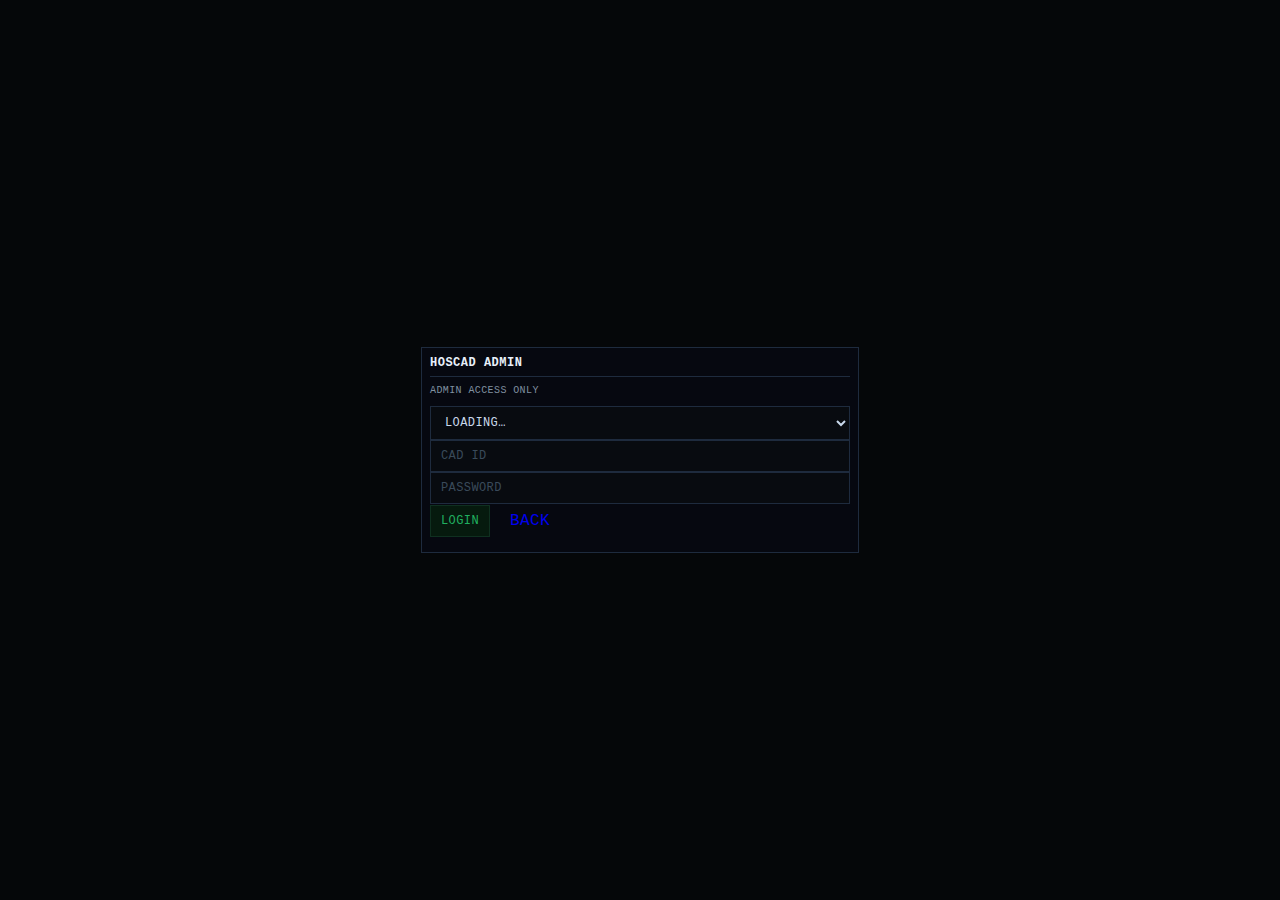
<file: admin/index.html>
<!DOCTYPE html>
<html lang="en">
<head>
  <meta charset="UTF-8" />
  <meta name="viewport" content="width=device-width, initial-scale=1" />
  <meta name="robots" content="noindex, nofollow" />
  <meta name="theme-color" content="#070a0f" />
  <title>HOSCAD ADMIN</title>
  <link rel="icon" type="image/x-icon" href="../icons/favicon.ico?v=3" />
  <link rel="stylesheet" href="../styles.css" />
  <style>
    body { padding: 0; margin: 0; }
    #loginScreen { display:flex; align-items:center; justify-content:center; min-height:100vh; }
    #adminPanel { display:none; max-width:1100px; margin:0 auto; padding:20px; }
    .admin-header { display:flex; align-items:center; gap:12px; margin-bottom:16px; border-bottom:2px solid var(--line); padding-bottom:12px; }
    .admin-title { font-size:18px; font-weight:900; color:var(--green); flex:1; }
    .admin-nav { display:flex; gap:4px; margin-bottom:16px; }
    .tab-btn { padding:6px 16px; font-size:12px; font-weight:900; background:transparent; border:1px solid var(--line); color:var(--muted); cursor:pointer; font-family:inherit; text-transform:uppercase; }
    .tab-btn.active { background:var(--blue); color:#fff; border-color:var(--blue); }
    .tab-section { display:none; }
    .tab-section.active { display:block; }
    .admin-table { width:100%; border-collapse:collapse; font-size:12px; }
    .admin-table th { text-align:left; padding:6px 10px; border-bottom:2px solid var(--line); color:var(--muted); font-weight:900; }
    .admin-table td { padding:6px 10px; border-bottom:1px solid var(--line); vertical-align:middle; }
    .admin-table tr:hover td { background:#0d1520; }
    .admin-actions { display:flex; gap:8px; margin-bottom:12px; flex-wrap:wrap; align-items:center; }
    .admin-status { font-size:11px; color:var(--muted); margin-top:4px; min-height:16px; }
    .inline-form { display:flex; gap:6px; align-items:center; flex-wrap:wrap; }
    .inline-form input { padding:4px 8px; font-size:12px; background:#0b1018; border:1px solid var(--line); color:var(--fg); font-family:inherit; text-transform:uppercase; }
    .section-title { font-size:13px; font-weight:900; color:var(--muted); margin:16px 0 8px; text-transform:uppercase; }
    .tools-grid { display:grid; grid-template-columns:repeat(auto-fill,minmax(220px,1fr)); gap:12px; margin-top:8px; }
    .tool-card { background:#0c111a; border:1px solid var(--line); padding:14px; }
    .tool-card h4 { margin:0 0 6px; font-size:12px; color:var(--muted); }
    .tool-card p { margin:0 0 10px; font-size:11px; color:#6a7a8a; }
    .tools-section-header { color:var(--muted); font-size:10px; letter-spacing:.12em; margin:18px 0 8px; border-bottom:1px solid var(--line); padding-bottom:4px; text-transform:uppercase; font-weight:900; }
    details.danger-zone { margin-top:18px; }
    details.danger-zone > summary { color:#ff6b6b; cursor:pointer; font-size:11px; font-weight:700; padding:8px; border:1px solid rgba(255,107,107,.3); background:rgba(255,107,107,.05); list-style:none; }
    details.danger-zone > summary::-webkit-details-marker { display:none; }
    details.danger-zone > summary::before { content:'▶ '; }
    details.danger-zone[open] > summary::before { content:'▼ '; }
    details.danger-zone > .tools-grid { margin-top:8px; }
    .issue-badge { background:#e09000; color:#000; border-radius:2px; padding:0 5px; font-size:10px; font-weight:900; margin-left:4px; vertical-align:middle; }
    .audit-range { display:flex; gap:4px; align-items:center; flex-wrap:wrap; }
    .audit-range input[type=date] { padding:3px 6px; font-size:11px; background:#0b1018; border:1px solid var(--line); color:var(--fg); font-family:inherit; }
  </style>
</head>
<body>

<!-- Login Screen -->
<div id="loginScreen">
  <div class="card login" style="min-width:320px;">
    <h3 style="margin-top:0;">HOSCAD ADMIN</h3>
    <div class="muted" style="margin-bottom:10px;">ADMIN ACCESS ONLY</div>
    <div class="row">
      <select id="loginRole" style="flex:1">
        <option value="">Loading…</option>
      </select>
    </div>
    <div class="row">
      <input id="loginCadId" placeholder="CAD ID" inputmode="numeric" maxlength="10" style="flex:1" />
    </div>
    <div class="row">
      <input id="loginPassword" type="password" placeholder="PASSWORD" maxlength="50" style="flex:1" />
    </div>
    <div class="row">
      <button class="btn-good" onclick="adminLogin()">LOGIN</button>
      <a href="../" class="btn-secondary" style="text-decoration:none;padding:8px 14px;">BACK</a>
    </div>
    <div id="loginErr" class="muted" style="margin-top:6px;"></div>
    <div id="forceLoginRow" style="display:none;margin-top:6px;">
      <button class="btn-warn" onclick="adminLogin(true)" style="font-size:11px;padding:4px 10px;">FORCE LOGIN (CLEAR STALE SESSION)</button>
    </div>
  </div>
</div>

<!-- Admin Panel -->
<div id="adminPanel">
  <div class="admin-header">
    <div class="admin-title">HOSCAD ADMIN</div>
    <span id="rolePill" class="pill" style="font-size:11px;"></span>
    <button class="btn-secondary" style="font-size:11px;" onclick="adminLogout()">LOGOUT</button>
    <a href="../" class="btn-secondary" style="text-decoration:none;padding:6px 12px;font-size:11px;">BOARD</a>
  </div>

  <nav class="admin-nav">
    <button class="tab-btn active" onclick="switchTab('users')">USERS</button>
    <button class="tab-btn" onclick="switchTab('units')">UNITS</button>
    <button class="tab-btn" onclick="switchTab('sessions')">SESSIONS</button>
    <button class="tab-btn" onclick="switchTab('tools')">TOOLS</button>
    <button class="tab-btn" onclick="switchTab('reports')">REPORTS</button>
    <button class="tab-btn" onclick="switchTab('types')">TYPE CODES</button>
    <button class="tab-btn" onclick="switchTab('destinations')">DESTINATIONS</button>
    <button class="tab-btn" onclick="switchTab('addresses')">ADDRESSES</button>
    <button class="tab-btn" onclick="switchTab('roster')">ROSTER</button>
    <button class="tab-btn" onclick="switchTab('crew')">CREW</button>
    <button class="tab-btn" onclick="switchTab('scope')">SCOPE</button>
    <button class="tab-btn" onclick="switchTab('dc911')">DC911</button>
    <button class="tab-btn" onclick="switchTab('issues')" style="color:#e09000;">ISSUES <span id="issuesBadge" style="display:none;" class="issue-badge"></span></button>
    <button class="tab-btn" onclick="switchTab('flags')">FEATURE FLAGS</button>
    <button class="tab-btn" onclick="switchTab('positions')">POSITIONS</button>
    <button class="tab-btn" onclick="switchTab('hazardFlags')" style="color:#f85149;">HAZARD FLAGS</button>
  </nav>

  <!-- USERS TAB -->
  <section id="tabUsers" class="tab-section active">
    <div class="admin-actions">
      <div class="inline-form">
        <input id="newUserFirst" placeholder="FIRST NAME" style="width:110px;" />
        <input id="newUserLast" placeholder="LAST NAME" style="width:110px;" />
        <button class="btn-good" style="font-size:11px;" onclick="createUser()">+ NEW USER</button>
      </div>
      <input id="usersSearch" placeholder="SEARCH..." oninput="filterUsersTable()" style="padding:4px 8px;background:#0b1018;border:1px solid var(--line);color:var(--fg);font-family:inherit;font-size:12px;width:140px;" />
      <button class="btn-secondary" style="font-size:11px;" onclick="loadUsers()">REFRESH</button>
    </div>
    <div id="usersStatus" class="admin-status">LOADING...</div>
    <table class="admin-table" id="usersTable">
      <thead><tr><th>CAD ID</th><th>USERNAME</th><th>FIRST</th><th>LAST</th><th>ROLE</th><th style="text-align:center;">BOARD</th><th style="text-align:center;">FIELD</th><th style="text-align:center;">ADMIN</th><th>LAST LOGIN</th><th>ACTIONS</th></tr></thead>
      <tbody id="usersBody"><tr><td colspan="10" class="muted">LOADING...</td></tr></tbody>
    </table>
  </section>

  <!-- UNITS TAB -->
  <section id="tabUnits" class="tab-section">
    <div class="admin-actions">
      <button class="btn-secondary" style="font-size:11px;" onclick="loadUnits()">REFRESH</button>
    </div>
    <div id="unitsStatus" class="admin-status">LOADING...</div>
    <table class="admin-table" id="unitsTable">
      <thead><tr><th>UNIT</th><th>DISPLAY</th><th>STATUS</th><th>DESTINATION</th><th>UPDATED</th><th>ACTIONS</th></tr></thead>
      <tbody id="unitsBody"><tr><td colspan="6" class="muted">LOADING...</td></tr></tbody>
    </table>
  </section>

  <!-- SESSIONS TAB -->
  <section id="tabSessions" class="tab-section">
    <div class="admin-actions">
      <button class="btn-secondary" style="font-size:11px;" onclick="loadSessions()">REFRESH</button>
      <button class="btn-danger" style="font-size:11px;" onclick="clearAllSessions()">CLEAR ALL SESSIONS</button>
    </div>
    <div id="sessionsStatus" class="admin-status">LOADING...</div>
    <table class="admin-table" id="sessionsTable">
      <thead><tr><th>USER</th><th>ROLE</th><th>LAST ACTIVE</th></tr></thead>
      <tbody id="sessionsBody"><tr><td colspan="3" class="muted">LOADING...</td></tr></tbody>
    </table>
  </section>

  <!-- REPORTS TAB -->
  <section id="tabReports" class="tab-section">
    <div class="admin-actions" style="flex-wrap:wrap;gap:6px;">
      <select id="reportPreset" style="padding:4px 8px;font-size:12px;background:#0b1018;border:1px solid var(--line);color:var(--fg);font-family:inherit;" onchange="onReportPresetChange()">
        <option value="12">LAST 12 HOURS</option>
        <option value="24" selected>LAST 24 HOURS</option>
        <option value="48">LAST 48 HOURS</option>
        <option value="168">LAST 7 DAYS</option>
        <option value="720">LAST 30 DAYS</option>
        <option value="1440">LAST 60 DAYS</option>
        <option value="2160">LAST 90 DAYS</option>
        <option value="4380">LAST 6 MONTHS</option>
        <option value="8760">LAST 12 MONTHS</option>
        <option value="custom">CUSTOM RANGE...</option>
      </select>
      <span id="customRangeInputs" style="display:none;gap:6px;align-items:center;flex-wrap:wrap;">
        <input type="date" id="reportStart" style="padding:4px 6px;font-size:12px;background:#0b1018;border:1px solid var(--line);color:var(--fg);font-family:inherit;" />
        <span class="muted" style="font-size:11px;">TO</span>
        <input type="date" id="reportEnd" style="padding:4px 6px;font-size:12px;background:#0b1018;border:1px solid var(--line);color:var(--fg);font-family:inherit;" />
      </span>
      <button class="btn-good" style="font-size:11px;" onclick="loadReports()">LOAD REPORT</button>
      <button class="btn-secondary" style="font-size:11px;" onclick="exportReportXlsx()">EXPORT XLSX</button>
    </div>
    <div id="reportsStatus" class="admin-status">SELECT WINDOW AND LOAD REPORT.</div>
    <div id="reportsContent" style="display:none;">
      <!-- OPEN AT HANDOFF — most critical for shift turnover -->
      <div id="rptOpenSection" style="margin-bottom:20px; border:1px solid #3a2010; border-radius:4px; padding:12px; background:rgba(255,128,0,.04);">
        <div class="section-title" style="color:#e09000; margin-bottom:8px;">OPEN AT HANDOFF <span id="rptOpenCount" style="font-weight:400; font-size:11px; color:#8b949e;"></span></div>
        <table class="admin-table" id="rptOpenTable">
          <thead><tr><th>ID</th><th>STATUS</th><th>TYPE</th><th>PRIORITY</th><th>SCENE</th><th>UNITS</th><th>NOTE</th><th>ELAPSED</th></tr></thead>
          <tbody id="rptOpenBody"><tr><td colspan="8" class="muted">LOADING...</td></tr></tbody>
        </table>
      </div>
      <div class="section-title">RESPONSE TIME KPIs</div>
      <table class="admin-table" id="kpiTable">
        <thead><tr><th>METRIC</th><th>AVG (MIN)</th><th>SAMPLE SIZE</th><th>TARGET (MIN)</th><th>STATUS</th></tr></thead>
        <tbody id="kpiBody"></tbody>
      </table>
      <div id="rptPercSection" style="display:none; margin-top:16px;">
        <div class="section-title">RESPONSE TIME PERCENTILES BY PRIORITY</div>
        <div class="admin-status muted" style="font-size:11px; margin-bottom:6px;">Calculated from incident timestamps. P90 = worst 10% of patient experiences.</div>
        <table class="admin-table" id="rptPercTable">
          <thead><tr><th>PRIORITY</th><th>INTERVAL</th><th>P50</th><th>P75</th><th>P90</th><th>N</th></tr></thead>
          <tbody id="rptPercBody"></tbody>
        </table>
      </div>
      <div class="section-title" style="margin-top:16px;">INCIDENTS IN WINDOW</div>
      <div id="rptIncCount" class="admin-status" style="margin-bottom:4px;"></div>
      <table class="admin-table" id="rptIncTable">
        <thead><tr><th>ID</th><th>TYPE</th><th>PRIORITY</th><th>SCENE</th><th>UNITS</th><th>STATUS</th><th>CREATED</th></tr></thead>
        <tbody id="rptIncBody"></tbody>
      </table>
      <div id="rptPriSection" style="display:none; margin-top:12px;">
        <div style="font-size:11px; font-weight:700; color:#888; letter-spacing:.06em; margin-bottom:6px;">BY PRIORITY</div>
        <table class="admin-table" style="width:auto; min-width:260px;">
          <thead><tr><th>PRIORITY</th><th>COUNT</th></tr></thead>
          <tbody id="rptPriBody"></tbody>
        </table>
      </div>
      <div class="section-title" style="margin-top:16px;">UNIT ACTIVITY</div>
      <table class="admin-table" id="rptUnitTable">
        <thead><tr><th>UNIT</th><th>DISPATCHES</th><th>D (MIN)</th><th>OS (MIN)</th><th>T (MIN)</th><th>OOS (MIN)</th><th>AV (MIN)</th></tr></thead>
        <tbody id="rptUnitBody"></tbody>
      </table>
      <div id="rptUserSection" style="display:none; margin-top:16px;">
        <div class="section-title" style="color:#4fa3e0;">USER ACTIVITY</div>
        <table class="admin-table" id="rptUserTable">
          <thead><tr><th>USER</th><th>ROLE</th><th>CAD ID</th><th>SESSIONS</th><th>ON DUTY (MIN)</th><th>INC CREATED</th><th>NOTES</th><th>ACTIONS</th><th>FIRST LOGIN</th><th>LAST ACTIVE</th></tr></thead>
          <tbody id="rptUserBody"></tbody>
        </table>
      </div>
      <div id="rptWallSection" style="display:none; margin-top:16px;">
        <div class="section-title">HOSPITAL WALL TIME BY FACILITY</div>
        <div class="admin-status muted" style="font-size:11px; margin-bottom:6px;">Time from AT HOSPITAL to HANDOFF. Target P90 ≤ 30 min.</div>
        <table class="admin-table" id="rptWallTable">
          <thead><tr><th>FACILITY</th><th>AVG (MIN)</th><th>P90 (MIN)</th><th>N</th></tr></thead>
          <tbody id="rptWallBody"></tbody>
        </table>
      </div>
      <div id="rptDispSection" style="display:none; margin-top:16px;">
        <div class="section-title">DISPOSITION BREAKDOWN</div>
        <table class="admin-table" id="rptDispTable" style="width:auto; min-width:280px;">
          <thead><tr><th>DISPOSITION</th><th>COUNT</th><th>%</th></tr></thead>
          <tbody id="rptDispBody"></tbody>
        </table>
      </div>
      <div id="rptQueueSection" style="display:none; margin-top:16px;">
        <div style="font-size:11px; font-weight:700; color:#888; letter-spacing:.06em; margin-bottom:8px;">DISPATCH MODE</div>
        <table class="admin-table" style="width:auto; min-width:340px;">
          <thead>
            <tr>
              <th>METRIC</th>
              <th>VALUE</th>
            </tr>
          </thead>
          <tbody id="rptQueueBody">
          </tbody>
        </table>
        <div id="rptAgencySection" style="display:none; margin-top:12px;">
          <div style="font-size:11px; font-weight:700; color:#888; letter-spacing:.06em; margin-bottom:6px;">BY AGENCY</div>
          <table class="admin-table" style="width:auto; min-width:260px;">
            <thead><tr><th>AGENCY</th><th>INCIDENTS</th></tr></thead>
            <tbody id="rptAgencyBody"></tbody>
          </table>
        </div>
      </div>
    </div>
  </section>

  <!-- TYPE CODES TAB -->
  <section id="tabTypes" class="tab-section">
    <div style="display:flex;align-items:center;gap:8px;flex-wrap:wrap;margin-bottom:12px;">
      <div class="section-title" style="margin:0;">INCIDENT TYPE CODES</div>
      <button class="btn-good" style="font-size:11px;" onclick="showTypeCodeForm()">+ ADD CODE</button>
      <button class="btn-secondary" style="font-size:11px;" onclick="loadTypeCodeTab()">RELOAD</button>
      <span id="typeCodesStatus" class="muted" style="font-size:11px;"></span>
    </div>
    <div id="typeCodeFormRow" style="display:none;margin-bottom:12px;background:#0c111a;border:1px solid var(--line);padding:12px;">
      <div style="display:flex;gap:8px;flex-wrap:wrap;align-items:flex-end;margin-bottom:6px;">
        <div><div style="font-size:10px;color:var(--muted);margin-bottom:3px;">CODE *</div><input id="tcFormCode" placeholder="e.g. CP1" style="width:90px;text-transform:uppercase;" maxlength="12" /></div>
        <div><div style="font-size:10px;color:var(--muted);margin-bottom:3px;">NAME *</div><input id="tcFormName" placeholder="Chest Pain" style="width:200px;" maxlength="60" /></div>
        <div><div style="font-size:10px;color:var(--muted);margin-bottom:3px;">PRIORITY *</div>
          <select id="tcFormPriority" style="width:80px;">
            <option value="">--</option>
            <option value="1">1 — Critical</option>
            <option value="2">2 — ALS</option>
            <option value="3">3 — BLS</option>
            <option value="4">4 — Routine</option>
          </select>
        </div>
        <div><div style="font-size:10px;color:var(--muted);margin-bottom:3px;">CATEGORY</div>
          <select id="tcFormCategory" style="width:130px;" onchange="toggleTcNewCat()">
            <option value="CARDIAC">CARDIAC</option>
            <option value="NEURO">NEURO</option>
            <option value="RESPIRATORY">RESPIRATORY</option>
            <option value="TRAUMA">TRAUMA</option>
            <option value="MEDICAL">MEDICAL</option>
            <option value="TRANSFER">TRANSFER</option>
            <option value="_new">+ NEW CATEGORY</option>
          </select>
          <input id="tcFormNewCategory" placeholder="NEW CATEGORY NAME" maxlength="40"
            style="display:none;margin-top:4px;width:130px;box-sizing:border-box;padding:3px 6px;background:#0b1018;border:1px solid var(--line);color:var(--fg);font-family:inherit;font-size:12px;text-transform:uppercase;" />
        </div>
        <div><div style="font-size:10px;color:var(--muted);margin-bottom:3px;">SORT ORDER</div><input id="tcFormSort" type="number" placeholder="999" style="width:70px;" /></div>
        <button class="btn-good" style="font-size:11px;" onclick="submitTypeCode()">SAVE</button>
        <button class="btn-secondary" style="font-size:11px;" onclick="hideTypeCodeForm()">CANCEL</button>
      </div>
      <div id="tcFormStatus" class="admin-status"></div>
    </div>
    <div id="typeCodesContent"></div>
  </section>

  <!-- DESTINATIONS TAB -->
  <section id="tabDestinations" class="tab-section">
    <div class="admin-actions">
      <button class="btn-good" style="font-size:11px;" onclick="showDestForm()">+ ADD DESTINATION</button>
      <button class="btn-secondary" style="font-size:11px;" onclick="loadDestinations()">REFRESH</button>
    </div>
    <div id="destFormRow" style="display:none;margin-bottom:12px;background:#0c111a;border:1px solid var(--line);padding:12px;">
      <div class="inline-form" style="gap:8px;flex-wrap:wrap;margin-bottom:6px;">
        <input id="destFormCode" placeholder="CODE (e.g. SCMC)" style="width:130px;" maxlength="20" />
        <input id="destFormName" placeholder="DISPLAY NAME" style="width:220px;" maxlength="60" />
        <button class="btn-good" style="font-size:11px;" onclick="saveDestForm()">SAVE</button>
        <button class="btn-secondary" style="font-size:11px;" onclick="hideDestForm()">CANCEL</button>
      </div>
      <div id="destFormStatus" class="admin-status"></div>
    </div>
    <div id="destsStatus" class="admin-status">LOADING...</div>
    <table class="admin-table" id="destsTable">
      <thead><tr><th>CODE</th><th>DISPLAY NAME</th><th>DIVERSION</th><th>ACTIONS</th></tr></thead>
      <tbody id="destsBody"><tr><td colspan="4" class="muted">LOADING...</td></tr></tbody>
    </table>
  </section>

  <!-- ADDRESSES TAB -->
  <section id="tabAddresses" class="tab-section">
    <div class="admin-actions">
      <button class="btn-good" style="font-size:11px;" onclick="showAddrForm()">+ ADD ADDRESS</button>
      <button class="btn-secondary" style="font-size:11px;" onclick="loadAddresses()">REFRESH</button>
    </div>
    <div id="addrFormCard" style="display:none;background:#0c111a;border:1px solid var(--line);padding:14px;margin-bottom:12px;">
      <div class="section-title" style="margin-top:0;" id="addrFormTitle">ADD ADDRESS</div>
      <div style="display:grid;grid-template-columns:repeat(auto-fill,minmax(180px,1fr));gap:8px;margin-bottom:8px;">
        <div><div class="muted" style="font-size:10px;margin-bottom:3px;">ID *</div><input id="addrFId" placeholder="SCB" style="width:100%;box-sizing:border-box;" maxlength="20" /></div>
        <div><div class="muted" style="font-size:10px;margin-bottom:3px;">NAME *</div><input id="addrFName" placeholder="ST. CHARLES BEND" style="width:100%;box-sizing:border-box;" maxlength="60" /></div>
        <div><div class="muted" style="font-size:10px;margin-bottom:3px;">ADDRESS</div><input id="addrFAddr" placeholder="2500 NE NEFF RD" style="width:100%;box-sizing:border-box;" maxlength="80" /></div>
        <div><div class="muted" style="font-size:10px;margin-bottom:3px;">CITY</div><input id="addrFCity" placeholder="BEND" style="width:100%;box-sizing:border-box;" maxlength="40" /></div>
        <div><div class="muted" style="font-size:10px;margin-bottom:3px;">STATE</div><input id="addrFState" placeholder="OR" style="width:100%;box-sizing:border-box;" maxlength="4" /></div>
        <div><div class="muted" style="font-size:10px;margin-bottom:3px;">ZIP</div><input id="addrFZip" placeholder="97701" style="width:100%;box-sizing:border-box;" maxlength="10" /></div>
        <div><div class="muted" style="font-size:10px;margin-bottom:3px;">CATEGORY</div><input id="addrFCat" placeholder="HOSPITAL" style="width:100%;box-sizing:border-box;" maxlength="30" /></div>
        <div><div class="muted" style="font-size:10px;margin-bottom:3px;">PHONE</div><input id="addrFPhone" placeholder="541-382-4321" style="width:100%;box-sizing:border-box;" maxlength="20" /></div>
      </div>
      <div style="margin-bottom:8px;">
        <div class="muted" style="font-size:10px;margin-bottom:3px;">ALIASES (PIPE-SEPARATED, LOWERCASE)</div>
        <input id="addrFAliases" placeholder="scb|st charles bend|sc bend" style="width:100%;box-sizing:border-box;max-width:500px;" maxlength="200" />
      </div>
      <div style="margin-bottom:10px;">
        <div class="muted" style="font-size:10px;margin-bottom:3px;">NOTES / CAPABILITIES</div>
        <input id="addrFNotes" placeholder="LEVEL 2 TRAUMA CENTER" style="width:100%;box-sizing:border-box;max-width:500px;" maxlength="100" />
      </div>
      <div style="display:flex;gap:8px;">
        <button class="btn-good" style="font-size:11px;" onclick="saveAddrForm()">SAVE</button>
        <button class="btn-secondary" style="font-size:11px;" onclick="hideAddrForm()">CANCEL</button>
      </div>
      <div id="addrFormStatus" class="admin-status"></div>
    </div>
    <div id="addrsStatus" class="admin-status">LOADING...</div>
    <table class="admin-table" id="addrsTable">
      <thead><tr><th>ID</th><th>NAME</th><th>ADDRESS</th><th>CITY</th><th>CATEGORY</th><th>ACTIONS</th></tr></thead>
      <tbody id="addrsBody"><tr><td colspan="6" class="muted">LOADING...</td></tr></tbody>
    </table>
  </section>

  <!-- TOOLS TAB -->
  <section id="tabTools" class="tab-section">

    <h3 class="tools-section-header">COMMUNICATIONS</h3>
    <div class="tools-grid">
      <div class="tool-card" style="grid-column:span 2;">
        <h4>BROADCAST MESSAGE</h4>
        <p>Send a system-wide message to all dispatchers on the board. Urgent messages play an alert tone.</p>
        <div style="display:flex;gap:6px;flex-wrap:wrap;align-items:center;margin-bottom:8px;">
          <input id="broadcastMsg" placeholder="MESSAGE TEXT..." maxlength="200"
            style="flex:1;min-width:200px;padding:4px 8px;font-size:12px;background:#0b1018;border:1px solid var(--line);color:var(--fg);font-family:inherit;text-transform:uppercase;" />
          <label style="display:flex;align-items:center;gap:4px;font-size:11px;white-space:nowrap;"><input type="checkbox" id="broadcastUrgent" /> URGENT</label>
          <button class="btn-good" style="font-size:11px;" onclick="sendAdminBroadcast()">SEND</button>
        </div>
        <div id="broadcastStatus" class="admin-status"></div>
      </div>
      <div class="tool-card" style="grid-column:span 2;">
        <h4>SYSTEM BANNERS</h4>
        <p>Set persistent banners visible to all dispatchers on the board. ALERT = red (high-priority). NOTE = yellow (informational).</p>
        <div style="display:flex;gap:6px;flex-wrap:wrap;align-items:center;margin-bottom:6px;">
          <span style="font-size:11px;font-weight:700;color:#ff6b6b;width:44px;flex-shrink:0;">ALERT:</span>
          <input id="bannerAlertMsg" placeholder="ALERT MESSAGE..." maxlength="200"
            style="flex:1;min-width:160px;padding:4px 8px;font-size:12px;background:#0b1018;border:1px solid var(--line);color:var(--fg);font-family:inherit;text-transform:uppercase;" />
          <button class="btn-secondary" style="font-size:11px;" onclick="setAdminBanner('ALERT')">SET</button>
          <button class="btn-danger" style="font-size:11px;" onclick="clearAdminBanner('ALERT')">CLEAR</button>
        </div>
        <div style="display:flex;gap:6px;flex-wrap:wrap;align-items:center;margin-bottom:6px;">
          <span style="font-size:11px;font-weight:700;color:#ffd66b;width:44px;flex-shrink:0;">NOTE:</span>
          <input id="bannerNoteMsg" placeholder="NOTE MESSAGE..." maxlength="200"
            style="flex:1;min-width:160px;padding:4px 8px;font-size:12px;background:#0b1018;border:1px solid var(--line);color:var(--fg);font-family:inherit;text-transform:uppercase;" />
          <button class="btn-secondary" style="font-size:11px;" onclick="setAdminBanner('NOTE')">SET</button>
          <button class="btn-secondary" style="font-size:11px;" onclick="clearAdminBanner('NOTE')">CLEAR</button>
        </div>
        <div id="bannerStatus" class="admin-status"></div>
      </div>
    </div>

    <h3 class="tools-section-header">INTEGRATION</h3>
    <div class="tools-grid">
      <div class="tool-card">
        <h4>DC911 CADVIEW</h4>
        <p>Deschutes County 911 CadView integration. Configure sync settings and unit filters.</p>
        <button class="btn-secondary" style="font-size:11px;" onclick="switchTab('dc911')">OPEN DC911 TAB →</button>
      </div>
      <div class="tool-card">
        <h4>CLEAR PP UNITS</h4>
        <p>Remove all PulsePoint-sourced units from the board. Use after disabling PP feed or to clear stale data.</p>
        <button class="btn-danger" onclick="clearPpUnits()">CLEAR PP UNITS</button>
        <div id="clearPpStatus" class="admin-status"></div>
      </div>
    </div>

    <h3 class="tools-section-header">MAINTENANCE</h3>
    <div class="tools-grid">
      <div class="tool-card">
        <h4>REBACKFILL CANONICAL ADDRESSES</h4>
        <p>Re-process all incident addresses through TypeScript normalizeAddress(). Run after a normalization logic change. IT role required.</p>
        <button class="btn-secondary" onclick="runRebackfillCanonicalAddresses()">RUN REBACKFILL</button>
        <div id="rebackfillCanonicalResult" class="admin-status"></div>
      </div>
      <div class="tool-card">
        <h4>RUN PURGE</h4>
        <p>Delete old audit records and closed incidents beyond retention window.</p>
        <button class="btn-secondary" onclick="runPurge()">RUN PURGE</button>
        <div id="purgeStatus" class="admin-status"></div>
      </div>
      <div class="tool-card">
        <h4>EXPORT AUDIT CSV</h4>
        <p>Download auth audit log as CSV. Select date range then export.</p>
        <div class="audit-range" style="margin-bottom:6px;">
          <input type="date" id="auditExportStart" />
          <span class="muted" style="font-size:10px;">TO</span>
          <input type="date" id="auditExportEnd" />
          <button class="btn-secondary" style="font-size:11px;" onclick="exportAuditDateRange()">EXPORT CSV</button>
        </div>
        <div id="exportStatus" class="admin-status"></div>
      </div>
    </div>

    <details class="danger-zone">
      <summary>⚠ DANGER ZONE — CLICK TO EXPAND</summary>
      <div class="tools-grid" style="margin-top:12px;">
        <div class="tool-card">
          <h4>CLEAR DATA</h4>
          <p>Permanently clear units, incidents, messages, or sessions data. Cannot be undone.</p>
          <div style="display:flex;gap:6px;flex-wrap:wrap;margin-bottom:8px;">
            <select id="clearWhat" style="padding:4px 8px;font-size:12px;background:#0b1018;border:1px solid var(--line);color:var(--fg);font-family:inherit;">
              <option value="MESSAGES">MESSAGES</option>
              <option value="SESSIONS">SESSIONS</option>
              <option value="UNITS">UNITS</option>
              <option value="INCIDENTS">INCIDENTS</option>
              <option value="ALL">ALL</option>
            </select>
            <button class="btn-danger" onclick="clearData()">CLEAR</button>
          </div>
          <div id="clearStatus" class="admin-status"></div>
        </div>
        <div class="tool-card" style="border-color:#1a3a1a;">
          <h4 style="color:#4ade80;">DEMO MODE</h4>
          <p>Populate the board with realistic demo incidents and unit statuses for demonstrations. All demo data is tagged <code style="font-size:10px;background:#0b1018;padding:1px 4px;">[DEMO]</code> and can be cleared instantly.</p>
          <div style="display:flex;gap:8px;flex-wrap:wrap;align-items:center;margin-bottom:8px;">
            <button class="btn-good" onclick="startDemo()" id="startDemoBtn">▶ START DEMO</button>
            <button class="btn-danger" onclick="endDemo()" id="endDemoBtn">■ END DEMO / CLEAR</button>
          </div>
          <div id="demoStatus" class="admin-status"></div>
        </div>
      </div>
    </details>

  </section>

  <!-- CREW ROSTER TAB -->
  <section id="tabCrew" class="tab-section">
    <div class="admin-actions">
      <div class="inline-form">
        <input id="newCrewName" placeholder="FULL NAME" style="width:160px;" maxlength="80" />
        <select id="newCrewCert" style="padding:4px 8px;font-size:12px;background:#0b1018;border:1px solid var(--line);color:var(--fg);font-family:inherit;">
          <option value="EMT">EMT</option>
          <option value="AEMT">AEMT</option>
          <option value="MEDIC">MEDIC</option>
          <option value="RN">RN</option>
          <option value="OTHER">OTHER</option>
        </select>
        <button class="btn-good" style="font-size:11px;" onclick="createCrewMember()">+ NEW CREW</button>
      </div>
      <button class="btn-secondary" style="font-size:11px;" onclick="loadCrew()">REFRESH</button>
    </div>
    <div id="crewStatus" class="admin-status">LOADING...</div>
    <table class="admin-table" id="crewTable">
      <thead><tr><th>CAD ID</th><th>NAME</th><th>CERT</th><th>STATUS</th><th>ACTIONS</th></tr></thead>
      <tbody id="crewBody"><tr><td colspan="5" class="muted">NO CREW MEMBERS.</td></tr></tbody>
    </table>

    <!-- CREW HISTORY -->
    <div style="margin-top:24px;border-top:1px solid var(--line);padding-top:16px;">
      <div style="font-size:12px;font-weight:700;color:var(--accent);letter-spacing:.06em;margin-bottom:10px;">CREW HISTORY</div>
      <div style="display:flex;gap:8px;flex-wrap:wrap;align-items:center;margin-bottom:10px;">
        <input id="crewHistCadId" placeholder="CAD ID (OPTIONAL)" inputmode="numeric" style="padding:4px 8px;font-size:11px;background:#0b1018;border:1px solid var(--line);color:var(--fg);font-family:inherit;width:120px;" />
        <input id="crewHistUnit" placeholder="UNIT ID (OPTIONAL)" style="padding:4px 8px;font-size:11px;background:#0b1018;border:1px solid var(--line);color:var(--fg);font-family:inherit;width:130px;" />
        <input id="crewHistFrom" type="date" style="padding:4px 8px;font-size:11px;background:#0b1018;border:1px solid var(--line);color:var(--fg);font-family:inherit;" />
        <input id="crewHistTo" type="date" style="padding:4px 8px;font-size:11px;background:#0b1018;border:1px solid var(--line);color:var(--fg);font-family:inherit;" />
        <button class="btn-secondary" style="font-size:11px;" onclick="loadCrewHistory()">LOAD</button>
      </div>
      <div id="crewHistStatus" class="admin-status"></div>
      <div style="overflow-x:auto;">
        <table class="admin-table" id="crewHistTable" style="display:none;">
          <thead><tr>
            <th>CAD ID</th><th>NAME</th><th>CERT</th><th>UNIT</th><th>ROLE</th>
            <th>LOGGED ON</th><th>LOGGED OFF</th><th>DURATION</th><th>REASON</th>
          </tr></thead>
          <tbody id="crewHistBody"></tbody>
        </table>
      </div>
    </div>
  </section>

  <!-- SCOPE TAB -->
  <section id="tabScope" class="tab-section">
    <div id="tab-scope" class="tab-panel" style="display:block;">
      <h3>DISPATCHER AGENCY ACCESS</h3>
      <p style="color:var(--muted);font-size:12px;margin-bottom:16px;">
        Controls which agencies each dispatcher can view and dispatch for.
        When scope enforcement is active, dispatchers only see units and incidents
        for their authorized agencies.
      </p>

      <div style="margin-bottom:16px;">
        <label style="font-size:11px;color:var(--muted);">ADD ACCESS</label>
        <div style="display:flex;gap:8px;margin-top:6px;flex-wrap:wrap;">
          <select id="daUsername" style="flex:1;min-width:120px;padding:6px;background:var(--surface);border:1px solid var(--border);color:var(--text);font-family:inherit;font-size:12px;">
            <option value="">SELECT USER</option>
          </select>
          <select id="daAgency" style="flex:1;min-width:120px;padding:6px;background:var(--surface);border:1px solid var(--border);color:var(--text);font-family:inherit;font-size:12px;">
            <option value="SCMC">SCMC</option>
          </select>
          <label style="display:flex;align-items:center;gap:4px;font-size:11px;"><input type="checkbox" id="daCanDispatch" checked> CAN DISPATCH</label>
          <label style="display:flex;align-items:center;gap:4px;font-size:11px;"><input type="checkbox" id="daCanView" checked> CAN VIEW</label>
          <button class="btn-good" style="font-size:11px;" onclick="addDispatcherAgency()">ADD</button>
        </div>
      </div>

      <div id="daTable" style="overflow-x:auto;">
        <div class="muted" style="padding:8px;">Loading...</div>
      </div>

      <div style="margin-top:16px;padding:12px;background:rgba(255,214,107,.05);border:1px solid rgba(255,214,107,.2);border-radius:3px;">
        <div style="font-size:11px;font-weight:700;color:#ffd66b;margin-bottom:4px;">SCOPE ENFORCEMENT STATUS</div>
        <div style="font-size:11px;color:var(--muted);">
          Scope enforcement is currently <strong id="scopeStatus" style="color:var(--accent);">INACTIVE (FEATURE_SCOPE=false)</strong>.
          All dispatchers see all agencies regardless of this table.
          To activate, enable scope enforcement in the Edge Function configuration.
        </div>
      </div>

      <!-- Agency Aliases -->
      <h3 style="margin-top:24px;">AGENCY ALIASES</h3>
      <p style="color:var(--muted);font-size:12px;margin-bottom:12px;">
        Shortcodes for the MA command. E.g. aliases <strong>BFD, BEND FIRE</strong> let dispatchers type <code>MA INC0001 BFD</code>
        instead of the full agency ID. Comma-separated. Case-insensitive.
      </p>
      <div id="agencyAliasTable" style="overflow-x:auto;"><div class="muted" style="padding:8px;">Loading...</div></div>
    </div>
  </section>

  <!-- DC911 TAB -->
  <section id="tabDc911" class="tab-section">
    <h2>DC911 CADVIEW INTEGRATION</h2>
    <p style="color:var(--muted);font-size:12px;margin-bottom:16px;">
      Deschutes County 911 CadView data sync. Units are read-only and sourced from the Go proxy
      running on a 5-minute GitHub Actions cron. Config changes take effect on the board's next poll cycle.
    </p>

    <div style="display:grid;grid-template-columns:repeat(auto-fit,minmax(280px,1fr));gap:16px;margin-bottom:16px;">

      <!-- Status card -->
      <div style="background:var(--surface);border:1px solid var(--border);border-radius:4px;padding:16px;">
        <div style="font-size:11px;font-weight:700;color:var(--muted);margin-bottom:10px;">INTEGRATION STATUS</div>
        <div id="dc911StatusBadge" style="font-size:14px;font-weight:900;margin-bottom:8px;color:var(--muted);">LOADING...</div>
        <div style="font-size:11px;color:var(--muted);margin-bottom:4px;">LAST SYNC: <span id="dc911LastSync" style="color:var(--fg);">—</span></div>
        <div style="font-size:11px;color:var(--muted);margin-bottom:12px;">ACTIVE DC911 UNITS: <span id="dc911UnitCount" style="color:var(--fg);">—</span></div>
        <button class="btn-secondary" style="font-size:10px;padding:3px 10px;" onclick="refreshDc911Status()">REFRESH STATUS</button>
      </div>

      <!-- Config card -->
      <div style="background:var(--surface);border:1px solid var(--border);border-radius:4px;padding:16px;">
        <div style="font-size:11px;font-weight:700;color:var(--muted);margin-bottom:10px;">CONFIGURATION</div>
        <label style="display:flex;align-items:center;gap:8px;margin-bottom:8px;font-size:12px;cursor:pointer;">
          <input type="checkbox" id="dc911Enabled" onchange="dc911MarkDirty()">
          ENABLE DC911 INTEGRATION
        </label>
        <div style="font-size:11px;font-weight:700;color:var(--muted);margin:10px 0 6px;">AGENCY TYPE FILTERS</div>
        <label style="display:flex;align-items:center;gap:8px;margin-bottom:6px;font-size:12px;cursor:pointer;">
          <input type="checkbox" id="dc911ShowEMS" onchange="dc911MarkDirty()"> SHOW EMS UNITS
        </label>
        <label style="display:flex;align-items:center;gap:8px;margin-bottom:6px;font-size:12px;cursor:pointer;">
          <input type="checkbox" id="dc911ShowFire" onchange="dc911MarkDirty()"> SHOW FIRE UNITS
        </label>
        <label style="display:flex;align-items:center;gap:8px;margin-bottom:12px;font-size:12px;cursor:pointer;">
          <input type="checkbox" id="dc911ShowLaw" onchange="dc911MarkDirty()"> SHOW LAW UNITS
        </label>
        <div style="display:flex;gap:8px;flex-wrap:wrap;">
          <button class="btn-good" id="dc911SaveBtn" style="font-size:11px;padding:4px 12px;" onclick="saveDc911Config()" disabled>SAVE CONFIG</button>
          <button class="btn-secondary" style="font-size:11px;padding:4px 12px;" onclick="loadDc911Config()">RELOAD</button>
        </div>
        <div id="dc911ConfigStatus" style="font-size:11px;color:var(--muted);margin-top:8px;"></div>
      </div>

    </div>

    <!-- Danger zone -->
    <div style="background:rgba(220,53,69,.06);border:1px solid rgba(220,53,69,.25);border-radius:4px;padding:12px;max-width:500px;">
      <div style="font-size:11px;font-weight:700;color:#f85149;margin-bottom:6px;">CLEAR DC911 UNITS</div>
      <div style="font-size:11px;color:var(--muted);margin-bottom:10px;">
        Deactivates all DC911-sourced units and clears the last-sync snapshot.
        Units will not return until the proxy next runs. Use if the proxy is stuck or integration is being disabled.
      </div>
      <button class="btn-danger" style="font-size:11px;padding:4px 12px;" onclick="clearDc911UnitsAdmin()">CLEAR DC911 UNITS</button>
    </div>

    <div id="dc911ActionStatus" style="font-size:12px;margin-top:12px;color:var(--muted);"></div>
  </section>

  <!-- ISSUES TAB -->
  <section id="tabIssues" class="tab-section">
    <div class="admin-actions" style="flex-wrap:wrap;gap:6px;">
      <select id="issuesFilter" onchange="loadIssues()" style="padding:4px 8px;font-size:12px;background:#0b1018;border:1px solid var(--line);color:var(--fg);font-family:inherit;">
        <option value="OPEN">OPEN</option>
        <option value="IN_PROGRESS">IN PROGRESS</option>
        <option value="WONT_FIX">WON'T FIX</option>
        <option value="RESOLVED">RESOLVED</option>
        <option value="ALL">ALL</option>
      </select>
      <button class="btn-secondary" style="font-size:11px;" onclick="loadIssues()">REFRESH</button>
    </div>
    <div id="issuesStatus" class="admin-status">LOADING...</div>
    <table class="admin-table" id="issuesTable" style="display:none;">
      <thead><tr><th>#</th><th>TIME</th><th>REPORTER</th><th>ROLE</th><th>PAGE</th><th>SEV</th><th>DESCRIPTION</th><th>STATUS</th><th>ASSIGNED</th><th>ACTIONS</th></tr></thead>
      <tbody id="issuesBody"></tbody>
    </table>
    <!-- Resolve Panel -->
    <div id="resolvePanel" style="display:none;margin-top:14px;background:#0c111a;border:1px solid var(--line);padding:14px;">
      <div style="font-weight:700;font-size:12px;margin-bottom:8px;">RESOLVE ISSUE #<span id="resolveIssueId">—</span></div>
      <div id="resolveContextBlock" style="display:none;margin-bottom:8px;background:#080d14;border:1px solid var(--line);padding:8px;overflow:auto;max-height:160px;">
        <div style="font-size:10px;color:var(--muted);margin-bottom:4px;">SYSTEM CONTEXT</div>
        <pre id="resolveContextPre" style="margin:0;font-size:10px;color:#8b949e;white-space:pre-wrap;"></pre>
      </div>
      <input id="resolveNote" placeholder="ADMIN NOTE (OPTIONAL)" maxlength="300" style="width:100%;box-sizing:border-box;padding:4px 8px;background:#111;border:1px solid var(--line);color:var(--fg);font-family:inherit;font-size:12px;text-transform:uppercase;margin-bottom:8px;" />
      <div style="display:flex;gap:8px;">
        <button class="btn-good" style="font-size:11px;" onclick="confirmResolveIssue()">RESOLVE</button>
        <button class="btn-secondary" style="font-size:11px;" onclick="cancelResolveIssue()">CANCEL</button>
        <span id="resolveStatus" class="muted" style="font-size:11px;"></span>
      </div>
    </div>
  </section>

  <!-- FEATURE FLAGS TAB -->
  <section id="tabFlags" class="tab-section">
    <h2>FEATURE FLAGS</h2>
    <p style="color:var(--muted);font-size:11px;margin-bottom:16px;">Server-side feature toggles. Changes apply to all active sessions on next poll (up to 1 minute). Some flags require a backend deploy to fully activate.</p>
    <div id="flagsStatus" class="admin-status"></div>
    <div id="flagsList"></div>
  </section>

  <!-- POSITIONS TAB -->
  <section id="tabPositions" class="tab-section">
    <h2>POSITIONS</h2>
    <p style="color:var(--muted);font-size:11px;margin-bottom:16px;">All dispatcher positions/roles. Edit label, display order, or active state. Position IDs are immutable. IT role required to create new positions.</p>
    <div style="display:flex;gap:8px;align-items:center;margin-bottom:12px;">
      <button class="btn-secondary" style="font-size:11px;" onclick="loadPositions()">REFRESH</button>
      <span id="positionsStatus" class="muted" style="font-size:11px;"></span>
    </div>
    <table class="admin-table" id="positionsTable">
      <thead><tr><th>ID</th><th>LABEL</th><th>ORDER</th><th>DISPATCHER</th><th>ADMIN</th><th>CAN RESET</th><th>ACTIVE</th><th>ACTIONS</th></tr></thead>
      <tbody id="positionsBody"></tbody>
    </table>
    <div id="createPositionForm" style="display:none;margin-top:16px;padding:12px;border:1px solid var(--line);background:#0b1018;">
      <h3 style="margin:0 0 10px;font-size:13px;">CREATE POSITION (IT ONLY)</h3>
      <div style="display:flex;gap:8px;flex-wrap:wrap;margin-bottom:8px;">
        <input id="posNewId" placeholder="POSITION ID *" style="padding:4px 8px;background:#111;border:1px solid var(--line);color:var(--fg);font-family:inherit;font-size:12px;text-transform:uppercase;width:120px;" />
        <input id="posNewLabel" placeholder="LABEL *" style="padding:4px 8px;background:#111;border:1px solid var(--line);color:var(--fg);font-family:inherit;font-size:12px;width:180px;" />
        <input id="posNewOrder" placeholder="ORDER" type="number" style="padding:4px 8px;background:#111;border:1px solid var(--line);color:var(--fg);font-family:inherit;font-size:12px;width:70px;" />
        <label style="font-size:12px;display:flex;align-items:center;gap:4px;"><input type="checkbox" id="posNewIsDisp" /> DISPATCHER</label>
        <label style="font-size:12px;display:flex;align-items:center;gap:4px;"><input type="checkbox" id="posNewIsAdmin" /> ADMIN</label>
        <label style="font-size:12px;display:flex;align-items:center;gap:4px;"><input type="checkbox" id="posNewCanReset" /> CAN RESET</label>
      </div>
      <div style="display:flex;gap:8px;">
        <button class="btn-good" style="font-size:11px;" onclick="submitCreatePosition()">CREATE</button>
        <button class="btn-secondary" style="font-size:11px;" onclick="document.getElementById('createPositionForm').style.display='none'">CANCEL</button>
        <span id="posCreateStatus" class="muted" style="font-size:11px;"></span>
      </div>
    </div>
    <div style="margin-top:12px;" id="posNewBtn">
      <button class="btn-good" style="font-size:11px;" onclick="document.getElementById('createPositionForm').style.display='block';document.getElementById('posNewBtn').style.display='none'">+ NEW POSITION</button>
    </div>
  </section>

  <!-- HAZARD FLAGS TAB -->
  <section id="tabHazardFlags" class="tab-section">
    <h2 style="color:#f85149;">HAZARD FLAGS</h2>
    <p style="color:var(--muted);font-size:11px;margin-bottom:16px;">Address-based danger and safety flags. Deactivation requires SUPV/MGR/IT role and a reason. Flags are never deleted — only deactivated.</p>

    <!-- Address Search -->
    <div style="background:#0b1018;border:1px solid var(--line);padding:14px;margin-bottom:12px;">
      <div class="section-title" style="margin-top:0;">SEARCH BY ADDRESS</div>
      <div style="display:flex;gap:8px;align-items:center;flex-wrap:wrap;">
        <input id="hfSearchAddr" placeholder="ENTER ADDRESS TO SEARCH FLAGS..." style="flex:1;min-width:240px;padding:5px 8px;background:#111;border:1px solid var(--line);color:var(--fg);font-family:inherit;font-size:12px;text-transform:uppercase;" maxlength="200" autocomplete="off"
          onkeydown="if(event.key==='Enter')loadHazardFlags()" />
        <select id="hfFilterStatus" style="padding:5px 8px;font-size:12px;background:#111;border:1px solid var(--line);color:var(--fg);font-family:inherit;">
          <option value="active">ACTIVE ONLY</option>
          <option value="all">ALL (INC. DEACTIVATED)</option>
        </select>
        <button class="btn-secondary" style="font-size:11px;" onclick="loadHazardFlags()">SEARCH</button>
        <button class="btn-secondary" style="font-size:11px;" onclick="document.getElementById('hfSearchAddr').value='';loadHazardFlags()">LOAD ALL</button>
      </div>
    </div>

    <div id="hfStatus" class="admin-status">Enter an address above and click SEARCH, or click LOAD ALL to view all flags.</div>
    <table class="admin-table" id="hfTable" style="display:none;">
      <thead><tr><th>ID</th><th>ADDRESS</th><th>CATEGORY</th><th>DESCRIPTION</th><th>SRC INC</th><th>CREATED BY</th><th>CREATED</th><th>STATUS</th><th>ACTIONS</th></tr></thead>
      <tbody id="hfBody"></tbody>
    </table>

    <!-- Deactivate Form (inline) -->
    <div id="hfDeactivatePanel" style="display:none;margin-top:14px;background:#0c111a;border:1px solid rgba(212,48,48,.4);padding:14px;">
      <div style="font-weight:700;font-size:12px;margin-bottom:8px;color:#f85149;">DEACTIVATE FLAG #<span id="hfDeactivateId">—</span></div>
      <div style="margin-bottom:8px;">
        <input id="hfDeactivateReason" placeholder="REASON REQUIRED (min 10 chars)" maxlength="200" style="width:100%;box-sizing:border-box;padding:4px 8px;background:#111;border:1px solid var(--line);color:var(--fg);font-family:inherit;font-size:12px;text-transform:uppercase;" />
      </div>
      <div style="display:flex;gap:8px;">
        <button class="btn-danger" style="font-size:11px;" onclick="confirmDeactivateFlag()">DEACTIVATE</button>
        <button class="btn-secondary" style="font-size:11px;" onclick="cancelDeactivateFlag()">CANCEL</button>
        <span id="hfDeactivateStatus" class="muted" style="font-size:11px;"></span>
      </div>
    </div>

    <!-- Create Form -->
    <div style="background:#0b1018;border:1px solid var(--line);padding:14px;margin-top:16px;">
      <div style="display:flex;align-items:center;gap:10px;margin-bottom:10px;">
        <div class="section-title" style="margin-top:0;margin-bottom:0;">CREATE NEW FLAG</div>
        <button class="btn-secondary" style="font-size:10px;padding:2px 8px;" onclick="prefillFlagAddr()" title="Copy search address into form">USE SEARCH ADDR</button>
      </div>
      <div style="display:flex;gap:8px;flex-wrap:wrap;margin-bottom:8px;">
        <input id="hfNewAddr" placeholder="ADDRESS *" style="flex:2;min-width:200px;padding:4px 8px;background:#111;border:1px solid var(--line);color:var(--fg);font-family:inherit;font-size:12px;text-transform:uppercase;" maxlength="200" autocomplete="off" />
        <select id="hfNewCat" style="flex:1;min-width:180px;padding:4px 8px;font-size:12px;background:#111;border:1px solid var(--line);color:var(--fg);font-family:inherit;text-transform:uppercase;">
          <option value="">SELECT CATEGORY *</option>
          <option value="VIOLENCE-THREATS">VIOLENCE-THREATS</option>
          <option value="WEAPONS-HISTORY">WEAPONS-HISTORY</option>
          <option value="AGGRESSIVE-ANIMAL">AGGRESSIVE-ANIMAL</option>
          <option value="HAZARDOUS-MATERIALS">HAZARDOUS-MATERIALS</option>
          <option value="ACCESS-CODE-SECURE-ENTRY">ACCESS-CODE-SECURE-ENTRY</option>
          <option value="KNOWN-MENTAL-HEALTH-RISK">KNOWN-MENTAL-HEALTH-RISK</option>
          <option value="LAW-ENFORCEMENT-SENSITIVE">LAW-ENFORCEMENT-SENSITIVE</option>
          <option value="CONTACT-PHONE">CONTACT-PHONE</option>
          <option value="OTHER">OTHER</option>
        </select>
      </div>
      <div style="margin-bottom:8px;">
        <textarea id="hfNewDesc" placeholder="DESCRIPTION * (min 20 chars for safety flags; 3 for CONTACT-PHONE/ACCESS-CODE; 40 for OTHER)" maxlength="500" style="width:100%;box-sizing:border-box;height:60px;padding:4px 8px;background:#111;border:1px solid var(--line);color:var(--fg);font-family:inherit;font-size:12px;resize:vertical;text-transform:uppercase;"></textarea>
      </div>
      <div style="margin-bottom:8px;">
        <input id="hfNewSrcInc" placeholder="SOURCE INCIDENT ID (OPTIONAL)" style="width:200px;padding:4px 8px;background:#111;border:1px solid var(--line);color:var(--fg);font-family:inherit;font-size:12px;text-transform:uppercase;" maxlength="20" autocomplete="off" />
      </div>
      <div style="display:flex;gap:8px;align-items:center;">
        <button class="btn-danger" style="font-size:11px;" onclick="submitCreateHazardFlag()">CREATE FLAG</button>
        <span id="hfCreateStatus" class="muted" style="font-size:11px;"></span>
      </div>
    </div>
  </section>

  <!-- ROSTER TAB -->
  <section id="tabRoster" class="tab-section">
    <h2>UNIT ROSTER</h2>
    <p class="muted">Registered units. Only roster units can log on. Disabled units cannot be activated.</p>
    <div style="margin-bottom:10px;display:flex;gap:8px;align-items:center;">
      <input id="rosterSearch" placeholder="SEARCH..." oninput="renderRoster()" style="padding:4px 8px;background:#0b1018;border:1px solid var(--line);color:var(--fg);font-family:inherit;font-size:12px;" />
      <button class="btn-good" onclick="openAddRoster()">+ ADD UNIT</button>
    </div>
    <table class="admin-table" id="rosterTable">
      <thead><tr><th>UNIT ID</th><th>NAME</th><th>AGENCY</th><th>TYPE</th><th>LEVEL</th><th>EXT</th><th>FLAGS</th><th>STATUS</th><th>ACTIONS</th></tr></thead>
      <tbody id="rosterBody"></tbody>
    </table>
    <div id="addRosterForm" style="display:none;margin-top:16px;padding:12px;border:1px solid var(--line);background:#0b1018;">
      <h3 style="margin:0 0 10px;">ADD ROSTER UNIT</h3>
      <div style="display:grid;grid-template-columns:1fr 1fr;gap:8px;margin-bottom:8px;">
        <input id="rNewId" placeholder="UNIT ID *" style="padding:4px 8px;background:#111;border:1px solid var(--line);color:var(--fg);font-family:inherit;font-size:12px;text-transform:uppercase;" oninput="autoFillRosterAgency()" />
        <input id="rNewName" placeholder="DISPLAY NAME" style="padding:4px 8px;background:#111;border:1px solid var(--line);color:var(--fg);font-family:inherit;font-size:12px;" />
        <input id="rNewAgency" placeholder="AGENCY" style="padding:4px 8px;background:#111;border:1px solid var(--line);color:var(--fg);font-family:inherit;font-size:12px;" />
        <select id="rNewType" style="padding:4px 8px;background:#111;border:1px solid var(--line);color:var(--fg);font-family:inherit;font-size:12px;" onchange="autoFillRosterLevel()">
          <option value="EMS">EMS</option><option value="FIRE">FIRE</option><option value="AIR">AIR</option><option value="SUPV">SUPV</option><option value="TEAM">TEAM</option><option value="OTHER">OTHER</option><option value="LAW">LAW</option><option value="DOT">DOT</option><option value="SUPPORT">SUPPORT</option>
        </select>
        <select id="rNewLevel" style="padding:4px 8px;background:#111;border:1px solid var(--line);color:var(--fg);font-family:inherit;font-size:12px;">
          <option value="">LEVEL</option><option value="ALS">ALS</option><option value="AEMT">AEMT</option><option value="BLS">BLS</option><option value="EMT">EMT</option><option value="CCT">CCT</option><option value="ASSIST">ASSIST</option>
        </select>
        <label style="display:flex;align-items:center;gap:6px;font-size:12px;"><input type="checkbox" id="rNewExt" /> EXTERNAL / MUTUAL AID</label>
      </div>
      <input id="rNewNotes" placeholder="NOTES (OPTIONAL)" style="width:100%;padding:4px 8px;background:#111;border:1px solid var(--line);color:var(--fg);font-family:inherit;font-size:12px;box-sizing:border-box;margin-bottom:8px;" />
      <div style="display:flex;gap:8px;">
        <button class="btn-good" onclick="submitAddRoster()">SAVE</button>
        <button class="btn-secondary" onclick="cancelAddRoster()">CANCEL</button>
      </div>
    </div>
  </section>
</div>

<!-- Confirm Dialog -->
<div id="confirmDialog" class="confirmDialog">
  <div class="confirmBox">
    <div class="confirmTitle" id="confirmTitle">CONFIRM</div>
    <div class="confirmMessage" id="confirmMessage"></div>
    <div class="confirmButtons">
      <button class="btn-good" id="confirmOk">OK</button>
      <button class="btn-secondary" id="confirmCancel">CANCEL</button>
    </div>
  </div>
</div>

<div id="toastContainer" class="toast-container"></div>

<script src="https://cdn.sheetjs.com/xlsx-latest/package/dist/xlsx.full.min.js"></script>
<script src="../api.js"></script>
<script>
  let ADMIN_ROLES = ['SUPV1','SUPV2','MGR1','MGR2','IT']; // updated dynamically from positions API
  let _positionsMeta = []; // full positions list loaded on startup
  let _token = '';
  let _role = '';
  let _confirmResolve = null;

  // ── Toast ─────────────────────────────────────────────────
  function showToast(msg, type = 'info', duration = 3000) {
    const container = document.getElementById('toastContainer');
    if (!container) return;
    const el = document.createElement('div');
    el.className = 'toast toast-' + type;
    el.textContent = msg;
    container.appendChild(el);
    requestAnimationFrame(() => el.classList.add('toast-visible'));
    setTimeout(() => {
      el.classList.remove('toast-visible');
      el.addEventListener('transitionend', () => el.remove(), { once: true });
    }, duration);
  }

  // ── Confirm Dialog ────────────────────────────────────────
  function showConfirm(title, msg) {
    return new Promise(resolve => {
      _confirmResolve = resolve;
      document.getElementById('confirmTitle').textContent = title;
      document.getElementById('confirmMessage').textContent = msg;
      document.getElementById('confirmDialog').classList.add('active');
    });
  }
  document.getElementById('confirmOk').onclick = () => {
    document.getElementById('confirmDialog').classList.remove('active');
    if (_confirmResolve) { _confirmResolve(true); _confirmResolve = null; }
  };
  document.getElementById('confirmCancel').onclick = () => {
    document.getElementById('confirmDialog').classList.remove('active');
    if (_confirmResolve) { _confirmResolve(false); _confirmResolve = null; }
  };

  function esc(s) {
    return String(s || '').replace(/&/g,'&amp;').replace(/</g,'&lt;').replace(/>/g,'&gt;').replace(/"/g,'&quot;');
  }

  function fmtTime(ts) {
    if (!ts) return '—';
    try {
      const d = new Date(ts);
      const mo = String(d.getMonth()+1).padStart(2,'0');
      const dd = String(d.getDate()).padStart(2,'0');
      const yy = d.getFullYear();
      const hh = String(d.getHours()).padStart(2,'0');
      const mm = String(d.getMinutes()).padStart(2,'0');
      return mo + '/' + dd + '/' + yy + ' ' + hh + ':' + mm;
    } catch(e) { return ts; }
  }

  // ── Login / Logout ────────────────────────────────────────
  async function adminLogin(force) {
    const r = (document.getElementById('loginRole').value || '').trim().toUpperCase();
    const cadId = (document.getElementById('loginCadId').value || '').trim();
    const p = (document.getElementById('loginPassword').value || '').trim();
    const err = document.getElementById('loginErr');
    const forceRow = document.getElementById('forceLoginRow');
    err.textContent = '';
    if (forceRow) forceRow.style.display = 'none';

    if (!r) { err.textContent = 'SELECT ROLE.'; return; }
    if (!cadId) { err.textContent = 'ENTER CAD ID.'; return; }
    if (!p) { err.textContent = 'ENTER PASSWORD.'; return; }
    if (!ADMIN_ROLES.includes(r)) { err.textContent = 'ADMIN ROLES ONLY.'; return; }

    err.textContent = 'CONNECTING...';
    const res = await API.login(r, cadId, p, 'admin', force || false);
    if (!res || !res.ok) {
      if (res && res.mustChangePassword) {
        const newPw = window.prompt('YOUR PASSWORD MUST BE CHANGED.\n\nENTER NEW PASSWORD (MIN 5 CHARACTERS):');
        if (!newPw || newPw.trim().length < 5) { err.textContent = 'PASSWORD MUST BE AT LEAST 5 CHARACTERS.'; return; }
        const confirm = window.prompt('CONFIRM NEW PASSWORD:');
        if (newPw !== confirm) { err.textContent = 'PASSWORDS DO NOT MATCH.'; return; }
        const chg = await API.changePasswordNoAuth(cadId, p, newPw);
        if (chg && chg.ok) {
          showToast('PASSWORD CHANGED. LOGGING IN...', 'success');
          const res2 = await API.login(r, cadId, newPw, 'admin');
          if (!res2 || !res2.ok) { err.textContent = res2?.error || 'LOGIN FAILED AFTER PASSWORD CHANGE.'; return; }
          _token = res2.token; _role = r;
          document.getElementById('loginScreen').style.display = 'none';
          document.getElementById('adminPanel').style.display = 'block';
          document.getElementById('rolePill').textContent = _role + ': ' + res2.actor;
          loadUsers();
          checkIssueBadge();
        } else { err.textContent = 'ERROR: ' + ((chg && chg.error) || 'COULD NOT CHANGE PASSWORD'); }
        return;
      }
      err.textContent = res?.error || 'LOGIN FAILED.';
      if (res && res.positionOccupied && forceRow) forceRow.style.display = 'block';
      return;
    }

    _token = res.token;
    _role = r;
    document.getElementById('loginScreen').style.display = 'none';
    document.getElementById('adminPanel').style.display = 'block';
    document.getElementById('rolePill').textContent = _role + ': ' + res.actor;
    loadUsers();
    checkIssueBadge();
  }

  async function adminLogout() {
    if (_token) { try { await API.logout(_token); } catch(e) {} }
    _token = '';
    _role = '';
    document.getElementById('adminPanel').style.display = 'none';
    document.getElementById('loginScreen').style.display = 'flex';
    document.getElementById('loginPassword').value = '';
    document.getElementById('loginErr').textContent = '';
  }

  // ── DC911 Tab ──────────────────────────────────────────────
  let _dc911Dirty = false;

  async function loadDc911Config() {
    document.getElementById('dc911ConfigStatus').textContent = 'LOADING...';
    const r = await API.dc911GetConfig(_token);
    if (!r.ok) {
      document.getElementById('dc911ConfigStatus').textContent = 'ERROR: ' + (r.error || 'FAILED');
      return;
    }
    const cfg = r.config || {};
    document.getElementById('dc911Enabled').checked  = !!cfg.enabled;
    document.getElementById('dc911ShowEMS').checked  = cfg.showEMS !== false;
    document.getElementById('dc911ShowFire').checked = cfg.showFire !== false;
    document.getElementById('dc911ShowLaw').checked  = !!cfg.showLaw;
    _dc911Dirty = false;
    document.getElementById('dc911SaveBtn').disabled = true;
    document.getElementById('dc911ConfigStatus').textContent = 'CONFIG LOADED.';
    setTimeout(() => { const el = document.getElementById('dc911ConfigStatus'); if (el) el.textContent = ''; }, 2000);
    await refreshDc911Status();
  }

  function dc911MarkDirty() {
    _dc911Dirty = true;
    document.getElementById('dc911SaveBtn').disabled = false;
  }

  async function saveDc911Config() {
    const cfg = {
      enabled:  document.getElementById('dc911Enabled').checked,
      showEMS:  document.getElementById('dc911ShowEMS').checked,
      showFire: document.getElementById('dc911ShowFire').checked,
      showLaw:  document.getElementById('dc911ShowLaw').checked
    };
    document.getElementById('dc911ConfigStatus').textContent = 'SAVING...';
    const r = await API.dc911SetConfig(_token, cfg);
    if (!r.ok) {
      document.getElementById('dc911ConfigStatus').textContent = 'ERROR: ' + (r.error || 'FAILED');
      return;
    }
    _dc911Dirty = false;
    document.getElementById('dc911SaveBtn').disabled = true;
    document.getElementById('dc911ConfigStatus').textContent = 'SAVED. BOARD WILL USE NEW FILTERS ON NEXT POLL.';
    await refreshDc911Status();
  }

  async function refreshDc911Status() {
    const badgeEl = document.getElementById('dc911StatusBadge');
    const syncEl  = document.getElementById('dc911LastSync');
    const countEl = document.getElementById('dc911UnitCount');
    // enabled state comes from checkbox (already loaded)
    const enabled = document.getElementById('dc911Enabled')?.checked;
    if (badgeEl) {
      badgeEl.textContent = enabled ? 'ENABLED' : 'DISABLED';
      badgeEl.style.color = enabled ? 'var(--green)' : 'var(--muted)';
    }
    // Get last sync time from getState meta passthrough (check STATE if available) or reload config
    try {
      const r2 = await API.dc911GetConfig(_token);
      if (r2.ok && r2.state) {
        const st = r2.state;
        if (syncEl) syncEl.textContent = st.updatedAt ? new Date(st.updatedAt).toLocaleString('en-US',{hour12:false,month:'2-digit',day:'2-digit',hour:'2-digit',minute:'2-digit'}) : 'NEVER';
      } else {
        if (syncEl) syncEl.textContent = '—';
      }
    } catch(e) {
      if (syncEl) syncEl.textContent = '—';
    }
    // Active DC911 unit count is shown on board; approximate from config
    if (countEl) countEl.textContent = '— (VISIBLE ON BOARD)';
  }

  async function clearDc911UnitsAdmin() {
    const ok = await showConfirm('CLEAR DC911 UNITS', 'DEACTIVATE ALL DC911-SOURCED UNITS AND CLEAR LAST-SYNC SNAPSHOT?\n\nUnits will not return until the proxy runs again.');
    if (!ok) return;
    const statEl = document.getElementById('dc911ActionStatus');
    if (statEl) statEl.textContent = 'CLEARING...';
    const r = await API.clearDc911Units(_token);
    if (!r.ok) {
      if (statEl) statEl.textContent = 'ERROR: ' + (r.error || 'FAILED');
      return;
    }
    if (statEl) statEl.textContent = 'CLEARED ' + (r.cleared || 0) + ' DC911 UNIT(S).';
    await refreshDc911Status();
  }

  // ── Feature Flags Tab ──────────────────────────────────────
  const FLAG_LABELS = {
    dc911_enabled:     { label: 'DC911 Integration', desc: 'Show DC911/Deschutes County CAD units on board' },
    map_enabled:       { label: 'Board Map', desc: 'Enable the MAP toolbar button and incident map overlay' },
    field_self_assign: { label: 'Field Self-Assign', desc: 'Allow field crews to self-assign to queued calls without dispatcher approval' },
    incident_export:   { label: 'Incident Export', desc: 'Enable EXPORT button and REPORT INC command on incident modal' },
    crew_pin_login:    { label: 'Crew PIN Login', desc: 'Enable field app PIN-based crew member login' },
    pp_feed_enabled:   { label: 'PulsePoint Feed', desc: 'Show PulsePoint mutual aid units on the dispatch board. Applies to all dispatchers on next poll.' },
  };

  async function loadFeatureFlags() {
    const stat = document.getElementById('flagsStatus');
    const list = document.getElementById('flagsList');
    if (!list) return;
    if (stat) stat.textContent = 'LOADING...';
    const r = await API.getFeatureFlags(_token);
    if (!r.ok) { if (stat) stat.textContent = 'ERROR: ' + (r.error || 'FAILED'); return; }
    if (stat) stat.textContent = '';
    const flags = r.flags || {};
    list.innerHTML = Object.entries(FLAG_LABELS).map(([key, meta]) => {
      const val = flags[key] !== undefined ? flags[key] : false;
      const rowId = 'flag_' + key;
      return `<div style="display:flex;align-items:flex-start;gap:12px;padding:10px 0;border-bottom:1px solid var(--line);">
        <div style="flex:1;">
          <div style="font-size:12px;font-weight:700;color:var(--fg);">${meta.label}</div>
          <div style="font-size:10px;color:var(--muted);margin-top:2px;">${meta.desc}</div>
        </div>
        <button id="${rowId}" onclick="toggleFlag('${key}', this)" style="min-width:64px;padding:4px 10px;font-family:inherit;font-size:11px;font-weight:900;cursor:pointer;border-radius:2px;border:1px solid ${val ? '#2aaa5a44' : 'var(--line)'};background:${val ? '#0a1a0a' : 'var(--bg2)'};color:${val ? '#7fffb2' : 'var(--muted)'};">${val ? 'ON' : 'OFF'}</button>
      </div>`;
    }).join('');
    list._flags = flags;
  }

  async function toggleFlag(key, btn) {
    const list = document.getElementById('flagsList');
    const flags = (list && list._flags) ? { ...list._flags } : {};
    const newVal = !flags[key];
    // Require explicit confirmation before disabling security-critical flags
    if (key === 'crew_pin_login' && newVal === false) {
      const ok = await showConfirm('DISABLE CREW PIN LOGIN?',
        'Turning this OFF removes crew ID, PIN, and capability verification from field unit logins.\n\nField units will be able to log in with a callsign only.\n\nContinue?');
      if (!ok) return;
    }
    flags[key] = newVal;
    btn.textContent = 'SAVING...';
    btn.disabled = true;
    const r = await API.setFeatureFlags(_token, { [key]: newVal });
    btn.disabled = false;
    if (!r.ok) { btn.textContent = 'ERROR'; return; }
    btn.textContent = newVal ? 'ON' : 'OFF';
    btn.style.borderColor = newVal ? '#2aaa5a44' : 'var(--line)';
    btn.style.background   = newVal ? '#0a1a0a' : 'var(--bg2)';
    btn.style.color        = newVal ? '#7fffb2' : 'var(--muted)';
    if (list) list._flags = r.flags || flags;
    showToast(FLAG_LABELS[key]?.label + ': ' + (newVal ? 'ON' : 'OFF'));
  }

  // ── Issues Tab ─────────────────────────────────────────────
  let _resolveTargetId = null;
  let _issueContexts   = {}; // id → context JSON string (avoids embedding raw JSON in onclick attr)

  const ISSUE_STATUS_COLORS = {
    OPEN: '#ffd66b', IN_PROGRESS: '#4fa3e0', WONT_FIX: '#8b949e', RESOLVED: '#7fffb2'
  };

  async function checkIssueBadge() {
    const badge = document.getElementById('issuesBadge');
    if (!badge || !_token) return;
    const r = await API.listIssues(_token, 'OPEN');
    if (!r.ok) return;
    const n = (r.issues || []).length;
    if (n > 0) {
      badge.textContent = n;
      badge.style.display = '';
    } else {
      badge.style.display = 'none';
    }
  }

  async function claimIssue(id) {
    const r = await API.updateIssue(_token, id, { assign: true });
    if (!r.ok) { showToast('ERROR: ' + (r.error || 'FAILED'), 'error'); return; }
    showToast('ISSUE #' + id + ' CLAIMED.');
    loadIssues(); checkIssueBadge();
  }

  async function wontFixIssue(id) {
    const ok = await showConfirm("WON'T FIX", "MARK ISSUE #" + id + " AS WON'T FIX?");
    if (!ok) return;
    const r = await API.updateIssue(_token, id, { status: 'WONT_FIX' });
    if (!r.ok) { showToast('ERROR: ' + (r.error || 'FAILED'), 'error'); return; }
    showToast("ISSUE #" + id + " → WON'T FIX.");
    loadIssues(); checkIssueBadge();
  }

  async function reopenIssue(id) {
    const r = await API.updateIssue(_token, id, { status: 'OPEN', assign: false });
    if (!r.ok) { showToast('ERROR: ' + (r.error || 'FAILED'), 'error'); return; }
    showToast('ISSUE #' + id + ' REOPENED.');
    loadIssues(); checkIssueBadge();
  }

  async function unassignIssue(id) {
    const r = await API.updateIssue(_token, id, { assign: false, status: 'OPEN' });
    if (!r.ok) { showToast('ERROR: ' + (r.error || 'FAILED'), 'error'); return; }
    showToast('ISSUE #' + id + ' UNASSIGNED.');
    loadIssues(); checkIssueBadge();
  }

  async function loadIssues() {
    const filter = (document.getElementById('issuesFilter') || {}).value || 'OPEN';
    const stat   = document.getElementById('issuesStatus');
    const tbl    = document.getElementById('issuesTable');
    const tbody  = document.getElementById('issuesBody');
    if (stat) stat.textContent = 'LOADING...';
    if (tbl) tbl.style.display = 'none';
    cancelResolveIssue();

    const r = await API.listIssues(_token, filter);
    if (!r.ok) { if (stat) stat.textContent = 'ERROR: ' + (r.error || 'FAILED'); return; }
    const issues = r.issues || [];
    if (stat) stat.textContent = issues.length + ' ISSUE(S) — ' + filter;

    const sevColor = { LOW: '#8b949e', MED: '#ffd66b', HIGH: '#ff6b6b' };
    _issueContexts = {};
    if (tbody) tbody.innerHTML = issues.length ? issues.map(function(iss) {
      _issueContexts[iss.id] = iss.context || ''; // store context by id — avoid embedding raw JSON in onclick
      const ts  = iss.submitted_at ? fmtTime(iss.submitted_at) : '—';
      const sc  = sevColor[iss.severity] || '#8b949e';
      const statusColor = ISSUE_STATUS_COLORS[iss.status] || '#8b949e';
      const res = iss.status === 'RESOLVED'
        ? '<span style="color:#7fffb2;font-size:10px;">RESOLVED ' + fmtTime(iss.resolved_at) + ' BY ' + esc(iss.resolved_by) + '</span>' +
          (iss.admin_note ? '<br><span style="color:#8b949e;font-size:10px;">' + esc(iss.admin_note) + '</span>' : '')
        : '';
      let btn = '';
      if (iss.status === 'OPEN') {
        btn = '<button class="btn-secondary" style="font-size:10px;padding:2px 8px;" onclick="claimIssue(' + iss.id + ')">CLAIM</button> ' +
              '<button class="btn-secondary" style="font-size:10px;padding:2px 8px;" onclick="openResolvePanel(' + iss.id + ')">RESOLVE</button> ' +
              "<button class='btn-secondary' style='font-size:10px;padding:2px 8px;' onclick=\"wontFixIssue(" + iss.id + ")\">WON'T FIX</button>";
      } else if (iss.status === 'IN_PROGRESS') {
        btn = '<button class="btn-secondary" style="font-size:10px;padding:2px 8px;" onclick="openResolvePanel(' + iss.id + ')">RESOLVE</button> ' +
              "<button class='btn-secondary' style='font-size:10px;padding:2px 8px;' onclick=\"wontFixIssue(" + iss.id + ")\">WON'T FIX</button> " +
              '<button class="btn-secondary" style="font-size:10px;padding:2px 8px;" onclick="unassignIssue(' + iss.id + ')">UNASSIGN</button>';
      } else {
        btn = '<button class="btn-secondary" style="font-size:10px;padding:2px 8px;" onclick="reopenIssue(' + iss.id + ')">REOPEN</button>';
      }
      const statusLabel = iss.status === 'RESOLVED' ? res
        : '<span style="color:' + statusColor + ';font-weight:900;">' + esc(iss.status.replace('_',' ')) + '</span>';
      const assigned = iss.assigned_to
        ? '<span style="color:#4fa3e0;font-size:11px;">' + esc(iss.assigned_to) + '</span>'
        : '<span class="muted">—</span>';
      return '<tr>' +
        '<td style="font-family:monospace;">' + iss.id + '</td>' +
        '<td>' + ts + '</td>' +
        '<td>' + esc(iss.reporter) + '</td>' +
        '<td>' + esc(iss.reporter_role) + '</td>' +
        '<td>' + esc(iss.page) + '</td>' +
        '<td style="color:' + sc + ';font-weight:900;">' + esc(iss.severity) + '</td>' +
        '<td style="max-width:220px;word-break:break-word;white-space:pre-wrap;">' + esc(iss.description) + '</td>' +
        '<td>' + statusLabel + '</td>' +
        '<td>' + assigned + '</td>' +
        '<td>' + btn + '</td>' +
        '</tr>';
    }).join('') : '<tr><td colspan="10" class="muted">NO ISSUES FOUND.</td></tr>';

    if (tbl) tbl.style.display = '';
  }

  function openResolvePanel(id) {
    _resolveTargetId = id;
    document.getElementById('resolveIssueId').textContent = id;
    document.getElementById('resolveNote').value = '';
    document.getElementById('resolveStatus').textContent = '';
    // Show context if available (read from map to avoid JSON/quote issues in onclick)
    const ctxJson = _issueContexts[id] || '';
    const ctxBlock = document.getElementById('resolveContextBlock');
    const ctxPre   = document.getElementById('resolveContextPre');
    if (ctxJson && ctxBlock && ctxPre) {
      try {
        const parsed = JSON.parse(ctxJson);
        ctxPre.textContent = JSON.stringify(parsed, null, 2);
        ctxBlock.style.display = '';
      } catch(e) {
        ctxPre.textContent = ctxJson;
        ctxBlock.style.display = '';
      }
    } else if (ctxBlock) {
      ctxBlock.style.display = 'none';
    }
    document.getElementById('resolvePanel').style.display = '';
    document.getElementById('resolveNote').focus();
  }

  function cancelResolveIssue() {
    _resolveTargetId = null;
    const p = document.getElementById('resolvePanel');
    if (p) p.style.display = 'none';
  }

  async function confirmResolveIssue() {
    if (!_resolveTargetId) return;
    const note = (document.getElementById('resolveNote').value || '').trim().toUpperCase();
    const stat = document.getElementById('resolveStatus');
    stat.textContent = 'SAVING...';
    const r = await API.updateIssue(_token, _resolveTargetId, { status: 'RESOLVED', admin_note: note });
    if (!r.ok) { stat.textContent = 'ERROR: ' + (r.error || 'UNKNOWN'); return; }
    cancelResolveIssue();
    showToast('ISSUE RESOLVED.');
    loadIssues();
    checkIssueBadge();
  }

  // ── Tab Navigation ────────────────────────────────────────
  function switchTab(name) {
    document.querySelectorAll('.tab-btn').forEach((b,i) => {
      const tabs = ['users','units','sessions','tools','reports','types','destinations','addresses','roster','crew','scope','dc911','issues','flags','positions','hazardFlags'];
      b.classList.toggle('active', tabs[i] === name);
    });
    document.querySelectorAll('.tab-section').forEach(s => s.classList.remove('active'));
    const el = document.getElementById('tab' + name.charAt(0).toUpperCase() + name.slice(1));
    if (el) el.classList.add('active');
    if (name === 'users') loadUsers();
    if (name === 'units') loadUnits();
    if (name === 'sessions') loadSessions();
    if (name === 'reports') loadReports();
    if (name === 'types') loadTypeCodeTab();
    if (name === 'destinations') loadDestinations();
    if (name === 'addresses') loadAddresses();
    if (name === 'roster') loadRoster();
    if (name === 'crew') { loadCrew(); initCrewHistoryDates(); }
    if (name === 'tools') _initAuditExportDates();
    if (name === 'scope') loadScopeTab();
    if (name === 'dc911') loadDc911Config();
    if (name === 'issues') loadIssues();
    if (name === 'flags') loadFeatureFlags();
    if (name === 'positions') loadPositions();
  }

  // ── Users Tab ─────────────────────────────────────────────
  async function loadUsers() {
    document.getElementById('usersStatus').textContent = 'LOADING...';
    const r = await API.listUsersAdmin(_token);
    if (!r.ok) { document.getElementById('usersStatus').textContent = 'ERROR: ' + r.error; return; }
    const users = r.users || [];
    document.getElementById('usersStatus').textContent = users.length + ' USER(S)';
    const body = document.getElementById('usersBody');
    if (!users.length) { body.innerHTML = '<tr><td colspan="10" class="muted">NO USERS.</td></tr>'; return; }
    // Build role options from positions meta
    const roleOpts = _positionsMeta.filter(p => p.is_active !== false)
      .sort((a, b) => (a.display_order || 0) - (b.display_order || 0))
      .map(p => `<option value="${esc(p.position_id)}">${esc(p.label || p.position_id)}</option>`)
      .join('');
    body.innerHTML = users.map(u => {
      const cadId = u.cad_id || u.cadId || '';
      const mustChangeBadge = u.mustChangePassword
        ? ' <span title="Password change required on next login" style="color:#ffd66b;font-size:10px;cursor:help;">&#9888; MUST CHANGE PW</span>'
        : '';
      const lockBadge = (u.loginFailCount || 0) >= 3
        ? ' <span title="Account has failed login attempts" style="color:#ff6b6b;font-size:11px;">&#128274;</span>'
        : '';
      const canBoard = u.canBoard || u.can_board || false;
      const canField = u.canField || u.can_field || false;
      const canAdmin = u.canAdmin || u.can_admin || false;
      const currentRole = u.role || '';
      const roleSelect = roleOpts
        ? `<select style="padding:2px 4px;font-size:11px;background:#0b1018;border:1px solid var(--line);color:var(--fg);font-family:inherit;" onchange="setUserRole('${esc(u.username)}',this.value)">
            ${_positionsMeta.filter(p => p.is_active !== false)
              .sort((a, b) => (a.display_order || 0) - (b.display_order || 0))
              .map(p => `<option value="${esc(p.position_id)}"${p.position_id === currentRole ? ' selected' : ''}>${esc(p.label || p.position_id)}</option>`)
              .join('')}
           </select>`
        : `<span style="font-size:11px;color:#8b949e;">${esc(currentRole)}</span>`;
      return `
      <tr>
        <td>${cadId
          ? `<span style="color:#4fa3e0;font-size:11px;font-weight:700;letter-spacing:0.5px;">${esc(cadId)}</span>`
          : `<button class="btn-secondary" style="font-size:10px;padding:2px 7px;" onclick="generateCadId('${esc(u.username)}')">GEN ID</button>`
        }</td>
        <td><strong>${esc(u.username)}</strong>${mustChangeBadge}${lockBadge}</td>
        <td>${esc(u.firstName || u.first_name || '')}</td>
        <td>${esc(u.lastName || u.last_name || '')}</td>
        <td>${roleSelect}</td>
        <td style="text-align:center;"><input type="checkbox" ${canBoard ? 'checked' : ''} onchange="togglePriv('${esc(u.username)}','canBoard',this.checked)" /></td>
        <td style="text-align:center;"><input type="checkbox" ${canField ? 'checked' : ''} onchange="togglePriv('${esc(u.username)}','canField',this.checked)" /></td>
        <td style="text-align:center;"><input type="checkbox" ${canAdmin ? 'checked' : ''} onchange="togglePriv('${esc(u.username)}','canAdmin',this.checked)" /></td>
        <td class="muted" style="font-size:11px;">${u.lastLogin ? fmtTime(u.lastLogin) : '—'}</td>
        <td>
          <div style="display:flex;gap:6px;align-items:center;flex-wrap:wrap;">
            <input class="pw-input" data-user="${esc(u.username)}" placeholder="NEW PASSWORD" style="padding:3px 6px;font-size:11px;background:#0b1018;border:1px solid var(--line);color:var(--fg);font-family:inherit;width:120px;" />
            <button class="btn-secondary" style="font-size:10px;padding:3px 8px;" onclick="resetPassword('${esc(u.username)}', this)">RESET PW</button>
            <button class="btn-secondary" style="font-size:10px;padding:3px 8px;" onclick="unlockAccount('${esc(u.username)}')">UNLOCK</button>
            <button class="btn-danger" style="font-size:10px;padding:3px 8px;" onclick="deleteUser('${esc(u.username)}')">DELETE</button>
          </div>
        </td>
      </tr>`;
    }).join('');
  }

  let _allUsers = [];

  function filterUsersTable() {
    const q = (document.getElementById('usersSearch')?.value || '').trim().toLowerCase();
    const rows = document.querySelectorAll('#usersBody tr');
    rows.forEach(row => {
      const text = row.textContent.toLowerCase();
      row.style.display = (!q || text.includes(q)) ? '' : 'none';
    });
  }

  async function createUser() {
    const fn = document.getElementById('newUserFirst').value.trim();
    const ln = document.getElementById('newUserLast').value.trim();
    if (!fn || !ln) { showToast('ENTER FIRST AND LAST NAME.', 'warn'); return; }
    const r = await API.newUser(_token, ln, fn);
    if (!r.ok) { showToast('ERROR: ' + r.error, 'error'); return; }
    const cadPart = r.cadId || r.cad_id ? ' / ID: ' + (r.cadId || r.cad_id) : '';
    showToast('USER CREATED: ' + r.username + cadPart + ' / PW: ' + r.password, 'success', 8000);
    document.getElementById('newUserFirst').value = '';
    document.getElementById('newUserLast').value = '';
    loadUsers();
  }

  async function resetPassword(username, btn) {
    const row = btn.closest('tr');
    const input = row.querySelector('.pw-input');
    const pw = (input?.value || '').trim();
    if (!pw) { showToast('ENTER NEW PASSWORD.', 'warn'); return; }
    const ok = await showConfirm('RESET PASSWORD', 'RESET PASSWORD FOR ' + username + '?');
    if (!ok) return;
    const r = await API.adminResetPassword(_token, username, pw);
    if (!r.ok) { showToast('ERROR: ' + r.error, 'error'); return; }
    showToast('PASSWORD RESET FOR ' + username.toUpperCase() + '.', 'success');
    if (input) input.value = '';
  }

  async function deleteUser(username) {
    const ok = await showConfirm('DELETE USER', 'DELETE USER: ' + username + '?\nTHIS CANNOT BE UNDONE.');
    if (!ok) return;
    const r = await API.delUser(_token, username);
    if (!r.ok) { showToast('ERROR: ' + r.error, 'error'); return; }
    showToast('USER DELETED: ' + username, 'success');
    loadUsers();
  }

  // Unlock a locked account (brute-force lockout cleared from ScriptCache).
  // Requires backend action 'unlockAccount' — scaffolded here, backend to be added separately.
  async function unlockAccount(username) {
    const ok = await showConfirm('UNLOCK ACCOUNT', 'UNLOCK ACCOUNT FOR ' + username + '?');
    if (!ok) return;
    const r = await API.unlockAccount(_token, username);
    if (r && r.ok) {
      showToast('ACCOUNT UNLOCKED: ' + username, 'success');
    } else {
      showToast('ERROR: ' + ((r && r.error) || 'UNKNOWN ERROR'), 'error');
    }
  }

  async function generateCadId(username) {
    const r = await API.generateCadId(_token, username);
    if (!r || !r.ok) { showToast('ERROR: ' + (r?.error || 'UNKNOWN'), 'error'); return; }
    if (r.existing) { showToast('ALREADY HAS ID: ' + r.cadId, 'warn'); }
    else { showToast('CAD ID ASSIGNED: ' + r.cadId + ' → ' + username.toUpperCase(), 'success'); }
    loadUsers();
  }

  async function togglePriv(username, priv, value) {
    const r = await API.updateUserPrivileges(_token, username, { [priv]: value });
    if (r && r.ok) {
      showToast(username.toUpperCase() + ' ' + priv.replace('can','').toUpperCase() + ': ' + (value ? 'ON' : 'OFF'), 'success');
    } else {
      showToast('ERROR: ' + ((r && r.error) || 'UNKNOWN'), 'error');
      loadUsers();
    }
  }

  async function setUserRole(username, role) {
    const r = await API.updateUserPrivileges(_token, username, { role });
    if (!r.ok) {
      showToast('ROLE UPDATE FAILED: ' + (r.error || 'UNKNOWN'), 'error');
      loadUsers();
    } else {
      showToast(username.toUpperCase() + ' ROLE → ' + role);
    }
  }

  // ── Crew Roster Tab ───────────────────────────────────────
  function initCrewHistoryDates() {
    const toEl = document.getElementById('crewHistTo');
    const fromEl = document.getElementById('crewHistFrom');
    if (!toEl || !fromEl || toEl.value) return; // don't override if already set
    const now = new Date();
    const past = new Date(now.getTime() - 7 * 24 * 3600000);
    toEl.value = now.toISOString().slice(0, 10);
    fromEl.value = past.toISOString().slice(0, 10);
  }

  async function loadCrew() {
    document.getElementById('crewStatus').textContent = 'LOADING...';
    const r = await API.listCrewRoster(_token);
    if (!r.ok) { document.getElementById('crewStatus').textContent = 'ERROR: ' + r.error; return; }
    const crew = r.crew || [];
    document.getElementById('crewStatus').textContent = crew.length + ' CREW MEMBER(S)';
    const body = document.getElementById('crewBody');
    if (!crew.length) { body.innerHTML = '<tr><td colspan="5" class="muted">NO CREW MEMBERS.</td></tr>'; return; }
    body.innerHTML = crew.map(c => `
      <tr>
        <td><span style="color:#4fa3e0;font-size:11px;font-weight:700;">${esc(c.cad_id)}</span></td>
        <td><strong>${esc(c.full_name)}</strong></td>
        <td>${esc(c.cert_level)}</td>
        <td>${c.is_active
          ? '<span style="color:#7fffb2;font-size:11px;font-weight:700;">ACTIVE</span>'
          : '<span style="color:#6a7a8a;font-size:11px;">INACTIVE</span>'}</td>
        <td>
          <div style="display:flex;gap:6px;align-items:center;flex-wrap:wrap;">
            <input class="crew-pin-input" inputmode="numeric" data-cad="${esc(c.cad_id)}" placeholder="NEW PIN (4+ DIGITS)" style="padding:3px 6px;font-size:11px;background:#0b1018;border:1px solid var(--line);color:var(--fg);font-family:inherit;width:130px;" />
            <button class="btn-secondary" style="font-size:10px;padding:3px 8px;" onclick="resetCrewPin('${esc(c.cad_id)}', this)">RESET PIN</button>
            <button class="btn-secondary" style="font-size:10px;padding:3px 8px;" onclick="toggleCrewActive('${esc(c.cad_id)}', ${!c.is_active}, '${esc(c.full_name)}', '${esc(c.cert_level)}')">${c.is_active ? 'DISABLE' : 'ENABLE'}</button>
            <button class="btn-danger" style="font-size:10px;padding:3px 8px;" onclick="deleteCrewMember('${esc(c.cad_id)}', '${esc(c.full_name)}')">DELETE</button>
          </div>
        </td>
      </tr>`).join('');
  }

  async function createCrewMember() {
    const fn = document.getElementById('newCrewName').value.trim();
    const cert = document.getElementById('newCrewCert').value;
    if (!fn) { showToast('ENTER CREW MEMBER NAME.', 'warn'); return; }
    const r = await API.addCrewMember(_token, fn, cert);
    if (!r.ok) { showToast('ERROR: ' + r.error, 'error'); return; }
    showToast('CREW ADDED: ' + r.cadId + ' / ' + r.fullName + ' / DEFAULT PIN: ' + r.defaultPin, 'success', 8000);
    document.getElementById('newCrewName').value = '';
    loadCrew();
  }

  async function resetCrewPin(cadId, btn) {
    const row = btn.closest('tr');
    const input = row.querySelector('.crew-pin-input');
    const pin = (input?.value || '').trim();
    if (!pin || pin.length < 4) { showToast('PIN MUST BE AT LEAST 4 DIGITS.', 'warn'); return; }
    const ok = await showConfirm('RESET PIN', 'RESET PIN FOR CAD ID ' + cadId + '?');
    if (!ok) return;
    const r = await API.adminSetCrewPin(_token, cadId, pin);
    if (!r.ok) { showToast('ERROR: ' + r.error, 'error'); return; }
    showToast('PIN RESET FOR ' + cadId + '.', 'success');
    if (input) input.value = '';
  }

  async function toggleCrewActive(cadId, newActive, fullName, certLevel) {
    const label = newActive ? 'ENABLE' : 'DISABLE';
    const ok = await showConfirm(label + ' CREW MEMBER', label + ' ' + fullName + ' (' + cadId + ')?');
    if (!ok) return;
    const r = await API.updateCrewMember(_token, cadId, fullName, certLevel, newActive);
    if (!r.ok) { showToast('ERROR: ' + r.error, 'error'); return; }
    showToast(label + 'D: ' + fullName, 'success');
    loadCrew();
  }

  async function deleteCrewMember(cadId, fullName) {
    const ok = await showConfirm('DELETE CREW MEMBER', 'DELETE ' + fullName + ' (CAD ' + cadId + ')?\nTHIS CANNOT BE UNDONE.');
    if (!ok) return;
    const r = await API.deleteCrewMember(_token, cadId);
    if (!r.ok) { showToast('ERROR: ' + r.error, 'error'); return; }
    showToast('DELETED: ' + fullName + ' / ' + cadId, 'success');
    loadCrew();
  }

  // ── Crew History ─────────────────────────────────────────────
  async function loadCrewHistory() {
    const cadIdFilter = (document.getElementById('crewHistCadId').value || '').trim() || null;
    const unitFilter  = (document.getElementById('crewHistUnit').value || '').trim().toUpperCase() || null;
    const fromVal     = document.getElementById('crewHistFrom').value || '';
    const toVal       = document.getElementById('crewHistTo').value || '';
    const startIso    = fromVal ? new Date(fromVal + 'T00:00:00').toISOString() : null;
    const endIso      = toVal   ? new Date(toVal   + 'T23:59:59').toISOString() : null;

    const statusEl = document.getElementById('crewHistStatus');
    const tableEl  = document.getElementById('crewHistTable');
    const bodyEl   = document.getElementById('crewHistBody');
    statusEl.textContent = 'LOADING...';
    tableEl.style.display = 'none';

    const r = await API.getCrewReport(_token, cadIdFilter, unitFilter, startIso, endIso);
    if (!r.ok) { statusEl.textContent = 'ERROR: ' + (r.error || 'UNKNOWN'); return; }

    const rows = r.assignments || r.rows || [];
    statusEl.textContent = rows.length + ' RECORD(S)';

    if (!rows.length) {
      bodyEl.innerHTML = '<tr><td colspan="9" class="muted">NO RECORDS FOUND.</td></tr>';
      tableEl.style.display = '';
      return;
    }

    function fmtLocal(ts) {
      if (!ts) return '—';
      try {
        const d = new Date(ts);
        const hh = String(d.getHours()).padStart(2,'0');
        const mm = String(d.getMinutes()).padStart(2,'0');
        const mo = String(d.getMonth()+1).padStart(2,'0');
        const dd = String(d.getDate()).padStart(2,'0');
        return hh + ':' + mm + ' ' + mo + '/' + dd;
      } catch(e) { return ts; }
    }

    function fmtDuration(onIso, offIso) {
      if (!onIso) return '—';
      if (!offIso) return '<span style="color:#7fffb2;font-weight:700;">ACTIVE</span>';
      const ms = new Date(offIso) - new Date(onIso);
      if (isNaN(ms) || ms < 0) return '—';
      const totalMins = Math.floor(ms / 60000);
      const h = Math.floor(totalMins / 60);
      const m = totalMins % 60;
      return (h > 0 ? h + 'H ' : '') + m + 'M';
    }

    bodyEl.innerHTML = rows.map(row => `
      <tr>
        <td><span style="color:#4fa3e0;font-size:11px;font-weight:700;">${esc(row.cad_id || '')}</span></td>
        <td>${esc(row.full_name || '')}</td>
        <td>${esc(row.cert_level || '')}</td>
        <td><strong>${esc(row.unit_id || '')}</strong></td>
        <td class="muted">${esc(row.crew_role || '')}</td>
        <td class="muted">${fmtLocal(row.logged_on_at)}</td>
        <td class="muted">${fmtLocal(row.logged_off_at)}</td>
        <td>${fmtDuration(row.logged_on_at, row.logged_off_at)}</td>
        <td class="muted">${esc(row.logoff_reason || (row.logoff_by ? 'LOGGED OFF BY ' + row.logoff_by : ''))}</td>
      </tr>`).join('');

    tableEl.style.display = '';
  }

  // ── Units Tab ─────────────────────────────────────────────
  async function loadUnits() {
    document.getElementById('unitsStatus').textContent = 'LOADING...';
    const r = await API.getState(_token);
    if (!r.ok) { document.getElementById('unitsStatus').textContent = 'ERROR: ' + r.error; return; }
    const units = (r.units || []).filter(u => u.active);
    document.getElementById('unitsStatus').textContent = units.length + ' ACTIVE UNIT(S)';
    const body = document.getElementById('unitsBody');
    if (!units.length) { body.innerHTML = '<tr><td colspan="6" class="muted">NO ACTIVE UNITS.</td></tr>'; return; }
    body.innerHTML = units.map(u => `
      <tr>
        <td><strong>${esc(u.unit_id)}</strong></td>
        <td>${esc(u.display_name || '')}</td>
        <td><span class="status-badge status-badge-${esc(u.status)}">${esc(u.status)}</span></td>
        <td>${esc(u.destination || '—')}</td>
        <td class="muted">${esc(u.updated_at ? fmtTime(u.updated_at) : '—')}</td>
        <td>
          <div style="display:flex;gap:6px;">
            <button class="btn-secondary" style="font-size:10px;padding:3px 8px;" onclick="ridoffUnit('${esc(u.unit_id)}', '${esc(u.updated_at || '')}')">RIDOFF</button>
            <button class="btn-danger" style="font-size:10px;padding:3px 8px;" onclick="logoffUnit('${esc(u.unit_id)}', '${esc(u.updated_at || '')}')">LOGOFF</button>
          </div>
        </td>
      </tr>`).join('');
  }

  async function logoffUnit(unitId, expectedUpdatedAt) {
    const ok = await showConfirm('LOGOFF UNIT', 'LOGOFF ' + unitId + '?');
    if (!ok) return;
    const r = await API.logoffUnit(_token, unitId, expectedUpdatedAt);
    if (!r.ok) { showToast('ERROR: ' + r.error, 'error'); return; }
    showToast('UNIT LOGGED OFF: ' + unitId, 'success');
    loadUnits();
  }

  async function ridoffUnit(unitId, expectedUpdatedAt) {
    const ok = await showConfirm('RIDOFF UNIT', 'RIDOFF ' + unitId + '? (SETS AV + CLEARS INC/DEST/NOTE)');
    if (!ok) return;
    const r = await API.ridoffUnit(_token, unitId, expectedUpdatedAt);
    if (!r.ok) { showToast('ERROR: ' + r.error, 'error'); return; }
    showToast('UNIT RIDOFF: ' + unitId, 'success');
    loadUnits();
  }

  // ── Sessions Tab ──────────────────────────────────────────
  async function loadSessions() {
    document.getElementById('sessionsStatus').textContent = 'LOADING...';
    const r = await API.who(_token);
    if (!r.ok) { document.getElementById('sessionsStatus').textContent = 'ERROR: ' + r.error; return; }
    const sessions = r.users || r.sessions || [];
    document.getElementById('sessionsStatus').textContent = sessions.length + ' ACTIVE SESSION(S)';
    const body = document.getElementById('sessionsBody');
    if (!sessions.length) { body.innerHTML = '<tr><td colspan="3" class="muted">NO ACTIVE SESSIONS.</td></tr>'; return; }
    body.innerHTML = sessions.map(s => {
      const actor = esc(s.actor || s.username || '');
      const roleColor = (s.role || '').startsWith('IT') ? '#ff7b72' : (s.role || '').startsWith('MGR') ? '#ffd66b' : (s.role || '').startsWith('SUPV') ? '#4fa3e0' : '';
      const roleStyle = roleColor ? ` style="color:${roleColor};font-weight:700;"` : '';
      const cadLabel = s.cadId ? `<span style="color:#4fa3e0;font-size:10px;margin-left:4px;">${esc(s.cadId)}</span>` : '';
      const lastActive = s.minutesAgo != null
        ? (s.minutesAgo === 0 ? 'JUST NOW' : s.minutesAgo + 'M AGO')
        : '—';
      return `<tr>
        <td><strong>${actor}</strong>${cadLabel}</td>
        <td${roleStyle}>${esc(s.role || '')}</td>
        <td class="muted">${lastActive}</td>
      </tr>`;
    }).join('');
  }

  async function clearAllSessions() {
    const ok = await showConfirm('CLEAR ALL SESSIONS', 'LOG OUT ALL USERS?\nEVERYONE WILL NEED TO RE-LOGIN.');
    if (!ok) return;
    const r = await API.clearSessions(_token);
    if (!r.ok) { showToast('ERROR: ' + r.error, 'error'); return; }
    showToast('ALL SESSIONS CLEARED.', 'success');
    adminLogout();
  }

  // ── Tools Tab ─────────────────────────────────────────────
  async function sendAdminBroadcast() {
    const msg = (document.getElementById('broadcastMsg').value || '').trim().toUpperCase();
    if (!msg) { showToast('ENTER MESSAGE TEXT.', 'warn'); return; }
    const urgent = document.getElementById('broadcastUrgent').checked;
    document.getElementById('broadcastStatus').textContent = 'SENDING...';
    const r = await API.sendBroadcast(_token, msg, urgent);
    if (!r.ok) { document.getElementById('broadcastStatus').textContent = 'ERROR: ' + (r.error || 'FAILED'); return; }
    document.getElementById('broadcastStatus').textContent = 'SENT.';
    document.getElementById('broadcastMsg').value = '';
    document.getElementById('broadcastUrgent').checked = false;
    showToast('BROADCAST SENT.', 'success');
  }

  async function setAdminBanner(kind) {
    const inputId = kind === 'ALERT' ? 'bannerAlertMsg' : 'bannerNoteMsg';
    const msg = (document.getElementById(inputId).value || '').trim().toUpperCase();
    if (!msg) { showToast('ENTER BANNER TEXT.', 'warn'); return; }
    document.getElementById('bannerStatus').textContent = 'SAVING...';
    const r = await API.setBanner(_token, kind, msg);
    if (!r.ok) { document.getElementById('bannerStatus').textContent = 'ERROR: ' + (r.error || 'FAILED'); return; }
    document.getElementById('bannerStatus').textContent = kind + ' BANNER SET.';
    showToast(kind + ' BANNER SET.', 'success');
  }

  async function clearAdminBanner(kind) {
    document.getElementById('bannerStatus').textContent = 'CLEARING...';
    const r = await API.setBanner(_token, kind, 'CLEAR');
    if (!r.ok) { document.getElementById('bannerStatus').textContent = 'ERROR: ' + (r.error || 'FAILED'); return; }
    const inputId = kind === 'ALERT' ? 'bannerAlertMsg' : 'bannerNoteMsg';
    document.getElementById(inputId).value = '';
    document.getElementById('bannerStatus').textContent = kind + ' BANNER CLEARED.';
    showToast(kind + ' BANNER CLEARED.', 'success');
  }

  async function runPhase2ASetup() {
    const ok = await showConfirm('PHASE 2A SETUP', 'CREATE AGENCY SHEETS AND ADD AGENCY_ID COLUMNS?\nSAFE TO RUN MULTIPLE TIMES.');
    if (!ok) return;
    document.getElementById('phase2aStatus').textContent = 'RUNNING...';
    const r = await API.call('phase2aSetup', _token);
    if (!r.ok) { document.getElementById('phase2aStatus').textContent = 'ERROR: ' + (r.error || 'FAILED'); return; }
    document.getElementById('phase2aStatus').textContent = (r.results || []).join(' | ');
    showToast('PHASE 2A SETUP COMPLETE.', 'success');
  }

  async function runMigrateAssignments() {
    const ok = await showConfirm('MIGRATE ASSIGNMENTS', 'BACKFILL UNITASSIGNMENTS FROM CURRENT UNITS DATA?\nRUN PHASE 2A SETUP FIRST IF NOT ALREADY DONE.');
    if (!ok) return;
    document.getElementById('migrateStatus').textContent = 'RUNNING...';
    const r = await API.call('migrateAssignments', _token);
    if (!r.ok) { document.getElementById('migrateStatus').textContent = 'ERROR: ' + (r.error || 'FAILED'); return; }
    const msg = r.message + ' (' + r.migrated + ' migrated, ' + r.skipped + ' skipped)';
    document.getElementById('migrateStatus').textContent = msg;
    if (r.mismatches && r.mismatches.length) {
      document.getElementById('migrateStatus').textContent += ' | MISMATCHES: ' + r.mismatches.join(', ');
    }
    showToast(r.ok ? 'MIGRATION COMPLETE.' : 'MIGRATION ISSUES — CHECK STATUS.', r.ok ? 'success' : 'warning');
  }

  async function runSeedAirSpecialtyRoster() {
    document.getElementById('seedAirResult').textContent = 'Running...';
    const r = await API.call('seedAirSpecialtyRoster', _token);
    document.getElementById('seedAirResult').textContent = r.ok
      ? 'Done: ' + r.message
      : 'Error: ' + (r.error || 'Unknown error');
  }

  async function runAutoAssignRosterAgencies() {
    document.getElementById('autoAssignAgencyResult').textContent = 'RUNNING...';
    const r = await API.call('autoAssignRosterAgencies', _token);
    if (!r.ok) {
      document.getElementById('autoAssignAgencyResult').textContent = 'ERROR: ' + (r.error || 'UNKNOWN');
      return;
    }
    var msg = 'DONE. UPDATED: ' + r.updated + '  SKIPPED (OUTSIDE RANGE): ' + r.skipped + '  ALREADY HAD AGENCY: ' + r.unchanged;
    if (r.warnings && r.warnings.length) msg += '\nWARNINGS: ' + r.warnings.join(', ');
    document.getElementById('autoAssignAgencyResult').textContent = msg;
  }

  async function runMigrateUnitsToRoster() {
    document.getElementById('migrateUnitsResult').textContent = 'RUNNING...';
    const r = await API.call('migrateUnitsToRoster', _token);
    if (!r.ok) {
      document.getElementById('migrateUnitsResult').textContent = 'ERROR: ' + (r.error || 'UNKNOWN');
      return;
    }
    document.getElementById('migrateUnitsResult').textContent = r.message || ('DONE. ADDED: ' + r.added + '  ALREADY IN ROSTER: ' + r.skipped);
  }

  async function runRebackfillCanonicalAddresses() {
    const ok = await showConfirm('REBACKFILL CANONICAL ADDRESSES',
      'Re-process all incidents with a scene_address using the TypeScript normalizeAddress() function.\nSafe to re-run. May take 30-60 seconds for large datasets. IT ROLE REQUIRED.');
    if (!ok) return;
    document.getElementById('rebackfillCanonicalResult').textContent = 'RUNNING...';
    const r = await API.call('rebackfillCanonicalAddresses', _token);
    if (!r.ok) { document.getElementById('rebackfillCanonicalResult').textContent = 'ERROR: ' + (r.error || 'UNKNOWN'); return; }
    document.getElementById('rebackfillCanonicalResult').textContent = 'DONE. PROCESSED: ' + r.processed + ' · UPDATED: ' + r.updated;
    showToast('CANONICAL ADDRESS BACKFILL COMPLETE.', 'success');
  }

  async function runBackfillRosterData() {
    document.getElementById('backfillRosterResult').textContent = 'RUNNING...';
    const r = await API.call('backfillRosterData', _token);
    if (!r.ok) { document.getElementById('backfillRosterResult').textContent = 'ERROR: ' + (r.error || 'UNKNOWN'); return; }
    document.getElementById('backfillRosterResult').textContent = r.message || 'DONE.';
    showToast(r.message || 'BACKFILL COMPLETE.', 'success');
  }

  async function runPurgeBlankAgencyRoster() {
    const ok = await showConfirm('PURGE BLANK-AGENCY ENTRIES', 'DELETE ALL ROSTER ENTRIES WITH NO AGENCY?\nThis removes test data. Properly seeded units all have agencies and will be kept.');
    if (!ok) return;
    document.getElementById('purgeBlankAgencyResult').textContent = 'RUNNING...';
    const r = await API.call('purgeBlankAgencyRoster', _token);
    if (!r.ok) { document.getElementById('purgeBlankAgencyResult').textContent = 'ERROR: ' + (r.error || 'UNKNOWN'); return; }
    document.getElementById('purgeBlankAgencyResult').textContent = r.message || ('DONE. REMOVED: ' + r.removed);
    showToast(r.message || 'DONE.', 'success');
  }

  async function runSeedFireEMSRoster() {
    document.getElementById('seedFireEMSResult').textContent = 'RUNNING...';
    const r = await API.call('seedFireEMSRoster', _token);
    if (!r.ok) { document.getElementById('seedFireEMSResult').textContent = 'ERROR: ' + (r.error || 'UNKNOWN'); return; }
    document.getElementById('seedFireEMSResult').textContent = r.message || ('DONE. ADDED: ' + r.added + '  UPDATED: ' + r.updated);
    showToast(r.message || 'FIRE/EMS ROSTER SEEDED.', 'success');
  }

  async function runSeedAssistingUnits() {
    document.getElementById('seedAssistingResult').textContent = 'RUNNING...';
    const r = await API.call('seedAssistingUnits', _token);
    if (!r.ok) {
      document.getElementById('seedAssistingResult').textContent = 'ERROR: ' + (r.error || 'UNKNOWN');
      return;
    }
    document.getElementById('seedAssistingResult').textContent = r.message || ('DONE. ADDED: ' + r.added + '  UPDATED: ' + r.updated);
  }

  function autoFillRosterLevel() {
    const type = (document.getElementById('rNewType')?.value || '').toLowerCase();
    const levelEl = document.getElementById('rNewLevel');
    if (!levelEl || levelEl.value) return; // Don't override manually set level
    if (type === 'law' || type === 'dot' || type === 'support') levelEl.value = 'ASSIST';
  }

  function resolveAgencyFromUnitId(uid) {
    var match = String(uid || '').toUpperCase().match(/^[MC](\d+)$/);
    if (!match) return null;
    var n = parseInt(match[1], 10);
    if (n >= 100  && n <= 199)  return 'LAPINE_FD';
    if (n >= 200  && n <= 299)  return 'SUNRIVER_FD';
    if (n >= 300  && n <= 399)  return 'BEND_FIRE';
    if (n >= 400  && n <= 499)  return 'REDMOND_FIRE';
    if (n >= 500  && n <= 599)  return 'CROOK_COUNTY_FIRE';
    if (n >= 600  && n <= 699)  return 'CLOVERDALE_FD';
    if (n >= 700  && n <= 799)  return 'SISTERS_CAMP_SHERMAN';
    if (n >= 800  && n <= 899)  return 'BLACK_BUTTE_RANCH';
    if (n >= 900  && n <= 999)  return 'ALFALFA_FD';
    if (n >= 1100 && n <= 1199) return 'CRESCENT_RFPD';
    if (n >= 1200 && n <= 1299) return 'PRINEVILLE_FIRE';
    if (n >= 1300 && n <= 1399) return 'THREE_RIVERS_FD';
    if (n >= 1700 && n <= 1799) return 'JEFFCO_FIRE_EMS';
    if (n >= 2200 && n <= 2299) return 'WARM_SPRINGS_FD';
    return null;
  }

  function autoFillRosterAgency() {
    var uid = (document.getElementById('rNewId').value || '').trim().toUpperCase();
    var agencyEl = document.getElementById('rNewAgency');
    if (!agencyEl) return;
    // Only auto-fill if agency field is currently empty
    if (agencyEl.value) return;
    var resolved = resolveAgencyFromUnitId(uid);
    if (resolved) agencyEl.value = resolved;
  }

  // ── PulsePoint Feed Toggle ─────────────────────────────────
  function initPpFeedStatus() {
    const enabled = localStorage.getItem('hoscad_pp_enabled') !== 'false';
    const statusEl = document.getElementById('ppFeedStatus');
    if (statusEl) {
      statusEl.textContent = enabled ? 'ENABLED' : 'DISABLED';
      statusEl.style.color = enabled ? '#52c41a' : '#ff4d4f';
    }
  }

  function togglePpFeed() {
    const enabled = localStorage.getItem('hoscad_pp_enabled') !== 'false';
    const newVal = !enabled;
    localStorage.setItem('hoscad_pp_enabled', newVal ? 'true' : 'false');
    const statusEl = document.getElementById('ppFeedStatus');
    if (statusEl) {
      statusEl.textContent = newVal ? 'ENABLED' : 'DISABLED';
      statusEl.style.color = newVal ? '#52c41a' : '#ff4d4f';
    }
    showToast('PULSEPOINT FEED ' + (newVal ? 'ENABLED' : 'DISABLED') + '.', newVal ? 'success' : 'warning');
  }

  // ── Demo Mode ──────────────────────────────────────────────
  async function startDemo() {
    const ok = await showConfirm('START DEMO MODE',
      'POPULATE BOARD WITH DEMO INCIDENTS AND UNIT STATUSES?\n\nThis sets 4–8 AV units to various statuses and creates 5 demo incidents.\nAll demo data is tagged [DEMO] and can be cleared with END DEMO.');
    if (!ok) return;
    const statusEl = document.getElementById('demoStatus');
    statusEl.textContent = 'STARTING DEMO...';
    statusEl.style.color = '';
    const r = await API.startDemo(_token);
    if (r && r.ok) {
      statusEl.textContent = r.message || 'DEMO ACTIVE.';
      statusEl.style.color = '#4ade80';
      showToast(r.message || 'DEMO MODE ACTIVE.', 'success');
    } else {
      statusEl.textContent = (r && r.error) ? r.error : 'FAILED.';
      statusEl.style.color = 'var(--red)';
      showToast((r && r.error) || 'DEMO START FAILED.', 'error');
    }
  }

  async function endDemo() {
    const ok = await showConfirm('END DEMO MODE',
      'CLEAR ALL DEMO DATA?\n\nCloses all [DEMO] incidents and resets all [DEMO]-tagged units back to AV.\nThis cannot be undone.');
    if (!ok) return;
    const statusEl = document.getElementById('demoStatus');
    statusEl.textContent = 'CLEARING DEMO...';
    statusEl.style.color = '';
    const r = await API.endDemo(_token);
    if (r && r.ok) {
      statusEl.textContent = r.message || 'DEMO CLEARED.';
      statusEl.style.color = 'var(--muted)';
      showToast(r.message || 'DEMO CLEARED.', 'success');
    } else {
      statusEl.textContent = (r && r.error) ? r.error : 'FAILED.';
      statusEl.style.color = 'var(--red)';
      showToast((r && r.error) || 'DEMO CLEAR FAILED.', 'error');
    }
  }

  // ── Clear PP Units ─────────────────────────────────────────
  async function clearPpUnits() {
    const ok = await showConfirm('CLEAR PP UNITS', 'REMOVE ALL PULSEPOINT-SOURCED UNITS FROM THE BOARD?\nThis will log off all units with a PP source. They will not return as long as PP feed is disabled.');
    if (!ok) return;
    document.getElementById('clearPpStatus').textContent = 'CLEARING...';
    const r = await API.clearPpUnits(_token);
    if (!r.ok) { document.getElementById('clearPpStatus').textContent = 'ERROR: ' + (r.error || 'UNKNOWN'); return; }
    document.getElementById('clearPpStatus').textContent = r.message || 'DONE.';
    showToast(r.message || 'PP UNITS CLEARED.', 'success');
  }

  async function runPurge() {
    const ok = await showConfirm('RUN PURGE', 'RUN DATA PURGE?\nDELETES OLD AUDIT AND CLOSED INCIDENT RECORDS.');
    if (!ok) return;
    document.getElementById('purgeStatus').textContent = 'RUNNING...';
    const r = await API.runPurge(_token);
    if (!r.ok) { document.getElementById('purgeStatus').textContent = 'ERROR: ' + r.error; return; }
    document.getElementById('purgeStatus').textContent = 'PURGE COMPLETE.';
    showToast('PURGE COMPLETE.', 'success');
  }

  async function exportAudit(hours) {
    document.getElementById('exportStatus').textContent = 'EXPORTING...';
    const r = await API.exportAuditCsv(_token, hours);
    if (!r.ok) { document.getElementById('exportStatus').textContent = 'ERROR: ' + r.error; return; }
    const csv = r.csv || '';
    const blob = new Blob([csv], { type: 'text/csv' });
    const url = URL.createObjectURL(blob);
    const a = document.createElement('a');
    a.href = url;
    a.download = 'hoscad-audit-' + hours + 'h-' + new Date().toISOString().slice(0,10) + '.csv';
    document.body.appendChild(a);
    a.click();
    document.body.removeChild(a);
    URL.revokeObjectURL(url);
    document.getElementById('exportStatus').textContent = 'EXPORTED.';
    showToast('AUDIT CSV DOWNLOADED.', 'success');
  }

  function _initAuditExportDates() {
    const startEl = document.getElementById('auditExportStart');
    const endEl   = document.getElementById('auditExportEnd');
    if (!startEl || !endEl || startEl.value) return;
    const now  = new Date();
    const past = new Date(now.getTime() - 7 * 24 * 3600000);
    endEl.value   = now.toISOString().slice(0, 10);
    startEl.value = past.toISOString().slice(0, 10);
  }

  async function exportAuditDateRange() {
    const startEl = document.getElementById('auditExportStart');
    const endEl   = document.getElementById('auditExportEnd');
    const start   = startEl ? startEl.value : '';
    const end     = endEl   ? endEl.value   : '';
    if (!start || !end) { showToast('SELECT START AND END DATE.', 'warn'); return; }
    const ms   = new Date(end + 'T23:59:59Z').getTime() - new Date(start + 'T00:00:00Z').getTime();
    const hours = Math.ceil(ms / 3_600_000);
    document.getElementById('exportStatus').textContent = 'EXPORTING...';
    const r = await API.exportAuditCsv(_token, hours);
    if (!r.ok) { document.getElementById('exportStatus').textContent = 'ERROR: ' + r.error; return; }
    const csv = r.csv || '';
    const blob = new Blob([csv], { type: 'text/csv' });
    const url  = URL.createObjectURL(blob);
    const a = document.createElement('a');
    a.href = url;
    a.download = 'hoscad-audit-' + start + '-to-' + end + '.csv';
    document.body.appendChild(a);
    a.click();
    document.body.removeChild(a);
    URL.revokeObjectURL(url);
    document.getElementById('exportStatus').textContent = 'EXPORTED.';
    showToast('AUDIT CSV DOWNLOADED.', 'success');
  }

  // ── Reports Tab ───────────────────────────────────────────
  const KPI_TARGETS = { 'D\u2192DE': 5, 'DE\u2192OS': 10, 'OS\u2192T': 30, 'T\u2192AV': 20 };
  let _reportData = null;

  function onReportPresetChange() {
    const val = document.getElementById('reportPreset').value;
    const customEl = document.getElementById('customRangeInputs');
    if (val === 'custom') {
      customEl.style.display = 'inline-flex';
      // Default to last 30 days
      const now = new Date();
      const past = new Date(now.getTime() - 30 * 24 * 3600000);
      document.getElementById('reportEnd').value = now.toISOString().slice(0, 10);
      document.getElementById('reportStart').value = past.toISOString().slice(0, 10);
    } else {
      customEl.style.display = 'none';
    }
  }

  async function openAdminIncPrint(id) {
    const r = await API.getIncident(_token, id);
    if (!r.ok) { alert('INCIDENT REPORT FAILED: ' + (r.error || 'ERROR')); return; }
    const w = window.open('', '_blank');
    if (!w) { alert('ALLOW POPUPS FOR INCIDENT REPORT.'); return; }
    const inc = r.incident;
    const fmt = (v) => v ? new Date(v).toLocaleTimeString('en-US',{hour:'2-digit',minute:'2-digit',hour12:false}) : '—';
    const fmtMin = (a,b) => { if(!a||!b) return null; const m=Math.round((new Date(b)-new Date(a))/60000); return m>0?m+' min':null; };
    const KPI = { 'D→DE':5,'DE→OS':10,'OS→T':30,'T→AV':20 };
    let h = `<!DOCTYPE html><html><head><title>INC ${esc(inc.incident_id)}</title>
    <style>body{font-family:monospace;background:#fff;color:#1a1a1a;padding:24px;max-width:860px;margin:0 auto;}
    h2{font-size:18px;margin:0 0 4px;}h3{font-size:13px;margin:16px 0 6px;text-transform:uppercase;border-bottom:1px solid #999;}
    table{border-collapse:collapse;width:100%;margin-bottom:12px;}
    td,th{border:1px solid #bbb;padding:5px 10px;font-size:12px;text-align:left;}th{background:#eee;width:180px;}
    .good{color:#1a7a3a;}.warn{color:#a06000;}.bad{color:#cc2222;}
    .footer{margin-top:24px;font-size:10px;color:#666;border-top:1px solid #ccc;padding-top:8px;}
    .conf{font-weight:bold;color:#cc2222;}@media print{body{padding:8px;}}</style></head><body>`;
    h += `<div style="display:flex;justify-content:space-between;align-items:flex-start;">`;
    h += `<div><h2>HOSCAD INCIDENT REPORT</h2><div style="font-size:11px;color:#555;">HOSCAD — SCMC EMS TRACKING SYSTEM</div></div>`;
    h += `<div class="conf" style="font-size:10px;text-align:right;">FOR OFFICIAL USE ONLY<br>NOT FOR PUBLIC DISTRIBUTION</div></div>`;
    h += `<h3>Incident Details</h3><table>
    <tr><th>INCIDENT #</th><td><strong>${esc(inc.incident_id)}</strong></td></tr>
    <tr><th>STATUS</th><td>${esc(inc.status)}</td></tr>
    <tr><th>TYPE</th><td>${esc(inc.incident_type||'—')}</td></tr>
    <tr><th>PRIORITY</th><td>${esc(inc.priority||'—')}</td></tr>
    <tr><th>SCENE ADDRESS</th><td>${esc(inc.scene_address||'—')}</td></tr>
    <tr><th>DESTINATION</th><td>${esc(inc.destination||'—')}</td></tr>
    <tr><th>UNITS ASSIGNED</th><td>${esc(inc.units||'—')}</td></tr>
    ${(()=>{const dm=(inc.incident_note||'').match(/\[DISP:([^\]]+)\]/i);const dv=dm?dm[1].toUpperCase():(inc.disposition||'').toUpperCase();return dv?`<tr><th>DISPOSITION</th><td>${esc(dv)}</td></tr>`:''})()}
    <tr><th>CREATED</th><td>${fmt(inc.created_at)} by ${esc(inc.created_by||'?')}</td></tr>
    <tr><th>DISPATCH TIME</th><td>${fmt(inc.dispatch_time)}</td></tr>
    <tr><th>ENROUTE TIME</th><td>${fmt(inc.enroute_time)}</td></tr>
    <tr><th>ARRIVAL TIME</th><td>${fmt(inc.arrival_time)}</td></tr>
    <tr><th>TRANSPORT TIME</th><td>${fmt(inc.transport_time)}</td></tr>
    <tr><th>AT HOSPITAL TIME</th><td>${fmt(inc.at_hospital_time)}</td></tr>
    <tr><th>INCIDENT NOTE</th><td>${esc((inc.incident_note||'').replace(/\[[A-Z]+:[^\]]*\]\s*/gi,'').trim()||'—')}</td></tr>
    </table>`;
    const rtRows=[{l:'DISPATCH → ENROUTE',a:inc.dispatch_time,b:inc.enroute_time,t:KPI['D→DE']},
      {l:'ENROUTE → ON SCENE',a:inc.enroute_time,b:inc.arrival_time,t:KPI['DE→OS']},
      {l:'ON SCENE → TRANSPORT',a:inc.arrival_time,b:inc.transport_time,t:KPI['OS→T']},
      {l:'AT HOSP → HANDOFF',a:inc.at_hospital_time,b:inc.handoff_time,t:KPI['T→AV']}].filter(r=>r.a&&r.b);
    if(rtRows.length){h+='<h3>RESPONSE TIMES</h3><table><tr><th>INTERVAL</th><th>ELAPSED</th><th>TARGET</th><th>STATUS</th></tr>';
      rtRows.forEach(r=>{const m=fmtMin(r.a,r.b);const n=m?parseInt(m):null;const c=!r.t||n==null?'':n<=r.t?'good':n<=r.t*1.5?'warn':'bad';h+=`<tr><td>${r.l}</td><td class="${c}">${m||'—'}</td><td>${r.t?r.t+' min':'—'}</td><td class="${c}">${!r.t?'—':n==null?'—':n<=r.t?'OK':'OVER'}</td></tr>`;});h+='</table>';}
    if(r.audit&&r.audit.length){h+='<h3>Incident Audit Trail</h3>';r.audit.forEach(a=>{h+=`<div style="font-size:11px;padding:3px 0;border-bottom:1px solid #eee;"><span style="color:#555;min-width:80px;display:inline-block;">${fmt(a.ts)}</span> <span style="font-weight:bold;min-width:90px;display:inline-block;">${esc((a.actor||'').toUpperCase())}</span> ${esc(a.message)}</div>`;});}
    h += `<div class="footer"><span class="conf">FOR OFFICIAL USE ONLY — HOSCAD CONFIDENTIAL OPERATIONAL RECORD</span><br>Generated: ${new Date().toISOString().slice(0,16)} UTC | HOSCAD EMS Tracking System — SCMC</div>`;
    h += '</body></html>';
    w.document.write(h); w.document.close();
    setTimeout(()=>{try{w.print();}catch(e){}},600);
  }

  async function loadReports() {
    const preset = document.getElementById('reportPreset').value;
    let hrs = null, startIso = null, endIso = null;
    if (preset === 'custom') {
      const s = document.getElementById('reportStart').value;
      const e = document.getElementById('reportEnd').value;
      if (!s || !e) { document.getElementById('reportsStatus').textContent = 'SELECT START AND END DATES.'; return; }
      startIso = s + 'T00:00:00.000Z';
      endIso   = e + 'T23:59:59.999Z';
    } else {
      hrs = parseInt(preset) || 24;
    }
    document.getElementById('reportsStatus').textContent = 'LOADING...';
    document.getElementById('reportsContent').style.display = 'none';
    // Fetch shift report and user activity in parallel
    const [r, actR] = await Promise.all([
      API.getShiftReport(_token, hrs, startIso, endIso),
      API.getUserActivityReport(_token, startIso, endIso, hrs)
    ]);
    if (!r.ok) { document.getElementById('reportsStatus').textContent = 'ERROR: ' + (r.error || 'UNKNOWN'); return; }
    _reportData = r;
    renderReports(r);
    if (actR && actR.ok) renderActivityReport(actR);
  }

  function renderReports(rpt) {
    const av = (rpt.metrics && rpt.metrics.averagesMinutes) || {};
    const ct = (rpt.metrics && rpt.metrics.counts) || {};

    // KPI table
    document.getElementById('kpiBody').innerHTML = Object.keys(KPI_TARGETS).map(k => {
      const val = av[k];
      const tgt = KPI_TARGETS[k];
      const n = ct[k] || 0;
      let cls = '', statusTxt = '—';
      if (val != null) {
        cls = val <= tgt ? 'color:#7fffb2' : val <= tgt * 1.5 ? 'color:#ffd66b' : 'color:#ff6b6b;font-weight:700';
        statusTxt = val <= tgt ? 'OK' : 'OVER TARGET';
      }
      return `<tr>
        <td>${esc(k)}</td>
        <td style="${cls}">${val != null ? val : '—'}</td>
        <td class="muted">${n ? '(n=' + n + ')' : '—'}</td>
        <td class="muted">${tgt}</td>
        <td style="${cls}">${statusTxt}</td>
      </tr>`;
    }).join('');

    // Incidents table
    const incs = rpt.incidents || [];
    document.getElementById('rptIncCount').textContent = incs.length + ' INCIDENT(S) IN WINDOW';
    document.getElementById('rptIncBody').innerHTML = incs.length
      ? incs.map(i => `<tr>
          <td><a href="#" onclick="openAdminIncPrint('${esc(i.incident_id)}');return false;" style="color:#58a6ff;text-decoration:none;" title="Open printable report" onmouseover="this.style.textDecoration='underline'" onmouseout="this.style.textDecoration='none'">${esc(i.incident_id)}</a></td>
          <td>${esc(i.incident_type || '—')}</td>
          <td>${esc(i.priority || '—')}</td>
          <td>${esc((i.scene_address || '—').substring(0, 35))}</td>
          <td>${esc(i.units || '—')}</td>
          <td>${esc(i.status)}</td>
          <td class="muted">${i.created_at ? fmtTime(i.created_at) : '—'}</td>
        </tr>`).join('')
      : '<tr><td colspan="7" class="muted">NO INCIDENTS IN WINDOW.</td></tr>';

    // Unit activity table
    const units = rpt.unitSummaries || [];
    document.getElementById('rptUnitBody').innerHTML = units.length
      ? units.map(u => {
          const ts = u.timeInStatus || {};
          return `<tr>
            <td><strong>${esc(u.unit_id)}</strong></td>
            <td>${u.dispatches}</td>
            <td>${ts['D'] || 0}</td>
            <td>${ts['OS'] || 0}</td>
            <td>${ts['T'] || 0}</td>
            <td>${ts['OOS'] || 0}</td>
            <td>${ts['AV'] || 0}</td>
          </tr>`;
        }).join('')
      : '<tr><td colspan="7" class="muted">NO UNIT ACTIVITY IN WINDOW.</td></tr>';

    // Open at handoff section
    const openIncs = rpt.openIncidents || [];
    const openCountEl = document.getElementById('rptOpenCount');
    if (openCountEl) openCountEl.textContent = '(' + openIncs.length + ' OPEN)';
    const openBody = document.getElementById('rptOpenBody');
    if (openBody) {
      if (!openIncs.length) {
        openBody.innerHTML = '<tr><td colspan="8" class="muted">NO OPEN INCIDENTS — CLEAR HANDOFF.</td></tr>';
      } else {
        const nowMs = Date.now();
        openBody.innerHTML = openIncs.map(i => {
          const startMs = new Date(i.dispatch_time || i.created_at).getTime();
          const elapsed = Math.floor((nowMs - startMs) / 60000);
          const elapsedStr = elapsed >= 60
            ? Math.floor(elapsed / 60) + 'H ' + (elapsed % 60) + 'M'
            : elapsed + 'M';
          const unitStr = Array.isArray(i.units) ? i.units.join(', ') : (i.units || '—');
          const priStyle = i.priority === 'PRI-1' || i.priority === 'CRITICAL' ? 'color:#ff6b6b;font-weight:700' : '';
          const statusStyle = i.status === 'ACTIVE' ? 'color:#4ade80' : 'color:#e8c030';
          return `<tr>
            <td><strong>${esc(i.incident_id)}</strong></td>
            <td style="${statusStyle}">${esc(i.status)}</td>
            <td>${esc(i.incident_type || '—')}</td>
            <td style="${priStyle}">${esc(i.priority || '—')}</td>
            <td>${esc((i.scene_address || '—').substring(0, 30))}</td>
            <td class="muted">${esc(unitStr)}</td>
            <td class="muted" style="font-size:10px;">${esc(i.incident_note || '').substring(0, 40)}</td>
            <td style="${elapsed > 60 ? 'color:#ff6b6b' : elapsed > 30 ? 'color:#e8c030' : ''}">${elapsedStr}</td>
          </tr>`;
        }).join('');
      }
    }

    // Priority breakdown
    const priBreak = rpt.priorityBreakdown || {};
    const priBody = document.getElementById('rptPriBody');
    const priSection = document.getElementById('rptPriSection');
    if (priBody && Object.keys(priBreak).length > 0) {
      priBody.innerHTML = Object.entries(priBreak)
        .sort((a, b) => b[1] - a[1])
        .map(([pri, cnt]) => `<tr><td>${esc(pri)}</td><td style="font-weight:700;">${cnt}</td></tr>`)
        .join('');
      if (priSection) priSection.style.display = '';
    } else if (priSection) {
      priSection.style.display = 'none';
    }

    // Response time percentiles by priority
    const rp = rpt.responsePercentiles || {};
    const percSection = document.getElementById('rptPercSection');
    const percBody = document.getElementById('rptPercBody');
    if (percSection && percBody) {
      const DISP_KEYS = ['D\u2192DE','DE\u2192OS','OS\u2192T','T\u2192TH','TH\u2192HOFF','Total'];
      const P90_TGTS = {'D\u2192DE':7,'DE\u2192OS':15,'OS\u2192T':35,'T\u2192TH':null,'TH\u2192HOFF':30,'Total':null};
      const priorities = ['ALL', ...Object.keys(rp).filter(k => k !== 'ALL').sort()];
      const rows = [];
      for (const pri of priorities) {
        const priData = rp[pri] || {};
        let firstForPri = true;
        for (const k of DISP_KEYS) {
          const d = priData[k];
          if (!d || d.n === 0) continue;
          const tgt = P90_TGTS[k];
          const p90Style = (tgt && d.p90 != null)
            ? (d.p90 <= tgt ? 'color:#7fffb2' : d.p90 <= tgt * 1.5 ? 'color:#ffd66b' : 'color:#ff6b6b;font-weight:700')
            : '';
          rows.push('<tr>'
            + '<td style="' + (firstForPri ? 'font-weight:700;border-top:1px solid var(--line)' : 'color:transparent') + '">' + esc(pri) + '</td>'
            + '<td>' + esc(k) + '</td>'
            + '<td class="muted">' + (d.p50 != null ? d.p50 : '\u2014') + '</td>'
            + '<td class="muted">' + (d.p75 != null ? d.p75 : '\u2014') + '</td>'
            + '<td style="' + p90Style + '">' + (d.p90 != null ? d.p90 : '\u2014') + '</td>'
            + '<td class="muted">' + d.n + '</td>'
            + '</tr>');
          firstForPri = false;
        }
      }
      percBody.innerHTML = rows.length ? rows.join('') : '<tr><td colspan="6" class="muted">NO TIMING DATA IN WINDOW.</td></tr>';
      percSection.style.display = rows.length ? '' : 'none';
    }

    // Facility wall times
    const fwt = rpt.facilityWallTimes || [];
    const wallSection = document.getElementById('rptWallSection');
    const wallBody = document.getElementById('rptWallBody');
    if (wallSection && wallBody) {
      if (fwt.length) {
        wallBody.innerHTML = fwt.map(function(f) {
          const p90Style = f.p90 != null ? (f.p90 <= 30 ? 'color:#7fffb2' : f.p90 <= 45 ? 'color:#ffd66b' : 'color:#ff6b6b;font-weight:700') : '';
          return '<tr>'
            + '<td><strong>' + esc(f.name || f.destId) + '</strong></td>'
            + '<td>' + (f.avg != null ? f.avg : '\u2014') + '</td>'
            + '<td style="' + p90Style + '">' + (f.p90 != null ? f.p90 : '\u2014') + '</td>'
            + '<td class="muted">' + f.n + '</td>'
            + '</tr>';
        }).join('');
        wallSection.style.display = '';
      } else {
        wallSection.style.display = 'none';
      }
    }

    // Disposition breakdown
    const db = rpt.dispositionBreakdown || {};
    const dispSection = document.getElementById('rptDispSection');
    const dispBody = document.getElementById('rptDispBody');
    if (dispSection && dispBody) {
      const dispEntries = Object.entries(db).sort(function(a, b) { return b[1] - a[1]; });
      const total = dispEntries.reduce(function(s, e) { return s + e[1]; }, 0);
      const hasRealDisp = dispEntries.some(function(e) { return e[0] !== 'NO DISP'; });
      if (hasRealDisp) {
        dispBody.innerHTML = dispEntries.map(function(e) {
          const pct = total > 0 ? Math.round(e[1] / total * 100) : 0;
          return '<tr><td>' + esc(e[0]) + '</td><td style="font-weight:700;">' + e[1] + '</td><td class="muted">' + pct + '%</td></tr>';
        }).join('');
        dispSection.style.display = '';
      } else {
        dispSection.style.display = 'none';
      }
    }

    document.getElementById('reportsStatus').textContent =
      'REPORT: ' + (rpt.windowLabel || rpt.windowHours + 'H') + ' — GENERATED ' + fmtTime(rpt.generatedAt);
    document.getElementById('reportsContent').style.display = 'block';

    // Phase 2F: queue metrics
    const qm = rpt.queueMetrics;
    const queueSection = document.getElementById('rptQueueSection');
    const queueBody = document.getElementById('rptQueueBody');
    if (qm && queueSection && queueBody) {
      const total = (qm.directCount || 0) + (qm.queuedCount || 0);
      const pctQueued = total > 0 ? Math.round((qm.queuedCount / total) * 100) : 0;
      queueBody.innerHTML = [
        ['DIRECT DISPATCH', qm.directCount || 0],
        ['QUEUED DISPATCH', qm.queuedCount || 0],
        ['% QUEUED', pctQueued + '%'],
        ['AVG QUEUE WAIT', qm.avgQueueWaitMin != null ? qm.avgQueueWaitMin + ' min' : '—']
      ].map(function(row) {
        return '<tr><td>' + row[0] + '</td><td style="font-weight:700;">' + row[1] + '</td></tr>';
      }).join('');
      queueSection.style.display = '';

      // Agency breakdown
      const agencySection = document.getElementById('rptAgencySection');
      const agencyBody = document.getElementById('rptAgencyBody');
      if (qm.agencyBreakdown && Object.keys(qm.agencyBreakdown).length > 1 && agencySection && agencyBody) {
        agencyBody.innerHTML = Object.entries(qm.agencyBreakdown)
          .sort(function(a,b){ return b[1]-a[1]; })
          .map(function(e) {
            return '<tr><td>' + e[0] + '</td><td style="font-weight:700;">' + e[1] + '</td></tr>';
          }).join('');
        agencySection.style.display = '';
      } else if (agencySection) {
        agencySection.style.display = 'none';
      }
    } else if (queueSection) {
      queueSection.style.display = 'none';
    }
  }

  function renderActivityReport(actR) {
    const section = document.getElementById('rptUserSection');
    const tbody   = document.getElementById('rptUserBody');
    if (!section || !tbody) return;
    const users = actR.users || [];
    if (!users.length) {
      section.style.display = 'none';
      return;
    }
    tbody.innerHTML = users.map(u => {
      return '<tr>' +
        '<td style="font-weight:700;">' + esc(u.username) + '</td>' +
        '<td style="color:#8b949e;">' + esc(u.role || '—') + '</td>' +
        '<td style="color:#4fa3e0;font-size:11px;">' + esc(u.cadId || '—') + '</td>' +
        '<td style="text-align:center;">' + (u.sessions || 0) + '</td>' +
        '<td style="text-align:center;">' + (u.totalMinutes || 0) + '</td>' +
        '<td style="text-align:center;">' + (u.incidentsCreated || 0) + '</td>' +
        '<td style="text-align:center;">' + (u.notesAppended || 0) + '</td>' +
        '<td style="text-align:center;">' + (u.actionsTotal || 0) + '</td>' +
        '<td class="muted" style="font-size:11px;">' + (u.firstLogin ? fmtTime(u.firstLogin) : '—') + '</td>' +
        '<td class="muted" style="font-size:11px;">' + (u.lastActive ? fmtTime(u.lastActive) : '—') + '</td>' +
        '</tr>';
    }).join('');
    section.style.display = '';
  }

  // Resolve clinical metadata (clinical_group, service_level, clinical_severity) for an incident_type string
  // incident_type format: "CAT-NATURE-DET" e.g. "CCT-CARDIAC-CRITICAL-PRI-1" or "IFT-ALS-CHEST-PAIN"
  function resolveTypeMeta(incidentType) {
    const EMPTY = { clinical_group: '', service_level: '', clinical_severity: '' };
    if (!incidentType) return EMPTY;
    const t = String(incidentType).toUpperCase().trim();
    const taxonomy = DEFAULT_TAXONOMY;
    for (const cat of Object.keys(taxonomy)) {
      if (t === cat || t.startsWith(cat + '-')) {
        const natMap = (taxonomy[cat]?.natures !== undefined) ? taxonomy[cat].natures : (taxonomy[cat] || {});
        const remainder = t === cat ? '' : t.slice(cat.length + 1);
        for (const nat of Object.keys(natMap)) {
          if (remainder === nat || remainder.startsWith(nat + '-')) {
            const nv = natMap[nat];
            return {
              clinical_group: nv?.clinical_group || '',
              service_level: nv?.service_level || '',
              clinical_severity: nv?.clinical_severity || ''
            };
          }
        }
        return { clinical_group: '', service_level: cat, clinical_severity: '' };
      }
    }
    return EMPTY;
  }

  function exportReportXlsx() {
    if (!_reportData) { showToast('LOAD REPORT FIRST.', 'warn'); return; }
    if (typeof XLSX === 'undefined') { showToast('XLSX LIBRARY NOT AVAILABLE.', 'error'); return; }
    const rpt = _reportData;
    const av = (rpt.metrics && rpt.metrics.averagesMinutes) || {};
    const ct = (rpt.metrics && rpt.metrics.counts) || {};
    const wb = XLSX.utils.book_new();

    // Sheet 1: KPI Summary
    const kpiRows = [
      ['METRIC', 'AVG (MIN)', 'SAMPLE SIZE', 'TARGET (MIN)', 'STATUS'],
      ...Object.keys(KPI_TARGETS).map(k => {
        const val = av[k]; const tgt = KPI_TARGETS[k]; const n = ct[k] || 0;
        return [k, val ?? '', n, tgt, val == null ? 'NO DATA' : val <= tgt ? 'OK' : 'OVER TARGET'];
      })
    ];
    if (rpt.metrics && rpt.metrics.longestCurrentlyOnScene) {
      const los = rpt.metrics.longestCurrentlyOnScene;
      kpiRows.push([]);
      kpiRows.push(['LONGEST ON SCENE', los.unit, los.minutes + ' MIN', '', '']);
    }
    XLSX.utils.book_append_sheet(wb, XLSX.utils.aoa_to_sheet(kpiRows), 'KPI Summary');

    // Sheet 2: Response Time Percentiles
    const rpData = rpt.responsePercentiles || {};
    const IKEYS = ['D\u2192DE','DE\u2192OS','OS\u2192T','T\u2192TH','TH\u2192HOFF','Total'];
    const percRows = [['PRIORITY','INTERVAL','P50 (MIN)','P75 (MIN)','P90 (MIN)','N']];
    const priorOrder = ['ALL', ...Object.keys(rpData).filter(k => k !== 'ALL').sort()];
    for (const pri of priorOrder) {
      const pd = rpData[pri] || {};
      for (const k of IKEYS) {
        const d = pd[k];
        if (d && d.n > 0) percRows.push([pri, k, d.p50 ?? '', d.p75 ?? '', d.p90 ?? '', d.n]);
      }
    }
    XLSX.utils.book_append_sheet(wb, XLSX.utils.aoa_to_sheet(percRows), 'Response Percentiles');

    // Sheet 3: Incidents (enhanced with timestamps + disposition + clinical group)
    XLSX.utils.book_append_sheet(wb, XLSX.utils.aoa_to_sheet([
      ['INCIDENT ID', 'TYPE', 'CLINICAL GROUP', 'PRIORITY', 'SCENE ADDRESS', 'DESTINATION', 'DISPOSITION', 'UNITS', 'STATUS', 'CREATED',
       'DISPATCH', 'ENROUTE', 'ON SCENE', 'TRANSPORT', 'AT HOSP', 'HANDOFF',
       'D\u2192DE (MIN)', 'DE\u2192OS (MIN)', 'OS\u2192T (MIN)', 'T\u2192TH (MIN)', 'TH\u2192HOFF (MIN)', 'TOTAL (MIN)'],
      ...(rpt.incidents || []).map(function(i) {
        const iv = i.intervals || {};
        const meta = resolveTypeMeta(i.incident_type || '');
        return [
          i.incident_id, i.incident_type || '', meta.clinical_group || '', i.priority || '',
          i.scene_address || '', i.destination || '', i.disposition || '',
          Array.isArray(i.units) ? i.units.join(', ') : (i.units || ''), i.status,
          i.created_at ? fmtTime(i.created_at) : '',
          i.dispatch_time     ? fmtTime(i.dispatch_time)     : '',
          i.enroute_time      ? fmtTime(i.enroute_time)      : '',
          i.arrival_time      ? fmtTime(i.arrival_time)      : '',
          i.transport_time    ? fmtTime(i.transport_time)    : '',
          i.at_hospital_time  ? fmtTime(i.at_hospital_time)  : '',
          i.handoff_time      ? fmtTime(i.handoff_time)      : '',
          iv['D\u2192DE'] ?? '', iv['DE\u2192OS'] ?? '', iv['OS\u2192T'] ?? '',
          iv['T\u2192TH'] ?? '', iv['TH\u2192HOFF'] ?? '', iv['Total'] ?? ''
        ];
      })
    ]), 'Incidents');

    // Sheet 4: Facility Wall Times
    const fwtRows = [['FACILITY','DEST ID','AVG (MIN)','P90 (MIN)','N']];
    for (const f of rpt.facilityWallTimes || []) {
      fwtRows.push([f.name || f.destId, f.destId, f.avg ?? '', f.p90 ?? '', f.n]);
    }
    XLSX.utils.book_append_sheet(wb, XLSX.utils.aoa_to_sheet(fwtRows), 'Facility Wall Times');

    // Sheet 5: Disposition Summary
    const db2 = rpt.dispositionBreakdown || {};
    const dbTotal = Object.values(db2).reduce(function(s, n) { return s + n; }, 0);
    XLSX.utils.book_append_sheet(wb, XLSX.utils.aoa_to_sheet([
      ['DISPOSITION', 'COUNT', '%'],
      ...Object.entries(db2)
        .sort(function(a, b) { return b[1] - a[1]; })
        .map(function(e) { return [e[0], e[1], dbTotal > 0 ? Math.round(e[1]/dbTotal*100) + '%' : '']; })
    ]), 'Disposition');

    // Sheet 6: Unit Activity
    XLSX.utils.book_append_sheet(wb, XLSX.utils.aoa_to_sheet([
      ['UNIT', 'DISPATCHES', 'TIME D (MIN)', 'TIME OS (MIN)', 'TIME T (MIN)', 'TIME OOS (MIN)', 'TIME AV (MIN)'],
      ...(rpt.unitSummaries || []).map(function(u) {
        const ts = u.timeInStatus || {};
        return [u.unit_id, u.dispatches, ts['D']||0, ts['OS']||0, ts['T']||0, ts['OOS']||0, ts['AV']||0];
      })
    ]), 'Unit Activity');

    // Build incident summary data for Sheets 7+8 using resolveTypeMeta
    const cgMap = {}; // clinical_group → { count, ddeTotal, ddeN, totalTotal, totalN }
    const slMap = {}; // service_level  → { count, ddeTotal, ddeN, totalTotal, totalN }
    function _addToMap(map, key, iv) {
      if (!key) return;
      if (!map[key]) map[key] = { count: 0, ddeTotal: 0, ddeN: 0, totalTotal: 0, totalN: 0 };
      map[key].count++;
      const dde = iv['D\u2192DE'];
      if (dde != null && dde !== '') { map[key].ddeTotal += Number(dde); map[key].ddeN++; }
      const tot = iv['Total'];
      if (tot != null && tot !== '') { map[key].totalTotal += Number(tot); map[key].totalN++; }
    }
    (rpt.incidents || []).forEach(function(i) {
      const meta = resolveTypeMeta(i.incident_type || '');
      const iv = i.intervals || {};
      _addToMap(cgMap, meta.clinical_group, iv);
      _addToMap(slMap, meta.service_level, iv);
    });
    const _totalIncs = (rpt.incidents || []).length;
    function _summaryRows(map, keyLabel) {
      return Object.entries(map)
        .sort(function(a, b) { return b[1].count - a[1].count; })
        .map(function(e) {
          const d = e[1];
          const pct = _totalIncs > 0 ? Math.round(d.count / _totalIncs * 100) + '%' : '';
          const avgDde = d.ddeN > 0 ? Math.round(d.ddeTotal / d.ddeN * 10) / 10 : '';
          const avgTot = d.totalN > 0 ? Math.round(d.totalTotal / d.totalN * 10) / 10 : '';
          return [e[0], d.count, pct, avgDde, avgTot];
        });
    }

    // Sheet 7: Clinical Group Summary
    XLSX.utils.book_append_sheet(wb, XLSX.utils.aoa_to_sheet([
      ['CLINICAL GROUP', 'COUNT', '% OF TOTAL', 'AVG D\u2192DE (MIN)', 'AVG TOTAL (MIN)'],
      ..._summaryRows(cgMap, 'CLINICAL GROUP')
    ]), 'Clinical Group');

    // Sheet 8: Service Level Summary
    XLSX.utils.book_append_sheet(wb, XLSX.utils.aoa_to_sheet([
      ['SERVICE LEVEL', 'COUNT', '% OF TOTAL', 'AVG D\u2192DE (MIN)', 'AVG TOTAL (MIN)'],
      ..._summaryRows(slMap, 'SERVICE LEVEL')
    ]), 'Service Level');

    const label = (rpt.windowLabel || rpt.windowHours + 'h').replace(/\s+/g, '-').replace(/[^a-z0-9\-]/gi, '');
    XLSX.writeFile(wb, 'hoscad-report-' + label + '-' + new Date().toISOString().slice(0,10) + '.xlsx');
    showToast('EXCEL REPORT DOWNLOADED — 8 SHEETS.', 'success');
  }

  // ── Type Codes Tab ─────────────────────────────────────────
  // Priority levels: PRI-1=ALS/CCT critical, PRI-2=ALS urgent, PRI-3=BLS stable, PRI-4=BLS routine
  const DEFAULT_TAXONOMY = {
    'CCT': { natures: {
      'CARDIAC-CRITICAL':    { dets: ['PRI-1'], clinical_group: 'CARDIOVASCULAR', service_level: 'CCT', clinical_severity: 'LIFE_THREATENING', legacy: false, desc: 'Cardiac arrest, cardiogenic shock, hemodynamic failure requiring CCT-level care' },
      'STEMI':               { dets: ['PRI-1'], clinical_group: 'CARDIOVASCULAR', service_level: 'CCT', clinical_severity: 'LIFE_THREATENING', legacy: false, desc: 'STEMI with active intervention (IABP, pressors, CCT-level monitoring)' },
      'POST-ARREST':         { dets: ['PRI-1'], clinical_group: 'CARDIOVASCULAR', service_level: 'CCT', clinical_severity: 'LIFE_THREATENING', legacy: false, desc: 'Post-cardiac arrest with ROSC — targeted temp management or hemodynamic instability' },
      'NEURO-CRITICAL':      { dets: ['PRI-1'], clinical_group: 'NEUROLOGICAL',   service_level: 'CCT', clinical_severity: 'LIFE_THREATENING', legacy: false, desc: 'Hemorrhagic stroke, brain herniation, ICP crisis, post-craniotomy' },
      'STROKE-ALERT':        { dets: ['PRI-1'], clinical_group: 'NEUROLOGICAL',   service_level: 'CCT', clinical_severity: 'LIFE_THREATENING', legacy: false, desc: 'Ischemic stroke with tPA on board or LVO requiring thrombectomy-capable center' },
      'RESPIRATORY-FAILURE': { dets: ['PRI-1'], clinical_group: 'RESPIRATORY',    service_level: 'CCT', clinical_severity: 'LIFE_THREATENING', legacy: false, desc: 'Intubated/vented patient, high-risk airway, CPAP-dependent respiratory failure' },
      'SEPSIS-SHOCK':        { dets: ['PRI-1'], clinical_group: 'INFECTIOUS',     service_level: 'CCT', clinical_severity: 'LIFE_THREATENING', legacy: false, desc: 'Septic shock with vasopressors — hemodynamically unstable' },
      'TRAUMA-CRITICAL':     { dets: ['PRI-1'], clinical_group: 'TRAUMA',         service_level: 'CCT', clinical_severity: 'LIFE_THREATENING', legacy: false, desc: 'Unstable multi-system trauma, hemorrhagic shock, damage-control surgery post-op' },
      'BURN-CRITICAL':       { dets: ['PRI-1'], clinical_group: 'TRAUMA',         service_level: 'CCT', clinical_severity: 'LIFE_THREATENING', legacy: false, desc: 'Severe burns requiring burn center CCT (>20% TBSA, inhalation, airway involvement)' },
      'OB-CRITICAL':         { dets: ['PRI-1'], clinical_group: 'OB',             service_level: 'CCT', clinical_severity: 'LIFE_THREATENING', legacy: false, desc: 'OB emergency: eclampsia, abruption, peripartum cardiomyopathy requiring CCT' },
      'PEDIATRIC-CRITICAL':  { dets: ['PRI-1'], clinical_group: 'GENERAL',        service_level: 'CCT', clinical_severity: 'LIFE_THREATENING', legacy: false, desc: 'Neonatal/peds critical care transport (NICU/PICU level)' },
      'MULTI-SYSTEM-FAILURE':{ dets: ['PRI-1'], clinical_group: 'GENERAL',        service_level: 'CCT', clinical_severity: 'LIFE_THREATENING', legacy: false, desc: 'Multi-organ failure, complex CCT not fitting single system category' },
      'VENT':             { dets: ['PRI-1'], clinical_group: 'RESPIRATORY',    service_level: 'CCT', clinical_severity: 'LIFE_THREATENING', legacy: true, desc: '[LEGACY] Ventilator-dependent transport' },
      'MULTI-DRIP':       { dets: ['PRI-1'], clinical_group: 'GENERAL',        service_level: 'CCT', clinical_severity: 'LIFE_THREATENING', legacy: true, desc: '[LEGACY] Multiple high-risk infusions' },
      'CRITICAL-TRAUMA':  { dets: ['PRI-1'], clinical_group: 'TRAUMA',         service_level: 'CCT', clinical_severity: 'LIFE_THREATENING', legacy: true, desc: '[LEGACY] Critical trauma — use TRAUMA-CRITICAL' },
      'ECMO':             { dets: ['PRI-1'], clinical_group: 'CARDIOVASCULAR', service_level: 'CCT', clinical_severity: 'LIFE_THREATENING', legacy: true, desc: '[LEGACY] ECMO transport — use CARDIAC-CRITICAL' },
      'NICU-PICU':        { dets: ['PRI-1'], clinical_group: 'GENERAL',        service_level: 'CCT', clinical_severity: 'LIFE_THREATENING', legacy: true, desc: '[LEGACY] Neonatal/peds critical — use PEDIATRIC-CRITICAL' },
      'HIGH-RISK-AIRWAY': { dets: ['PRI-1'], clinical_group: 'RESPIRATORY',    service_level: 'CCT', clinical_severity: 'LIFE_THREATENING', legacy: true, desc: '[LEGACY] High-risk airway — use RESPIRATORY-FAILURE' },
    }},
    'IFT-ALS': { natures: {
      'CHEST-PAIN':           { dets: ['PRI-1','PRI-2'], clinical_group: 'CARDIOVASCULAR', service_level: 'ALS1', clinical_severity: 'TIME_SENSITIVE', legacy: false, desc: 'Chest pain with ACS concern, troponin trending, ALS monitoring required' },
      'STEMI':                { dets: ['PRI-1','PRI-2'], clinical_group: 'CARDIOVASCULAR', service_level: 'ALS2', clinical_severity: 'LIFE_THREATENING', legacy: false, desc: 'STEMI transfer — not yet CCT-level but requires ALS2' },
      'STROKE':               { dets: ['PRI-1','PRI-2'], clinical_group: 'NEUROLOGICAL',   service_level: 'ALS1', clinical_severity: 'TIME_SENSITIVE', legacy: false, desc: 'Stroke / neuro deficit, time-sensitive transfer' },
      'SEIZURE':              { dets: ['PRI-1','PRI-2'], clinical_group: 'NEUROLOGICAL',   service_level: 'ALS1', clinical_severity: 'TIME_SENSITIVE', legacy: false, desc: 'Active or post-ictal seizure requiring ALS monitoring' },
      'AMS':                  { dets: ['PRI-1','PRI-2'], clinical_group: 'NEUROLOGICAL',   service_level: 'ALS1', clinical_severity: 'TIME_SENSITIVE', legacy: false, desc: 'Altered mental status, unclear etiology, ALS monitoring' },
      'RESPIRATORY-DISTRESS': { dets: ['PRI-1','PRI-2'], clinical_group: 'RESPIRATORY',   service_level: 'ALS1', clinical_severity: 'TIME_SENSITIVE', legacy: false, desc: 'Respiratory distress — not yet failure, O2 dependent, ALS airway monitoring' },
      'SEPSIS':               { dets: ['PRI-1','PRI-2'], clinical_group: 'INFECTIOUS',     service_level: 'ALS1', clinical_severity: 'TIME_SENSITIVE', legacy: false, desc: 'Sepsis without shock — IV antibiotics running, close monitoring' },
      'GI-BLEED':             { dets: ['PRI-1','PRI-2'], clinical_group: 'GI',             service_level: 'ALS1', clinical_severity: 'TIME_SENSITIVE', legacy: false, desc: 'Active or suspected GI bleed, hemodynamic monitoring required' },
      'OB-COMPLICATION':      { dets: ['PRI-1','PRI-2'], clinical_group: 'OB',             service_level: 'ALS1', clinical_severity: 'TIME_SENSITIVE', legacy: false, desc: 'OB complication — preterm, hypertension, bleeding, fetal concern' },
      'OVERDOSE':             { dets: ['PRI-1','PRI-2'], clinical_group: 'TOXICOLOGY',     service_level: 'ALS1', clinical_severity: 'TIME_SENSITIVE', legacy: false, desc: 'Overdose/toxicological emergency requiring ALS monitoring' },
      'ENDOCRINE-METABOLIC':  { dets: ['PRI-1','PRI-2'], clinical_group: 'ENDOCRINE',      service_level: 'ALS1', clinical_severity: 'TIME_SENSITIVE', legacy: false, desc: 'DKA, HHS, severe hypo/hyperglycemia, electrolyte crisis' },
      'TRAUMA':               { dets: ['PRI-1','PRI-2'], clinical_group: 'TRAUMA',         service_level: 'ALS1', clinical_severity: 'TIME_SENSITIVE', legacy: false, desc: 'ALS trauma transfer (hemodynamically stable or borderline)' },
      'BURN':                 { dets: ['PRI-1','PRI-2'], clinical_group: 'TRAUMA',         service_level: 'ALS1', clinical_severity: 'TIME_SENSITIVE', legacy: false, desc: 'Burn transfer not requiring CCT (moderate, stable airway)' },
      'CARDIAC':      { dets: ['PRI-1','PRI-2'], clinical_group: 'CARDIOVASCULAR', service_level: 'ALS1', clinical_severity: 'TIME_SENSITIVE', legacy: true, desc: '[LEGACY] Cardiac instability — use CHEST-PAIN or STEMI' },
      'NEURO-STROKE': { dets: ['PRI-1','PRI-2'], clinical_group: 'NEUROLOGICAL',   service_level: 'ALS1', clinical_severity: 'TIME_SENSITIVE', legacy: true, desc: '[LEGACY] Stroke/neuro — use STROKE' },
      'RESPIRATORY':  { dets: ['PRI-1','PRI-2'], clinical_group: 'RESPIRATORY',    service_level: 'ALS1', clinical_severity: 'TIME_SENSITIVE', legacy: true, desc: '[LEGACY] Respiratory — use RESPIRATORY-DISTRESS' },
      'OB':           { dets: ['PRI-1','PRI-2'], clinical_group: 'OB',             service_level: 'ALS1', clinical_severity: 'TIME_SENSITIVE', legacy: true, desc: '[LEGACY] OB transfer — use OB-COMPLICATION' },
    }},
    'IFT-BLS': { natures: {
      'POST-OP':           { dets: ['PRI-3'], clinical_group: 'GENERAL', service_level: 'BLS', clinical_severity: 'STABLE', legacy: false, desc: 'Stable post-operative transfer' },
      'BASIC-MEDICAL':     { dets: ['PRI-3'], clinical_group: 'GENERAL', service_level: 'BLS', clinical_severity: 'STABLE', legacy: false, desc: 'Stable medical transfer, BLS-appropriate' },
      'DIAGNOSTIC':        { dets: ['PRI-3'], clinical_group: 'GENERAL', service_level: 'BLS', clinical_severity: 'STABLE', legacy: false, desc: 'Transfer for imaging, procedure, or diagnostic workup' },
      'PSYCH-STABLE':      { dets: ['PRI-3'], clinical_group: 'PSYCH',   service_level: 'BLS', clinical_severity: 'STABLE', legacy: false, desc: 'Behavioral health / psychiatric transfer (stable)' },
      'WOUND-CARE':        { dets: ['PRI-3'], clinical_group: 'GENERAL', service_level: 'BLS', clinical_severity: 'STABLE', legacy: false, desc: 'Wound care, dressing change, stable surgical follow-up' },
      'FALL-NO-INJURY':    { dets: ['PRI-3'], clinical_group: 'TRAUMA',  service_level: 'BLS', clinical_severity: 'STABLE', legacy: false, desc: 'Fall with no acute injury, cleared for BLS transport' },
      'FACILITY-TRANSFER': { dets: ['PRI-3'], clinical_group: 'GENERAL', service_level: 'BLS', clinical_severity: 'STABLE', legacy: false, desc: 'Facility-to-facility transfer, non-specific stable' },
      'HOSPICE':           { dets: ['PRI-3'], clinical_group: 'GENERAL', service_level: 'BLS', clinical_severity: 'STABLE', legacy: false, desc: 'Hospice / comfort care transport' },
      'LTACH':             { dets: ['PRI-3'], clinical_group: 'GENERAL', service_level: 'BLS', clinical_severity: 'STABLE', legacy: false, desc: 'Long-term acute care hospital admission transfer' },
      'MEMORY-CARE':       { dets: ['PRI-3'], clinical_group: 'PSYCH',   service_level: 'BLS', clinical_severity: 'STABLE', legacy: false, desc: 'Memory care / dementia unit transfer' },
      'ASSISTED-LIVING':   { dets: ['PRI-3'], clinical_group: 'GENERAL', service_level: 'BLS', clinical_severity: 'STABLE', legacy: false, desc: 'Assisted living or residential care facility transfer' },
      'PSYCH': { dets: ['PRI-3'], clinical_group: 'PSYCH', service_level: 'BLS', clinical_severity: 'STABLE', legacy: true, desc: '[LEGACY] Psych transfer — use PSYCH-STABLE' },
    }},
    'DISCHARGE': { natures: {
      'STRETCHER':  { dets: ['PRI-4'], clinical_group: 'GENERAL', service_level: 'BLS', clinical_severity: 'ROUTINE', legacy: false, desc: 'Discharge requiring stretcher' },
      'WHEELCHAIR': { dets: ['PRI-4'], clinical_group: 'GENERAL', service_level: 'BLS', clinical_severity: 'ROUTINE', legacy: false, desc: 'Discharge via wheelchair transport' },
      'AMBULATORY': { dets: ['PRI-4'], clinical_group: 'GENERAL', service_level: 'BLS', clinical_severity: 'ROUTINE', legacy: false, desc: 'Ambulatory discharge transport' },
      'HOME':       { dets: ['PRI-4'], clinical_group: 'GENERAL', service_level: 'BLS', clinical_severity: 'ROUTINE', legacy: false, desc: 'Discharge to home' },
      'REHAB':      { dets: ['PRI-4'], clinical_group: 'GENERAL', service_level: 'BLS', clinical_severity: 'ROUTINE', legacy: false, desc: 'Discharge to inpatient rehab facility' },
      'SNF':        { dets: ['PRI-4'], clinical_group: 'GENERAL', service_level: 'BLS', clinical_severity: 'ROUTINE', legacy: false, desc: 'Discharge to skilled nursing facility' },
    }},
    'DIALYSIS': { natures: {
      'ROUTINE':      { dets: ['PRI-4'],         clinical_group: 'ENDOCRINE', service_level: 'BLS',  clinical_severity: 'ROUTINE',       legacy: false, desc: 'Scheduled dialysis transport' },
      'MISSED-TX':    { dets: ['PRI-3'],         clinical_group: 'ENDOCRINE', service_level: 'BLS',  clinical_severity: 'STABLE',        legacy: false, desc: 'Missed treatment — rescheduled, stable fluid overload' },
      'EMERGENT':     { dets: ['PRI-2','PRI-3'], clinical_group: 'ENDOCRINE', service_level: 'ALS1', clinical_severity: 'TIME_SENSITIVE', legacy: false, desc: 'Urgent dialysis need — fluid overload, uremic symptoms' },
      'HYPERKALEMIA': { dets: ['PRI-2'],         clinical_group: 'ENDOCRINE', service_level: 'ALS1', clinical_severity: 'TIME_SENSITIVE', legacy: false, desc: 'Symptomatic hyperkalemia requiring urgent dialysis + ALS cardiac monitoring' },
      'RETURN':       { dets: ['PRI-4'],         clinical_group: 'ENDOCRINE', service_level: 'BLS',  clinical_severity: 'ROUTINE',       legacy: false, desc: 'Return trip after completed dialysis session' },
    }},
    'ADMIN': { natures: {
      'CANCELLED-PRE-DISPATCH':   { dets: ['NONE'], clinical_group: 'GENERAL', service_level: 'BLS', clinical_severity: 'ROUTINE', legacy: false, desc: 'Call cancelled before any unit was dispatched' },
      'CANCELLED-ON-SCENE':       { dets: ['NONE'], clinical_group: 'GENERAL', service_level: 'BLS', clinical_severity: 'ROUTINE', legacy: false, desc: 'Unit arrived; patient declined or call cancelled on scene' },
      'NO-PATIENT':               { dets: ['NONE'], clinical_group: 'GENERAL', service_level: 'BLS', clinical_severity: 'ROUTINE', legacy: false, desc: 'Unit arrived; no patient found at scene' },
      'DUPLICATE':                { dets: ['NONE'], clinical_group: 'GENERAL', service_level: 'BLS', clinical_severity: 'ROUTINE', legacy: false, desc: 'Incident created in error; merged with or superseded by another call' },
      'WEATHER-DELAY':            { dets: ['NONE'], clinical_group: 'GENERAL', service_level: 'BLS', clinical_severity: 'ROUTINE', legacy: false, desc: 'Transport delayed or cancelled due to weather conditions' },
      'ACCEPTING-FACILITY-DELAY': { dets: ['NONE'], clinical_group: 'GENERAL', service_level: 'BLS', clinical_severity: 'ROUTINE', legacy: false, desc: 'Accepting facility not ready; call held or rescheduled' },
      'NO-UNIT-AVAILABLE':        { dets: ['NONE'], clinical_group: 'GENERAL', service_level: 'BLS', clinical_severity: 'ROUTINE', legacy: false, desc: 'No unit available at time of call; mutual aid requested or deferred' },
      'WAITING-BED':              { dets: ['NONE'], clinical_group: 'GENERAL', service_level: 'BLS', clinical_severity: 'ROUTINE', legacy: false, desc: 'Call held — destination has no available bed' },
    }},
  };

  // ── Type Codes Tab (flat type_codes table) ────────────────
  let _typeCodes = [];

  async function loadTypeCodeTab() {
    const stat = document.getElementById('typeCodesStatus');
    stat.textContent = 'LOADING...';
    const r = await API.call('listTypeCodes', _token);
    if (!r.ok) { stat.textContent = 'ERROR: ' + (r.error || 'FAILED'); return; }
    _typeCodes = r.typeCodes || [];
    stat.textContent = _typeCodes.length + ' CODES';
    renderTypeCodes();
  }

  function showTypeCodeForm() { document.getElementById('typeCodeFormRow').style.display = 'block'; document.getElementById('tcFormCode').focus(); }
  function hideTypeCodeForm() { document.getElementById('typeCodeFormRow').style.display = 'none'; document.getElementById('tcFormStatus').textContent = ''; }
  function toggleTcNewCat() {
    const sel = document.getElementById('tcFormCategory');
    const inp = document.getElementById('tcFormNewCategory');
    if (!sel || !inp) return;
    if (sel.value === '_new') { inp.style.display = 'block'; inp.focus(); }
    else { inp.style.display = 'none'; }
  }

  async function submitTypeCode() {
    const code     = (document.getElementById('tcFormCode').value || '').trim().toUpperCase();
    const name     = (document.getElementById('tcFormName').value || '').trim();
    const priority = parseInt(document.getElementById('tcFormPriority').value || '', 10);
    const catSel   = document.getElementById('tcFormCategory').value || '';
    const category = catSel === '_new'
      ? (document.getElementById('tcFormNewCategory').value || '').trim().toUpperCase()
      : catSel;
    const sort     = parseInt(document.getElementById('tcFormSort').value || '999', 10);
    const stat     = document.getElementById('tcFormStatus');
    if (!code) { stat.textContent = 'CODE REQUIRED.'; return; }
    if (!name) { stat.textContent = 'NAME REQUIRED.'; return; }
    if (![1,2,3,4].includes(priority)) { stat.textContent = 'SELECT PRIORITY 1–4.'; return; }
    stat.textContent = 'SAVING...';
    const r = await API.call('addTypeCode', _token, code, name, priority, category, isNaN(sort) ? 999 : sort);
    if (!r.ok) { stat.textContent = 'ERROR: ' + (r.error || 'FAILED'); return; }
    hideTypeCodeForm();
    ['tcFormCode','tcFormName','tcFormPriority','tcFormSort','tcFormNewCategory'].forEach(id => { const el = document.getElementById(id); if (el) el.value = ''; });
    const catSel2 = document.getElementById('tcFormCategory'); if (catSel2) catSel2.value = 'CARDIAC';
    const newCatInp = document.getElementById('tcFormNewCategory'); if (newCatInp) newCatInp.style.display = 'none';
    showToast('TYPE CODE ' + code + ' ADDED.', 'success');
    loadTypeCodeTab();
  }

  async function deleteTypeCode(code) {
    const ok = await showConfirm('DELETE TYPE CODE', 'DELETE "' + code + '"? THIS CANNOT BE UNDONE.');
    if (!ok) return;
    const r = await API.call('deleteTypeCode', _token, code);
    if (!r.ok) { showToast('DELETE FAILED: ' + (r.error || 'UNKNOWN'), 'error'); return; }
    showToast(code + ' DELETED.', 'success');
    loadTypeCodeTab();
  }

  async function toggleTypeCodeActive(code, current) {
    const r = await API.call('updateTypeCode', _token, code, { active: !current });
    if (!r.ok) { showToast('UPDATE FAILED: ' + (r.error || 'UNKNOWN'), 'error'); return; }
    loadTypeCodeTab();
  }

  function renderTypeCodes() {
    const el = document.getElementById('typeCodesContent');
    if (!_typeCodes.length) { el.innerHTML = '<div class="muted" style="padding:12px;">NO TYPE CODES FOUND. ADD ONE ABOVE.</div>'; return; }
    const CATS = ['CARDIAC','NEURO','RESPIRATORY','TRAUMA','MEDICAL','TRANSFER'];
    const PRI_COLORS = { 1: '#ff4444', 2: '#ff9900', 3: '#4fa3e0', 4: '#7fffb2' };
    const PRI_LABELS = { 1: 'PRI 1', 2: 'PRI 2', 3: 'PRI 3', 4: 'PRI 4' };
    // Group by category
    const groups = {};
    _typeCodes.forEach(tc => { const c = tc.category || 'OTHER'; if (!groups[c]) groups[c] = []; groups[c].push(tc); });
    // Render in canonical category order, then any extras
    const orderedCats = [...CATS, ...Object.keys(groups).filter(c => !CATS.includes(c))];
    let html = '';
    orderedCats.forEach(cat => {
      const codes = groups[cat];
      if (!codes || !codes.length) return;
      html += `<div style="margin-bottom:16px;">`;
      html += `<div style="font-size:11px;font-weight:900;color:var(--muted);letter-spacing:.08em;padding:4px 0;border-bottom:1px solid var(--line);margin-bottom:4px;">${esc(cat)}</div>`;
      html += `<table style="width:100%;border-collapse:collapse;">`;
      html += `<thead><tr style="font-size:10px;color:var(--muted);">`;
      html += `<th style="text-align:left;padding:3px 6px;font-weight:400;">CODE</th>`;
      html += `<th style="text-align:left;padding:3px 6px;font-weight:400;">NAME</th>`;
      html += `<th style="text-align:center;padding:3px 6px;font-weight:400;">PRIORITY</th>`;
      html += `<th style="text-align:center;padding:3px 6px;font-weight:400;">SORT</th>`;
      html += `<th style="text-align:center;padding:3px 6px;font-weight:400;">ACTIVE</th>`;
      html += `<th style="padding:3px 6px;font-weight:400;"></th>`;
      html += `</tr></thead><tbody>`;
      codes.forEach(tc => {
        const pCol = PRI_COLORS[tc.priority] || '#888';
        const pLbl = PRI_LABELS[tc.priority] || ('P' + tc.priority);
        const rowStyle = tc.active ? '' : 'opacity:0.45;';
        html += `<tr style="border-bottom:1px solid #0d1520;${rowStyle}">`;
        html += `<td style="padding:4px 6px;font-size:12px;font-weight:700;font-family:monospace;">${esc(tc.code)}</td>`;
        html += `<td style="padding:4px 6px;font-size:12px;">${esc(tc.name)}</td>`;
        html += `<td style="padding:4px 6px;text-align:center;"><span style="font-size:10px;font-weight:900;color:${pCol};border:1px solid ${pCol}44;border-radius:3px;padding:1px 6px;">${pLbl}</span></td>`;
        html += `<td style="padding:4px 6px;text-align:center;font-size:11px;color:var(--muted);">${tc.sort_order}</td>`;
        html += `<td style="padding:4px 6px;text-align:center;"><button onclick="toggleTypeCodeActive('${esc(tc.code)}',${tc.active})" style="font-size:10px;padding:1px 8px;cursor:pointer;border-radius:2px;border:1px solid ${tc.active ? '#2aaa5a44' : 'var(--line)'};background:${tc.active ? '#0a1a0a' : 'var(--bg2)'};color:${tc.active ? '#7fffb2' : 'var(--muted)'};">${tc.active ? 'ON' : 'OFF'}</button></td>`;
        html += `<td style="padding:4px 6px;"><button class="btn-danger" style="font-size:10px;padding:1px 8px;" onclick="deleteTypeCode('${esc(tc.code)}')">× DEL</button></td>`;
        html += `</tr>`;
      });
      html += `</tbody></table></div>`;
    });
    el.innerHTML = html;
  }

  // ── Destinations Tab ──────────────────────────────────────
  let _destEditCode = null;

  function showDestForm(code, name) {
    _destEditCode = code || null;
    document.getElementById('destFormCode').value = code || '';
    document.getElementById('destFormCode').disabled = !!code;
    document.getElementById('destFormName').value = name || '';
    document.getElementById('destFormStatus').textContent = '';
    document.getElementById('destFormRow').style.display = 'block';
    document.getElementById(_destEditCode ? 'destFormName' : 'destFormCode').focus();
  }

  function hideDestForm() {
    document.getElementById('destFormRow').style.display = 'none';
    document.getElementById('destFormCode').disabled = false;
    _destEditCode = null;
  }

  async function saveDestForm() {
    const code = document.getElementById('destFormCode').value.trim().toUpperCase();
    const name = document.getElementById('destFormName').value.trim().toUpperCase();
    if (!code) { document.getElementById('destFormStatus').textContent = 'CODE REQUIRED.'; return; }
    document.getElementById('destFormStatus').textContent = 'SAVING...';
    const r = _destEditCode
      ? await API.updateDestination(_token, _destEditCode, code, name)
      : await API.addDestination(_token, code, name);
    if (!r.ok) { document.getElementById('destFormStatus').textContent = 'ERROR: ' + r.error; return; }
    showToast((_destEditCode ? 'DESTINATION UPDATED.' : 'DESTINATION ADDED.'), 'success');
    hideDestForm();
    loadDestinations();
  }

  async function loadDestinations() {
    document.getElementById('destsStatus').textContent = 'LOADING...';
    const r = await API.listDestinations(_token);
    if (!r.ok) { document.getElementById('destsStatus').textContent = 'ERROR: ' + r.error; return; }
    const dests = r.destinations || [];
    document.getElementById('destsStatus').textContent = dests.length + ' DESTINATION(S)';
    const body = document.getElementById('destsBody');
    if (!dests.length) { body.innerHTML = '<tr><td colspan="4" class="muted">NO DESTINATIONS.</td></tr>'; return; }
    body.innerHTML = dests.map(d => `
      <tr>
        <td><strong>${esc(d.code)}</strong></td>
        <td>${esc(d.name)}</td>
        <td>${d.diverted
          ? '<span style="color:#ff6b6b;font-weight:700;">DIVERTED</span>'
          : '<span class="muted">NORMAL</span>'}</td>
        <td>
          <div style="display:flex;gap:6px;flex-wrap:wrap;">
            <button class="btn-secondary" style="font-size:10px;padding:3px 8px;" onclick="showDestForm('${esc(d.code)}','${esc(d.name)}')">EDIT</button>
            <button class="btn-secondary" style="font-size:10px;padding:3px 8px;" onclick="toggleDiversion('${esc(d.code)}',${d.diverted})">${d.diverted ? 'CLEAR DIV' : 'SET DIV'}</button>
            <button class="btn-danger" style="font-size:10px;padding:3px 8px;" onclick="removeDestination('${esc(d.code)}')">REMOVE</button>
          </div>
        </td>
      </tr>`).join('');
  }

  async function toggleDiversion(code, currentlyDiverted) {
    const action = currentlyDiverted ? 'CLEAR DIVERSION FROM' : 'SET DIVERSION ON';
    const ok = await showConfirm('DIVERSION', action + ' ' + code + '?');
    if (!ok) return;
    const r = await API.setDiversion(_token, code, !currentlyDiverted);
    if (!r.ok) { showToast('ERROR: ' + r.error, 'error'); return; }
    showToast((currentlyDiverted ? 'DIVERSION CLEARED: ' : 'DIVERSION SET: ') + code,
              currentlyDiverted ? 'success' : 'warn');
    loadDestinations();
  }

  async function removeDestination(code) {
    const ok = await showConfirm('REMOVE DESTINATION', 'REMOVE DESTINATION "' + code + '"?\nTHIS CANNOT BE UNDONE.');
    if (!ok) return;
    const r = await API.removeDestination(_token, code);
    if (!r.ok) { showToast('ERROR: ' + r.error, 'error'); return; }
    showToast('DESTINATION REMOVED: ' + code, 'success');
    loadDestinations();
  }

  // ── Addresses Tab ──────────────────────────────────────────
  let _addrEditId = null;
  let _addrCache = [];

  function showAddrForm(addr) {
    _addrEditId = addr ? addr.id : null;
    document.getElementById('addrFormTitle').textContent = _addrEditId ? 'EDIT ADDRESS' : 'ADD ADDRESS';
    document.getElementById('addrFId').value        = addr ? addr.id : '';
    document.getElementById('addrFId').disabled     = !!_addrEditId;
    document.getElementById('addrFName').value      = addr ? (addr.name || '') : '';
    document.getElementById('addrFAddr').value      = addr ? (addr.address || '') : '';
    document.getElementById('addrFCity').value      = addr ? (addr.city || '') : '';
    document.getElementById('addrFState').value     = addr ? (addr.state || '') : '';
    document.getElementById('addrFZip').value       = addr ? (addr.zip || '') : '';
    document.getElementById('addrFCat').value       = addr ? (addr.category || '') : '';
    document.getElementById('addrFAliases').value   = addr ? (addr.aliases || []).join('|') : '';
    document.getElementById('addrFPhone').value     = addr ? (addr.phone || '') : '';
    document.getElementById('addrFNotes').value     = addr ? (addr.notes || '') : '';
    document.getElementById('addrFormStatus').textContent = '';
    document.getElementById('addrFormCard').style.display = 'block';
    document.getElementById(_addrEditId ? 'addrFName' : 'addrFId').focus();
  }

  function hideAddrForm() {
    document.getElementById('addrFormCard').style.display = 'none';
    document.getElementById('addrFId').disabled = false;
    _addrEditId = null;
  }

  async function saveAddrForm() {
    const id   = document.getElementById('addrFId').value.trim().toUpperCase();
    const name = document.getElementById('addrFName').value.trim().toUpperCase();
    if (!id || !name) { document.getElementById('addrFormStatus').textContent = 'ID AND NAME REQUIRED.'; return; }
    document.getElementById('addrFormStatus').textContent = 'SAVING...';
    const args = [
      _token, _addrEditId || id, name,
      document.getElementById('addrFAddr').value.trim().toUpperCase(),
      document.getElementById('addrFCity').value.trim().toUpperCase(),
      document.getElementById('addrFState').value.trim().toUpperCase(),
      document.getElementById('addrFZip').value.trim(),
      document.getElementById('addrFCat').value.trim().toUpperCase(),
      document.getElementById('addrFAliases').value.trim().toLowerCase(),
      document.getElementById('addrFPhone').value.trim(),
      document.getElementById('addrFNotes').value.trim().toUpperCase()
    ];
    const r = _addrEditId ? await API.updateAddress(...args) : await API.addAddress(...args);
    if (!r.ok) { document.getElementById('addrFormStatus').textContent = 'ERROR: ' + r.error; return; }
    showToast((_addrEditId ? 'ADDRESS UPDATED.' : 'ADDRESS ADDED.'), 'success');
    hideAddrForm();
    loadAddresses();
  }

  async function loadAddresses() {
    document.getElementById('addrsStatus').textContent = 'LOADING...';
    const r = await API.getAddresses(_token);
    if (!r.ok) { document.getElementById('addrsStatus').textContent = 'ERROR: ' + r.error; return; }
    _addrCache = r.addresses || [];
    document.getElementById('addrsStatus').textContent = _addrCache.length + ' ADDRESS(ES)';
    const body = document.getElementById('addrsBody');
    if (!_addrCache.length) { body.innerHTML = '<tr><td colspan="6" class="muted">NO ADDRESSES.</td></tr>'; return; }
    body.innerHTML = _addrCache.map(a => `
      <tr>
        <td><strong>${esc(a.id)}</strong></td>
        <td>${esc(a.name)}</td>
        <td class="muted" style="font-size:11px;">${esc(a.address || '')}</td>
        <td class="muted" style="font-size:11px;">${esc(a.city || '')}</td>
        <td>${esc(a.category || '')}</td>
        <td>
          <div style="display:flex;gap:6px;">
            <button class="btn-secondary" style="font-size:10px;padding:3px 8px;" onclick="editAddress('${esc(a.id)}')">EDIT</button>
            <button class="btn-danger" style="font-size:10px;padding:3px 8px;" onclick="removeAddress('${esc(a.id)}')">REMOVE</button>
          </div>
        </td>
      </tr>`).join('');
  }

  function editAddress(id) {
    const addr = _addrCache.find(a => a.id === id);
    if (!addr) { showToast('ADDRESS NOT FOUND IN CACHE — REFRESH.', 'warn'); return; }
    showAddrForm(addr);
  }

  async function removeAddress(id) {
    const ok = await showConfirm('REMOVE ADDRESS', 'REMOVE ADDRESS "' + id + '"?\nTHIS CANNOT BE UNDONE.');
    if (!ok) return;
    const r = await API.removeAddress(_token, id);
    if (!r.ok) { showToast('ERROR: ' + r.error, 'error'); return; }
    showToast('ADDRESS REMOVED: ' + id, 'success');
    loadAddresses();
  }

  async function clearData() {
    const what = document.getElementById('clearWhat').value;
    if (!what) return;
    const ok = await showConfirm('CLEAR DATA', 'CLEAR ALL ' + what + ' DATA?\nTHIS CANNOT BE UNDONE!');
    if (!ok) return;
    document.getElementById('clearStatus').textContent = 'CLEARING...';
    let r;
    if (what === 'SESSIONS') {
      r = await API.clearSessions(_token);
    } else {
      r = await API.clearData(_token, what);
    }
    if (!r.ok) { document.getElementById('clearStatus').textContent = 'ERROR: ' + r.error; return; }
    document.getElementById('clearStatus').textContent = what + ' CLEARED.';
    showToast(what + ' DATA CLEARED.', 'warn');
    if (what === 'SESSIONS') adminLogout();
  }

  // ── ROSTER ───────────────────────────────────────────────────────────
  let _rosterData = [];

  async function loadRoster() {
    const r = await API.getRoster(_token);
    if (!r.ok) return;
    _rosterData = r.roster || [];
    renderRoster();
  }
  function renderRoster() {
    var q = (document.getElementById("rosterSearch").value || "").toLowerCase();
    var body = document.getElementById("rosterBody");
    if (!body) return;
    var rows = _rosterData.filter(function(u) {
      return !q || u.unit_id.toLowerCase().includes(q) || (u.display_name || "").toLowerCase().includes(q) || (u.agency || "").toLowerCase().includes(q);
    });
    body.innerHTML = rows.map(function(u) {
      var id = esc(u.unit_id);
      var ext = u.is_external ? "YES" : "&#x2014;";
      var col = u.is_enabled ? "#4caf50" : "#e74c3c";
      var enl = u.is_enabled ? "ENABLED" : "DISABLED";
      var tl  = u.is_enabled ? "DISABLE" : "ENABLE";
      var flagBadges = "";
      if (u.can_transport === false) flagBadges += "<span style=\"color:#e85;font-size:10px;margin-right:4px;\">NO XPORT</span>";
      if (u.include_in_recommendations === false) flagBadges += "<span style=\"color:#999;font-size:10px;\">ASSIST</span>";
      if (!flagBadges) flagBadges = "<span class=\"muted\">\u2014</span>";
      return "<tr>" +
        "<td style=\"font-weight:900;color:#5ba3e6;\">" + id + "</td>" +
        "<td>" + esc(u.display_name) + "</td>" +
        "<td>" + esc(u.agency) + "</td>" +
        "<td>" + esc(u.type) + "</td>" +
        "<td>" + esc(u.level) + "</td>" +
        "<td>" + ext + "</td>" +
        "<td style=\"white-space:nowrap;\">" + flagBadges + "</td>" +
        "<td><span style=\"color:" + col + ";font-weight:700;\">" + enl + "</span></td>" +
        "<td style=\"white-space:nowrap;\">" +
          "<button class=\"btn-secondary\" style=\"font-size:10px;padding:3px 8px;\" onclick=\"toggleRosterUnit(\'" + id + "\'," + (Boolean(!u.is_enabled)) + ")\">" + tl + "</button>" +
          "<button class=\"btn-danger\" style=\"font-size:10px;padding:3px 8px;margin-left:4px;\" onclick=\"deleteRosterUnit(\'" + id + "\')\">DEL</button>" +
        "</td></tr>";
    }).join("") || "<tr><td colspan=\"9\" class=\"muted\" style=\"text-align:center;\">NO UNITS IN ROSTER</td></tr>";
  }

  function openAddRoster() {
    document.getElementById("addRosterForm").style.display = "";
    document.getElementById("rNewId").focus();
  }

  function cancelAddRoster() {
    document.getElementById("addRosterForm").style.display = "none";
    ["rNewId","rNewName","rNewAgency","rNewNotes"].forEach(function(id) {
      document.getElementById(id).value = "";
    });
  }

  async function submitAddRoster() {
    const uid = (document.getElementById("rNewId").value || "").trim().toUpperCase();
    if (!uid) { alert("UNIT ID IS REQUIRED"); return; }
    const data = {
      unit_id: uid,
      display_name: (document.getElementById("rNewName").value || uid).trim(),
      agency: (document.getElementById("rNewAgency").value || "").trim(),
      type: document.getElementById("rNewType").value,
      level: document.getElementById("rNewLevel").value,
      is_external: document.getElementById("rNewExt").checked,
      is_enabled: true,
      notes: (document.getElementById("rNewNotes").value || "").trim()
    };
    const r = await API.addRosterUnit(_token, data);
    if (!r.ok) { alert("ERROR: " + r.error); return; }
    cancelAddRoster();
    await loadRoster();
  }

  async function toggleRosterUnit(unitId, enable) {
    if (!confirm((enable ? "ENABLE" : "DISABLE") + " " + unitId + "?")) return;
    const r = await API.updateRosterUnit(_token, unitId, { is_enabled: enable });
    if (!r.ok) { alert("ERROR: " + r.error); return; }
    await loadRoster();
  }

  async function deleteRosterUnit(unitId) {
    if (!confirm("REMOVE " + unitId + " FROM ROSTER? This does not remove them from the board if currently active.")) return;
    const r = await API.deleteRosterUnit(_token, unitId);
    if (!r.ok) { alert("ERROR: " + r.error); return; }
    await loadRoster();
  }

  // ── Scope Tab ─────────────────────────────────────────────
  async function loadScopeTab() {
    const tableEl = document.getElementById('daTable');
    if (!tableEl) return;
    tableEl.innerHTML = '<div class="muted" style="padding:8px;">Loading...</div>';

    // Load users for dropdown
    const userSel = document.getElementById('daUsername');
    if (userSel && userSel.options.length <= 1) {
      const ur = await API.listUsersAdmin(_token);
      if (ur.ok && ur.users) {
        ur.users.forEach(u => {
          const opt = document.createElement('option');
          opt.value = u.username;
          opt.textContent = u.username + ' (' + (u.role || '') + ')';
          userSel.appendChild(opt);
        });
      }
    }

    // Load agencies for dropdown
    const agSel = document.getElementById('daAgency');
    if (agSel) {
      const ar = await API.getAgencies(_token);
      if (ar.ok && ar.agencies) {
        agSel.innerHTML = '';
        ar.agencies.forEach(a => {
          const opt = document.createElement('option');
          opt.value = a.agency_id;
          opt.textContent = a.agency_id + (a.display_name ? ' \u2014 ' + a.display_name : '');
          agSel.appendChild(opt);
        });
      }
    }

    const r = await API.getDispatcherAgencies(_token);
    if (!r.ok) { tableEl.innerHTML = '<div class="muted" style="color:#ff6b6b;padding:8px;">ERROR: ' + esc(r.error || 'FAILED') + '</div>'; return; }

    if (!r.rows || !r.rows.length) {
      tableEl.innerHTML = '<div class="muted" style="padding:8px;">No rows. All dispatchers default to SCMC access.</div>';
      return;
    }

    let html = '<table style="width:100%;border-collapse:collapse;font-size:12px;">';
    html += '<thead><tr style="border-bottom:1px solid var(--line);">';
    html += '<th style="text-align:left;padding:6px;">USER</th><th style="text-align:left;padding:6px;">AGENCY</th>';
    html += '<th style="padding:6px;">DISPATCH</th><th style="padding:6px;">VIEW</th><th style="padding:6px;">ACTION</th>';
    html += '</tr></thead><tbody>';
    r.rows.forEach(row => {
      html += '<tr style="border-bottom:1px solid rgba(255,255,255,.05);">';
      html += '<td style="padding:6px;">' + esc(row.username || '') + '</td>';
      html += '<td style="padding:6px;">' + esc(row.agency_id || '') + '</td>';
      html += '<td style="text-align:center;padding:6px;">' + (row.can_dispatch ? '\u2713' : '\u2717') + '</td>';
      html += '<td style="text-align:center;padding:6px;">' + (row.can_view ? '\u2713' : '\u2717') + '</td>';
      html += '<td style="padding:6px;"><button class="btn-danger" style="padding:2px 6px;font-size:10px;" onclick="removeDispatcherAgency(\'' + esc(row.username) + '\',\'' + esc(row.agency_id) + '\')">REMOVE</button></td>';
      html += '</tr>';
    });
    html += '</tbody></table>';
    tableEl.innerHTML = html;
  }

  async function addDispatcherAgency() {
    const username = document.getElementById('daUsername').value;
    const agencyId = document.getElementById('daAgency').value;
    const canDispatch = document.getElementById('daCanDispatch').checked;
    const canView = document.getElementById('daCanView').checked;
    if (!username || !agencyId) { showToast('Select a user and agency.', 'warn'); return; }
    const r = await API.setDispatcherAgency(_token, username, agencyId, canDispatch, canView);
    if (r.ok) { showToast('Access updated.', 'success'); loadScopeTab(); }
    else showToast(r.error || 'Error.', 'error');
  }

  async function removeDispatcherAgency(username, agencyId) {
    const r = await API.deleteDispatcherAgency(_token, username, agencyId);
    if (r.ok) { showToast('Access removed.', 'success'); loadScopeTab(); }
    else showToast(r.error || 'Error.', 'error');
  }

  async function loadAgencyAliasTable() {
    const el = document.getElementById('agencyAliasTable');
    if (!el) return;
    const r = await API.getAgencies(_token);
    if (!r.ok) { el.innerHTML = '<div class="muted" style="color:#ff6b6b;padding:8px;">ERROR: ' + esc(r.error || 'FAILED') + '</div>'; return; }
    const agencies = (r.agencies || []).filter(function(a) { return a.is_active !== false; }).sort(function(a, b) { return (a.agency_id || '').localeCompare(b.agency_id || ''); });
    let html = '<table class="admin-table" style="width:100%;"><thead><tr><th>AGENCY ID</th><th>NAME</th><th>ALIASES (COMMA-SEPARATED)</th><th>ACTION</th></tr></thead><tbody>';
    agencies.forEach(function(a) {
      const safeId = esc(a.agency_id || '');
      html += '<tr>';
      html += '<td><strong>' + safeId + '</strong></td>';
      html += '<td class="muted">' + esc(a.name || '') + '</td>';
      html += '<td><input id="alias_' + safeId + '" value="' + esc(a.aliases || '') + '" placeholder="e.g. BFD,BEND FIRE" style="width:100%;padding:4px 6px;background:#0b1018;border:1px solid var(--line);color:var(--fg);font-family:inherit;font-size:12px;text-transform:uppercase;" /></td>';
      html += '<td><button class="btn-secondary" style="font-size:10px;padding:2px 8px;" onclick="saveAgencyAliases(\'' + safeId + '\')">SAVE</button></td>';
      html += '</tr>';
    });
    html += '</tbody></table>';
    el.innerHTML = html;
  }

  async function saveAgencyAliases(agencyId) {
    const input = document.getElementById('alias_' + agencyId);
    if (!input) return;
    const aliases = input.value.trim().toUpperCase();
    const r = await API.updateAgency(_token, agencyId, { aliases });
    if (r.ok) showToast('ALIASES SAVED: ' + agencyId, 'success');
    else showToast(r.error || 'Error saving aliases.', 'error');
  }

  // ── Hazard Flags Tab ──────────────────────────────────────
  let _hfAllRows = [];

  async function loadHazardFlags() {
    const stat = document.getElementById('hfStatus');
    const tbl = document.getElementById('hfTable');
    stat.textContent = 'LOADING...';
    tbl.style.display = 'none';
    const showAll = document.getElementById('hfFilterStatus').value === 'all';
    const addrFilter = (document.getElementById('hfSearchAddr').value || '').trim();
    const r = await API.call('listAddressFlags', _token, showAll ? 'all' : 'active', addrFilter);
    if (!r.ok) { stat.textContent = 'ERROR: ' + (r.error || 'UNKNOWN'); return; }
    _hfAllRows = r.flags || [];
    const addrLabel = addrFilter ? (' FOR: ' + addrFilter.toUpperCase()) : '';
    stat.textContent = _hfAllRows.length + ' FLAG(S)' + addrLabel;
    tbl.style.display = _hfAllRows.length ? '' : 'none';
    if (!_hfAllRows.length) stat.textContent = 'NO FLAGS FOUND' + addrLabel + '.';
    renderHazardFlagsTable(_hfAllRows);
  }

  function renderHazardFlagsTable(rows) {
    const body = document.getElementById('hfBody');
    const tbl  = document.getElementById('hfTable');
    if (!rows.length) { body.innerHTML = '<tr><td colspan="9" class="muted">NO FLAGS.</td></tr>'; tbl.style.display = ''; return; }
    tbl.style.display = '';
    body.innerHTML = rows.map(f => {
      const active = f.is_active !== false;
      const statusBadge = active
        ? '<span style="color:#3fb950;font-weight:900;">ACTIVE</span>'
        : '<span style="color:var(--muted);">DEACTIVATED</span>';
      const actions = active
        ? '<button class="btn-danger" style="font-size:10px;padding:2px 8px;" onclick="deactivateFlagPrompt(' + f.id + ')">DEACTIVATE</button>'
        : '<span class="muted" style="font-size:10px;">' + esc(f.deactivated_by || '') + '</span>';
      return '<tr style="' + (active ? '' : 'opacity:.5;') + '">' +
        '<td><strong>' + f.id + '</strong></td>' +
        '<td style="max-width:200px;word-break:break-word;">' + esc(f.canonical_address || '') + '</td>' +
        '<td style="color:#ff7b72;font-weight:700;">' + esc(f.category || '') + '</td>' +
        '<td style="max-width:260px;word-break:break-word;font-size:11px;">' + esc(f.description || '') + '</td>' +
        '<td>' + esc(f.source_incident_id || '—') + '</td>' +
        '<td>' + esc(f.created_by || '') + '</td>' +
        '<td style="font-size:11px;color:var(--muted);">' + esc(f.created_at ? new Date(f.created_at).toLocaleString() : '') + '</td>' +
        '<td>' + statusBadge + '</td>' +
        '<td>' + actions + '</td>' +
        '</tr>';
    }).join('');
  }

  function prefillFlagAddr() {
    const search = (document.getElementById('hfSearchAddr').value || '').trim();
    const newAddr = document.getElementById('hfNewAddr');
    if (search && newAddr && !newAddr.value.trim()) newAddr.value = search.toUpperCase();
    newAddr.focus();
  }

  async function submitCreateHazardFlag() {
    const stat = document.getElementById('hfCreateStatus');
    const addr = (document.getElementById('hfNewAddr').value || '').trim();
    const cat  = document.getElementById('hfNewCat').value;
    const desc = (document.getElementById('hfNewDesc').value || '').trim().toUpperCase();
    const src  = (document.getElementById('hfNewSrcInc').value || '').trim().toUpperCase() || null;
    if (!addr) { stat.textContent = 'ADDRESS REQUIRED.'; return; }
    if (!cat)  { stat.textContent = 'CATEGORY REQUIRED.'; return; }
    const minLen = cat === 'OTHER' ? 40 : (cat === 'CONTACT-PHONE' || cat === 'ACCESS-CODE-SECURE-ENTRY') ? 3 : 20;
    if (desc.length < minLen) { stat.textContent = 'DESCRIPTION TOO SHORT (MIN ' + minLen + ' CHARS FOR ' + cat + ').'; return; }
    stat.textContent = 'CREATING...';
    const r = await API.createAddressFlag(_token, addr, cat, desc, src);
    if (!r.ok) { stat.textContent = 'ERROR: ' + (r.error || 'UNKNOWN'); return; }
    stat.textContent = 'CREATED: FLAG #' + r.id;
    document.getElementById('hfNewAddr').value = '';
    document.getElementById('hfNewCat').value = '';
    document.getElementById('hfNewDesc').value = '';
    document.getElementById('hfNewSrcInc').value = '';
    loadHazardFlags();
  }

  let _hfDeactivateTargetId = null;

  function deactivateFlagPrompt(flagId) {
    _hfDeactivateTargetId = flagId;
    document.getElementById('hfDeactivateId').textContent = flagId;
    document.getElementById('hfDeactivateReason').value = '';
    document.getElementById('hfDeactivateStatus').textContent = '';
    document.getElementById('hfDeactivatePanel').style.display = '';
    document.getElementById('hfDeactivateReason').focus();
  }

  function cancelDeactivateFlag() {
    _hfDeactivateTargetId = null;
    document.getElementById('hfDeactivatePanel').style.display = 'none';
  }

  async function confirmDeactivateFlag() {
    if (!_hfDeactivateTargetId) return;
    const reason = (document.getElementById('hfDeactivateReason').value || '').trim().toUpperCase();
    const stat = document.getElementById('hfDeactivateStatus');
    if (reason.length < 10) { stat.textContent = 'REASON MIN 10 CHARS.'; return; }
    stat.textContent = 'DEACTIVATING...';
    const r = await API.deactivateAddressFlag(_token, _hfDeactivateTargetId, reason);
    if (!r.ok) { stat.textContent = 'ERROR: ' + (r.error || 'UNKNOWN'); return; }
    cancelDeactivateFlag();
    loadHazardFlags();
  }

  // ── Positions Tab ─────────────────────────────────────────
  async function loadPositions() {
    const stat = document.getElementById('positionsStatus');
    stat.textContent = 'LOADING...';
    const r = await API.call('listPositions', _token);
    if (!r.ok) { stat.textContent = 'ERROR: ' + (r.error || 'UNKNOWN'); return; }
    const positions = r.positions || [];
    stat.textContent = positions.length + ' POSITION(S)';
    const body = document.getElementById('positionsBody');
    body.innerHTML = positions.map(p => `
      <tr>
        <td><strong>${p.position_id}</strong></td>
        <td><input value="${p.label || ''}" style="width:160px;padding:2px 6px;background:#0b1018;border:1px solid var(--line);color:var(--fg);font-family:inherit;font-size:12px;" onblur="savePositionField('${p.position_id}','label',this.value)" /></td>
        <td><input type="number" value="${p.display_order || 0}" style="width:60px;padding:2px 6px;background:#0b1018;border:1px solid var(--line);color:var(--fg);font-family:inherit;font-size:12px;" onblur="savePositionField('${p.position_id}','display_order',Number(this.value))" /></td>
        <td style="text-align:center;">${p.is_dispatcher ? '✓' : '—'}</td>
        <td style="text-align:center;">${p.is_admin ? '✓' : '—'}</td>
        <td style="text-align:center;">${p.can_reset ? '✓' : '—'}</td>
        <td style="text-align:center;">
          <input type="checkbox" ${p.is_active ? 'checked' : ''} onchange="savePositionField('${p.position_id}','is_active',this.checked)" />
        </td>
        <td></td>
      </tr>`).join('');
  }

  async function savePositionField(positionId, field, value) {
    const r = await API.call('updatePosition', _token, positionId, { [field]: value });
    if (!r.ok) showToast('SAVE FAILED: ' + (r.error || 'UNKNOWN'), 'error');
    else showToast('SAVED.');
  }

  async function submitCreatePosition() {
    const stat = document.getElementById('posCreateStatus');
    const posId = (document.getElementById('posNewId').value || '').trim().toUpperCase();
    const label = (document.getElementById('posNewLabel').value || '').trim();
    const order = Number(document.getElementById('posNewOrder').value || 999);
    const isDisp  = document.getElementById('posNewIsDisp').checked;
    const isAdmin = document.getElementById('posNewIsAdmin').checked;
    const canReset = document.getElementById('posNewCanReset').checked;
    if (!posId || !label) { stat.textContent = 'ID AND LABEL REQUIRED.'; return; }
    stat.textContent = 'CREATING...';
    const r = await API.call('createPosition', _token, { position_id: posId, label, display_order: order, is_dispatcher: isDisp, is_admin: isAdmin, can_reset: canReset });
    if (!r.ok) { stat.textContent = 'ERROR: ' + (r.error || 'UNKNOWN'); return; }
    stat.textContent = 'CREATED: ' + r.position_id;
    document.getElementById('createPositionForm').style.display = 'none';
    document.getElementById('posNewBtn').style.display = 'block';
    loadPositions();
  }

  // Populate the admin login role dropdown from positions API
  async function _loadAdminLoginDropdown() {
    try {
      const res = await API.getPositions();
      if (res && res.ok && Array.isArray(res.positions)) {
        // For admin login, show only admin-flagged positions
        // We need full list — call init to get is_admin flag
        const initRes = await API.init();
        if (initRes && initRes.ok && Array.isArray(initRes.positions)) {
          _positionsMeta = initRes.positions;
          ADMIN_ROLES = initRes.positions.filter(p => p.is_admin).map(p => p.position_id);
          const sel = document.getElementById('loginRole');
          if (sel) {
            sel.innerHTML = '<option value="">SELECT ROLE...</option>';
            initRes.positions
              .filter(p => p.is_admin && p.is_active !== false)
              .sort((a, b) => (a.display_order || 0) - (b.display_order || 0))
              .forEach(p => {
                const opt = document.createElement('option');
                opt.value = p.position_id;
                opt.textContent = p.label || p.position_id;
                sel.appendChild(opt);
              });
          }
        }
      }
    } catch (_) {}
  }

  // Auto-login via active CAD session if dispatcher has admin role
  window.addEventListener('DOMContentLoaded', () => {
    _loadAdminLoginDropdown();
    const cadToken = localStorage.getItem('ems_token');
    const cadRole  = localStorage.getItem('ems_role');
    const cadActor = localStorage.getItem('ems_actor');
    if (cadToken && cadRole && ADMIN_ROLES.includes(cadRole.toUpperCase())) {
      _token = cadToken;
      _role  = cadRole.toUpperCase();
      document.getElementById('loginScreen').style.display = 'none';
      document.getElementById('adminPanel').style.display  = 'block';
      document.getElementById('rolePill').textContent = _role + ': ' + (cadActor || 'CAD SESSION');
      loadUsers();
      checkIssueBadge();
    }
  });

</script>
</body>
</html>
</file>
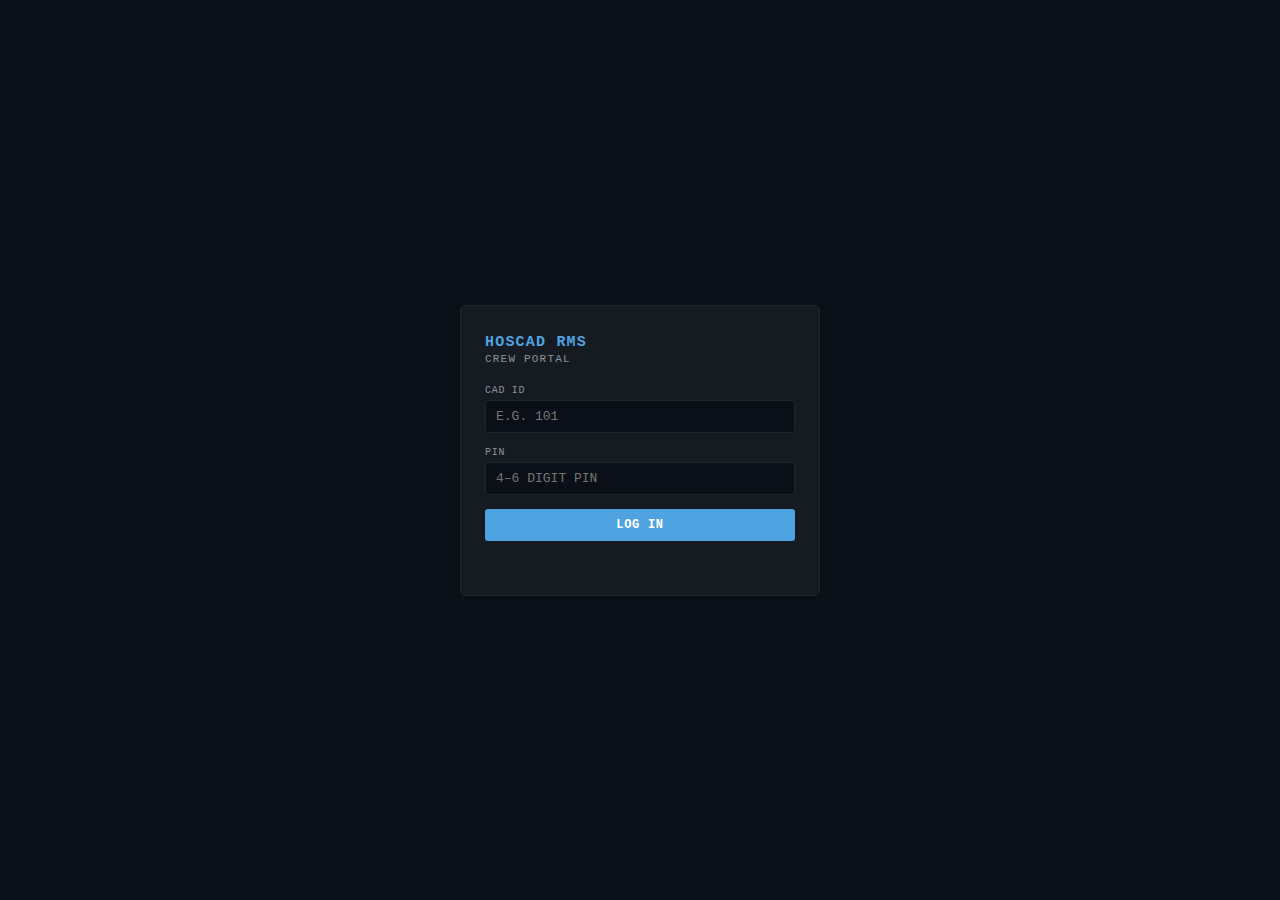
<file: crew/index.html>
<!DOCTYPE html>
<html lang="en">
<head>
  <meta charset="UTF-8" />
  <meta name="viewport" content="width=device-width, initial-scale=1.0, maximum-scale=1.0" />
  <title>HOSCAD RMS — Crew Portal</title>
  <style>
    :root {
      --bg:      #0b1018;
      --surface: #161b22;
      --line:    #21262d;
      --text:    #c9d1d9;
      --muted:   #8b949e;
      --yellow:  #e0b040;
      --green:   #3fb950;
      --red:     #f85149;
      --blue:    #4fa3e0;
      --orange:  #ffa657;
    }
    * { box-sizing: border-box; margin: 0; padding: 0; }
    body {
      font-family: 'Courier New', monospace;
      background: var(--bg);
      color: var(--text);
      font-size: 13px;
      min-height: 100vh;
    }

    /* ── Login ── */
    #loginScreen {
      display: flex;
      align-items: center;
      justify-content: center;
      min-height: 100vh;
      padding: 20px;
    }
    .login-card {
      background: var(--surface);
      border: 1px solid var(--line);
      border-radius: 6px;
      padding: 28px 24px;
      width: 100%;
      max-width: 360px;
    }
    .login-card h1 {
      font-size: 15px;
      letter-spacing: .08em;
      margin-bottom: 20px;
      color: var(--blue);
    }
    .login-card h1 span { color: var(--muted); font-size: 11px; font-weight: 400; display: block; margin-top: 2px; }
    .field-group { margin-bottom: 14px; }
    .field-label { font-size: 10px; color: var(--muted); letter-spacing: .07em; margin-bottom: 4px; }
    input, select, textarea {
      width: 100%;
      background: var(--bg);
      border: 1px solid var(--line);
      color: var(--text);
      font-family: inherit;
      font-size: 13px;
      padding: 8px 10px;
      border-radius: 3px;
      outline: none;
    }
    input:focus, select:focus, textarea:focus { border-color: var(--blue); }
    textarea { resize: vertical; min-height: 200px; line-height: 1.6; }
    .btn {
      display: inline-block;
      background: var(--blue);
      color: #fff;
      border: none;
      border-radius: 3px;
      padding: 9px 18px;
      font-family: inherit;
      font-size: 12px;
      font-weight: 700;
      letter-spacing: .06em;
      cursor: pointer;
    }
    .btn:hover { opacity: .88; }
    .btn-secondary {
      background: transparent;
      border: 1px solid var(--line);
      color: var(--text);
    }
    .btn-secondary:hover { border-color: var(--blue); color: var(--blue); }
    .btn-danger { background: var(--red); }
    .btn-green  { background: var(--green); }
    .login-err { color: var(--red); font-size: 11px; margin-top: 10px; min-height: 16px; }

    /* ── App shell ── */
    #appShell { display: none; }
    .topbar {
      background: var(--surface);
      border-bottom: 1px solid var(--line);
      padding: 10px 16px;
      display: flex;
      align-items: center;
      gap: 12px;
    }
    .topbar-title { font-size: 13px; font-weight: 700; letter-spacing: .07em; color: var(--blue); flex: 1; }
    .topbar-user  { font-size: 11px; color: var(--muted); }

    /* ── Tabs ── */
    .tabs {
      display: flex;
      border-bottom: 1px solid var(--line);
      background: var(--surface);
      overflow-x: auto;
    }
    .tab {
      padding: 10px 16px;
      font-size: 11px;
      font-weight: 700;
      letter-spacing: .07em;
      color: var(--muted);
      cursor: pointer;
      border-bottom: 2px solid transparent;
      white-space: nowrap;
    }
    .tab.active { color: var(--blue); border-bottom-color: var(--blue); }
    .tab:hover:not(.active) { color: var(--text); }

    .tab-content { display: none; padding: 20px 16px; max-width: 860px; }
    .tab-content.active { display: block; }

    /* ── Cards / panels ── */
    .card {
      background: var(--surface);
      border: 1px solid var(--line);
      border-radius: 4px;
      padding: 16px;
      margin-bottom: 16px;
    }
    .card-title { font-size: 11px; color: var(--muted); letter-spacing: .07em; margin-bottom: 12px; }

    /* ── Tables ── */
    table { width: 100%; border-collapse: collapse; font-size: 12px; }
    th { font-size: 10px; color: var(--muted); letter-spacing: .06em; text-align: left; padding: 4px 8px; border-bottom: 1px solid var(--line); }
    td { padding: 6px 8px; border-bottom: 1px solid rgba(255,255,255,.04); }
    tr:hover td { background: rgba(255,255,255,.02); }
    .empty-state { color: var(--muted); font-size: 12px; padding: 16px 8px; }

    /* ── Expiry color coding ── */
    .exp-ok      { color: var(--green); }
    .exp-warn    { color: var(--yellow); }
    .exp-expired { color: var(--red); }

    /* ── Status pills ── */
    .pill {
      display: inline-block;
      padding: 2px 8px;
      border-radius: 10px;
      font-size: 10px;
      font-weight: 700;
      letter-spacing: .05em;
    }
    .pill-draft     { background: rgba(224,176,64,.18); color: var(--yellow); }
    .pill-submitted { background: rgba(63,185,80,.18);  color: var(--green); }

    /* ── Writer ── */
    #tabWriter { max-width: 100%; }
    .ref-panel {
      background: rgba(0,0,0,.35);
      border: 1px solid var(--line);
      border-radius: 3px;
      padding: 10px 12px;
      font-size: 11px;
      color: var(--muted);
      max-height: 220px;
      overflow-y: auto;
      margin-top: 8px;
    }
    .ref-panel.collapsed { display: none; }
    .ref-toggle { font-size: 10px; color: var(--blue); cursor: pointer; margin-top: 6px; display: inline-block; }
    .ref-note-line { margin-bottom: 4px; line-height: 1.5; color: var(--text); }

    /* ── Inline edit strip ── */
    .edit-strip {
      background: var(--bg);
      border: 1px solid var(--line);
      border-radius: 4px;
      padding: 12px;
      margin-top: 12px;
    }
    .edit-strip label { font-size: 10px; color: var(--muted); letter-spacing: .06em; display: block; margin-bottom: 4px; }
    .edit-strip input { margin-bottom: 10px; }
    .edit-strip .btn-row { display: flex; gap: 8px; }

    .row { display: flex; gap: 10px; flex-wrap: wrap; }
    .row > * { flex: 1; min-width: 120px; }

    .toast {
      position: fixed; bottom: 20px; left: 50%; transform: translateX(-50%);
      background: var(--surface); border: 1px solid var(--line);
      border-radius: 4px; padding: 10px 18px; font-size: 12px; font-weight: 700;
      z-index: 9999; pointer-events: none; opacity: 0; transition: opacity .2s;
    }
    .toast.show { opacity: 1; }
    .toast.ok   { border-color: var(--green); color: var(--green); }
    .toast.err  { border-color: var(--red);   color: var(--red); }
  </style>
</head>
<body>

<!-- ════════════════════════════════════════════════════════════
     LOGIN SCREEN
════════════════════════════════════════════════════════════ -->
<div id="loginScreen">
  <div class="login-card">
    <h1>HOSCAD RMS<span>CREW PORTAL</span></h1>
    <div class="field-group">
      <div class="field-label">CAD ID</div>
      <input id="loginCadId" type="text" inputmode="numeric" placeholder="E.G. 101" maxlength="6"
             autocomplete="off" autocorrect="off" autocapitalize="off" />
    </div>
    <div class="field-group">
      <div class="field-label">PIN</div>
      <input id="loginPin" type="password" inputmode="numeric" placeholder="4–6 DIGIT PIN"
             maxlength="6" autocomplete="current-password" />
    </div>
    <button class="btn" id="btnLogin" style="width:100%;">LOG IN</button>
    <div class="login-err" id="loginErr"></div>
  </div>
</div>

<!-- ════════════════════════════════════════════════════════════
     APP SHELL (after login)
════════════════════════════════════════════════════════════ -->
<div id="appShell">
  <div class="topbar">
    <div class="topbar-title">HOSCAD RMS</div>
    <div class="topbar-user" id="topbarUser"></div>
    <button class="btn btn-secondary" style="font-size:10px;padding:5px 10px;" id="btnLogout">LOG OUT</button>
  </div>

  <div class="tabs">
    <div class="tab active" data-tab="profile">MY PROFILE</div>
    <div class="tab"        data-tab="reports">MY REPORTS</div>
    <div class="tab"        data-tab="writer"  id="writerTab">WRITE REPORT</div>
  </div>

  <!-- ── PROFILE TAB ── -->
  <div class="tab-content active" id="tabProfile">
    <div class="card">
      <div class="card-title">PROFILE</div>
      <div id="profileInfo" style="font-size:13px;line-height:2;"></div>
      <div style="margin-top:12px;">
        <button class="btn btn-secondary" style="font-size:11px;" id="btnEditCert">EDIT CERT / LICENSE</button>
      </div>
      <div class="edit-strip" id="certEditStrip" style="display:none;">
        <label>CERT EXPIRY DATE</label>
        <input type="date" id="editExpiry" />
        <label>LICENSE NUMBER</label>
        <input type="text" id="editLicense" placeholder="LICENSE #" maxlength="30" autocomplete="off" />
        <div class="btn-row">
          <button class="btn btn-green" id="btnSaveCert">SAVE</button>
          <button class="btn btn-secondary" id="btnCancelCert">CANCEL</button>
        </div>
      </div>
    </div>

    <div class="card">
      <div class="card-title">RECENT ASSIGNMENTS</div>
      <div id="assignmentsList"></div>
    </div>
  </div>

  <!-- ── REPORTS TAB ── -->
  <div class="tab-content" id="tabReports">
    <div style="display:flex;justify-content:space-between;align-items:center;margin-bottom:14px;">
      <div style="font-size:12px;font-weight:700;letter-spacing:.05em;">MY REPORTS</div>
      <button class="btn" style="font-size:11px;padding:7px 14px;" id="btnNewReport">+ NEW REPORT</button>
    </div>
    <div id="reportsList"></div>
  </div>

  <!-- ── WRITER TAB ── -->
  <div class="tab-content" id="tabWriter">
    <div id="writerViewMode" style="display:none;">
      <!-- Read-only view for submitted reports -->
      <div style="margin-bottom:12px;">
        <button class="btn btn-secondary" style="font-size:11px;" id="btnBackToReports">← BACK TO MY REPORTS</button>
      </div>
      <div class="card">
        <div class="card-title" id="viewReportTitle">REPORT</div>
        <div id="viewReportMeta" style="font-size:12px;line-height:2;"></div>
      </div>
      <div class="card">
        <div class="card-title">NARRATIVE</div>
        <div id="viewReportNarrative" style="white-space:pre-wrap;font-size:12px;line-height:1.7;color:var(--text);"></div>
      </div>
    </div>

    <div id="writerEditMode">
      <div style="margin-bottom:12px;display:flex;gap:10px;align-items:center;flex-wrap:wrap;">
        <button class="btn btn-secondary" style="font-size:11px;" id="btnBackToReports2">← BACK TO MY REPORTS</button>
        <div style="font-size:11px;color:var(--muted);" id="writerTitle">NEW REPORT</div>
      </div>

      <div class="card">
        <div class="card-title">REPORT DETAILS</div>
        <div class="row">
          <div>
            <label style="font-size:10px;color:var(--muted);display:block;margin-bottom:4px;">INCIDENT ID *</label>
            <div style="display:flex;gap:6px;">
              <input id="writerIncidentId" placeholder="SC26-0042" autocomplete="off"
                     autocorrect="off" autocapitalize="characters" style="flex:1;" />
              <button class="btn btn-secondary" style="font-size:11px;padding:7px 10px;white-space:nowrap;" id="btnLoadInc">LOAD</button>
            </div>
          </div>
          <div>
            <label style="font-size:10px;color:var(--muted);display:block;margin-bottom:4px;">REPORT TYPE *</label>
            <select id="writerReportType">
              <option value="PCR">PCR</option>
              <option value="REFUSAL">REFUSAL</option>
              <option value="EXPOSURE">EXPOSURE</option>
              <option value="INCIDENT">INCIDENT</option>
            </select>
          </div>
        </div>

        <!-- Incident reference panel -->
        <div id="incRefArea" style="display:none;margin-top:12px;">
          <div style="font-size:10px;color:var(--muted);letter-spacing:.06em;margin-bottom:4px;">
            INCIDENT REFERENCE
            <span class="ref-toggle" id="refToggleBtn" onclick="_toggleRefPanel()">▼ COLLAPSE</span>
          </div>
          <div id="incRefPanel" class="ref-panel"></div>
        </div>
      </div>

      <div class="card">
        <div class="card-title">NARRATIVE *</div>
        <textarea id="writerNarrative" placeholder="PATIENT PRESENTATION, ASSESSMENT, TREATMENT, AND TRANSPORT NARRATIVE..."></textarea>
        <div style="font-size:10px;color:var(--muted);margin-top:6px;">
          DRAFT SAVES AUTOMATICALLY. SUBMIT TO FINALIZE (IRREVERSIBLE).
        </div>
      </div>

      <div style="display:flex;gap:10px;flex-wrap:wrap;margin-bottom:30px;">
        <button class="btn btn-secondary" id="btnSaveDraft">SAVE DRAFT</button>
        <button class="btn btn-green"     id="btnSubmitReport">SUBMIT REPORT</button>
        <div style="font-size:11px;color:var(--muted);align-self:center;" id="writerStatus"></div>
      </div>
    </div>
  </div>
</div>

<div class="toast" id="toast"></div>

<script>
// ════════════════════════════════════════════════════════════════════════
// Config
// ════════════════════════════════════════════════════════════════════════
const RMS_API_BASE = 'https://vnqiqxffedudfsdoadqg.supabase.co/functions/v1/hoscad';
const RMS_API_KEY  = 'sb_publishable_FbP38-Tm_9iIV2QHI0Ewdw_TZfEVCJc';

const LS_TOKEN  = 'hoscad_crew_token';
const LS_CADID  = 'hoscad_crew_cadid';
const LS_NAME   = 'hoscad_crew_name';
const LS_CERT   = 'hoscad_crew_cert';

// ════════════════════════════════════════════════════════════════════════
// State
// ════════════════════════════════════════════════════════════════════════
let _token     = '';
let _cadId     = '';
let _fullName  = '';
let _certLevel = '';
let _editingReportId = null;   // null = new report
let _refCollapsed    = false;

// ════════════════════════════════════════════════════════════════════════
// API
// ════════════════════════════════════════════════════════════════════════
async function rmsCall(action, ...params) {
  const body = new URLSearchParams({ action, params: JSON.stringify(params) });
  try {
    const res = await fetch(RMS_API_BASE, {
      method: 'POST',
      headers: {
        'Content-Type':  'application/x-www-form-urlencoded',
        'apikey':        RMS_API_KEY,
        'Authorization': 'Bearer ' + RMS_API_KEY
      },
      body: body.toString()
    });
    const text = await res.text();
    try { return JSON.parse(text); } catch(_) { return { ok: false, error: 'INVALID RESPONSE' }; }
  } catch(e) {
    return { ok: false, error: 'NETWORK ERROR: ' + (e.message || 'UNKNOWN') };
  }
}

// ════════════════════════════════════════════════════════════════════════
// Utilities
// ════════════════════════════════════════════════════════════════════════
function esc(s) {
  return String(s || '').replace(/&/g,'&amp;').replace(/</g,'&lt;').replace(/>/g,'&gt;').replace(/"/g,'&quot;');
}

function fmtDate(ts) {
  if (!ts) return '—';
  try {
    return new Date(ts).toLocaleDateString('en-US', { month:'short', day:'numeric', year:'numeric' });
  } catch(_) { return ts; }
}

function fmtDateTime(ts) {
  if (!ts) return '—';
  try {
    return new Date(ts).toLocaleString('en-US', { month:'short', day:'numeric', year:'numeric', hour:'2-digit', minute:'2-digit' });
  } catch(_) { return ts; }
}

function expiryClass(dateStr) {
  if (!dateStr) return '';
  const days = (new Date(dateStr) - Date.now()) / 86400000;
  if (days < 0)  return 'exp-expired';
  if (days < 30) return 'exp-warn';
  return 'exp-ok';
}

let _toastTimer = null;
function showToast(msg, type) {
  const el = document.getElementById('toast');
  el.textContent = msg;
  el.className   = 'toast show ' + (type === 'err' ? 'err' : 'ok');
  clearTimeout(_toastTimer);
  _toastTimer = setTimeout(function() { el.className = 'toast'; }, 3000);
}

// ════════════════════════════════════════════════════════════════════════
// Auth
// ════════════════════════════════════════════════════════════════════════
async function tryRestoreSession() {
  const savedToken = localStorage.getItem(LS_TOKEN);
  if (!savedToken) return false;
  const r = await rmsCall('getOwnProfile', savedToken);
  if (!r.ok) {
    localStorage.removeItem(LS_TOKEN);
    localStorage.removeItem(LS_CADID);
    localStorage.removeItem(LS_NAME);
    localStorage.removeItem(LS_CERT);
    return false;
  }
  _token     = savedToken;
  _cadId     = r.cadId;
  _fullName  = r.fullName;
  _certLevel = r.certLevel;
  localStorage.setItem(LS_CADID, _cadId);
  localStorage.setItem(LS_NAME,  _fullName);
  localStorage.setItem(LS_CERT,  _certLevel);
  return true;
}

async function doLogin() {
  const cadId = document.getElementById('loginCadId').value.trim();
  const pin   = document.getElementById('loginPin').value.trim();
  const errEl = document.getElementById('loginErr');
  errEl.textContent = '';
  if (!cadId) { errEl.textContent = 'CAD ID REQUIRED.'; return; }
  if (!pin)   { errEl.textContent = 'PIN REQUIRED.'; return; }
  errEl.textContent = 'VERIFYING...';
  const r = await rmsCall('crewPinLogin', cadId, pin);
  if (!r.ok) { errEl.textContent = r.error || 'LOGIN FAILED.'; return; }
  if (!r.sessionToken) { errEl.textContent = 'SESSION TOKEN NOT RETURNED. CONTACT ADMIN.'; return; }
  _token     = r.sessionToken;
  _cadId     = r.cadId;
  _fullName  = r.fullName;
  _certLevel = r.certLevel;
  localStorage.setItem(LS_TOKEN, _token);
  localStorage.setItem(LS_CADID, _cadId);
  localStorage.setItem(LS_NAME,  _fullName);
  localStorage.setItem(LS_CERT,  _certLevel);
  showApp();
}

async function doLogout() {
  if (_token) await rmsCall('crewLogout', _token).catch(function() {});
  _token = '';
  localStorage.removeItem(LS_TOKEN);
  localStorage.removeItem(LS_CADID);
  localStorage.removeItem(LS_NAME);
  localStorage.removeItem(LS_CERT);
  document.getElementById('appShell').style.display   = 'none';
  document.getElementById('loginScreen').style.display = 'flex';
  document.getElementById('loginCadId').value = '';
  document.getElementById('loginPin').value   = '';
  document.getElementById('loginErr').textContent = '';
}

// ════════════════════════════════════════════════════════════════════════
// App shell init
// ════════════════════════════════════════════════════════════════════════
function showApp() {
  document.getElementById('loginScreen').style.display = 'none';
  document.getElementById('appShell').style.display    = 'block';
  document.getElementById('topbarUser').textContent    = _fullName + ' [' + _cadId + ']';
  loadProfile();
  loadReports();
  // Check URL param for incident deep-link
  const urlParams = new URLSearchParams(window.location.search);
  const incParam  = urlParams.get('incident');
  if (incParam) {
    switchTab('writer');
    startNewReport(incParam.toUpperCase());
  }
}

// ════════════════════════════════════════════════════════════════════════
// Tabs
// ════════════════════════════════════════════════════════════════════════
function switchTab(name) {
  document.querySelectorAll('.tab').forEach(function(t) {
    t.classList.toggle('active', t.dataset.tab === name);
  });
  document.querySelectorAll('.tab-content').forEach(function(c) {
    c.classList.remove('active');
  });
  const target = document.getElementById('tab' + name.charAt(0).toUpperCase() + name.slice(1));
  if (target) target.classList.add('active');
}

document.querySelectorAll('.tab').forEach(function(tab) {
  tab.addEventListener('click', function() {
    switchTab(tab.dataset.tab);
  });
});

// ════════════════════════════════════════════════════════════════════════
// PROFILE TAB
// ════════════════════════════════════════════════════════════════════════
async function loadProfile() {
  const r = await rmsCall('getOwnProfile', _token);
  if (!r.ok) { showToast('PROFILE LOAD FAILED: ' + (r.error || 'UNKNOWN'), 'err'); return; }

  const expClass = expiryClass(r.certExpiryDate);
  document.getElementById('profileInfo').innerHTML =
    '<div><span style="color:var(--muted);font-size:11px;display:inline-block;min-width:140px;">NAME</span>' + esc(r.fullName) + '</div>' +
    '<div><span style="color:var(--muted);font-size:11px;display:inline-block;min-width:140px;">CAD ID</span>' + esc(r.cadId) + '</div>' +
    '<div><span style="color:var(--muted);font-size:11px;display:inline-block;min-width:140px;">CERT LEVEL</span>' + esc(r.certLevel || '—') + '</div>' +
    '<div><span style="color:var(--muted);font-size:11px;display:inline-block;min-width:140px;">CERT EXPIRY</span>' +
      '<span class="' + expClass + '">' + esc(r.certExpiryDate || '—') + '</span></div>' +
    '<div><span style="color:var(--muted);font-size:11px;display:inline-block;min-width:140px;">LICENSE #</span>' + esc(r.licenseNumber || '—') + '</div>';

  // Pre-fill edit form
  document.getElementById('editExpiry').value  = r.certExpiryDate || '';
  document.getElementById('editLicense').value = r.licenseNumber  || '';

  // Load assignments
  loadAssignments();
}

async function loadAssignments() {
  const r = await rmsCall('getOwnAssignments', _token, 15);
  const el = document.getElementById('assignmentsList');
  if (!r.ok || !r.assignments || !r.assignments.length) {
    el.innerHTML = '<div class="empty-state">NO RECENT ASSIGNMENTS.</div>';
    return;
  }
  el.innerHTML = '<table><thead><tr><th>UNIT</th><th>FLEET #</th><th>ROLE</th><th>LOGGED ON</th><th>LOGGED OFF</th></tr></thead><tbody>' +
    r.assignments.map(function(a) {
      return '<tr><td>' + esc(a.unit_id || '—') + '</td><td>' + esc(a.fleet_number || '—') + '</td>' +
        '<td>' + esc(a.crew_role || '—') + '</td>' +
        '<td>' + fmtDateTime(a.logged_on_at) + '</td>' +
        '<td>' + (a.logged_off_at ? fmtDateTime(a.logged_off_at) : '<span style="color:var(--green);">ACTIVE</span>') + '</td></tr>';
    }).join('') + '</tbody></table>';
}

document.getElementById('btnEditCert').addEventListener('click', function() {
  const strip = document.getElementById('certEditStrip');
  strip.style.display = strip.style.display === 'none' ? 'block' : 'none';
});

document.getElementById('btnCancelCert').addEventListener('click', function() {
  document.getElementById('certEditStrip').style.display = 'none';
});

document.getElementById('btnSaveCert').addEventListener('click', async function() {
  const expiry  = document.getElementById('editExpiry').value.trim()  || null;
  const license = document.getElementById('editLicense').value.trim() || null;
  const r = await rmsCall('updateOwnCertInfo', _token, expiry, license);
  if (!r.ok) { showToast('SAVE FAILED: ' + (r.error || 'UNKNOWN'), 'err'); return; }
  showToast('CERT INFO SAVED.', 'ok');
  document.getElementById('certEditStrip').style.display = 'none';
  loadProfile();
});

// ════════════════════════════════════════════════════════════════════════
// REPORTS TAB
// ════════════════════════════════════════════════════════════════════════
async function loadReports() {
  const r = await rmsCall('listMyReports', _token, 50);
  const el = document.getElementById('reportsList');
  if (!r.ok) { el.innerHTML = '<div class="empty-state">LOAD FAILED: ' + esc(r.error || 'UNKNOWN') + '</div>'; return; }
  if (!r.reports || !r.reports.length) {
    el.innerHTML = '<div class="empty-state">NO REPORTS YET. CLICK + NEW REPORT TO WRITE ONE.</div>';
    return;
  }
  el.innerHTML = '<table><thead><tr><th>RPT ID</th><th>INCIDENT</th><th>TYPE</th><th>STATUS</th><th>DATE</th><th></th></tr></thead><tbody>' +
    r.reports.map(function(rpt) {
      const pill = '<span class="pill ' + (rpt.status === 'SUBMITTED' ? 'pill-submitted' : 'pill-draft') + '">' + esc(rpt.status) + '</span>';
      const isSubmitted = rpt.status === 'SUBMITTED';
      const btn = isSubmitted
        ? '<button class="btn btn-secondary" style="font-size:10px;padding:3px 8px;" onclick="_viewReport(\'' + esc(rpt.report_id) + '\')">VIEW</button>'
        : '<button class="btn btn-secondary" style="font-size:10px;padding:3px 8px;" onclick="_editReport(\'' + esc(rpt.report_id) + '\')">EDIT</button>';
      return '<tr><td style="color:var(--blue);font-weight:700;">' + esc(rpt.report_id) + '</td>' +
        '<td>' + esc(rpt.incident_id) + '</td>' +
        '<td>' + esc(rpt.report_type) + '</td>' +
        '<td>' + pill + '</td>' +
        '<td>' + fmtDate(rpt.submitted_at || rpt.created_at) + '</td>' +
        '<td>' + btn + '</td></tr>';
    }).join('') + '</tbody></table>';
}

document.getElementById('btnNewReport').addEventListener('click', function() {
  startNewReport('');
  switchTab('writer');
});

// ════════════════════════════════════════════════════════════════════════
// WRITE / EDIT REPORT
// ════════════════════════════════════════════════════════════════════════
function startNewReport(incidentId) {
  _editingReportId = null;
  document.getElementById('writerTitle').textContent = 'NEW REPORT';
  document.getElementById('writerIncidentId').value  = incidentId || '';
  document.getElementById('writerReportType').value  = 'PCR';
  document.getElementById('writerNarrative').value   = '';
  document.getElementById('writerStatus').textContent = '';
  document.getElementById('writerViewMode').style.display = 'none';
  document.getElementById('writerEditMode').style.display = '';
  document.getElementById('incRefArea').style.display = 'none';
  document.getElementById('writerIncidentId').disabled   = false;
  document.getElementById('writerReportType').disabled   = false;
  document.getElementById('btnSaveDraft').style.display   = '';
  document.getElementById('btnSubmitReport').style.display = '';
  if (incidentId) _loadIncidentRef(incidentId);
}

async function _editReport(reportId) {
  const r = await rmsCall('getReport', _token, reportId);
  if (!r.ok) { showToast('LOAD FAILED: ' + (r.error || 'UNKNOWN'), 'err'); return; }
  const rpt = r.report;
  if (rpt.status === 'SUBMITTED') { _viewReport(reportId); return; }
  _editingReportId = reportId;
  document.getElementById('writerTitle').textContent = 'EDITING ' + rpt.report_id;
  document.getElementById('writerIncidentId').value  = rpt.incident_id;
  document.getElementById('writerReportType').value  = rpt.report_type;
  document.getElementById('writerNarrative').value   = rpt.narrative || '';
  document.getElementById('writerStatus').textContent = '';
  document.getElementById('writerViewMode').style.display = 'none';
  document.getElementById('writerEditMode').style.display = '';
  document.getElementById('writerIncidentId').disabled   = true;
  document.getElementById('writerReportType').disabled   = true;
  document.getElementById('btnSaveDraft').style.display   = '';
  document.getElementById('btnSubmitReport').style.display = '';
  _loadIncidentRef(rpt.incident_id);
  switchTab('writer');
}

async function _viewReport(reportId) {
  const r = await rmsCall('getReport', _token, reportId);
  if (!r.ok) { showToast('LOAD FAILED: ' + (r.error || 'UNKNOWN'), 'err'); return; }
  const rpt = r.report;
  document.getElementById('viewReportTitle').textContent = rpt.report_id + ' — ' + rpt.report_type;
  document.getElementById('viewReportMeta').innerHTML =
    '<div><span style="color:var(--muted);min-width:140px;display:inline-block;">INCIDENT</span>' + esc(rpt.incident_id) + '</div>' +
    '<div><span style="color:var(--muted);min-width:140px;display:inline-block;">UNIT</span>' + esc(rpt.unit_id || '—') + '</div>' +
    '<div><span style="color:var(--muted);min-width:140px;display:inline-block;">FLEET #</span>' + esc(rpt.fleet_number || '—') + '</div>' +
    '<div><span style="color:var(--muted);min-width:140px;display:inline-block;">STATUS</span><span class="pill pill-submitted">' + esc(rpt.status) + '</span></div>' +
    '<div><span style="color:var(--muted);min-width:140px;display:inline-block;">SUBMITTED</span>' + fmtDateTime(rpt.submitted_at) + '</div>';
  document.getElementById('viewReportNarrative').textContent = rpt.narrative || '(No narrative)';
  document.getElementById('writerEditMode').style.display = 'none';
  document.getElementById('writerViewMode').style.display = '';
  switchTab('writer');
}

// ── Incident reference panel ──
async function _loadIncidentRef(incidentId) {
  if (!incidentId) return;
  const r = await rmsCall('getIncidentForReport', _token, incidentId);
  if (!r.ok) {
    document.getElementById('incRefArea').style.display = 'none';
    return;
  }
  const inc  = r.incident;
  const audit = r.audit || [];
  let html = '';
  if (inc.scene_address) html += '<div class="ref-note-line" style="color:var(--blue);font-weight:700;">📍 ' + esc(inc.scene_address) + '</div>';
  if (inc.incident_type) html += '<div class="ref-note-line">TYPE: ' + esc(inc.incident_type) + (inc.priority ? ' &nbsp;|&nbsp; PRI: ' + esc(inc.priority) : '') + '</div>';
  if (inc.notes) html += '<div class="ref-note-line" style="margin-top:6px;border-top:1px solid var(--line);padding-top:6px;">' + esc(inc.notes).replace(/\n/g,'<br>') + '</div>';
  if (audit.length) {
    html += '<div style="margin-top:8px;font-size:10px;color:var(--muted);letter-spacing:.05em;">LAST ' + audit.length + ' EVENTS:</div>';
    audit.forEach(function(e) {
      const aTime = e.ts ? new Date(e.ts).toLocaleTimeString('en-US',{hour:'2-digit',minute:'2-digit'}) : '';
      html += '<div class="ref-note-line" style="font-size:11px;">' +
        '<span style="color:var(--muted);">' + esc(aTime) + '</span> ' +
        '<span>' + esc(e.actor || '') + '</span></div>';
    });
  }
  document.getElementById('incRefPanel').innerHTML = html || '<span style="color:var(--muted);">No notes available.</span>';
  document.getElementById('incRefArea').style.display = '';
}

function _toggleRefPanel() {
  _refCollapsed = !_refCollapsed;
  document.getElementById('incRefPanel').classList.toggle('collapsed', _refCollapsed);
  document.getElementById('refToggleBtn').textContent = _refCollapsed ? '▶ EXPAND' : '▼ COLLAPSE';
}

document.getElementById('btnLoadInc').addEventListener('click', function() {
  const incId = document.getElementById('writerIncidentId').value.trim().toUpperCase();
  if (incId) _loadIncidentRef(incId);
});

document.getElementById('writerIncidentId').addEventListener('keydown', function(e) {
  if (e.key === 'Enter') { e.preventDefault(); document.getElementById('btnLoadInc').click(); }
});

// ── Save Draft ──
document.getElementById('btnSaveDraft').addEventListener('click', async function() {
  const incId     = document.getElementById('writerIncidentId').value.trim().toUpperCase();
  const rptType   = document.getElementById('writerReportType').value;
  const narrative = document.getElementById('writerNarrative').value.trim();
  const statusEl  = document.getElementById('writerStatus');

  if (!incId) { showToast('INCIDENT ID REQUIRED.', 'err'); return; }

  statusEl.textContent = 'SAVING...';
  let r;
  if (_editingReportId) {
    r = await rmsCall('updateReport', _token, _editingReportId, narrative);
  } else {
    r = await rmsCall('createReport', _token, incId, rptType, narrative);
    if (r.ok && r.reportId) {
      _editingReportId = r.reportId;
      document.getElementById('writerTitle').textContent = 'EDITING ' + r.reportId;
      document.getElementById('writerIncidentId').disabled = true;
      document.getElementById('writerReportType').disabled = true;
    }
  }

  if (!r.ok) { showToast('SAVE FAILED: ' + (r.error || 'UNKNOWN'), 'err'); statusEl.textContent = ''; return; }
  statusEl.textContent = 'SAVED ' + new Date().toLocaleTimeString('en-US',{hour:'2-digit',minute:'2-digit'});
  showToast('DRAFT SAVED.', 'ok');
});

// ── Submit ──
document.getElementById('btnSubmitReport').addEventListener('click', async function() {
  const narrative = document.getElementById('writerNarrative').value.trim();
  if (!narrative) { showToast('NARRATIVE IS REQUIRED.', 'err'); return; }

  const confirmed = window.confirm('SUBMIT REPORT?\n\nOnce submitted, the report cannot be edited. This action is irreversible.');
  if (!confirmed) return;

  let reportId = _editingReportId;
  if (!reportId) {
    // Auto-save draft first
    const incId   = document.getElementById('writerIncidentId').value.trim().toUpperCase();
    const rptType = document.getElementById('writerReportType').value;
    if (!incId) { showToast('INCIDENT ID REQUIRED.', 'err'); return; }
    const cR = await rmsCall('createReport', _token, incId, rptType, narrative);
    if (!cR.ok) { showToast('CREATE FAILED: ' + (cR.error || 'UNKNOWN'), 'err'); return; }
    reportId = cR.reportId;
  } else {
    // Update narrative before submit
    await rmsCall('updateReport', _token, reportId, narrative);
  }

  const r = await rmsCall('submitReport', _token, reportId);
  if (!r.ok) { showToast('SUBMIT FAILED: ' + (r.error || 'UNKNOWN'), 'err'); return; }
  showToast('REPORT SUBMITTED: ' + reportId, 'ok');
  loadReports();
  _viewReport(reportId);
});

// ── Back buttons ──
function _backToReports() {
  _editingReportId = null;
  document.getElementById('writerViewMode').style.display = 'none';
  document.getElementById('writerEditMode').style.display = 'none';
  switchTab('reports');
  loadReports();
}

document.getElementById('btnBackToReports').addEventListener('click', _backToReports);
document.getElementById('btnBackToReports2').addEventListener('click', _backToReports);

// ════════════════════════════════════════════════════════════════════════
// Login / logout event bindings
// ════════════════════════════════════════════════════════════════════════
document.getElementById('btnLogin').addEventListener('click', doLogin);
document.getElementById('loginPin').addEventListener('keydown', function(e) {
  if (e.key === 'Enter') doLogin();
});
document.getElementById('loginCadId').addEventListener('keydown', function(e) {
  if (e.key === 'Enter') document.getElementById('loginPin').focus();
});

document.getElementById('btnLogout').addEventListener('click', async function() {
  if (!window.confirm('LOG OUT OF RMS CREW PORTAL?')) return;
  await doLogout();
});

// ════════════════════════════════════════════════════════════════════════
// Init — try to restore session on page load
// ════════════════════════════════════════════════════════════════════════
(async function init() {
  const restored = await tryRestoreSession();
  if (restored) {
    showApp();
  } else {
    document.getElementById('loginScreen').style.display = 'flex';
  }
})();
</script>
</body>
</html>
</file>
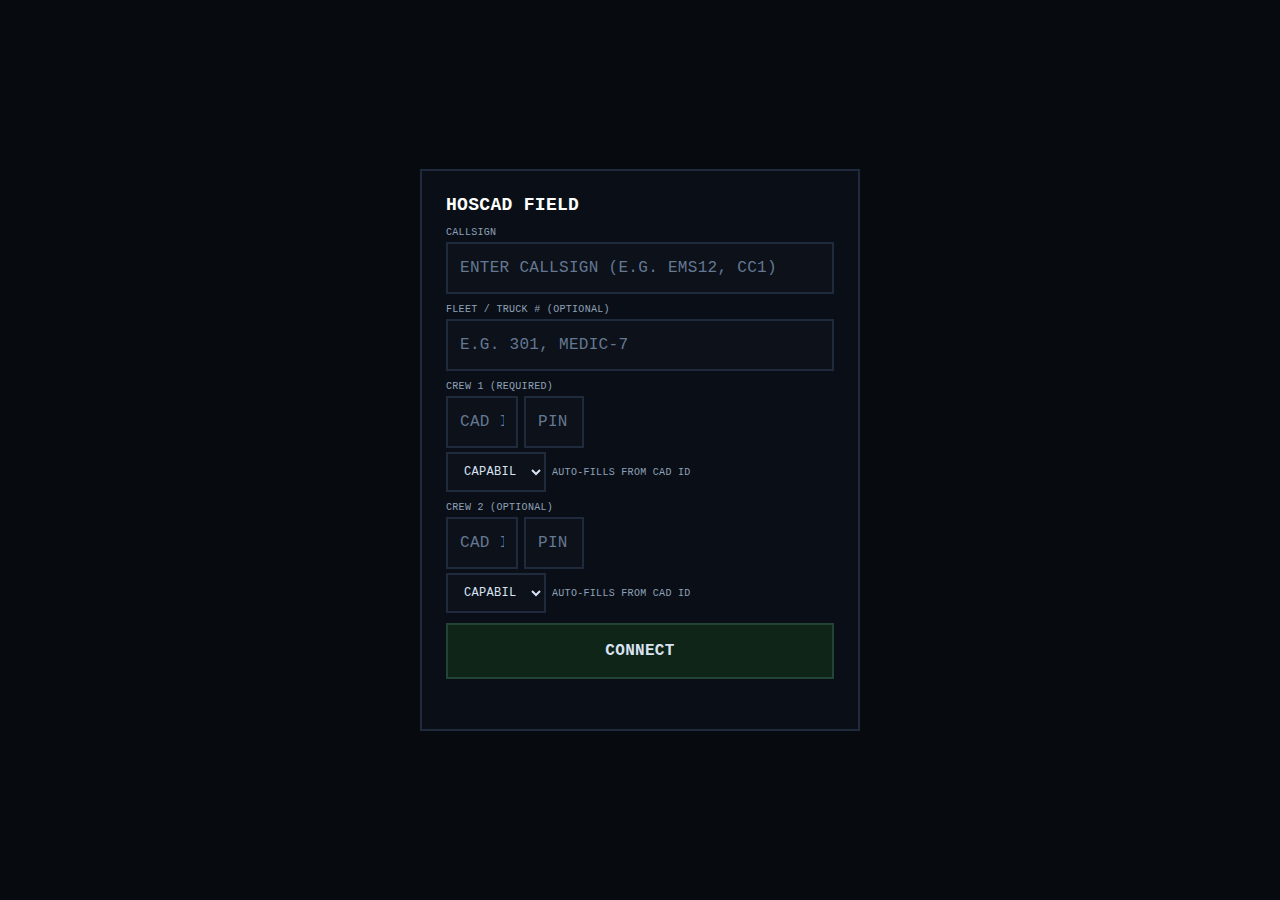
<file: field/index.html>
<!DOCTYPE html>
<html lang="en">
<head>
  <meta charset="UTF-8" />
  <meta name="viewport" content="width=device-width, initial-scale=1, user-scalable=no, viewport-fit=cover" />
  <meta name="robots" content="noindex, nofollow" />
  <meta name="theme-color" content="#070a0f" />
  <meta name="mobile-web-app-capable" content="yes" />
  <meta name="apple-mobile-web-app-capable" content="yes" />
  <meta name="apple-mobile-web-app-status-bar-style" content="black-translucent" />
  <meta name="apple-mobile-web-app-title" content="HOSCADField" />
  <title>HOSCAD FIELD</title>
  <link rel="manifest" href="../manifest-field.json" />
  <link rel="icon" type="image/x-icon" href="../icons/favicon.ico?v=3" />
  <link rel="icon" type="image/png" sizes="32x32" href="../icons/icon-32.png?v=3" />
  <link rel="apple-touch-icon" sizes="180x180" href="../icons/apple-touch-icon.png?v=3" />
  <style>
    :root {
      --bg: #070a0f;
      --panel: #0c111a;
      --panel2: #0a0f17;
      --line: #1f2b3d;
      --text: #d9e3f2;
      --muted: #8fa1b8;
      --hi: #ffffff;
      --blue: #2f6cff;
      --yellow: #ffd66b;
      --red: #ff6b6b;
      --green: #7fffb2;
      --purple: #c084fc;
      --orange: #ffaa5b;
      --font-mono: Consolas, Menlo, Monaco, "Courier New", monospace;
      --font-bump: 0px;
    }

    * { box-sizing: border-box; margin: 0; padding: 0; }

    html, body {
      height: 100%;
      height: 100dvh; /* accounts for iOS browser chrome */
      background: var(--bg);
      color: var(--text);
      font-family: var(--font-mono);
      text-transform: uppercase;
      font-size: calc(13px + var(--font-bump));
      letter-spacing: 0.3px;
      overflow: hidden;
    }

    input, select, button {
      text-transform: uppercase;
      font-family: inherit;
      letter-spacing: 0.3px;
      background: var(--panel);
      color: var(--text);
      border: 2px solid var(--line);
      padding: 10px 12px;
      font-size: 13px;
      outline: none;
    }

    button { cursor: pointer; }
    button:hover { filter: brightness(1.08); }
    input::placeholder { color: #657892; }

    .app {
      display: flex;
      flex-direction: column;
      height: 100%;
      max-width: 600px;
      margin: 0 auto;
    }

    /* Header — safe-area-inset-top pushes content below the iOS status bar notch */
    .header {
      padding: max(10px, env(safe-area-inset-top)) 16px 10px;
      background: var(--panel2);
      border-bottom: 2px solid var(--line);
      display: flex;
      align-items: center;
      justify-content: space-between;
      gap: 8px;
      flex-wrap: wrap;
    }

    .brand {
      font-weight: 900;
      color: var(--hi);
      font-size: 14px;
    }

    .callsign-label {
      color: var(--green);
      font-weight: 900;
      font-size: 12px;
    }

    .cad-unit-status {
      padding: 3px 8px;
      font-weight: 900;
      font-size: 11px;
      border: 2px solid var(--line);
      min-width: 32px;
      text-align: center;
    }

    .cad-status-AV  { background: rgba(127,255,178,0.2); color: #7fffb2; border-color: #214434; }
    .cad-status-DE  { background: rgba(255,214,107,0.2); color: #ffd66b; border-color: #6a5220; }
    .cad-status-OS  { background: rgba(255,107,107,0.2); color: #ff6b6b; border-color: #5b2727; }
    .cad-status-T   { background: rgba(192,132,252,0.2); color: #c084fc; border-color: #4a2d78; }
    .cad-status-TH  { background: rgba(0,200,200,0.2);   color: #00cccc; border-color: #1a5555; }
    .cad-status-D   { background: rgba(47,108,255,0.2);  color: #6ba3ff; border-color: #1f4488; }
    .cad-status-OOS { background: rgba(100,100,100,0.2); color: #999;    border-color: #444; }
    .cad-status-BRK { background: rgba(100,100,100,0.2); color: #bbb;    border-color: #555; }
    .cad-status-UV  { background: rgba(100,100,100,0.2); color: #999;    border-color: #444; }
    .cad-status-F   { background: rgba(255,170,91,0.2);  color: #ffaa5b; border-color: #6a4520; }
    .cad-status-FD  { background: rgba(255,170,91,0.2);  color: #ffaa5b; border-color: #6a4520; }

    .conn-indicator {
      padding: 3px 8px;
      font-weight: 900;
      font-size: 10px;
      border: 2px solid;
      display: none;
    }
    .conn-connected  { background: rgba(127,255,178,0.15); color: #7fffb2; border-color: #214434; }
    .conn-degraded   { background: rgba(255,214,107,0.15); color: #ffd66b; border-color: #6a5220; }
    .conn-offline    { background: rgba(255,107,107,0.2);  color: #ff6b6b; border-color: #5b2727; }
    .conn-syncing    { background: rgba(255,214,107,0.15); color: #ffd66b; border-color: #6a5220; animation: pendingPulse 1s ease-in-out infinite; }

    .pending-badge {
      padding: 3px 8px;
      font-weight: 900;
      font-size: 11px;
      background: rgba(232,67,48,.2);
      color: #ff7b6b;
      border: 2px solid rgba(232,67,48,.55);
      animation: pendingPulse 2s ease-in-out infinite;
    }
    @keyframes pendingPulse {
      0%,100% { opacity:1; } 50% { opacity:.6; }
    }

    .btn-logout {
      background: #2a1212;
      border-color: #5b2727;
      color: var(--red);
      padding: 8px 14px;
      font-size: 12px;
      font-weight: 900;
      min-height: 48px;
    }

    .btn-refresh {
      background: #0a1628;
      border-color: #1a3a5c;
      color: #5ba3e6;
      padding: 8px 14px;
      font-size: 12px;
      font-weight: 900;
      min-height: 48px;
    }

    .btn-night {
      background: #1a1a2e;
      border-color: #333;
      color: var(--muted);
      padding: 8px 10px;
      font-size: 10px;
      font-weight: 900;
      min-height: 48px;
    }

    /* Wake Lock button — green when active, muted when off */
    .btn-wake {
      background: #0a1a0a;
      border-color: #214434;
      color: #4a7a4a;
      padding: 8px 10px;
      font-size: 10px;
      font-weight: 900;
      min-height: 48px;
    }
    .btn-wake.wake-active {
      background: rgba(127,255,178,0.1);
      border-color: #3a8a5a;
      color: #7fffb2;
    }

    /* Login Screen */
    .login-screen {
      flex: 1;
      display: flex;
      align-items: center;
      justify-content: center;
      padding: 20px;
    }

    .login-card {
      background: var(--panel2);
      border: 2px solid var(--line);
      padding: 20px;
      width: 100%;
      max-width: 360px;
    }

    .login-card h2 {
      color: var(--hi);
      font-size: 16px;
      margin-bottom: 12px;
    }

    .login-card .field {
      margin-bottom: 10px;
    }

    .login-card .field-label {
      font-size: 10px;
      color: var(--muted);
      margin-bottom: 4px;
    }

    .login-card input {
      width: 100%;
      min-height: 48px;
      font-size: 14px;
    }

    .login-card .btn-login {
      background: #0f2518;
      border-color: #214434;
      width: 100%;
      font-weight: 900;
      min-height: 52px;
      font-size: 14px;
    }

    .login-err {
      color: var(--red);
      font-size: 11px;
      margin-top: 8px;
      min-height: 16px;
    }

    .btn-install {
      background: #0a1628;
      border: 1px solid #1a3a5c;
      color: #5ba3e6;
      width: 100%;
      padding: 10px;
      font-family: inherit;
      font-size: 12px;
      font-weight: 700;
      cursor: pointer;
      text-transform: uppercase;
      letter-spacing: 1px;
      display: none;
    }

    /* Field Panel — outer wrapper; tab content panels handle their own scrolling */
    .field-panel {
      flex: 1;
      display: flex;
      flex-direction: column;
      overflow: hidden;
      min-height: 0;
    }

    .field-panel.hidden { display: none; }

    /* Alert/Note Banners */
    .field-banner {
      padding: 10px 16px;
      font-weight: 900;
      font-size: 13px;
      display: none;
      line-height: 1.3;
    }

    .field-banner.alert {
      background: rgba(255,107,107,0.2);
      color: #ffb0b0;
      border-bottom: 2px solid #5b2727;
    }

    .field-banner.note {
      background: rgba(255,214,107,0.15);
      color: var(--yellow);
      border-bottom: 2px solid #6a5220;
    }

    .banner-ack-btn {
      display: inline-block;
      margin-left: 10px;
      padding: 2px 10px;
      font-size: 10px;
      font-weight: 900;
      font-family: var(--font-mono);
      text-transform: uppercase;
      background: rgba(255,255,255,0.08);
      border: 1px solid rgba(255,255,255,0.25);
      color: #ccc;
      cursor: pointer;
      vertical-align: middle;
      letter-spacing: .04em;
    }
    .banner-ack-btn.acked {
      background: rgba(76,175,80,0.15);
      border-color: rgba(76,175,80,0.4);
      color: #4caf50;
    }

    /* ════════════════════════════════════════════════════════════
       INCIDENT DISPLAY PANEL - Primary focus of the field app
       ════════════════════════════════════════════════════════════ */
    .incident-panel {
      flex: 0 0 auto;
      background: var(--panel2);
      border-bottom: 2px solid var(--line);
    }

    .incident-panel.no-incident {
      padding: 30px 16px;
      text-align: center;
    }

    .incident-panel.no-incident .no-call-text {
      color: var(--muted);
      font-size: 14px;
      font-weight: 700;
    }

    .incident-panel.no-incident .no-call-status {
      color: var(--green);
      font-size: 18px;
      font-weight: 900;
      margin-top: 8px;
    }

    .incident-panel.has-incident {
      padding: 12px 16px;
    }

    /* Incident Header Row */
    .inc-header {
      display: flex;
      align-items: center;
      gap: 10px;
      margin-bottom: 8px;
      flex-wrap: wrap;
    }

    .inc-number {
      font-weight: 900;
      color: var(--yellow);
      font-size: 14px;
      background: rgba(255,214,107,0.1);
      padding: 4px 10px;
      border: 1px solid #6a5220;
    }

    .inc-priority {
      font-weight: 900;
      font-size: 11px;
      padding: 4px 10px;
      border: 2px solid;
    }

    .inc-priority.priority-high {
      background: rgba(255,107,107,0.2);
      color: var(--red);
      border-color: #5b2727;
    }

    .inc-priority.priority-med {
      background: rgba(255,170,91,0.2);
      color: var(--orange);
      border-color: #6a4520;
    }

    .inc-priority.priority-low {
      background: rgba(127,255,178,0.15);
      color: var(--green);
      border-color: #214434;
    }

    /* PRI-1/2/3/4 priority classes (M-1) */
    .inc-priority.inc-priority-1 {
      background: rgba(255,60,60,0.25);
      color: #ff4444;
      border-color: #7b1c1c;
    }

    .inc-priority.inc-priority-2 {
      background: rgba(255,153,0,0.2);
      color: #ff9900;
      border-color: #7a4a00;
    }

    .inc-priority.inc-priority-3 {
      background: rgba(255,214,107,0.15);
      color: var(--yellow);
      border-color: #6a5220;
    }

    .inc-priority.inc-priority-4 {
      background: rgba(76,175,80,0.15);
      color: #4caf50;
      border-color: #1a4a1c;
    }

    .inc-ma-badge {
      display: inline-block;
      font-size: 10px;
      font-weight: 900;
      padding: 3px 7px;
      background: rgba(255,153,0,.18);
      border: 1px solid rgba(255,153,0,.5);
      color: #ff9900;
      letter-spacing: .07em;
      vertical-align: middle;
    }
    .inc-danger-badge {
      display: inline-block;
      font-size: 10px;
      font-weight: 900;
      padding: 3px 7px;
      background: rgba(212,48,48,.25);
      border: 1px solid rgba(212,48,48,.6);
      color: #ff6b6b;
      letter-spacing: .06em;
      vertical-align: middle;
      white-space: nowrap;
      max-width: 180px;
      overflow: hidden;
      text-overflow: ellipsis;
    }

    .inc-nature {
      font-weight: 900;
      color: var(--hi);
      font-size: calc(15px + var(--font-bump));
    }

    /* Address - THE MOST IMPORTANT ELEMENT */
    .inc-address {
      font-weight: 900;
      color: var(--hi);
      font-size: calc(22px + var(--font-bump));
      line-height: 1.2;
      margin-bottom: 6px;
      background: rgba(255,255,255,0.03);
      padding: 8px 12px;
      border-left: 4px solid var(--blue);
    }

    .inc-address-detail {
      font-size: 13px;
      color: var(--text);
      margin-bottom: 2px;
      padding-left: 16px;
    }

    .inc-cross {
      color: var(--yellow);
      font-weight: 700;
    }

    .inc-callback {
      color: var(--green);
      font-weight: 700;
      font-size: 14px;
    }

    /* Incident Notes - Scrollable */
    .inc-notes-container {
      margin-top: 8px;
      max-height: 80px;
      overflow-y: auto;
      background: rgba(0,0,0,0.2);
      padding: 8px 12px;
      border: 1px solid var(--line);
    }

    .inc-notes-label {
      font-size: 10px;
      color: var(--muted);
      margin-bottom: 4px;
    }

    .inc-notes-text {
      color: var(--yellow);
      font-weight: 700;
      font-size: calc(12px + var(--font-bump));
      line-height: 1.4;
      white-space: pre-wrap;
      word-break: break-word;
    }

    /* Times Row */
    .inc-times {
      display: flex;
      gap: 16px;
      margin-top: 8px;
      font-size: 11px;
      color: var(--muted);
      flex-wrap: wrap;
    }

    .inc-time-item {
      display: flex;
      gap: 4px;
    }

    .inc-time-label {
      color: #657892;
    }

    .inc-time-value {
      color: var(--text);
      font-weight: 700;
    }

    /* Other Units */
    .inc-units {
      margin-top: 6px;
      font-size: 11px;
      color: var(--green);
    }

    /* Field Status Buttons */
    .field-status-buttons {
      display: flex;
      gap: 4px;
      padding: 8px 16px;
      border-bottom: 1px solid var(--line);
      flex-wrap: wrap;
    }

    .field-status-btn {
      flex: 1;
      padding: 14px 4px;
      font-weight: 900;
      font-size: 13px;
      font-family: var(--font-mono);
      text-transform: uppercase;
      cursor: pointer;
      border: 2px solid var(--line);
      text-align: center;
      min-width: 0;
      min-height: 48px;
      -webkit-user-select: none;
      user-select: none;
      -webkit-touch-callout: none;
      touch-action: manipulation;
    }

    .field-status-de  { background: rgba(255,214,107,0.15); color: #ffd66b; border-color: #6a5220; }
    .field-status-os  { background: rgba(255,107,107,0.15); color: #ff6b6b; border-color: #5b2727; }
    .field-status-t   { background: rgba(192,132,252,0.15); color: #c084fc; border-color: #4a2d78; }
    .field-status-th  { background: rgba(0,200,200,0.15);   color: #00cccc; border-color: #1a5555; }
    .field-status-av  { background: rgba(127,255,178,0.15); color: #7fffb2; border-color: #214434; }
    .field-status-oos { background: rgba(100,100,100,0.15); color: #999;    border-color: #444; }
    .field-status-brk { background: rgba(100,100,100,0.15); color: #bbb;    border-color: #555; }
    .field-status-iq  { background: rgba(224,224,224,0.10); color: #e0e0e0; border-color: #666; }

    .field-status-btn:active { filter: brightness(1.3); }
    .field-status-btn.current { box-shadow: 0 0 0 2px var(--hi) inset; }

    /* Status grid layout (Change 5) */
    .field-status-grid {
      display: grid;
      grid-template-columns: 1fr 1fr;
      gap: 6px;
      padding: 8px 16px 0;
    }
    .field-status-grid .field-status-btn {
      min-height: 88px;
      font-size: 15px;
      font-weight: 900;
      letter-spacing: .06em;
      flex: unset;
    }
    .field-status-secondary {
      display: grid;
      grid-template-columns: repeat(5, 1fr);
      gap: 6px;
      padding: 6px 16px 8px;
      border-bottom: 1px solid var(--line);
    }
    /* LOC button */
    .field-status-loc { background: rgba(91,163,230,.12); border-color: rgba(91,163,230,.4); color: #4fa3e0; }
    .field-status-loc.loc-active { box-shadow: 0 0 0 2px #4fa3e0 inset; }
    /* LOC slide-up input panel */
    .field-loc-panel {
      display: flex;
      gap: 6px;
      padding: 8px 16px;
      background: rgba(91,163,230,.07);
      border-bottom: 1px solid rgba(91,163,230,.22);
      align-items: center;
    }
    .field-loc-panel input {
      flex: 1;
      background: #0b1018;
      border: 1px solid rgba(91,163,230,.5);
      color: #e2e8f0;
      padding: 8px 10px;
      font-family: inherit;
      font-size: 13px;
      text-transform: uppercase;
      letter-spacing: .04em;
      border-radius: 2px;
    }
    .field-loc-panel button {
      padding: 8px 13px;
      font-family: inherit;
      font-size: 11px;
      font-weight: 900;
      letter-spacing: .05em;
      border: 1px solid rgba(91,163,230,.4);
      background: rgba(91,163,230,.15);
      color: #4fa3e0;
      cursor: pointer;
      border-radius: 2px;
      touch-action: manipulation;
      -webkit-touch-callout: none;
    }
    .field-loc-panel .loc-clr-btn { border-color: rgba(255,100,100,.35); background: rgba(255,100,100,.1); color: #ff8888; }
    .field-loc-panel .loc-close-btn { border-color: #333; background: transparent; color: #666; }
    /* Field-originated call creation panel */
    .field-nc-open-btn {
      display: block; width: calc(100% - 24px); margin: 6px 12px;
      padding: 8px; background: rgba(63,185,80,.14);
      border: 1px solid rgba(63,185,80,.45); color: #3fb950;
      font-family: inherit; font-size: 12px; font-weight: 900;
      letter-spacing: .08em; cursor: pointer; border-radius: 3px;
      touch-action: manipulation;
    }
    .field-nc-panel {
      background: #080d14; border-top: 2px solid #3fb950;
      border-bottom: 1px solid #1a2236; padding: 10px 14px;
    }
    .field-nc-header {
      font-size: 10px; font-weight: 900; color: #3fb950;
      letter-spacing: .1em; margin-bottom: 8px;
      display: flex; justify-content: space-between; align-items: center;
    }
    .field-nc-close { cursor: pointer; color: #556; font-size: 16px; padding: 2px 4px; }
    .field-nc-label { font-size: 9px; font-weight: 700; color: #557; letter-spacing: .07em; margin: 8px 0 3px; text-transform: uppercase; }
    .field-nc-input {
      width: 100%; box-sizing: border-box; padding: 8px 10px;
      font-size: 13px; font-family: inherit; font-weight: 700;
      background: #0b1018; border: 1px solid #1e2b3e; color: #e2e8f0;
      text-transform: uppercase; letter-spacing: .04em; border-radius: 2px;
    }
    .field-nc-input:focus { outline: none; border-color: rgba(91,163,230,.6); }
    .field-nc-btns { display: flex; gap: 8px; margin-top: 10px; }
    .field-nc-submit {
      flex: 1; padding: 10px; background: rgba(63,185,80,.2);
      border: 1px solid rgba(63,185,80,.5); color: #3fb950;
      font-family: inherit; font-size: 12px; font-weight: 900;
      letter-spacing: .07em; cursor: pointer; border-radius: 2px;
      touch-action: manipulation;
    }
    .field-nc-cancel {
      padding: 10px 16px; background: transparent;
      border: 1px solid #1e2b3e; color: #556;
      font-family: inherit; font-size: 11px; cursor: pointer; border-radius: 2px;
      touch-action: manipulation;
    }
    .field-nc-status { font-size: 11px; margin-top: 6px; min-height: 16px; }
    .field-nc-ta {
      position: absolute; left: 0; right: 0; z-index: 200;
      background: #0d1420; border: 1px solid rgba(91,163,230,.6);
      box-shadow: 0 8px 24px rgba(0,0,0,.9); max-height: 180px; overflow-y: auto;
    }
    .field-nc-ta-row {
      padding: 9px 12px; cursor: pointer; border-bottom: 1px solid #131a24;
      border-left: 3px solid transparent; touch-action: manipulation;
    }
    .field-nc-ta-row.ta-active, .field-nc-ta-row:active { background: rgba(91,163,230,.12); border-left-color: #4fa3e0; }
    .field-nc-ta-main { font-size: 13px; font-weight: 700; color: #e2e8f0; font-family: monospace; }
    .field-nc-ta-sub  { font-size: 10px; color: #556; margin-top: 2px; }
    .field-status-secondary .field-status-btn {
      min-height: 56px;
      font-size: 12px;
      flex: unset;
    }

    /* Command Bar Area — sticky to bottom so it's always accessible on small screens */
    .cmd-area {
      flex: 0 0 auto;
      display: flex;
      flex-direction: column;
      position: sticky;
      bottom: 0;
      z-index: 5;
      background: var(--bg);
      border-top: 1px solid var(--line);
    }

    .cmd-feed {
      min-height: 60px;
      max-height: 180px;
      overflow-y: auto;
      -webkit-overflow-scrolling: touch;
      padding: 8px 16px;
      font-size: 12px;
      background: var(--bg);
    }

    .cmd-feed-line {
      margin-bottom: 4px;
      line-height: 1.4;
    }

    .cmd-feed-line .cmd-ts { color: #555; font-size: 11px; }
    .cmd-feed-line .cmd-from { color: var(--blue); font-weight: 900; }
    .cmd-feed-line .cmd-urgent { color: var(--red); font-weight: 900; }
    .cmd-feed-line .cmd-sys { color: var(--yellow); font-weight: 700; }
    .cmd-feed-line .cmd-err { color: var(--red); font-weight: 700; }
    .cmd-feed-line .cmd-status-change { color: var(--green); font-weight: 900; }
    .cmd-feed-line .cmd-alert { color: var(--red); font-weight: 900; background: rgba(255,107,107,0.1); padding: 2px 6px; }

    .cmd-input-row {
      display: flex;
      gap: 6px;
      padding: 6px 16px;
      background: var(--panel2);
      border-top: 1px solid var(--line);
    }

    .cmd-input-row input {
      flex: 1;
      padding: 10px 10px;
      font-size: 13px;
      min-height: 48px;
    }

    .cmd-input-row button {
      padding: 10px 16px;
      background: #0f2518;
      border-color: #214434;
      font-weight: 900;
      font-size: 12px;
      min-height: 48px;
    }

    .cmd-quick-row {
      display: flex;
      gap: 4px;
      padding: 6px 16px max(8px, env(safe-area-inset-bottom));
      background: var(--panel2);
      flex-wrap: wrap;
    }

    .cmd-quick-btn {
      padding: 10px 12px;
      font-size: 12px;
      font-weight: 900;
      font-family: var(--font-mono);
      text-transform: uppercase;
      background: var(--panel);
      border: 1px solid var(--line);
      color: var(--muted);
      cursor: pointer;
      min-height: 48px;
    }

    .cmd-quick-btn:hover {
      background: var(--line);
      color: var(--hi);
    }

    /* Confirm Dialog */
    .confirm-overlay {
      position: fixed;
      inset: 0;
      background: rgba(0,0,0,0.80);
      display: none;
      align-items: center;
      justify-content: center;
      z-index: 50;
      padding: 20px;
    }

    .confirm-overlay.active { display: flex; }

    .confirm-box {
      background: var(--panel2);
      border: 2px solid var(--line);
      padding: 20px;
      max-width: 400px;
      width: 100%;
    }

    .confirm-title {
      font-size: 14px;
      font-weight: 900;
      color: var(--hi);
      margin-bottom: 12px;
    }

    .confirm-message {
      color: var(--text);
      margin-bottom: 16px;
      line-height: 1.4;
      font-size: 12px;
    }

    .confirm-buttons {
      display: flex;
      gap: 10px;
    }

    .confirm-buttons button {
      flex: 1;
      min-height: 52px;
      font-size: 14px;
      font-weight: 900;
    }

    .btn-confirm-yes {
      background: #0f2518;
      border-color: #214434;
      color: var(--green);
    }

    .btn-confirm-no {
      background: #2a1212;
      border-color: #5b2727;
      color: var(--red);
    }

    /* Night mode — dims field panel for night driving; overlays outside #fieldPanel are unaffected.
       Safety-critical elements (address, alert banners, status buttons) stay full brightness. */
    body.night-mode #fieldPanel {
      filter: brightness(0.45) saturate(0.7);
    }
    body.night-mode .inc-address,
    body.night-mode .alert-banner,
    body.night-mode .cad-unit-status,
    body.night-mode .field-status-btn,
    body.night-mode .inc-priority,
    body.night-mode #fieldNextStatusArea,
    body.night-mode .dispatch-ack-btn {
      filter: brightness(2.2) saturate(1.4);
    }

    /* Contextual next-status button on MY CALL tab */
    .next-status-btn {
      width: 100%;
      min-height: 72px;
      padding: 14px 20px;
      font-family: var(--font-mono);
      font-size: 18px;
      font-weight: 900;
      letter-spacing: .12em;
      text-transform: uppercase;
      border: 3px solid;
      cursor: pointer;
      margin-bottom: 4px;
      transition: opacity 0.15s;
    }
    .next-status-btn:active { opacity: 0.7; }
    .next-status-btn-de  { background: rgba(255,214,107,0.15); color: #ffd66b; border-color: #8a7020; }
    .next-status-btn-os  { background: rgba(255,107,107,0.15); color: #ff6b6b; border-color: #7a3030; }
    .next-status-btn-t   { background: rgba(192,132,252,0.15); color: #c084fc; border-color: #5a3090; }
    .next-status-btn-th  { background: rgba(0,200,200,0.15);   color: #00cccc; border-color: #1a5555; }
    .next-status-btn-av  { background: rgba(127,255,178,0.15); color: #7fffb2; border-color: #306040; }
    .next-status-sec {
      width: 100%;
      min-height: 44px;
      padding: 8px 12px;
      font-family: var(--font-mono);
      font-size: 12px;
      font-weight: 700;
      letter-spacing: .08em;
      text-transform: uppercase;
      border: 2px solid var(--line);
      background: var(--panel);
      color: var(--muted);
      cursor: pointer;
      margin-top: 4px;
    }
    .next-status-ready {
      text-align: center;
      font-size: 12px;
      font-weight: 700;
      color: var(--muted);
      padding: 10px;
      letter-spacing: .08em;
    }
    @keyframes pulseEnroute {
      0%,100% { border-color: #8a7020; } 50% { border-color: #ffd66b; }
    }
    .next-status-btn-de.pulsing { animation: pulseEnroute 1.2s ease-in-out infinite; }

    /* Elapsed timer color escalation */
    .elapsed-green  { color: #7fffb2 !important; }
    .elapsed-yellow { color: #ffd66b !important; }
    .elapsed-red    { color: #ff6b6b !important; }
    .elapsed-flash  { color: #ff6b6b !important; animation: pendingPulse 1s ease-in-out infinite; }

    /* Mobile sizing */
    @media (max-width: 600px) {
      .field-status-btn { padding: 16px 4px; font-size: 14px; }
      .cmd-quick-btn { padding: 12px 14px; font-size: 13px; }
      .inc-address { font-size: 18px; }
    }

    @media (max-width: 400px) {
      .field-status-buttons { flex-wrap: wrap; }
      .field-status-btn { flex: 1 1 30%; }
    }

    /* Landscape layout now handled by .field-tab-shell sidebar nav (Phase 1) */

    /* Collapsible command area toggle (Change 6) */
    .cmd-toggle-btn {
      width: 100%;
      padding: 6px;
      background: transparent;
      border: none;
      border-top: 1px solid var(--line);
      border-bottom: 1px solid var(--line);
      color: #8b949e;
      font-family: inherit;
      font-size: 11px;
      font-weight: 700;
      cursor: pointer;
      text-transform: uppercase;
      letter-spacing: .05em;
    }
    .cmd-toggle-btn:hover { background: rgba(255,255,255,0.04); }
    #cmdCollapsible { transition: none; }
    #cmdCollapsible.collapsed { display: none; }

    /* Quick phrase buttons */
    .cmd-phrases-row {
      display: flex;
      gap: 4px;
      padding: 4px 16px 2px;
      background: var(--bg);
      flex-wrap: wrap;
      border-top: 1px solid var(--line);
    }
    .cmd-phrase-btn {
      padding: 8px 10px;
      font-size: 11px;
      font-weight: 900;
      font-family: var(--font-mono, monospace);
      text-transform: uppercase;
      background: rgba(47,108,255,0.1);
      border: 1px solid #1f3d6a;
      color: #6ba3ff;
      cursor: pointer;
      min-height: 48px;
    }
    .cmd-phrase-btn:active { filter: brightness(1.3); }
    .cmd-phrases-label {
      font-size: 9px;
      font-weight: 900;
      letter-spacing: .1em;
      color: #8b949e;
      padding: 4px 16px 0;
      background: var(--bg);
      text-transform: uppercase;
    }
    .cmd-msgdp-row {
      display: flex;
      gap: 4px;
      padding: 2px 16px 4px;
      background: var(--bg);
      flex-wrap: wrap;
      border-bottom: 1px solid var(--line);
    }
    .cmd-msgdp-btn {
      padding: 8px 10px;
      font-size: 11px;
      font-weight: 900;
      font-family: var(--font-mono, monospace);
      text-transform: uppercase;
      background: rgba(232,184,48,.08);
      border: 1px solid #5a4218;
      color: #d4a82a;
      cursor: pointer;
      min-height: 48px;
    }
    .cmd-msgdp-btn:active { filter: brightness(1.3); }

    /* Persistent status strip — shown on all tabs */
    .persist-strip {
      display: flex;
      align-items: center;
      gap: 8px;
      padding: 0 10px;
      background: rgba(13,17,23,.95);
      border-bottom: 1px solid var(--line);
      flex-shrink: 0;
      height: 42px;
    }
    .pss-btn {
      padding: 5px 12px;
      font-family: var(--font-mono, monospace);
      font-size: 11px;
      font-weight: 900;
      letter-spacing: .06em;
      cursor: pointer;
      border-radius: 2px;
      min-height: 30px;
      white-space: nowrap;
      flex-shrink: 0;
    }
    .pss-btn-primary {
      background: rgba(47,108,255,.25);
      border: 1.5px solid #2f6cff;
      color: #7fb3ff;
    }
    .pss-btn-sec {
      background: rgba(255,255,255,.06);
      border: 1px solid rgba(255,255,255,.18);
      color: #8b949e;
    }
    .pss-sec-btns { display: flex; gap: 4px; }
    .pss-inc-label {
      margin-left: auto;
      font-size: 10px;
      color: var(--muted);
      font-weight: 700;
      letter-spacing: .04em;
      white-space: nowrap;
      overflow: hidden;
      text-overflow: ellipsis;
      max-width: 110px;
    }

    /* Quick Message section */
    .qms-target-row {
      display: flex;
      gap: 4px;
      padding: 4px 12px 2px;
      overflow-x: auto;
      -webkit-overflow-scrolling: touch;
      flex-shrink: 0;
      scrollbar-width: none;
    }
    .qms-target-row::-webkit-scrollbar { display: none; }
    .qms-target-btn {
      padding: 5px 9px;
      font-family: var(--font-mono, monospace);
      font-size: 10px;
      font-weight: 900;
      letter-spacing: .04em;
      cursor: pointer;
      white-space: nowrap;
      background: rgba(255,255,255,.05);
      border: 1px solid rgba(255,255,255,.15);
      color: #8b949e;
      border-radius: 2px;
      flex-shrink: 0;
      min-height: 32px;
    }
    .qms-target-btn.qms-target-active {
      background: rgba(47,108,255,.2);
      border-color: #2f6cff;
      color: #7fb3ff;
    }
    .qms-phrases-row {
      display: flex;
      flex-wrap: wrap;
      gap: 4px;
      padding: 4px 12px;
      flex-shrink: 0;
    }
    .qms-phrase-btn {
      padding: 6px 10px;
      font-family: var(--font-mono, monospace);
      font-size: 10px;
      font-weight: 700;
      letter-spacing: .04em;
      cursor: pointer;
      background: rgba(100,170,100,.1);
      border: 1px solid rgba(100,170,100,.3);
      color: #7fb37f;
      border-radius: 2px;
    }
    .qms-phrase-btn:active { filter: brightness(1.3); }
    .qms-compose-row {
      display: flex;
      gap: 6px;
      padding: 4px 12px 8px;
      flex-shrink: 0;
      border-bottom: 1px solid var(--line);
    }
    .qms-input {
      flex: 1;
      padding: 6px 10px;
      background: rgba(255,255,255,.05);
      border: 1px solid var(--line);
      color: var(--text);
      font-family: var(--font-mono, monospace);
      font-size: 12px;
      letter-spacing: .04em;
    }
    .qms-send-btn {
      padding: 6px 14px;
      background: rgba(47,108,255,.2);
      border: 1px solid rgba(47,108,255,.6);
      color: #7fb3ff;
      font-family: var(--font-mono, monospace);
      font-size: 11px;
      font-weight: 900;
      letter-spacing: .06em;
      cursor: pointer;
    }

    /* Hospital Quick Reference */
    .btn-info {
      background: #091a18; border-color: #194030; color: #7fffcc;
      padding: 8px 10px; font-size: 12px; font-weight: 900; min-height: 48px;
    }
    .info-overlay {
      position: fixed; inset: 0; z-index: 8000; background: rgba(0,0,0,.88);
      display: flex; flex-direction: column;
    }
    .info-overlay-header {
      display: flex; align-items: center; justify-content: space-between;
      padding: 12px 16px; border-bottom: 2px solid #1f2b3d;
      background: #0c111a; flex-shrink: 0;
    }
    .info-overlay-title { font-weight: 900; font-size: 14px; color: #fff; letter-spacing: .05em; }
    .info-overlay-body { flex: 1; overflow-y: auto; padding: 12px 16px; display: flex; flex-direction: column; gap: 10px; }
    .info-cat-label { font-size: 10px; color: #8fa1b8; font-weight: 900; letter-spacing: .1em; padding: 4px 0 2px; }
    .info-card { background: #0c111a; border: 1px solid #1f2b3d; padding: 12px; }
    .info-card.diverted { border-color: #5b2727; }
    .info-card-name { color: #fff; font-weight: 900; font-size: 13px; }
    .info-card-code { color: #ffd66b; font-weight: 900; font-size: 11px; margin-right: 4px; }
    .info-card-addr { color: #8fa1b8; font-size: 11px; margin: 4px 0; }
    .info-card-phone { color: #5ba3e6; font-size: 11px; margin-bottom: 4px; }
    .info-card-caps { margin: 4px 0 6px; }
    .cap-badge {
      display: inline-block; padding: 2px 6px; font-size: 10px; font-weight: 900;
      border-radius: 2px; margin-right: 3px; margin-bottom: 2px; letter-spacing: .04em;
    }
    .cap-l1  { background:rgba(255,60,60,.2);  color:#ff6b6b; border:1px solid #5b2727; }
    .cap-l2  { background:rgba(255,120,60,.2); color:#ffaa5b; border:1px solid #6a4020; }
    .cap-l3  { background:rgba(255,200,60,.2); color:#ffd66b; border:1px solid #6a5220; }
    .cap-air { background:rgba(192,132,252,.2);color:#c084fc; border:1px solid #4a2d78; }
    .cap-def { background:rgba(100,150,220,.15);color:#5ba3e6;border:1px solid #1a3a5c; }
    .cap-div-badge { background:rgba(255,60,60,.25);color:#ff6b6b;border:1px solid #7b1c1c;font-weight:900;padding:2px 8px;font-size:10px;margin-left:4px; }
    .btn-set-dest {
      margin-top: 8px; width: 100%; min-height: 44px; padding: 8px 14px;
      background: #0f2518; border: 2px solid #214434; color: #7fffb2;
      font-family: inherit; font-size: 12px; font-weight: 900; cursor: pointer;
      text-transform: uppercase; letter-spacing: .04em;
    }
    .btn-set-dest:active { filter: brightness(1.2); }

    /* Phase 2E — NEXT CALL strip */
    .next-call-panel {
      flex: 0 0 auto;
      border-left: 3px solid var(--text-muted, #666);
      background: rgba(255,255,255,.04);
      padding: 6px 10px;
      margin: 0 0 2px;
    }
    .next-call-panel.ncp-pri1 { border-left-color: #ff4444; }
    .next-call-panel.ncp-pri2 { border-left-color: #ff9900; }
    .next-call-panel.ncp-pri3 { border-left-color: #ffd66b; }
    .next-call-panel.ncp-pri4 { border-left-color: #4caf50; }
    .next-call-hdr {
      display: flex; align-items: center; gap: 8px; margin-bottom: 4px;
    }
    .next-call-lbl {
      font-size: 10px; font-weight: 900; color: #888; letter-spacing: .06em; flex: 1;
    }
    .next-call-count {
      font-size: 10px; color: #888;
    }
    .next-call-ack-btn {
      font-size: 10px; font-weight: 700; font-family: inherit;
      background: rgba(255,255,255,.08); border: 1px solid rgba(255,255,255,.2);
      color: #ccc; padding: 2px 8px; border-radius: 2px; cursor: pointer;
    }
    .next-call-ack-btn.acked {
      background: rgba(76,175,80,.15); border-color: rgba(76,175,80,.4); color: #4caf50;
    }
    .next-call-body {
      display: flex; align-items: center; gap: 8px; flex-wrap: wrap;
    }
    .next-call-type {
      font-size: 12px; font-weight: 700; color: var(--text, #eee); letter-spacing: .03em;
    }
    .next-call-dest {
      font-size: 11px; color: #aaa; font-weight: 600;
    }
    #nextCallRows { margin-top: 4px; }
    .next-call-extra-row {
      display: flex; align-items: center; gap: 6px;
      padding: 2px 0; border-top: 1px solid rgba(255,255,255,.06);
      font-size: 11px; color: #999;
    }
    .next-call-extra-num {
      font-size: 10px; font-weight: 700; color: #666; min-width: 16px;
    }

    /* New-call flash: animate the incident panel border for 3 seconds when
       a new incident is assigned so it is visible even with cmd area collapsed. */
    @keyframes newCallPulse {
      0%   { box-shadow: 0 0 0 0 rgba(255, 107, 107, 0.9); border-color: #ff6b6b; }
      50%  { box-shadow: 0 0 0 8px rgba(255, 107, 107, 0); border-color: #ff4444; }
      100% { box-shadow: 0 0 0 0 rgba(255, 107, 107, 0); border-color: var(--line); }
    }
    .incident-panel.new-call-flash {
      animation: newCallPulse 0.6s ease-out 5;
    }

    /* ── Tablet breakpoint (768px+) — larger fonts + touch targets for vehicle-mounted displays ── */
    @media (min-width: 768px) {
      html, body { font-size: 15px; }
      .app { max-width: 900px; }
      .header { padding: max(12px, env(safe-area-inset-top)) 20px 12px; }
      .brand { font-size: 16px; }
      .callsign-label { font-size: 14px; }
      .cad-unit-status { font-size: 13px; padding: 4px 12px; }
      .btn-logout, .btn-refresh, .btn-night, .btn-wake, .btn-info { min-height: 52px; font-size: 13px; padding: 10px 14px; }
      .field-banner { font-size: 15px; padding: 12px 20px; }
      .incident-panel.has-incident { padding: 16px 20px; }
      .incident-panel.no-incident .no-call-text { font-size: 16px; }
      .incident-panel.no-incident .no-call-status { font-size: 22px; }
      .inc-number { font-size: 16px; }
      .inc-nature { font-size: 17px; }
      .inc-address { font-size: 26px; padding: 10px 16px; }
      .inc-address-detail { font-size: 15px; }
      .inc-callback { font-size: 16px; }
      .inc-notes-container { max-height: 120px; padding: 10px 14px; }
      .inc-notes-text { font-size: 14px; }
      .inc-notes-label { font-size: 12px; }
      .inc-times { font-size: 13px; gap: 20px; }
      .inc-units { font-size: 13px; }
      .field-status-grid .field-status-btn { min-height: 100px; font-size: 17px; }
      .field-status-secondary .field-status-btn { min-height: 64px; font-size: 13px; }
      .cmd-feed { font-size: 14px; padding: 10px 20px; max-height: 220px; }
      .cmd-input-row { padding: 8px 20px; }
      .cmd-input-row input { font-size: 15px; min-height: 52px; }
      .cmd-input-row button { font-size: 14px; min-height: 52px; }
      .cmd-quick-btn { font-size: 13px; padding: 12px 16px; min-height: 52px; }
      .cmd-phrase-btn { font-size: 12px; padding: 10px 12px; min-height: 52px; }
      .next-call-type { font-size: 14px; }
      .next-call-dest { font-size: 13px; }
      .confirm-box { max-width: 500px; padding: 24px; }
      .confirm-title { font-size: 16px; }
      .confirm-message { font-size: 14px; }
      .confirm-buttons button { min-height: 56px; font-size: 16px; }
      .login-card { max-width: 440px; padding: 24px; }
      .login-card h2 { font-size: 18px; }
      .login-card input { font-size: 16px; min-height: 52px; }
      .login-card .btn-login { font-size: 16px; min-height: 56px; }
    }

    /* ── Large tablet / MDT monitor (1024px+) ── */
    @media (min-width: 1024px) {
      html, body { font-size: 16px; }
      .app { max-width: 1100px; }
      .inc-address { font-size: 30px; }
      .inc-nature { font-size: 19px; }
      .field-status-grid .field-status-btn { min-height: 110px; font-size: 18px; }
      .cmd-feed { max-height: 260px; }
    }

    /* ── Destination quick-select buttons (from styles.css, needed inline) ── */
    .dest-quick-row { display: flex; flex-wrap: wrap; gap: 4px; padding: 4px 0; }
    .dest-quick-btn {
      padding: 7px 10px; font-size: 11px; font-weight: 900;
      background: #080e18; border: 1px solid #14304a; color: #4a90c8;
      cursor: pointer; font-family: inherit; text-transform: uppercase; border-radius: 0;
    }
    .dest-quick-btn:hover { filter: brightness(1.15); }
    .dest-diverted { background: #180808 !important; border-color: #802020 !important; color: #e05050 !important; }
    .btn-handoff {
      width: 100%; padding: 10px; font-size: 13px; font-weight: 900;
      background: rgba(192,132,252,.12); border: 2px solid #7c3aed; color: #c084fc;
      cursor: pointer; font-family: inherit; letter-spacing: .06em;
    }

    /* ═══════════════════════════════════════════════════════════════════════
       PHASE 1: BOTTOM NAV + 5-TAB SHELL
       ═══════════════════════════════════════════════════════════════════════ */

    /* Slim persistent header — always visible after login */
    .field-slim-header {
      flex: 0 0 auto;
      display: flex;
      align-items: center;
      gap: 8px;
      padding: max(8px, env(safe-area-inset-top)) 12px 8px;
      background: var(--panel2);
      border-bottom: 1px solid var(--line);
      flex-wrap: nowrap;
      overflow: hidden;
      flex-shrink: 0;
    }

    /* Tab content panels — hidden by default, flex when active */
    .tab-content {
      display: none;
      flex: 1;
      flex-direction: column;
      overflow-y: auto;
      overflow-x: hidden;
      -webkit-overflow-scrolling: touch;
      min-height: 0;
    }
    .tab-content.active { display: flex; }

    /* Bottom nav bar — hidden until logged in */
    .bottom-nav {
      display: none;
      flex: 0 0 auto;
      flex-direction: row;
      background: var(--panel2);
      border-top: 2px solid var(--line);
      padding-bottom: max(0px, env(safe-area-inset-bottom));
      z-index: 20;
    }
    .bottom-nav.visible { display: flex; }

    /* Individual nav tab buttons */
    .nav-tab {
      flex: 1;
      display: flex;
      flex-direction: column;
      align-items: center;
      justify-content: center;
      gap: 2px;
      cursor: pointer;
      background: transparent;
      border: none;
      border-top: 3px solid transparent;
      color: var(--muted);
      font-family: var(--font-mono);
      font-size: 9px;
      font-weight: 700;
      letter-spacing: 0.04em;
      text-transform: uppercase;
      min-height: 56px;
      position: relative;
      -webkit-tap-highlight-color: transparent;
      touch-action: manipulation;
      padding: 0;
    }
    .nav-tab:active { filter: brightness(1.2); }
    .nav-tab.active { color: var(--hi); border-top-color: var(--blue); }
    .nav-tab-icon { font-size: 17px; line-height: 1; }
    .nav-tab-badge {
      position: absolute;
      top: 6px;
      right: calc(50% - 20px);
      background: var(--red);
      color: #fff;
      font-size: 9px;
      font-weight: 900;
      min-width: 14px;
      height: 14px;
      border-radius: 7px;
      display: none;
      align-items: center;
      justify-content: center;
      padding: 0 3px;
    }
    .nav-tab-badge.visible { display: flex; }

    /* STATUS tab dispatch feed */
    #tabStatusFeed {
      flex: 1;
      overflow-y: auto;
      -webkit-overflow-scrolling: touch;
      padding: 8px 12px;
      font-size: 11px;
      background: var(--bg);
      min-height: 80px;
    }
    .tab-status-feed-label {
      font-size: 9px;
      font-weight: 900;
      color: var(--muted);
      letter-spacing: .1em;
      padding: 8px 0 4px;
    }

    /* ROSTER tab */
    .roster-unit-row {
      display: flex;
      align-items: center;
      gap: 8px;
      padding: 8px 12px;
      border-bottom: 1px solid var(--line);
      font-size: 12px;
      -webkit-tap-highlight-color: transparent;
    }
    .roster-unit-id {
      font-weight: 900;
      color: var(--hi);
      min-width: 70px;
      font-size: 12px;
    }
    .roster-unit-status {
      font-size: 11px;
      font-weight: 900;
      padding: 2px 6px;
      border: 1px solid;
      min-width: 38px;
      text-align: center;
    }
    .roster-unit-inc {
      color: var(--yellow);
      font-size: 11px;
      font-weight: 700;
      flex: 1;
      overflow: hidden;
      white-space: nowrap;
      text-overflow: ellipsis;
    }
    .roster-unit-note {
      font-size: 10px;
      color: var(--muted);
      max-width: 100px;
      overflow: hidden;
      white-space: nowrap;
      text-overflow: ellipsis;
    }

    /* MORE tab utility rows */
    .more-section-label {
      font-size: 10px;
      color: var(--muted);
      font-weight: 900;
      letter-spacing: 0.1em;
      padding: 12px 16px 4px;
      background: var(--bg);
      flex-shrink: 0;
    }
    .more-row {
      display: flex;
      width: 100%;
      text-align: left;
      align-items: center;
      justify-content: space-between;
      padding: 14px 16px;
      border-bottom: 1px solid var(--line);
      background: var(--panel2);
      min-height: 56px;
      font-size: 12px;
      font-weight: 700;
      letter-spacing: 0.04em;
      -webkit-tap-highlight-color: transparent;
      touch-action: manipulation;
      cursor: pointer;
      color: var(--text);
      border-left: none;
      border-right: none;
      border-top: none;
      border-radius: 0;
      font-family: var(--font-mono);
      text-transform: uppercase;
    }
    .more-row:active { filter: brightness(1.12); }
    .more-row-label { color: var(--text); font-weight: 700; }
    .more-row-sub { font-size: 10px; color: var(--muted); font-weight: 400; margin-top: 2px; text-transform: uppercase; letter-spacing: .04em; }
    .more-row-arrow { color: var(--muted); font-size: 14px; flex-shrink: 0; margin-left: 8px; }

    /* CALLS tab */
    .call-queue-row {
      display: flex;
      align-items: center;
      gap: 10px;
      padding: 12px 14px;
      border-bottom: 1px solid var(--line);
      background: var(--panel2);
      cursor: pointer;
      -webkit-tap-highlight-color: transparent;
      touch-action: manipulation;
    }
    .call-queue-row:active { filter: brightness(1.1); }
    .call-queue-row.is-new { border-left: 3px solid var(--yellow); }
    .call-queue-pri { font-size: 12px; font-weight: 900; min-width: 56px; }
    .call-queue-type { font-weight: 900; font-size: 12px; color: var(--hi); overflow: hidden; white-space: nowrap; text-overflow: ellipsis; }
    .call-queue-dest { font-size: 10px; color: var(--muted); margin-top: 2px; }
    .call-queue-units { font-size: 10px; color: var(--blue); font-weight: 700; }

    /* CALLS detail sheet */
    #callDetailBackdrop {
      display: none;
      position: fixed;
      inset: 0;
      z-index: 9299;
      background: rgba(0,0,0,.5);
    }
    #callDetailSheet {
      display: none;
      position: fixed;
      left: 0; right: 0; bottom: 0;
      z-index: 9300;
      background: var(--panel2);
      border-top: 2px solid var(--blue);
      max-height: 80vh;
      overflow-y: auto;
      -webkit-overflow-scrolling: touch;
      padding-bottom: max(16px, env(safe-area-inset-bottom));
    }
    .cds-header {
      display: flex;
      align-items: center;
      justify-content: space-between;
      padding: 12px 16px;
      border-bottom: 1px solid var(--line);
      background: var(--panel);
      position: sticky;
      top: 0;
      z-index: 1;
    }
    .cds-title { font-size: 14px; font-weight: 900; color: var(--hi); letter-spacing: .04em; }
    .cds-close { background: none; border: none; color: var(--muted); font-size: 22px; padding: 4px 8px; cursor: pointer; line-height: 1; }
    .cds-field { padding: 8px 16px; border-bottom: 1px solid var(--line); display: flex; align-items: baseline; gap: 8px; }
    .cds-field-lbl { font-size: 10px; color: var(--muted); letter-spacing: .08em; min-width: 64px; flex-shrink: 0; }
    .cds-field-val { font-size: 12px; font-weight: 700; color: var(--text); flex: 1; word-break: break-word; }
    .cds-actions { padding: 14px 16px; display: flex; gap: 10px; flex-wrap: wrap; }
    .cds-btn { flex: 1; min-width: 120px; padding: 14px; font-family: var(--font-mono); font-size: 13px; font-weight: 900; cursor: pointer; letter-spacing: .04em; text-transform: uppercase; }
    .cds-btn-enroute { background: rgba(47,108,255,.15); border: 2px solid var(--blue); color: var(--blue); }
    .cds-btn-onscene { background: rgba(255,170,91,.12); border: 2px solid var(--orange); color: var(--orange); }
    .cds-btn-enroute:active, .cds-btn-onscene:active { filter: brightness(1.2); }
    .cds-btn-assigned { opacity: .6; }
    .cds-units-section { padding: 8px 16px 12px; }
    .cds-units-lbl { font-size: 10px; color: var(--muted); letter-spacing: .08em; margin-bottom: 6px; }
    .cds-unit-chip { display: inline-block; padding: 3px 8px; border: 1px solid var(--line); font-size: 11px; font-weight: 700; margin: 2px 3px 2px 0; }
    .cds-unit-chip.is-self { border-color: var(--blue); color: var(--blue); }

    /* MAP tab */
    #fieldMapTabEl { flex: 1; min-height: 200px; width: 100%; background: #0a0f17; }

    /* Landscape: bottom nav becomes left sidebar */
    @media (orientation: landscape) and (min-width: 600px) {
      .bottom-nav {
        flex-direction: column;
        width: 68px;
        height: auto;
        border-top: none;
        border-right: 2px solid var(--line);
        padding-bottom: 0;
        order: -1;
      }
      .nav-tab {
        width: 68px;
        min-height: 60px;
        flex: 0 0 auto;
        border-top: none;
        border-left: 3px solid transparent;
      }
      .nav-tab.active { border-top: none; border-left-color: var(--blue); }
      #fieldPanel { flex-direction: row; flex-wrap: nowrap; }
      .field-slim-header { flex-direction: row; width: 100%; flex-shrink: 0; order: 0; }
      .field-tab-shell { flex-direction: row; flex: 1; min-height: 0; }
    }

  </style>
</head>
<body>

<div id="sessionExpiredBanner" style="display:none;position:fixed;top:0;left:0;right:0;z-index:9999;background:#7f0000;color:#fff;font-weight:900;font-size:15px;font-family:inherit;padding:12px 16px;align-items:center;justify-content:space-between;letter-spacing:0.05em;">
  <span>⚠ SESSION EXPIRED — TAP TO LOG OUT AND RECONNECT</span>
  <button onclick="cadLogout().then(function(){location.reload();})" style="background:#fff;color:#7f0000;border:none;padding:6px 14px;font-weight:900;font-size:13px;cursor:pointer;font-family:inherit;">LOG OUT</button>
</div>

<div class="app">
  <!-- Login Screen -->
  <div id="loginScreen" class="login-screen">
    <div class="login-card">
      <h2>HOSCAD FIELD</h2>
      <div class="field">
        <div class="field-label">CALLSIGN</div>
        <input id="loginCallsign" type="text" placeholder="ENTER CALLSIGN (E.G. EMS12, CC1)" autocomplete="off" autocorrect="off" autocapitalize="characters" />
      </div>
      <div class="field">
        <div class="field-label">FLEET / TRUCK # <span style="font-size:10px;font-weight:400;color:var(--muted);">(OPTIONAL)</span></div>
        <input id="loginFleetNumber" type="text" placeholder="E.G. 301, MEDIC-7" autocomplete="off" autocorrect="off" autocapitalize="characters" maxlength="20" />
      </div>
      <div id="crewPinLoginSection">
      <div class="field">
        <div class="field-label">CREW 1 (REQUIRED)</div>
        <div id="crew1PinRow" style="display:flex;gap:6px;align-items:center;">
          <input id="loginCrew1CadId" type="text" inputmode="numeric" placeholder="CAD ID" autocomplete="off" autocorrect="off" style="width:72px;" maxlength="6" />
          <input id="loginCrew1Pin" type="password" inputmode="numeric" placeholder="PIN" autocomplete="off" style="width:60px;" maxlength="6" />
          <span id="crew1Tag" style="flex:1;font-size:11px;color:#4fa3e0;overflow:hidden;white-space:nowrap;text-overflow:ellipsis;"></span>
        </div>
        <div style="display:flex;gap:6px;align-items:center;margin-top:4px;">
          <select id="loginCrew1Cert" style="width:100px;font-size:12px;">
            <option value="">CAPABILITY</option>
            <option value="EMT">EMT</option>
            <option value="AEMT">AEMT</option>
            <option value="MEDIC">MEDIC</option>
            <option value="RN">RN</option>
            <option value="OTHER">OTHER</option>
          </select>
          <span style="font-size:10px;color:var(--muted);">AUTO-FILLS FROM CAD ID</span>
        </div>
      </div>
      <div class="field">
        <div class="field-label">CREW 2 (OPTIONAL)</div>
        <div id="crew2PinRow" style="display:flex;gap:6px;align-items:center;">
          <input id="loginCrew2CadId" type="text" inputmode="numeric" placeholder="CAD ID" autocomplete="off" autocorrect="off" style="width:72px;" maxlength="6" />
          <input id="loginCrew2Pin" type="password" inputmode="numeric" placeholder="PIN" autocomplete="off" style="width:60px;" maxlength="6" />
          <span id="crew2Tag" style="flex:1;font-size:11px;color:#4fa3e0;overflow:hidden;white-space:nowrap;text-overflow:ellipsis;"></span>
        </div>
        <div style="display:flex;gap:6px;align-items:center;margin-top:4px;">
          <select id="loginCrew2Cert" style="width:100px;font-size:12px;">
            <option value="">CAPABILITY</option>
            <option value="EMT">EMT</option>
            <option value="AEMT">AEMT</option>
            <option value="MEDIC">MEDIC</option>
            <option value="RN">RN</option>
            <option value="OTHER">OTHER</option>
          </select>
          <span style="font-size:10px;color:var(--muted);">AUTO-FILLS FROM CAD ID</span>
        </div>
      </div>
      </div><!-- /crewPinLoginSection -->
      <div class="field">
        <button class="btn-login" id="btnLogin">CONNECT</button>
      </div>
      <div class="login-err" id="loginErr"></div>
      <button class="btn-install" id="btnInstall">INSTALL APP</button>
    </div>
  </div>

  <!-- Field Panel (hidden until login) -->
  <div id="fieldPanel" class="field-panel hidden" style="display:none;flex-direction:column;flex:1;min-height:0;">

    <!-- SLIM PERSISTENT HEADER — always visible after login -->
    <div class="field-slim-header" id="fieldSlimHeader">
      <span class="callsign-label" id="callsignLabel"></span>
      <span class="cad-unit-status cad-status-AV" id="cadUnitStatus">AV</span>
      <span class="conn-indicator" id="connIndicator" style="display:none;"></span>
      <span id="gpsAutoBadge" style="display:none;font-size:10px;font-weight:700;letter-spacing:.06em;color:#4caf50;padding:2px 5px;border:1px solid #4caf50;">GPS&#9650;</span>
      <span class="pending-badge" id="pendingBadge" style="display:none;"></span>
      <span style="flex:1;"></span>
      <span style="font-size:10px;color:var(--muted);font-weight:700;letter-spacing:.06em;">HOSCAD</span>
    </div>

    <!-- PERSISTENT STATUS STRIP — visible on all tabs -->
    <div id="persistStatusStrip" class="persist-strip" style="display:none;">
      <span id="pssStatus" class="cad-unit-status cad-status-AV" style="font-size:11px;padding:3px 8px;">AV</span>
      <button id="pssNext" class="pss-btn pss-btn-primary" onclick="_pssNextTap()" style="display:none;"></button>
      <div id="pssSecBtns" class="pss-sec-btns"></div>
      <span id="pssIncLabel" class="pss-inc-label"></span>
    </div>

    <!-- TAB SHELL -->
    <div class="field-tab-shell" style="display:flex;flex-direction:column;flex:1;min-height:0;">

      <!-- ─── TAB: MY CALL ─── -->
      <div id="tabMyCall" class="tab-content active">
        <!-- Alert/Note Banners (referenced by showLogin reset) -->
        <div id="alertBanner" class="field-banner alert" style="display:none;"></div>
        <div id="noteBanner" class="field-banner note" style="display:none;"></div>

        <!-- Unit Location Bar -->
        <div id="fieldLocationBar" style="display:none;padding:4px 16px;background:rgba(30,40,60,0.7);border-bottom:1px solid var(--line);font-size:11px;letter-spacing:.04em;flex-shrink:0;">
          <span style="color:#8b949e;">LOC: </span><span id="fieldLocationText" style="color:#7fb3ff;font-weight:700;"></span>
        </div>

        <!-- Offline watermark — shown when offline with active incident -->
        <div id="offlineWatermark" style="display:none;padding:4px 16px;background:rgba(255,107,107,0.1);border-bottom:2px solid #5b2727;font-size:10px;font-weight:900;color:#ff6b6b;letter-spacing:.08em;text-align:center;">OFFLINE \u2014 DATA MAY BE STALE</div>

        <!-- INCIDENT DISPLAY PANEL -->
        <div id="incidentPanel" class="incident-panel no-incident">
          <!-- No Incident State -->
          <div id="noIncidentView">
            <div class="no-call-text">NO ACTIVE INCIDENT</div>
            <div class="no-call-status" id="noIncidentStatus">AVAILABLE</div>
          </div>

          <!-- Has Incident State (hidden by default) -->
          <div id="hasIncidentView" style="display:none;">
            <button id="dispatchAckBtn" onclick="ackDispatch()" style="display:none;width:100%;margin-bottom:6px;padding:7px 12px;background:rgba(47,108,255,0.2);border:2px solid #2f6cff;color:#7fb3ff;font-family:inherit;font-size:13px;font-weight:900;letter-spacing:.08em;cursor:pointer;animation:newCallPulse 0.6s ease-out 3;">&#9679; ACK &#8212; TAP TO CONFIRM DISPATCH</button>
            <div class="inc-header" onclick="openIncDetail()" style="cursor:pointer;" title="Tap for details / add note">
              <span class="inc-number" id="incNumber">--</span>
              <span class="inc-priority inc-priority-3" id="incPriority">ROUTINE</span>
              <span class="inc-ma-badge" id="incMaBadge" style="display:none;">MUTUAL AID</span>
              <span class="inc-nature" id="incNature"></span>
              <span id="incDangerBadge" class="inc-danger-badge" style="display:none;"></span>
              <span style="margin-left:auto;font-size:10px;color:#5ba3e6;font-weight:700;letter-spacing:.04em;white-space:nowrap;">+ NOTE &#8250;</span>
            </div>
            <div id="fieldSceneRow" style="display:none;margin-bottom:8px;">
              <div style="font-size:10px;color:#8b949e;letter-spacing:.05em;margin-bottom:2px;">SCENE ADDRESS</div>
              <div style="display:flex;align-items:center;gap:8px;">
                <span id="fieldSceneAddr" style="font-size:18px;font-weight:900;color:#e6edf3;flex:1;"></span>
                <button id="btnNavScene" onclick="openNavScene()" style="padding:6px 10px;background:#1a3a6a;border:1px solid #2f6cff;color:#7fb3ff;font-family:inherit;font-size:11px;font-weight:700;cursor:pointer;border-radius:2px;white-space:nowrap;">&#9654; NAV</button>
              </div>
            </div>
            <div style="display:flex;align-items:center;gap:8px;margin-bottom:4px;">
              <div class="inc-address" id="incAddress" style="flex:1;margin-bottom:0;">--</div>
              <button id="btnNavDest" onclick="openNavDest()" style="padding:6px 10px;background:#1a3a6a;border:1px solid #2f6cff;color:#7fb3ff;font-family:inherit;font-size:11px;font-weight:700;cursor:pointer;border-radius:2px;white-space:nowrap;flex-shrink:0;">&#9654; NAV</button>
            </div>
            <div class="inc-address-detail" id="incCity"></div>
            <div class="inc-address-detail inc-cross" id="incCross"></div>
            <div class="inc-address-detail inc-callback" id="incCallback"></div>
            <div class="inc-address-detail inc-callback" id="incCbFromNote" style="display:none;"></div>
            <div class="inc-notes-container" id="incNotesContainer" style="display:none;">
              <div class="inc-notes-label">DISPATCH NOTES</div>
              <div class="inc-notes-text" id="incNotes"></div>
            </div>
            <div class="inc-times" id="incTimes">
              <div class="inc-time-item"><span class="inc-time-label">DISP:</span><span class="inc-time-value" id="incTimeDisp">--:--</span></div>
              <div class="inc-time-item"><span class="inc-time-label">ENRT:</span><span class="inc-time-value" id="incTimeEnrt">--:--</span></div>
              <div class="inc-time-item"><span class="inc-time-label">OS:</span><span class="inc-time-value" id="incTimeOS">--:--</span></div>
              <div class="inc-time-item" id="incTimeTRow" style="display:none;"><span class="inc-time-label">TRANS:</span><span class="inc-time-value" id="incTimeTrans">--:--</span></div>
              <div class="inc-time-item" id="incTimeTHRow" style="display:none;"><span class="inc-time-label">AT HOSP:</span><span class="inc-time-value" id="incTimeTH">--:--</span></div>
              <div class="inc-time-item" id="incTimeElapsedRow" style="display:none;"><span class="inc-time-label">FOR:</span><span class="inc-time-value" id="incTimeElapsed" style="color:#f0a040;">--</span></div>
            </div>
            <div class="inc-units" id="incUnits"></div>
            <div id="destQuickRow" class="dest-quick-row" style="display:none;"></div>
            <button id="btnHandoff" class="btn-handoff" style="display:none;">PATIENT HANDOFF</button>
          </div>
        </div>

        <!-- CONTEXTUAL NEXT STATUS — one-tap status progression from MY CALL tab -->
        <div id="fieldNextStatusArea" style="padding:6px 12px 4px;flex-shrink:0;"></div>

        <!-- NEXT CALL strip -->
        <div id="nextCallPanel" style="display:none;" class="next-call-panel">
          <div class="next-call-hdr">
            <span class="next-call-lbl">&#9654; NEXT CALL</span>
            <span id="nextCallCount" class="next-call-count"></span>
            <button id="nextCallAck" class="next-call-ack-btn" onclick="ackNextCall()">ACK</button>
            <button onclick="switchTab('calls')" style="font-size:9px;padding:2px 8px;background:rgba(47,108,255,.12);border:1px solid rgba(47,108,255,.35);color:#5ba3e6;cursor:pointer;font-family:inherit;font-weight:700;letter-spacing:.04em;flex-shrink:0;">QUEUE &#9654;</button>
          </div>
          <div class="next-call-body">
            <span id="nextCallPri" class="inc-priority"></span>
            <span id="nextCallType" class="next-call-type"></span>
            <span id="nextCallDest" class="next-call-dest"></span>
          </div>
          <div id="nextCallScene" style="display:none;margin-top:2px;padding:0 2px;display:flex;align-items:center;gap:6px;">
            <span id="nextCallSceneText" style="font-size:10px;color:#8b949e;flex:1;"></span>
            <button id="btnNavNextCall" onclick="openNavNextCall()" style="padding:2px 7px;background:#1a3a6a;border:1px solid #2f6cff;color:#7fb3ff;font-family:inherit;font-size:10px;font-weight:700;cursor:pointer;border-radius:2px;white-space:nowrap;flex-shrink:0;">NAV</button>
          </div>
          <div id="nextCallNote" style="display:none;font-size:11px;color:#c9d1d9;margin-top:3px;padding:2px 2px;font-style:italic;"></div>
          <div id="nextCallRows"></div>
        </div>
      </div><!-- end #tabMyCall -->

      <!-- ─── TAB: STATUS ─── -->
      <div id="tabStatus" class="tab-content">
        <!-- Primary 2x2 status grid -->
        <div class="field-status-grid">
          <button class="field-status-btn field-status-de" data-status="DE">ENROUTE</button>
          <button class="field-status-btn field-status-os" data-status="OS">ON SCENE</button>
          <button class="field-status-btn field-status-t"  data-status="T">TRANSPORT</button>
          <button class="field-status-btn field-status-av" data-status="AV">AVAILABLE</button>
        </div>
        <!-- Secondary status row -->
        <div class="field-status-secondary">
          <button class="field-status-btn field-status-th" id="fieldTHBtn" data-status="TH">AT HOSP</button>
          <button class="field-status-btn field-status-iq" data-status="IQ">IN QTRS</button>
          <button class="field-status-btn field-status-oos" data-status="OOS">OOS</button>
          <button class="field-status-btn field-status-brk" data-status="BRK">BREAK</button>
          <button class="field-status-btn field-status-loc" id="fieldLocBtn" onclick="toggleFieldLocPanel()">LOC</button>
        </div>
        <!-- LOC input panel -->
        <div id="fieldLocPanel" class="field-loc-panel" style="display:none;">
          <input id="fieldLocInput" placeholder="ADDRESS OR SHORTCODE" autocomplete="off" autocorrect="off" autocapitalize="characters" />
          <button onclick="setFieldLoc()">SET</button>
          <button class="loc-clr-btn" onclick="clearFieldLoc()">CLR</button>
          <button class="loc-close-btn" onclick="closeFieldLocPanel()">&#x2715;</button>
        </div>
        <!-- Field-originated call creation -->
        <button class="field-nc-open-btn" id="fieldNcOpenBtn" onclick="_openFieldNcPanel()" style="display:none;">+ CREATE CALL</button>
        <a id="btnWriteReport" href="/rms/" target="_blank" style="display:none;font-size:11px;padding:4px 10px;text-decoration:none;" class="btn-secondary">DOCUMENT CALL</a>
        <button id="btnFieldSchedule" onclick="_openFieldSchedule()" style="display:none;font-size:11px;padding:4px 10px;" class="btn-secondary">SCHEDULE</button>
        <div id="fieldNcPanel" class="field-nc-panel" style="display:none;">
          <div class="field-nc-header">
            FIELD-ORIGINATED CALL
            <span class="field-nc-close" onclick="_closeFieldNcPanel()">&#x2715;</span>
          </div>
          <div class="field-nc-label">SCENE ADDRESS *</div>
          <div style="position:relative;">
            <input id="fieldNcAddr" class="field-nc-input" placeholder="ADDRESS OR LOCATION..."
                   maxlength="200" autocomplete="off" autocorrect="off" autocapitalize="characters" spellcheck="false"
                   oninput="_onFieldNcAddrInput(this.value)" onkeydown="_onFieldNcAddrKeydown(event)" />
            <div id="fieldNcTypeahead" class="field-nc-ta" style="display:none;"></div>
          </div>
          <div class="field-nc-label">CALL TYPE (optional — dispatch will update)</div>
          <input id="fieldNcType" class="field-nc-input" placeholder="e.g. MVC, UNK MEDICAL, FIRE..."
                 maxlength="100" autocomplete="off" autocorrect="off" autocapitalize="characters" spellcheck="false" />
          <div class="field-nc-label">NOTE (optional)</div>
          <input id="fieldNcNote" class="field-nc-input" placeholder="REQ ADDTL UNITS, PT UNSTABLE..."
                 maxlength="300" autocomplete="off" autocorrect="off" autocapitalize="characters" spellcheck="false" />
          <div class="field-nc-btns">
            <button class="field-nc-submit" onclick="_submitFieldNc()">CREATE CALL</button>
            <button class="field-nc-cancel" onclick="_closeFieldNcPanel()">CANCEL</button>
          </div>
          <div id="fieldNcStatus" class="field-nc-status"></div>
        </div>
        <!-- Command console — primary home after login -->
        <div class="cmd-feed" id="cmdFeed" style="flex:1;max-height:none;">
          <div class="cmd-feed-line"><span class="cmd-sys">HOSCAD FIELD READY. TYPE HELP FOR COMMANDS.</span></div>
        </div>
        <div class="cmd-input-row">
          <input id="cmdInput" placeholder="COMMAND..." maxlength="300" autocomplete="off" autocorrect="off" autocapitalize="off" spellcheck="false" />
          <button id="btnCmdSend">SEND</button>
        </div>
        <div class="cmd-phrases-row">
          <button class="cmd-phrase-btn" data-phrase="ENROUTE">ENROUTE</button>
          <button class="cmd-phrase-btn" data-phrase="ON SCENE">ON SCENE</button>
          <button class="cmd-phrase-btn" data-phrase="PATIENT CONTACT">PT CONTACT</button>
          <button class="cmd-phrase-btn" data-phrase="PATIENT STABLE">PT STABLE</button>
          <button class="cmd-phrase-btn" data-phrase="TRANSPORTING">TRANSPORTING</button>
          <button class="cmd-phrase-btn" data-phrase="CLEARED">CLEARED</button>
        </div>
        <div class="cmd-phrases-label">MSG DISPATCH:</div>
        <div class="cmd-msgdp-row">
          <button class="cmd-msgdp-btn" data-phrase="REQUESTING ADDITIONAL UNIT">REQ ADDL</button>
          <button class="cmd-msgdp-btn" data-phrase="ETA 5 MINUTES">ETA 5</button>
          <button class="cmd-msgdp-btn" data-phrase="STAGING - SCENE NOT SAFE">STAGING</button>
          <button class="cmd-msgdp-btn" data-phrase="NO PATIENT FOUND">NO PATIENT</button>
          <button class="cmd-msgdp-btn" data-phrase="REQUESTING SUPERVISOR">REQ SUPV</button>
          <button class="cmd-msgdp-btn" data-phrase="STAND BY">STAND BY</button>
        </div>
        <div class="cmd-phrases-label">QUICK MSG TO:</div>
        <div id="qmsTargetRow" class="qms-target-row">
          <button class="qms-target-btn qms-target-active" data-target="DISPATCHERS" onclick="_qmsSelectTarget(this)">ALL DISPATCH</button>
          <button class="qms-target-btn" data-target="UNITS" onclick="_qmsSelectTarget(this)">ALL UNITS</button>
          <!-- Dynamic per-unit buttons populated by _updateQmsTargets() -->
        </div>
        <div class="qms-phrases-row">
          <button class="qms-phrase-btn" data-phrase="COPY?">COPY?</button>
          <button class="qms-phrase-btn" data-phrase="STATUS?">STATUS?</button>
          <button class="qms-phrase-btn" data-phrase="YOUR ETA?">YOUR ETA?</button>
          <button class="qms-phrase-btn" data-phrase="NEED ASSIST?">NEED ASSIST?</button>
          <button class="qms-phrase-btn" data-phrase="10-4">10-4</button>
          <button class="qms-phrase-btn" data-phrase="STAND BY">STAND BY</button>
        </div>
        <div class="qms-compose-row">
          <input id="qmsInput" class="qms-input" placeholder="CUSTOM MSG..." maxlength="200" autocomplete="off" autocorrect="off" autocapitalize="off" spellcheck="false" />
          <button class="qms-send-btn" onclick="_qmsSend()">SEND</button>
        </div>
        <div class="cmd-quick-row">
          <button class="cmd-quick-btn" data-cmd="10-4">10-4</button>
          <button class="cmd-quick-btn" data-cmd="OK" style="border-color:rgba(63,185,80,.5);color:#3fb950;">OK</button>
          <button class="cmd-quick-btn" data-cmd="WHO">WHO</button>
          <button class="cmd-quick-btn" data-cmd="UR">UR</button>
          <button class="cmd-quick-btn" data-cmd="HOLDING">HOLDING</button>
          <button class="cmd-quick-btn" data-cmd="CLR">CLR</button>
          <button class="cmd-quick-btn" data-cmd="NOTE; ">NOTE</button>
          <button class="cmd-quick-btn" data-cmd="ETA ">ETA</button>
          <button class="cmd-quick-btn" data-cmd="DEST; ">DEST</button>
          <button class="cmd-quick-btn" data-cmd="MSGDP ">MSGDP</button>
          <button class="cmd-quick-btn" data-cmd="REFRESH">REFRESH</button>
          <button class="cmd-quick-btn" onclick="switchTab('map');return false;" style="color:#5ba3e6;">MAP</button>
          <button class="cmd-quick-btn" onclick="fieldGpsUpdateLocation();return false;" style="color:#ffd700;">GPS&#9650;</button>
          <button class="cmd-quick-btn" onclick="openFieldIncHist();return false;" style="color:#a08cff;">INCLOG</button>
        </div>
      </div><!-- end #tabStatus -->

      <!-- ─── TAB: MAP ─── -->
      <div id="tabMap" class="tab-content" style="position:relative;">
        <div id="fieldMapTabEl"></div>
        <div id="fmapTabStatus" style="flex-shrink:0;padding:6px 12px;font-size:10px;color:#8b949e;background:#0d1117;border-top:1px solid #1f2b3d;min-height:24px;"></div>
        <div style="position:absolute;top:8px;right:8px;z-index:1000;">
          <button id="fmapTabNavBtn" onclick="openFieldMapTabNav()" style="display:none;padding:6px 10px;background:rgba(91,163,230,.15);border:1px solid rgba(91,163,230,.35);color:#5ba3e6;font-family:inherit;font-size:11px;font-weight:700;cursor:pointer;">OPEN IN MAPS</button>
        </div>
      </div><!-- end #tabMap -->

      <!-- ─── TAB: CALLS ─── -->
      <div id="tabCalls" class="tab-content">
        <div style="padding:8px 12px;font-size:10px;color:var(--muted);border-bottom:1px solid var(--line);display:flex;align-items:center;justify-content:space-between;flex-shrink:0;background:var(--bg);">
          <span style="font-weight:900;letter-spacing:.08em;">INCIDENTS</span>
          <span id="callsQueueCount" style="color:var(--text);font-weight:700;"></span>
        </div>
        <div id="callsContent" style="flex:1;overflow-y:auto;-webkit-overflow-scrolling:touch;">
          <div style="color:var(--muted);text-align:center;padding:36px 16px;font-size:12px;line-height:1.8;">WAITING FOR DATA...</div>
        </div>
      </div><!-- end #tabCalls -->

      <!-- ─── TAB: ROSTER ─── -->
      <div id="tabRoster" class="tab-content">
        <div style="padding:8px 12px;font-size:10px;color:var(--muted);border-bottom:1px solid var(--line);display:flex;align-items:center;justify-content:space-between;flex-shrink:0;">
          <span style="font-weight:900;letter-spacing:.08em;">ACTIVE UNITS</span>
          <span id="rosterUnitCount" style="color:var(--text);font-weight:700;"></span>
        </div>
        <div id="rosterContent" style="flex:1;overflow-y:auto;-webkit-overflow-scrolling:touch;">
          <div style="color:var(--muted);text-align:center;padding:24px;font-size:12px;">WAITING FOR DATA...</div>
        </div>
      </div><!-- end #tabRoster -->

      <!-- ─── TAB: MORE ─── -->
      <div id="tabMore" class="tab-content">
        <div style="flex:1;overflow-y:auto;-webkit-overflow-scrolling:touch;">
          <!-- Unit identity -->
          <div style="padding:12px 16px;border-bottom:2px solid var(--line);background:var(--panel2);flex-shrink:0;">
            <div style="font-size:10px;color:var(--muted);letter-spacing:.08em;margin-bottom:4px;">LOGGED IN AS</div>
            <div id="moreCallsignLabel" style="font-size:20px;font-weight:900;color:var(--green);"></div>
            <div id="moreUnitInfo" style="font-size:11px;color:var(--muted);margin-top:2px;"></div>
          </div>

          <!-- DISPLAY controls -->
          <div class="more-section-label">DISPLAY</div>
          <button class="more-row" id="moreWakeBtn" onclick="toggleWakeLock()">
            <div><div class="more-row-label">WAKE LOCK</div><div class="more-row-sub">KEEP SCREEN ON + ENABLE ALERTS</div></div>
            <span class="more-row-arrow" id="moreWakeStatus">OFF</span>
          </button>
          <button class="more-row" id="moreNightBtn" onclick="toggleNightMode()">
            <div><div class="more-row-label">NIGHT MODE</div><div class="more-row-sub">REDUCE BRIGHTNESS</div></div>
            <span class="more-row-arrow" id="moreNightStatus">AUTO</span>
          </button>
          <button class="more-row" id="moreRefreshBtn" onclick="(function(btn){btn.style.color='var(--green)';btn.disabled=true;feedSys('REFRESHING...');pollOnce().then(function(){feedSys('REFRESH COMPLETE.');btn.style.color='';btn.disabled=false;}).catch(function(){btn.style.color='';btn.disabled=false;});})(this)">
            <div><div class="more-row-label">REFRESH</div><div class="more-row-sub">FORCE POLL NOW</div></div>
            <span class="more-row-arrow">&#8635;</span>
          </button>

          <!-- TOOLS -->
          <div class="more-section-label">TOOLS</div>
          <button class="more-row" onclick="showInfoOverlay()">
            <div>
              <div class="more-row-label">HOSPITAL REFERENCE
                <span id="fieldMsgBadge" style="display:none;background:#2f6cff;color:#fff;border-radius:10px;font-size:10px;font-weight:900;padding:1px 6px;margin-left:6px;vertical-align:middle;">0</span>
              </div>
              <div class="more-row-sub">FACILITIES, CAPABILITIES, DESTINATIONS</div>
            </div>
            <span class="more-row-arrow">&#9654;</span>
          </button>
          <button class="more-row" onclick="openFieldIncHist()">
            <div><div class="more-row-label">INCIDENT LOG</div><div class="more-row-sub">YOUR RECENT CALLS</div></div>
            <span class="more-row-arrow">&#9654;</span>
          </button>
          <button class="more-row" onclick="fieldGpsUpdateLocation()">
            <div><div class="more-row-label">GPS UPDATE</div><div class="more-row-sub">SEND LOCATION TO BOARD NOW</div></div>
            <span class="more-row-arrow">&#9654;</span>
          </button>

          <!-- ACCOUNT -->
          <div class="more-section-label">ACCOUNT</div>
          <button class="more-row" onclick="openPinChangeDialog()">
            <div><div class="more-row-label">CHANGE PIN</div><div class="more-row-sub">UPDATE YOUR CAD PIN</div></div>
            <span class="more-row-arrow">&#9654;</span>
          </button>
          <button class="more-row" onclick="openFieldBugReport()">
            <div><div class="more-row-label" style="color:#e09000;">REPORT ISSUE</div><div class="more-row-sub">SUBMIT BUG REPORT</div></div>
            <span class="more-row-arrow">&#9654;</span>
          </button>
          <button class="more-row" id="btnLogout">
            <div><div class="more-row-label" style="color:var(--red);">LOG OUT</div><div class="more-row-sub">END SESSION</div></div>
            <span class="more-row-arrow" style="color:var(--red);">&#9654;</span>
          </button>

          <!-- COMMAND CONSOLE — now lives on STATUS tab -->
          <div class="more-section-label">COMMAND CONSOLE</div>
          <button class="more-row" onclick="switchTab('status')">
            <div><div class="more-row-label">OPEN CONSOLE</div><div class="more-row-sub">FEED + INPUT ON STATUS TAB</div></div>
            <span class="more-row-arrow">&#9654;</span>
          </button>
        </div><!-- end inner scroll div -->
      </div><!-- end #tabMore -->

      <!-- BOTTOM NAV BAR (hidden until login) -->
      <nav class="bottom-nav" id="bottomNav">
        <button class="nav-tab active" id="navMyCall" onclick="switchTab('mycall')">
          <span class="nav-tab-icon">&#128222;</span>
          <span>MY CALL</span>
        </button>
        <button class="nav-tab" id="navStatus" onclick="switchTab('status')">
          <span class="nav-tab-icon">&#9654;</span>
          <span>STATUS</span>
        </button>
        <button class="nav-tab" id="navMap" onclick="switchTab('map')">
          <span class="nav-tab-icon">&#9974;</span>
          <span>MAP</span>
        </button>
        <button class="nav-tab" id="navCalls" onclick="switchTab('calls')">
          <span class="nav-tab-badge" id="callsTabBadge"></span>
          <span class="nav-tab-icon">&#128680;</span>
          <span>CALLS</span>
        </button>
        <button class="nav-tab" id="navRoster" onclick="switchTab('roster')">
          <span class="nav-tab-icon">&#9776;</span>
          <span>ROSTER</span>
        </button>
        <button class="nav-tab" id="navMore" onclick="switchTab('more')">
          <span class="nav-tab-badge" id="moreTabBadge"></span>
          <span class="nav-tab-icon">&#8943;</span>
          <span>MORE</span>
        </button>
      </nav>

    </div><!-- end .field-tab-shell -->
  </div><!-- end #fieldPanel -->
</div>

<!-- Call Detail Sheet backdrop -->
<div id="callDetailBackdrop" onclick="closeCallDetail()"></div>

<!-- Call Detail Sheet (slide-up panel) -->
<div id="callDetailSheet">
  <div class="cds-header">
    <span class="cds-title" id="cdsTitle">INCIDENT</span>
    <button class="cds-close" onclick="closeCallDetail()">&#x2715;</button>
  </div>
  <div id="cdsFields"><!-- populated by openCallDetail() --></div>
</div>

<!-- Confirm Dialog -->
<div id="confirmOverlay" class="confirm-overlay">
  <div class="confirm-box">
    <div class="confirm-title" id="confirmTitle">CONFIRM</div>
    <div class="confirm-message" id="confirmMessage"></div>
    <div class="confirm-buttons">
      <button class="btn-confirm-yes" id="confirmYes">YES</button>
      <button class="btn-confirm-no" id="confirmNo">CANCEL</button>
    </div>
  </div>
</div>

<!-- Clear Note overlay — optional note before going AV or patient handoff -->
<div id="clearNoteOverlay" style="display:none;position:fixed;inset:0;z-index:9000;background:rgba(0,0,0,.85);align-items:center;justify-content:center;">
  <div style="background:#0d1117;border:2px solid #1a3a5c;padding:24px;min-width:280px;max-width:90vw;">
    <div style="font-size:14px;font-weight:900;margin-bottom:4px;letter-spacing:.06em;color:#e6edf3;" id="clearNoteTitle">CLEARING FROM CALL</div>
    <div style="font-size:11px;color:#8b949e;margin-bottom:12px;">OPTIONAL NOTE — LEAVE BLANK TO SKIP</div>
    <input id="clearNoteInput" type="text" autocomplete="off"
      style="width:100%;box-sizing:border-box;padding:10px 8px;background:#0a1628;border:2px solid #1a3a5c;color:#e6edf3;font-family:inherit;font-size:14px;font-weight:700;text-transform:uppercase;outline:none;"
      placeholder="E.G. PT STABLE, NO TRANSPORT..." />
    <div style="display:flex;gap:8px;margin-top:12px;">
      <button id="btnClearNoteConfirm" style="flex:1;padding:12px;background:#1a3a5c;border:none;color:#5ba3e6;font-family:inherit;font-size:13px;font-weight:900;cursor:pointer;text-transform:uppercase;">CLEAR</button>
      <button id="btnClearNoteSkip" style="flex:1;padding:12px;background:transparent;border:1px solid #30363d;color:#8b949e;font-family:inherit;font-size:12px;font-weight:700;cursor:pointer;text-transform:uppercase;">NO NOTE</button>
      <button id="btnClearNoteCancel" style="padding:12px;background:transparent;border:1px solid #c0392b;color:#ff6b6b;font-family:inherit;font-size:12px;font-weight:700;cursor:pointer;text-transform:uppercase;">CANCEL</button>
    </div>
  </div>
</div>

<!-- Delete Incident overlay — reason picker for DEL command -->
<div id="delReasonOverlay" style="display:none;position:fixed;inset:0;z-index:9000;background:rgba(0,0,0,.85);align-items:center;justify-content:center;">
  <div style="background:#0d1117;border:2px solid #c0392b;padding:24px;min-width:280px;max-width:90vw;">
    <div style="font-size:14px;font-weight:900;margin-bottom:4px;letter-spacing:.06em;color:#e6edf3;">DELETE INCIDENT</div>
    <div style="font-size:12px;color:#8b949e;margin-bottom:4px;" id="delReasonIncLabel"></div>
    <div style="font-size:10px;font-weight:700;color:#ffd700;margin-bottom:14px;">INCIDENT REMAINS AUDITABLE — SELECT REASON</div>
    <div style="display:flex;gap:8px;flex-direction:column;">
      <button id="btnDelDup" style="padding:12px;background:rgba(255,170,0,.1);border:2px solid rgba(255,170,0,.4);color:#ffd700;font-family:inherit;font-size:13px;font-weight:900;cursor:pointer;text-transform:uppercase;letter-spacing:.05em;">DUPLICATE CALL (DUP)</button>
      <button id="btnDelErr" style="padding:12px;background:rgba(255,107,107,.1);border:2px solid rgba(255,107,107,.4);color:#ff6b6b;font-family:inherit;font-size:13px;font-weight:900;cursor:pointer;text-transform:uppercase;letter-spacing:.05em;">DATA ENTRY ERROR (ERR)</button>
      <button id="btnDelCancel" style="padding:10px;background:transparent;border:1px solid #30363d;color:#8b949e;font-family:inherit;font-size:12px;font-weight:700;cursor:pointer;text-transform:uppercase;">CANCEL</button>
    </div>
  </div>
</div>

<!-- Hospital Quick Reference Overlay -->
<div id="infoOverlay" class="info-overlay" style="display:none;">
  <div class="info-overlay-header">
    <span class="info-overlay-title">HOSPITAL REFERENCE</span>
    <button id="btnInfoClose" style="background:#2a1212;border:2px solid #5b2727;color:#ff6b6b;padding:8px 16px;font-family:inherit;font-size:12px;font-weight:900;cursor:pointer;text-transform:uppercase;letter-spacing:.05em;">CLOSE</button>
  </div>
  <div id="infoCards" class="info-overlay-body"></div>
</div>

<!-- Transport destination overlay (shown on T status) -->
<div id="transportOverlay" style="display:none;position:fixed;inset:0;z-index:9000;background:rgba(0,0,0,.85);align-items:center;justify-content:center;">
  <div style="background:#0d1117;border:2px solid #1a3a5c;padding:24px;min-width:280px;max-width:90vw;">
    <div style="font-size:14px;font-weight:900;margin-bottom:4px;letter-spacing:.06em;color:#e6edf3;">TRANSPORTING TO:</div>
    <div style="font-size:11px;color:#8b949e;margin-bottom:12px;" id="transportDismissLabel">TAP QUICK PICK OR TYPE DESTINATION</div>
    <div style="display:flex;flex-wrap:wrap;gap:6px;margin-bottom:12px;" id="transportQuickPicks"></div>
    <input id="transportDestInput" type="text" autocomplete="off"
      style="width:100%;box-sizing:border-box;padding:10px 8px;background:#0a1628;border:2px solid #1a3a5c;color:#e6edf3;font-family:inherit;font-size:14px;font-weight:700;text-transform:uppercase;outline:none;"
      placeholder="ENTER DESTINATION..." />
    <div style="display:flex;gap:8px;margin-top:12px;">
      <button id="btnTransportConfirm" style="flex:1;padding:12px;background:#1a3a5c;border:none;color:#5ba3e6;font-family:inherit;font-size:13px;font-weight:900;cursor:pointer;text-transform:uppercase;">CONFIRM</button>
      <button id="btnTransportSkip" style="flex:1;padding:12px;background:transparent;border:1px solid #30363d;color:#8b949e;font-family:inherit;font-size:12px;font-weight:700;cursor:pointer;text-transform:uppercase;">SKIP</button>
    </div>
  </div>
</div>

<!-- mustChangePassword warning overlay (non-blocking, once per session) -->
<div id="mustChangePwOverlay" style="display:none;position:fixed;inset:0;z-index:9800;background:rgba(0,0,0,.75);align-items:center;justify-content:center;">
  <div style="background:#0d1117;border:2px solid #c0392b;padding:24px;max-width:340px;width:90vw;">
    <div style="font-size:13px;font-weight:900;letter-spacing:.06em;color:#e05050;margin-bottom:10px;">&#9888; PASSWORD CHANGE REQUIRED</div>
    <div style="font-size:12px;color:#cdd9e5;line-height:1.5;margin-bottom:16px;">YOUR PASSWORD MUST BE CHANGED.<br>LOG IN TO THE DISPATCHER BOARD TO SET A NEW PASSWORD.</div>
    <button onclick="document.getElementById('mustChangePwOverlay').style.display='none';" style="width:100%;padding:10px;background:rgba(192,57,43,.2);border:1px solid #c0392b;color:#e05050;font-family:inherit;font-size:12px;font-weight:900;cursor:pointer;text-transform:uppercase;letter-spacing:.06em;">CLOSE</button>
  </div>
</div>

<!-- Field Map Overlay -->
<div id="fieldMapOverlay" style="display:none;position:fixed;inset:0;z-index:9400;background:#0d1117;flex-direction:column;">
  <div style="display:flex;align-items:center;justify-content:space-between;padding:max(10px,env(safe-area-inset-top)) 16px 10px;background:#0d1117;border-bottom:1px solid #1f2b3d;flex-shrink:0;">
    <div>
      <span style="font-size:13px;font-weight:900;letter-spacing:.06em;color:#e6edf3;">INCIDENT MAP</span>
      <span id="fmapIncLabel" style="font-size:11px;color:#8b949e;margin-left:8px;"></span>
    </div>
    <div style="display:flex;gap:8px;align-items:center;">
      <button id="fmapNavBtn" onclick="openFieldMapNav()" style="display:none;padding:4px 10px;background:rgba(91,163,230,.15);border:1px solid rgba(91,163,230,.35);color:#5ba3e6;font-family:inherit;font-size:11px;font-weight:700;cursor:pointer;min-height:36px;">OPEN IN MAPS</button>
      <button onclick="closeFieldMap()" style="background:transparent;border:1px solid #30363d;color:#8b949e;font-family:inherit;font-size:12px;font-weight:700;padding:4px 10px;cursor:pointer;min-height:36px;">✕ CLOSE</button>
    </div>
  </div>
  <div id="fieldMapEl" style="flex:1;min-height:0;"></div>
  <div id="fmapStatus" style="flex-shrink:0;padding:6px 12px;font-size:10px;color:#8b949e;background:#0d1117;border-top:1px solid #1f2b3d;min-height:28px;"></div>
</div>

<!-- Field Incident History Overlay -->
<div id="fieldIncHistOverlay" style="display:none;position:fixed;inset:0;z-index:9400;background:#0d1117;flex-direction:column;">
  <div style="display:flex;align-items:center;justify-content:space-between;padding:max(10px,env(safe-area-inset-top)) 16px 10px;background:#0d1117;border-bottom:1px solid #1f2b3d;flex-shrink:0;">
    <span style="font-size:13px;font-weight:900;letter-spacing:.06em;color:#e6edf3;">INCIDENT LOG</span>
    <button onclick="closeFieldIncHist()" style="background:transparent;border:1px solid #30363d;color:#8b949e;font-family:inherit;font-size:12px;font-weight:700;padding:4px 10px;cursor:pointer;min-height:36px;">✕ CLOSE</button>
  </div>
  <div id="fieldIncHistContent" style="flex:1;overflow-y:auto;padding:12px;"></div>
</div>

<!-- Field Incident Note Modal -->
<div id="fieldIncNoteModal" style="display:none;position:fixed;inset:0;z-index:9450;background:rgba(0,0,0,.75);align-items:flex-end;justify-content:center;">
  <div style="background:#0d1117;border-top:2px solid #1a3a5c;width:100%;padding:0 0 env(safe-area-inset-bottom,8px);">
    <div style="display:flex;align-items:center;justify-content:space-between;padding:14px 16px 10px;border-bottom:1px solid #1f2b3d;">
      <span id="finmTitle" style="font-size:13px;font-weight:900;letter-spacing:.06em;color:#e6edf3;">ADD NOTE</span>
      <button onclick="closeFieldIncNote()" style="background:transparent;border:1px solid #30363d;color:#8b949e;font-family:inherit;font-size:12px;font-weight:700;padding:4px 10px;cursor:pointer;min-height:36px;">✕</button>
    </div>
    <div style="padding:14px 16px 0;">
      <textarea id="finmText" placeholder="ENTER NOTE (E.G. PATIENT STABLE, ETA 10 MIN)..."
        style="width:100%;box-sizing:border-box;min-height:90px;background:#0a0f17;border:1px solid #1f2b3d;color:#e6edf3;font-family:inherit;font-size:13px;padding:10px;resize:none;text-transform:uppercase;border-radius:2px;"
        autocorrect="off" autocapitalize="characters"></textarea>
      <div id="finmStatus" style="font-size:11px;color:#ff6b6b;min-height:16px;margin-top:4px;"></div>
      <div style="display:flex;gap:8px;margin-top:10px;margin-bottom:8px;">
        <button onclick="submitFieldIncNote()" style="flex:1;padding:14px;background:#0f3a1a;border:1px solid #2aaa5a;color:#7fffb2;font-family:inherit;font-size:13px;font-weight:900;cursor:pointer;letter-spacing:.05em;min-height:48px;">SUBMIT NOTE</button>
        <button onclick="closeFieldIncNote()" style="padding:14px 18px;background:transparent;border:1px solid #30363d;color:#8b949e;font-family:inherit;font-size:13px;font-weight:700;cursor:pointer;min-height:48px;">CANCEL</button>
      </div>
    </div>
  </div>
</div>

<!-- Field Dispo Sheet — required when going AV from an active incident -->
<div id="fieldDispoSheet" style="display:none;position:fixed;inset:0;z-index:9500;background:rgba(0,0,0,.85);align-items:flex-end;justify-content:center;">
  <div style="background:#0d1117;border-top:2px solid #1a3a5c;width:100%;padding:0 0 env(safe-area-inset-bottom,8px);">
    <div style="padding:14px 16px 10px;border-bottom:1px solid #1f2b3d;">
      <div style="font-size:13px;font-weight:900;letter-spacing:.06em;color:#e6edf3;">GOING AVAILABLE</div>
      <div id="fdsIncLabel" style="font-size:11px;color:#8b949e;margin-top:2px;letter-spacing:.05em;"></div>
      <div style="font-size:10px;color:#ff6b6b;margin-top:4px;letter-spacing:.04em;">DISPOSITION REQUIRED — SELECT TO CLOSE INCIDENT</div>
    </div>
    <div style="padding:14px 16px 0;">
      <div style="display:grid;grid-template-columns:1fr 1fr;gap:8px;margin-bottom:12px;">
        <button onclick="confirmFieldDispo('TC')" style="padding:14px 8px;background:#0f2a1a;border:2px solid #2aaa5a;color:#7fffb2;font-family:inherit;font-size:12px;font-weight:900;cursor:pointer;letter-spacing:.05em;min-height:56px;line-height:1.2;">TC<br><span style="font-size:9px;font-weight:700;opacity:.7;">TRANSPORTED</span></button>
        <button onclick="confirmFieldDispo('PR')" style="padding:14px 8px;background:#1a1200;border:2px solid #e8a020;color:#ffd66b;font-family:inherit;font-size:12px;font-weight:900;cursor:pointer;letter-spacing:.05em;min-height:56px;line-height:1.2;">PR<br><span style="font-size:9px;font-weight:700;opacity:.7;">PT REFUSED</span></button>
        <button onclick="confirmFieldDispo('CAN')" style="padding:14px 8px;background:#1a1200;border:2px solid #e8a020;color:#ffd66b;font-family:inherit;font-size:12px;font-weight:900;cursor:pointer;letter-spacing:.05em;min-height:56px;line-height:1.2;">CAN<br><span style="font-size:9px;font-weight:700;opacity:.7;">CANCELLED ON SCENE</span></button>
        <button onclick="confirmFieldDispo('NP')" style="padding:14px 8px;background:#1a1200;border:2px solid #e8a020;color:#ffd66b;font-family:inherit;font-size:12px;font-weight:900;cursor:pointer;letter-spacing:.05em;min-height:56px;line-height:1.2;">NP<br><span style="font-size:9px;font-weight:700;opacity:.7;">NO PATIENT FOUND</span></button>
        <button onclick="confirmFieldDispo('MA')" style="padding:14px 8px;background:#1a1200;border:2px solid #e8a020;color:#ffd66b;font-family:inherit;font-size:12px;font-weight:900;cursor:pointer;letter-spacing:.05em;min-height:56px;line-height:1.2;">MA<br><span style="font-size:9px;font-weight:700;opacity:.7;">MUTUAL AID XFER</span></button>
        <button onclick="confirmFieldDispo('OTHER')" style="padding:14px 8px;background:#0a0f17;border:2px solid #30363d;color:#8b949e;font-family:inherit;font-size:12px;font-weight:900;cursor:pointer;letter-spacing:.05em;min-height:56px;line-height:1.2;">OTHER<br><span style="font-size:9px;font-weight:700;opacity:.7;">OTHER/UNSPECIFIED</span></button>
      </div>
      <div style="margin-bottom:10px;">
        <div style="font-size:10px;color:#8b949e;letter-spacing:.05em;margin-bottom:4px;">OPTIONAL NOTE</div>
        <textarea id="fdsNote" placeholder="E.G. PT STABLE, CLEARED SCENE..." style="width:100%;box-sizing:border-box;min-height:60px;background:#0a0f17;border:1px solid #1f2b3d;color:#e6edf3;font-family:inherit;font-size:13px;padding:10px;resize:none;text-transform:uppercase;border-radius:2px;" autocorrect="off" autocapitalize="characters"></textarea>
      </div>
      <div id="fdsStatus" style="font-size:11px;color:#ff6b6b;min-height:16px;margin-bottom:8px;"></div>
    </div>
  </div>
</div>

<!-- Bug Report Modal (field) -->
<div id="fieldBugModal" style="display:none;position:fixed;inset:0;z-index:9600;background:rgba(0,0,0,.82);align-items:flex-end;justify-content:center;">
  <div style="background:#0d1117;border-top:2px solid #1a3a5c;width:100%;max-height:85vh;overflow-y:auto;padding:0 0 env(safe-area-inset-bottom,8px);">
    <div style="display:flex;align-items:center;justify-content:space-between;padding:14px 16px 10px;border-bottom:1px solid #1f2b3d;position:sticky;top:0;background:#0d1117;z-index:1;">
      <span style="font-size:14px;font-weight:900;letter-spacing:.06em;color:#e6edf3;">REPORT ISSUE</span>
      <button onclick="closeFieldBugReport()" style="background:transparent;border:1px solid #30363d;color:#8b949e;font-family:inherit;font-size:12px;font-weight:700;padding:4px 10px;cursor:pointer;min-height:40px;">✕ CLOSE</button>
    </div>
    <div style="padding:14px 16px 0;">
      <div style="font-size:10px;color:#8b949e;margin-bottom:10px;">REPORTER: <span id="fbReporterLabel" style="color:#e6edf3;"></span> &nbsp;|&nbsp; PAGE: FIELD &nbsp;|&nbsp; <span id="fbTimeLabel" style="color:#e6edf3;"></span></div>
      <div style="font-size:10px;color:#8b949e;margin-bottom:4px;">SEVERITY</div>
      <select id="fbSeverity" style="width:100%;margin-bottom:12px;min-height:44px;font-size:13px;background:#0a0f17;border:1px solid #1f2b3d;color:#e6edf3;font-family:inherit;">
        <option value="LOW">LOW — Minor / cosmetic</option>
        <option value="MED" selected>MED — Functional problem</option>
        <option value="HIGH">HIGH — Critical / blocking</option>
      </select>
      <div style="font-size:10px;color:#8b949e;margin-bottom:4px;">DESCRIPTION</div>
      <textarea id="fbDescription"
        style="width:100%;box-sizing:border-box;min-height:90px;background:#0a0f17;border:1px solid #1f2b3d;color:#e6edf3;font-family:inherit;font-size:13px;padding:10px;resize:vertical;text-transform:uppercase;"
        placeholder="DESCRIBE THE ISSUE..." autocorrect="off" autocapitalize="characters"></textarea>
      <details style="margin-top:8px;">
        <summary style="font-size:10px;color:#6e7681;cursor:pointer;user-select:none;letter-spacing:.05em;">AUTO-CAPTURED CONTEXT (SENT WITH REPORT)</summary>
        <pre id="fbContextPreview" style="margin:4px 0 0;padding:6px 8px;background:#0a0f17;border:1px solid #1f2b3d;font-size:10px;color:#6e7681;white-space:pre-wrap;word-break:break-all;font-family:monospace;"></pre>
      </details>
      <div id="fbStatus" style="font-size:11px;color:#ff6b6b;margin-top:6px;min-height:16px;"></div>
      <div style="display:flex;gap:8px;margin-top:12px;">
        <button onclick="submitFieldBugReport()" style="flex:1;padding:14px;background:#0f3a1a;border:1px solid #2aaa5a;color:#7fffb2;font-family:inherit;font-size:13px;font-weight:900;cursor:pointer;letter-spacing:.05em;min-height:48px;">SUBMIT</button>
        <button onclick="closeFieldBugReport()" style="padding:14px 18px;background:transparent;border:1px solid #30363d;color:#8b949e;font-family:inherit;font-size:13px;font-weight:700;cursor:pointer;min-height:48px;">CANCEL</button>
      </div>
    </div>
  </div>
</div>

<!-- Incident Detail Modal -->
<div id="incDetailModal" style="display:none;position:fixed;inset:0;z-index:9500;background:rgba(0,0,0,.7);align-items:flex-end;justify-content:center;">
  <div id="incDetailSheet" style="background:#0d1117;border-top:2px solid #1a3a5c;width:100%;max-height:90vh;overflow-y:auto;padding:0 0 24px;">
    <!-- Header -->
    <div style="display:flex;align-items:center;justify-content:space-between;padding:14px 16px 10px;border-bottom:1px solid #1f2b3d;position:sticky;top:0;background:#0d1117;z-index:1;">
      <div>
        <span id="idmIncNum" style="font-size:16px;font-weight:900;letter-spacing:.06em;color:#e6edf3;"></span>
        <span id="idmPriority" style="margin-left:8px;font-size:10px;font-weight:700;padding:2px 6px;border-radius:2px;background:#2a1400;color:#ffd66b;letter-spacing:.04em;"></span>
      </div>
      <button onclick="closeIncDetail()" style="background:transparent;border:1px solid #30363d;color:#8b949e;font-family:inherit;font-size:12px;font-weight:700;padding:4px 10px;cursor:pointer;letter-spacing:.04em;">✕ CLOSE</button>
    </div>
    <!-- Details -->
    <div style="padding:12px 16px 0;">
      <div id="idmSceneRow" style="display:none;margin-bottom:10px;">
        <div style="font-size:10px;color:#8b949e;letter-spacing:.05em;margin-bottom:2px;">SCENE ADDRESS</div>
        <div style="display:flex;align-items:center;gap:8px;">
          <span id="idmScene" style="font-size:15px;font-weight:900;color:#e6edf3;flex:1;"></span>
          <button onclick="openNavScene()" style="padding:5px 9px;background:#1a3a6a;border:1px solid #2f6cff;color:#7fb3ff;font-family:inherit;font-size:11px;font-weight:700;cursor:pointer;border-radius:2px;white-space:nowrap;">&#9654; NAV</button>
        </div>
      </div>
      <div id="idmDestRow" style="display:none;margin-bottom:10px;">
        <div style="font-size:10px;color:#8b949e;letter-spacing:.05em;margin-bottom:2px;">DESTINATION</div>
        <div style="display:flex;align-items:center;gap:8px;">
          <span id="idmDest" style="font-size:14px;font-weight:700;color:#7fffb2;flex:1;"></span>
          <button onclick="openNavDest()" style="padding:5px 9px;background:#1a3a6a;border:1px solid #2f6cff;color:#7fb3ff;font-family:inherit;font-size:11px;font-weight:700;cursor:pointer;border-radius:2px;white-space:nowrap;">&#9654; NAV</button>
        </div>
      </div>
      <div style="display:flex;gap:16px;margin-bottom:10px;flex-wrap:wrap;">
        <div><div style="font-size:10px;color:#8b949e;letter-spacing:.05em;">TYPE</div><div id="idmType" style="font-size:12px;font-weight:700;color:#e6edf3;"></div></div>
        <div><div style="font-size:10px;color:#8b949e;letter-spacing:.05em;">UNITS</div><div id="idmUnits" style="font-size:12px;font-weight:700;color:#e6edf3;"></div></div>
      </div>
      <div style="display:flex;gap:16px;margin-bottom:12px;flex-wrap:wrap;">
        <div><div style="font-size:10px;color:#8b949e;letter-spacing:.05em;">DISP</div><div id="idmTimeDisp" style="font-size:12px;font-family:monospace;color:#e6edf3;">--:--</div></div>
        <div><div style="font-size:10px;color:#8b949e;letter-spacing:.05em;">ENRT</div><div id="idmTimeEnrt" style="font-size:12px;font-family:monospace;color:#e6edf3;">--:--</div></div>
        <div><div style="font-size:10px;color:#8b949e;letter-spacing:.05em;">ON SCN</div><div id="idmTimeOS" style="font-size:12px;font-family:monospace;color:#e6edf3;">--:--</div></div>
        <div><div style="font-size:10px;color:#8b949e;letter-spacing:.05em;">TRANS</div><div id="idmTimeTrans" style="font-size:12px;font-family:monospace;color:#e6edf3;">--:--</div></div>
        <div id="idmAtHospRow" style="display:none;"><div style="font-size:10px;color:#00cccc;letter-spacing:.05em;">AT HOSP</div><div id="idmTimeAtHosp" style="font-size:12px;font-family:monospace;color:#00cccc;">--:--</div></div>
      </div>
      <!-- Current note -->
      <div id="idmCurrentNoteRow" style="display:none;margin-bottom:12px;">
        <div style="font-size:10px;color:#8b949e;letter-spacing:.05em;margin-bottom:4px;">CURRENT NOTE</div>
        <div id="idmCurrentNote" style="font-size:12px;color:#e6edf3;background:#0a0f17;border:1px solid #1f2b3d;padding:8px;border-radius:2px;white-space:pre-wrap;"></div>
      </div>
      <!-- Add note -->
      <div style="margin-bottom:10px;">
        <div style="font-size:10px;color:#8b949e;letter-spacing:.05em;margin-bottom:6px;">ADD NOTE</div>
        <!-- Quick-tap note buttons -->
        <div style="display:flex;flex-wrap:wrap;gap:6px;margin-bottom:8px;">
          <button onclick="appendFieldNote('PT STABLE')" style="padding:7px 10px;background:#0a1a0a;border:1px solid #2aaa5a44;color:#7fffb2;font-family:inherit;font-size:11px;font-weight:700;cursor:pointer;border-radius:2px;white-space:nowrap;">PT STABLE</button>
          <button onclick="appendFieldNote('PT CRITICAL')" style="padding:7px 10px;background:#1a0a0a;border:1px solid #cc222244;color:#ff8888;font-family:inherit;font-size:11px;font-weight:700;cursor:pointer;border-radius:2px;white-space:nowrap;">PT CRITICAL</button>
          <button onclick="appendFieldNote('ON SCENE')" style="padding:7px 10px;background:#0a120a;border:1px solid #2aaa5a44;color:#7fffb2;font-family:inherit;font-size:11px;font-weight:700;cursor:pointer;border-radius:2px;white-space:nowrap;">ON SCENE</button>
          <button onclick="appendFieldNote('TRANSPORT CONFIRMED')" style="padding:7px 10px;background:#0a0a1a;border:1px solid #7b57ff44;color:#a888ff;font-family:inherit;font-size:11px;font-weight:700;cursor:pointer;border-radius:2px;white-space:nowrap;">TRANSPORT CONFIRMED</button>
          <button onclick="appendFieldNote('DECLINED TRANSPORT')" style="padding:7px 10px;background:#1a1000;border:1px solid #ffd66b44;color:#ffd66b;font-family:inherit;font-size:11px;font-weight:700;cursor:pointer;border-radius:2px;white-space:nowrap;">DECLINED TX</button>
          <button onclick="appendFieldNote('CLEAR')" style="padding:7px 10px;background:#0a0f17;border:1px solid #30363d;color:#8b949e;font-family:inherit;font-size:11px;font-weight:700;cursor:pointer;border-radius:2px;white-space:nowrap;">CLEAR</button>
          <button onclick="appendFieldNote('BLS ASSESSMENT COMPLETE')" style="padding:7px 10px;background:#0a0f17;border:1px solid #30363d;color:#c9d1d9;font-family:inherit;font-size:11px;font-weight:700;cursor:pointer;border-radius:2px;white-space:nowrap;">BLS DONE</button>
          <button onclick="appendFieldNote('ALS ASSESSMENT COMPLETE')" style="padding:7px 10px;background:#0a0f17;border:1px solid #30363d;color:#c9d1d9;font-family:inherit;font-size:11px;font-weight:700;cursor:pointer;border-radius:2px;white-space:nowrap;">ALS DONE</button>
          <button onclick="appendFieldNote('VITALS OBTAINED')" style="padding:7px 10px;background:#0a0f17;border:1px solid #30363d;color:#c9d1d9;font-family:inherit;font-size:11px;font-weight:700;cursor:pointer;border-radius:2px;white-space:nowrap;">VITALS</button>
          <button onclick="appendFieldNote('IV ACCESS ESTABLISHED')" style="padding:7px 10px;background:#0a0f17;border:1px solid #30363d;color:#c9d1d9;font-family:inherit;font-size:11px;font-weight:700;cursor:pointer;border-radius:2px;white-space:nowrap;">IV ACCESS</button>
          <button onclick="appendFieldNote('AIRWAY SECURED')" style="padding:7px 10px;background:#0a0f17;border:1px solid #30363d;color:#c9d1d9;font-family:inherit;font-size:11px;font-weight:700;cursor:pointer;border-radius:2px;white-space:nowrap;">AIRWAY</button>
          <button onclick="appendFieldNote('NARCAN ADMINISTERED')" style="padding:7px 10px;background:#0a0f17;border:1px solid #30363d;color:#c9d1d9;font-family:inherit;font-size:11px;font-weight:700;cursor:pointer;border-radius:2px;white-space:nowrap;">NARCAN</button>
        </div>
        <textarea id="idmNoteInput" style="width:100%;box-sizing:border-box;background:#0a0f17;border:1px solid #1f2b3d;color:#e6edf3;font-family:inherit;font-size:13px;padding:10px;min-height:80px;resize:vertical;text-transform:uppercase;" placeholder="E.G. PATIENT STABLE. GCS 15. VITALS WNL." autocorrect="off" autocapitalize="characters"></textarea>
      </div>
      <div style="display:flex;gap:8px;margin-bottom:10px;">
        <button onclick="saveFieldIncNote()" id="idmSaveBtn" style="flex:1;padding:12px;background:#0f3a1a;border:1px solid #2aaa5a;color:#7fffb2;font-family:inherit;font-size:13px;font-weight:900;cursor:pointer;letter-spacing:.05em;">SAVE NOTE</button>
        <button onclick="closeIncDetail()" style="padding:12px 16px;background:transparent;border:1px solid #30363d;color:#8b949e;font-family:inherit;font-size:13px;font-weight:700;cursor:pointer;">CANCEL</button>
      </div>
      <div style="margin-bottom:16px;">
        <button onclick="closeIncDetail(); openFieldDispoSheet(_currentIncident);" style="width:100%;padding:12px;background:#2a1200;border:1px solid #cc4400;color:#ff8844;font-family:inherit;font-size:12px;font-weight:900;cursor:pointer;letter-spacing:.06em;">CLOSE INCIDENT</button>
      </div>
      <!-- Incident history -->
      <div style="border-top:1px solid #1f2b3d;padding-top:10px;">
        <div style="font-size:10px;color:#8b949e;letter-spacing:.05em;margin-bottom:6px;">INCIDENT HISTORY</div>
        <div id="idmAudit" style="font-size:11px;color:#8b949e;font-family:monospace;"></div>
      </div>
    </div>
  </div>
</div>

<script src="../api.js"></script>

<script>
(function() {
  const loginScreen = document.getElementById('loginScreen');
  const fieldPanel = document.getElementById('fieldPanel');
  const loginErr = document.getElementById('loginErr');
  const callsignLabel = document.getElementById('callsignLabel');
  const cadUnitStatus = document.getElementById('cadUnitStatus');
  const cmdFeed = document.getElementById('cmdFeed');
  const cmdInput = document.getElementById('cmdInput');
  const connIndicator = document.getElementById('connIndicator');

  // ════════════════════════════════════════════════════════════════════════════
  // PHASE 1: TAB NAVIGATION STATE
  // ════════════════════════════════════════════════════════════════════════════
  var _activeTab = 'mycall';
  var _mapTabInitialized = false;
  var _fieldMapTabObj = null;
  var _fieldMapTabLayers = [];
  var _fmapTabNavUrl = null;
  var _tabStatusFeedEl = null; // removed — console now lives directly on STATUS tab

  var TAB_MAP = {
    'mycall': { content: 'tabMyCall',  nav: 'navMyCall'  },
    'status': { content: 'tabStatus', nav: 'navStatus' },
    'map':    { content: 'tabMap',    nav: 'navMap'    },
    'calls':  { content: 'tabCalls',  nav: 'navCalls'  },
    'roster': { content: 'tabRoster', nav: 'navRoster' },
    'more':   { content: 'tabMore',   nav: 'navMore'   }
  };

  function switchTab(tabId) {
    if (!TAB_MAP[tabId]) return;
    Object.keys(TAB_MAP).forEach(function(id) {
      var el = document.getElementById(TAB_MAP[id].content);
      if (el) el.classList.remove('active');
      var nav = document.getElementById(TAB_MAP[id].nav);
      if (nav) nav.classList.remove('active');
    });
    var target = document.getElementById(TAB_MAP[tabId].content);
    if (target) target.classList.add('active');
    var navBtn = document.getElementById(TAB_MAP[tabId].nav);
    if (navBtn) navBtn.classList.add('active');
    _activeTab = tabId;

    if (tabId === 'map') {
      if (!_mapTabInitialized) {
        _mapTabInitialized = true;
        _loadLeaflet(function() { _renderFieldMapTab(); });
      } else if (_fieldMapTabObj) {
        setTimeout(function() { _fieldMapTabObj.invalidateSize(); }, 50);
      }
    }
    if (tabId === 'roster') _renderRosterTab();
    if (tabId === 'calls')  { _renderCallsTab(); _clearCallsBadge(); }
    if (tabId === 'more')   _updateMoreTab();
    if (tabId === 'status') { _unreadMessages = 0; updateMsgBadge(); _updateQmsTargets(); }

    try { localStorage.setItem('hoscadfield_tab', tabId); } catch(e) {}
  }

  function _autoSwitchOnDispatch() {
    if (_activeTab !== 'mycall') switchTab('mycall');
  }

  function _renderRosterTab() {
    var content = document.getElementById('rosterContent');
    var countEl = document.getElementById('rosterUnitCount');
    if (!content) return;
    if (!_lastState || !_lastState.units) {
      content.innerHTML = '<div style="color:var(--muted);text-align:center;padding:24px;font-size:12px;">NO DATA &#8212; WAITING FOR POLL</div>';
      return;
    }
    var activeUnits = (_lastState.units || []).filter(function(u) { return u.active; });
    if (countEl) countEl.textContent = activeUnits.length;
    if (!activeUnits.length) {
      content.innerHTML = '<div style="color:var(--muted);text-align:center;padding:24px;font-size:12px;">NO ACTIVE UNITS</div>';
      return;
    }
    var STATUS_SORT = { D:0, DE:1, OS:2, T:3, TH:4, AV:5, IQ:6, BRK:7, OOS:8, UV:9 };
    activeUnits.sort(function(a, b) {
      if (a.unit_id === _cadCallsign) return -1;
      if (b.unit_id === _cadCallsign) return 1;
      var sa = STATUS_SORT[a.status] !== undefined ? STATUS_SORT[a.status] : 99;
      var sb = STATUS_SORT[b.status] !== undefined ? STATUS_SORT[b.status] : 99;
      if (sa !== sb) return sa - sb;
      return (a.unit_id || '').localeCompare(b.unit_id || '');
    });
    var html = activeUnits.map(function(u) {
      var isSelf = u.unit_id === _cadCallsign;
      var incText = u.incident ? ('INC ' + String(u.incident).replace(/^[A-Z]*\d{2}-0*/, '')) : '';
      var noteText = (u.note && !incText) ? u.note : '';
      var statusClass = 'cad-status-' + (u.status || 'UV');
      return '<div class="roster-unit-row" style="' + (isSelf ? 'background:rgba(47,108,255,0.07);' : '') + '">' +
        '<span class="roster-unit-id">' + esc(u.unit_id) + (isSelf ? ' &#9654;' : '') + '</span>' +
        '<span class="roster-unit-status ' + statusClass + '">' + esc(u.status || '?') + '</span>' +
        '<span class="roster-unit-inc">' + esc(incText) + '</span>' +
        '<span class="roster-unit-note">' + esc(noteText) + '</span>' +
        '</div>';
    }).join('');
    content.innerHTML = html;
  }

  // ── CALLS TAB ──────────────────────────────────────────────────────────────

  function _renderCallsTab() {
    var content = document.getElementById('callsContent');
    var countEl = document.getElementById('callsQueueCount');
    if (!content) return;
    var allIncs = (_lastState && _lastState.incidents) || [];
    // Show all active/queued incidents — unassigned first, then assigned
    var active = allIncs.filter(function(i) {
      return i.status === 'ACTIVE' || i.status === 'QUEUED';
    });
    // Sort: unassigned first, then self-assigned, then others; within group by incident_id desc
    active.sort(function(a, b) {
      var aUnits = Array.isArray(a.units) ? a.units : (a.units ? String(a.units).split(',').map(function(s){return s.trim();}).filter(Boolean) : []);
      var bUnits = Array.isArray(b.units) ? b.units : (b.units ? String(b.units).split(',').map(function(s){return s.trim();}).filter(Boolean) : []);
      var aHas = aUnits.length > 0, bHas = bUnits.length > 0;
      if (aHas !== bHas) return aHas ? 1 : -1; // unassigned first
      return String(b.incident_id).localeCompare(String(a.incident_id)); // newest first within group
    });
    var unassignedCount = active.filter(function(i) {
      var u = Array.isArray(i.units) ? i.units : (i.units ? String(i.units).split(',').map(function(s){return s.trim();}).filter(Boolean) : []);
      return u.length === 0;
    }).length;
    if (countEl) countEl.textContent = active.length ? (active.length + ' ACTIVE' + (unassignedCount ? ' / ' + unassignedCount + ' OPEN' : '')) : 'NONE';
    if (!active.length) {
      content.innerHTML = '<div style="color:var(--muted);text-align:center;padding:36px 16px;font-size:12px;line-height:1.8;">NO ACTIVE INCIDENTS<br><span style="font-size:10px;opacity:.6;">ACTIVE AND QUEUED CALLS APPEAR HERE</span></div>';
      return;
    }
    var html = active.map(function(inc) {
      var pri = (inc.priority || '').toUpperCase();
      var priClass = '';
      if (pri === 'PRI-1' || pri === 'CRITICAL') priClass = 'inc-priority-1';
      else if (pri === 'PRI-2') priClass = 'inc-priority-2';
      else if (pri === 'PRI-3') priClass = 'inc-priority-3';
      else if (pri === 'PRI-4') priClass = 'inc-priority-4';
      var units = Array.isArray(inc.units) ? inc.units : (inc.units ? String(inc.units).split(',').map(function(s){return s.trim();}).filter(Boolean) : []);
      var shortId = String(inc.incident_id).replace(/^[A-Z]*\d{2}-0*/, '');
      var isSelf = units.indexOf(_cadCallsign) !== -1;
      var isOpen = units.length === 0;
      return '<div class="call-queue-row' + (isOpen ? ' is-new' : '') + '" onclick="openCallDetail(\'' + esc(inc.incident_id) + '\')">' +
        '<span class="call-queue-pri ' + priClass + '">' + esc(pri || 'ROUT') + '</span>' +
        '<div style="flex:1;min-width:0;">' +
          '<div class="call-queue-type">' + esc(inc.incident_type || 'INC' + shortId) + '</div>' +
          (inc.scene_address ? '<div class="call-queue-dest">' + esc(inc.scene_address) + '</div>' : '') +
          (inc.destination ? '<div class="call-queue-dest">\u2192 ' + esc(inc.destination) + '</div>' : '') +
        '</div>' +
        '<div style="text-align:right;flex-shrink:0;min-width:54px;">' +
          (isSelf ? '<div style="font-size:10px;color:var(--green);font-weight:900;">YOU</div>' : '') +
          (isOpen ? '<div style="font-size:10px;color:var(--yellow);font-weight:900;">OPEN</div>' : '') +
          (!isSelf && !isOpen ? '<div class="call-queue-units">' + units.length + ' UNIT' + (units.length > 1 ? 'S' : '') + '</div>' : '') +
          '<div style="font-size:9px;color:var(--muted);margin-top:2px;">' + inc.incident_id + '</div>' +
        '</div>' +
        '<span style="color:var(--muted);font-size:16px;margin-left:8px;flex-shrink:0;">&#9654;</span>' +
        '</div>';
    }).join('');
    content.innerHTML = html;
  }

  function openCallDetail(incId) {
    // Source data from _lastState.incidents (all incidents, not just queued stack)
    var allIncs = (_lastState && _lastState.incidents) || [];
    var inc = allIncs.find(function(i) { return i.incident_id === incId; });
    // Also check stack for supplemental fields (priority, etc.)
    var stackItem = (_lastStack || []).find(function(x) { return x.incident_id === incId; });
    var src = inc || stackItem;
    if (!src) return;
    var shortId = String(incId).replace(/^[A-Z]*\d{2}-0*/, '');
    var pri = ((inc && inc.priority) || (stackItem && stackItem.priority) || '').toUpperCase();
    var units = Array.isArray(inc && inc.units) ? inc.units : (inc && inc.units ? String(inc.units).split(',').map(function(s){return s.trim();}).filter(Boolean) : []);
    var noteRaw = (inc && inc.incident_note) || (stackItem && stackItem.incident_note) || '';
    var noteClean = noteRaw.replace(/\[[^\]]*\]/g, '').replace(/\s{2,}/g, ' ').trim();
    var isSelfAssigned = units.indexOf(_cadCallsign) !== -1;
    var incType = (inc && inc.incident_type) || (stackItem && stackItem.incident_type) || '';
    var sceneAddr = (inc && inc.scene_address) || (stackItem && stackItem.scene_address) || '';
    var dest = (inc && inc.destination) || (stackItem && stackItem.destination) || '';

    var titleEl = document.getElementById('cdsTitle');
    if (titleEl) titleEl.textContent = incId + (incType ? ' \u2014 ' + incType : '');

    var fieldsEl = document.getElementById('cdsFields');
    if (!fieldsEl) return;

    var unitsHtml = '';
    if (units.length) {
      var chips = units.map(function(u) {
        var s = u === _cadCallsign;
        return '<span class="cds-unit-chip' + (s ? ' is-self' : '') + '">' + esc(u) + '</span>';
      }).join('');
      unitsHtml = '<div class="cds-units-section"><div class="cds-units-lbl">ASSIGNED UNITS</div>' + chips + '</div>';
    }

    // Self-assign buttons use data-attributes + JS listeners (not inline onclick)
    // to avoid JS-in-HTML-attribute injection if incident_id ever contains quotes.
    var selfAssignHtml = (_fieldFF.field_self_assign !== false)
      ? '<div class="cds-actions">' +
          '<button class="cds-btn cds-btn-enroute' + (isSelfAssigned ? ' cds-btn-assigned' : '') + '" data-sa-inc="' + esc(incId) + '" data-sa-status="DE">' +
            (isSelfAssigned ? '\u2713 ENROUTE (ASSIGNED)' : 'I\'M ENROUTE') +
          '</button>' +
          '<button class="cds-btn cds-btn-onscene" data-sa-inc="' + esc(incId) + '" data-sa-status="OS">' +
            'ON SCENE' +
          '</button>' +
        '</div>'
      : '';
    fieldsEl.innerHTML = selfAssignHtml +
      '<div class="cds-field"><span class="cds-field-lbl">PRIORITY</span><span class="cds-field-val">' + esc(pri || '\u2014') + '</span></div>' +
      '<div class="cds-field"><span class="cds-field-lbl">TYPE</span><span class="cds-field-val">' + esc(incType || '\u2014') + '</span></div>' +
      (sceneAddr ? '<div class="cds-field"><span class="cds-field-lbl">SCENE</span><span class="cds-field-val">' + esc(sceneAddr) + '</span></div>' : '') +
      (dest ? '<div class="cds-field"><span class="cds-field-lbl">DEST</span><span class="cds-field-val">' + esc(dest) + '</span></div>' : '') +
      (noteClean ? '<div class="cds-field"><span class="cds-field-lbl">NOTE</span><span class="cds-field-val">' + esc(noteClean) + '</span></div>' : '') +
      unitsHtml;
    // Wire self-assign button listeners after innerHTML is set (data-attribute approach avoids JS-in-attribute injection)
    fieldsEl.querySelectorAll('[data-sa-inc]').forEach(function(btn) {
      btn.addEventListener('click', function() { handleSelfAssign(btn.dataset.saInc, btn.dataset.saStatus); });
    });

    var backdrop = document.getElementById('callDetailBackdrop');
    var sheet = document.getElementById('callDetailSheet');
    if (backdrop) backdrop.style.display = 'block';
    if (sheet) sheet.style.display = 'block';
  }

  function closeCallDetail() {
    var backdrop = document.getElementById('callDetailBackdrop');
    var sheet = document.getElementById('callDetailSheet');
    if (backdrop) backdrop.style.display = 'none';
    if (sheet) sheet.style.display = 'none';
  }

  function handleSelfAssign(incId, statusCode) {
    var shortId = String(incId).replace(/^[A-Z]*\d{2}-0*/, '');
    closeCallDetail();
    feedSys(statusCode + ' SELF-ASSIGNING TO INC' + shortId + '...');
    API.selfAssign(_cadToken, incId, statusCode).then(function(res) {
      if (res.ok) {
        feedSys('ASSIGNED TO INC' + shortId + ' \xB7 STATUS: ' + statusCode);
        switchTab('mycall');
      } else {
        feedErr('SELF-ASSIGN FAILED: ' + (res.error || 'UNKNOWN'));
      }
    }).catch(function() { setOnline(false); feedErr('SELF-ASSIGN FAILED \u2014 OFFLINE'); });
  }

  function _clearCallsBadge() {
    var badge = document.getElementById('callsTabBadge');
    if (badge) { badge.textContent = ''; badge.classList.remove('visible'); }
  }

  // ── END CALLS TAB ──────────────────────────────────────────────────────────

  function _updateMoreTab() {
    var moreCS = document.getElementById('moreCallsignLabel');
    if (moreCS) moreCS.textContent = _cadCallsign || '';
    var moreUI = document.getElementById('moreUnitInfo');
    if (moreUI) moreUI.textContent = _cadUnitInfo || '';
    var wakeStatus = document.getElementById('moreWakeStatus');
    if (wakeStatus) wakeStatus.textContent = _wakeLock ? 'ON' : 'OFF';
    var nightStatus = document.getElementById('moreNightStatus');
    if (nightStatus) {
      if (_nightOverride === true) nightStatus.textContent = 'ON';
      else if (_nightOverride === false) nightStatus.textContent = 'OFF';
      else nightStatus.textContent = 'AUTO';
    }
  }

  function _renderFieldMapTab() {
    var el = document.getElementById('fieldMapTabEl');
    var stat = document.getElementById('fmapTabStatus');
    var navBtn = document.getElementById('fmapTabNavBtn');
    if (!el || !window.L) return;

    var center = [44.058, -121.315];
    var curIncId = _currentIncident || '';
    var incs  = (_lastState && _lastState.incidents) || [];
    var units = (_lastState && _lastState.units)     || [];
    var curInc = curIncId ? incs.find(function(i) { return i.incident_id === curIncId; }) : null;

    if (!_fieldMapTabObj) {
      _fieldMapTabObj = L.map(el, { zoomControl: true, attributionControl: false });
      L.tileLayer('https://{s}.tile.openstreetmap.org/{z}/{x}/{y}.png', { maxZoom: 19 }).addTo(_fieldMapTabObj);
    } else {
      _fieldMapTabLayers.forEach(function(ly) { try { _fieldMapTabObj.removeLayer(ly); } catch(e2) {} });
      _fieldMapTabLayers = [];
    }
    setTimeout(function() { if (_fieldMapTabObj) _fieldMapTabObj.invalidateSize(); }, 120);

    function addTabLayer(ly) { ly.addTo(_fieldMapTabObj); _fieldMapTabLayers.push(ly); return ly; }

    var bounds = [];

    // Unit markers — same logic as overlay map
    var activeUnits = units.filter(function(u) { return u.active; });
    activeUnits.forEach(function(u) {
      var pos = null;
      var locMatch = (u.note || '').match(/\[LOC:(-?\d+\.?\d*)\s*,\s*(-?\d+\.?\d*)\]/i);
      if (locMatch) { pos = [parseFloat(locMatch[1]), parseFloat(locMatch[2])]; }
      if (!pos) { pos = (_SUGGEST_AGENCY_COORDS_FIELD && _SUGGEST_AGENCY_COORDS_FIELD[String(u.agency_id || '').toUpperCase()]) || null; }
      if (!pos) return;
      var isSelf = (u.unit_id === _cadCallsign);
      addTabLayer(L.circleMarker(pos, {
        radius: isSelf ? 10 : 7,
        color: isSelf ? '#5ba3e6' : '#ffd66b',
        fillColor: isSelf ? '#1a3a5c' : '#3a2800',
        fillOpacity: 0.85, weight: 2
      }).bindPopup('<b>' + esc(u.unit_id) + '</b><br>' + esc(u.status || '') +
        (u.incident ? '<br>INC: ' + esc(String(u.incident).replace(/^[A-Z]*\d{2}-0*/, '')) : '')));
      bounds.push(pos);
    });

    // GPS dot
    if (_fieldGpsPos) {
      addTabLayer(L.circleMarker(_fieldGpsPos, {
        radius: 10, color: '#00e5ff', fillColor: '#001a2e', fillOpacity: 0.9, weight: 3, dashArray: '4 2'
      }).bindPopup('<b>YOU ARE HERE</b>'));
      bounds.push(_fieldGpsPos);
    }

    // Incident markers
    _fmapTabNavUrl = null;
    if (navBtn) navBtn.style.display = 'none';
    var geoQueue = [];

    var activeIncs = incs.filter(function(i) {
      return i.status === 'ACTIVE' || i.status === 'QUEUED' || i.status === 'IQ';
    });
    activeIncs.forEach(function(inc) {
      if (!inc.scene_address) return;
      var addr = inc.scene_address.trim();
      var isCur = (inc.incident_id === curIncId);
      if (isCur) {
        _fmapTabNavUrl = 'https://maps.google.com/?q=' + encodeURIComponent(addr);
        if (navBtn) navBtn.style.display = '';
      }
      var color = isCur ? '#ff4444' : '#ff9900';
      var fillColor = isCur ? '#8b0000' : '#7a4300';
      var label = (isCur ? '<b>SCENE</b>' : '<b>INC ' + esc(String(inc.incident_id).replace(/^[A-Z]*\d{2}-0*/, '')) + '</b>') + '<br>' + esc(addr);
      var normAddr = addr.toUpperCase().trim();
      // Pre-seed known-coords from stored E911 coordinates
      if (inc.addr_lat && inc.addr_lon && !(_FIELD_KNOWN_COORDS && _FIELD_KNOWN_COORDS[normAddr])) {
        _FIELD_KNOWN_COORDS[normAddr] = [inc.addr_lat, inc.addr_lon];
      }
      if (_FIELD_KNOWN_COORDS && _FIELD_KNOWN_COORDS[normAddr]) {
        var kc = _FIELD_KNOWN_COORDS[normAddr];
        var mk = addTabLayer(L.circleMarker(kc, { radius: 12, color: color, fillColor: fillColor, fillOpacity: 0.9, weight: 3 }).bindPopup(label));
        if (isCur) mk.openPopup();
        bounds.push(kc);
      } else {
        geoQueue.push({ inc: inc, addr: addr, isCur: isCur, color: color, fillColor: fillColor, label: label });
      }
    });

    // Fit bounds
    if (bounds.length > 1) _fieldMapTabObj.fitBounds(bounds, { padding: [30, 30] });
    else if (bounds.length === 1) _fieldMapTabObj.setView(bounds[0], curInc ? 14 : 12);
    else _fieldMapTabObj.setView(center, 12);

    if (stat) stat.textContent = curInc && curInc.scene_address ? ('SCENE: ' + curInc.scene_address.trim()) : (activeIncs.length ? (activeIncs.length + ' ACTIVE INCIDENTS') : 'NO ACTIVE INCIDENTS');

    // Geocode queue — GIS-first, Nominatim fallback
    if (geoQueue.length) {
      var idx = 0;
      function _tabGeoNext() {
        if (idx >= geoQueue.length || !_fieldMapTabObj) return;
        var item = geoQueue[idx++];
        function _tabPlacePin(lat, lon) {
          if (!_fieldMapTabObj) return;
          var mk = addTabLayer(L.circleMarker([lat, lon], { radius: 12, color: item.color, fillColor: item.fillColor, fillOpacity: 0.9, weight: 3 }).bindPopup(item.label));
          if (item.isCur) mk.openPopup();
          bounds.push([lat, lon]);
          if (bounds.length > 1) _fieldMapTabObj.fitBounds(bounds, { padding: [30, 30] });
          else _fieldMapTabObj.setView([lat, lon], 14);
        }
        // Try GIS address_points — if no match, skip (no pin for non-standard addresses)
        if (_cadToken) {
          API.searchAddressPoints(_cadToken, item.addr, 3)
            .then(function(res) {
              if (res && res.results && res.results.length > 0) {
                _tabPlacePin(res.results[0].lat, res.results[0].lon);
              }
              setTimeout(_tabGeoNext, 200);
            })
            .catch(function() { setTimeout(_tabGeoNext, 200); });
        } else {
          setTimeout(_tabGeoNext, 200);
        }
      }
      _tabGeoNext();
    }
  }

  function openFieldMapTabNav() {
    if (_fmapTabNavUrl) window.open(_fmapTabNavUrl, '_blank');
  }

  function _maybeRefreshMapTab() {
    if (_activeTab === 'map' && _fieldMapTabObj && _mapTabInitialized) {
      _renderFieldMapTab();
    }
  }

  // Expose for inline onclick handlers
  window.switchTab = switchTab;
  window.openFieldMapTabNav = openFieldMapTabNav;

  // ════════════════════════════════════════════════════════════════════════════
  // AUDIO TONES - Different sounds for different events
  // Field CAD needs MORE audio feedback than dispatch since crews aren't watching
  // ════════════════════════════════════════════════════════════════════════════

  // Pre-loaded audio cache — created on first user gesture so iOS allows playback.
  // Reusing the same objects is more reliable than new Audio() each time.
  var _audioPool = {};
  function _getAudio(src) {
    if (!_audioPool[src]) {
      var a = new Audio(src);
      a.load();
      _audioPool[src] = a;
    }
    return _audioPool[src];
  }
  function _playAudio(src, vol, fallback) {
    try {
      var a = _getAudio(src);
      a.volume = vol || 1.0;
      a.currentTime = 0;
      a.play().catch(function() { if (fallback) fallback(); });
    } catch(e) { if (fallback) fallback(); }
  }

  // Urgent tone — HTMSG / urgent messages
  function _toneUrgent() {
    _playAudio('../sounds/htmsg.mp3', 1.0, _toneUrgentSynth);
  }

  // Shared WebAudio beep helper — plays sequence of tones
  function _fieldBeep(freqs, dur, vol) {
    try {
      const ctx = new (window.AudioContext || window.webkitAudioContext)();
      ctx.resume().then(function() {
        var gap = 0.05;
        freqs.forEach(function(freq, i) {
          var start = i * (dur + gap);
          var osc = ctx.createOscillator();
          var gain = ctx.createGain();
          osc.connect(gain);
          gain.connect(ctx.destination);
          osc.frequency.value = freq;
          osc.type = 'sine';
          gain.gain.setValueAtTime(0, ctx.currentTime + start);
          gain.gain.linearRampToValueAtTime(vol, ctx.currentTime + start + 0.02);
          gain.gain.linearRampToValueAtTime(0, ctx.currentTime + start + dur - 0.01);
          osc.start(ctx.currentTime + start);
          osc.stop(ctx.currentTime + start + dur);
        });
        setTimeout(function() { try { ctx.close(); } catch(e) {} },
          (freqs.length * (dur + gap) + 0.3) * 1000);
      });
    } catch(e) {}
  }

  // Message tone — incoming MSG from dispatch
  function _toneMessage() {
    _playAudio('../sounds/msg.mp3', 0.9, function() { _fieldBeep([660, 660], 0.18, 0.5); });
  }

  // Urgent tone override via WebAudio (fallback if WAV fails)
  function _toneUrgentSynth() {
    _fieldBeep([880, 1100, 880, 1100], 0.22, 0.8);
  }

  // Dispatch tone — new call assigned to this unit (plays 6x unless acked or DE)
  var _dispatchAlertTimer = null;
  var _dispatchAlertCount = 0;
  function _toneDispatch() {
    _playAudio('../sounds/new-call.mp3', 1.0, _toneUrgentSynth);
  }
  function _startDispatchAlert() {
    _stopDispatchAlert();
    _toneDispatch();
    _dispatchAlertCount = 1;
    var ackEl = document.getElementById('dispatchAckBtn');
    if (ackEl) { ackEl.style.display = 'inline-block'; ackEl.textContent = 'ACK (5 MORE)'; }
    // Auto-switch to MY CALL tab so crew sees the incident immediately
    _autoSwitchOnDispatch();
    _dispatchAlertTimer = setInterval(function() {
      _dispatchAlertCount++;
      _toneDispatch();
      var btn = document.getElementById('dispatchAckBtn');
      var remaining = 6 - _dispatchAlertCount;
      if (btn) btn.textContent = remaining > 0 ? 'ACK (' + remaining + ' MORE)' : 'ACK';
      if (_dispatchAlertCount >= 6) _stopDispatchAlert();
    }, 4000);
  }
  function _stopDispatchAlert() {
    if (_dispatchAlertTimer) { clearInterval(_dispatchAlertTimer); _dispatchAlertTimer = null; }
    _dispatchAlertCount = 0;
    var ackEl = document.getElementById('dispatchAckBtn');
    if (ackEl) ackEl.style.display = 'none';
  }
  function ackDispatch() {
    _stopDispatchAlert();
    feedAppend('<span class="cmd-sys">ACK — DISPATCH ACKNOWLEDGED.</span>');
    // Notify board — fire-and-forget (non-blocking)
    if (_cadToken && _currentIncident) {
      API.ackDispatch(_cadToken, _currentIncident).catch(function() {});
    }
  }

  // STACK ALERT — 3× repeat at 4s intervals (lighter than full 6× dispatch alert)
  // Fires when dispatch stages a new queued call while unit is active
  var _stackAlertTimer = null;
  var _stackAlertCount = 0;
  function _startStackAlert() {
    _stopStackAlert();
    _toneDispatch();
    _stackAlertCount = 1;
    var ackBtn = document.getElementById('nextCallAck');
    if (ackBtn) { ackBtn.textContent = 'ACK STACK'; ackBtn.style.animation = 'newCallPulse 0.6s ease-out 3'; }
    _stackAlertTimer = setInterval(function() {
      _stackAlertCount++;
      _toneDispatch();
      var btn = document.getElementById('nextCallAck');
      var rem = 3 - _stackAlertCount;
      if (btn) btn.textContent = rem > 0 ? 'ACK STACK (' + rem + ')' : 'ACK STACK';
      if (_stackAlertCount >= 3) _stopStackAlert();
    }, 4000);
  }
  function _stopStackAlert() {
    if (_stackAlertTimer) { clearInterval(_stackAlertTimer); _stackAlertTimer = null; }
    _stackAlertCount = 0;
    var ackBtn = document.getElementById('nextCallAck');
    if (ackBtn) { ackBtn.textContent = 'ACK'; ackBtn.style.animation = ''; }
  }

  // MDT alert tone — status change forced by dispatch
  function _toneStatus() {
    _playAudio('../sounds/msg.mp3', 0.9, _toneMessage);
  }

  // Page tone — radio page from dispatcher
  function _tonePage() {
    _playAudio('../sounds/pg.mp3', 1.0, _toneUrgentSynth);
  }

  // Unlock audio on first user gesture (mobile requirement)
  let _audioUnlocked = false;
  ['touchstart','mousedown','keydown'].forEach(function(evt) {
    document.addEventListener(evt, function() {
      if (_audioUnlocked) return;
      try {
        const ctx = new (window.AudioContext || window.webkitAudioContext)();
        ctx.resume().then(function() { ctx.close(); });
        const a = new Audio();
        a.src = '[data-uri]';
        a.volume = 0;
        a.play().then(function() { a.pause(); }).catch(function(){});
        _audioUnlocked = true;
        // Pre-load all tone files now that audio is unlocked
        ['../sounds/new-call.mp3','../sounds/htmsg.mp3','../sounds/msg.mp3','../sounds/pg.mp3'].forEach(_getAudio);
      } catch(e) {}
    }, { passive: true });
  });

  // Cross-platform notification helper — uses SW showNotification() for iOS PWA support.
  // new Notification() is blocked on iOS; SW-based notifications work on iOS 16.4+.
  function _notify(title, body, tag, requireInteraction) {
    if (!('Notification' in window)) return;
    if (Notification.permission !== 'granted') return;
    var opts = {
      body: body,
      icon: '../download.png',
      badge: '../download.png',
      tag: tag || ('hoscad-field-' + Date.now()),
      requireInteraction: !!requireInteraction
    };
    try {
      if ('serviceWorker' in navigator && navigator.serviceWorker.controller) {
        navigator.serviceWorker.ready.then(function(reg) {
          reg.showNotification(title, opts);
        }).catch(function() {});
      } else {
        // Fallback for desktop where SW may not be active
        new Notification(title, opts);
      }
    } catch(e) {}
  }

  // ════════════════════════════════════════════════════════════════════════════
  // STATE
  // ════════════════════════════════════════════════════════════════════════════
  let _cadToken = null;
  let _cadCallsign = '';
  let _cadUnitInfo = '';
  let _pollTimer = null;
  let _gpsAutoInterval = null;
  let _fieldRT = null;            // Supabase Realtime WebSocket
  let _fieldRtHbTimer = null;     // heartbeat interval (25s)
  let _fieldRtReconTimer = null;  // reconnect timeout (5s)
  let _fieldRtRef = 0;            // Phoenix message ref counter
  // Feature flags — persisted in localStorage so login screen can apply flags on next page load
  var _fieldFF = (function() { try { return JSON.parse(localStorage.getItem('hoscad_field_ff') || '{}'); } catch(e) { return {}; } })();
  let _fieldIncHistPushed = false;
  let _knownMsgIds = new Set();
  let _loginTime = null;
  let _currentStatus = 'AV';
  let _currentIncident = '';
  let _currentNature = '';
  let _currentDestination = '';
  let _currentNote = '';
  let _previousStatus = '';
  let _previousIncident = '';
  let _previousNature = '';
  let _fieldFlagIncId = null;  // tracks which incident we last fetched flags for
  let _previousDestination = '';
  let _previousNote = '';
  let _addrCache = {};
  let _addrList = [];
  let _lastState = null;
  let _isOnline = true;
  let _offlineQueue = [];
  let _forceFullSync = false;  // Set true on reconnect to skip delta and get full state
  let _nightOverride = null;
  let _incidentTimes = {}; // { dispatched, enroute, onscene } — local fallback only
  let _lastStack = [];           // Phase 2E: queued assignment stack
  // M-6: Banner acknowledgment state
  let _bannerAckState = { alert: { msg: '', acked: false }, note: { msg: '', acked: false } };
  let _prevQueuedIds = '';       // Phase 2E: track changes for tone
  let _ackedIncIds = new Set(JSON.parse(localStorage.getItem('hoscadfield_acked') || '[]'));
  // Track self-initiated status changes so the poll doesn't misfire a "STATUS CHANGED BY DISPATCH" tone.
  // Set when the user taps a button; cleared once the poll confirms the server matches.
  let _pendingStatus = null;
  // Delta-resilient state merge:
  // _mergedUnits and _mergedIncidents are running caches that survive partial
  // (delta) poll responses.  When a poll returns only changed units, unchanged
  // unit rows are not present in state.units — but they ARE in the cache.
  // This is critical for the field unit's own row: if the backend omits it
  // (e.g. because updated_at didn't change, as happens with assignUnit-only
  // dispatches), we still know the last good unit state including incident.
  let _mergedUnits = {};     // unit_id.toUpperCase() → unit object
  let _mergedIncidents = {}; // incident_id.toUpperCase() → incident object
  let _lastTs = null;        // serverTime from last successful poll (for future sinceTs delta use)
  let _fieldActionLog = []; // Ring buffer of last 10 field actions for bug report context

  const STATUS_LABELS = {
    D: 'DISPATCHED', DE: 'ENROUTE', OS: 'ON SCENE', T: 'TRANSPORT',
    TH: 'AT HOSPITAL', AV: 'AVAILABLE', UV: 'UNAVAILABLE', BRK: 'BREAK',
    OOS: 'OUT OF SERVICE', F: 'FUELING', FD: 'FUELING/DEST', IQ: 'IN QUARTERS'
  };

  // Valid next-status transitions for context-sensitive button highlighting.
  // Buttons for listed statuses get full opacity; others are dimmed to 0.35.
  // All buttons remain tappable — dimming is a hint, not a lock.
  const VALID_TRANSITIONS = {
    'AV':  ['DE', 'OOS', 'IQ'],
    'D':   ['DE', 'OS', 'AV'],
    'DE':  ['OS', 'AV'],
    'OS':  ['T', 'TH', 'AV'],   // TH added: non-transport scene clearance through hospital
    'T':   ['TH', 'AV'],
    'TH':  ['AV', 'OOS'],
    'OOS': ['AV'],
    'IQ':  ['AV', 'DE'],
    'BRK': ['AV', 'DE'],
    'UV':  ['AV'],
    'F':   ['AV'],               // DC911 fire status — safe fallback
    'FD':  ['AV'],               // DC911 fire/dest status — safe fallback
  };

  const URGENT_NATURES = ['CARDIAC', 'CHEST PAIN', 'RESPIRATORY', 'STROKE', 'TRAUMA', 'MVC', 'SHOOTING', 'STABBING', 'OVERDOSE', 'UNRESPONSIVE', 'CPR', 'CODE'];

  // ════════════════════════════════════════════════════════════════════════════
  // HELPERS
  // ════════════════════════════════════════════════════════════════════════════
  function esc(s) {
    return String(s || '').replace(/&/g, '&amp;').replace(/</g, '&lt;').replace(/>/g, '&gt;');
  }

  function fmtTime(iso) {
    if (!iso) return '--:--';
    const d = new Date(iso);
    if (isNaN(d)) return '--:--';
    return String(d.getHours()).padStart(2,'0') + ':' + String(d.getMinutes()).padStart(2,'0');
  }

  function nowTS() {
    const d = new Date();
    return String(d.getHours()).padStart(2,'0') + ':' + String(d.getMinutes()).padStart(2,'0') + ':' + String(d.getSeconds()).padStart(2,'0');
  }

  function elapsedStr(isoDate) {
    if (!isoDate) return '';
    const diff = Math.floor((Date.now() - new Date(isoDate).getTime()) / 60000);
    if (diff < 1) return '<1M';
    if (diff < 60) return diff + 'M';
    return Math.floor(diff/60) + 'H' + (diff%60) + 'M';
  }

  function feedAppend(html) {
    const div = document.createElement('div');
    div.className = 'cmd-feed-line';
    div.innerHTML = html;
    cmdFeed.appendChild(div);
    while (cmdFeed.children.length > 300) cmdFeed.removeChild(cmdFeed.firstChild);
    cmdFeed.scrollTop = cmdFeed.scrollHeight;
  }

  function feedSys(text) { feedAppend('<span class="cmd-sys">' + esc(text) + '</span>'); }
  function feedErr(text) { feedAppend('<span class="cmd-err">' + esc(text) + '</span>'); }
  function feedAlert(text) { feedAppend('<span class="cmd-alert">' + esc(text) + '</span>'); }

  function isUrgentNature(nature) {
    if (!nature) return false;
    const upper = nature.toUpperCase();
    return URGENT_NATURES.some(function(n) { return upper.includes(n); });
  }

  // ════════════════════════════════════════════════════════════════════════════
  // STATE MERGE — delta-resilient unit + incident caches
  // ════════════════════════════════════════════════════════════════════════════

  /**
   * Merge a poll response into _mergedUnits and _mergedIncidents.
   *
   * Full state (isDelta=false or missing): replace entire caches and prune
   *   closed incidents that disappeared from the response.
   * Delta state (isDelta=true): only overwrite entries present in response;
   *   keep everything else so unchanged rows remain available.
   *
   * Also updates _lastState.units/incidents to reflect merged state so any
   * code that reads _lastState directly (e.g. UR command, openIncDetail) gets
   * a complete view.
   */
  function _mergeState(state) {
    if (!state) return;

    const isDelta = !!state.isDelta;
    const units = state.units || [];
    const incidents = state.incidents || [];

    if (!isDelta) {
      // Full response: rebuild caches from scratch
      _mergedUnits = {};
      units.forEach(function(u) {
        if (u && u.unit_id) _mergedUnits[u.unit_id.toUpperCase()] = u;
      });
      // For incidents: full list = exactly what the server sent (closed ones are absent)
      _mergedIncidents = {};
      incidents.forEach(function(i) {
        _mergedIncidents[(i.incident_id || '').toUpperCase()] = i;
      });
    } else {
      // Delta response: merge-in changed rows, preserve the rest
      units.forEach(function(u) {
        if (u && u.unit_id) _mergedUnits[u.unit_id.toUpperCase()] = u;
      });
      incidents.forEach(function(i) {
        _mergedIncidents[(i.incident_id || '').toUpperCase()] = i;
      });
      // Incidents list from full state already only has non-CLOSED ones;
      // in delta mode we can't tell which got closed, so we keep all cached.
    }

    // Update serverTime tracker for potential future delta polling
    if (state.serverTime) _lastTs = state.serverTime;

    // Patch _lastState so downstream readers (UR command, openIncDetail, etc.)
    // see a complete merged view rather than only the delta slice.
    if (_lastState) {
      _lastState.units = Object.values(_mergedUnits);
      _lastState.incidents = Object.values(_mergedIncidents);
    }
  }

  // ════════════════════════════════════════════════════════════════════════════
  // ADDRESS CACHE
  // ════════════════════════════════════════════════════════════════════════════
  async function loadAddresses() {
    try {
      if (!_cadToken) return;
      const res = await API.getAddresses(_cadToken);
      if (res.ok && res.addresses) {
        _addrCache = {};
        _addrList = res.addresses;
        res.addresses.forEach(function(a) { _addrCache[a.id] = a; });
      }
    } catch(e) { console.warn('[field] Address load failed:', e); }
  }

  function resolveAddr(dest) {
    if (!dest) return '--';
    const a = _addrCache[dest.toUpperCase ? dest.toUpperCase() : dest];
    return a ? a.name : dest;
  }

  function getAddrDetails(dest) {
    if (!dest) return null;
    return _addrCache[dest.toUpperCase ? dest.toUpperCase() : dest] || null;
  }

  // Parse [LOC:address] tag from note string
  function _parseLocTag(note) {
    if (!note) return '';
    var m = note.match(/\[LOC:([^\]]*)\]/);
    return m ? m[1].trim() : '';
  }

  // Update the field location bar to match board LOCATION column
  function updateFieldLocation(unit, state) {
    var bar = document.getElementById('fieldLocationBar');
    var txt = document.getElementById('fieldLocationText');
    if (!bar || !txt) return;
    if (!unit) { bar.style.display = 'none'; return; }

    var st = String(unit.status || '').toUpperCase();
    var loc = '';

    // Priority: match board formatLocation logic
    // 1) D/DE/OS → incident scene_address
    if (['D', 'DE', 'OS'].includes(st) && unit.incident && state) {
      var incs = state.incidents || [];
      for (var i = 0; i < incs.length; i++) {
        if (incs[i].incident_id === unit.incident && incs[i].scene_address) {
          loc = incs[i].scene_address; break;
        }
      }
    }
    // 2) IQ → station
    if (!loc && st === 'IQ' && unit.station) {
      loc = String(unit.station).trim().toUpperCase();
    }
    // 3) T/AT/TH → transport destination
    if (!loc && ['T', 'AT', 'TH'].includes(st) && unit.destination) {
      loc = resolveAddr(unit.destination);
    }
    // 4) Fallback: destination
    if (!loc && unit.destination) {
      loc = resolveAddr(unit.destination);
    }
    // 5) Fallback: LOC tag from note
    if (!loc) {
      loc = _parseLocTag(unit.note);
      if (loc) loc = resolveAddr(loc);
    }

    if (loc) {
      txt.textContent = loc;
      bar.style.display = '';
    } else {
      bar.style.display = 'none';
    }
  }

  // ════════════════════════════════════════════════════════════════════════════
  // HOSPITAL QUICK REFERENCE
  // ════════════════════════════════════════════════════════════════════════════
  var CAP_PATTERNS = [
    { re: /LEVEL\s*1\s*TRAUMA/,  label: 'L1 TRAUMA',      cls: 'cap-l1'  },
    { re: /LEVEL\s*2\s*TRAUMA/,  label: 'L2 TRAUMA',      cls: 'cap-l2'  },
    { re: /LEVEL\s*3\s*TRAUMA/,  label: 'L3 TRAUMA',      cls: 'cap-l3'  },
    { re: /CRITICAL ACCESS/,     label: 'CRITICAL ACCESS', cls: 'cap-def' },
    { re: /CATH LAB/,            label: 'CATH LAB',        cls: 'cap-l2'  },
    { re: /STROKE/,              label: 'STROKE',           cls: 'cap-air' },
    { re: /TRAUMA CENTER/,       label: 'TRAUMA CTR',      cls: 'cap-l2'  },
    { re: /AIR AMBULANCE/,       label: 'AIR AMBULANCE',   cls: 'cap-air' },
    { re: /DIALYSIS/,            label: 'DIALYSIS',         cls: 'cap-def' },
    { re: /PSYCH/,               label: 'PSYCH',            cls: 'cap-def' },
    { re: /PEDS/,                label: 'PEDS',             cls: 'cap-def' },
    { re: /BURN/,                label: 'BURN',             cls: 'cap-l2'  },
    { re: /CARDIAC/,             label: 'CARDIAC',          cls: 'cap-l2'  },
  ];

  function parseCapBadges(notes) {
    if (!notes) return '';
    var upper = notes.toUpperCase();
    var seen = {};
    var html = '';
    for (var i = 0; i < CAP_PATTERNS.length; i++) {
      var p = CAP_PATTERNS[i];
      if (p.re.test(upper) && !seen[p.label]) {
        seen[p.label] = true;
        html += '<span class="cap-badge ' + p.cls + '">' + p.label + '</span>';
      }
    }
    if (!html && notes.trim()) {
      html = '<span class="cap-badge cap-def">' + esc(notes.substring(0, 50)) + '</span>';
    }
    return html;
  }

  function showInfoOverlay() {
    renderInfoCards();
    document.getElementById('infoOverlay').style.display = 'flex';
  }

  function closeInfoOverlay() {
    document.getElementById('infoOverlay').style.display = 'none';
  }

  function renderInfoCards() {
    var el = document.getElementById('infoCards');
    if (!el) return;
    if (!_addrList.length) {
      el.innerHTML = '<div style="color:#8fa1b8;font-size:13px;padding:20px 0;text-align:center;">NO ADDRESSES LOADED.<br>CHECK CONNECTION AND REFRESH.</div>';
      return;
    }
    var divertedSet = {};
    var dests = (_lastState && _lastState.destinations) || [];
    dests.forEach(function(d) { if (d.diverted) divertedSet[(d.code || '').toUpperCase()] = true; });

    var CAT_ORDER = ['HOSPITAL', 'AIR_AMBULANCE', 'DIALYSIS'];
    var sorted = _addrList.slice().sort(function(a, b) {
      var ai = CAT_ORDER.indexOf((a.category || '').toUpperCase());
      var bi = CAT_ORDER.indexOf((b.category || '').toUpperCase());
      if (ai === -1) ai = 99;
      if (bi === -1) bi = 99;
      if (ai !== bi) return ai - bi;
      return (a.name || '').localeCompare(b.name || '');
    });

    var html = '';
    var lastCat = null;
    sorted.forEach(function(a) {
      var cat = (a.category || 'OTHER').toUpperCase();
      if (cat !== lastCat) {
        html += '<div class="info-cat-label">' + esc(cat) + '</div>';
        lastCat = cat;
      }
      var isDiverted = !!divertedSet[(a.id || '').toUpperCase()];
      var addrLine = [a.address, a.city, a.state].filter(Boolean).join(', ');
      var caps = parseCapBadges(a.notes || '');
      html += '<div class="info-card' + (isDiverted ? ' diverted' : '') + '">';
      html += '<div><span class="info-card-code">[' + esc(a.id) + ']</span>';
      html += '<span class="info-card-name">' + esc(a.name) + '</span>';
      if (isDiverted) html += '<span class="cap-badge cap-div-badge">DIVERTED</span>';
      html += '</div>';
      if (addrLine) html += '<div class="info-card-addr">' + esc(addrLine) + '</div>';
      if (a.phone) html += '<div class="info-card-phone">' + esc(a.phone) + '</div>';
      if (caps) html += '<div class="info-card-caps">' + caps + '</div>';
      html += '<button class="btn-set-dest" data-dest-code="' + esc(a.id) + '">SET DEST: ' + esc(a.id) + '</button>';
      html += '</div>';
    });
    el.innerHTML = html;
  }

  function infoSetDest(destCode) {
    API.upsertUnit(_cadToken, _cadCallsign, { destination: destCode }, '').then(function(res) {
      if (res.ok) {
        _currentDestination = destCode;
        feedSys('DEST SET: ' + destCode);
        closeInfoOverlay();
        pollOnce();
      } else {
        feedErr('DEST FAILED: ' + (res.error || 'UNKNOWN'));
        closeInfoOverlay();
      }
    });
  }

  // ════════════════════════════════════════════════════════════════════════════
  // OFFLINE QUEUE
  // ════════════════════════════════════════════════════════════════════════════
  function loadOfflineQueue() {
    try {
      const q = localStorage.getItem('hoscadfield_queue');
      if (q) _offlineQueue = JSON.parse(q);
    } catch(e) { _offlineQueue = []; }
    updatePendingBadge();
  }

  function saveOfflineQueue() {
    try { localStorage.setItem('hoscadfield_queue', JSON.stringify(_offlineQueue)); } catch(e) {}
  }

  function updatePendingBadge() {
    const el = document.getElementById('pendingBadge');
    if (!el) return;
    const n = _offlineQueue.length;
    if (!n) { el.style.display = 'none'; return; }
    el.style.display = 'inline-block';
    el.textContent = '\u2B06' + n + ' QUEUED';  // ⬆N QUEUED
  }

  function queueStatusUpdate(statusCode, note) {
    _offlineQueue.push({ type: 'status', status: statusCode, note: note || '', ts: Date.now() });
    saveOfflineQueue();
    updatePendingBadge();
  }

  function queueMessage(to, message, urgent) {
    _offlineQueue.push({ type: 'message', to: to, message: message, urgent: !!urgent, ts: Date.now() });
    saveOfflineQueue();
    updatePendingBadge();
  }

  function queueNoteAppend(incidentId, message) {
    _offlineQueue.push({ type: 'note', incidentId: incidentId, message: message, ts: Date.now() });
    saveOfflineQueue();
    updatePendingBadge();
  }

  function queueAckDispatch(incidentId) {
    _offlineQueue.push({ type: 'ack', incidentId: incidentId, ts: Date.now() });
    saveOfflineQueue();
    updatePendingBadge();
  }

  function queueCloseIncident(incidentId, disposition) {
    _offlineQueue.push({ type: 'close', incidentId: incidentId, disposition: disposition, ts: Date.now() });
    saveOfflineQueue();
    updatePendingBadge();
  }

  function queueSelfAssign(incidentId, statusCode) {
    _offlineQueue.push({ type: 'selfAssign', incidentId: incidentId, status: statusCode, ts: Date.now() });
    saveOfflineQueue();
    updatePendingBadge();
  }

  async function flushOfflineQueue() {
    if (!_isOnline || !_cadToken || !_cadCallsign) return;
    let flushed = 0, skipped = 0;
    while (_offlineQueue.length > 0) {
      const item = _offlineQueue[0];
      let result;
      try {
        if (item.type === 'status') {
          const patch = { status: item.status };
          if (item.note) patch.note = item.note;
          result = await API.upsertUnit(_cadToken, _cadCallsign, patch);
          if (result.ok) feedSys('QUEUED STATUS ' + item.status + ' SENT');
        } else if (item.type === 'message') {
          result = await API.sendMessage(_cadToken, item.to, item.message, item.urgent);
          if (result.ok) feedSys('QUEUED MSG TO ' + item.to + ' SENT');
        } else if (item.type === 'note') {
          result = await API.appendIncidentNote(_cadToken, item.incidentId, item.message);
          if (result.ok) feedSys('QUEUED NOTE FOR INC ' + item.incidentId + ' SENT');
        } else if (item.type === 'ack') {
          result = await API.ackDispatch(_cadToken, item.incidentId);
          if (result.ok) feedSys('QUEUED ACK FOR INC ' + item.incidentId + ' SENT');
        } else if (item.type === 'close') {
          result = await API.closeIncident(_cadToken, item.incidentId, item.disposition);
          if (result.ok) feedSys('QUEUED CLOSE FOR INC ' + item.incidentId + ' SENT');
        } else if (item.type === 'selfAssign') {
          result = await API.upsertUnit(_cadToken, _cadCallsign, { status: item.status, incident: item.incidentId });
          if (result.ok) feedSys('QUEUED SELF-ASSIGN TO INC ' + item.incidentId + ' SENT');
        } else {
          // Unknown item type — remove and skip
          result = { ok: true };
        }
        if (result && result.ok) {
          _offlineQueue.shift();
          flushed++;
          saveOfflineQueue();
          updatePendingBadge();
        } else {
          const errMsg = result && result.error || 'SERVER ERROR';
          // Auth failure — stop flushing entirely, session may be invalid
          if (errMsg.includes('TOKEN EXPIRED') || errMsg.includes('NOT AUTHENTICATED')) {
            feedErr('SESSION EXPIRED \u2014 ' + _offlineQueue.length + ' ITEMS STILL QUEUED');
            break;
          }
          // Conflict/stale — skip this item, continue with next
          if (errMsg.includes('CONFLICT') || errMsg.includes('STALE') || errMsg.includes('NOT FOUND')) {
            feedErr('QUEUED ' + (item.type || '').toUpperCase() + ' SKIPPED: ' + errMsg);
            _offlineQueue.shift();
            skipped++;
            saveOfflineQueue();
            updatePendingBadge();
            continue;
          }
          // Other error — stop flushing, preserve remaining items
          feedErr('QUEUED ITEM FAILED: ' + errMsg);
          break;
        }
      } catch(e) {
        // Network error — stop flushing, all remaining items preserved
        break;
      }
    }
    if (flushed || skipped) {
      feedSys('SYNC COMPLETE: ' + flushed + ' SENT' + (skipped ? ', ' + skipped + ' SKIPPED' : ''));
    }
    updatePendingBadge();
  }

  // Connectivity states: CONNECTED, DEGRADED, OFFLINE, SYNCING
  let _connState = 'CONNECTED';
  let _lastSyncTs = null;
  let _wasOffline = false;

  function setConnState(state) {
    _connState = state;
    _isOnline = (state !== 'OFFLINE');
    if (!connIndicator) return;
    connIndicator.className = 'conn-indicator';
    if (state === 'CONNECTED') {
      connIndicator.style.display = 'none'; // Hide when fully connected (green is visual noise)
    } else if (state === 'DEGRADED') {
      connIndicator.style.display = 'inline-block';
      connIndicator.classList.add('conn-degraded');
      connIndicator.textContent = 'POLL ONLY';
    } else if (state === 'OFFLINE') {
      connIndicator.style.display = 'inline-block';
      connIndicator.classList.add('conn-offline');
      connIndicator.textContent = 'OFFLINE';
      _wasOffline = true;
      // Show stale data watermark if crew has an active incident
      var wmEl = document.getElementById('offlineWatermark');
      if (wmEl && _currentIncident) wmEl.style.display = '';
    } else if (state === 'SYNCING') {
      connIndicator.style.display = 'inline-block';
      connIndicator.classList.add('conn-syncing');
      connIndicator.textContent = 'SYNCING\u2026';
    }
  }

  // Backward-compatible wrapper — called throughout existing code
  function setOnline(online) {
    if (online) {
      if (_wasOffline) {
        // Transitioning from offline → syncing → connected
        setConnState('SYNCING');
        _wasOffline = false;
        // Force full state refresh (no sinceTs) to catch missed updates
        _forceFullSync = true;
        pollOnce().then(function() {
          // Determine final state based on WS
          var wsUp = _fieldRT && _fieldRT.readyState === WebSocket.OPEN;
          setConnState(wsUp ? 'CONNECTED' : 'DEGRADED');
          _lastSyncTs = new Date();
        });
        if (_offlineQueue.length) flushOfflineQueue();
      } else {
        var wsUp = _fieldRT && _fieldRT.readyState === WebSocket.OPEN;
        setConnState(wsUp ? 'CONNECTED' : 'DEGRADED');
        _lastSyncTs = new Date();
      }
    } else {
      setConnState('OFFLINE');
    }
    if (online && _offlineQueue.length && _connState !== 'SYNCING') {
      flushOfflineQueue();
    }
  }

  // ════════════════════════════════════════════════════════════════════════════
  // LOCALSTORAGE CACHE
  // ════════════════════════════════════════════════════════════════════════════
  function cacheCallInfo(data) {
    try { localStorage.setItem('hoscadfield_callcache', JSON.stringify(data)); } catch(e) {}
  }

  function loadCachedCallInfo() {
    try {
      const c = localStorage.getItem('hoscadfield_callcache');
      return c ? JSON.parse(c) : null;
    } catch(e) { return null; }
  }

  // ════════════════════════════════════════════════════════════════════════════
  // STATUS BADGE
  // ════════════════════════════════════════════════════════════════════════════
  function updateStatusBadge(code) {
    _previousStatus = _currentStatus;
    _currentStatus = code;
    cadUnitStatus.textContent = code;
    cadUnitStatus.className = 'cad-unit-status cad-status-' + code;
    document.querySelectorAll('.field-status-btn').forEach(function(btn) {
      btn.classList.toggle('current', btn.dataset.status === code);
    });
    // Update the "no incident" status text
    const noIncStatus = document.getElementById('noIncidentStatus');
    if (noIncStatus) noIncStatus.textContent = STATUS_LABELS[code] || code;
    _updateHandoffBtn();
    _updateContextButtons(code);
    _updatePersistStrip();
    _updateNextStatusButton();
  }

  function _updateContextButtons(code) {
    var nextValid = VALID_TRANSITIONS[code] || [];
    document.querySelectorAll('.field-status-btn[data-status]').forEach(function(btn) {
      var s = btn.dataset.status;
      if (s === code) {
        btn.style.opacity = '1'; // current status — always full (also gets .current class)
      } else if (nextValid.includes(s)) {
        btn.style.opacity = '1';
        btn.style.fontWeight = '900';
      } else {
        btn.style.opacity = '0.35';
        btn.style.fontWeight = '';
      }
    });
  }

  // Render contextual next-status button on MY CALL tab (one-tap status progression)
  function _updateNextStatusButton() {
    var area = document.getElementById('fieldNextStatusArea');
    if (!area) return;
    var code = _currentStatus;
    var hasInc = !!_currentIncident;

    // Status → what comes next
    var html = '';
    if (code === 'D' && hasInc) {
      html = '<button class="next-status-btn next-status-btn-de pulsing" onclick="updateFieldStatus(\'DE\')">&#9654; ENROUTE</button>';
    } else if (code === 'DE' && hasInc) {
      html = '<button class="next-status-btn next-status-btn-os" onclick="updateFieldStatus(\'OS\')">&#9673; ON SCENE</button>';
    } else if (code === 'OS' && hasInc) {
      html = '<button class="next-status-btn next-status-btn-t" onclick="_fieldTapTransport()">&#9654; TRANSPORT</button>' +
             '<button class="next-status-sec" onclick="goAvailable()">AVAILABLE (CLOSE CALL)</button>';
    } else if (code === 'T' && hasInc) {
      html = '<button class="next-status-btn next-status-btn-th" onclick="_fieldTapTH()">&#9724; AT HOSPITAL</button>';
    } else if (code === 'TH') {
      html = '<button class="next-status-btn next-status-btn-av" onclick="goAvailable()">&#10003; AVAILABLE</button>';
    } else if (code === 'AV' || code === 'IQ') {
      html = '<div class="next-status-ready">\u25CF READY FOR DISPATCH</div>';
    } else if (code === 'OOS' || code === 'BRK') {
      html = '<button class="next-status-btn next-status-btn-av" onclick="updateFieldStatus(\'AV\')">&#10003; RETURN TO SERVICE</button>';
    } else {
      html = '';
    }
    area.innerHTML = html;
  }

  // Wrapper for transport tap from next-status button (mirrors the STATUS tab T button logic)
  async function _fieldTapTransport() {
    _pendingStatus = 'T';
    var dest = await promptTransportDest();
    if (dest === undefined) { _pendingStatus = null; return; }
    var updates = { status: 'T' };
    if (dest) updates.destination = dest;
    try {
      var res = await API.upsertUnit(_cadToken, _cadCallsign, updates);
      if (res.ok) {
        _stopDispatchAlert();
        _toneStatus();
        updateStatusBadge('T');
        _updateHandoffBtn();
        _updateNextStatusButton();
        setOnline(true);
        feedSys('STATUS: TRANSPORT' + (dest ? ' \u2192 ' + dest : ''));
      } else {
        _pendingStatus = null;
        feedErr(res.error || 'STATUS UPDATE FAILED.');
      }
    } catch(e) {
      _pendingStatus = null;
      setOnline(false);
      feedErr('OFFLINE \u2014 STATUS NOT SENT.');
    }
  }

  // Wrapper for TH tap from next-status button
  async function _fieldTapTH() {
    var ok = await showConfirm('AT HOSPITAL', 'CONFIRM ARRIVAL AT HOSPITAL?');
    if (!ok) return;
    updateFieldStatus('TH');
  }

  function _updateHandoffBtn() {
    // Show PATIENT HANDOFF button for T (transporting) and TH (at hospital) status
    const btn = document.getElementById('btnHandoff');
    if (btn) {
      var show = (_currentStatus === 'T' || _currentStatus === 'TH') && _currentIncident;
      btn.style.display = show ? '' : 'none';
      btn.textContent = _currentStatus === 'TH' ? 'PATIENT HANDOFF / CLEAR' : 'PATIENT HANDOFF';
    }
    const thBtn = document.getElementById('fieldTHBtn');
    if (thBtn) thBtn.style.opacity = (_currentStatus === 'T' || _currentStatus === 'TH') ? '1' : '0.45';
  }

  // ════════════════════════════════════════════════════════════════════════════
  // PERSISTENT STATUS STRIP (#3 / #4)
  // ════════════════════════════════════════════════════════════════════════════
  function _updatePersistStrip() {
    const strip = document.getElementById('persistStatusStrip');
    if (!strip) return;
    if (!_cadToken) { strip.style.display = 'none'; return; }
    strip.style.display = '';

    const statusEl = document.getElementById('pssStatus');
    if (statusEl) {
      statusEl.textContent = _currentStatus;
      statusEl.className = 'cad-unit-status cad-status-' + _currentStatus;
    }

    const nexts = VALID_TRANSITIONS[_currentStatus] || [];

    const nextBtn = document.getElementById('pssNext');
    if (nextBtn) {
      if (nexts.length > 0) {
        const s = nexts[0];
        nextBtn.textContent = '\u25B6 ' + (STATUS_LABELS[s] || s);
        nextBtn.dataset.status = s;
        nextBtn.style.display = '';
      } else {
        nextBtn.style.display = 'none';
      }
    }

    const secDiv = document.getElementById('pssSecBtns');
    if (secDiv) {
      secDiv.innerHTML = '';
      for (let i = 1; i < Math.min(nexts.length, 3); i++) {
        const s = nexts[i];
        const btn = document.createElement('button');
        btn.className = 'pss-btn pss-btn-sec';
        btn.textContent = STATUS_LABELS[s] || s;
        btn.dataset.status = s;
        btn.addEventListener('click', function() { _pssStatusTap(btn.dataset.status); });
        secDiv.appendChild(btn);
      }
    }

    const incLabel = document.getElementById('pssIncLabel');
    if (incLabel) incLabel.textContent = _currentIncident ? _currentIncident : '';
  }

  function _pssNextTap() {
    const btn = document.getElementById('pssNext');
    if (!btn || !btn.dataset.status) return;
    _pssStatusTap(btn.dataset.status);
  }

  // Delegate to the matching status button so all special-case logic is reused:
  // TH confirm dialog, T transport dest prompt, AV dispo sheet, etc.
  function _pssStatusTap(statusCode) {
    const btn = document.querySelector('.field-status-btn[data-status="' + statusCode + '"]');
    if (btn) { btn.click(); return; }
    updateFieldStatus(statusCode);
  }

  // ════════════════════════════════════════════════════════════════════════════
  // QUICK MESSAGE SECTION (QMS)
  // ════════════════════════════════════════════════════════════════════════════
  let _qmsTarget = 'DISPATCHERS';  // 'DISPATCHERS' | 'UNITS' | <unit_id>

  function _qmsSelectTarget(btn) {
    document.querySelectorAll('.qms-target-btn').forEach(function(b) {
      b.classList.remove('qms-target-active');
    });
    btn.classList.add('qms-target-active');
    _qmsTarget = btn.dataset.target;
  }

  function _qmsSendPhrase(phrase) {
    if (!phrase || !phrase.trim()) return;
    let cmd;
    if (_qmsTarget === 'DISPATCHERS') {
      cmd = 'MSGDP ' + phrase;
    } else if (_qmsTarget === 'UNITS') {
      cmd = 'MSGU ' + phrase;
    } else {
      cmd = 'MSG ' + _qmsTarget + ' ' + phrase;
    }
    processCommand(cmd);
  }

  function _qmsSend() {
    const input = document.getElementById('qmsInput');
    if (!input) return;
    const msg = input.value.trim();
    if (!msg) return;
    _qmsSendPhrase(msg);
    input.value = '';
  }

  function _updateQmsTargets() {
    const row = document.getElementById('qmsTargetRow');
    if (!row) return;
    // Remove previously-added dynamic unit buttons (keep first 2: ALL DISPATCH, ALL UNITS)
    const allBtns = Array.from(row.querySelectorAll('.qms-target-btn'));
    allBtns.slice(2).forEach(function(b) { b.remove(); });

    const units = (_lastState && _lastState.units) || [];
    const me = (_cadCallsign || '').toUpperCase();
    const activeOther = units.filter(function(u) {
      return u.active && (u.unit_id || '').toUpperCase() !== me;
    });

    activeOther.forEach(function(u) {
      const btn = document.createElement('button');
      btn.className = 'qms-target-btn';
      btn.dataset.target = u.unit_id;
      btn.textContent = u.unit_id;
      if (u.status) btn.title = u.unit_id + ': ' + (STATUS_LABELS[u.status] || u.status);
      btn.addEventListener('click', function() { _qmsSelectTarget(btn); });
      row.appendChild(btn);
    });

    // Restore selection highlight; if selected unit is no longer active, reset to DISPATCHERS
    const selBtn = row.querySelector('[data-target="' + _qmsTarget + '"]');
    if (selBtn) {
      selBtn.classList.add('qms-target-active');
    } else {
      _qmsTarget = 'DISPATCHERS';
      const dpBtn = row.querySelector('[data-target="DISPATCHERS"]');
      if (dpBtn) dpBtn.classList.add('qms-target-active');
    }
  }

  // ════════════════════════════════════════════════════════════════════════════
  // INCIDENT DISPLAY PANEL
  // ════════════════════════════════════════════════════════════════════════════
  function updateIncidentPanel(unit, state) {
    const panel = document.getElementById('incidentPanel');
    const noIncView = document.getElementById('noIncidentView');
    const hasIncView = document.getElementById('hasIncidentView');

    // Save previous values for change detection
    _previousIncident = _currentIncident;
    _previousNature = _currentNature;
    _previousDestination = _currentDestination;

    if (unit && unit.incident) {
      _currentIncident = unit.incident;

      // Find incident details
      const inc = (state && state.incidents || []).find(function(i) {
        return i.incident_id === unit.incident;
      });

      // Switch to "has incident" view
      panel.classList.remove('no-incident');
      panel.classList.add('has-incident');
      noIncView.style.display = 'none';
      hasIncView.style.display = '';

      // Always show scene row so NAV button is accessible even before inc details load
      const sceneRowEl = document.getElementById('fieldSceneRow');
      if (sceneRowEl) sceneRowEl.style.display = '';

      // Incident number
      document.getElementById('incNumber').textContent = unit.incident;

      if (inc) {
        _currentNature = inc.incident_type || '';
        _currentDestination = inc.destination || unit.destination || '';
        _currentNote = inc.incident_note || '';

        // Nature
        document.getElementById('incNature').textContent = _currentNature;

        // Priority badge — use inc.priority field directly (PRI-1/2/3/4)
        const prioEl = document.getElementById('incPriority');
        const rawPri = (inc.priority || '').toUpperCase();
        prioEl.className = 'inc-priority';
        if (rawPri === 'PRI-1' || rawPri === 'CRITICAL') {
          prioEl.classList.add('inc-priority-1');
        } else if (rawPri === 'PRI-2') {
          prioEl.classList.add('inc-priority-2');
        } else if (rawPri === 'PRI-3') {
          prioEl.classList.add('inc-priority-3');
        } else if (rawPri === 'PRI-4') {
          prioEl.classList.add('inc-priority-4');
        } else {
          // Fallback for unknown/missing priority values
          prioEl.classList.add('inc-priority-3');
        }
        prioEl.textContent = rawPri || 'ROUTINE';

        // Scene address — always show row when there's an active incident
        const sceneAddr = inc.scene_address || '';
        const sceneRow = document.getElementById('fieldSceneRow');
        const sceneAddrEl = document.getElementById('fieldSceneAddr');
        const btnNavSceneEl = document.getElementById('btnNavScene');
        sceneAddrEl.textContent = sceneAddr || '—';
        sceneRow.style.display = '';
        if (btnNavSceneEl) {
          btnNavSceneEl.disabled = !sceneAddr;
          btnNavSceneEl.style.opacity = sceneAddr ? '1' : '0.35';
        }
        // Fetch and display danger flags for scene address (async, non-blocking)
        _fetchAndRenderFieldFlags(unit.incident, sceneAddr);

        // Destination address (THE MOST IMPORTANT)
        const destAddr = resolveAddr(_currentDestination);
        document.getElementById('incAddress').textContent = destAddr;

        // Address details from cache
        const addrObj = getAddrDetails(_currentDestination);
        if (addrObj) {
          document.getElementById('incCity').textContent = [addrObj.city, addrObj.state, addrObj.zip].filter(Boolean).join(' ');
          document.getElementById('incCross').textContent = addrObj.cross ? 'X: ' + addrObj.cross : '';
          document.getElementById('incCallback').textContent = addrObj.phone ? 'CALLBACK: ' + addrObj.phone : '';
        } else {
          document.getElementById('incCity').textContent = '';
          document.getElementById('incCross').textContent = '';
          document.getElementById('incCallback').textContent = '';
        }

        // Parse structural tags out of notes before displaying
        const _cbTagMatch = (_currentNote || '').match(/\[CB:([^\]]+)\]/i);
        const _isMutualAid = /\[MA\]/i.test(_currentNote || '');
        // Strip ALL bracket tags ([CB:...], [DISP:...], [MA], [PP:...], [HOLD:...], etc.)
        const _cleanNote = (_currentNote || '').replace(/\[[^\]]*\]/g, '').replace(/\s{2,}/g, ' ').trim();

        // MA badge
        const maBadgeEl = document.getElementById('incMaBadge');
        if (maBadgeEl) maBadgeEl.style.display = _isMutualAid ? 'inline-block' : 'none';

        // Call-specific callback from [CB:] tag
        const cbFromNoteEl = document.getElementById('incCbFromNote');
        if (cbFromNoteEl) {
          if (_cbTagMatch) {
            cbFromNoteEl.textContent = 'CB (CALL): ' + _cbTagMatch[1].toUpperCase();
            cbFromNoteEl.style.display = '';
          } else {
            cbFromNoteEl.style.display = 'none';
          }
        }

        // Notes (scrollable if long) — show cleaned text only
        const notesContainer = document.getElementById('incNotesContainer');
        const notesText = document.getElementById('incNotes');
        if (_cleanNote) {
          notesContainer.style.display = '';
          notesText.textContent = _cleanNote;
        } else {
          notesContainer.style.display = 'none';
        }

        // M-5: Times — prefer server-authoritative timestamps; fall back to local _incidentTimes
        // Dispatch time: use inc.dispatch_time, else inc.created_at
        document.getElementById('incTimeDisp').textContent = fmtTime(inc.dispatch_time || inc.created_at);

        // Enroute time: use inc.enroute_time (server), fall back to local cache
        if (inc.enroute_time) {
          document.getElementById('incTimeEnrt').textContent = fmtTime(inc.enroute_time);
          _incidentTimes.enroute = inc.enroute_time; // keep in sync
        } else if (unit.status === 'DE' && unit.updated_at) {
          _incidentTimes.enroute = unit.updated_at;
          document.getElementById('incTimeEnrt').textContent = fmtTime(_incidentTimes.enroute);
        } else {
          document.getElementById('incTimeEnrt').textContent = _incidentTimes.enroute ? fmtTime(_incidentTimes.enroute) : '--:--';
        }

        // On-scene time: use inc.arrival_time (server), fall back to local cache
        if (inc.arrival_time) {
          document.getElementById('incTimeOS').textContent = fmtTime(inc.arrival_time);
          _incidentTimes.onscene = inc.arrival_time;
        } else if (unit.status === 'OS' && unit.updated_at) {
          _incidentTimes.onscene = unit.updated_at;
          document.getElementById('incTimeOS').textContent = fmtTime(_incidentTimes.onscene);
        } else {
          document.getElementById('incTimeOS').textContent = _incidentTimes.onscene ? fmtTime(_incidentTimes.onscene) : '--:--';
        }

        // Transport time: show when available (inc.transport_time)
        const transRowEl = document.getElementById('incTimeTRow');
        const transVal = inc.transport_time;
        if (transVal) {
          document.getElementById('incTimeTrans').textContent = fmtTime(transVal);
          if (transRowEl) transRowEl.style.display = '';
        } else {
          if (transRowEl) transRowEl.style.display = 'none';
        }

        // M-4: At-hospital time: show when available (inc.at_hospital_time)
        const thRowEl = document.getElementById('incTimeTHRow');
        const thVal = inc.at_hospital_time;
        if (thVal) {
          document.getElementById('incTimeTH').textContent = fmtTime(thVal);
          if (thRowEl) thRowEl.style.display = '';
        } else {
          if (thRowEl) thRowEl.style.display = 'none';
        }

        // Live elapsed counter — shows time in current field status
        const elapsedRowEl = document.getElementById('incTimeElapsedRow');
        const elapsedEl = document.getElementById('incTimeElapsed');
        if (elapsedRowEl && elapsedEl) {
          const st = (unit.status || '').toUpperCase();
          let elapsedTs = null;
          if (st === 'D') elapsedTs = inc.dispatch_time || inc.created_at;
          else if (st === 'DE') elapsedTs = inc.enroute_time || _incidentTimes.enroute;
          else if (st === 'OS') elapsedTs = inc.arrival_time || _incidentTimes.onscene;
          else if (st === 'T') elapsedTs = inc.transport_time;
          else if (st === 'TH') elapsedTs = inc.at_hospital_time;
          if (elapsedTs) {
            elapsedEl.textContent = elapsedStr(elapsedTs);
            // Color escalation: green <10min, yellow 10-30min, red >30min, flashing >45min
            var _elMin = Math.floor((Date.now() - new Date(elapsedTs).getTime()) / 60000);
            elapsedEl.className = 'inc-time-value ' + (
              _elMin < 10 ? 'elapsed-green' :
              _elMin < 30 ? 'elapsed-yellow' :
              _elMin < 45 ? 'elapsed-red' : 'elapsed-flash'
            );
            elapsedRowEl.style.display = '';
          } else {
            elapsedRowEl.style.display = 'none';
          }
        }

        // Other units
        document.getElementById('incUnits').textContent = inc.units ? 'UNITS: ' + inc.units : '';

        // Cache for offline
        cacheCallInfo({
          incident: unit.incident,
          nature: _currentNature,
          address: destAddr,
          note: _currentNote,
          units: inc.units || '',
          priority: inc.priority || '',
          ts: Date.now()
        });
      } else {
        // Incident not found in state (rare)
        _currentNature = '';
        _currentDestination = unit.destination || '';
        document.getElementById('incNature').textContent = '';
        document.getElementById('incAddress').textContent = resolveAddr(_currentDestination);
        document.getElementById('incCity').textContent = '';
        document.getElementById('incCross').textContent = '';
        document.getElementById('incCallback').textContent = '';
        const _cbFNEl = document.getElementById('incCbFromNote');
        if (_cbFNEl) _cbFNEl.style.display = 'none';
        const _maBEl = document.getElementById('incMaBadge');
        if (_maBEl) _maBEl.style.display = 'none';
        document.getElementById('incNotesContainer').style.display = 'none';
        document.getElementById('incUnits').textContent = '';
        // Hide scene row (Change 1)
        document.getElementById('fieldSceneRow').style.display = 'none';
        document.getElementById('fieldSceneAddr').textContent = '';
      }

    } else {
      // No incident - show "NO ACTIVE INCIDENT" state
      _currentIncident = '';
      _currentNature = '';
      _currentDestination = '';
      _currentNote = '';
      _incidentTimes = {};
      _clearFieldFlagBadge();

      panel.classList.add('no-incident');
      panel.classList.remove('has-incident');
      noIncView.style.display = '';
      hasIncView.style.display = 'none';
    }

    // Update handoff button, destination quick-select, and next-status button after incident state changes
    _updateHandoffBtn();
    _updateDestQuickRow(state);
    _updateNextStatusButton();
  }

  function _updateDestQuickRow(state) {
    const row = document.getElementById('destQuickRow');
    if (!row) return;
    if ((_currentStatus === 'D' || _currentStatus === 'DE') && _currentIncident) {
      const dests = (state && state.destinations) || [];
      if (dests.length) {
        row.style.display = '';
        row.innerHTML = dests.map(function(d) {
          const cls = 'dest-quick-btn' + (d.diverted ? ' dest-diverted' : '');
          const label = esc(d.name || d.code) + (d.diverted ? ' [DIV]' : '');
          return '<button class="' + cls + '" data-dest="' + esc(d.code) + '">' + label + '</button>';
        }).join('');
        row.querySelectorAll('.dest-quick-btn').forEach(function(btn) {
          btn.addEventListener('click', function() {
            const code = btn.dataset.dest;
            API.upsertUnit(_cadToken, _cadCallsign, { destination: code }, '').then(function(res) {
              if (res.ok) {
                _currentDestination = code;
                feedSys('DEST SET: ' + code);
                pollOnce();
              } else {
                feedErr('DEST FAILED: ' + (res.error || 'UNKNOWN'));
              }
            });
          });
        });
        return;
      }
    }
    row.style.display = 'none';
  }

  // ════════════════════════════════════════════════════════════════════════════
  // NEXT CALL PANEL — Phase 2E stacked assignment
  // ════════════════════════════════════════════════════════════════════════════
  function updateNextCallPanel(stack) {
    var panel = document.getElementById('nextCallPanel');
    if (!panel) return;

    // Find queued (non-primary) assignments
    var queued = (stack || []).filter(function(a) { return !a.is_primary && !a.cleared_at; });

    // Detect new queued calls for tone
    var newIds = queued.map(function(a) { return a.incident_id; }).join(',');
    if (newIds && newIds !== _prevQueuedIds) {
      var brandNew = queued.filter(function(a) {
        return _prevQueuedIds.indexOf(a.incident_id) === -1;
      });
      if (brandNew.length) {
        _startStackAlert();
        brandNew.forEach(function(a) {
          var dest = a.destination ? ' \u2192 ' + a.destination : '';
          var type = a.incident_type ? ' [' + a.incident_type + ']' : '';
          feedAlert('[' + nowTS() + '] *** STACKED CALL: ' + esc(a.incident_id) + esc(type) + esc(dest) + ' ***');
        });
        _notify('STACKED CALL', brandNew.map(function(a) {
          return (a.incident_type || a.incident_id) + (a.destination ? ' \u2192 ' + a.destination : '');
        }).join(' | '), 'cad-stack-' + Date.now(), true);
      }
    }
    // Detect cancelled queued calls
    if (_prevQueuedIds) {
      var prevArr = _prevQueuedIds.split(',').filter(Boolean);
      prevArr.forEach(function(id) {
        if (!queued.find(function(a) { return a.incident_id === id; })) {
          feedAppend('<span class="cmd-sys">STAGED CALL ' + esc(id) + ' CANCELLED BY DISPATCH.</span>');
        }
      });
    }
    _prevQueuedIds = newIds;

    // Update CALLS tab badge — show count of open (unassigned) incidents
    var _callsBadge = document.getElementById('callsTabBadge');
    if (_callsBadge) {
      var _allActiveIncs = (_lastState && _lastState.incidents) || [];
      var _openCount = _allActiveIncs.filter(function(i) {
        if (i.status !== 'ACTIVE' && i.status !== 'QUEUED') return false;
        var u = Array.isArray(i.units) ? i.units : (i.units ? String(i.units).split(',').map(function(s){return s.trim();}).filter(Boolean) : []);
        return u.length === 0;
      }).length;
      if (_openCount > 0 && _activeTab !== 'calls') {
        _callsBadge.textContent = _openCount;
        _callsBadge.classList.add('visible');
      } else {
        _callsBadge.textContent = '';
        _callsBadge.classList.remove('visible');
      }
    }

    if (!queued.length) {
      panel.style.display = 'none';
      return;
    }

    var next = queued[0];
    panel.style.display = '';

    // Priority border color
    var pri = (next.priority || '').toUpperCase();
    panel.classList.remove('ncp-pri1','ncp-pri2','ncp-pri3','ncp-pri4');
    if (pri === 'PRI-1' || pri === 'CRITICAL') panel.classList.add('ncp-pri1');
    else if (pri === 'PRI-2') panel.classList.add('ncp-pri2');
    else if (pri === 'PRI-3') panel.classList.add('ncp-pri3');
    else if (pri === 'PRI-4') panel.classList.add('ncp-pri4');

    // Priority badge — use inc-priority-1/2/3/4 classes (M-1)
    var priEl = document.getElementById('nextCallPri');
    if (priEl) {
      priEl.className = 'inc-priority';
      priEl.textContent = pri || 'ROUTINE';
      if (pri === 'PRI-1' || pri === 'CRITICAL') priEl.classList.add('inc-priority-1');
      else if (pri === 'PRI-2') priEl.classList.add('inc-priority-2');
      else if (pri === 'PRI-3') priEl.classList.add('inc-priority-3');
      else if (pri === 'PRI-4') priEl.classList.add('inc-priority-4');
      else priEl.classList.add('inc-priority-3');
    }

    // Type
    var typeEl = document.getElementById('nextCallType');
    if (typeEl) typeEl.textContent = next.incident_type || next.incident_id || '';

    // Destination
    var destEl = document.getElementById('nextCallDest');
    if (destEl) destEl.textContent = next.destination ? ('\u2192 ' + next.destination) : '';

    // Scene address (if available) — with NAV button
    var ncSceneEl = document.getElementById('nextCallScene');
    var ncSceneTextEl = document.getElementById('nextCallSceneText');
    if (ncSceneEl && ncSceneTextEl) {
      var ncScene = (next.scene_address || '').trim().toUpperCase();
      ncSceneTextEl.textContent = ncScene ? ('SCENE: ' + ncScene) : '';
      ncSceneEl.style.display = ncScene ? 'flex' : 'none';
    }

    // Note (stripped of bracket tags)
    var ncNoteEl = document.getElementById('nextCallNote');
    if (ncNoteEl) {
      var ncNoteRaw = next.incident_note || '';
      var ncNoteClean = ncNoteRaw.replace(/\[[^\]]*\]/g, '').replace(/\s{2,}/g, ' ').trim().toUpperCase();
      ncNoteEl.textContent = ncNoteClean || '';
      ncNoteEl.style.display = ncNoteClean ? '' : 'none';
    }

    // Count badge — only show if > 3 queued (rows 2+3 are shown inline)
    var countEl = document.getElementById('nextCallCount');
    if (countEl) countEl.textContent = queued.length > 3 ? ('+' + (queued.length - 3) + ' more') : '';

    // Extra rows — show queued[1] and queued[2] inline
    var rowsEl = document.getElementById('nextCallRows');
    if (rowsEl) {
      var extraHtml = '';
      var extras = queued.slice(1, 3);
      extras.forEach(function(a, i) {
        var extraType = a.incident_type || a.incident_id || '';
        var extraDest = a.destination ? (' \u2192 ' + a.destination) : '';
        var shortId   = String(a.incident_id).replace(/^[A-Z]*\d{2}-0*/, '');
        extraHtml += '<div class="next-call-extra-row">' +
          '<span class="next-call-extra-num">' + (i + 2) + '.</span>' +
          '<span>' + esc('INC' + shortId) + '</span>' +
          '<span style="font-weight:700;color:#c9d1d9;">' + esc(extraType) + '</span>' +
          '<span>' + esc(extraDest) + '</span>' +
          '</div>';
      });
      rowsEl.innerHTML = extraHtml;
    }

    // ACK button state
    var ackBtn = document.getElementById('nextCallAck');
    if (ackBtn) {
      if (_ackedIncIds.has(next.incident_id)) {
        ackBtn.textContent = 'ACKED';
        ackBtn.classList.add('acked');
      } else {
        ackBtn.textContent = 'ACK';
        ackBtn.classList.remove('acked');
      }
    }
  }

  function ackNextCall() {
    _stopStackAlert(); // stop repeating tone when crew acks the stacked call
    var queued = (_lastStack || []).filter(function(a) { return !a.is_primary && !a.cleared_at; });
    if (!queued.length) return;
    var next = queued[0];
    _ackedIncIds.add(next.incident_id);
    // Persist acked IDs (keep last 20)
    var arr = Array.from(_ackedIncIds).slice(-20);
    try { localStorage.setItem('hoscadfield_acked', JSON.stringify(arr)); } catch(e) {}
    feedAppend('<span class="cmd-sys">ACK \u2014 WILL RESPOND TO ' + esc(next.incident_id) + '.</span>');
    // Notify board — fire-and-forget (non-blocking)
    if (_cadToken && next.incident_id) {
      API.ackDispatch(_cadToken, next.incident_id).catch(function() {});
    }
    // Update button immediately
    var ackBtn = document.getElementById('nextCallAck');
    if (ackBtn) {
      ackBtn.textContent = 'ACKED';
      ackBtn.classList.add('acked');
    }
  }

  // ════════════════════════════════════════════════════════════════════════════
  // BANNERS (M-6: with ACK button)
  // ════════════════════════════════════════════════════════════════════════════
  function _renderBanner(el, kind, msg) {
    if (!el) return; // field app hides banners
    if (!msg) {
      el.style.display = 'none';
      // Reset ack state when banner clears
      if (_bannerAckState[kind].msg) {
        _bannerAckState[kind] = { msg: '', acked: false };
      }
      return;
    }
    // Detect new banner message — reset ack so prompt reappears
    if (msg !== _bannerAckState[kind].msg) {
      _bannerAckState[kind] = { msg: msg, acked: false };
    }
    const acked = _bannerAckState[kind].acked;
    el.innerHTML = '';
    // Message text span
    const textSpan = document.createElement('span');
    textSpan.textContent = msg;
    el.appendChild(textSpan);
    // ACK button
    const ackBtn = document.createElement('button');
    ackBtn.className = 'banner-ack-btn' + (acked ? ' acked' : '');
    ackBtn.textContent = acked ? '\u2713 ACKED' : '[ACK]';
    ackBtn.addEventListener('click', function(e) {
      e.stopPropagation();
      ackBanner(kind);
    });
    el.appendChild(ackBtn);
    el.style.display = 'block';
  }

  function ackBanner(kind) {
    if (!_bannerAckState[kind].msg) return;
    _bannerAckState[kind].acked = true;
    feedSys('BANNER ACK: ' + kind.toUpperCase() + ' BANNER ACKNOWLEDGED.');
    // Fire-and-forget to backend (non-blocking)
    if (_cadToken) {
      API.call('bannerAck', _cadToken, kind).catch(function() {});
    }
    // Re-render to show acked state
    const el = document.getElementById(kind + 'Banner');
    if (el) _renderBanner(el, kind, _bannerAckState[kind].msg);
  }

  function updateBanners(state) {
    const alertEl = document.getElementById('alertBanner');
    const noteEl = document.getElementById('noteBanner');
    const alertMsg = state.banners && state.banners.alert ? state.banners.alert.message : '';
    const noteMsg = state.banners && state.banners.note ? state.banners.note.message : '';
    _renderBanner(alertEl, 'alert', alertMsg);
    _renderBanner(noteEl, 'note', noteMsg);
  }

  // ════════════════════════════════════════════════════════════════════════════
  // ════════════════════════════════════════════════════════════════════════════
  // FIELD NC — Create Call (field-originated incident)
  // ════════════════════════════════════════════════════════════════════════════
  var _fieldNcAddrTimer = null;
  var _fieldNcSelAddr   = null;

  function _openFieldNcPanel() {
    document.getElementById('fieldNcPanel').style.display = 'block';
    document.getElementById('fieldNcOpenBtn').style.display = 'none';
    setTimeout(function() {
      var inp = document.getElementById('fieldNcAddr');
      if (inp) inp.focus();
    }, 80);
  }

  function _closeFieldNcPanel() {
    document.getElementById('fieldNcPanel').style.display = 'none';
    document.getElementById('fieldNcOpenBtn').style.display = 'block';
    var addr = document.getElementById('fieldNcAddr');
    var type = document.getElementById('fieldNcType');
    var note = document.getElementById('fieldNcNote');
    var stat = document.getElementById('fieldNcStatus');
    if (addr) addr.value = '';
    if (type) type.value = '';
    if (note) note.value = '';
    if (stat) stat.textContent = '';
    _fieldNcSelAddr = null;
    _closeFieldNcTa();
  }

  function _closeFieldNcTa() {
    var ta = document.getElementById('fieldNcTypeahead');
    if (ta) ta.style.display = 'none';
  }

  function _onFieldNcAddrInput(val) {
    _fieldNcSelAddr = null;
    clearTimeout(_fieldNcAddrTimer);
    if (!val || val.length < 3) { _closeFieldNcTa(); return; }
    _fieldNcAddrTimer = setTimeout(function() { _runFieldNcTypeahead(val); }, 250);
  }

  function _onFieldNcAddrKeydown(e) {
    var ta   = document.getElementById('fieldNcTypeahead');
    if (!ta || ta.style.display === 'none') return;
    var rows = ta.querySelectorAll('.field-nc-ta-row');
    var cur  = ta.querySelector('.field-nc-ta-row.ta-active');
    var idx  = cur ? [].indexOf.call(rows, cur) : -1;
    if (e.key === 'ArrowDown') {
      e.preventDefault();
      var next = rows[Math.min(idx + 1, rows.length - 1)];
      if (cur) cur.classList.remove('ta-active');
      if (next) next.classList.add('ta-active');
    } else if (e.key === 'ArrowUp') {
      e.preventDefault();
      var prev = rows[Math.max(idx - 1, 0)];
      if (cur) cur.classList.remove('ta-active');
      if (prev) prev.classList.add('ta-active');
    } else if (e.key === 'Enter') {
      if (cur) { e.preventDefault(); cur.click(); }
    } else if (e.key === 'Escape') {
      _closeFieldNcTa();
    }
  }

  function _runFieldNcTypeahead(val) {
    if (!_cadToken || val.length < 3) { _closeFieldNcTa(); return; }
    var captured = val.trim().toUpperCase();
    API.searchAddressPoints(_cadToken, val, 8).then(function(r) {
      var cur = ((document.getElementById('fieldNcAddr') || {}).value || '').trim().toUpperCase();
      if (cur !== captured || !r || !r.ok || !r.results || !r.results.length) { _closeFieldNcTa(); return; }
      var ta = document.getElementById('fieldNcTypeahead');
      if (!ta) return;
      ta.innerHTML = r.results.map(function(res, i) {
        var sub = [res.city, res.county ? res.county + ' Co.' : ''].filter(Boolean).join(' · ');
        return '<div class="field-nc-ta-row' + (i === 0 ? ' ta-active' : '') + '" ' +
          'onclick="_selectFieldNcAddr(' + JSON.stringify(res.full_address) + ')">' +
          '<div class="field-nc-ta-main">' + res.full_address + '</div>' +
          (sub ? '<div class="field-nc-ta-sub">' + sub + '</div>' : '') +
          '</div>';
      }).join('');
      ta.style.display = 'block';
    }).catch(function() { _closeFieldNcTa(); });
  }

  function _selectFieldNcAddr(fullAddr) {
    var inp = document.getElementById('fieldNcAddr');
    if (inp) inp.value = fullAddr;
    _fieldNcSelAddr = fullAddr;
    _closeFieldNcTa();
  }

  async function _submitFieldNc() {
    var addr    = ((document.getElementById('fieldNcAddr') || {}).value || '').trim().toUpperCase();
    var type    = ((document.getElementById('fieldNcType') || {}).value || '').trim().toUpperCase();
    var note    = ((document.getElementById('fieldNcNote') || {}).value || '').trim().toUpperCase();
    var statusEl = document.getElementById('fieldNcStatus');
    function _setStatus(msg, color) {
      if (statusEl) { statusEl.style.color = color || '#3fb950'; statusEl.textContent = msg; }
    }
    if (!addr) { _setStatus('SCENE ADDRESS REQUIRED.', '#d43030'); return; }
    if (!_cadToken || !_cadCallsign) { _setStatus('NOT LOGGED IN.', '#d43030'); return; }
    _setStatus('CREATING CALL...');
    try {
      var r = await API.createFieldIncident(_cadToken, _cadCallsign, addr, note, type);
      if (!r.ok) { _setStatus('ERROR: ' + (r.error || 'UNKNOWN'), '#d43030'); return; }
      feedSys('CALL CREATED: ' + r.incidentId + ' — YOU ARE ON SCENE AT ' + addr);
      _closeFieldNcPanel();
    } catch(e) { _setStatus('ERROR: NETWORK FAILURE', '#d43030'); }
  }

  // Show/hide CREATE CALL + WRITE REPORT buttons based on login state
  function _updateFieldNcBtn() {
    var btn = document.getElementById('fieldNcOpenBtn');
    if (btn) btn.style.display = (_cadToken && _cadCallsign) ? 'block' : 'none';
    var rptBtn = document.getElementById('btnWriteReport');
    if (rptBtn) {
      if (_cadToken && _cadCallsign) {
        rptBtn.style.display = '';
        // Deep-link to current incident if unit is on one
        var myU = _mergedUnits ? _mergedUnits[_cadCallsign.toUpperCase()] : null;
        var incId = myU && myU.incident ? myU.incident : '';
        rptBtn.href = incId ? '/rms/?incident=' + encodeURIComponent(incId) : '/rms/';
      } else {
        rptBtn.style.display = 'none';
      }
    }
    var schedBtn = document.getElementById('btnFieldSchedule');
    if (schedBtn) schedBtn.style.display = (_cadToken && _cadCallsign) ? '' : 'none';
  }

  // Close typeahead when tapping outside
  document.addEventListener('touchstart', function(e) {
    var ta  = document.getElementById('fieldNcTypeahead');
    var inp = document.getElementById('fieldNcAddr');
    if (ta && inp && !ta.contains(e.target) && e.target !== inp) _closeFieldNcTa();
  });
  document.addEventListener('mousedown', function(e) {
    var ta  = document.getElementById('fieldNcTypeahead');
    var inp = document.getElementById('fieldNcAddr');
    if (ta && inp && !ta.contains(e.target) && e.target !== inp) _closeFieldNcTa();
  });

  // LOC PANEL — slide-up location input
  // ════════════════════════════════════════════════════════════════════════════
  function toggleFieldLocPanel() {
    const panel = document.getElementById('fieldLocPanel');
    const btn   = document.getElementById('fieldLocBtn');
    if (!panel) return;
    const isOpen = panel.style.display !== 'none';
    panel.style.display = isOpen ? 'none' : '';
    if (btn) btn.classList.toggle('loc-active', !isOpen);
    if (!isOpen) {
      // Pre-fill with current LOC tag if set
      const myUnit = _mergedUnits[(_cadCallsign || '').toUpperCase()];
      const cur = myUnit ? _parseLocTag(myUnit.note) : '';
      const input = document.getElementById('fieldLocInput');
      if (input) { input.value = cur; setTimeout(function() { input.focus(); }, 60); }
    }
  }

  function closeFieldLocPanel() {
    const panel = document.getElementById('fieldLocPanel');
    const btn   = document.getElementById('fieldLocBtn');
    if (panel) panel.style.display = 'none';
    if (btn)   btn.classList.remove('loc-active');
  }

  async function setFieldLoc() {
    const input = document.getElementById('fieldLocInput');
    if (!input) return;
    const addr = input.value.trim().toUpperCase();
    if (!addr) return;
    if (!_cadToken || !_cadCallsign) return;
    const myUnit  = _mergedUnits[_cadCallsign.toUpperCase()];
    const rawNote = (myUnit && myUnit.note) || '';
    const clean   = rawNote.replace(/\[LOC:[^\]]*\]\s*/g, '').trim();
    const newNote = '[LOC:' + addr + ']' + (clean ? ' ' + clean : '');
    try {
      const res = await API.upsertUnit(_cadToken, _cadCallsign, { note: newNote });
      if (res.ok) { feedSys('LOC: ' + addr); closeFieldLocPanel(); }
      else feedErr('LOC FAILED: ' + (res.error || 'UNKNOWN'));
    } catch(e) { feedErr('LOC FAILED: OFFLINE'); }
  }

  async function clearFieldLoc() {
    if (!_cadToken || !_cadCallsign) return;
    const myUnit  = _mergedUnits[_cadCallsign.toUpperCase()];
    const rawNote = (myUnit && myUnit.note) || '';
    const clean   = rawNote.replace(/\[LOC:[^\]]*\]\s*/g, '').trim();
    try {
      const res = await API.upsertUnit(_cadToken, _cadCallsign, { note: clean });
      if (res.ok) {
        feedSys('LOC CLEARED.');
        const input = document.getElementById('fieldLocInput');
        if (input) input.value = '';
        closeFieldLocPanel();
      } else feedErr('LOC CLEAR FAILED: ' + (res.error || 'UNKNOWN'));
    } catch(e) { feedErr('LOC CLEAR FAILED: OFFLINE'); }
  }

  // Enter key in LOC input triggers SET
  document.getElementById('fieldLocInput') && document.getElementById('fieldLocInput')
    .addEventListener('keydown', function(e) { if (e.key === 'Enter') { e.preventDefault(); setFieldLoc(); } });

  // Expose functions for inline onclick use (IIFE scope requires explicit window assignment)
  window.ackBanner            = ackBanner;
  window.toggleFieldLocPanel  = toggleFieldLocPanel;
  window.closeFieldLocPanel   = closeFieldLocPanel;
  window.setFieldLoc          = setFieldLoc;
  window.clearFieldLoc        = clearFieldLoc;
  window.openPinChangeDialog  = openPinChangeDialog;
  window.closePinChangeDialog = closePinChangeDialog;
  window.savePinChange        = savePinChange;

  // ════════════════════════════════════════════════════════════════════════════
  // ── PIN change dialog ──────────────────────────────────────────────
  function openPinChangeDialog() {
    document.getElementById('pinChangeCadLabel').textContent = 'ENTER YOUR CAD ID AND CURRENT PIN TO VERIFY.';
    document.getElementById('pinChangeCadId').value = '';
    document.getElementById('pinChangeCurrent').value = '';
    document.getElementById('pinChangeNew').value = '';
    document.getElementById('pinChangeConfirm').value = '';
    document.getElementById('pinChangeErr').textContent = '';
    document.getElementById('pinChangeDialog').style.display = 'flex';
    document.getElementById('pinChangeCadId').focus();
  }

  function closePinChangeDialog() {
    document.getElementById('pinChangeDialog').style.display = 'none';
  }

  async function savePinChange() {
    const cadId   = (document.getElementById('pinChangeCadId').value || '').trim();
    const current = (document.getElementById('pinChangeCurrent').value || '').trim();
    const newPin  = (document.getElementById('pinChangeNew').value || '').trim();
    const confirm = (document.getElementById('pinChangeConfirm').value || '').trim();
    const errEl   = document.getElementById('pinChangeErr');
    errEl.textContent = '';

    if (!cadId)   { errEl.textContent = 'ENTER YOUR CAD ID.'; return; }
    if (!current) { errEl.textContent = 'ENTER YOUR CURRENT PIN.'; return; }
    if (!newPin)  { errEl.textContent = 'ENTER A NEW PIN.'; return; }
    if (!/^\d{4,6}$/.test(newPin)) { errEl.textContent = 'PIN MUST BE 4-6 DIGITS.'; return; }
    if (newPin !== confirm) { errEl.textContent = 'PINS DO NOT MATCH.'; return; }

    const btn = document.getElementById('btnPinChangeSave');
    btn.disabled = true;
    btn.textContent = 'SAVING...';

    const res = await API.changeCrewPin(cadId, current, newPin);
    btn.disabled = false;
    btn.textContent = 'SAVE';

    if (!res.ok) { errEl.textContent = res.error || 'FAILED.'; return; }
    closePinChangeDialog();
    feedSys('PIN CHANGED SUCCESSFULLY.');
  }

  // NIGHT MODE
  // ════════════════════════════════════════════════════════════════════════════
  function checkNightMode() {
    if (_nightOverride !== null) {
      document.body.classList.toggle('night-mode', _nightOverride);
      return;
    }
    const h = new Date().getHours();
    const isNight = (h >= 18 || h < 6);
    document.body.classList.toggle('night-mode', isNight);
  }

  function toggleNightMode() {
    const isOn = document.body.classList.contains('night-mode');
    _nightOverride = !isOn;
    document.body.classList.toggle('night-mode', !isOn);
    try { localStorage.setItem('hoscadfield_nightoverride', String(_nightOverride)); } catch(e) {}
    _updateMoreTab();
  }

  function loadNightOverride() {
    try {
      const v = localStorage.getItem('hoscadfield_nightoverride');
      if (v === 'true') _nightOverride = true;
      else if (v === 'false') _nightOverride = false;
      else _nightOverride = null;
    } catch(e) { _nightOverride = null; }
  }

  // ════════════════════════════════════════════════════════════════════════════
  // SCREEN WAKE LOCK — keeps screen on so polling never stops in the field
  // Also requests notification permission (must be inside a user gesture on iOS)
  // ════════════════════════════════════════════════════════════════════════════
  let _wakeLock = null;

  function _setWakeStatus(on) {
    var ws = document.getElementById('moreWakeStatus');
    if (ws) ws.textContent = on ? 'ON' : 'OFF';
  }

  async function toggleWakeLock() {
    // Request notification permission — must be inside a direct user gesture (iOS)
    if ('Notification' in window && Notification.permission === 'default') {
      try { await Notification.requestPermission(); } catch(e) {}
    }

    // Request GPS location permission
    if ('geolocation' in navigator) {
      navigator.geolocation.getCurrentPosition(
        function() { feedSys('GPS: LOCATION PERMISSION GRANTED.'); },
        function(e) { feedSys('GPS: LOCATION ' + (e.code === 1 ? 'PERMISSION DENIED.' : 'NOT AVAILABLE.')); },
        { enableHighAccuracy: false, timeout: 10000, maximumAge: 60000 }
      );
    }

    if (_wakeLock) {
      try { await _wakeLock.release(); } catch(e) {}
      _wakeLock = null;
      _setWakeStatus(false);
      feedSys('SCREEN WAKE LOCK OFF.');
      _updateMoreTab();
      return;
    }

    if (!('wakeLock' in navigator)) {
      feedSys('WAKE LOCK NOT SUPPORTED ON THIS DEVICE.');
      return;
    }

    try {
      _wakeLock = await navigator.wakeLock.request('screen');
      _setWakeStatus(true);
      feedSys('SCREEN WAKE LOCK ON \u2014 SCREEN WILL STAY AWAKE.');

      _wakeLock.addEventListener('release', function() {
        _wakeLock = null;
        _setWakeStatus(false);
        _updateMoreTab();
      });

      document.addEventListener('visibilitychange', async function reacquire() {
        if (document.visibilityState === 'visible' && !_wakeLock) {
          try {
            _wakeLock = await navigator.wakeLock.request('screen');
            _setWakeStatus(true);
            _wakeLock.addEventListener('release', function() {
              _wakeLock = null;
              _setWakeStatus(false);
              _updateMoreTab();
            });
          } catch(e) {}
        }
        if (!_wakeLock) document.removeEventListener('visibilitychange', reacquire);
      });
      _updateMoreTab();
    } catch(e) {
      feedSys('WAKE LOCK FAILED: ' + (e.message || e));
    }
  }

  // ════════════════════════════════════════════════════════════════════════════
  // NAVIGATION DEEP-LINKS (Change 1)
  // ════════════════════════════════════════════════════════════════════════════
  // iOS-aware navigation: Apple Maps deep-link on iOS, Google Maps elsewhere.
  function _openNavAddr(addr) {
    if (!addr || addr === '—' || addr === '--') return;
    const isIOS = /iPad|iPhone|iPod/.test(navigator.userAgent) ||
                  (navigator.platform === 'MacIntel' && navigator.maxTouchPoints > 1);
    const url = isIOS
      ? 'maps://?q=' + encodeURIComponent(addr)
      : 'https://maps.google.com/?q=' + encodeURIComponent(addr);
    window.open(url, '_blank');
  }

  function openNavScene() {
    _openNavAddr(document.getElementById('fieldSceneAddr').textContent.trim());
  }

  function openNavNextCall() {
    const el = document.getElementById('nextCallSceneText');
    const addr = el ? el.textContent.replace(/^SCENE:\s*/i, '').trim() : '';
    _openNavAddr(addr);
  }

  function openNavDest() {
    if (!_currentDestination) return;
    const addrObj = getAddrDetails(_currentDestination);
    let navStr = '';
    if (addrObj) {
      navStr = [addrObj.address, addrObj.city, addrObj.state, addrObj.zip].filter(Boolean).join(', ');
    }
    if (!navStr) navStr = resolveAddr(_currentDestination);
    _openNavAddr(navStr);
  }

  // ════════════════════════════════════════════════════════════════════════════
  // DANGER FLAG BADGE — fetch flags for current incident's scene address
  // Fetches once per incident; clears when incident clears.
  // ════════════════════════════════════════════════════════════════════════════
  const _FLAG_PRIORITY = [
    'VIOLENCE-THREATS', 'WEAPONS-HISTORY', 'HAZARDOUS-MATERIALS',
    'AGGRESSIVE-ANIMAL', 'KNOWN-MENTAL-HEALTH-RISK', 'LAW-ENFORCEMENT-SENSITIVE'
  ];

  async function _fetchAndRenderFieldFlags(incidentId, sceneAddress) {
    const badge = document.getElementById('incDangerBadge');
    if (!badge) return;
    // Already fetched for this incident — skip
    if (incidentId === _fieldFlagIncId) return;
    _fieldFlagIncId = incidentId;
    badge.style.display = 'none';
    if (!sceneAddress || !_cadToken) return;
    try {
      const res = await API.getAddressFlags(_cadToken, sceneAddress);
      if (res && res.flags && res.flags.length > 0) {
        const top = res.flags.find(function(f) { return _FLAG_PRIORITY.includes(f.category); })
                    || res.flags[0];
        badge.textContent = '\u26A0 ' + top.category.replace(/-/g, ' ');
        badge.title = res.flags.map(function(f) {
          return f.category + ': ' + f.description;
        }).join('\n');
        badge.style.display = '';
      }
    } catch(e) { /* non-critical — badge stays hidden */ }
  }

  function _clearFieldFlagBadge() {
    _fieldFlagIncId = null;
    const badge = document.getElementById('incDangerBadge');
    if (badge) badge.style.display = 'none';
  }

  // ════════════════════════════════════════════════════════════════════════════
  // COMMAND AREA (console now on STATUS tab — no collapsible needed)
  // ════════════════════════════════════════════════════════════════════════════
  function toggleCmdArea() { /* no-op — console is always visible on STATUS tab */ }

  function restoreCmdCollapsed() {
    // no-op — collapsible removed; console always visible on STATUS tab
  }

  // ════════════════════════════════════════════════════════════════════════════
  // FIELD TOAST (Change 5)
  // ════════════════════════════════════════════════════════════════════════════
  function showFieldToast(msg, type) {
    feedSys('[NOTICE] ' + msg);
  }

  // ════════════════════════════════════════════════════════════════════════════
  // HANDOFF BUTTON (Change 5)
  // ════════════════════════════════════════════════════════════════════════════
  async function fieldHandoff() {
    if (!_cadCallsign || !_currentIncident) {
      showFieldToast('NO ACTIVE INCIDENT FOR HANDOFF.', 'warn');
      return;
    }
    var note = await promptClearNote('PATIENT HANDOFF');
    if (note === null) return; // cancelled
    feedSys('RECORDING HANDOFF...');
    try {
      if (note) {
        try { await API.appendIncidentNote(_cadToken, _currentIncident, note); } catch(e) {}
      }
      const r = await API.handoffUnit(_cadToken, _cadCallsign, '');
      if (r.ok) {
        _stopDispatchAlert();
        _toneStatus();
        feedSys('HANDOFF COMPLETE. STATUS: AV');
        _pendingStatus = 'AV';
        _currentStatus = 'AV';
        updateStatusBadge('AV');
        pollOnce();
      } else {
        feedErr('HANDOFF FAILED: ' + (r.error || 'UNKNOWN'));
      }
    } catch(e) {
      feedErr('HANDOFF FAILED: NETWORK ERROR.');
    }
  }

  // ════════════════════════════════════════════════════════════════════════════
  // UNREAD MESSAGE BADGE (Change 5)
  // ════════════════════════════════════════════════════════════════════════════
  let _unreadMessages = 0;

  function updateMsgBadge() {
    const badge = document.getElementById('fieldMsgBadge');
    if (badge) {
      if (_unreadMessages > 0) {
        badge.textContent = _unreadMessages;
        badge.style.display = 'inline-block';
      } else {
        badge.style.display = 'none';
      }
    }
    // Also show on MORE tab nav button
    var tabBadge = document.getElementById('moreTabBadge');
    if (tabBadge) {
      tabBadge.textContent = _unreadMessages > 0 ? _unreadMessages : '';
      tabBadge.classList.toggle('visible', _unreadMessages > 0);
    }
  }

  // ════════════════════════════════════════════════════════════════════════════
  // SHOW/HIDE
  // ════════════════════════════════════════════════════════════════════════════
  function showField(callsign) {
    loginScreen.style.display = 'none';
    fieldPanel.classList.remove('hidden');
    fieldPanel.style.display = 'flex';
    callsignLabel.textContent = callsign;

    // Show bottom nav
    var nav = document.getElementById('bottomNav');
    if (nav) nav.classList.add('visible');

    // Restore last saved tab, default to STATUS when no active call
    var savedTab = '';
    try { savedTab = localStorage.getItem('hoscadfield_tab') || ''; } catch(e) {}
    var startTab = savedTab || (_currentIncident ? 'mycall' : 'status');
    if (!TAB_MAP[startTab]) startTab = 'mycall';
    switchTab(startTab);
    _updateMoreTab();
  }

  function showLogin() {
    loginScreen.style.display = 'flex';
    fieldPanel.classList.add('hidden');
    fieldPanel.style.display = 'none';
    callsignLabel.textContent = '';
    cadUnitStatus.textContent = '--';
    cadUnitStatus.className = 'cad-unit-status';
    cmdFeed.innerHTML = '<div class="cmd-feed-line"><span class="cmd-sys">HOSCAD FIELD READY. TYPE HELP FOR COMMANDS.</span></div>';
    const _ab = document.getElementById('alertBanner'); if (_ab) _ab.style.display = 'none';
    const _nb = document.getElementById('noteBanner'); if (_nb) _nb.style.display = 'none';
    // Always show crew PIN section on login screen — stale cache must not hide it
    var crewSec = document.getElementById('crewPinLoginSection');
    if (crewSec) crewSec.style.display = '';
    // Reset incident panel
    const panel = document.getElementById('incidentPanel');
    panel.classList.add('no-incident');
    panel.classList.remove('has-incident');
    document.getElementById('noIncidentView').style.display = '';
    document.getElementById('hasIncidentView').style.display = 'none';
    // Hide bottom nav + reset tab state
    var nav = document.getElementById('bottomNav');
    if (nav) nav.classList.remove('visible');
    _activeTab = 'mycall';
    _mapTabInitialized = false;
    if (_fieldMapTabObj) {
      try { _fieldMapTabObj.remove(); } catch(e) {}
      _fieldMapTabObj = null;
      _fieldMapTabLayers = [];
    }
  }

  // ════════════════════════════════════════════════════════════════════════════
  // SESSION
  // ════════════════════════════════════════════════════════════════════════════
  function saveSession() {
    try {
      localStorage.setItem('hoscadfield_token', _cadToken || '');
      localStorage.setItem('hoscadfield_callsign', _cadCallsign || '');
      localStorage.setItem('hoscadfield_unitinfo', _cadUnitInfo || '');
    } catch(e) {}
  }

  function loadSession() {
    try {
      _cadToken = localStorage.getItem('hoscadfield_token') || '';
      _cadCallsign = localStorage.getItem('hoscadfield_callsign') || '';
      _cadUnitInfo = localStorage.getItem('hoscadfield_unitinfo') || '';
    } catch(e) {}
  }

  function clearSession() {
    try {
      localStorage.removeItem('hoscadfield_token');
      localStorage.removeItem('hoscadfield_callsign');
      localStorage.removeItem('hoscadfield_unitinfo');
      localStorage.removeItem('hoscadfield_callcache');
      localStorage.removeItem('hoscadfield_queue');
    } catch(e) {}
    _cadToken = null;
    _cadCallsign = '';
    _cadUnitInfo = '';
    _mergedUnits = {};
    _mergedIncidents = {};
    _lastTs = null;
    // Reset per-session state so a fresh login doesn't inherit old session data
    _currentIncident = '';
    _currentStatus = 'AV';
    _currentNature = '';
    _currentDestination = '';
    _currentNote = '';
    _lastStack = [];
    _prevQueuedIds = '';
    _ackedIncIds.clear();
    _fieldGpsPos = null;
    stopGpsAuto();
    // Clear command feed (don't leak previous unit's messages into new session)
    var feed = document.getElementById('cmdFeed');
    if (feed) feed.innerHTML = '<div class="cmd-feed-line"><span class="cmd-sys">SESSION ENDED. LOGGED OUT.</span></div>';
    _updatePersistStrip(); // Hide strip on logout
    _updateFieldNcBtn();   // Hide CREATE CALL button on logout
  }

  // ════════════════════════════════════════════════════════════════════════════
  // CAD LOGIN / LOGOUT
  // ════════════════════════════════════════════════════════════════════════════
  async function cadLogin(callsign, unitInfo, crewAssignments) {
    const res = await API.login('UNIT', callsign, '');
    if (!res.ok) {
      // If backend requires a password change, this account must be reset from the dispatcher board
      if (res.mustChangePassword) return 'PASSWORD RESET REQUIRED — LOG IN FROM DISPATCHER BOARD FIRST.';
      return res.error || 'CAD LOGIN FAILED';
    }

    const info = await API.getUnitInfo(res.token, callsign.toUpperCase());
    if (info.ok && !info.everSeen) {
      const confirmed = await showConfirm(
        'NEW UNIT',
        `"${callsign.toUpperCase()}" HAS NEVER LOGGED ON.\nCONFIRM THIS IS NOT A DUPLICATE OR TYPO?`
      );
      if (!confirmed) {
        await API.logout(res.token);
        return 'LOGON CANCELLED.';
      }
    }

    _cadToken = res.token;
    _cadCallsign = callsign.toUpperCase();
    _cadUnitInfo = unitInfo;
    _loginTime = new Date();
    _knownMsgIds.clear();
    _unreadMessages = 0;
    _pendingStatus = null;
    // Reset merged caches on fresh login so stale data from a previous session
    // cannot appear as a false "new incident" notification.
    _mergedUnits = {};
    _mergedIncidents = {};
    _lastTs = null;
    updateMsgBadge();
    saveSession();

    // Only set status 'AV' for brand new units. Existing units (reconnecting while
    // enroute, on scene, etc.) must preserve their current DB status — overwriting
    // with AV would desync the board and clear active incident assignments.
    const isNewUnit = info.ok && !info.everSeen;
    // If the existing note was stamped [TEMP] by a dispatcher LUI command, clear it on real logon
    const hasStaleTemp = info.ok && info.unit && (info.unit.note || '').includes('[TEMP]');
    const _fleetNum = (function() {
      const el = document.getElementById('loginFleetNumber');
      return el ? (el.value || '').trim().toUpperCase() || null : null;
    })();
    const upsert = await API.upsertUnit(_cadToken, _cadCallsign, {
      active: true,
      ...(isNewUnit ? { status: 'AV' } : {}),
      ...(hasStaleTemp ? { note: '' } : {}),
      ...(_cadUnitInfo ? { unitInfo: _cadUnitInfo } : {}),
      ...(crewAssignments && crewAssignments.length ? { crewAssignments } : {}),
      ...(_fleetNum ? { fleetNumber: _fleetNum } : {})
    });
    if (!upsert.ok) console.warn('[field] Unit upsert failed:', upsert.error);

    // Only set AV badge for brand-new units. Existing units keep their current
    // DB status — the first poll will immediately set the correct badge.
    if (isNewUnit) updateStatusBadge('AV');
    _updatePersistStrip(); // Show strip immediately after login
    _updateFieldNcBtn();   // Show CREATE CALL button for logged-in field units
    loadAddresses();

    // Load tenant font-bump setting (async, non-blocking)
    API.getTenantSettings(_cadToken).then(function(r) {
      if (!r || !r.ok || !r.settings) return;
      var bump = r.settings.font_bump;
      if (bump && !isNaN(Number(bump))) {
        document.documentElement.style.setProperty('--font-bump', bump + 'px');
      }
    }).catch(function() {});
    // Also load any local font-bump override (saved via MORE tab)
    var _localBump = localStorage.getItem('hoscadfield_fontbump');
    if (_localBump && !isNaN(Number(_localBump))) {
      document.documentElement.style.setProperty('--font-bump', _localBump + 'px');
    }

    // Notification permission is requested via the WAKE button (must be a direct user gesture on iOS)
    loadNightOverride();
    checkNightMode();
    startPolling();
    startGpsAuto();

    // Show password-change warning if backend flagged this account (once per session)
    if (res.mustChangePassword) {
      const overlay = document.getElementById('mustChangePwOverlay');
      if (overlay) overlay.style.display = 'flex';
    }

    return null;
  }

  async function cadLogout() {
    stopPolling();
    stopGpsAuto();
    if (_cadToken && _cadCallsign) {
      // Use logoffUnit (not upsertUnit) so the vehicle_assignments hook fires on self-logoff
      try { await API.logoffUnit(_cadToken, _cadCallsign, ''); } catch(e) {}
      try { await API.logout(_cadToken); } catch(e) {}
    }
    clearSession();
  }

  // ════════════════════════════════════════════════════════════════════════════
  // REALTIME — triggered-poll via Supabase Realtime WebSocket
  // pollOnce() is guarded by _pollInFlight so concurrent calls are dropped.
  // ════════════════════════════════════════════════════════════════════════════
  function _fieldRtSend(msg) {
    if (_fieldRT && _fieldRT.readyState === WebSocket.OPEN) {
      try { _fieldRT.send(JSON.stringify(msg)); } catch(e) {}
    }
  }

  function _fieldRtConnect() {
    if (_fieldRT && (_fieldRT.readyState === WebSocket.OPEN || _fieldRT.readyState === WebSocket.CONNECTING)) return;
    var _supaHost = (new URL(API.baseUrl)).hostname.replace(/\.supabase\.co$/, '') + '.supabase.co';
    var url = 'wss://' + _supaHost + '/realtime/v1/websocket?apikey=' + API._apiKey + '&vsn=1.0.0';
    try { _fieldRT = new WebSocket(url); } catch(e) { return; }
    _fieldRT.onopen = function() {
      _fieldRtRef = 0;
      _fieldRtSend({ topic: 'realtime:units', event: 'phx_join', payload: {
        config: { broadcast: { self: false }, presence: { key: '' },
          postgres_changes: [{ event: '*', schema: 'public', table: 'units' }] }
      }, ref: String(++_fieldRtRef) });
      _fieldRtSend({ topic: 'realtime:incidents', event: 'phx_join', payload: {
        config: { broadcast: { self: false }, presence: { key: '' },
          postgres_changes: [{ event: '*', schema: 'public', table: 'incidents' }] }
      }, ref: String(++_fieldRtRef) });
      if (_fieldRtHbTimer) clearInterval(_fieldRtHbTimer);
      _fieldRtHbTimer = setInterval(function() {
        _fieldRtSend({ topic: 'phoenix', event: 'heartbeat', payload: {}, ref: 'hb' });
      }, 25000);
      pollOnce(); // catch any state changes missed during disconnect gap
    };
    _fieldRT.onmessage = function(e) {
      try {
        var msg = JSON.parse(e.data);
        if (msg.event === 'postgres_changes') {
          pollOnce();
        }
      } catch(err) {}
    };
    _fieldRT.onclose = function() {
      if (_fieldRtHbTimer) { clearInterval(_fieldRtHbTimer); _fieldRtHbTimer = null; }
      if (!_cadToken) return; // Logged out — do not reconnect
      if (_fieldRtReconTimer) clearTimeout(_fieldRtReconTimer);
      _fieldRtReconTimer = setTimeout(_fieldRtConnect, 5000);
    };
    _fieldRT.onerror = function() {
      try { _fieldRT.close(); } catch(e) {}
    };
  }

  function _fieldRtDisconnect() {
    if (_fieldRtHbTimer) { clearInterval(_fieldRtHbTimer); _fieldRtHbTimer = null; }
    if (_fieldRtReconTimer) { clearTimeout(_fieldRtReconTimer); _fieldRtReconTimer = null; }
    if (_fieldRT) { try { _fieldRT.close(); } catch(e) {} _fieldRT = null; }
  }

  // ════════════════════════════════════════════════════════════════════════════
  // POLLING
  // ════════════════════════════════════════════════════════════════════════════
  function startPolling() {
    stopPolling();
    pollOnce();
    _pollTimer = setInterval(pollOnce, 10000);
    _fieldRtConnect();
  }

  function stopPolling() {
    if (_pollTimer) { clearInterval(_pollTimer); _pollTimer = null; }
    _fieldRtDisconnect();
  }

  // Apply feature flags to field UI.
  // fromServer=true means the value came from a live server poll (reliable).
  // fromServer=false (default) means it's from the localStorage cache (startup only).
  // crew_pin_login is security-sensitive: NEVER hide the crew section from a stale
  // cache — only hide it when the server explicitly confirms the flag is off.
  function applyFieldFeatureFlags(ff, fromServer) {
    var crewSec = document.getElementById('crewPinLoginSection');
    if (crewSec) {
      var hideCrewSection = fromServer && ff.crew_pin_login === false;
      crewSec.style.display = hideCrewSection ? 'none' : '';
    }
  }
  // Apply on page load from cache — crew_pin_login is intentionally NOT applied
  // here (fromServer omitted/false), so the crew section is always visible at startup.
  applyFieldFeatureFlags(_fieldFF);

  let _pollInFlight = false;
  async function pollOnce() {
    if (!_cadToken || _pollInFlight) return;
    _pollInFlight = true;
    const isReconnect = _forceFullSync;
    _forceFullSync = false;
    try {
      const state = await API.getState(_cadToken);
      if (!state.ok) {
        if (state.error && state.error.includes('NETWORK ERROR')) setOnline(false);
        if (state.error && (state.error.includes('TOKEN EXPIRED') || state.error.includes('NOT AUTHENTICATED'))) {
          _stopDispatchAlert();
          stopPolling();
          feedErr('SESSION ENDED. RETURNING TO LOGIN.');
          _toneUrgent();
          setTimeout(function() {
            _cadToken = ''; _cadCallsign = '';
            showLogin();
          }, 1500);
        }
        return;
      }

      // On reconnect: detect what changed while offline before merging
      if (isReconnect) {
        var _reconChanges = 0;
        // Count new messages since last known
        var freshMsgs = (state.messages || []).filter(function(m) { return !_knownMsgIds.has(m.message_id); });
        if (freshMsgs.length > 0) {
          _reconChanges += freshMsgs.length;
          _toneMessage(); // single tone for batch of missed messages
        }
        if (_reconChanges > 0 || _offlineQueue.length > 0) {
          feedSys('RECONNECTED \u2014 ' + (_reconChanges > 0 ? _reconChanges + ' UPDATES' : '') +
            (_offlineQueue.length > 0 ? (_reconChanges > 0 ? ', ' : '') + _offlineQueue.length + ' PENDING' : ''));
        } else {
          feedSys('RECONNECTED \u2014 ALL CURRENT');
        }
        // Remove stale watermark
        var staleEl = document.getElementById('offlineWatermark');
        if (staleEl) staleEl.style.display = 'none';
      }

      if (!isReconnect) setOnline(true);
      _lastState = state;
      // Merge new state into persistent caches BEFORE reading myUnit.
      // This ensures that if this poll is a delta and the field unit's own row
      // was not included (e.g. because updated_at didn't change), the last
      // known unit state is still available in _mergedUnits.
      _mergeState(state);
      // Update + persist feature flags on every successful poll
      if (state.featureFlags) {
        _fieldFF = state.featureFlags;
        try { localStorage.setItem('hoscad_field_ff', JSON.stringify(_fieldFF)); } catch(e) {}
        applyFieldFeatureFlags(_fieldFF, true); // fromServer=true: safe to apply crew_pin_login
      }
      updateBanners(state);

      // Find own unit from the MERGED cache, not just from state.units.
      // Fallback order: (1) freshly received row in this response, (2) cached row.
      const myUnit = _mergedUnits[_cadCallsign.toUpperCase()] || null;

      // Detect dispatcher LOGOFF — if unit went inactive, end field session
      if (myUnit && myUnit.active === false) {
        _stopDispatchAlert();
        feedAlert('[' + nowTS() + '] *** UNIT LOGGED OFF BY DISPATCH ***');
        _toneUrgent();
        _notify('LOGGED OFF', _cadCallsign + ' logged off by dispatch', 'cad-logoff-' + Date.now(), true);
        setTimeout(function() {
          cadLogout().catch(function(){});
          showLogin();
        }, 2000);
        return;
      }

      if (myUnit) {
        const prevStatus = _currentStatus;
        const prevIncident = _currentIncident;
        const prevNature = _currentNature;
        const prevDest = _currentDestination;
        const prevNote = _currentNote;

        updateStatusBadge(myUnit.status || 'AV');
        // Pass _lastState (which has fully merged incidents) so updateIncidentPanel
        // can look up the incident details even on a delta response that may not
        // contain the incident row itself.
        updateIncidentPanel(myUnit, _lastState);
        updateFieldLocation(myUnit, _lastState);

        // ══════════════════════════════════════════════════════════════════
        // AUDIO NOTIFICATION LOGIC FOR FIELD CAD
        // ══════════════════════════════════════════════════════════════════

        // Clear _pendingStatus once the server confirms it (suppresses false dispatch tones).
        if (_pendingStatus !== null && _currentStatus === _pendingStatus) {
          _pendingStatus = null;
        }

        // 1. NEW INCIDENT ASSIGNED - DISPATCH TONE (3× repeat) + PANEL FLASH
        if (_currentIncident && prevIncident !== _currentIncident) {
          feedAlert('[' + nowTS() + '] *** NEW CALL: INC ' + _currentIncident + ' ***');
          _startDispatchAlert();
          // Flash the incident panel border so the alert is visible even when
          // the command area is collapsed or the screen is partially obscured.
          (function() {
            var panel = document.getElementById('incidentPanel');
            if (panel) {
              panel.classList.add('new-call-flash');
              setTimeout(function() { panel.classList.remove('new-call-flash'); }, 3000);
            }
          })();
          _notify('NEW CALL: INC ' + _currentIncident,
            (_currentNature || 'INCIDENT') + ' - ' + resolveAddr(_currentDestination),
            'cad-inc-' + _currentIncident, true);
        }

        // 2. CALL CANCELLED WHILE UNIT HAS ACTIVE INCIDENT - STATUS TONE
        // Fires for any active working status (DE, OS, T, TH, D) — not just enroute.
        else if (prevIncident && !_currentIncident) {
          _stopDispatchAlert(); // stop any pending dispatch alert
          feedAlert('[' + nowTS() + '] *** CALL CANCELLED ***');
          _toneStatus();
          _notify('CALL CANCELLED', 'INC ' + prevIncident + ' has been cancelled',
            'cad-cancel-' + Date.now(), true);
        }

        // 3. NATURE/TYPE UPGRADE - URGENT TONE if critical
        else if (_currentIncident && prevNature !== _currentNature && _currentNature) {
          const wasUrgent = isUrgentNature(prevNature);
          const nowUrgent = isUrgentNature(_currentNature);
          if (nowUrgent && !wasUrgent) {
            feedAlert('[' + nowTS() + '] *** CALL UPGRADED: ' + _currentNature + ' ***');
            _toneStatus();
            _notify('CALL UPGRADED', 'Nature changed to: ' + _currentNature,
              'cad-upgrade-' + Date.now(), true);
          } else if (_currentNature !== prevNature) {
            feedAppend('<span class="cmd-status-change">[' + nowTS() + '] NATURE UPDATED: ' + esc(_currentNature) + '</span>');
          }
        }

        // 4. DESTINATION CHANGE WHILE TRANSPORTING - STATUS TONE
        else if (_currentStatus === 'T' && prevDest !== _currentDestination && _currentDestination) {
          feedAlert('[' + nowTS() + '] *** DESTINATION CHANGED: ' + resolveAddr(_currentDestination) + ' ***');
          _toneStatus();
          _notify('DESTINATION CHANGED', 'New destination: ' + resolveAddr(_currentDestination),
            'cad-dest-' + Date.now(), true);
        }

        // 5. STATUS FORCED BY DISPATCH - STATUS TONE
        // Only fires when the status change was NOT initiated by the user themselves.
        // _pendingStatus is set by updateFieldStatus/fieldHandoff and cleared above once confirmed.
        else if (prevStatus && prevStatus !== _currentStatus && _pendingStatus === null) {
          const label = STATUS_LABELS[_currentStatus] || _currentStatus;
          feedAppend('<span class="cmd-status-change">[' + nowTS() + '] STATUS CHANGED TO ' + label + ' BY DISPATCH</span>');
          _toneStatus();
          // Show alert banner in MY CALL tab so crew sees notification regardless of active tab
          (function() {
            var ab = document.getElementById('alertBanner');
            if (ab) {
              ab.textContent = '\u25CF STATUS SET TO ' + label + ' BY DISPATCH';
              ab.style.display = '';
              setTimeout(function() { if (ab.textContent.indexOf(label) !== -1) ab.style.display = 'none'; }, 8000);
            }
          })();
          _notify('STATUS: ' + label, _cadCallsign + ' status changed to ' + label,
            'cad-status-' + Date.now(), false);
        }

        // 6. SUPPLEMENTAL UPDATE — [SUP] prefix in incident note
        if (_currentIncident && _currentNote && _currentNote !== prevNote && _currentNote.indexOf('[SUP]') !== -1) {
          var supText = _currentNote.replace(/^\[SUP\]\s*/, '');
          feedAlert('[' + nowTS() + '] *** SUPPLEMENTAL: ' + esc(supText) + ' ***');
          _toneMessage();
          _notify('SUP: INC ' + _currentIncident, supText, 'cad-sup-' + Date.now(), true);
        }
      }

      // ══════════════════════════════════════════════════════════════════
      // MESSAGES
      // ══════════════════════════════════════════════════════════════════
      const msgs = state.messages || [];
      for (let i = msgs.length - 1; i >= 0; i--) {
        const m = msgs[i];
        if (_knownMsgIds.has(m.message_id)) continue;
        _knownMsgIds.add(m.message_id);

        // Skip messages from before login (don't show old messages as new)
        if (_loginTime && m.ts) {
          const msgTime = new Date(m.ts);
          if (msgTime < _loginTime) continue;
        }

        const ts = fmtTime(m.ts);
        const isPage = m.message && m.message.startsWith('[PAGE]');
        const isGpsUl = m.message && m.message.trim() === '[GPS:UL]';
        const isPing  = m.message && m.message.trim() === '[PING]';
        // GPS Update Location request — auto-respond silently, don't show in feed
        if (isGpsUl) {
          feedSys('GPS UPDATE REQUESTED BY DISPATCH — SENDING LOCATION...');
          fieldGpsUpdateLocation();
          API.readMessage(_cadToken, m.message_id).catch(function(){});
          continue;
        }
        // PING from dispatch — auto-respond with PONG (GPS + connectivity + battery)
        if (isPing) {
          feedSys('PING FROM DISPATCH — PONG SENT');
          _fieldBeep([880], 0.12, 0.3); // single soft beep
          // Gather GPS, connectivity state, and battery info, then send pong
          (function() {
            var lat = '', lon = '', connState = 'UNKNOWN';
            // Best-effort GPS from last known position
            if (_fieldGpsPos && _fieldGpsPos.length === 2) {
              lat = String(_fieldGpsPos[0]);
              lon = String(_fieldGpsPos[1]);
            }
            // Connection info
            if (navigator.connection) {
              var c = navigator.connection;
              connState = (c.effectiveType || c.type || 'UNKNOWN').toUpperCase();
              if (c.downlink) connState += '/' + c.downlink + 'Mbps';
            } else {
              connState = navigator.onLine ? 'ONLINE' : 'OFFLINE';
            }
            // Battery level (if available)
            if (navigator.getBattery) {
              navigator.getBattery().then(function(batt) {
                var battPct = Math.round(batt.level * 100) + '%';
                connState += '/BATT:' + battPct;
                API.pongUnit(_cadToken, _cadCallsign, lat, lon, connState).catch(function(){});
              }).catch(function() {
                API.pongUnit(_cadToken, _cadCallsign, lat, lon, connState).catch(function(){});
              });
            } else {
              API.pongUnit(_cadToken, _cadCallsign, lat, lon, connState).catch(function(){});
            }
          })();
          API.readMessage(_cadToken, m.message_id).catch(function(){});
          continue;
        }
        if (isPage) {
          feedAlert('[' + nowTS() + '] *** RADIO PAGE FROM DISPATCH ***');
        } else {
          const urgentTag = m.urgent ? '<span class="cmd-urgent">[URGENT] </span>' : '';
          feedAppend(
            '<span class="cmd-ts">' + esc(ts) + '</span> ' +
            urgentTag +
            '<span class="cmd-from">[' + esc(m.from_role) + ']</span> ' +
            esc(m.message)
          );
        }

        // PAGE = fire/EMS tone; HTMSG = urgent tone; MSG = soft message tone
        if (isPage && !m.read_flag) {
          _tonePage();
        } else if (m.urgent && !m.read_flag) {
          _toneUrgent();
        } else if (!m.read_flag) {
          _toneMessage();
        }

        // Increment unread badge (Change 5)
        if (!m.read_flag) {
          _unreadMessages++;
          updateMsgBadge();
        }

        if (!m.read_flag) {
          const ntitle = isPage ? 'RADIO PAGE' : m.urgent ? 'URGENT MSG from ' + m.from_role : 'MSG from ' + m.from_role;
          const nbody  = isPage ? 'Radio page from dispatch' : m.message;
          _notify(ntitle, nbody, 'cad-msg-' + m.message_id, !!(m.urgent || isPage));
        }

        if (!m.read_flag) {
          API.readMessage(_cadToken, m.message_id).catch(function(){});
        }
      }

      // Phase 2E: fetch unit stack for NEXT CALL card
      try {
        var stackRes = await API.getUnitStack(_cadToken, _cadCallsign);
        _lastStack = (stackRes && stackRes.ok && stackRes.stack) ? stackRes.stack : [];
      } catch(e) {
        _lastStack = [];
      }
      updateNextCallPanel(_lastStack);

      // Refresh active tab that depends on live state
      if (_activeTab === 'roster') _renderRosterTab();
      if (_activeTab === 'calls')  _renderCallsTab();
      if (_activeTab === 'map')    _maybeRefreshMapTab();
      if (_activeTab === 'more')   _updateMoreTab();
      _updateQmsTargets();

    } catch(e) {
      console.error('[field] Poll error:', e);
      setOnline(false);
    } finally {
      _pollInFlight = false;
    }
  }

  // ════════════════════════════════════════════════════════════════════════════
  // TRANSPORT DESTINATION OVERLAY
  // ════════════════════════════════════════════════════════════════════════════
  const TRANSPORT_QUICK_PICKS = ['ST CHARLES BEND','ST CHARLES REDMOND','ST CHARLES PRINEVILLE','ST CHARLES MADRAS','TRANSFER'];
  let _transportResolve = null;
  let _transportCountdown = null;
  let _transportHistoryPushed = false;

  function promptTransportDest() {
    return new Promise(function(resolve) {
      _transportResolve = resolve;
      let secs = 45;
      const timerEl = document.getElementById('transportDismissLabel');
      const input = document.getElementById('transportDestInput');
      const picks = document.getElementById('transportQuickPicks');
      if (input) input.value = '';
      if (picks) {
        const _tdests = (_lastState && _lastState.destinations && _lastState.destinations.length)
          ? _lastState.destinations
          : TRANSPORT_QUICK_PICKS.map(function(p) { return { code: p, name: p, diverted: false }; });
        picks.innerHTML = _tdests.map(function(d) {
          const label = (d.name || d.code) + (d.diverted ? ' [DIV]' : '');
          const code = (d.code || d.name || '');
          const safecode = code.replace(/&/g,'&amp;').replace(/'/g,'&#039;').replace(/"/g,'&quot;');
          const safelabel = label.replace(/&/g,'&amp;').replace(/</g,'&lt;').replace(/>/g,'&gt;');
          const cls = 'dest-quick-btn' + (d.diverted ? ' dest-diverted' : '');
          return '<button onclick="selectTransportQuick(&#039;' + safecode + '&#039;)" class="' + cls + '">' + safelabel + '</button>';
        }).join('');
      }
      document.getElementById('transportOverlay').style.display = 'flex';
      _transportHistoryPushed = true;
      history.pushState({ fieldModal: 'transport' }, '');
      if (input) setTimeout(function() { input.focus(); }, 100);
      _transportCountdown = setInterval(function() {
        secs--;
        if (timerEl) timerEl.textContent = 'DISMISSES IN ' + secs + 'S — SKIP TO SEND WITHOUT DESTINATION';
        if (secs <= 0) { clearInterval(_transportCountdown); _resolveTransport(null); }
      }, 1000);
    });
  }

  function selectTransportQuick(val) {
    const input = document.getElementById('transportDestInput');
    if (input) input.value = val;
    _resolveTransport(val);
  }

  function _resolveTransport(dest) {
    clearInterval(_transportCountdown);
    document.getElementById('transportOverlay').style.display = 'none';
    const wasNav = _transportHistoryPushed;
    _transportHistoryPushed = false;
    if (wasNav) history.back();
    if (_transportResolve) { _transportResolve(dest || null); _transportResolve = null; }
  }

  document.getElementById('btnTransportConfirm').addEventListener('click', function() {
    const val = (document.getElementById('transportDestInput').value || '').trim().toUpperCase();
    _resolveTransport(val || null);
  });
  document.getElementById('btnTransportSkip').addEventListener('click', function() { _resolveTransport(null); });
  document.getElementById('transportDestInput').addEventListener('keydown', function(e) {
    if (e.key === 'Enter') { _resolveTransport((this.value || '').trim().toUpperCase() || null); }
  });

  // ════════════════════════════════════════════════════════════════════════════
  // CLEAR NOTE DIALOG — optional note before going AV / patient handoff
  // ════════════════════════════════════════════════════════════════════════════
  let _clearNoteResolve = null;

  function promptClearNote(title) {
    return new Promise(function(resolve) {
      _clearNoteResolve = resolve;
      var titleEl = document.getElementById('clearNoteTitle');
      if (titleEl) titleEl.textContent = title || 'CLEARING FROM CALL';
      var input = document.getElementById('clearNoteInput');
      if (input) input.value = '';
      var el = document.getElementById('clearNoteOverlay');
      if (el) { el.style.display = 'flex'; setTimeout(function() { if (input) input.focus(); }, 100); }
    });
  }

  function _resolveClearNote(note) {
    var el = document.getElementById('clearNoteOverlay');
    if (el) el.style.display = 'none';
    if (_clearNoteResolve) { _clearNoteResolve(note); _clearNoteResolve = null; }
  }

  document.getElementById('btnClearNoteConfirm').addEventListener('click', function() {
    var note = (document.getElementById('clearNoteInput').value || '').trim();
    _resolveClearNote(note); // empty string = no note, still proceed
  });
  document.getElementById('btnClearNoteSkip').addEventListener('click', function() {
    _resolveClearNote(''); // skip note, proceed
  });
  document.getElementById('btnClearNoteCancel').addEventListener('click', function() {
    _resolveClearNote(null); // null = cancelled
  });
  document.getElementById('clearNoteInput').addEventListener('keydown', function(e) {
    if (e.key === 'Enter') { _resolveClearNote((this.value || '').trim()); }
    if (e.key === 'Escape') { _resolveClearNote(null); }
  });

  // ════════════════════════════════════════════════════════════════════════════
  // DEL REASON DIALOG — structured reason picker for DEL command
  // ════════════════════════════════════════════════════════════════════════════
  let _delReasonResolve = null;

  function promptDelReason(incId) {
    return new Promise(function(resolve) {
      _delReasonResolve = resolve;
      var label = document.getElementById('delReasonIncLabel');
      if (label) label.textContent = incId;
      var el = document.getElementById('delReasonOverlay');
      if (el) el.style.display = 'flex';
    });
  }

  function _resolveDelReason(reason) {
    var el = document.getElementById('delReasonOverlay');
    if (el) el.style.display = 'none';
    if (_delReasonResolve) { _delReasonResolve(reason); _delReasonResolve = null; }
  }

  document.getElementById('btnDelDup').addEventListener('click', function() { _resolveDelReason('DUPLICATE'); });
  document.getElementById('btnDelErr').addEventListener('click', function() { _resolveDelReason('DATA-ERROR'); });
  document.getElementById('btnDelCancel').addEventListener('click', function() { _resolveDelReason(null); });

  // Go available — tap AV button → optional note → set status AV
  async function goAvailable() {
    if (_currentIncident) {
      openFieldDispoSheet(_currentIncident);
      return; // dispo sheet handles updateFieldStatus('AV') on confirm
    }
    updateFieldStatus('AV');
  }

  // ════════════════════════════════════════════════════════════════════════════
  // CONFIRM DIALOG
  // ════════════════════════════════════════════════════════════════════════════
  let _confirmResolve = null;

  function showConfirm(title, message, yesLabel, noLabel) {
    return new Promise(function(resolve) {
      _confirmResolve = resolve;
      document.getElementById('confirmTitle').textContent = title;
      document.getElementById('confirmMessage').textContent = message;
      document.getElementById('confirmYes').textContent = yesLabel || 'YES';
      document.getElementById('confirmNo').textContent = noLabel || 'CANCEL';
      document.getElementById('confirmOverlay').classList.add('active');
    });
  }

  document.getElementById('confirmYes').addEventListener('click', function() {
    document.getElementById('confirmOverlay').classList.remove('active');
    if (_confirmResolve) { _confirmResolve(true); _confirmResolve = null; }
  });

  document.getElementById('confirmNo').addEventListener('click', function() {
    document.getElementById('confirmOverlay').classList.remove('active');
    if (_confirmResolve) { _confirmResolve(false); _confirmResolve = null; }
  });

  // Enter key confirms dialog
  document.addEventListener('keydown', function(e) {
    if (e.key === 'Enter') {
      var overlay = document.getElementById('confirmOverlay');
      if (overlay && overlay.classList.contains('active')) {
        e.preventDefault();
        overlay.classList.remove('active');
        if (_confirmResolve) { _confirmResolve(true); _confirmResolve = null; }
      }
    }
  });

  // ════════════════════════════════════════════════════════════════════════════
  // STATUS UPDATE
  // ════════════════════════════════════════════════════════════════════════════
  async function updateFieldStatus(statusCode, note) {
    if (!_cadToken || !_cadCallsign) return;

    if (statusCode === 'OOS') {
      const ok = await showConfirm('OUT OF SERVICE', 'SET STATUS TO OUT OF SERVICE?\nTHIS WILL REMOVE YOU FROM AVAILABLE UNITS.');
      if (!ok) return;
    }

    const patch = { status: statusCode };
    if (note) patch.note = note;

    try {
      const res = await API.upsertUnit(_cadToken, _cadCallsign, patch);
      if (res.ok) {
        // Stop dispatch alert when going enroute or any other status change
        if (statusCode === 'DE' || _dispatchAlertTimer) _stopDispatchAlert();
        // Play status change tone on every status change
        _toneStatus();
        // Mark this as a self-initiated change so the next poll does not misfire a
        // "STATUS CHANGED BY DISPATCH" tone if the server hasn't propagated yet.
        _pendingStatus = statusCode;
        updateStatusBadge(statusCode);
        const label = STATUS_LABELS[statusCode] || statusCode;
        feedSys('[' + nowTS() + '] STATUS -> ' + label + (note ? ' (' + note + ')' : ''));
        // Log for bug report auto-context
        _fieldActionLog.push(nowTS() + ' STATUS->' + statusCode);
        if (_fieldActionLog.length > 10) _fieldActionLog.shift();
        // Track times for incident panel
        // M-5: update local fallback times so panel reflects change immediately before next poll
        if (statusCode === 'DE') _incidentTimes.enroute = new Date().toISOString();
        if (statusCode === 'OS') _incidentTimes.onscene = new Date().toISOString();
        if (statusCode === 'TH') _incidentTimes.athosp = new Date().toISOString();
        if (statusCode === 'AV') _incidentTimes = {};
      } else {
        const errMsg = res.error || 'UNKNOWN';
        feedErr('STATUS UPDATE FAILED: ' + errMsg);
        // If conflict, suggest retry
        if (res.conflict) {
          feedSys('HINT: STATUS CONFLICT — REFRESH AND TRY AGAIN.');
        }
        // FSM violation: server rejected the transition — sync actual status from server
        if (res.fsmViolation) {
          feedSys('SYNCING CURRENT STATUS FROM SERVER...');
          pollOnce();
        }
      }
    } catch(e) {
      setOnline(false);
      queueStatusUpdate(statusCode, note);
      _pendingStatus = statusCode;
      updateStatusBadge(statusCode);
      feedSys('[' + nowTS() + '] STATUS -> ' + statusCode + ' (QUEUED - OFFLINE)');
    }
  }

  // ════════════════════════════════════════════════════════════════════════════
  // COMMAND PROCESSING
  // ════════════════════════════════════════════════════════════════════════════
  function processCommand(raw) {
    const text = raw.trim().toUpperCase();
    if (!text) return;

    // Status commands — DE/OS optionally followed by INC#### for self-assignment
    const statusMatch = text.match(/^(DE|OS|T|TH|AV|OOS|BRK|UV|F|FD)(?:\s+(INC\S+|[A-Z]{1,4}\d{2}-\d{4}|\d{2}-\d{4}|\d{4}))?(?:\s*;\s*(.*))?$/); // D excluded — only board can dispatch
    if (statusMatch) {
      const statusCode = statusMatch[1].toUpperCase();
      const incArg = statusMatch[2] ? statusMatch[2].replace(/^INC/i, '') : null;
      const note = statusMatch[3] || '';
      if (incArg && (statusCode === 'DE' || statusCode === 'OS')) {
        feedSys(statusCode + ' SELF-ASSIGNING TO INC' + incArg + '...');
        API.selfAssign(_cadToken, incArg, statusCode).then(function(res) {
          if (res.ok) feedSys('ASSIGNED TO INC' + incArg + ' \xB7 STATUS: ' + statusCode);
          else feedErr('SELF-ASSIGN FAILED: ' + (res.error || 'UNKNOWN'));
        }).catch(function() { setOnline(false); feedErr('SELF-ASSIGN FAILED \u2014 OFFLINE'); });
      } else {
        updateFieldStatus(statusCode, note);
      }
      return;
    }

    // MSG <target> <text>  OR  MSG <target>; <text>
    const msgMatch = text.match(/^MSG\s+(\S+)(?:\s*;\s*|\s+)(.+)$/);
    if (msgMatch) {
      API.sendMessage(_cadToken, msgMatch[1], msgMatch[2], false).then(function(res) {
        if (res.ok) feedSys('MSG SENT TO ' + msgMatch[1] + ': ' + msgMatch[2]);
        else feedErr('MSG FAILED: ' + (res.error || 'UNKNOWN'));
      }).catch(function() {
        setOnline(false);
        queueMessage(msgMatch[1], msgMatch[2], false);
        feedSys('MSG TO ' + msgMatch[1] + ' QUEUED - OFFLINE');
      });
      return;
    }

    // HTMSG <target> <text>  OR  HTMSG <target>; <text>
    const htmsgMatch = text.match(/^HTMSG\s+(\S+)(?:\s*;\s*|\s+)(.+)$/);
    if (htmsgMatch) {
      API.sendMessage(_cadToken, htmsgMatch[1], htmsgMatch[2], true).then(function(res) {
        if (res.ok) feedSys('URGENT MSG SENT TO ' + htmsgMatch[1] + ': ' + htmsgMatch[2]);
        else feedErr('HTMSG FAILED: ' + (res.error || 'UNKNOWN'));
      }).catch(function() {
        setOnline(false);
        queueMessage(htmsgMatch[1], htmsgMatch[2], true);
        feedSys('URGENT MSG TO ' + htmsgMatch[1] + ' QUEUED - OFFLINE');
      });
      return;
    }

    // MSGDP <text>  OR  MSGDP; <text>
    const msgdpMatch = text.match(/^MSGDP(?:\s*;\s*|\s+)(.+)$/);
    if (msgdpMatch) {
      API.sendToDispatchers(_cadToken, msgdpMatch[1], false).then(function(res) {
        if (res.ok) feedSys('MSG TO DISPATCHERS: ' + msgdpMatch[1]);
        else feedErr('MSGDP FAILED: ' + (res.error || 'UNKNOWN'));
      }).catch(function() {
        setOnline(false);
        queueMessage('DISPATCHERS', msgdpMatch[1], false);
        feedSys('MSG TO DISPATCHERS QUEUED - OFFLINE');
      });
      return;
    }

    // HTDP <text>  OR  HTDP; <text>
    const htdpMatch = text.match(/^HTDP(?:\s*;\s*|\s+)(.+)$/);
    if (htdpMatch) {
      API.sendToDispatchers(_cadToken, htdpMatch[1], true).then(function(res) {
        if (res.ok) feedSys('URGENT MSG TO DISPATCHERS: ' + htdpMatch[1]);
        else feedErr('HTDP FAILED: ' + (res.error || 'UNKNOWN'));
      }).catch(function() {
        setOnline(false);
        queueMessage('DISPATCHERS', htdpMatch[1], true);
        feedSys('URGENT MSG TO DISPATCHERS QUEUED - OFFLINE');
      });
      return;
    }

    // MSGU <text>  OR  MSGU; <text>
    const msguMatch = text.match(/^MSGU(?:\s*;\s*|\s+)(.+)$/);
    if (msguMatch) {
      API.sendToUnits(_cadToken, msguMatch[1], false).then(function(res) {
        if (res.ok) feedSys('MSG TO ALL UNITS: ' + msguMatch[1]);
        else feedErr('MSGU FAILED: ' + (res.error || 'UNKNOWN'));
      }).catch(function() {
        setOnline(false);
        queueMessage('UNIT', msguMatch[1], false);
        feedSys('MSG TO ALL UNITS QUEUED - OFFLINE');
      });
      return;
    }

    // HTU <text>  OR  HTU; <text> - send urgent message to all units
    const htuMatch = text.match(/^HTU(?:\s*;\s*|\s+)(.+)$/);
    if (htuMatch) {
      API.sendToUnits(_cadToken, htuMatch[1], true).then(function(res) {
        if (res.ok) feedSys('URGENT MSG TO ALL UNITS: ' + htuMatch[1]);
        else feedErr('HTU FAILED: ' + (res.error || 'UNKNOWN'));
      }).catch(function() {
        setOnline(false);
        queueMessage('UNIT', htuMatch[1], true);
        feedSys('URGENT MSG TO ALL UNITS QUEUED - OFFLINE');
      });
      return;
    }

    // MSGALL <text>  OR  MSGALL; <text> - broadcast to ALL dispatchers AND units
    const msgallMatch = text.match(/^MSGALL(?:\s*;\s*|\s+)(.+)$/);
    if (msgallMatch) {
      API.sendBroadcast(_cadToken, msgallMatch[1], false).then(function(res) {
        if (res.ok) feedSys('MSG TO ALL: ' + msgallMatch[1]);
        else feedErr('MSGALL FAILED: ' + (res.error || 'UNKNOWN'));
      }).catch(function() {
        setOnline(false);
        queueMessage('ALL', msgallMatch[1], false);
        feedSys('MSG TO ALL QUEUED - OFFLINE');
      });
      return;
    }

    // HTALL <text>  OR  HTALL; <text> - urgent broadcast to ALL dispatchers AND units
    const htallMatch = text.match(/^HTALL(?:\s*;\s*|\s+)(.+)$/);
    if (htallMatch) {
      API.sendBroadcast(_cadToken, htallMatch[1], true).then(function(res) {
        if (res.ok) feedSys('URGENT MSG TO ALL: ' + htallMatch[1]);
        else feedErr('HTALL FAILED: ' + (res.error || 'UNKNOWN'));
      }).catch(function() {
        setOnline(false);
        queueMessage('ALL', htallMatch[1], true);
        feedSys('URGENT MSG TO ALL QUEUED - OFFLINE');
      });
      return;
    }

    // NOTE; <text>
    const noteMatch = text.match(/^NOTE\s*;\s*(.+)$/);
    if (noteMatch) {
      if (!_currentIncident) { feedErr('NO ACTIVE INCIDENT. NOTE NOT ADDED.'); return; }
      const incId = _currentIncident;
      API.appendIncidentNote(_cadToken, incId, noteMatch[1]).then(function(res) {
        if (res.ok) feedSys('NOTE ADDED TO INC ' + incId);
        else feedErr('NOTE FAILED: ' + (res.error || 'UNKNOWN'));
      }).catch(function() {
        setOnline(false);
        queueNoteAppend(incId, noteMatch[1]);
        feedSys('NOTE FOR INC ' + incId + ' QUEUED - OFFLINE');
      });
      return;
    }

    // WHO - dispatchers online
    if (text === 'WHO') {
      feedSys('CHECKING DISPATCH...');
      API.who(_cadToken).then(function(res) {
        if (!res.ok) { feedErr('WHO FAILED: ' + (res.error || 'UNKNOWN')); return; }
        var users = res.users || [];
        if (!users.length) { feedSys('--- NO DISPATCHERS ONLINE ---'); return; }
        feedSys('--- DISPATCHERS ONLINE (' + users.length + ') ---');
        users.forEach(function(u) {
          feedSys((u.actor || '?').padEnd(14) + ' ' + u.minutesAgo + 'M AGO');
        });
      });
      return;
    }

    // UR - active unit roster
    if (text === 'UR') {
      if (!_lastState || !_lastState.units) { feedErr('NO DATA. TRY REFRESH FIRST.'); return; }
      const units = _lastState.units.filter(function(u) { return u.active; });
      feedSys('--- ACTIVE UNITS (' + units.length + ') ---');
      units.forEach(function(u) {
        const st = (u.status || '--').padEnd(4);
        const label = (STATUS_LABELS[u.status] || u.status || '--').padEnd(14);
        const inc = u.incident ? 'INC' + u.incident : '';
        const dest = u.destination ? resolveAddr(u.destination) : '';
        feedSys(u.unit_id.padEnd(9) + st + ' ' + label + ' ' + inc + '  ' + dest);
      });
      return;
    }

    // STATUS
    if (text === 'STATUS') {
      const label = STATUS_LABELS[_currentStatus] || _currentStatus;
      feedSys('--- YOUR STATUS ---');
      feedSys('UNIT: ' + _cadCallsign + ' | STATUS: ' + _currentStatus + ' (' + label + ')');
      if (_currentIncident) {
        feedSys('INCIDENT: INC ' + _currentIncident);
        feedSys('DEST: ' + resolveAddr(_currentDestination));
        if (_currentNature) feedSys('NATURE: ' + _currentNature);
      } else {
        feedSys('NO ACTIVE INCIDENT');
      }
      return;
    }

    // HOLDING - show unassigned queued/active incidents
    if (text === 'HOLDING' || text === 'HOLDS' || text === 'Q') {
      if (!_lastState || !_lastState.incidents) { feedErr('NO DATA. TRY REFRESH FIRST.'); return; }
      const holds = _lastState.incidents.filter(function(i) {
        const hasUnits = i.units && String(i.units).trim().length > 0;
        return (i.status === 'ACTIVE' || i.status === 'QUEUED') && !hasUnits;
      });
      if (!holds.length) { feedSys('--- NO UNASSIGNED CALLS ---'); return; }
      feedSys('--- UNASSIGNED CALLS (' + holds.length + ') ---');
      holds.forEach(function(i) {
        const shortId = String(i.incident_id).replace(/^\d{2}-/, '');
        const pri  = i.priority ? ' [' + i.priority + ']' : '';
        const type = i.incident_type ? ' ' + i.incident_type : '';
        const dest = i.destination ? ' \u2192 ' + resolveAddr(i.destination) : '';
        const scene = i.scene_address ? ' @ ' + i.scene_address : '';
        feedSys('INC' + shortId + pri + type + scene + dest);
        feedSys('  SELF-ASSIGN: DE INC' + shortId + ' (ENROUTE)  |  OS INC' + shortId + ' (ON SCENE)');
      });
      return;
    }

    // WHODP - alias for WHO (dispatchers)
    if (text === 'WHODP') {
      processCommand('WHO');
      return;
    }

    // ADDR / ADDR <search>
    const addrMatch = text.match(/^ADDR(?:\s+(.+))?$/);
    if (addrMatch) {
      const query = addrMatch[1] || '';
      if (!query) { feedSys('USAGE: ADDR <SEARCH TERM>'); return; }
      const results = _addrList.filter(function(a) {
        const hay = ((a.name || '') + ' ' + (a.id || '') + ' ' + (a.address || '')).toUpperCase();
        return hay.includes(query);
      });
      if (results.length === 0) {
        feedErr('NO ADDRESSES FOUND FOR: ' + query);
      } else {
        feedSys('--- ADDRESS RESULTS (' + Math.min(results.length, 10) + '/' + results.length + ') ---');
        results.slice(0, 10).forEach(function(a) {
          feedSys(a.name || a.id);
          if (a.address) feedSys('  ' + a.address + (a.city ? ', ' + a.city : '') + (a.state ? ' ' + a.state : '') + (a.zip ? ' ' + a.zip : ''));
          if (a.phone) feedSys('  PH: ' + a.phone);
          if (a.cross) feedSys('  X: ' + a.cross);
        });
      }
      return;
    }

    // DEST; <location> [note] - set own destination
    const destMatch = text.match(/^DEST\s*;\s*(.*)$/);
    if (destMatch || text === 'DEST') {
      const destVal = destMatch ? destMatch[1].trim() : '';
      // Parse bracket note: "SCMC [BED 4]" → base=SCMC, note=BED 4
      let destBase = destVal, destNote = '';
      var bIdx = destVal.indexOf('[');
      if (bIdx >= 0) {
        destBase = destVal.substring(0, bIdx).trim();
        destNote = destVal.substring(bIdx + 1).trim();
        if (destNote.endsWith(']')) destNote = destNote.substring(0, destNote.length - 1).trim();
      }
      // Resolve to address ID if known
      var lookupVal = destBase || destVal;
      let resolved = lookupVal;
      if (lookupVal && _addrList.length > 0) {
        const byId = _addrList.find(function(a) { return (a.id || '').toUpperCase() === lookupVal; });
        if (byId) {
          resolved = byId.id;
        } else {
          const results = _addrList.filter(function(a) {
            const hay = ((a.name || '') + ' ' + (a.id || '')).toUpperCase();
            return hay.includes(lookupVal);
          });
          if (results.length === 1) resolved = results[0].id;
        }
      }
      // Re-append bracket note if present
      if (destNote) resolved = resolved + ' [' + destNote + ']';
      feedSys(destVal ? 'SETTING DESTINATION: ' + resolved : 'CLEARING DESTINATION...');
      API.upsertUnit(_cadToken, _cadCallsign, { destination: resolved }, '').then(function(res) {
        if (res.ok) {
          _currentDestination = resolved;
          feedSys(destVal ? 'DEST SET: ' + resolveAddr(resolved) : 'DEST CLEARED.');
          pollOnce();
        } else {
          feedErr('DEST FAILED: ' + (res.error || 'UNKNOWN'));
        }
      });
      return;
    }

    // REFRESH
    // CLR - clear self from current incident without changing status
    if (text === 'CLR') {
      if (!_cadToken || !_cadCallsign) { feedErr('NOT LOGGED IN.'); return; }
      if (!_currentIncident) { feedSys('NO ACTIVE INCIDENT.'); return; }
      const _clrIncident = _currentIncident;
      (async function() {
        try {
          const r = await API.clearUnitAssignment(_cadToken, _clrIncident, _cadCallsign);
          if (r.ok) {
            _currentIncident = '';
            updateIncidentPanel(null);
            feedSys('CLEARED FROM INCIDENT.');
            _toneMessage();
            setOnline(true);
          } else {
            feedErr(r.error || 'CLR FAILED.');
          }
        } catch(e) {
          setOnline(false);
          feedErr('OFFLINE — CLR NOT SENT.');
        }
      })();
      return;
    }

    // ETA <minutes> - set ETA note on own unit
    const etaFieldMatch = text.match(/^ETA\s+(\d+)$/);
    if (etaFieldMatch) {
      if (!_cadToken || !_cadCallsign) { feedErr('NOT LOGGED IN.'); return; }
      const mins = etaFieldMatch[1];
      (async function() {
        try {
          const r = await API.upsertUnit(_cadToken, _cadCallsign, { note: 'ETA ' + mins + ' MIN' });
          if (r.ok) {
            feedSys('ETA SET: ' + mins + ' MIN.');
            _toneMessage();
            setOnline(true);
          } else {
            feedErr(r.error || 'ETA FAILED.');
          }
        } catch(e) {
          setOnline(false);
          feedErr('OFFLINE.');
        }
      })();
      return;
    }

    if (text === 'REFRESH') {
      feedSys('REFRESHING...');
      pollOnce().then(function() { feedSys('REFRESH COMPLETE.'); });
      return;
    }

    if (text === 'GPS') { fieldGpsView(); return; }
    if (text === 'GPSUL') { fieldGpsUpdateLocation(); return; }
    if (text === 'INCLOG' || text === 'HISTORY') { openFieldIncHist(); return; }

    // CLOSE <inc>
    const closeMatch = text.match(/^CLOSE\s+(.+)$/);
    if (closeMatch) {
      API.closeIncident(_cadToken, closeMatch[1]).then(function(res) {
        if (res.ok) feedSys('INCIDENT ' + closeMatch[1] + ' CLOSED.');
        else feedErr('CLOSE FAILED: ' + (res.error || 'UNKNOWN'));
      });
      return;
    }

    // CAN <inc> [note] — quick cancel with optional note
    const canMatch = text.match(/^CAN\s+(\S+)(?:\s+(.+))?$/);
    if (canMatch) {
      (async function() {
        var incArg = canMatch[1];
        var note = (canMatch[2] || '').trim();
        if (note) {
          try { await API.appendIncidentNote(_cadToken, incArg, note); } catch(e) {}
        }
        var r = await API.closeIncident(_cadToken, incArg, 'CANCELLED');
        if (r.ok) feedSys('[' + nowTS() + '] ' + incArg + ' CANCELLED' + (note ? ' — ' + note : ''));
        else feedErr('CAN FAILED: ' + (r.error || 'UNKNOWN'));
      })();
      return;
    }

    // DEL <inc> [dup|err] — close with structured reason
    const delMatch = text.match(/^DEL\s+(\S+)(?:\s+(\S+))?$/);
    if (delMatch) {
      (async function() {
        var incArg = delMatch[1];
        var reasonRaw = (delMatch[2] || '').toUpperCase();
        var disposition = '';
        if (reasonRaw === 'DUP' || reasonRaw === 'DUPLICATE') {
          disposition = 'DUPLICATE';
        } else if (reasonRaw === 'ERR' || reasonRaw === 'ERROR') {
          disposition = 'DATA-ERROR';
        } else {
          disposition = await promptDelReason(incArg);
          if (!disposition) return;
        }
        var r = await API.closeIncident(_cadToken, incArg, disposition);
        if (r.ok) feedSys('[' + nowTS() + '] ' + incArg + ' DELETED — ' + disposition);
        else feedErr('DEL FAILED: ' + (r.error || 'UNKNOWN'));
      })();
      return;
    }

    // R <inc>
    const reviewMatch = text.match(/^R\s+(.+)$/);
    if (reviewMatch) {
      API.getIncident(_cadToken, reviewMatch[1]).then(function(res) {
        if (res.ok && res.incident) {
          const i = res.incident;
          feedSys('--- INCIDENT ' + i.incident_id + ' ---');
          feedSys('STATUS: ' + i.status + ' | DEST: ' + resolveAddr(i.destination));
          feedSys('TYPE: ' + (i.incident_type || '--') + ' | UNITS: ' + (i.units || '--'));
          if (i.incident_note) feedSys('NOTE: ' + i.incident_note);
        } else {
          feedErr('REVIEW FAILED: ' + (res.error || 'UNKNOWN'));
        }
      });
      return;
    }

    // LO / LOGOUT
    if (text === 'LO' || text === 'LOGOUT') {
      (async function() {
        const ok = await showConfirm('LOGOUT', 'LOG OUT OF HOSCAD FIELD?\nYOUR UNIT WILL BE REMOVED FROM THE BOARD.');
        if (!ok) return;
        feedSys('LOGGING OUT...');
        try { await cadLogout(); } catch(e) {}
        showLogin();
      })();
      return;
    }

    // CLS / CLEAR
    if (text === 'CLS' || text === 'CLEAR') {
      cmdFeed.innerHTML = '<div class="cmd-feed-line"><span class="cmd-sys">SCREEN CLEARED.</span></div>';
      return;
    }

    // HELP
    if (text === 'HELP') {
      feedSys('--- HOSCAD FIELD COMMAND REFERENCE ---');
      feedSys('DE / OS / T / AV        STATUS UPDATE (INSTANT)');
      feedSys('TH                      AT HOSPITAL (TAP + CONFIRM)');
      feedSys('OOS / BRK / UV          STATUS UPDATE (OOS = CONFIRM)');
      feedSys('  DE INC####            ENROUTE + SELF-ASSIGN TO INCIDENT');
      feedSys('  OS INC####            ON SCENE + SELF-ASSIGN TO INCIDENT');
      feedSys('  STATUS; NOTE          STATUS WITH NOTE');
      feedSys('CLR                     CLEAR YOURSELF FROM CURRENT INCIDENT');
      feedSys('ETA <MINUTES>           SET YOUR ETA (E.G. ETA 8)');
      feedSys('MSG <TARGET> <TEXT>     SEND MESSAGE');
      feedSys('HTMSG <TARGET> <TEXT>   SEND URGENT MESSAGE');
      feedSys('MSGDP <TEXT>            MSG ALL DISPATCHERS');
      feedSys('HTDP <TEXT>             URGENT MSG DISPATCHERS');
      feedSys('MSGU <TEXT>             MSG ALL UNITS');
      feedSys('HTU <TEXT>              URGENT MSG ALL UNITS');
      feedSys('MSGALL <TEXT>           MSG ALL DISPATCHERS AND UNITS');
      feedSys('HTALL <TEXT>            URGENT MSG ALL');
      feedSys('WHO                     DISPATCHERS ONLINE');
      feedSys('UR                      ALL ACTIVE UNITS');
      feedSys('Q / HOLDING             UNASSIGNED CALLS (SELF-ASSIGN WITH DE/OS INC####)');
      feedSys('WHODP                   ALIAS FOR WHO (DISPATCHERS)');
      feedSys('STATUS                  YOUR STATUS DETAILS');
      feedSys('NOTE; <TEXT>            ADD NOTE TO INCIDENT');
      feedSys('DEST; <LOCATION>        SET YOUR DESTINATION');
      feedSys('DEST                    CLEAR DESTINATION');
      feedSys('ADDR <SEARCH>           FACILITY LOOKUP');
      feedSys('R <INC>                 REVIEW INCIDENT');
      feedSys('CLOSE <INC>             CLOSE INCIDENT');
      feedSys('CAN <INC> [NOTE]        QUICK CANCEL (NO PICKER)');
      feedSys('  CAN SC26-0045, CAN 0045, CAN 0045 PER HOSPITAL');
      feedSys('DEL <INC> [DUP|ERR]     DELETE WITH REASON');
      feedSys('  DEL SC26-0045 DUP  (DUPLICATE)');
      feedSys('  DEL SC26-0045 ERR  (DATA ERROR)');
      feedSys('  DEL SC26-0045      (OPENS PICKER)');
      feedSys('REFRESH                 FORCE POLL');
      feedSys('OK                      WELFARE CHECK ACK / RESET STATUS TIMER');
      feedSys('LO                      LOG OUT');
      feedSys('CLS                     CLEAR SCREEN');
      return;
    }

    // OK - self-touch / welfare check acknowledgment
    if (text === 'OK' || text === '10-4') {
      if (!_cadToken || !_cadCallsign) { feedErr('NOT LOGGED IN.'); return; }
      if (text === '10-4') { feedSys('10-4.'); }
      API.touchUnit(_cadToken, _cadCallsign, '').then(function(res) {
        if (res.ok) feedSys('OK \u2014 STATUS TIMER RESET.');
        else feedErr('OK FAILED: ' + (res.error || 'UNKNOWN'));
      }).catch(function() { feedErr('OK FAILED \u2014 OFFLINE.'); });
      return;
    }

    feedErr('UNKNOWN COMMAND. TYPE HELP.');
  }

  // ════════════════════════════════════════════════════════════════════════════
  // EVENT BINDINGS
  // ════════════════════════════════════════════════════════════════════════════

  // Login
  document.getElementById('btnLogin').addEventListener('click', async function() {
    const cs = document.getElementById('loginCallsign').value.trim();
    loginErr.textContent = '';
    if (!cs) { loginErr.textContent = 'ENTER A CALLSIGN.'; return; }
    if (cs.length < 2) { loginErr.textContent = 'CALLSIGN TOO SHORT.'; return; }

    // ── Crew PIN (conditional on feature flag) ────────────────────
    // crew_pin_login flag defaults true. When false, skip PIN verification and
    // log in with callsign only (same as legacy UNIT-role auth). Flag is cached
    // in localStorage so the login screen reflects the last-known setting.
    // Note: flag changes take effect on next page load or within 10s of active session.
    let unitInfo = '';
    let crewAssignments = [];

    if (_fieldFF.crew_pin_login !== false) {
      // ── Crew 1 (required when PIN login is active) ───────────────
      const c1CadId = document.getElementById('loginCrew1CadId').value.trim();
      const c1Pin   = document.getElementById('loginCrew1Pin').value.trim();
      if (!c1CadId) { loginErr.textContent = 'CREW 1: ENTER CAD ID.'; return; }
      if (!c1Pin)   { loginErr.textContent = 'CREW 1: ENTER PIN.'; return; }
      loginErr.textContent = 'VERIFYING CREW 1...';
      const c1Res = await API.crewPinLogin(c1CadId, c1Pin);
      if (!c1Res.ok) { loginErr.textContent = 'CREW 1: ' + (c1Res.error || 'VERIFICATION FAILED.'); return; }
      // Save crew session token for RMS portal
      if (c1Res.sessionToken) {
        localStorage.setItem('hoscad_crew_token',  c1Res.sessionToken);
        localStorage.setItem('hoscad_crew_cadid',  c1Res.cadId || '');
        localStorage.setItem('hoscad_crew_name',   c1Res.fullName || '');
        localStorage.setItem('hoscad_crew_cert',   c1Res.certLevel || '');
      }
      // Auto-fill cert from response (user can override)
      const c1CertSel = document.getElementById('loginCrew1Cert');
      if (c1Res.certLevel && !c1CertSel.value) c1CertSel.value = c1Res.certLevel;
      const c1Cert = c1CertSel.value || c1Res.certLevel || '';
      document.getElementById('crew1Tag').textContent = c1Res.fullName + ' [' + (c1Cert || '?') + ']';
      const c1Data = { cadId: c1Res.cadId, name: c1Res.fullName, cert: c1Cert };

      // ── Crew 2 (optional) ───────────────────────────────────────
      let c2Data = null;
      const c2CadId = document.getElementById('loginCrew2CadId').value.trim();
      const c2Pin   = document.getElementById('loginCrew2Pin').value.trim();
      if (c2CadId || c2Pin) {
        if (!c2CadId || !c2Pin) { loginErr.textContent = 'CREW 2: ENTER BOTH CAD ID AND PIN, OR LEAVE BLANK.'; return; }
        loginErr.textContent = 'VERIFYING CREW 2...';
        const c2Res = await API.crewPinLogin(c2CadId, c2Pin);
        if (!c2Res.ok) { loginErr.textContent = 'CREW 2: ' + (c2Res.error || 'VERIFICATION FAILED.'); return; }
        const c2CertSel = document.getElementById('loginCrew2Cert');
        if (c2Res.certLevel && !c2CertSel.value) c2CertSel.value = c2Res.certLevel;
        const c2Cert = c2CertSel.value || c2Res.certLevel || '';
        document.getElementById('crew2Tag').textContent = c2Res.fullName + ' [' + (c2Cert || '?') + ']';
        c2Data = { cadId: c2Res.cadId, name: c2Res.fullName, cert: c2Cert };
      }

      // ── Build unit_info + crewAssignments ──────────────────────
      const parts = ['CM1:' + c1Data.name + (c1Data.cert ? ' (' + c1Data.cert + ')' : '')];
      if (c2Data) parts.push('CM2:' + c2Data.name + (c2Data.cert ? ' (' + c2Data.cert + ')' : ''));
      unitInfo = parts.join('|');
      crewAssignments = [
        { cadId: c1Data.cadId, fullName: c1Data.name, certLevel: c1Data.cert || null, crewRole: 'CM1' }
      ];
      if (c2Data) crewAssignments.push({ cadId: c2Data.cadId, fullName: c2Data.name, certLevel: c2Data.cert || null, crewRole: 'CM2' });
    }

    loginErr.textContent = 'CONNECTING...';
    const cadErr = await cadLogin(cs, unitInfo, crewAssignments);
    if (cadErr) { loginErr.textContent = 'CAD: ' + cadErr; return; }
    showField(cs.toUpperCase());
    feedSys('LOGGED IN AS ' + cs.toUpperCase() + '. HOSCAD FIELD ACTIVE.');
  });

  document.getElementById('loginCallsign').addEventListener('keydown', function(e) {
    if (e.key === 'Enter') document.getElementById('btnLogin').click();
  });

  // Logout
  document.getElementById('btnLogout').addEventListener('click', async function() {
    const ok = await showConfirm('LOGOUT', 'LOG OUT OF HOSCAD FIELD?\nYOUR UNIT WILL BE REMOVED FROM THE BOARD.');
    if (!ok) return;
    feedSys('LOGGING OUT...');
    try { await cadLogout(); } catch(e) {}
    showLogin();
  });

  // Patient Handoff (in-panel button) — delegates to fieldHandoff() which handles note prompt
  document.getElementById('btnHandoff').addEventListener('click', function() { fieldHandoff(); });

  // Hospital quick reference close (btnInfo/btnNight/btnWake/btnChangePIN now in MORE tab via inline onclick)
  document.getElementById('btnInfoClose').addEventListener('click', closeInfoOverlay);
  // pinChangeDialog lives after this script block — delegate to document
  document.addEventListener('keydown', function(e) {
    if (e.key === 'Enter' && document.activeElement &&
        document.activeElement.id === 'pinChangeConfirm') savePinChange();
  });
  document.getElementById('infoCards').addEventListener('click', function(e) {
    var btn = e.target.closest('[data-dest-code]');
    if (btn) infoSetDest(btn.dataset.destCode);
  });

  // Command bar
  document.getElementById('btnCmdSend').addEventListener('click', function() {
    const text = cmdInput.value.trim();
    if (!text) return;
    processCommand(text);
    cmdInput.value = '';
    // Clear message badge when user interacts (Change 5)
    _unreadMessages = 0;
    updateMsgBadge();
  });

  cmdInput.addEventListener('keydown', function(e) {
    if (e.key === 'Enter') document.getElementById('btnCmdSend').click();
  });

  // iOS: ensure STATUS tab is visible when command console input is focused
  cmdInput.addEventListener('focus', function() {
    setTimeout(function() {
      if (_activeTab !== 'status') switchTab('status');
    }, 350);
  });

  // Quick actions
  document.querySelectorAll('.cmd-quick-btn').forEach(function(btn) {
    btn.addEventListener('click', function() {
      const cmd = btn.dataset.cmd;
      if (!cmd) return;  // buttons with onclick handlers (MAP, GPS, GPSUL) — skip
      if (cmd === '10-4' || cmd === 'OK' || cmd === 'WHO' || cmd === 'UR' || cmd === 'STATUS' || cmd === 'REFRESH' || cmd === 'HOLDING') {
        processCommand(cmd);
      } else {
        cmdInput.value = cmd;
        cmdInput.focus();
      }
    });
  });

  // Quick phrase buttons — auto-submit note to incident when active, pre-fill otherwise
  document.querySelectorAll('.cmd-phrase-btn').forEach(function(btn) {
    btn.addEventListener('click', function() {
      if (_currentIncident) {
        processCommand('NOTE; ' + btn.dataset.phrase);
      } else {
        cmdInput.value = btn.dataset.phrase;
        cmdInput.focus();
      }
    });
  });

  // MSG DISPATCH phrase buttons — send directly to dispatchers (one-tap, no typing)
  document.querySelectorAll('.cmd-msgdp-btn').forEach(function(btn) {
    btn.addEventListener('click', function() {
      const phrase = btn.dataset.phrase;
      if (_cadToken) {
        processCommand('MSGDP ' + phrase);
      } else {
        cmdInput.value = 'MSGDP ' + phrase;
        cmdInput.focus();
      }
    });
  });

  // QMS preset phrase buttons — send to currently-selected target
  document.querySelectorAll('.qms-phrase-btn').forEach(function(btn) {
    btn.addEventListener('click', function() {
      if (_cadToken) {
        _qmsSendPhrase(btn.dataset.phrase);
      } else {
        cmdInput.value = 'MSGDP ' + btn.dataset.phrase;
        cmdInput.focus();
      }
    });
  });

  // QMS input: Enter key sends
  (function() {
    var qi = document.getElementById('qmsInput');
    if (qi) qi.addEventListener('keydown', function(e) {
      if (e.key === 'Enter') { e.preventDefault(); _qmsSend(); }
    });
  })();

  // Expose for onclick handlers
  window._pssNextTap   = _pssNextTap;
  window._pssStatusTap = _pssStatusTap;
  window._qmsSelectTarget = _qmsSelectTarget;
  window._qmsSend      = _qmsSend;

  // Field NC panel
  window._openFieldNcPanel    = _openFieldNcPanel;
  window._closeFieldNcPanel   = _closeFieldNcPanel;
  window._onFieldNcAddrInput  = _onFieldNcAddrInput;
  window._onFieldNcAddrKeydown = _onFieldNcAddrKeydown;
  window._submitFieldNc       = _submitFieldNc;

  // Status buttons — TH requires confirm, AV prompts for note, others fire on click
  document.querySelectorAll('.field-status-btn').forEach(function(btn) {
    const statusCode = btn.dataset.status;
    if (statusCode === 'AV') {
      btn.addEventListener('click', function() { goAvailable(); });
    } else if (statusCode === 'TH') {
      btn.addEventListener('click', async function() {
        const ok = await showConfirm('AT HOSPITAL', 'CONFIRM ARRIVAL AT HOSPITAL?');
        if (!ok) return;
        updateFieldStatus('TH');
      });
    } else if (statusCode === 'OS') {
      btn.addEventListener('click', function() {
        updateFieldStatus('OS');
      });
    } else if (statusCode === 'T') {
      btn.addEventListener('click', function() {
        (async function() {
          _pendingStatus = 'T'; // set before await so poll doesn't fire spurious "changed by dispatch" tone
          const dest = await promptTransportDest();
          if (dest === undefined) { _pendingStatus = null; return; } // cancelled
          const updates = { status: 'T' };
          if (dest) updates.destination = dest;
          try {
            const res = await API.upsertUnit(_cadToken, _cadCallsign, updates);
            if (res.ok) {
              _stopDispatchAlert();
              _toneStatus();
              updateStatusBadge('T');
              _updateHandoffBtn();
              setOnline(true);
              feedSys('STATUS: TRANSPORT' + (dest ? ' \u2192 ' + dest : ''));
            } else {
              _pendingStatus = null;
              feedErr(res.error || 'STATUS UPDATE FAILED.');
            }
          } catch(e) {
            _pendingStatus = null;
            setOnline(false);
            feedErr('OFFLINE \u2014 STATUS NOT SENT.');
          }
        })();
      });
    } else {
      btn.addEventListener('click', function() {
        if (statusCode) updateFieldStatus(statusCode);
      });
    }
  });

  // HANDOFF button — 800ms hold-to-confirm (secondary row button removed; dynamic panel button used instead)
  const handoffBtn = document.getElementById('fieldHandoffBtn');
  if (handoffBtn) {
    let _handoffHoldTimer = null;
    let _handoffStartX = 0, _handoffStartY = 0;
    function handoffStart(e) {
      e.preventDefault();
      _handoffStartX = e.clientX; _handoffStartY = e.clientY;
      handoffBtn.style.opacity = '0.5';
      _handoffHoldTimer = setTimeout(function() {
        _handoffHoldTimer = null;
        handoffBtn.style.opacity = '';
        handoffBtn.style.boxShadow = '0 0 0 3px #c084fc inset';
        _toneStatus();
        fieldHandoff();
        setTimeout(function() { handoffBtn.style.boxShadow = ''; }, 600);
      }, 800);
    }
    function handoffCancel() {
      if (_handoffHoldTimer) { clearTimeout(_handoffHoldTimer); _handoffHoldTimer = null; }
      handoffBtn.style.opacity = '';
    }
    function handoffMove(e) {
      if (!_handoffHoldTimer) return;
      var dx = e.clientX - _handoffStartX, dy = e.clientY - _handoffStartY;
      if (dx * dx + dy * dy > 400) handoffCancel();
    }
    handoffBtn.addEventListener('pointerdown', handoffStart);
    handoffBtn.addEventListener('pointerup', handoffCancel);
    handoffBtn.addEventListener('pointerleave', handoffCancel);
    handoffBtn.addEventListener('pointermove', handoffMove);
    handoffBtn.addEventListener('pointercancel', handoffCancel);
    handoffBtn.addEventListener('click', function(e) { e.preventDefault(); });
  }

  // Clear message badge when user taps the feed (Change 5)
  cmdFeed.addEventListener('click', function() {
    _unreadMessages = 0;
    updateMsgBadge();
  });

  // Online/offline
  window.addEventListener('online', function() { setOnline(true); });
  window.addEventListener('offline', function() { setOnline(false); });

  // Session cleanup on tab/app close — immediately end session
  window.addEventListener('beforeunload', function() {
    if (_cadToken) {
      try {
        fetch(API.baseUrl, {
          method: 'POST',
          headers: {
            'Content-Type': 'application/x-www-form-urlencoded',
            'apikey': API._apiKey,
            'Authorization': 'Bearer ' + API._apiKey
          },
          body: new URLSearchParams({ action: 'logout', params: JSON.stringify([_cadToken]) }).toString(),
          keepalive: true
        });
      } catch(e) {}
    }
  });

  // ════════════════════════════════════════════════════════════════════════════
  // PWA INSTALL
  // ════════════════════════════════════════════════════════════════════════════
  let _deferredInstallPrompt = null;
  const btnInstall = document.getElementById('btnInstall');
  const isIOS = /iPad|iPhone|iPod/.test(navigator.userAgent) || (navigator.platform === 'MacIntel' && navigator.maxTouchPoints > 1);
  const isStandalone = window.matchMedia('(display-mode: standalone)').matches || window.navigator.standalone;

  window.addEventListener('beforeinstallprompt', function(e) {
    e.preventDefault();
    _deferredInstallPrompt = e;
    btnInstall.textContent = 'INSTALL APP';
    btnInstall.style.display = 'block';
  });

  if (isIOS && !isStandalone) {
    btnInstall.textContent = 'INSTALL: TAP SHARE THEN "ADD TO HOME SCREEN"';
    btnInstall.style.display = 'block';
  }

  btnInstall.addEventListener('click', async function() {
    if (_deferredInstallPrompt) {
      _deferredInstallPrompt.prompt();
      const result = await _deferredInstallPrompt.userChoice;
      if (result.outcome === 'accepted') btnInstall.style.display = 'none';
      _deferredInstallPrompt = null;
    } else if (isIOS) {
      alert('To install:\n1. Tap Share button\n2. Tap "Add to Home Screen"\n3. Tap "Add"');
    }
  });

  window.addEventListener('appinstalled', function() {
    btnInstall.style.display = 'none';
    _deferredInstallPrompt = null;
  });

  // ════════════════════════════════════════════════════════════════════════════
  // INCIDENT DETAIL MODAL
  // ════════════════════════════════════════════════════════════════════════════
  function fmtFieldTime(iso) {
    if (!iso) return '--:--';
    try {
      const d = new Date(iso);
      return d.toLocaleTimeString([], { hour: '2-digit', minute: '2-digit', hour12: false });
    } catch(e) { return '--:--'; }
  }

  let _incDetailHistoryPushed = false;

  function openIncDetail() {
    if (!_currentIncident) return;
    const modal = document.getElementById('incDetailModal');
    modal.style.display = 'flex';
    document.body.style.overflow = 'hidden';
    _incDetailHistoryPushed = true;
    history.pushState({ fieldModal: 'incDetail' }, '');

    // Populate from current state immediately (fast)
    const inc = (_lastState && _lastState.incidents || []).find(function(i) {
      return i.incident_id === _currentIncident;
    });
    if (inc) _populateIncDetailModal(inc, null);

    // Fetch full details (includes audit history)
    if (!_cadToken) return;
    API.getIncident(_cadToken, _currentIncident).then(function(r) {
      if (r && r.ok) _populateIncDetailModal(r.incident, r.audit);
    });
  }

  function _populateIncDetailModal(inc, audit) {
    if (!inc) return;
    document.getElementById('idmIncNum').textContent = 'INC ' + inc.incident_id;
    document.getElementById('idmPriority').textContent = inc.priority || '';
    document.getElementById('idmPriority').style.display = inc.priority ? '' : 'none';
    document.getElementById('idmType').textContent = inc.incident_type || '—';
    document.getElementById('idmUnits').textContent = inc.units || '—';
    // M-5: use correct server timestamp fields for each timing slot
    document.getElementById('idmTimeDisp').textContent  = fmtFieldTime(inc.dispatch_time || inc.created_at);
    document.getElementById('idmTimeEnrt').textContent  = fmtFieldTime(inc.enroute_time);
    document.getElementById('idmTimeOS').textContent    = fmtFieldTime(inc.arrival_time);
    document.getElementById('idmTimeTrans').textContent = fmtFieldTime(inc.transport_time);
    // M-4: at_hospital_time — update idmTimeAtHosp if element exists
    var atHospEl = document.getElementById('idmTimeAtHosp');
    var atHospRowEl = document.getElementById('idmAtHospRow');
    if (atHospEl) atHospEl.textContent = fmtFieldTime(inc.at_hospital_time);
    if (atHospRowEl) atHospRowEl.style.display = inc.at_hospital_time ? '' : 'none';

    const scene = inc.scene_address || '';
    document.getElementById('idmSceneRow').style.display = scene ? '' : 'none';
    document.getElementById('idmScene').textContent = scene;

    const dest = inc.destination || '';
    const destLabel = dest ? (resolveAddr(dest) || dest) : '';
    document.getElementById('idmDestRow').style.display = destLabel ? '' : 'none';
    document.getElementById('idmDest').textContent = destLabel;

    const note = inc.incident_note || '';
    const noteClean = note.replace(/\[[^\]]*\]/g, '').replace(/\s{2,}/g, ' ').trim();
    document.getElementById('idmCurrentNoteRow').style.display = noteClean ? '' : 'none';
    document.getElementById('idmCurrentNote').textContent = noteClean;

    if (audit) {
      const auditEl = document.getElementById('idmAudit');
      if (!audit.length) {
        auditEl.textContent = 'NO HISTORY.';
      } else {
        auditEl.innerHTML = audit.slice().reverse().map(function(e) {
          const t = e.ts ? fmtFieldTime(e.ts) : '';
          const actor = e.actor ? ' [' + e.actor + ']' : '';
          return '<div style="padding:3px 0;border-bottom:1px solid #1a2535;">' +
            (t ? '<span style="color:#5ba3e6;">' + t + '</span> ' : '') +
            '<span>' + (e.message || '') + '</span>' +
            '<span style="color:#5ba3e6;font-size:10px;">' + actor + '</span>' +
            '</div>';
        }).join('');
      }
    }
  }

  function closeIncDetail() {
    document.getElementById('incDetailModal').style.display = 'none';
    document.body.style.overflow = '';
    document.getElementById('idmNoteInput').value = '';
    const wasNav = _incDetailHistoryPushed;
    _incDetailHistoryPushed = false;
    if (wasNav) history.back();
  }

  // ── Field Map ───────────────────────────────────────────
  var _fieldMapObj        = null;
  var _fieldMapLayers     = [];
  var _fieldMapReady      = false;
  var _fieldMapHistPushed = false;
  var _fmapNavUrl         = null;
  var _fieldGpsPos        = null;  // [lat, lon] from last GPS fix — persists across map re-renders

  // Pre-seeded SCMC coords — avoids Nominatim for known medical facilities
  var _FIELD_KNOWN_COORDS = {
    'ST CHARLES BEND': [44.0641, -121.2832],
    'SAINT CHARLES BEND': [44.0641, -121.2832],
    'ST CHARLES MEDICAL CENTER': [44.0641, -121.2832],
    'SCMC BEND': [44.0641, -121.2832],
    'SCMC': [44.0641, -121.2832],
    '2500 NE NEFF RD': [44.0641, -121.2832],
    '2500 NE NEFF RD BEND': [44.0641, -121.2832],
    '2500 NE NEFF RD, BEND': [44.0641, -121.2832],
    '2500 NE NEFF RD BEND OR': [44.0641, -121.2832],
    'ST CHARLES REDMOND': [44.2704, -121.1417],
    'SAINT CHARLES REDMOND': [44.2704, -121.1417],
    'SCMC REDMOND': [44.2704, -121.1417],
    '1253 N CANAL BLVD': [44.2704, -121.1417],
    '1253 N CANAL BLVD REDMOND': [44.2704, -121.1417],
    '1253 N CANAL BLVD, REDMOND': [44.2704, -121.1417],
    'ST CHARLES PRINEVILLE': [44.2997, -120.8367],
    'SAINT CHARLES PRINEVILLE': [44.2997, -120.8367],
    'SCMC PRINEVILLE': [44.2997, -120.8367],
    '384 SE COMBS FLAT RD': [44.2997, -120.8367],
    '384 SE COMBS FLAT RD PRINEVILLE': [44.2997, -120.8367],
    'ST CHARLES MADRAS': [44.6329, -121.1298],
    'SAINT CHARLES MADRAS': [44.6329, -121.1298],
    'SCMC MADRAS': [44.6329, -121.1298],
    '470 NE A ST': [44.6329, -121.1298],
    '470 NE A ST MADRAS': [44.6329, -121.1298],
    'WARM SPRINGS IHS': [44.7636, -121.2733],
    'WARM SPRINGS HEALTH CENTER': [44.7636, -121.2733],
    'SKY LAKES MEDICAL CENTER': [42.2530, -121.7851],
    'ROBERTS FIELD': [44.2542, -121.1486],
    'REDMOND MUNICIPAL AIRPORT': [44.2542, -121.1486],
    'BEND MUNICIPAL AIRPORT': [44.0946, -121.2002],
    'PRINEVILLE AIRPORT': [44.2878, -120.9055],
    'MADRAS MUNICIPAL AIRPORT': [44.6702, -121.1552],
    'DESCHUTES FAIRGROUNDS': [44.2665, -121.1775],
    'JEFFERSON COUNTY FAIRGROUNDS': [44.6196, -121.1380],
    'CROOK COUNTY FAIRGROUNDS': [44.2893, -120.8422],
  };

  function _loadLeaflet(cb) {
    if (window.L) { cb(); return; }
    var css = document.createElement('link');
    css.rel = 'stylesheet';
    css.href = 'https://unpkg.com/leaflet@1.9.4/dist/leaflet.css';
    document.head.appendChild(css);
    var s = document.createElement('script');
    s.src = 'https://unpkg.com/leaflet@1.9.4/dist/leaflet.js';
    s.onload = cb;
    document.head.appendChild(s);
  }

  function openFieldMap() {
    var overlay = document.getElementById('fieldMapOverlay');
    if (!overlay) return;
    overlay.style.display = 'flex';
    if (!_fieldMapHistPushed) {
      _fieldMapHistPushed = true;
      history.pushState({ fieldModal: 'map' }, '');
    }
    _loadLeaflet(function() { _renderFieldMap(); });
  }

  function closeFieldMap() {
    var overlay = document.getElementById('fieldMapOverlay');
    if (overlay) overlay.style.display = 'none';
    var wasNav = _fieldMapHistPushed;
    _fieldMapHistPushed = false;
    if (wasNav) history.back();
  }

  function openFieldMapNav() {
    if (_fmapNavUrl) window.open(_fmapNavUrl, '_blank');
  }

  // GPS — show current position on field map (local only, no board update)
  function fieldGpsView() {
    if (!navigator.geolocation) { feedSys('GPS NOT AVAILABLE ON THIS DEVICE.'); return; }
    feedSys('GPS: LOCATING...');
    navigator.geolocation.getCurrentPosition(function(pos) {
      var lat = pos.coords.latitude, lon = pos.coords.longitude;
      var acc = Math.round(pos.coords.accuracy);
      _fieldGpsPos = [lat, lon]; // persist for re-renders
      openFieldMap();
      _loadLeaflet(function() {
        _renderFieldMap(); // re-render will include YOU ARE HERE dot via _fieldGpsPos
        setTimeout(function() {
          if (!_fieldMapObj) return;
          _fieldMapObj.setView([lat, lon], 15);
          var stat = document.getElementById('fmapStatus');
          if (stat) stat.textContent = 'YOU ARE HERE: ' + lat.toFixed(5) + ', ' + lon.toFixed(5) + ' (\xb1' + acc + 'm)';
        }, 200);
      });
      feedSys('GPS: ' + lat.toFixed(5) + ', ' + lon.toFixed(5) + ' (\xb1' + acc + 'm acc)');
    }, function(e) {
      feedSys('GPS ERROR: ' + (e.code === 1 ? 'PERMISSION DENIED.' : 'NOT AVAILABLE.'));
    }, { enableHighAccuracy: true, timeout: 15000, maximumAge: 10000 });
  }

  // GPSUL — GPS Update Location: reverse-geocodes coords to address, sends to board as [LOC:addr]
  // silent=true suppresses feed messages (used by auto-GPS interval — avoids spamming crew every 60s)
  function fieldGpsUpdateLocation(silent) {
    if (!navigator.geolocation) { if (!silent) feedSys('GPS NOT AVAILABLE ON THIS DEVICE.'); return; }
    if (!silent) feedSys('GPS: LOCATING FOR BOARD UPDATE...');
    navigator.geolocation.getCurrentPosition(function(pos) {
      var lat = pos.coords.latitude.toFixed(5);
      var lon = pos.coords.longitude.toFixed(5);
      var acc = Math.round(pos.coords.accuracy);
      var coordStr = lat + ',' + lon;
      _fieldGpsPos = [parseFloat(lat), parseFloat(lon)]; // persist for map dot

      // Track accuracy trend for adaptive interval
      if (silent) {
        if (acc > 200) { _gpsAutoStaleCount++; } else { _gpsAutoStaleCount = 0; }
        // Skip board update if consecutive poor readings (>500m) — avoids spamming stale network-location
        if (acc > 500 && _gpsLastAutoAccuracy > 500) {
          _gpsLastAutoAccuracy = acc;
          return;
        }
        _gpsLastAutoAccuracy = acc;
      }

      function sendToBoard(locTag) {
        var myU = _mergedUnits[(_cadCallsign || '').toUpperCase()] || null;
        var note = (myU && myU.note) ? myU.note : '';
        note = note.replace(/\[LOC:[^\]]*\]/gi, '').replace(/\s{2,}/g, ' ').trim();
        note = ('[LOC:' + locTag + '] ' + note).trim();
        API.upsertUnit(_cadToken, _cadCallsign, { note: note }).then(function(r) {
          if (!silent) {
            if (r && r.ok !== false) {
              feedSys('GPS SENT TO BOARD: ' + locTag + ' (\xb1' + acc + 'm)');
              if (acc > 500) feedSys('WARNING: GPS ACCURACY POOR (' + acc + 'm) — MAY BE NETWORK LOCATION.');
            } else {
              feedSys('GPS UPDATE FAILED: ' + (r && r.error ? r.error : 'CHECK CONNECTION'));
            }
          }
        }).catch(function() { if (!silent) feedSys('GPS UPDATE ERROR — CHECK CONNECTION.'); });
      }

      // Reverse geocode coords → nearest address (5s timeout, fall back to raw coords)
      if (!silent) feedSys('GPS: RESOLVING ADDRESS...');
      var geoTimer = setTimeout(function() { sendToBoard(coordStr); }, 5000);
      fetch('https://nominatim.openstreetmap.org/reverse?format=json&lat=' + lat + '&lon=' + lon)
        .then(function(r) { return r.json(); })
        .then(function(data) {
          clearTimeout(geoTimer);
          var addr = '';
          if (data && data.address) {
            var a = data.address;
            var num  = a.house_number || '';
            var road = a.road || a.pedestrian || a.path || '';
            var city = a.city || a.town || a.village || a.hamlet || '';
            if (num && road) addr = num + ' ' + road;
            else if (road)   addr = road;
            if (city) addr = addr ? addr + ', ' + city : city;
            addr = addr.toUpperCase().trim();
          }
          sendToBoard(addr || coordStr);
        })
        .catch(function() { clearTimeout(geoTimer); sendToBoard(coordStr); });

    }, function(e) {
      if (!silent) feedSys('GPS ERROR: ' + (e.code === 1 ? 'PERMISSION DENIED.' : e.code === 2 ? 'POSITION UNAVAILABLE.' : 'TIMEOUT.'));
    }, { enableHighAccuracy: true, timeout: 15000, maximumAge: 0 });
  }

  // GPS AUTO — sends location to board every 60s (120s when accuracy is poor)
  const GPS_AUTO_INTERVAL_MS = 60000;
  const GPS_STALE_INTERVAL_MS = 120000;
  var _gpsLastAutoAccuracy = 0;
  var _gpsAutoStaleCount = 0;

  function startGpsAuto() {
    stopGpsAuto();
    if (!navigator.geolocation || !_cadToken) return;
    var badge = document.getElementById('gpsAutoBadge');
    if (badge) badge.style.display = '';
    _gpsAutoStaleCount = 0;
    _gpsLastAutoAccuracy = 0;
    // Send immediately on login, then schedule adaptively
    fieldGpsUpdateLocation(true);
    _scheduleNextGpsAuto();
  }

  function _scheduleNextGpsAuto() {
    if (_gpsAutoInterval) clearTimeout(_gpsAutoInterval);
    if (!_cadToken) return;
    var delay = (_gpsAutoStaleCount >= 2) ? GPS_STALE_INTERVAL_MS : GPS_AUTO_INTERVAL_MS;
    _gpsAutoInterval = setTimeout(function() {
      if (!_cadToken) { stopGpsAuto(); return; }
      fieldGpsUpdateLocation(true);
      _scheduleNextGpsAuto();
    }, delay);
  }

  function stopGpsAuto() {
    if (_gpsAutoInterval) { clearTimeout(_gpsAutoInterval); _gpsAutoInterval = null; }
    var badge = document.getElementById('gpsAutoBadge');
    if (badge) badge.style.display = 'none';
  }

  function _renderFieldMap() {
    var el = document.getElementById('fieldMapEl');
    var stat = document.getElementById('fmapStatus');
    var incLabel = document.getElementById('fmapIncLabel');
    var navBtn = document.getElementById('fmapNavBtn');
    if (!el) return;

    var center = [44.058, -121.315];
    var curIncId = _currentIncident || '';
    var incs  = (_lastState && _lastState.incidents) || [];
    var units = (_lastState && _lastState.units)     || [];

    var curInc = curIncId ? incs.find(function(i) { return i.incident_id === curIncId; }) : null;
    if (incLabel) incLabel.textContent = curInc ? ('INC' + String(curIncId).replace(/^[A-Z]*\d{2}-0*/, '')) : '';

    // Init or reuse map — remove previously tracked layers
    if (!_fieldMapObj) {
      _fieldMapObj = L.map(el, { zoomControl: true, attributionControl: false });
      L.tileLayer('https://{s}.tile.openstreetmap.org/{z}/{x}/{y}.png', { maxZoom: 19 }).addTo(_fieldMapObj);
    } else {
      _fieldMapLayers.forEach(function(ly) { try { _fieldMapObj.removeLayer(ly); } catch(e) {} });
      _fieldMapLayers = [];
    }
    setTimeout(function() { _fieldMapObj.invalidateSize(); }, 120);

    // Helper: add and track a layer
    function addLayer(ly) { ly.addTo(_fieldMapObj); _fieldMapLayers.push(ly); return ly; }

    var bounds = [];

    // --- Unit markers: ALL active units with any known position ---
    var activeUnits = units.filter(function(u) { return u.active; });
    activeUnits.forEach(function(u) {
      var pos = null;
      // Priority 1: [LOC:lat,lon] coordinate tag in note
      var locMatch = (u.note || '').match(/\[LOC:(-?\d+\.?\d*)\s*,\s*(-?\d+\.?\d*)\]/i);
      if (locMatch) { pos = [parseFloat(locMatch[1]), parseFloat(locMatch[2])]; }
      // Priority 2: agency area coords
      if (!pos) { pos = _SUGGEST_AGENCY_COORDS_FIELD[String(u.agency_id || '').toUpperCase()] || null; }
      if (!pos) return;
      var isSelf = (u.unit_id === _cadCallsign);
      addLayer(L.circleMarker(pos, {
        radius: isSelf ? 10 : 7,
        color: isSelf ? '#5ba3e6' : '#ffd66b',
        fillColor: isSelf ? '#1a3a5c' : '#3a2800',
        fillOpacity: 0.85, weight: 2
      }).bindPopup('<b>' + esc(u.unit_id) + '</b><br>' + esc(u.status || '') +
        (u.incident ? '<br>INC: ' + esc(String(u.incident).replace(/^[A-Z]*\d{2}-0*/, '')) : '')));
      bounds.push(pos);
    });

    // --- Incident markers: ALL active + queued incidents ---
    _fmapNavUrl = null;
    if (navBtn) navBtn.style.display = 'none';
    var geoQueue = [];

    var activeIncs = incs.filter(function(i) {
      return i.status === 'ACTIVE' || i.status === 'QUEUED' || i.status === 'IQ';
    });

    activeIncs.forEach(function(inc) {
      if (!inc.scene_address) return;
      var addr = inc.scene_address.trim();
      var isCur = (inc.incident_id === curIncId);
      if (isCur) {
        _fmapNavUrl = 'https://maps.google.com/?q=' + encodeURIComponent(addr);
        if (navBtn) navBtn.style.display = '';
      }
      var color = isCur ? '#ff4444' : '#ff9900';
      var fillColor = isCur ? '#8b0000' : '#7a4300';
      var label = (isCur ? '<b>SCENE</b>' : '<b>INC ' + esc(String(inc.incident_id).replace(/^[A-Z]*\d{2}-0*/, '')) + '</b>') + '<br>' + esc(addr);
      var normAddr = addr.toUpperCase().trim();
      // Pre-seed known-coords from stored E911 coordinates
      if (inc.addr_lat && inc.addr_lon && !_FIELD_KNOWN_COORDS[normAddr]) {
        _FIELD_KNOWN_COORDS[normAddr] = [inc.addr_lat, inc.addr_lon];
      }
      if (_FIELD_KNOWN_COORDS[normAddr]) {
        var kc = _FIELD_KNOWN_COORDS[normAddr];
        var mk = addLayer(L.circleMarker(kc, {
          radius: 12, color: color, fillColor: fillColor, fillOpacity: 0.9, weight: 3
        }).bindPopup(label));
        if (isCur) mk.openPopup();
        bounds.push(kc);
      } else {
        geoQueue.push({ inc: inc, addr: addr, isCur: isCur, color: color, fillColor: fillColor, label: label });
      }
    });

    // --- "You Are Here" GPS dot (from fieldGpsView / fieldGpsUpdateLocation) ---
    if (_fieldGpsPos) {
      addLayer(L.circleMarker(_fieldGpsPos, {
        radius: 10, color: '#00e5ff', fillColor: '#001a2e', fillOpacity: 0.9, weight: 3,
        dashArray: '4 2'
      }).bindPopup('<b>YOU ARE HERE</b>'));
      bounds.push(_fieldGpsPos);
    }

    // Fit map to all known positions
    if (bounds.length > 1) { _fieldMapObj.fitBounds(bounds, { padding: [30, 30] }); }
    else if (bounds.length === 1) { _fieldMapObj.setView(bounds[0], curInc ? 14 : 12); }
    else { _fieldMapObj.setView(center, 12); }

    // Status bar
    var mappedUnitCount = activeUnits.filter(function(u) {
      return (u.note || '').match(/\[LOC:(-?\d+\.?\d*)\s*,\s*(-?\d+\.?\d*)\]/i) ||
             _SUGGEST_AGENCY_COORDS_FIELD[String(u.agency_id || '').toUpperCase()];
    }).length;
    var statBase = (curInc && curInc.scene_address ? 'SCENE: ' + curInc.scene_address.trim() + ' | ' : '') +
                   (mappedUnitCount ? 'UNITS: ' + mappedUnitCount : 'NO UNITS WITH KNOWN POSITION');
    if (stat) stat.textContent = statBase;

    // Geocode queued incidents — GIS-first, Nominatim fallback
    if (geoQueue.length) {
      var idx = 0;
      function _geoNext() {
        if (idx >= geoQueue.length || !_fieldMapObj) return;
        var item = geoQueue[idx++];
        function _placePin(lat, lon) {
          if (!_fieldMapObj) return;
          var mk = addLayer(L.circleMarker([lat, lon], {
            radius: 12, color: item.color, fillColor: item.fillColor, fillOpacity: 0.9, weight: 3
          }).bindPopup(item.label));
          if (item.isCur) mk.openPopup();
          bounds.push([lat, lon]);
          if (bounds.length > 1) _fieldMapObj.fitBounds(bounds, { padding: [30, 30] });
          else _fieldMapObj.setView([lat, lon], 14);
        }
        // Try GIS address_points — if no match, skip (no pin for non-standard addresses)
        if (_cadToken) {
          API.searchAddressPoints(_cadToken, item.addr, 3)
            .then(function(res) {
              if (res && res.results && res.results.length > 0) {
                _placePin(res.results[0].lat, res.results[0].lon);
              }
              setTimeout(_geoNext, 200);
            })
            .catch(function() { setTimeout(_geoNext, 200); });
        } else {
          setTimeout(_geoNext, 200);
        }
      }
      _geoNext();
    }
  }

  // Agency coords reused from board SUGGEST_AGENCY_COORDS (field copy)
  var _SUGGEST_AGENCY_COORDS_FIELD = {
    'LAPINE_FD':            [43.6679, -121.5036],
    'SUNRIVER_FD':          [43.8758, -121.4363],
    'BEND_FIRE':            [44.0489, -121.3153],
    'REDMOND_FIRE':         [44.2783, -121.1785],
    'CROOK_COUNTY_FIRE':    [44.3050, -120.7271],
    'SISTERS_CAMP_SHERMAN': [44.2879, -121.5490],
    'AIRLINK_CCT':          [44.0613, -121.2832],
    'JEFFCO_FIRE_EMS':      [44.6289, -121.1278],
    'WARM_SPRINGS_FD':      [44.7640, -121.2660],
    'SCMC':                 [44.0613, -121.2832],
    'ADVENTURE_MEDICS':     [44.1024, -121.2799],
    'ALFALFA_FPD':          [44.0084, -121.1091],
    'CLOVERDALE_FPD':       [44.2225, -121.4090],
    'BLACK_BUTTE_RANCH':    [44.3988, -121.6282],
    'CRESCENT_FD':          [43.4644, -121.7168],
  };

  window.openFieldMap            = openFieldMap;
  window.closeFieldMap           = closeFieldMap;
  window.openFieldMapNav         = openFieldMapNav;
  window.fieldGpsView            = fieldGpsView;
  window.fieldGpsUpdateLocation  = fieldGpsUpdateLocation;
  window.openFieldIncHist        = openFieldIncHist;
  window.closeFieldIncHist       = closeFieldIncHist;

  // ── Field Incident History ───────────────────────────────
  function _incElapsed(t1, t2) {
    if (!t1 || !t2) return null;
    const mins = Math.round((new Date(t2) - new Date(t1)) / 60000);
    return mins >= 60 ? Math.floor(mins / 60) + 'H' + (mins % 60 ? ' ' + (mins % 60) + 'M' : '') : mins + 'M';
  }

  async function openFieldIncHist() {
    if (!_cadToken || !_cadCallsign) return;
    var overlay = document.getElementById('fieldIncHistOverlay');
    if (!overlay) return;
    overlay.style.display = 'flex';
    if (!_fieldIncHistPushed) {
      _fieldIncHistPushed = true;
      history.pushState({ fieldModal: 'incHist' }, '');
    }
    var content = document.getElementById('fieldIncHistContent');
    content.innerHTML = '<div style="color:#8b949e;text-align:center;padding:24px;font-size:12px;">LOADING...</div>';

    var r = await API.getUnitIncidents(_cadToken, _cadCallsign, 20);
    if (!r.ok) {
      content.innerHTML = '<div style="color:#e04040;padding:12px;font-size:12px;">ERROR: ' + esc(r.error || 'FAILED') + '</div>';
      return;
    }
    var incs = r.incidents || [];
    if (!incs.length) {
      content.innerHTML = '<div style="color:#8b949e;text-align:center;padding:24px;font-size:12px;">NO INCIDENT HISTORY FOUND.</div>';
      return;
    }

    var html = incs.map(function(inc) {
      var shortId = String(inc.incident_id).replace(/^[A-Z]*\d{2}-0*/, '');
      var status = inc.status || '';
      var statusColor = status === 'CLOSED' ? '#8b949e' : status === 'ACTIVE' ? '#4caf50' : '#e8c030';
      var incType = (inc.incident_type || '—').toUpperCase();
      var scene = inc.scene_address || '—';
      var cleanNote = (inc.incident_note || '').replace(/\[[^\]]*\]/g, '').replace(/\s{2,}/g, ' ').trim();
      var responseStr = _incElapsed(inc.dispatch_time, inc.arrival_time);
      var totalStr = _incElapsed(inc.dispatch_time, inc.handoff_time);
      var priColor = inc.priority === 'PRI-1' || inc.priority === 'CRITICAL' ? '#ff4040' : '#8b949e';
      var safeId = esc(inc.incident_id).replace(/'/g, '&#39;');
      return '<div style="border:1px solid #1f2b3d;border-radius:4px;padding:10px;margin-bottom:8px;background:rgba(255,255,255,.02);">' +
        '<div style="display:flex;justify-content:space-between;align-items:center;margin-bottom:4px;">' +
          '<span style="font-size:13px;font-weight:900;color:#e6edf3;">INC' + esc(shortId) + '</span>' +
          '<div style="display:flex;gap:6px;align-items:center;">' +
            '<span style="font-size:10px;font-weight:700;color:' + statusColor + ';">' + esc(status) + '</span>' +
            '<button onclick="openFieldIncNote(\'' + safeId + '\')" style="font-size:10px;font-weight:700;padding:2px 8px;min-height:28px;background:#0f1e33;border:1px solid #2f5a8a;color:#5ba3e6;font-family:inherit;cursor:pointer;border-radius:2px;letter-spacing:.04em;">+ NOTE</button>' +
          '</div>' +
        '</div>' +
        '<div style="font-size:11px;color:#c8d0da;margin-bottom:2px;">' + esc(incType) +
          (inc.priority ? ' <span style="color:' + priColor + ';font-weight:700;">' + esc(inc.priority) + '</span>' : '') +
        '</div>' +
        '<div style="font-size:11px;color:#8b949e;margin-bottom:2px;">' + esc(scene) + '</div>' +
        (cleanNote ? '<div style="font-size:10px;color:#6b7380;margin-bottom:4px;">' + esc(cleanNote) + '</div>' : '') +
        '<div style="display:flex;gap:12px;font-size:10px;color:#8b949e;margin-top:4px;">' +
          (responseStr ? '<span>RESP: ' + responseStr + '</span>' : '') +
          (totalStr ? '<span>TOTAL: ' + totalStr + '</span>' : '') +
          '<span style="color:' + (inc.is_primary ? '#4caf50' : '#6b7380') + ';">' + (inc.is_primary ? 'PRIMARY' : 'SECONDARY') + '</span>' +
        '</div>' +
        '</div>';
    }).join('');
    content.innerHTML = html;
  }

  var _fieldNoteTarget = null;

  function openFieldIncNote(incidentId) {
    _fieldNoteTarget = incidentId;
    var modal = document.getElementById('fieldIncNoteModal');
    if (!modal) return;
    var shortId = String(incidentId).replace(/^[A-Z]*\d{2}-0*/, '');
    document.getElementById('finmTitle').textContent = 'ADD NOTE — INC' + shortId;
    document.getElementById('finmText').value = '';
    document.getElementById('finmStatus').textContent = '';
    modal.style.display = 'flex';
    setTimeout(function() { document.getElementById('finmText').focus(); }, 80);
  }

  function closeFieldIncNote() {
    var modal = document.getElementById('fieldIncNoteModal');
    if (modal) modal.style.display = 'none';
    _fieldNoteTarget = null;
  }

  // ── Field Dispo Sheet ────────────────────────────────────────────────────
  var _fdsIncidentId = '';

  function openFieldDispoSheet(incidentId) {
    _fdsIncidentId = incidentId;
    var shortId = String(incidentId).replace(/^[A-Z]*\d{2}-0*/, '');
    document.getElementById('fdsIncLabel').textContent = 'INCIDENT ' + shortId;
    document.getElementById('fdsNote').value = '';
    document.getElementById('fdsStatus').textContent = '';
    document.getElementById('fieldDispoSheet').style.display = 'flex';
  }

  async function confirmFieldDispo(code) {
    var stat = document.getElementById('fdsStatus');
    var note = (document.getElementById('fdsNote').value || '').trim().toUpperCase();
    stat.textContent = 'CLOSING INCIDENT...';
    if (note) {
      try { await API.appendIncidentNote(_cadToken, _fdsIncidentId, note); } catch(e) {}
    }
    var r = await API.closeIncident(_cadToken, _fdsIncidentId, code);
    if (!r.ok) { stat.textContent = 'CLOSE FAILED: ' + (r.error || 'ERROR'); return; }
    document.getElementById('fieldDispoSheet').style.display = 'none';
    _fdsIncidentId = '';
    updateFieldStatus('AV');
  }

  window.openFieldDispoSheet = openFieldDispoSheet;
  window.confirmFieldDispo   = confirmFieldDispo;

  async function submitFieldIncNote() {
    var note = (document.getElementById('finmText').value || '').trim().toUpperCase();
    var stat = document.getElementById('finmStatus');
    if (!note) { stat.textContent = 'NOTE REQUIRED.'; return; }
    if (!_fieldNoteTarget) { stat.textContent = 'NO INCIDENT SELECTED.'; return; }
    stat.textContent = 'SAVING...';
    var r = await API.appendIncidentNote(_cadToken, _fieldNoteTarget, note);
    if (!r.ok) { stat.textContent = 'ERROR: ' + (r.error || 'FAILED.'); return; }
    closeFieldIncNote();
    feedSys('NOTE ADDED TO INC' + String(_fieldNoteTarget).replace(/^[A-Z]*\d{2}-0*/, '') + '.');
  }
  window.openFieldIncNote   = openFieldIncNote;
  window.closeFieldIncNote  = closeFieldIncNote;
  window.submitFieldIncNote = submitFieldIncNote;

  function closeFieldIncHist() {
    var overlay = document.getElementById('fieldIncHistOverlay');
    if (overlay) overlay.style.display = 'none';
    if (_fieldIncHistPushed) { _fieldIncHistPushed = false; history.back(); }
  }

  // ── Bug Report (field) ──────────────────────────────────
  let _fieldBugContext = null;

  function openFieldBugReport() {
    const modal = document.getElementById('fieldBugModal');
    if (!modal) return;
    document.getElementById('fbReporterLabel').textContent = _cadCallsign || '—';
    const now = new Date();
    const hh = String(now.getHours()).padStart(2, '0');
    const mm = String(now.getMinutes()).padStart(2, '0');
    document.getElementById('fbTimeLabel').textContent =
      (now.getMonth() + 1) + '/' + now.getDate() + ' ' + hh + ':' + mm;
    document.getElementById('fbDescription').value = '';
    document.getElementById('fbSeverity').value = 'MED';
    document.getElementById('fbStatus').textContent = '';

    // Auto-capture context snapshot
    _fieldBugContext = {
      callsign:    _cadCallsign || '',
      status:      _currentStatus || '',
      incident:    _currentIncident || null,
      destination: _currentDestination || null,
      lastActions: _fieldActionLog.slice(-6),
      online:      _isOnline,
      ua:          navigator.userAgent.substring(0, 120),
      vp:          window.innerWidth + 'x' + window.innerHeight,
      ts:          now.toISOString(),
    };

    const ctxEl = document.getElementById('fbContextPreview');
    if (ctxEl) {
      ctxEl.textContent = [
        'UNIT: '    + (_cadCallsign || 'none'),
        'STATUS: '  + (_currentStatus || '?'),
        'INC: '     + (_currentIncident || 'none'),
        'ACTIONS: ' + (_fieldActionLog.slice(-4).join(' → ') || 'none'),
        'ONLINE: '  + (_isOnline ? 'yes' : 'NO'),
      ].join('\n');
    }

    modal.style.display = 'flex';
  }

  function closeFieldBugReport() {
    const modal = document.getElementById('fieldBugModal');
    if (modal) modal.style.display = 'none';
    _fieldBugContext = null;
  }

  async function submitFieldBugReport() {
    const sev  = document.getElementById('fbSeverity').value;
    const desc = (document.getElementById('fbDescription').value || '').trim().toUpperCase();
    const stat = document.getElementById('fbStatus');
    if (!desc) { stat.textContent = 'DESCRIPTION REQUIRED.'; return; }
    if (!_cadToken) { stat.textContent = 'NOT LOGGED IN.'; return; }
    stat.textContent = 'SUBMITTING...';
    const ctx = _fieldBugContext ? JSON.stringify(_fieldBugContext) : '';
    try {
      const r = await API.submitIssue(_cadToken, 'FIELD', sev, desc, ctx);
      if (!r.ok) { stat.textContent = 'ERROR: ' + (r.error || 'UNKNOWN'); return; }
      _fieldBugContext = null;
      closeFieldBugReport();
      feedSys('ISSUE REPORT SUBMITTED. THANK YOU.');
    } catch (e) {
      stat.textContent = 'NETWORK ERROR.';
    }
  }

  window.openFieldBugReport  = openFieldBugReport;
  window.closeFieldBugReport = closeFieldBugReport;
  window.submitFieldBugReport = submitFieldBugReport;
  window.appendFieldNote = appendFieldNote;

  function appendFieldNote(text) {
    const ta = document.getElementById('idmNoteInput');
    if (!ta) return;
    const cur = ta.value.trim();
    ta.value = cur ? cur + '. ' + text : text;
    ta.focus();
    ta.setSelectionRange(ta.value.length, ta.value.length);
  }

  async function saveFieldIncNote() {
    if (!_currentIncident || !_cadToken) return;
    const note = (document.getElementById('idmNoteInput').value || '').trim();
    if (!note) { feedErr('NOTE CANNOT BE EMPTY.'); closeIncDetail(); return; }
    const btn = document.getElementById('idmSaveBtn');
    btn.disabled = true;
    btn.textContent = 'SAVING...';
    const r = await API.appendIncidentNote(_cadToken, _currentIncident, note);
    btn.disabled = false;
    btn.textContent = 'SAVE NOTE';
    if (!r || !r.ok) {
      feedErr('SAVE FAILED: ' + (r && r.error || 'UNKNOWN ERROR'));
      return;
    }
    feedSys('[NOTE ADDED] ' + note);
    closeIncDetail();
  }

  // Expose functions needed by inline onclick handlers (Change 1, 5, 6)
  window.openNavScene = openNavScene;
  window.openNavDest = openNavDest;
  window.openNavNextCall = openNavNextCall;
  window.fieldHandoff = fieldHandoff;
  window.toggleCmdArea = toggleCmdArea;
  window.toggleWakeLock = toggleWakeLock;
  window.selectTransportQuick = selectTransportQuick;
  window.openIncDetail = openIncDetail;
  window.closeIncDetail = closeIncDetail;
  window.saveFieldIncNote = saveFieldIncNote;
  window.ackNextCall = ackNextCall; // Phase 2E
  window.openCallDetail = openCallDetail;
  window.closeCallDetail = closeCallDetail;
  window.handleSelfAssign = handleSelfAssign;
  window.cadLogout = cadLogout;
  window.ackDispatch = ackDispatch;
  window.updateFieldStatus = updateFieldStatus;
  window.goAvailable = goAvailable;
  window._fieldTapTransport = _fieldTapTransport;
  window._fieldTapTH = _fieldTapTH;
  window.toggleNightMode = toggleNightMode;
  window.showInfoOverlay = showInfoOverlay;
  window.closeInfoOverlay = closeInfoOverlay;
  window.feedSys = feedSys;
  window.pollOnce = pollOnce;

  // PWA back-navigation: close open modals/overlays when hardware back is pressed
  // (Android back button / iOS swipe-back in standalone PWA mode)
  window.addEventListener('popstate', function() {
    // IMPORTANT: Clear the history flag BEFORE calling the close function.
    // The close functions call history.back() only when their flag is true.
    // Clearing first prevents the double-back loop:
    //   popstate → closeModal → history.back() → popstate → closeModal (loop)
    // Transport overlay takes priority (higher z-index)
    const transport = document.getElementById('transportOverlay');
    if (transport && transport.style.display !== 'none') {
      _transportHistoryPushed = false; // clear BEFORE _resolveTransport to prevent double back
      _resolveTransport(null);
      return;
    }
    // Field map overlay
    const fmap = document.getElementById('fieldMapOverlay');
    if (fmap && fmap.style.display !== 'none') {
      _fieldMapHistPushed = false; // clear BEFORE closeFieldMap to prevent double back
      closeFieldMap();
      return;
    }
    // Field incident history overlay
    const fih = document.getElementById('fieldIncHistOverlay');
    if (fih && fih.style.display !== 'none') {
      _fieldIncHistPushed = false;
      closeFieldIncHist();
      return;
    }
    // Incident detail modal
    const modal = document.getElementById('incDetailModal');
    if (modal && modal.style.display !== 'none') {
      _incDetailHistoryPushed = false; // clear BEFORE closeIncDetail to prevent double back
      closeIncDetail();
      return;
    }
  });

  // Auto night mode check hourly
  setInterval(function() {
    if (_nightOverride === null) checkNightMode();
  }, 3600000);

  // ════════════════════════════════════════════════════════════════════════════
  // AUTO-RECONNECT ON LOAD
  // ════════════════════════════════════════════════════════════════════════════
  window.addEventListener('load', async function() {
    // Service worker
    if ('serviceWorker' in navigator && !window.desktopAPI) {
      navigator.serviceWorker.register('../sw-field.js', { scope: '/field/', updateViaCache: 'none' })
        .then(function(reg) {
          setInterval(function() { reg.update(); }, 5 * 60 * 1000);
          reg.addEventListener('updatefound', function() {
            var newSW = reg.installing;
            if (newSW) {
              newSW.addEventListener('statechange', function() {
                if (newSW.state === 'activated' && navigator.serviceWorker.controller) {
                  window.location.reload();
                }
              });
            }
          });
        }).catch(function() {});
    }

    loadNightOverride();
    checkNightMode();
    restoreCmdCollapsed(); // Change 6
    loadOfflineQueue();

    loadSession();
    if (_cadToken && _cadCallsign) {
      // M-3: Prompt on shared devices — confirm resume or logout at shift handoff
      const resumeConfirmed = await showConfirm(
        'RESUME SESSION',
        'RESUME SESSION AS ' + _cadCallsign + '?\n\nSELECT RESUME TO RECONNECT OR LOGOUT TO START FRESH.',
        'RESUME',
        'LOGOUT'
      );
      if (!resumeConfirmed) {
        clearSession();
        showLogin();
        return;
      }

      showField(_cadCallsign);
      _updateFieldNcBtn();
      feedSys('RECONNECTING AS ' + _cadCallsign + '...');

      try {
        const state = await API.getState(_cadToken);
        if (state.ok) {
          _lastState = state;
          _mergeState(state);      // build merged caches from full reconnect state
          _pendingStatus = null;   // clear any stale pending on reconnect
          _unreadMessages = 0;
          updateMsgBadge();
          updateBanners(state);
          const myUnit = _mergedUnits[_cadCallsign.toUpperCase()] || null;
          if (myUnit) {
            updateStatusBadge(myUnit.status || 'AV');
            updateIncidentPanel(myUnit, _lastState);
            updateFieldLocation(myUnit, _lastState);
          }
          startPolling();
          loadAddresses();
          setOnline(true);
          flushOfflineQueue();
          feedSys('RECONNECTED AS ' + _cadCallsign + '. HOSCAD FIELD ACTIVE.');
        } else {
          feedSys('SESSION EXPIRED. RE-AUTHENTICATING...');
          const cadErr = await cadLogin(_cadCallsign, _cadUnitInfo);
          if (cadErr) {
            feedErr('RECONNECT FAILED: ' + cadErr);
            showLogin();
          } else {
            feedSys('RECONNECTED AS ' + _cadCallsign + '.');
          }
        }
      } catch(e) {
        setOnline(false);
        const cached = loadCachedCallInfo();
        if (cached && cached.incident) {
          // Show cached incident info
          const panel = document.getElementById('incidentPanel');
          panel.classList.remove('no-incident');
          panel.classList.add('has-incident');
          document.getElementById('noIncidentView').style.display = 'none';
          document.getElementById('hasIncidentView').style.display = '';
          document.getElementById('incNumber').textContent = 'INC ' + cached.incident;
          document.getElementById('incNature').textContent = cached.nature || '';
          document.getElementById('incAddress').textContent = cached.address || '--';
          document.getElementById('incNotes').textContent = cached.note || '';
          document.getElementById('incNotesContainer').style.display = cached.note ? '' : 'none';
          feedSys('OFFLINE — SHOWING CACHED CALL INFO');
        }
        startPolling();
        feedErr('OFFLINE. WILL RETRY AUTOMATICALLY.');
      }
    }
  });
})();
</script>

<!-- PIN Change Dialog -->
<div id="pinChangeDialog" style="display:none;position:fixed;inset:0;background:rgba(0,0,0,.7);z-index:9000;align-items:center;justify-content:center;">
  <div style="background:var(--panel);border:1px solid var(--line);border-radius:4px;padding:20px;width:300px;max-width:90vw;">
    <div style="font-size:13px;font-weight:700;margin-bottom:12px;letter-spacing:.06em;">CHANGE PIN</div>
    <div style="font-size:11px;color:var(--muted);margin-bottom:10px;" id="pinChangeCadLabel">ENTER YOUR CAD ID AND CURRENT PIN TO VERIFY.</div>
    <input id="pinChangeCadId" type="text" inputmode="numeric" placeholder="YOUR CAD ID" maxlength="6" autocomplete="off"
      style="width:100%;box-sizing:border-box;margin-bottom:8px;padding:8px;background:#0b1018;border:2px solid var(--line);color:var(--text);font-family:inherit;font-size:13px;" />
    <input id="pinChangeCurrent" type="password" inputmode="numeric" placeholder="CURRENT PIN" maxlength="6" autocomplete="off"
      style="width:100%;box-sizing:border-box;margin-bottom:8px;padding:8px;background:#0b1018;border:2px solid var(--line);color:var(--text);font-family:inherit;font-size:13px;" />
    <input id="pinChangeNew" type="password" inputmode="numeric" placeholder="NEW PIN (4-6 DIGITS)" maxlength="6" autocomplete="off"
      style="width:100%;box-sizing:border-box;margin-bottom:8px;padding:8px;background:#0b1018;border:2px solid var(--line);color:var(--text);font-family:inherit;font-size:13px;" />
    <input id="pinChangeConfirm" type="password" inputmode="numeric" placeholder="CONFIRM NEW PIN" maxlength="6" autocomplete="off"
      style="width:100%;box-sizing:border-box;margin-bottom:12px;padding:8px;background:#0b1018;border:2px solid var(--line);color:var(--text);font-family:inherit;font-size:13px;" />
    <div id="pinChangeErr" style="font-size:11px;color:#e05050;min-height:16px;margin-bottom:10px;"></div>
    <div style="display:flex;gap:8px;justify-content:flex-end;">
      <button onclick="closePinChangeDialog()" style="padding:6px 14px;background:transparent;border:2px solid var(--line);color:var(--muted);font-family:inherit;font-size:12px;cursor:pointer;">CANCEL</button>
      <button id="btnPinChangeSave" onclick="savePinChange()" style="padding:6px 14px;background:#1a2535;border:2px solid #2f6cff;color:var(--text);font-family:inherit;font-size:12px;font-weight:700;cursor:pointer;">SAVE</button>
    </div>
  </div>
</div>

<!-- Field Schedule Modal (read-only) -->
<div id="fieldSchedModal" style="display:none;position:fixed;inset:0;z-index:9000;background:rgba(0,0,0,.88);align-items:center;justify-content:center;">
  <div style="background:#0b1018;border:1px solid #2a3a4a;display:flex;flex-direction:column;width:min(520px,97vw);max-height:88vh;border-radius:4px;">
    <div style="background:#111;border-bottom:1px solid #2a3a4a;padding:10px 14px;display:flex;align-items:center;gap:8px;flex-shrink:0;">
      <button onclick="_fieldSchedNav(-1)" style="padding:3px 10px;background:transparent;border:1px solid #2a3a4a;color:#8090a0;font-family:inherit;font-size:11px;cursor:pointer;">&#9664;</button>
      <button onclick="_fieldSchedNav(0)" style="padding:3px 10px;background:transparent;border:1px solid #2a3a4a;color:#8090a0;font-family:inherit;font-size:11px;cursor:pointer;">TODAY</button>
      <button onclick="_fieldSchedNav(1)" style="padding:3px 10px;background:transparent;border:1px solid #2a3a4a;color:#8090a0;font-family:inherit;font-size:11px;cursor:pointer;">&#9654;</button>
      <span id="fieldSchedTitle" style="flex:1;text-align:center;font-size:12px;font-weight:700;color:#c0d0e0;letter-spacing:.05em;"></span>
      <button onclick="document.getElementById('fieldSchedModal').style.display='none'" style="padding:3px 10px;background:transparent;border:1px solid #2a3a4a;color:#8090a0;font-family:inherit;font-size:11px;cursor:pointer;">&#xD7; CLOSE</button>
    </div>
    <div id="fieldSchedBody" style="flex:1;overflow-y:auto;padding:0;"></div>
  </div>
</div>

<script>
var _fieldSchedDate = null;

function _openFieldSchedule() {
  _fieldSchedDate = new Date();
  _fieldSchedLoad();
}

function _fieldSchedNav(dir) {
  if (dir === 0) { _fieldSchedDate = new Date(); }
  else { var d = new Date(_fieldSchedDate); d.setDate(d.getDate() + dir); _fieldSchedDate = d; }
  _fieldSchedLoad();
}

function _fieldSchedDateStr(d) {
  return d.toISOString().slice(0,10);
}

async function _fieldSchedLoad() {
  var modal = document.getElementById('fieldSchedModal');
  modal.style.display = 'flex';
  var d = _fieldSchedDate;
  document.getElementById('fieldSchedTitle').textContent =
    d.toLocaleDateString('en-US',{weekday:'long',month:'short',day:'numeric',year:'numeric'}).toUpperCase();
  document.getElementById('fieldSchedBody').innerHTML =
    '<div style="padding:20px;color:#6080a0;text-align:center;font-size:12px;">LOADING…</div>';

  var tok = window._crewSessionToken || (window.API && window.API._crewToken) || '';
  // Use field app's crew session token or dispatcher token
  var r = await API.getScheduleData(tok || _cadToken, _fieldSchedDateStr(d));
  if (!r.ok) {
    document.getElementById('fieldSchedBody').innerHTML =
      '<div style="padding:20px;color:#e05050;font-size:12px;">ERROR: ' + (r.error||'UNKNOWN') + '</div>';
    return;
  }
  var units = r.units || [];
  var shiftMap = {};
  (r.shifts || []).forEach(function(s) { shiftMap[s.unit_id] = s; });

  if (!units.length) {
    document.getElementById('fieldSchedBody').innerHTML =
      '<div style="padding:20px;color:#6080a0;text-align:center;font-size:12px;">NO UNITS FOUND.</div>';
    return;
  }

  var html = '<table style="width:100%;border-collapse:collapse;font-size:12px;">';
  units.forEach(function(unit) {
    var shift = shiftMap[unit.unit_id];
    var crew = shift && shift.crew_members && shift.crew_members.length
      ? shift.crew_members.map(function(m) {
          return '<div style="font-size:11px;">' + m.full_name +
            (m.cert_level ? ' <span style="color:#6080a0;">(' + m.cert_level + ')</span>' : '') +
            ' <span style="color:#4a6080;">[' + m.cad_id + ']</span></div>';
        }).join('')
      : '<span style="color:#405060;">—</span>';
    var shiftStr = shift
      ? '<span style="color:#6080a0;font-size:10px;">' +
        (shift.shift_start||'').slice(0,5) + '–' + (shift.shift_end||'').slice(0,5) + '</span>'
      : '<span style="color:#405060;font-size:10px;">—</span>';
    html += '<tr style="border-bottom:1px solid #1a2535;">' +
      '<td style="padding:7px 10px;white-space:nowrap;font-weight:700;color:#c0d0e0;vertical-align:top;">' + unit.unit_id + '</td>' +
      '<td style="padding:7px 10px;vertical-align:top;">' + crew + '</td>' +
      '<td style="padding:7px 10px;vertical-align:top;white-space:nowrap;">' + shiftStr + '</td>' +
      '</tr>';
  });
  html += '</table>';
  document.getElementById('fieldSchedBody').innerHTML = html;
}
</script>
</body>
</html>
</file>
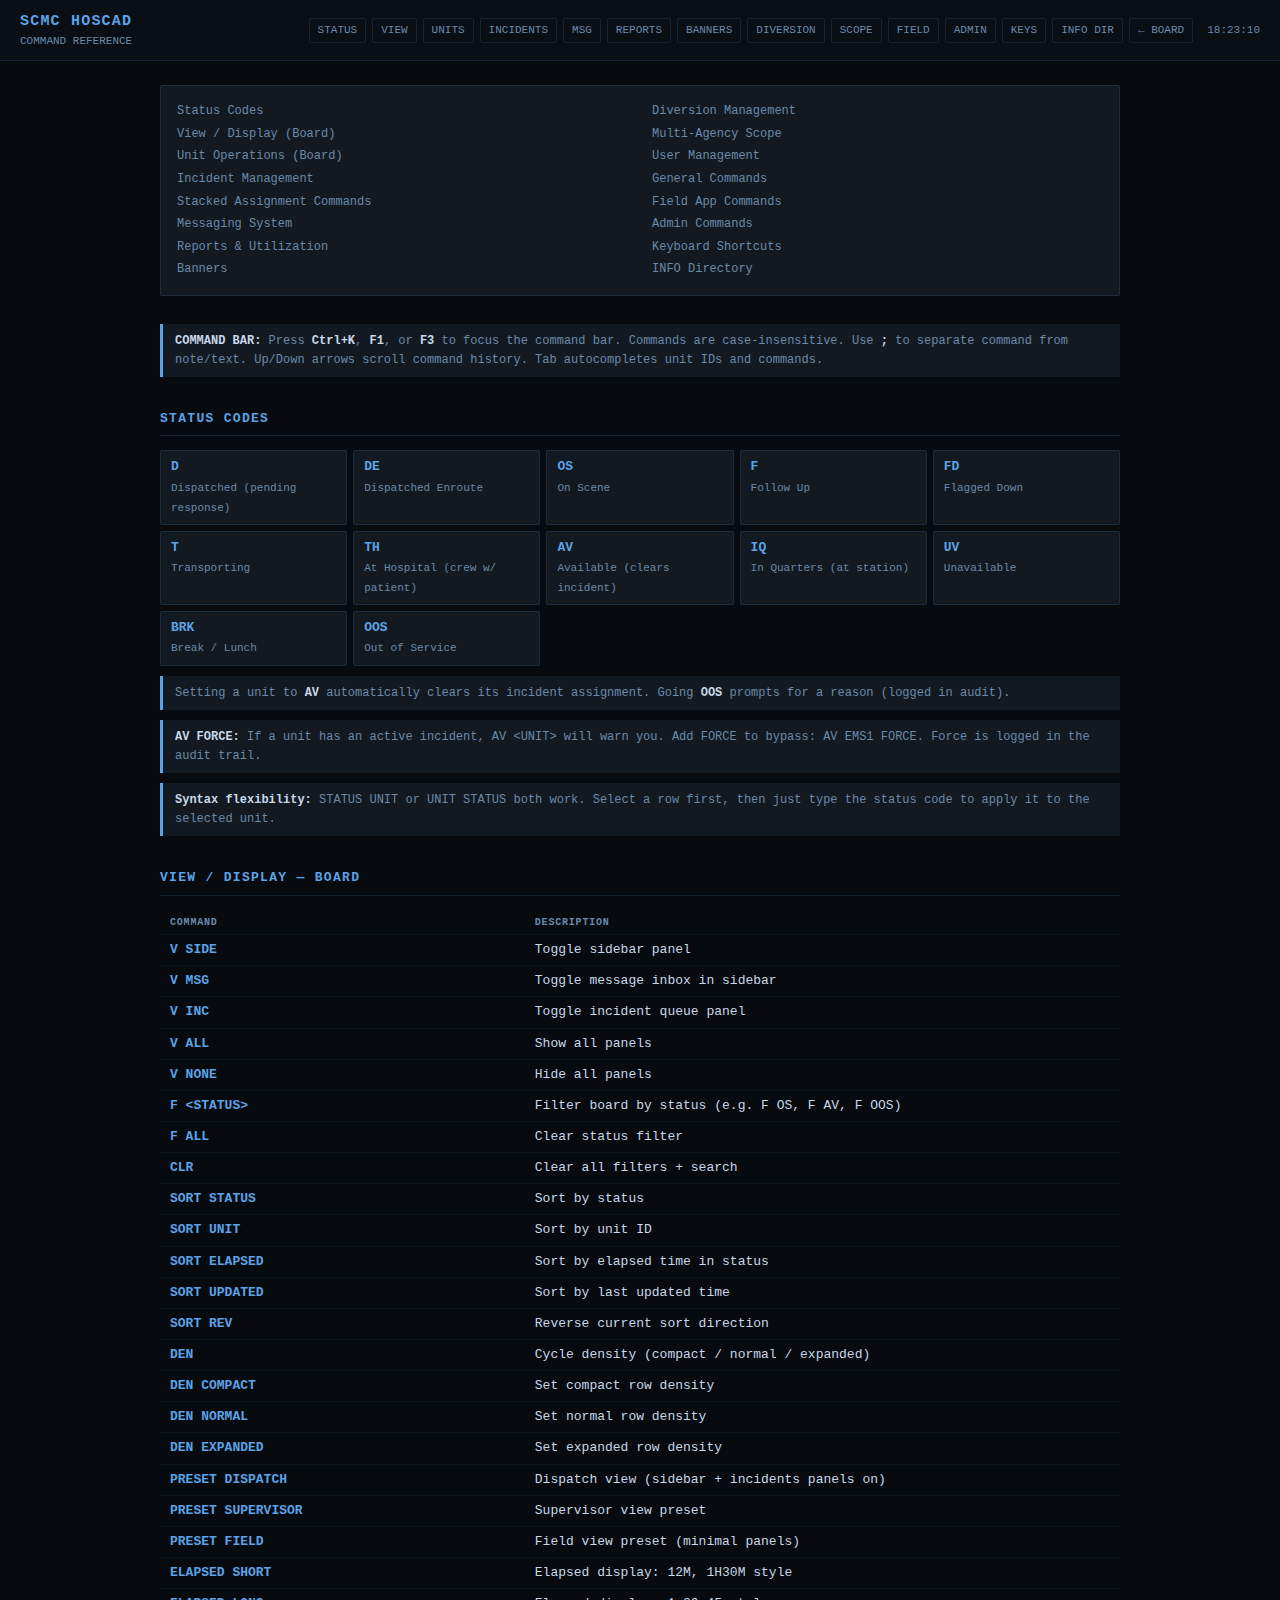
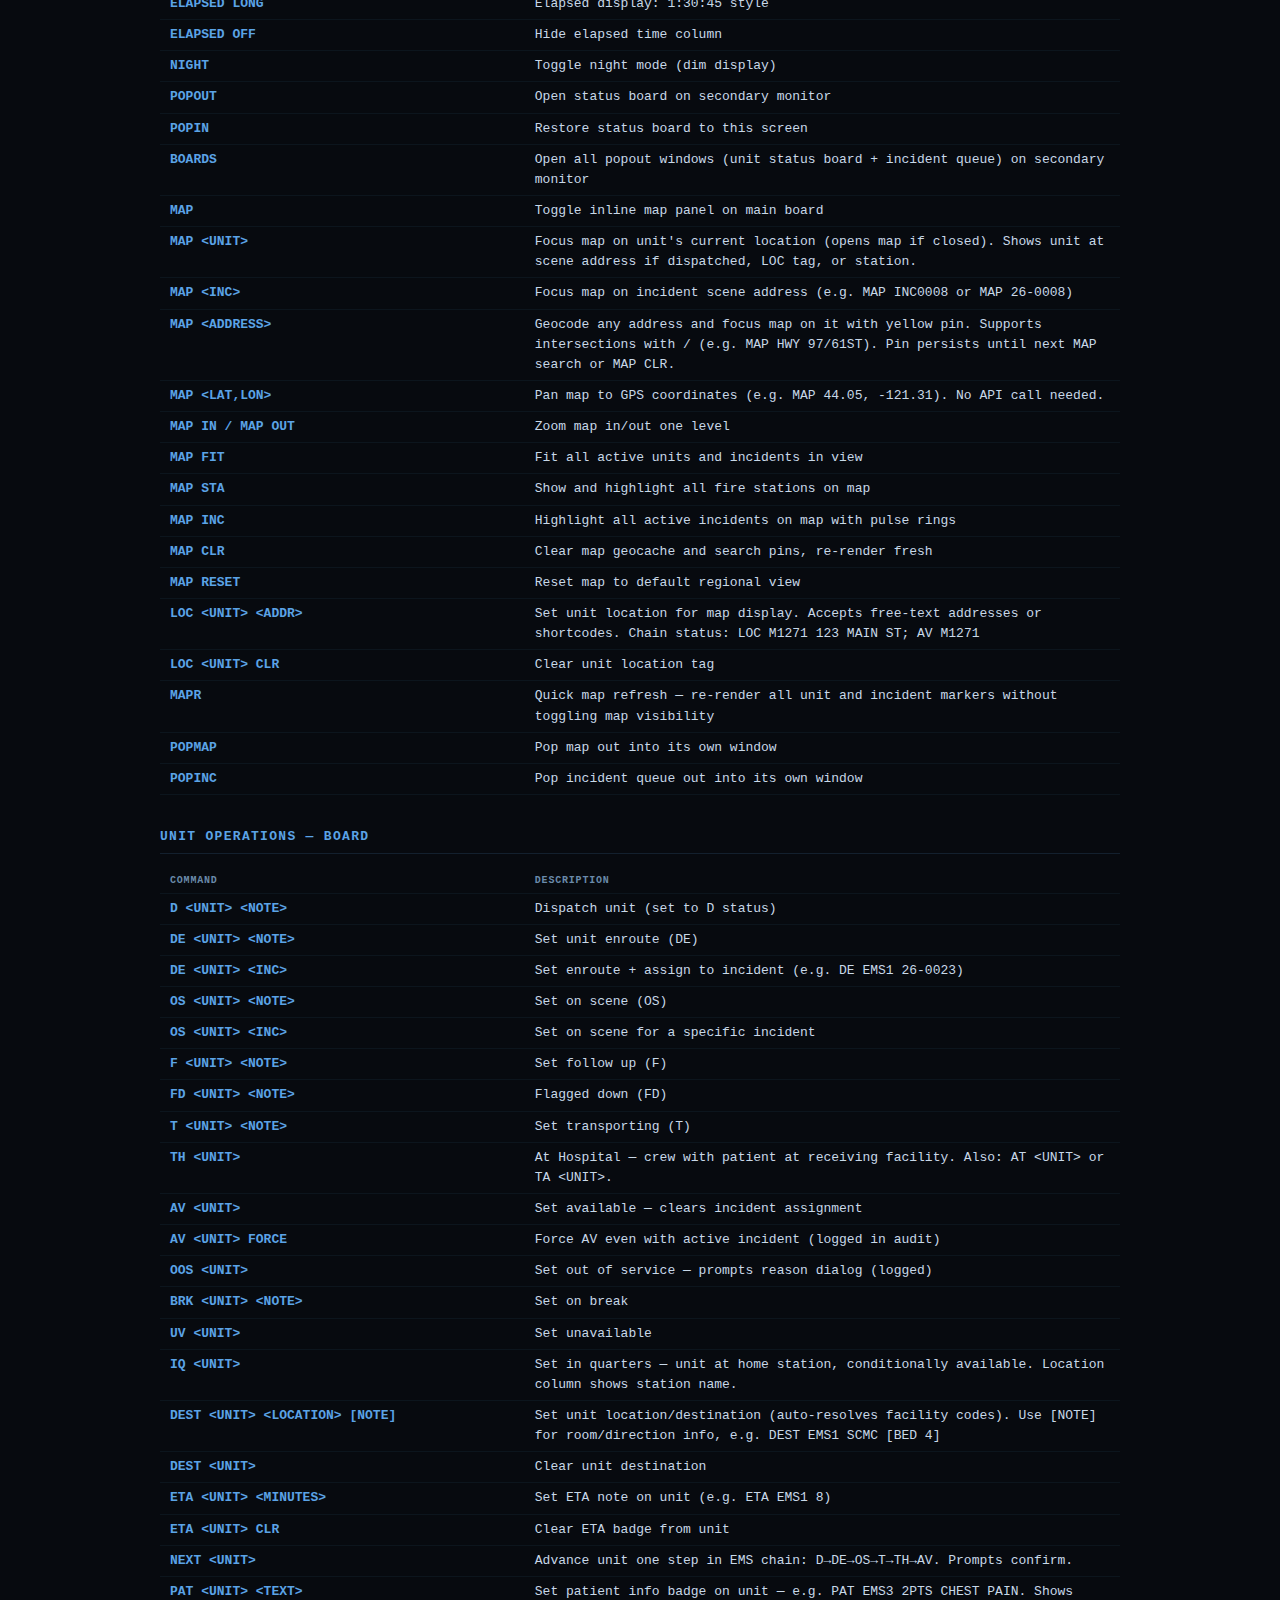
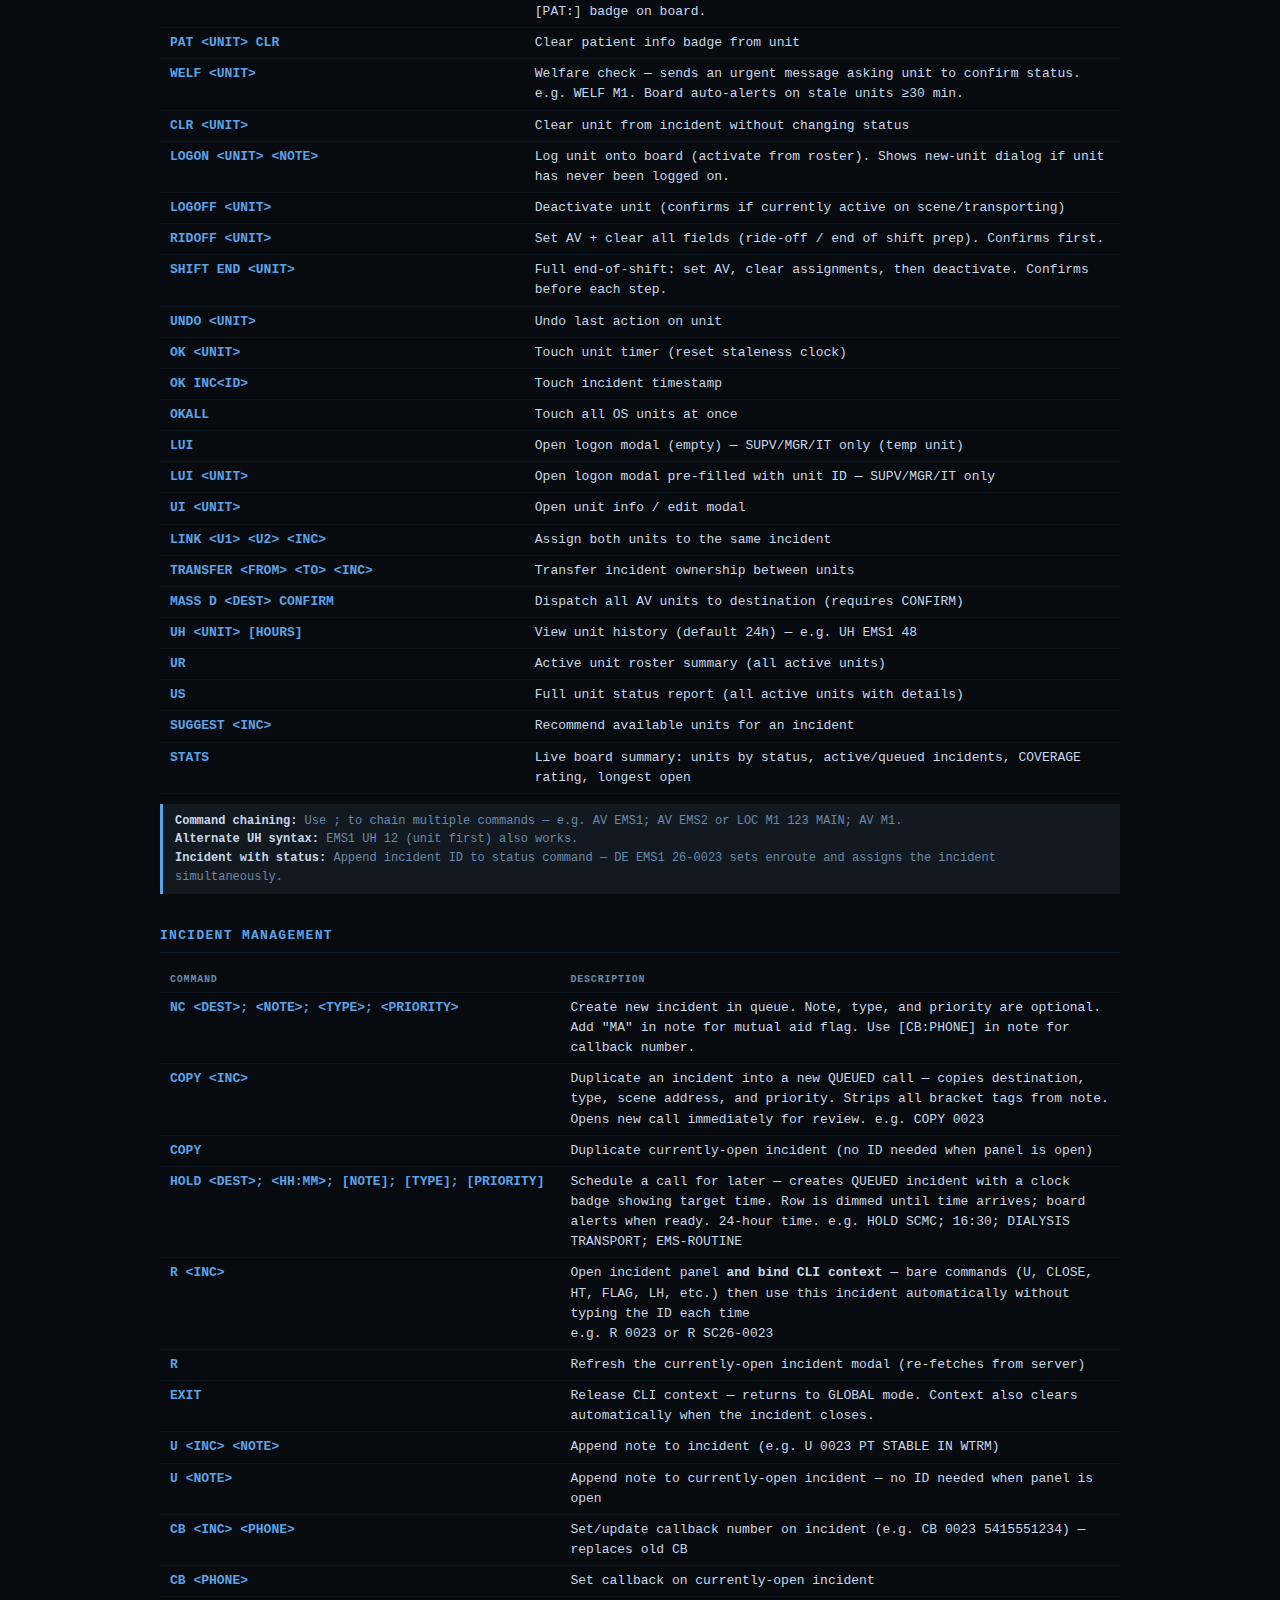
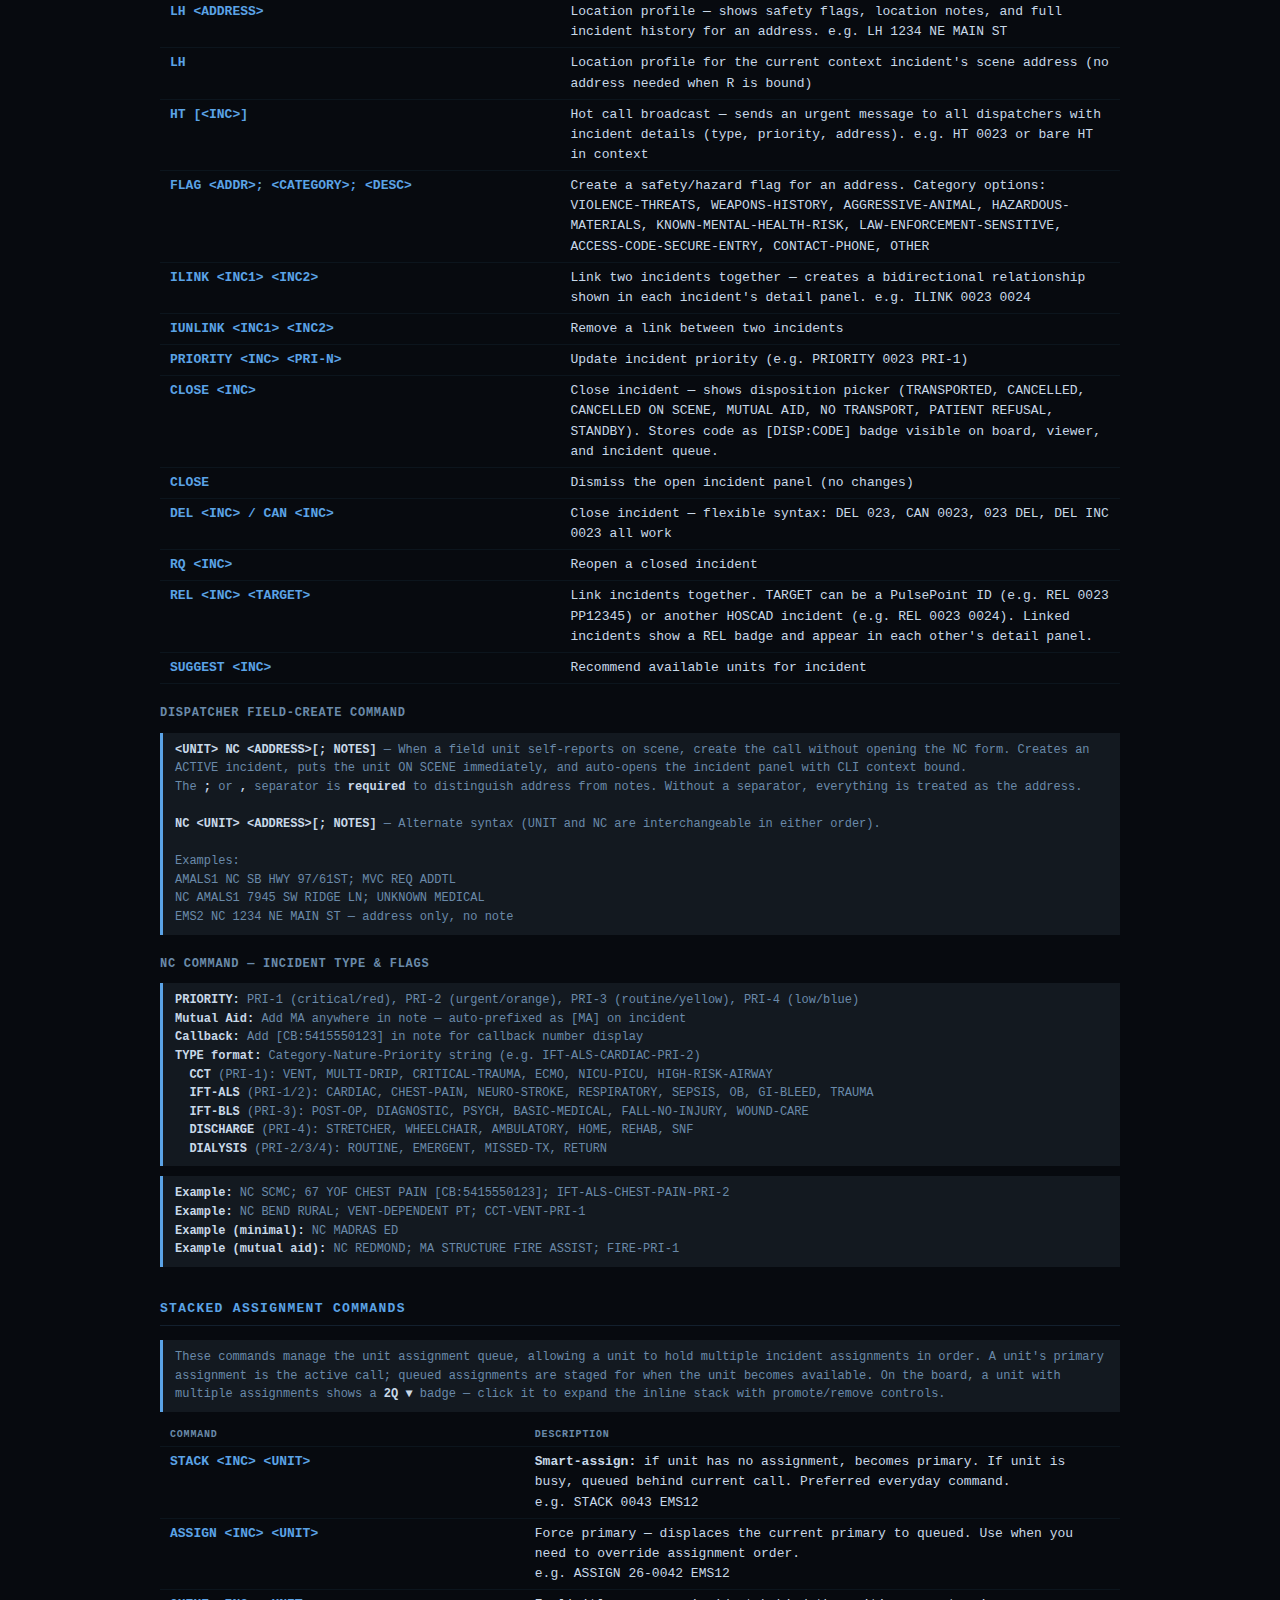
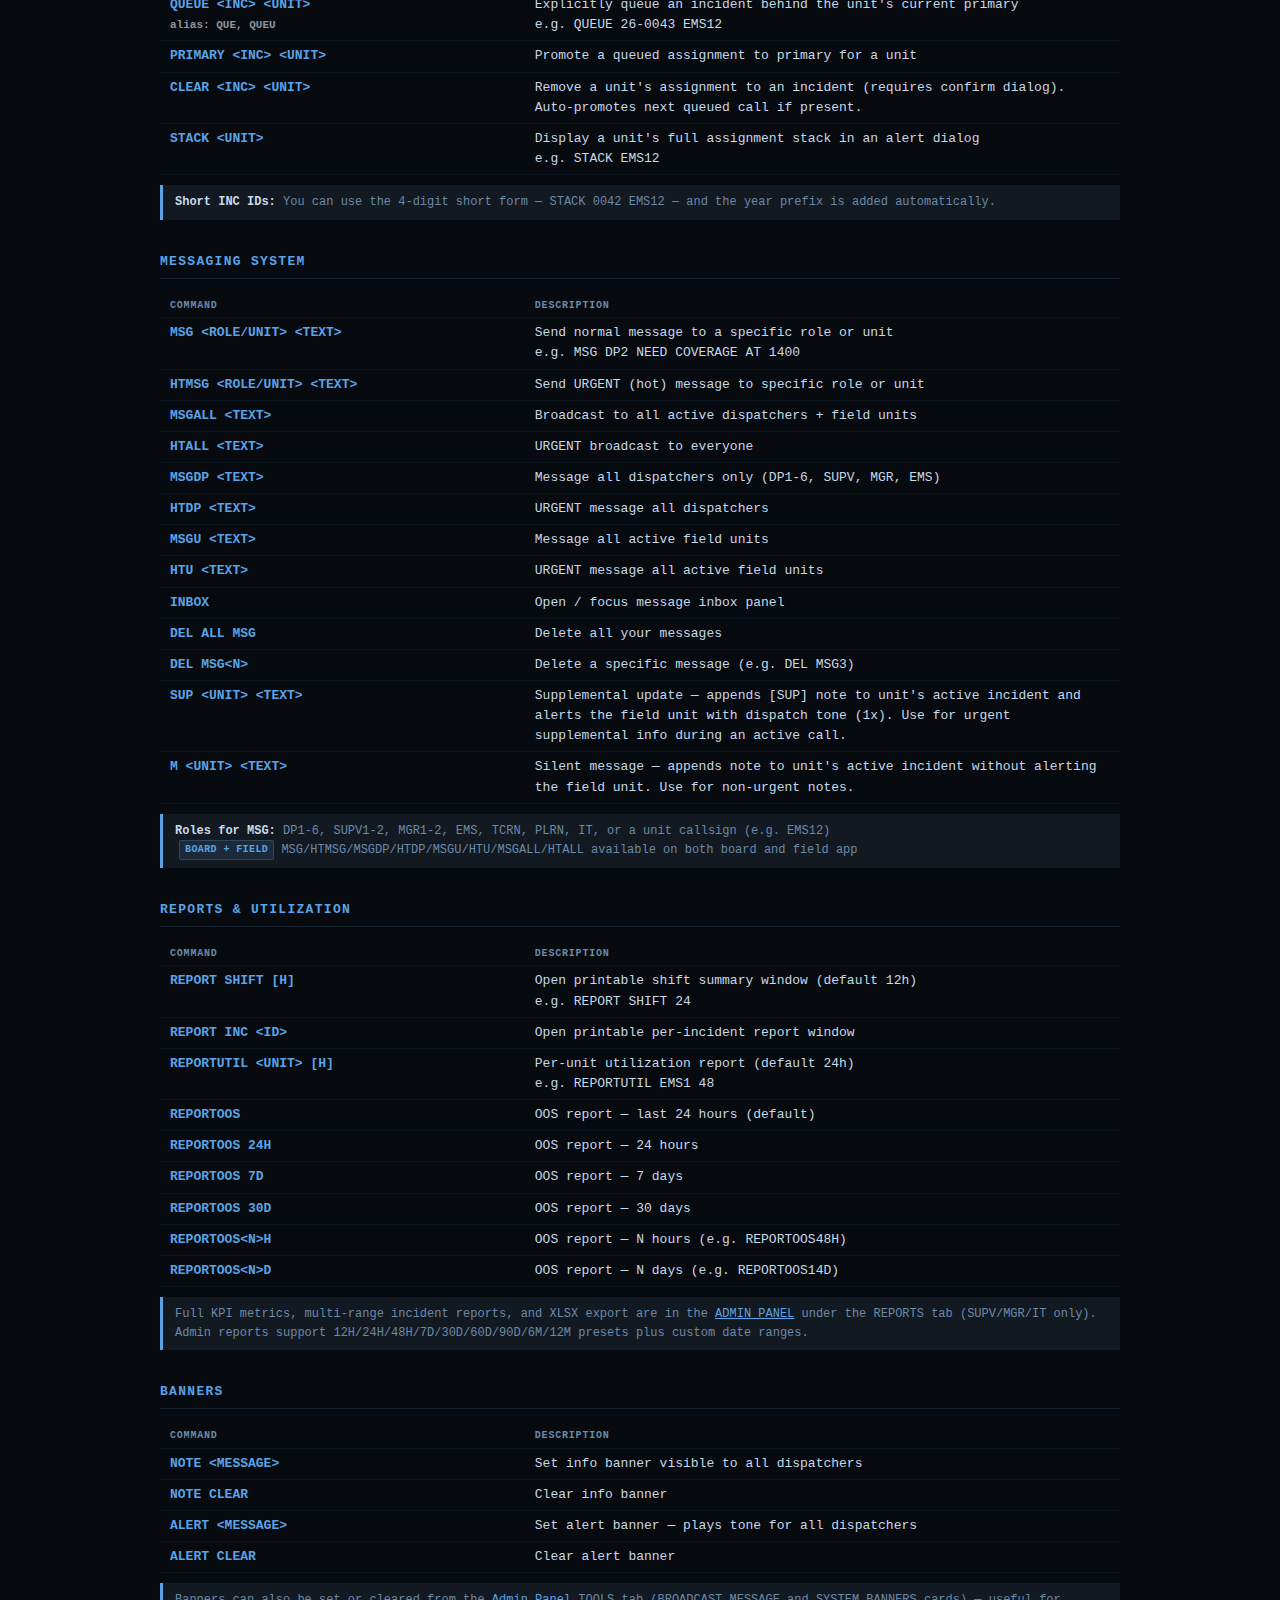
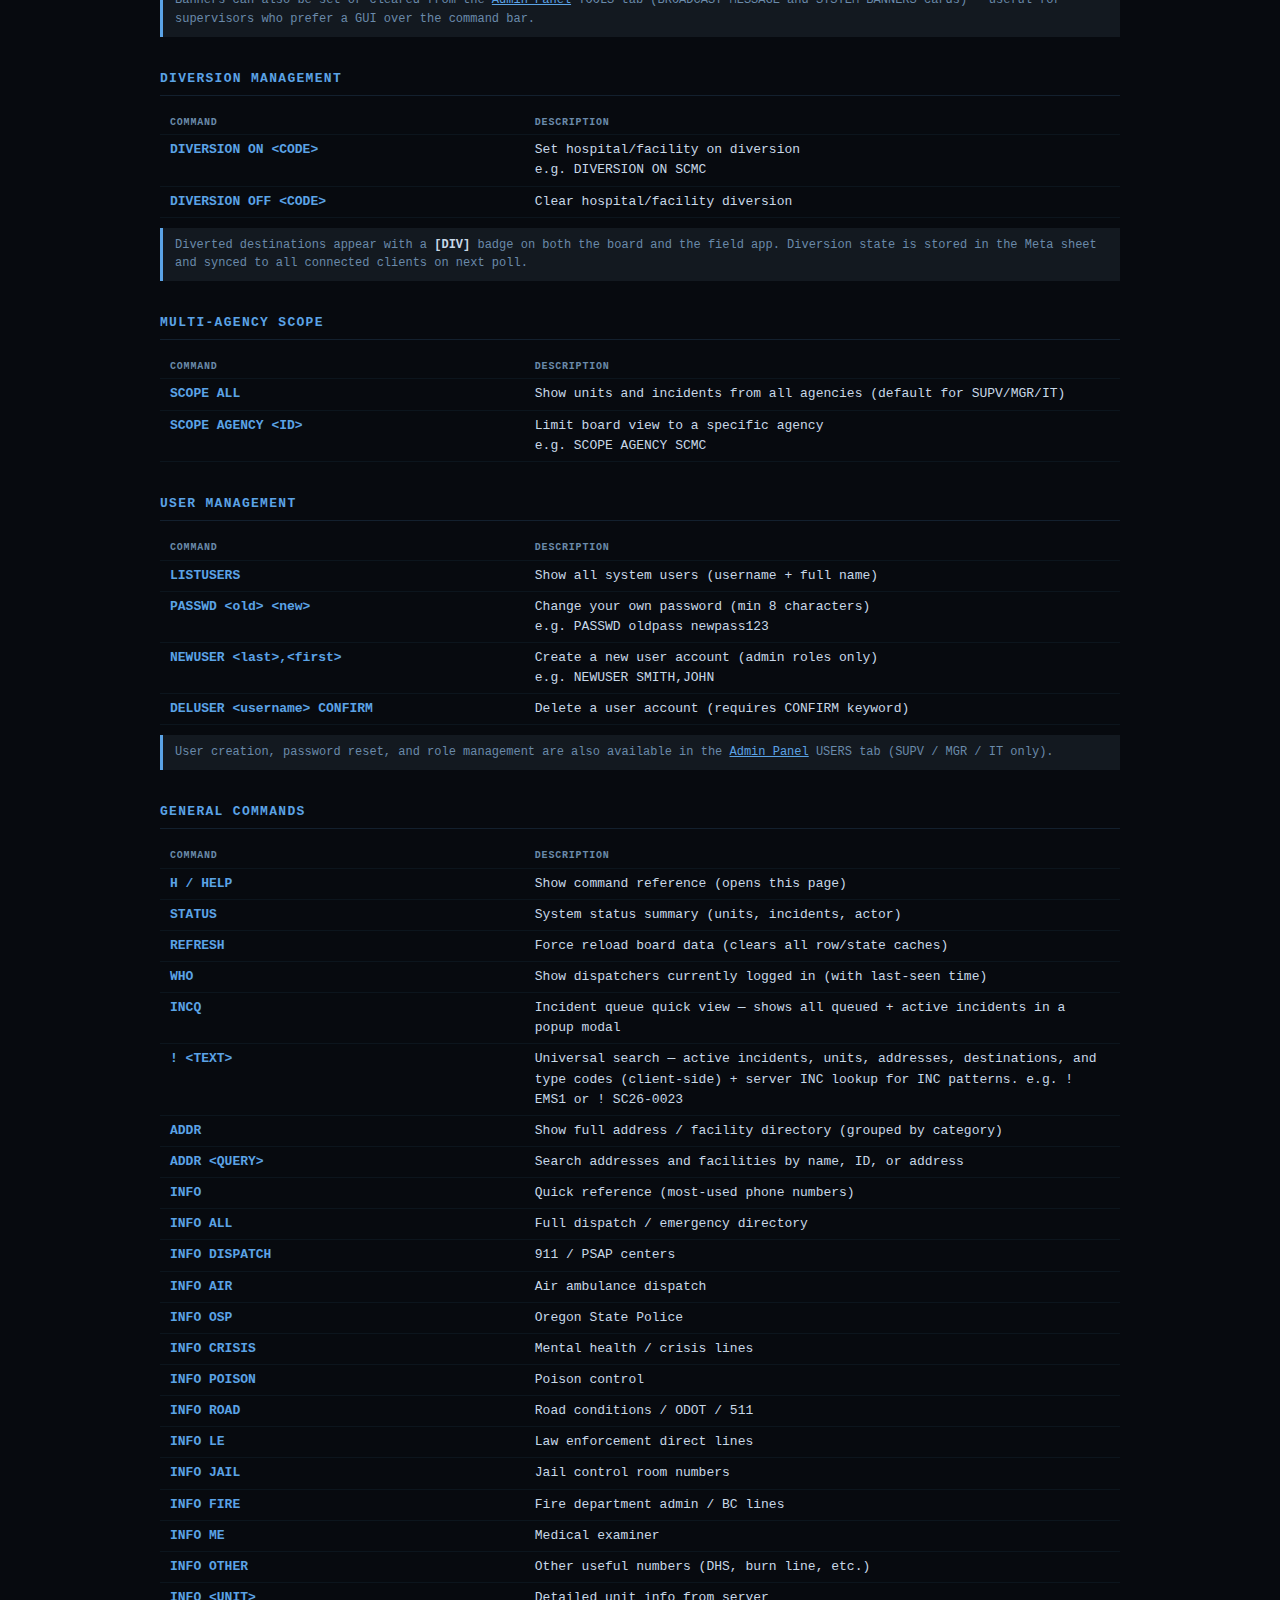
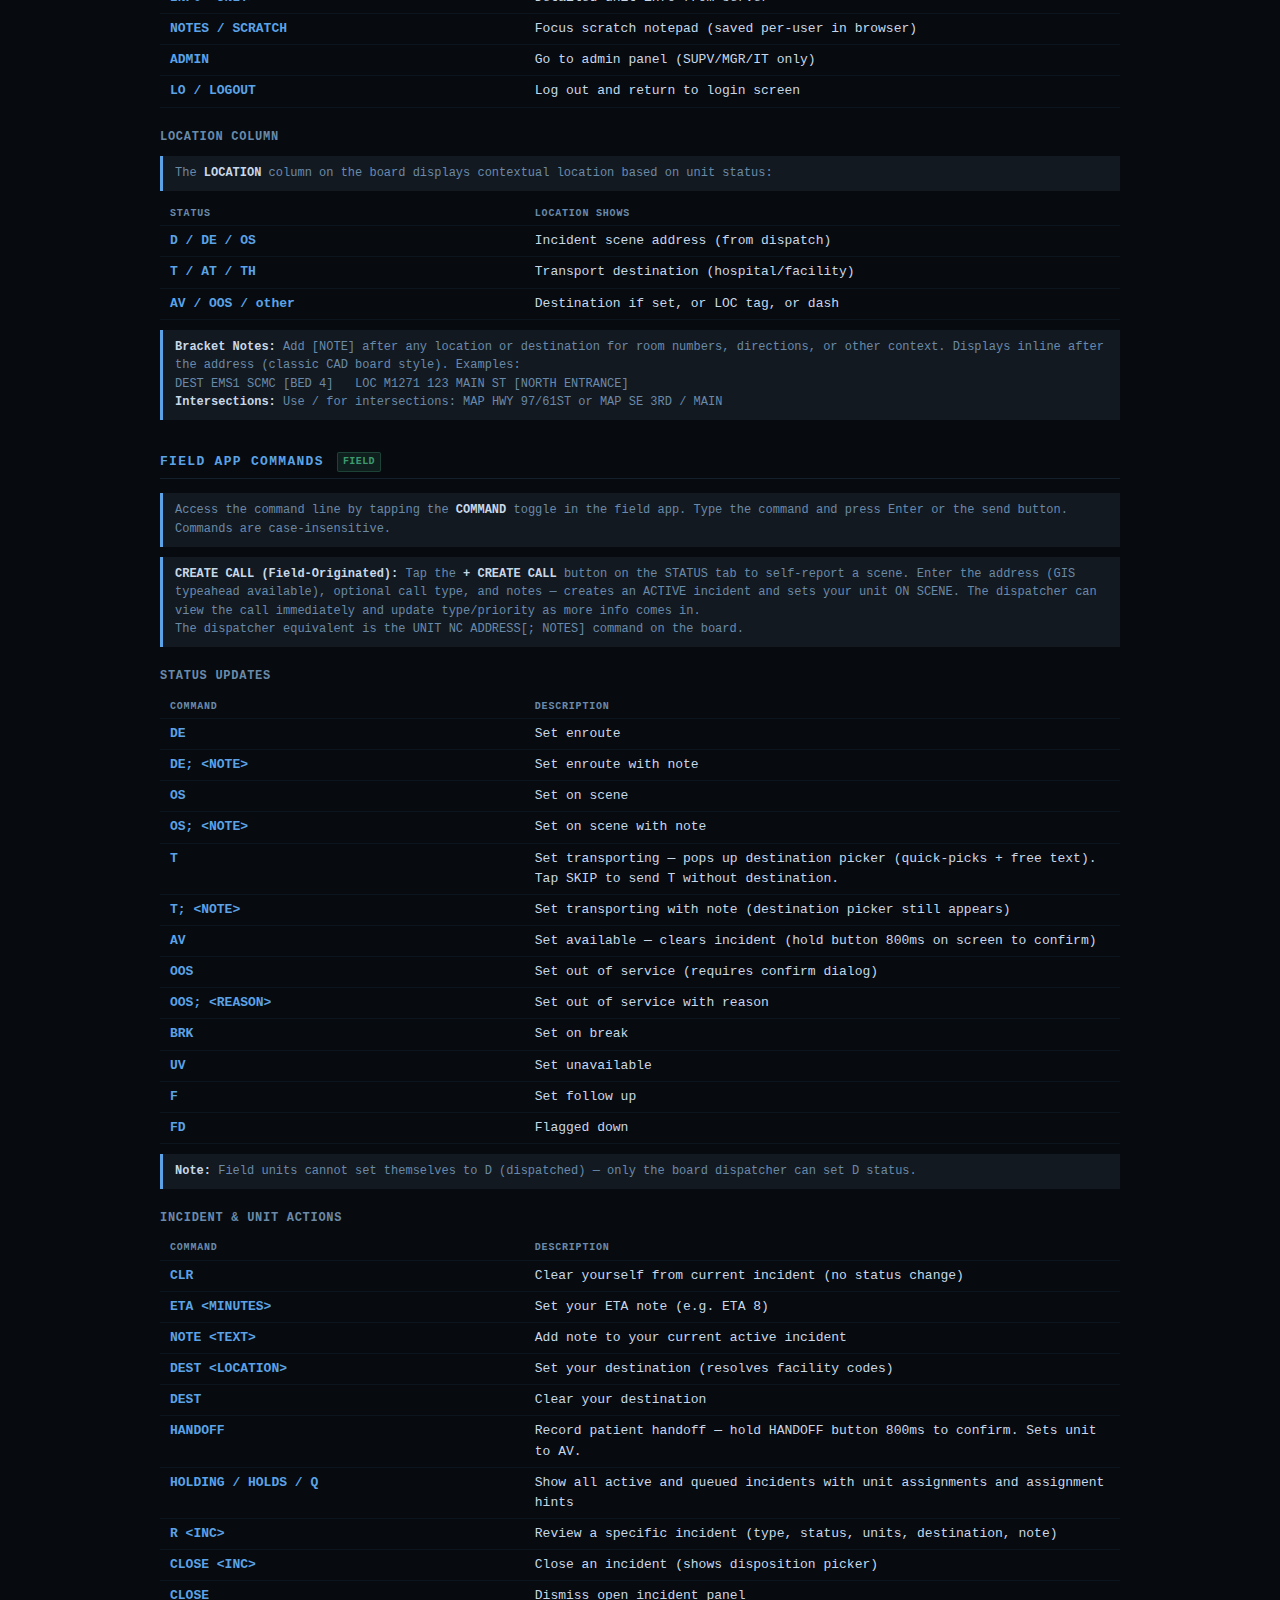
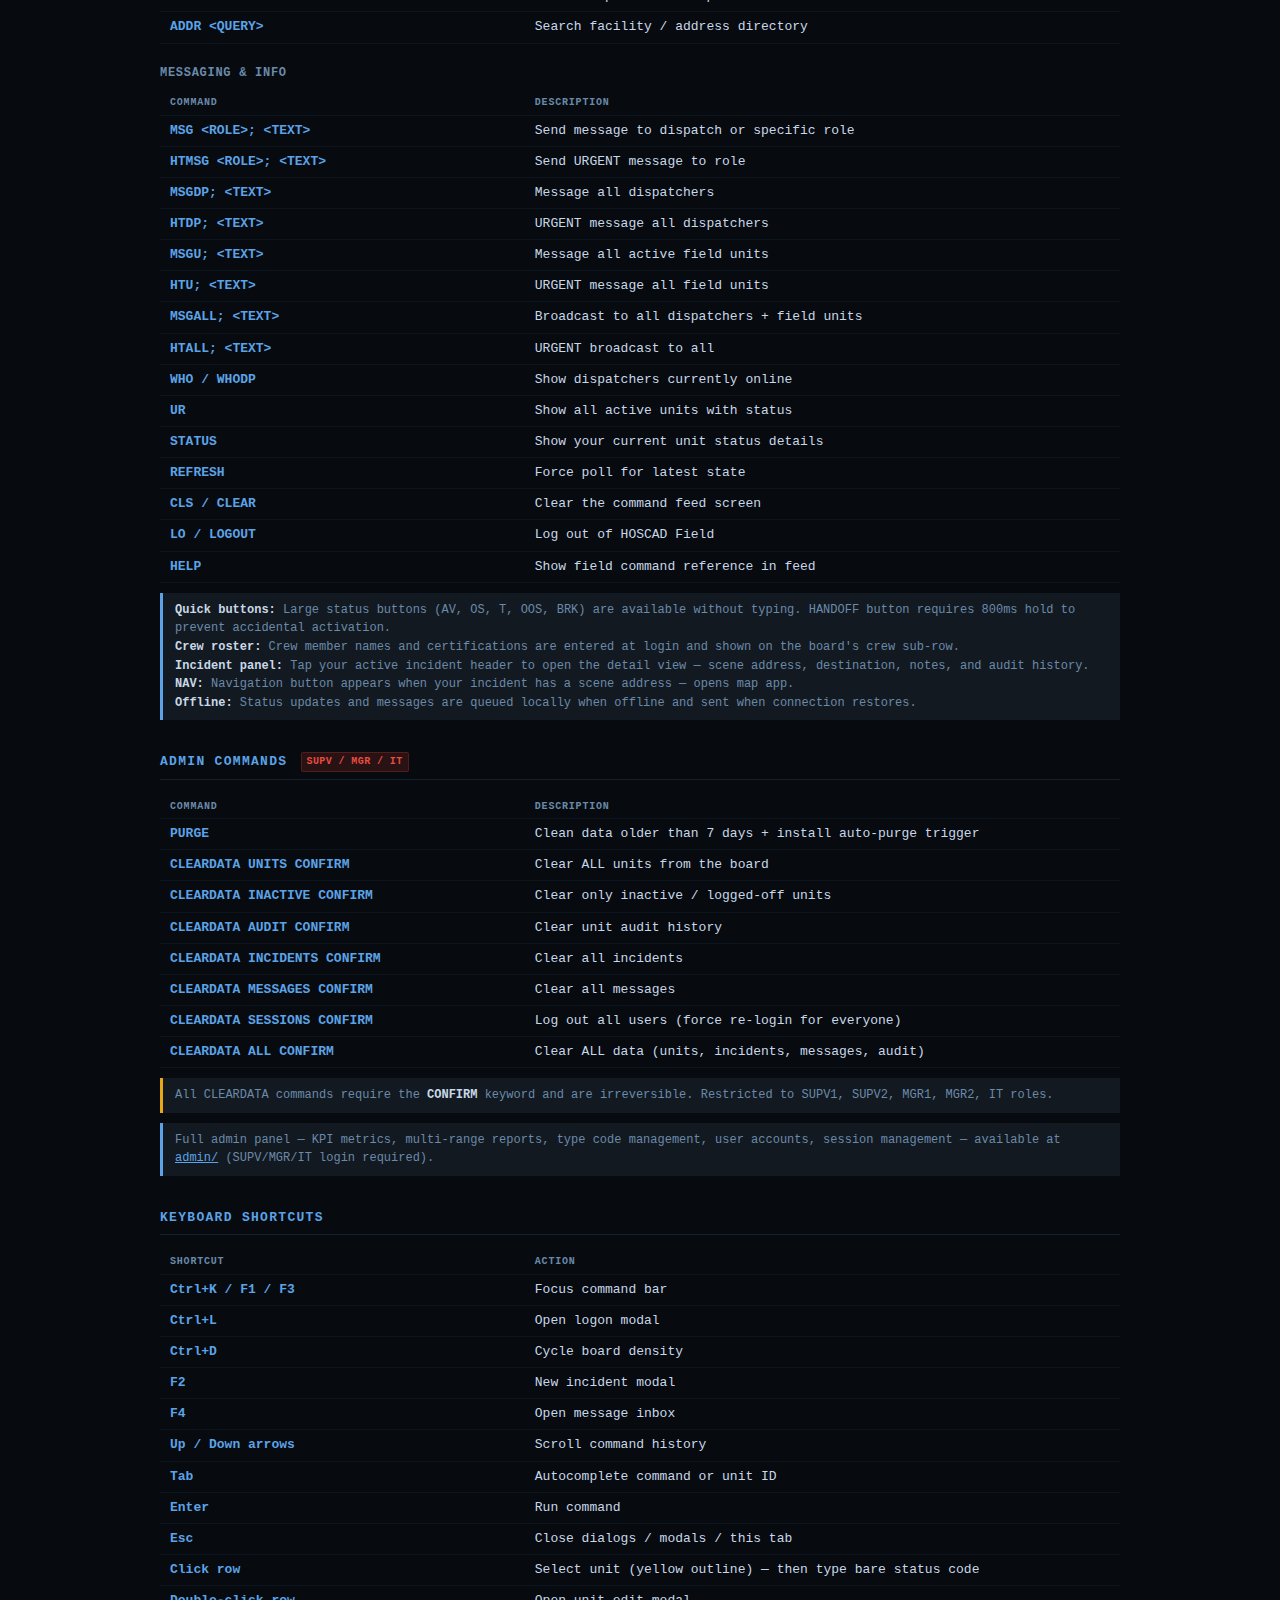
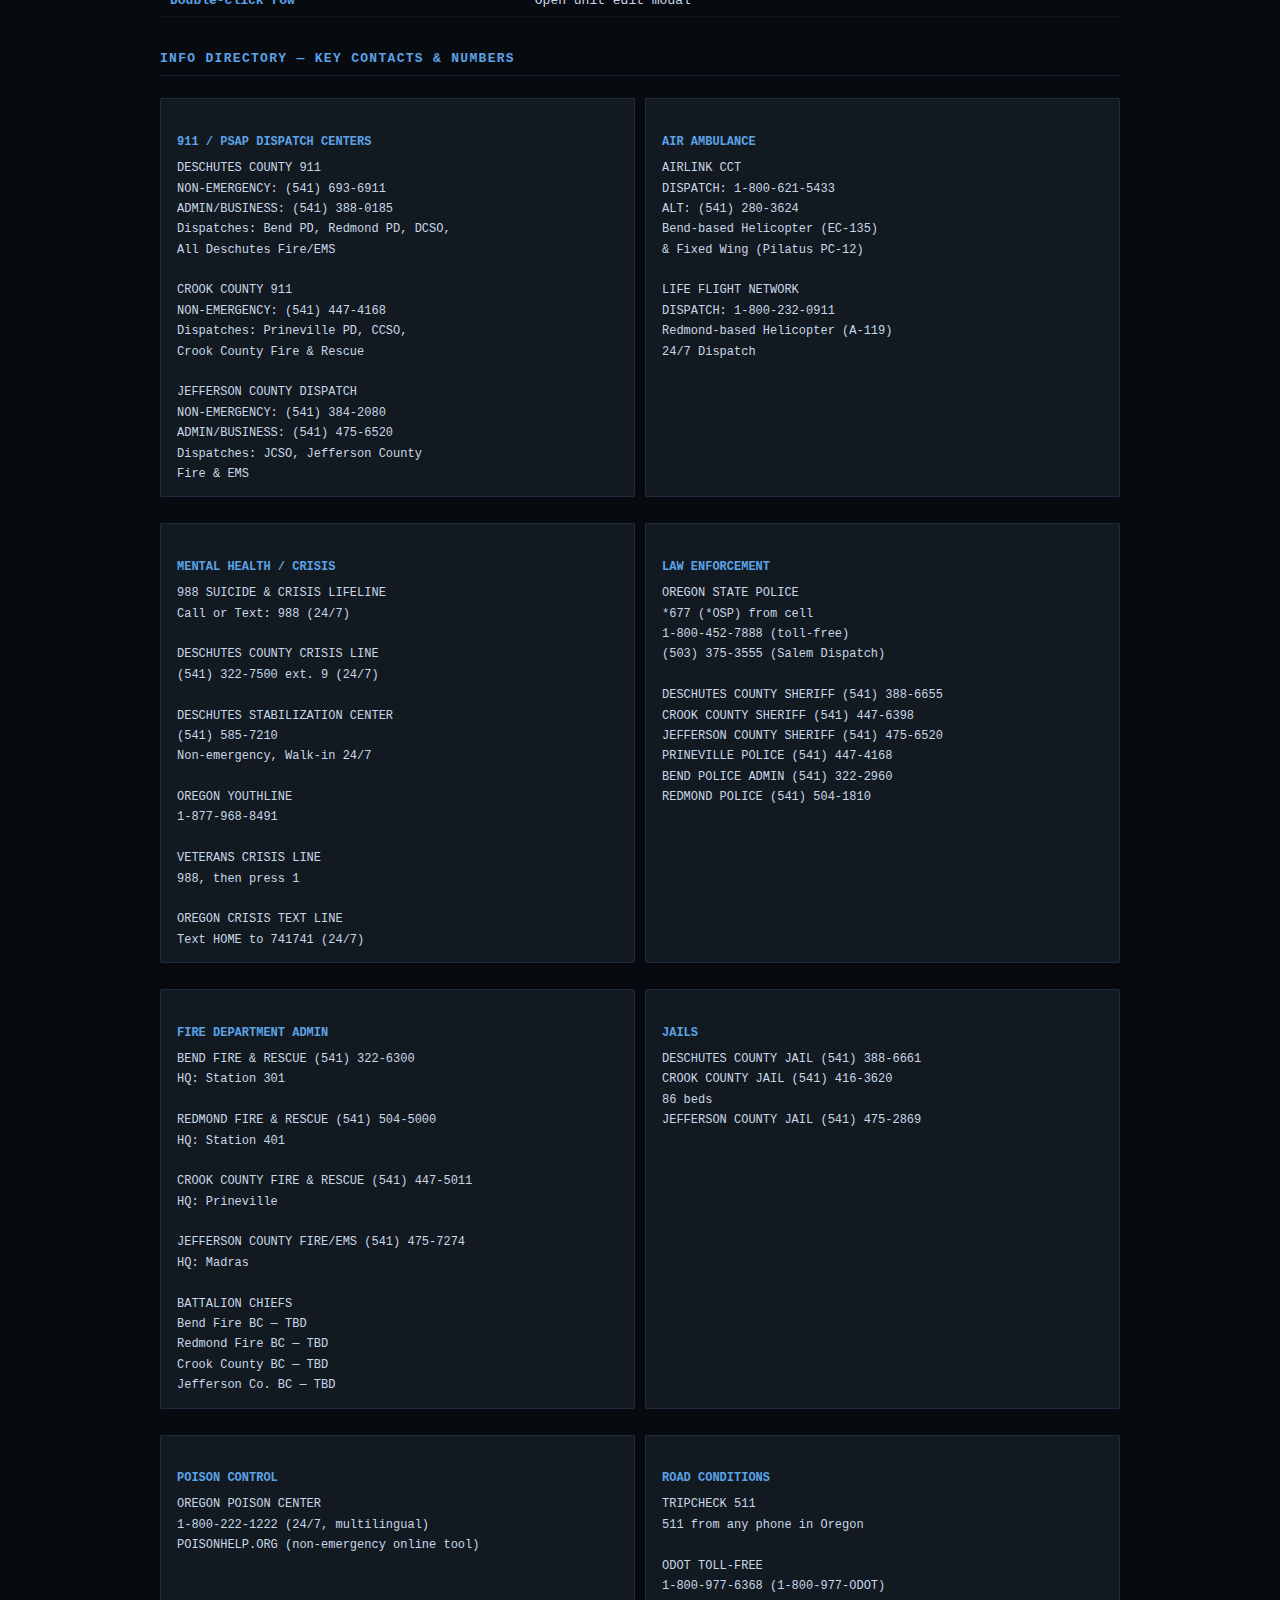
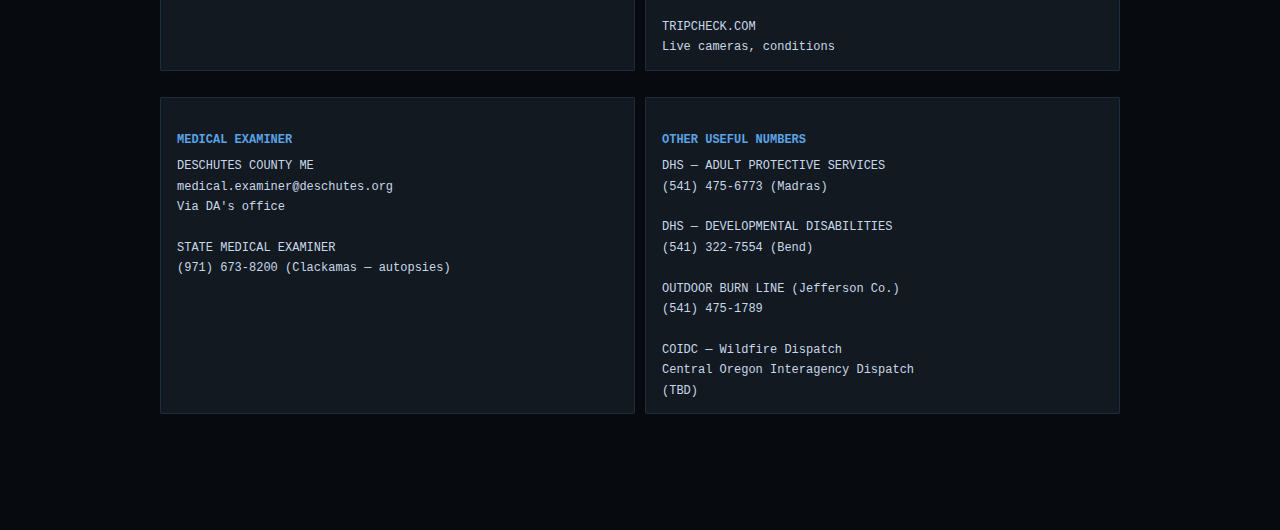
<file: help/index.html>
<!DOCTYPE html>
<html lang="en">
<head>
  <meta charset="UTF-8" />
  <meta name="viewport" content="width=device-width, initial-scale=1" />
  <meta name="theme-color" content="#070a0f" />
  <title>HOSCAD — Command Reference</title>
  <link rel="icon" type="image/x-icon" href="../icons/favicon.ico" />
  <style>
    :root {
      --bg: #070a0f;
      --surface: #0d1117;
      --surface2: #131920;
      --border: rgba(91,163,230,.15);
      --text: #c8d8e8;
      --muted: #6a8aaa;
      --accent: #5ba3e6;
      --good: #3d9970;
      --warn: #e6a817;
      --danger: #c0392b;
      --header-bg: #0a0e15;
    }
    * { box-sizing: border-box; margin: 0; padding: 0; }
    body {
      background: var(--bg);
      color: var(--text);
      font-family: 'Courier New', Courier, monospace;
      font-size: 13px;
      line-height: 1.55;
    }
    header {
      background: var(--header-bg);
      border-bottom: 1px solid var(--border);
      padding: 10px 20px;
      display: flex;
      align-items: center;
      gap: 14px;
      position: sticky;
      top: 0;
      z-index: 100;
    }
    .brand { font-size: 15px; font-weight: 900; letter-spacing: .08em; color: var(--accent); }
    .sub { color: var(--muted); font-size: 11px; }
    nav {
      margin-left: auto;
      display: flex;
      gap: 6px;
      flex-wrap: wrap;
    }
    nav a {
      color: var(--muted);
      text-decoration: none;
      font-size: 11px;
      padding: 3px 8px;
      border: 1px solid var(--border);
      border-radius: 2px;
      transition: color .15s, border-color .15s;
    }
    nav a:hover { color: var(--accent); border-color: var(--accent); }
    .container {
      max-width: 1000px;
      margin: 0 auto;
      padding: 24px 20px 60px;
    }
    h2 {
      font-size: 13px;
      font-weight: 900;
      letter-spacing: .1em;
      color: var(--accent);
      border-bottom: 1px solid var(--border);
      padding-bottom: 6px;
      margin: 32px 0 14px;
    }
    h2:first-child { margin-top: 0; }
    h3 {
      font-size: 12px;
      font-weight: 700;
      color: var(--muted);
      letter-spacing: .06em;
      margin: 20px 0 8px;
      text-transform: uppercase;
    }
    table {
      width: 100%;
      border-collapse: collapse;
      margin-bottom: 10px;
    }
    td, th {
      padding: 5px 10px;
      text-align: left;
      border-bottom: 1px solid rgba(91,163,230,.07);
      vertical-align: top;
    }
    th {
      color: var(--muted);
      font-size: 10px;
      font-weight: 700;
      letter-spacing: .08em;
      text-transform: uppercase;
      padding-bottom: 4px;
    }
    td:first-child {
      color: var(--accent);
      white-space: nowrap;
      font-weight: 700;
      width: 38%;
      padding-right: 16px;
    }
    tr:hover td { background: rgba(91,163,230,.04); }
    .badge {
      display: inline-block;
      padding: 1px 5px;
      border-radius: 2px;
      font-size: 10px;
      font-weight: 900;
      letter-spacing: .04em;
      margin-left: 4px;
      vertical-align: middle;
    }
    .badge-admin { background: rgba(192,57,43,.18); color: #e74c3c; border: 1px solid rgba(192,57,43,.3); }
    .badge-field { background: rgba(61,153,112,.15); color: #3d9970; border: 1px solid rgba(61,153,112,.3); }
    .badge-both  { background: rgba(91,163,230,.12); color: var(--accent); border: 1px solid rgba(91,163,230,.25); }
    .note {
      background: var(--surface2);
      border-left: 3px solid var(--accent);
      padding: 8px 12px;
      margin: 10px 0;
      font-size: 12px;
      color: var(--muted);
    }
    .note strong { color: var(--text); }
    .status-grid {
      display: grid;
      grid-template-columns: repeat(auto-fill, minmax(160px, 1fr));
      gap: 6px;
      margin: 8px 0;
    }
    .status-item {
      background: var(--surface2);
      border: 1px solid var(--border);
      border-radius: 2px;
      padding: 6px 10px;
    }
    .status-code { font-weight: 900; color: var(--accent); }
    .status-desc { color: var(--muted); font-size: 11px; }
    .info-block {
      background: var(--surface2);
      border: 1px solid var(--border);
      border-radius: 2px;
      padding: 12px 16px;
      margin: 8px 0;
      white-space: pre-line;
      line-height: 1.7;
      font-size: 12px;
    }
    .info-block .title { font-weight: 900; color: var(--accent); margin-bottom: 6px; display: block; }
    .info-grid {
      display: grid;
      grid-template-columns: 1fr 1fr;
      gap: 10px;
      margin: 8px 0;
    }
    @media (max-width: 600px) {
      .info-grid { grid-template-columns: 1fr; }
      td:first-child { width: auto; }
      nav { display: none; }
    }
    .toc {
      background: var(--surface2);
      border: 1px solid var(--border);
      border-radius: 2px;
      padding: 14px 16px;
      margin-bottom: 28px;
      columns: 2;
      column-gap: 24px;
    }
    .toc a {
      display: block;
      color: var(--muted);
      text-decoration: none;
      padding: 2px 0;
      font-size: 12px;
      transition: color .15s;
    }
    .toc a:hover { color: var(--accent); }
    @media (max-width: 500px) { .toc { columns: 1; } }
  </style>
</head>
<body>
<header>
  <div>
    <div class="brand">SCMC HOSCAD</div>
    <div class="sub">COMMAND REFERENCE</div>
  </div>
  <nav>
    <a href="#status-codes">STATUS</a>
    <a href="#board-view">VIEW</a>
    <a href="#board-units">UNITS</a>
    <a href="#incidents">INCIDENTS</a>
    <a href="#messaging">MSG</a>
    <a href="#reports">REPORTS</a>
    <a href="#banners">BANNERS</a>
    <a href="#diversion">DIVERSION</a>
    <a href="#scope">SCOPE</a>
    <a href="#field">FIELD</a>
    <a href="#admin">ADMIN</a>
    <a href="#keyboard">KEYS</a>
    <a href="#info">INFO DIR</a>
    <a href="#" onclick="window.close();return false;" title="Close this tab (ESC)">← BOARD</a>
  </nav>
</header>
<div class="container">

  <div class="toc">
    <a href="#status-codes">Status Codes</a>
    <a href="#board-view">View / Display (Board)</a>
    <a href="#board-units">Unit Operations (Board)</a>
    <a href="#incidents">Incident Management</a>
    <a href="#stacking">Stacked Assignment Commands</a>
    <a href="#messaging">Messaging System</a>
    <a href="#reports">Reports &amp; Utilization</a>
    <a href="#banners">Banners</a>
    <a href="#diversion">Diversion Management</a>
    <a href="#scope">Multi-Agency Scope</a>
    <a href="#users">User Management</a>
    <a href="#general">General Commands</a>
    <a href="#field">Field App Commands</a>
    <a href="#admin">Admin Commands</a>
    <a href="#keyboard">Keyboard Shortcuts</a>
    <a href="#info">INFO Directory</a>
  </div>

  <div class="note">
    <strong>COMMAND BAR:</strong> Press <strong>Ctrl+K</strong>, <strong>F1</strong>, or <strong>F3</strong> to focus the command bar.
    Commands are case-insensitive. Use <strong>;</strong> to separate command from note/text.
    Up/Down arrows scroll command history. Tab autocompletes unit IDs and commands.
  </div>

  <!-- STATUS CODES -->
  <h2 id="status-codes">STATUS CODES</h2>
  <div class="status-grid">
    <div class="status-item"><span class="status-code">D</span><br><span class="status-desc">Dispatched (pending response)</span></div>
    <div class="status-item"><span class="status-code">DE</span><br><span class="status-desc">Dispatched Enroute</span></div>
    <div class="status-item"><span class="status-code">OS</span><br><span class="status-desc">On Scene</span></div>
    <div class="status-item"><span class="status-code">F</span><br><span class="status-desc">Follow Up</span></div>
    <div class="status-item"><span class="status-code">FD</span><br><span class="status-desc">Flagged Down</span></div>
    <div class="status-item"><span class="status-code">T</span><br><span class="status-desc">Transporting</span></div>
    <div class="status-item"><span class="status-code">TH</span><br><span class="status-desc">At Hospital (crew w/ patient)</span></div>
    <div class="status-item"><span class="status-code">AV</span><br><span class="status-desc">Available (clears incident)</span></div>
    <div class="status-item"><span class="status-code">IQ</span><br><span class="status-desc">In Quarters (at station)</span></div>
    <div class="status-item"><span class="status-code">UV</span><br><span class="status-desc">Unavailable</span></div>
    <div class="status-item"><span class="status-code">BRK</span><br><span class="status-desc">Break / Lunch</span></div>
    <div class="status-item"><span class="status-code">OOS</span><br><span class="status-desc">Out of Service</span></div>
  </div>
  <div class="note">Setting a unit to <strong>AV</strong> automatically clears its incident assignment. Going <strong>OOS</strong> prompts for a reason (logged in audit).</div>
  <div class="note"><strong>AV FORCE:</strong> If a unit has an active incident, <code>AV &lt;UNIT&gt;</code> will warn you. Add FORCE to bypass: <code>AV EMS1 FORCE</code>. Force is logged in the audit trail.</div>
  <div class="note"><strong>Syntax flexibility:</strong> <code>STATUS UNIT</code> or <code>UNIT STATUS</code> both work. Select a row first, then just type the status code to apply it to the selected unit.</div>

  <!-- VIEW / DISPLAY -->
  <h2 id="board-view">VIEW / DISPLAY — BOARD</h2>
  <table>
    <tr><th>Command</th><th>Description</th></tr>
    <tr><td>V SIDE</td><td>Toggle sidebar panel</td></tr>
    <tr><td>V MSG</td><td>Toggle message inbox in sidebar</td></tr>
    <tr><td>V INC</td><td>Toggle incident queue panel</td></tr>
    <tr><td>V ALL</td><td>Show all panels</td></tr>
    <tr><td>V NONE</td><td>Hide all panels</td></tr>
    <tr><td>F &lt;STATUS&gt;</td><td>Filter board by status (e.g. F OS, F AV, F OOS)</td></tr>
    <tr><td>F ALL</td><td>Clear status filter</td></tr>
    <tr><td>CLR</td><td>Clear all filters + search</td></tr>
    <tr><td>SORT STATUS</td><td>Sort by status</td></tr>
    <tr><td>SORT UNIT</td><td>Sort by unit ID</td></tr>
    <tr><td>SORT ELAPSED</td><td>Sort by elapsed time in status</td></tr>
    <tr><td>SORT UPDATED</td><td>Sort by last updated time</td></tr>
    <tr><td>SORT REV</td><td>Reverse current sort direction</td></tr>
    <tr><td>DEN</td><td>Cycle density (compact / normal / expanded)</td></tr>
    <tr><td>DEN COMPACT</td><td>Set compact row density</td></tr>
    <tr><td>DEN NORMAL</td><td>Set normal row density</td></tr>
    <tr><td>DEN EXPANDED</td><td>Set expanded row density</td></tr>
    <tr><td>PRESET DISPATCH</td><td>Dispatch view (sidebar + incidents panels on)</td></tr>
    <tr><td>PRESET SUPERVISOR</td><td>Supervisor view preset</td></tr>
    <tr><td>PRESET FIELD</td><td>Field view preset (minimal panels)</td></tr>
    <tr><td>ELAPSED SHORT</td><td>Elapsed display: 12M, 1H30M style</td></tr>
    <tr><td>ELAPSED LONG</td><td>Elapsed display: 1:30:45 style</td></tr>
    <tr><td>ELAPSED OFF</td><td>Hide elapsed time column</td></tr>
    <tr><td>NIGHT</td><td>Toggle night mode (dim display)</td></tr>
    <tr><td>POPOUT</td><td>Open status board on secondary monitor</td></tr>
    <tr><td>POPIN</td><td>Restore status board to this screen</td></tr>
    <tr><td>BOARDS</td><td>Open all popout windows (unit status board + incident queue) on secondary monitor</td></tr>
    <tr><td>MAP</td><td>Toggle inline map panel on main board</td></tr>
    <tr><td>MAP &lt;UNIT&gt;</td><td>Focus map on unit's current location (opens map if closed). Shows unit at scene address if dispatched, LOC tag, or station.</td></tr>
    <tr><td>MAP &lt;INC&gt;</td><td>Focus map on incident scene address (e.g. MAP INC0008 or MAP 26-0008)</td></tr>
    <tr><td>MAP &lt;ADDRESS&gt;</td><td>Geocode any address and focus map on it with yellow pin. Supports intersections with / (e.g. MAP HWY 97/61ST). Pin persists until next MAP search or MAP CLR.</td></tr>
    <tr><td>MAP &lt;LAT,LON&gt;</td><td>Pan map to GPS coordinates (e.g. MAP 44.05, -121.31). No API call needed.</td></tr>
    <tr><td>MAP IN / MAP OUT</td><td>Zoom map in/out one level</td></tr>
    <tr><td>MAP FIT</td><td>Fit all active units and incidents in view</td></tr>
    <tr><td>MAP STA</td><td>Show and highlight all fire stations on map</td></tr>
    <tr><td>MAP INC</td><td>Highlight all active incidents on map with pulse rings</td></tr>
    <tr><td>MAP CLR</td><td>Clear map geocache and search pins, re-render fresh</td></tr>
    <tr><td>MAP RESET</td><td>Reset map to default regional view</td></tr>
    <tr><td>LOC &lt;UNIT&gt; &lt;ADDR&gt;</td><td>Set unit location for map display. Accepts free-text addresses or shortcodes. Chain status: <code>LOC M1271 123 MAIN ST; AV M1271</code></td></tr>
    <tr><td>LOC &lt;UNIT&gt; CLR</td><td>Clear unit location tag</td></tr>
    <tr><td>MAPR</td><td>Quick map refresh — re-render all unit and incident markers without toggling map visibility</td></tr>
    <tr><td>POPMAP</td><td>Pop map out into its own window</td></tr>
    <tr><td>POPINC</td><td>Pop incident queue out into its own window</td></tr>
  </table>

  <!-- UNIT OPERATIONS -->
  <h2 id="board-units">UNIT OPERATIONS — BOARD</h2>
  <table>
    <tr><th>Command</th><th>Description</th></tr>
    <tr><td>D &lt;UNIT&gt; &lt;NOTE&gt;</td><td>Dispatch unit (set to D status)</td></tr>
    <tr><td>DE &lt;UNIT&gt; &lt;NOTE&gt;</td><td>Set unit enroute (DE)</td></tr>
    <tr><td>DE &lt;UNIT&gt; &lt;INC&gt;</td><td>Set enroute + assign to incident (e.g. DE EMS1 26-0023)</td></tr>
    <tr><td>OS &lt;UNIT&gt; &lt;NOTE&gt;</td><td>Set on scene (OS)</td></tr>
    <tr><td>OS &lt;UNIT&gt; &lt;INC&gt;</td><td>Set on scene for a specific incident</td></tr>
    <tr><td>F &lt;UNIT&gt; &lt;NOTE&gt;</td><td>Set follow up (F)</td></tr>
    <tr><td>FD &lt;UNIT&gt; &lt;NOTE&gt;</td><td>Flagged down (FD)</td></tr>
    <tr><td>T &lt;UNIT&gt; &lt;NOTE&gt;</td><td>Set transporting (T)</td></tr>
    <tr><td>TH &lt;UNIT&gt;</td><td>At Hospital — crew with patient at receiving facility. Also: <code>AT &lt;UNIT&gt;</code> or <code>TA &lt;UNIT&gt;</code>.</td></tr>
    <tr><td>AV &lt;UNIT&gt;</td><td>Set available — clears incident assignment</td></tr>
    <tr><td>AV &lt;UNIT&gt; FORCE</td><td>Force AV even with active incident (logged in audit)</td></tr>
    <tr><td>OOS &lt;UNIT&gt;</td><td>Set out of service — prompts reason dialog (logged)</td></tr>
    <tr><td>BRK &lt;UNIT&gt; &lt;NOTE&gt;</td><td>Set on break</td></tr>
    <tr><td>UV &lt;UNIT&gt;</td><td>Set unavailable</td></tr>
    <tr><td>IQ &lt;UNIT&gt;</td><td>Set in quarters — unit at home station, conditionally available. Location column shows station name.</td></tr>
    <tr><td>DEST &lt;UNIT&gt; &lt;LOCATION&gt; [NOTE]</td><td>Set unit location/destination (auto-resolves facility codes). Use [NOTE] for room/direction info, e.g. <code>DEST EMS1 SCMC [BED 4]</code></td></tr>
    <tr><td>DEST &lt;UNIT&gt;</td><td>Clear unit destination</td></tr>
    <tr><td>ETA &lt;UNIT&gt; &lt;MINUTES&gt;</td><td>Set ETA note on unit (e.g. ETA EMS1 8)</td></tr>
    <tr><td>ETA &lt;UNIT&gt; CLR</td><td>Clear ETA badge from unit</td></tr>
    <tr><td>NEXT &lt;UNIT&gt;</td><td>Advance unit one step in EMS chain: D→DE→OS→T→TH→AV. Prompts confirm.</td></tr>
    <tr><td>PAT &lt;UNIT&gt; &lt;TEXT&gt;</td><td>Set patient info badge on unit — e.g. <code>PAT EMS3 2PTS CHEST PAIN</code>. Shows [PAT:] badge on board.</td></tr>
    <tr><td>PAT &lt;UNIT&gt; CLR</td><td>Clear patient info badge from unit</td></tr>
    <tr><td>WELF &lt;UNIT&gt;</td><td>Welfare check — sends an urgent message asking unit to confirm status. e.g. <code>WELF M1</code>. Board auto-alerts on stale units &ge;30 min.</td></tr>
    <tr><td>CLR &lt;UNIT&gt;</td><td>Clear unit from incident without changing status</td></tr>
    <tr><td>LOGON &lt;UNIT&gt; &lt;NOTE&gt;</td><td>Log unit onto board (activate from roster). Shows new-unit dialog if unit has never been logged on.</td></tr>
    <tr><td>LOGOFF &lt;UNIT&gt;</td><td>Deactivate unit (confirms if currently active on scene/transporting)</td></tr>
    <tr><td>RIDOFF &lt;UNIT&gt;</td><td>Set AV + clear all fields (ride-off / end of shift prep). Confirms first.</td></tr>
    <tr><td>SHIFT END &lt;UNIT&gt;</td><td>Full end-of-shift: set AV, clear assignments, then deactivate. Confirms before each step.</td></tr>
    <tr><td>UNDO &lt;UNIT&gt;</td><td>Undo last action on unit</td></tr>
    <tr><td>OK &lt;UNIT&gt;</td><td>Touch unit timer (reset staleness clock)</td></tr>
    <tr><td>OK INC&lt;ID&gt;</td><td>Touch incident timestamp</td></tr>
    <tr><td>OKALL</td><td>Touch all OS units at once</td></tr>
    <tr><td>LUI</td><td>Open logon modal (empty) — SUPV/MGR/IT only (temp unit)</td></tr>
    <tr><td>LUI &lt;UNIT&gt;</td><td>Open logon modal pre-filled with unit ID — SUPV/MGR/IT only</td></tr>
    <tr><td>UI &lt;UNIT&gt;</td><td>Open unit info / edit modal</td></tr>
    <tr><td>LINK &lt;U1&gt; &lt;U2&gt; &lt;INC&gt;</td><td>Assign both units to the same incident</td></tr>
    <tr><td>TRANSFER &lt;FROM&gt; &lt;TO&gt; &lt;INC&gt;</td><td>Transfer incident ownership between units</td></tr>
    <tr><td>MASS D &lt;DEST&gt; CONFIRM</td><td>Dispatch all AV units to destination (requires CONFIRM)</td></tr>
    <tr><td>UH &lt;UNIT&gt; [HOURS]</td><td>View unit history (default 24h) — e.g. UH EMS1 48</td></tr>
    <tr><td>UR</td><td>Active unit roster summary (all active units)</td></tr>
    <tr><td>US</td><td>Full unit status report (all active units with details)</td></tr>
    <tr><td>SUGGEST &lt;INC&gt;</td><td>Recommend available units for an incident</td></tr>
    <tr><td>STATS</td><td>Live board summary: units by status, active/queued incidents, COVERAGE rating, longest open</td></tr>
  </table>
  <div class="note">
    <strong>Command chaining:</strong> Use <code>;</code> to chain multiple commands — e.g. <code>AV EMS1; AV EMS2</code> or <code>LOC M1 123 MAIN; AV M1</code>.<br>
    <strong>Alternate UH syntax:</strong> <code>EMS1 UH 12</code> (unit first) also works.<br>
    <strong>Incident with status:</strong> Append incident ID to status command — <code>DE EMS1 26-0023</code> sets enroute and assigns the incident simultaneously.
  </div>

  <!-- INCIDENT MANAGEMENT -->
  <h2 id="incidents">INCIDENT MANAGEMENT</h2>
  <table>
    <tr><th>Command</th><th>Description</th></tr>
    <tr><td>NC &lt;DEST&gt;; &lt;NOTE&gt;; &lt;TYPE&gt;; &lt;PRIORITY&gt;</td><td>Create new incident in queue. Note, type, and priority are optional. Add "MA" in note for mutual aid flag. Use [CB:PHONE] in note for callback number.</td></tr>
    <tr><td>COPY &lt;INC&gt;</td><td>Duplicate an incident into a new QUEUED call — copies destination, type, scene address, and priority. Strips all bracket tags from note. Opens new call immediately for review. e.g. <code>COPY 0023</code></td></tr>
    <tr><td>COPY</td><td>Duplicate currently-open incident (no ID needed when panel is open)</td></tr>
    <tr><td>HOLD &lt;DEST&gt;; &lt;HH:MM&gt;; [NOTE]; [TYPE]; [PRIORITY]</td><td>Schedule a call for later — creates QUEUED incident with a clock badge showing target time. Row is dimmed until time arrives; board alerts when ready. 24-hour time. e.g. <code>HOLD SCMC; 16:30; DIALYSIS TRANSPORT; EMS-ROUTINE</code></td></tr>
    <tr><td>R &lt;INC&gt;</td><td>Open incident panel <strong>and bind CLI context</strong> — bare commands (U, CLOSE, HT, FLAG, LH, etc.) then use this incident automatically without typing the ID each time<br>e.g. R 0023 or R SC26-0023</td></tr>
    <tr><td>R</td><td>Refresh the currently-open incident modal (re-fetches from server)</td></tr>
    <tr><td>EXIT</td><td>Release CLI context — returns to GLOBAL mode. Context also clears automatically when the incident closes.</td></tr>
    <tr><td>U &lt;INC&gt; &lt;NOTE&gt;</td><td>Append note to incident (e.g. U 0023 PT STABLE IN WTRM)</td></tr>
    <tr><td>U &lt;NOTE&gt;</td><td>Append note to currently-open incident — no ID needed when panel is open</td></tr>
    <tr><td>CB &lt;INC&gt; &lt;PHONE&gt;</td><td>Set/update callback number on incident (e.g. CB 0023 5415551234) — replaces old CB</td></tr>
    <tr><td>CB &lt;PHONE&gt;</td><td>Set callback on currently-open incident</td></tr>
    <tr><td>LH &lt;ADDRESS&gt;</td><td>Location profile — shows safety flags, location notes, and full incident history for an address. e.g. <code>LH 1234 NE MAIN ST</code></td></tr>
    <tr><td>LH</td><td>Location profile for the current context incident's scene address (no address needed when R is bound)</td></tr>
    <tr><td>HT [&lt;INC&gt;]</td><td>Hot call broadcast — sends an urgent message to all dispatchers with incident details (type, priority, address). e.g. <code>HT 0023</code> or bare <code>HT</code> in context</td></tr>
    <tr><td>FLAG &lt;ADDR&gt;; &lt;CATEGORY&gt;; &lt;DESC&gt;</td><td>Create a safety/hazard flag for an address. Category options: VIOLENCE-THREATS, WEAPONS-HISTORY, AGGRESSIVE-ANIMAL, HAZARDOUS-MATERIALS, KNOWN-MENTAL-HEALTH-RISK, LAW-ENFORCEMENT-SENSITIVE, ACCESS-CODE-SECURE-ENTRY, CONTACT-PHONE, OTHER</td></tr>
    <tr><td>ILINK &lt;INC1&gt; &lt;INC2&gt;</td><td>Link two incidents together — creates a bidirectional relationship shown in each incident's detail panel. e.g. <code>ILINK 0023 0024</code></td></tr>
    <tr><td>IUNLINK &lt;INC1&gt; &lt;INC2&gt;</td><td>Remove a link between two incidents</td></tr>
    <tr><td>PRIORITY &lt;INC&gt; &lt;PRI-N&gt;</td><td>Update incident priority (e.g. PRIORITY 0023 PRI-1)</td></tr>
    <tr><td>CLOSE &lt;INC&gt;</td><td>Close incident — shows disposition picker (TRANSPORTED, CANCELLED, CANCELLED ON SCENE, MUTUAL AID, NO TRANSPORT, PATIENT REFUSAL, STANDBY). Stores code as <code>[DISP:CODE]</code> badge visible on board, viewer, and incident queue.</td></tr>
    <tr><td>CLOSE</td><td>Dismiss the open incident panel (no changes)</td></tr>
    <tr><td>DEL &lt;INC&gt; / CAN &lt;INC&gt;</td><td>Close incident — flexible syntax: DEL 023, CAN 0023, 023 DEL, DEL INC 0023 all work</td></tr>
    <tr><td>RQ &lt;INC&gt;</td><td>Reopen a closed incident</td></tr>
    <tr><td>REL &lt;INC&gt; &lt;TARGET&gt;</td><td>Link incidents together. TARGET can be a PulsePoint ID (e.g. <code>REL 0023 PP12345</code>) or another HOSCAD incident (e.g. <code>REL 0023 0024</code>). Linked incidents show a REL badge and appear in each other's detail panel.</td></tr>
    <tr><td>SUGGEST &lt;INC&gt;</td><td>Recommend available units for incident</td></tr>
  </table>

  <h3>Dispatcher Field-Create Command</h3>
  <div class="note">
    <strong>&lt;UNIT&gt; NC &lt;ADDRESS&gt;[; NOTES]</strong> — When a field unit self-reports on scene, create the call without opening the NC form. Creates an ACTIVE incident, puts the unit ON SCENE immediately, and auto-opens the incident panel with CLI context bound.<br>
    The <strong>;</strong> or <strong>,</strong> separator is <strong>required</strong> to distinguish address from notes. Without a separator, everything is treated as the address.<br><br>
    <strong>NC &lt;UNIT&gt; &lt;ADDRESS&gt;[; NOTES]</strong> — Alternate syntax (UNIT and NC are interchangeable in either order).<br><br>
    Examples:<br>
    <code>AMALS1 NC SB HWY 97/61ST; MVC REQ ADDTL</code><br>
    <code>NC AMALS1 7945 SW RIDGE LN; UNKNOWN MEDICAL</code><br>
    <code>EMS2 NC 1234 NE MAIN ST</code> — address only, no note
  </div>

  <h3>NC Command — Incident Type &amp; Flags</h3>
  <div class="note">
    <strong>PRIORITY:</strong> PRI-1 (critical/red), PRI-2 (urgent/orange), PRI-3 (routine/yellow), PRI-4 (low/blue)<br>
    <strong>Mutual Aid:</strong> Add <code>MA</code> anywhere in note — auto-prefixed as <code>[MA]</code> on incident<br>
    <strong>Callback:</strong> Add <code>[CB:5415550123]</code> in note for callback number display<br>
    <strong>TYPE format:</strong> Category-Nature-Priority string (e.g. IFT-ALS-CARDIAC-PRI-2)<br>
    &nbsp;&nbsp;<strong>CCT</strong> (PRI-1): VENT, MULTI-DRIP, CRITICAL-TRAUMA, ECMO, NICU-PICU, HIGH-RISK-AIRWAY<br>
    &nbsp;&nbsp;<strong>IFT-ALS</strong> (PRI-1/2): CARDIAC, CHEST-PAIN, NEURO-STROKE, RESPIRATORY, SEPSIS, OB, GI-BLEED, TRAUMA<br>
    &nbsp;&nbsp;<strong>IFT-BLS</strong> (PRI-3): POST-OP, DIAGNOSTIC, PSYCH, BASIC-MEDICAL, FALL-NO-INJURY, WOUND-CARE<br>
    &nbsp;&nbsp;<strong>DISCHARGE</strong> (PRI-4): STRETCHER, WHEELCHAIR, AMBULATORY, HOME, REHAB, SNF<br>
    &nbsp;&nbsp;<strong>DIALYSIS</strong> (PRI-2/3/4): ROUTINE, EMERGENT, MISSED-TX, RETURN
  </div>
  <div class="note">
    <strong>Example:</strong> <code>NC SCMC; 67 YOF CHEST PAIN [CB:5415550123]; IFT-ALS-CHEST-PAIN-PRI-2</code><br>
    <strong>Example:</strong> <code>NC BEND RURAL; VENT-DEPENDENT PT; CCT-VENT-PRI-1</code><br>
    <strong>Example (minimal):</strong> <code>NC MADRAS ED</code><br>
    <strong>Example (mutual aid):</strong> <code>NC REDMOND; MA STRUCTURE FIRE ASSIST; FIRE-PRI-1</code>
  </div>

  <!-- STACKED ASSIGNMENT -->
  <h2 id="stacking">STACKED ASSIGNMENT COMMANDS</h2>
  <div class="note">These commands manage the unit assignment queue, allowing a unit to hold multiple incident assignments in order. A unit's primary assignment is the active call; queued assignments are staged for when the unit becomes available. On the board, a unit with multiple assignments shows a <strong>2Q ▼</strong> badge — click it to expand the inline stack with promote/remove controls.</div>
  <table>
    <tr><th>Command</th><th>Description</th></tr>
    <tr><td><strong>STACK &lt;INC&gt; &lt;UNIT&gt;</strong></td><td><strong>Smart-assign:</strong> if unit has no assignment, becomes primary. If unit is busy, queued behind current call. Preferred everyday command.<br>e.g. <code>STACK 0043 EMS12</code></td></tr>
    <tr><td>ASSIGN &lt;INC&gt; &lt;UNIT&gt;</td><td>Force primary — displaces the current primary to queued. Use when you need to override assignment order.<br>e.g. <code>ASSIGN 26-0042 EMS12</code></td></tr>
    <tr><td>QUEUE &lt;INC&gt; &lt;UNIT&gt;<br><span style="font-size:11px;color:#8b949e">alias: QUE, QUEU</span></td><td>Explicitly queue an incident behind the unit's current primary<br>e.g. <code>QUEUE 26-0043 EMS12</code></td></tr>
    <tr><td>PRIMARY &lt;INC&gt; &lt;UNIT&gt;</td><td>Promote a queued assignment to primary for a unit</td></tr>
    <tr><td>CLEAR &lt;INC&gt; &lt;UNIT&gt;</td><td>Remove a unit's assignment to an incident (requires confirm dialog). Auto-promotes next queued call if present.</td></tr>
    <tr><td>STACK &lt;UNIT&gt;</td><td>Display a unit's full assignment stack in an alert dialog<br>e.g. <code>STACK EMS12</code></td></tr>
  </table>
  <div class="note"><strong>Short INC IDs:</strong> You can use the 4-digit short form — <code>STACK 0042 EMS12</code> — and the year prefix is added automatically.</div>

  <!-- MESSAGING -->
  <h2 id="messaging">MESSAGING SYSTEM</h2>
  <table>
    <tr><th>Command</th><th>Description</th></tr>
    <tr><td>MSG &lt;ROLE/UNIT&gt; &lt;TEXT&gt;</td><td>Send normal message to a specific role or unit<br>e.g. MSG DP2 NEED COVERAGE AT 1400</td></tr>
    <tr><td>HTMSG &lt;ROLE/UNIT&gt; &lt;TEXT&gt;</td><td>Send URGENT (hot) message to specific role or unit</td></tr>
    <tr><td>MSGALL &lt;TEXT&gt;</td><td>Broadcast to all active dispatchers + field units</td></tr>
    <tr><td>HTALL &lt;TEXT&gt;</td><td>URGENT broadcast to everyone</td></tr>
    <tr><td>MSGDP &lt;TEXT&gt;</td><td>Message all dispatchers only (DP1-6, SUPV, MGR, EMS)</td></tr>
    <tr><td>HTDP &lt;TEXT&gt;</td><td>URGENT message all dispatchers</td></tr>
    <tr><td>MSGU &lt;TEXT&gt;</td><td>Message all active field units</td></tr>
    <tr><td>HTU &lt;TEXT&gt;</td><td>URGENT message all active field units</td></tr>
    <tr><td>INBOX</td><td>Open / focus message inbox panel</td></tr>
    <tr><td>DEL ALL MSG</td><td>Delete all your messages</td></tr>
    <tr><td>DEL MSG&lt;N&gt;</td><td>Delete a specific message (e.g. DEL MSG3)</td></tr>
    <tr><td>SUP &lt;UNIT&gt; &lt;TEXT&gt;</td><td>Supplemental update — appends [SUP] note to unit's active incident and alerts the field unit with dispatch tone (1x). Use for urgent supplemental info during an active call.</td></tr>
    <tr><td>M &lt;UNIT&gt; &lt;TEXT&gt;</td><td>Silent message — appends note to unit's active incident without alerting the field unit. Use for non-urgent notes.</td></tr>
  </table>
  <div class="note">
    <strong>Roles for MSG:</strong> DP1-6, SUPV1-2, MGR1-2, EMS, TCRN, PLRN, IT, or a unit callsign (e.g. EMS12)<br>
    <span class="badge badge-both">BOARD + FIELD</span> MSG/HTMSG/MSGDP/HTDP/MSGU/HTU/MSGALL/HTALL available on both board and field app
  </div>

  <!-- REPORTS -->
  <h2 id="reports">REPORTS &amp; UTILIZATION</h2>
  <table>
    <tr><th>Command</th><th>Description</th></tr>
    <tr><td>REPORT SHIFT [H]</td><td>Open printable shift summary window (default 12h)<br>e.g. REPORT SHIFT 24</td></tr>
    <tr><td>REPORT INC &lt;ID&gt;</td><td>Open printable per-incident report window</td></tr>
    <tr><td>REPORTUTIL &lt;UNIT&gt; [H]</td><td>Per-unit utilization report (default 24h)<br>e.g. REPORTUTIL EMS1 48</td></tr>
    <tr><td>REPORTOOS</td><td>OOS report — last 24 hours (default)</td></tr>
    <tr><td>REPORTOOS 24H</td><td>OOS report — 24 hours</td></tr>
    <tr><td>REPORTOOS 7D</td><td>OOS report — 7 days</td></tr>
    <tr><td>REPORTOOS 30D</td><td>OOS report — 30 days</td></tr>
    <tr><td>REPORTOOS&lt;N&gt;H</td><td>OOS report — N hours (e.g. REPORTOOS48H)</td></tr>
    <tr><td>REPORTOOS&lt;N&gt;D</td><td>OOS report — N days (e.g. REPORTOOS14D)</td></tr>
  </table>
  <div class="note">Full KPI metrics, multi-range incident reports, and XLSX export are in the <a href="../admin/" style="color:var(--accent)">ADMIN PANEL</a> under the REPORTS tab (SUPV/MGR/IT only). Admin reports support 12H/24H/48H/7D/30D/60D/90D/6M/12M presets plus custom date ranges.</div>

  <!-- BANNERS -->
  <h2 id="banners">BANNERS</h2>
  <table>
    <tr><th>Command</th><th>Description</th></tr>
    <tr><td>NOTE &lt;MESSAGE&gt;</td><td>Set info banner visible to all dispatchers</td></tr>
    <tr><td>NOTE CLEAR</td><td>Clear info banner</td></tr>
    <tr><td>ALERT &lt;MESSAGE&gt;</td><td>Set alert banner — plays tone for all dispatchers</td></tr>
    <tr><td>ALERT CLEAR</td><td>Clear alert banner</td></tr>
  </table>

  <div class="note">Banners can also be set or cleared from the <a href="../admin/" style="color:var(--accent)">Admin Panel</a> TOOLS tab (BROADCAST MESSAGE and SYSTEM BANNERS cards) — useful for supervisors who prefer a GUI over the command bar.</div>

  <!-- DIVERSION -->
  <h2 id="diversion">DIVERSION MANAGEMENT</h2>
  <table>
    <tr><th>Command</th><th>Description</th></tr>
    <tr><td>DIVERSION ON &lt;CODE&gt;</td><td>Set hospital/facility on diversion<br>e.g. DIVERSION ON SCMC</td></tr>
    <tr><td>DIVERSION OFF &lt;CODE&gt;</td><td>Clear hospital/facility diversion</td></tr>
  </table>
  <div class="note">Diverted destinations appear with a <strong>[DIV]</strong> badge on both the board and the field app. Diversion state is stored in the Meta sheet and synced to all connected clients on next poll.</div>

  <!-- SCOPE -->
  <h2 id="scope">MULTI-AGENCY SCOPE</h2>
  <table>
    <tr><th>Command</th><th>Description</th></tr>
    <tr><td>SCOPE ALL</td><td>Show units and incidents from all agencies (default for SUPV/MGR/IT)</td></tr>
    <tr><td>SCOPE AGENCY &lt;ID&gt;</td><td>Limit board view to a specific agency<br>e.g. SCOPE AGENCY SCMC</td></tr>
  </table>

  <!-- USER MANAGEMENT -->
  <h2 id="users">USER MANAGEMENT</h2>
  <table>
    <tr><th>Command</th><th>Description</th></tr>
    <tr><td>LISTUSERS</td><td>Show all system users (username + full name)</td></tr>
    <tr><td>PASSWD &lt;old&gt; &lt;new&gt;</td><td>Change your own password (min 8 characters)<br>e.g. PASSWD oldpass newpass123</td></tr>
    <tr><td>NEWUSER &lt;last&gt;,&lt;first&gt;</td><td>Create a new user account (admin roles only)<br>e.g. NEWUSER SMITH,JOHN</td></tr>
    <tr><td>DELUSER &lt;username&gt; CONFIRM</td><td>Delete a user account (requires CONFIRM keyword)</td></tr>
  </table>
  <div class="note">User creation, password reset, and role management are also available in the <a href="../admin/" style="color:var(--accent)">Admin Panel</a> USERS tab (SUPV / MGR / IT only).</div>

  <!-- GENERAL -->
  <h2 id="general">GENERAL COMMANDS</h2>
  <table>
    <tr><th>Command</th><th>Description</th></tr>
    <tr><td>H / HELP</td><td>Show command reference (opens this page)</td></tr>
    <tr><td>STATUS</td><td>System status summary (units, incidents, actor)</td></tr>
    <tr><td>REFRESH</td><td>Force reload board data (clears all row/state caches)</td></tr>
    <tr><td>WHO</td><td>Show dispatchers currently logged in (with last-seen time)</td></tr>
    <tr><td>INCQ</td><td>Incident queue quick view — shows all queued + active incidents in a popup modal</td></tr>
    <tr><td>! &lt;TEXT&gt;</td><td>Universal search — active incidents, units, addresses, destinations, and type codes (client-side) + server INC lookup for INC patterns. e.g. <code>! EMS1</code> or <code>! SC26-0023</code></td></tr>
    <tr><td>ADDR</td><td>Show full address / facility directory (grouped by category)</td></tr>
    <tr><td>ADDR &lt;QUERY&gt;</td><td>Search addresses and facilities by name, ID, or address</td></tr>
    <tr><td>INFO</td><td>Quick reference (most-used phone numbers)</td></tr>
    <tr><td>INFO ALL</td><td>Full dispatch / emergency directory</td></tr>
    <tr><td>INFO DISPATCH</td><td>911 / PSAP centers</td></tr>
    <tr><td>INFO AIR</td><td>Air ambulance dispatch</td></tr>
    <tr><td>INFO OSP</td><td>Oregon State Police</td></tr>
    <tr><td>INFO CRISIS</td><td>Mental health / crisis lines</td></tr>
    <tr><td>INFO POISON</td><td>Poison control</td></tr>
    <tr><td>INFO ROAD</td><td>Road conditions / ODOT / 511</td></tr>
    <tr><td>INFO LE</td><td>Law enforcement direct lines</td></tr>
    <tr><td>INFO JAIL</td><td>Jail control room numbers</td></tr>
    <tr><td>INFO FIRE</td><td>Fire department admin / BC lines</td></tr>
    <tr><td>INFO ME</td><td>Medical examiner</td></tr>
    <tr><td>INFO OTHER</td><td>Other useful numbers (DHS, burn line, etc.)</td></tr>
    <tr><td>INFO &lt;UNIT&gt;</td><td>Detailed unit info from server</td></tr>
    <tr><td>NOTES / SCRATCH</td><td>Focus scratch notepad (saved per-user in browser)</td></tr>
    <tr><td>ADMIN</td><td>Go to admin panel (SUPV/MGR/IT only)</td></tr>
    <tr><td>LO / LOGOUT</td><td>Log out and return to login screen</td></tr>
  </table>

  <h3>Location Column</h3>
  <div class="note">The <strong>LOCATION</strong> column on the board displays contextual location based on unit status:</div>
  <table>
    <tr><th>Status</th><th>Location Shows</th></tr>
    <tr><td>D / DE / OS</td><td>Incident scene address (from dispatch)</td></tr>
    <tr><td>T / AT / TH</td><td>Transport destination (hospital/facility)</td></tr>
    <tr><td>AV / OOS / other</td><td>Destination if set, or LOC tag, or dash</td></tr>
  </table>
  <div class="note"><strong>Bracket Notes:</strong> Add <code>[NOTE]</code> after any location or destination for room numbers, directions, or other context. Displays inline after the address (classic CAD board style). Examples:<br>
  <code>DEST EMS1 SCMC [BED 4]</code> &nbsp; <code>LOC M1271 123 MAIN ST [NORTH ENTRANCE]</code><br>
  <strong>Intersections:</strong> Use <code>/</code> for intersections: <code>MAP HWY 97/61ST</code> or <code>MAP SE 3RD / MAIN</code></div>

  <!-- FIELD APP -->
  <h2 id="field">FIELD APP COMMANDS <span class="badge badge-field">FIELD</span></h2>
  <div class="note">Access the command line by tapping the <strong>COMMAND</strong> toggle in the field app. Type the command and press Enter or the send button. Commands are case-insensitive.</div>
  <div class="note">
    <strong>CREATE CALL (Field-Originated):</strong> Tap the <strong>+ CREATE CALL</strong> button on the STATUS tab to self-report a scene. Enter the address (GIS typeahead available), optional call type, and notes — creates an ACTIVE incident and sets your unit ON SCENE. The dispatcher can view the call immediately and update type/priority as more info comes in.<br>
    The dispatcher equivalent is the <code>UNIT NC ADDRESS[; NOTES]</code> command on the board.
  </div>

  <h3>Status Updates</h3>
  <table>
    <tr><th>Command</th><th>Description</th></tr>
    <tr><td>DE</td><td>Set enroute</td></tr>
    <tr><td>DE; &lt;NOTE&gt;</td><td>Set enroute with note</td></tr>
    <tr><td>OS</td><td>Set on scene</td></tr>
    <tr><td>OS; &lt;NOTE&gt;</td><td>Set on scene with note</td></tr>
    <tr><td>T</td><td>Set transporting — pops up destination picker (quick-picks + free text). Tap SKIP to send T without destination.</td></tr>
    <tr><td>T; &lt;NOTE&gt;</td><td>Set transporting with note (destination picker still appears)</td></tr>
    <tr><td>AV</td><td>Set available — clears incident (hold button 800ms on screen to confirm)</td></tr>
    <tr><td>OOS</td><td>Set out of service (requires confirm dialog)</td></tr>
    <tr><td>OOS; &lt;REASON&gt;</td><td>Set out of service with reason</td></tr>
    <tr><td>BRK</td><td>Set on break</td></tr>
    <tr><td>UV</td><td>Set unavailable</td></tr>
    <tr><td>F</td><td>Set follow up</td></tr>
    <tr><td>FD</td><td>Flagged down</td></tr>
  </table>
  <div class="note"><strong>Note:</strong> Field units cannot set themselves to D (dispatched) — only the board dispatcher can set D status.</div>

  <h3>Incident &amp; Unit Actions</h3>
  <table>
    <tr><th>Command</th><th>Description</th></tr>
    <tr><td>CLR</td><td>Clear yourself from current incident (no status change)</td></tr>
    <tr><td>ETA &lt;MINUTES&gt;</td><td>Set your ETA note (e.g. ETA 8)</td></tr>
    <tr><td>NOTE &lt;TEXT&gt;</td><td>Add note to your current active incident</td></tr>
    <tr><td>DEST &lt;LOCATION&gt;</td><td>Set your destination (resolves facility codes)</td></tr>
    <tr><td>DEST</td><td>Clear your destination</td></tr>
    <tr><td>HANDOFF</td><td>Record patient handoff — hold HANDOFF button 800ms to confirm. Sets unit to AV.</td></tr>
    <tr><td>HOLDING / HOLDS / Q</td><td>Show all active and queued incidents with unit assignments and assignment hints</td></tr>
    <tr><td>R &lt;INC&gt;</td><td>Review a specific incident (type, status, units, destination, note)</td></tr>
    <tr><td>CLOSE &lt;INC&gt;</td><td>Close an incident (shows disposition picker)</td></tr>
    <tr><td>CLOSE</td><td>Dismiss open incident panel</td></tr>
    <tr><td>ADDR &lt;QUERY&gt;</td><td>Search facility / address directory</td></tr>
  </table>

  <h3>Messaging &amp; Info</h3>
  <table>
    <tr><th>Command</th><th>Description</th></tr>
    <tr><td>MSG &lt;ROLE&gt;; &lt;TEXT&gt;</td><td>Send message to dispatch or specific role</td></tr>
    <tr><td>HTMSG &lt;ROLE&gt;; &lt;TEXT&gt;</td><td>Send URGENT message to role</td></tr>
    <tr><td>MSGDP; &lt;TEXT&gt;</td><td>Message all dispatchers</td></tr>
    <tr><td>HTDP; &lt;TEXT&gt;</td><td>URGENT message all dispatchers</td></tr>
    <tr><td>MSGU; &lt;TEXT&gt;</td><td>Message all active field units</td></tr>
    <tr><td>HTU; &lt;TEXT&gt;</td><td>URGENT message all field units</td></tr>
    <tr><td>MSGALL; &lt;TEXT&gt;</td><td>Broadcast to all dispatchers + field units</td></tr>
    <tr><td>HTALL; &lt;TEXT&gt;</td><td>URGENT broadcast to all</td></tr>
    <tr><td>WHO / WHODP</td><td>Show dispatchers currently online</td></tr>
    <tr><td>UR</td><td>Show all active units with status</td></tr>
    <tr><td>STATUS</td><td>Show your current unit status details</td></tr>
    <tr><td>REFRESH</td><td>Force poll for latest state</td></tr>
    <tr><td>CLS / CLEAR</td><td>Clear the command feed screen</td></tr>
    <tr><td>LO / LOGOUT</td><td>Log out of HOSCAD Field</td></tr>
    <tr><td>HELP</td><td>Show field command reference in feed</td></tr>
  </table>
  <div class="note">
    <strong>Quick buttons:</strong> Large status buttons (AV, OS, T, OOS, BRK) are available without typing. HANDOFF button requires 800ms hold to prevent accidental activation.<br>
    <strong>Crew roster:</strong> Crew member names and certifications are entered at login and shown on the board's crew sub-row.<br>
    <strong>Incident panel:</strong> Tap your active incident header to open the detail view — scene address, destination, notes, and audit history.<br>
    <strong>NAV:</strong> Navigation button appears when your incident has a scene address — opens map app.<br>
    <strong>Offline:</strong> Status updates and messages are queued locally when offline and sent when connection restores.
  </div>

  <!-- ADMIN -->
  <h2 id="admin">ADMIN COMMANDS <span class="badge badge-admin">SUPV / MGR / IT</span></h2>
  <table>
    <tr><th>Command</th><th>Description</th></tr>
    <tr><td>PURGE</td><td>Clean data older than 7 days + install auto-purge trigger</td></tr>
    <tr><td>CLEARDATA UNITS CONFIRM</td><td>Clear ALL units from the board</td></tr>
    <tr><td>CLEARDATA INACTIVE CONFIRM</td><td>Clear only inactive / logged-off units</td></tr>
    <tr><td>CLEARDATA AUDIT CONFIRM</td><td>Clear unit audit history</td></tr>
    <tr><td>CLEARDATA INCIDENTS CONFIRM</td><td>Clear all incidents</td></tr>
    <tr><td>CLEARDATA MESSAGES CONFIRM</td><td>Clear all messages</td></tr>
    <tr><td>CLEARDATA SESSIONS CONFIRM</td><td>Log out all users (force re-login for everyone)</td></tr>
    <tr><td>CLEARDATA ALL CONFIRM</td><td>Clear ALL data (units, incidents, messages, audit)</td></tr>
  </table>
  <div class="note" style="border-left-color:var(--warn);">All CLEARDATA commands require the <strong>CONFIRM</strong> keyword and are irreversible. Restricted to SUPV1, SUPV2, MGR1, MGR2, IT roles.</div>
  <div class="note">Full admin panel — KPI metrics, multi-range reports, type code management, user accounts, session management — available at <a href="../admin/" style="color:var(--accent)">admin/</a> (SUPV/MGR/IT login required).</div>

  <!-- KEYBOARD -->
  <h2 id="keyboard">KEYBOARD SHORTCUTS</h2>
  <table>
    <tr><th>Shortcut</th><th>Action</th></tr>
    <tr><td>Ctrl+K / F1 / F3</td><td>Focus command bar</td></tr>
    <tr><td>Ctrl+L</td><td>Open logon modal</td></tr>
    <tr><td>Ctrl+D</td><td>Cycle board density</td></tr>
    <tr><td>F2</td><td>New incident modal</td></tr>
    <tr><td>F4</td><td>Open message inbox</td></tr>
    <tr><td>Up / Down arrows</td><td>Scroll command history</td></tr>
    <tr><td>Tab</td><td>Autocomplete command or unit ID</td></tr>
    <tr><td>Enter</td><td>Run command</td></tr>
    <tr><td>Esc</td><td>Close dialogs / modals / this tab</td></tr>
    <tr><td>Click row</td><td>Select unit (yellow outline) — then type bare status code</td></tr>
    <tr><td>Double-click row</td><td>Open unit edit modal</td></tr>
  </table>

  <!-- INFO DIRECTORY -->
  <h2 id="info">INFO DIRECTORY — KEY CONTACTS &amp; NUMBERS</h2>

  <div class="info-grid">
    <div class="info-block">
      <span class="title">911 / PSAP DISPATCH CENTERS</span>DESCHUTES COUNTY 911
  NON-EMERGENCY:  (541) 693-6911
  ADMIN/BUSINESS: (541) 388-0185
  Dispatches: Bend PD, Redmond PD, DCSO,
    All Deschutes Fire/EMS

CROOK COUNTY 911
  NON-EMERGENCY:  (541) 447-4168
  Dispatches: Prineville PD, CCSO,
    Crook County Fire & Rescue

JEFFERSON COUNTY DISPATCH
  NON-EMERGENCY:  (541) 384-2080
  ADMIN/BUSINESS: (541) 475-6520
  Dispatches: JCSO, Jefferson County
    Fire & EMS</div>

    <div class="info-block">
      <span class="title">AIR AMBULANCE</span>AIRLINK CCT
  DISPATCH:  1-800-621-5433
  ALT:       (541) 280-3624
  Bend-based Helicopter (EC-135)
  & Fixed Wing (Pilatus PC-12)

LIFE FLIGHT NETWORK
  DISPATCH:  1-800-232-0911
  Redmond-based Helicopter (A-119)
  24/7 Dispatch</div>

    <div class="info-block">
      <span class="title">MENTAL HEALTH / CRISIS</span>988 SUICIDE & CRISIS LIFELINE
  Call or Text:  988  (24/7)

DESCHUTES COUNTY CRISIS LINE
  (541) 322-7500 ext. 9  (24/7)

DESCHUTES STABILIZATION CENTER
  (541) 585-7210
  Non-emergency, Walk-in 24/7

OREGON YOUTHLINE
  1-877-968-8491

VETERANS CRISIS LINE
  988, then press 1

OREGON CRISIS TEXT LINE
  Text HOME to 741741  (24/7)</div>

    <div class="info-block">
      <span class="title">LAW ENFORCEMENT</span>OREGON STATE POLICE
  *677 (*OSP) from cell
  1-800-452-7888 (toll-free)
  (503) 375-3555 (Salem Dispatch)

DESCHUTES COUNTY SHERIFF   (541) 388-6655
CROOK COUNTY SHERIFF       (541) 447-6398
JEFFERSON COUNTY SHERIFF   (541) 475-6520
PRINEVILLE POLICE          (541) 447-4168
BEND POLICE ADMIN          (541) 322-2960
REDMOND POLICE             (541) 504-1810</div>

    <div class="info-block">
      <span class="title">FIRE DEPARTMENT ADMIN</span>BEND FIRE & RESCUE         (541) 322-6300
  HQ: Station 301

REDMOND FIRE & RESCUE      (541) 504-5000
  HQ: Station 401

CROOK COUNTY FIRE & RESCUE (541) 447-5011
  HQ: Prineville

JEFFERSON COUNTY FIRE/EMS  (541) 475-7274
  HQ: Madras

BATTALION CHIEFS
  Bend Fire BC      — TBD
  Redmond Fire BC   — TBD
  Crook County BC   — TBD
  Jefferson Co. BC  — TBD</div>

    <div class="info-block">
      <span class="title">JAILS</span>DESCHUTES COUNTY JAIL      (541) 388-6661
CROOK COUNTY JAIL          (541) 416-3620
  86 beds
JEFFERSON COUNTY JAIL      (541) 475-2869</div>

    <div class="info-block">
      <span class="title">POISON CONTROL</span>OREGON POISON CENTER
  1-800-222-1222  (24/7, multilingual)
  POISONHELP.ORG (non-emergency online tool)</div>

    <div class="info-block">
      <span class="title">ROAD CONDITIONS</span>TRIPCHECK 511
  511 from any phone in Oregon

ODOT TOLL-FREE
  1-800-977-6368 (1-800-977-ODOT)

TRIPCHECK.COM
  Live cameras, conditions</div>

    <div class="info-block">
      <span class="title">MEDICAL EXAMINER</span>DESCHUTES COUNTY ME
  medical.examiner@deschutes.org
  Via DA's office

STATE MEDICAL EXAMINER
  (971) 673-8200  (Clackamas — autopsies)</div>

    <div class="info-block">
      <span class="title">OTHER USEFUL NUMBERS</span>DHS — ADULT PROTECTIVE SERVICES
  (541) 475-6773  (Madras)

DHS — DEVELOPMENTAL DISABILITIES
  (541) 322-7554  (Bend)

OUTDOOR BURN LINE (Jefferson Co.)
  (541) 475-1789

COIDC — Wildfire Dispatch
  Central Oregon Interagency Dispatch
  (TBD)</div>
  </div>

</div>
<script>
// ESC closes tab
document.addEventListener('keydown', function(e) {
  if (e.key === 'Escape') window.close();
});
// Minimal clock
(function() {
  const el = document.createElement('div');
  el.style.cssText = 'font-size:11px;color:#6a8aaa;font-family:inherit;';
  document.querySelector('header').appendChild(el);
  setInterval(function() {
    const n = new Date();
    el.textContent = n.toLocaleTimeString([], {hour:'2-digit',minute:'2-digit',second:'2-digit',hour12:false});
  }, 1000);
})();
</script>
</body>
</html>
</file>
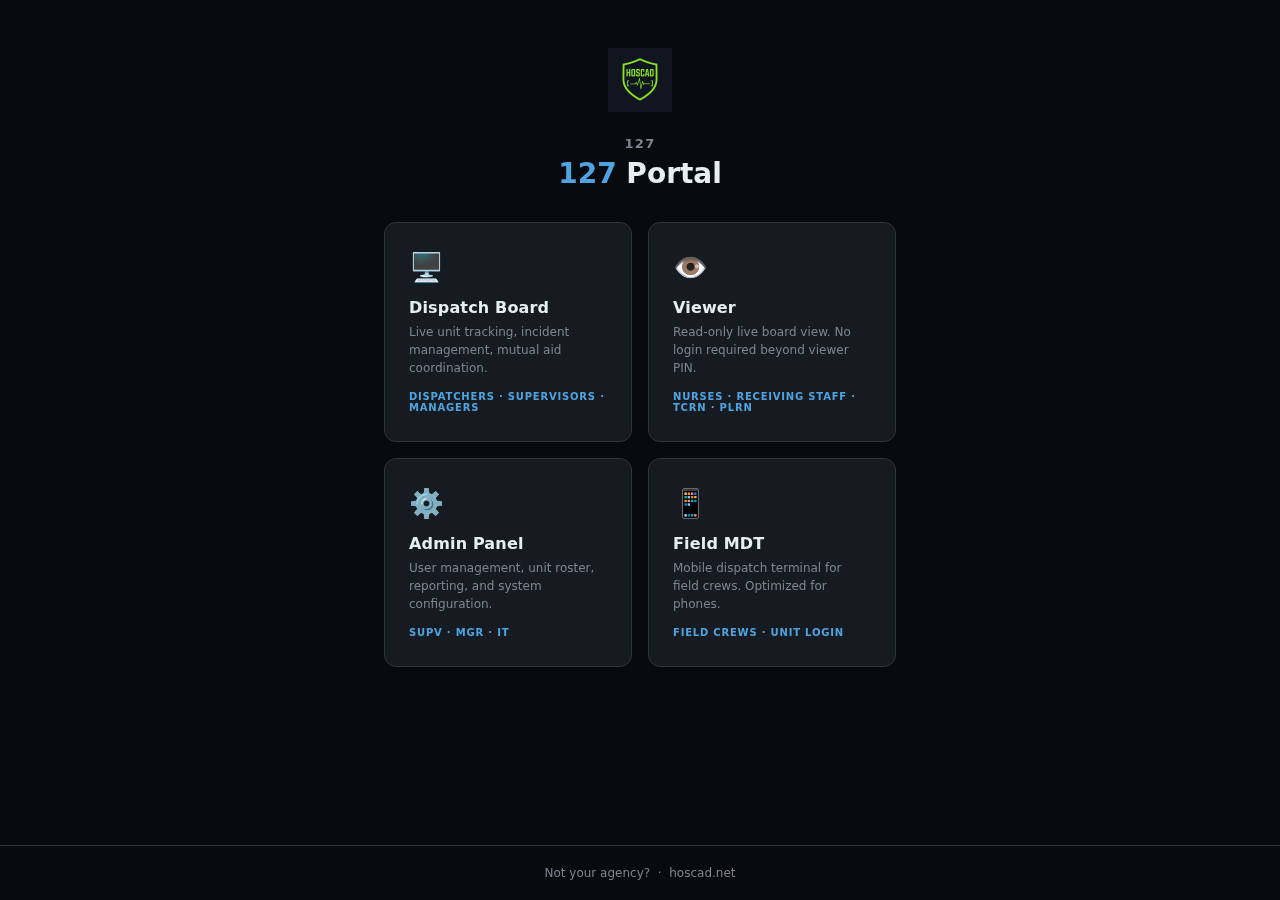
<file: home/index.html>
<!DOCTYPE html>
<html lang="en">
<head>
  <meta charset="UTF-8" />
  <meta name="viewport" content="width=device-width, initial-scale=1.0" />
  <title>HOSCAD</title>
  <meta name="robots" content="noindex, nofollow" />
  <link rel="icon" type="image/x-icon" href="../icons/favicon.ico?v=3" />
  <link rel="icon" type="image/png" sizes="32x32" href="../icons/icon-32.png?v=3" />
  <link rel="apple-touch-icon" sizes="180x180" href="../icons/apple-touch-icon.png?v=3" />
  <style>
    *, *::before, *::after { box-sizing: border-box; margin: 0; padding: 0; }
    :root {
      --bg:      #070a0f;
      --bg2:     #0d1117;
      --bg3:     #161b22;
      --bg4:     #1c2128;
      --border:  #30363d;
      --accent:  #4fa3e0;
      --accent2: #22c55e;
      --text:    #e6edf3;
      --muted:   #7d8590;
    }
    body {
      background: var(--bg);
      color: var(--text);
      font-family: 'Segoe UI', system-ui, -apple-system, sans-serif;
      min-height: 100vh;
      display: flex;
      flex-direction: column;
    }
    a { color: inherit; text-decoration: none; }

    /* HEADER */
    header {
      display: flex;
      flex-direction: column;
      align-items: center;
      padding: 48px 24px 32px;
      text-align: center;
    }
    .logo-wrap { margin-bottom: 20px; }
    .logo-wrap img { height: 64px; mix-blend-mode: screen; }
    .agency-name {
      font-size: 13px;
      font-weight: 700;
      letter-spacing: .1em;
      text-transform: uppercase;
      color: var(--muted);
      margin-bottom: 6px;
    }
    header h1 {
      font-size: 28px;
      font-weight: 900;
      color: var(--text);
    }
    header h1 span { color: var(--accent); }

    /* TILES */
    .grid {
      display: grid;
      grid-template-columns: 1fr 1fr;
      gap: 16px;
      max-width: 560px;
      width: 100%;
      margin: 0 auto;
      padding: 0 24px 48px;
    }
    .tile {
      display: flex;
      flex-direction: column;
      background: var(--bg3);
      border: 1px solid var(--border);
      border-radius: 12px;
      padding: 28px 24px;
      cursor: pointer;
      transition: border-color .15s, background .15s, transform .1s;
      text-decoration: none;
      color: inherit;
    }
    .tile:hover { border-color: var(--accent); background: #1c2a38; transform: translateY(-1px); }
    .tile:active { transform: translateY(0); }
    .tile-icon { font-size: 28px; margin-bottom: 14px; }
    .tile-name {
      font-size: 16px;
      font-weight: 800;
      color: var(--text);
      margin-bottom: 6px;
      letter-spacing: .01em;
    }
    .tile-desc { font-size: 12px; color: var(--muted); line-height: 1.5; }
    .tile-roles {
      font-size: 10px;
      font-weight: 700;
      letter-spacing: .08em;
      text-transform: uppercase;
      color: var(--accent);
      margin-top: 14px;
    }

    /* Tile accent colors */
    .tile-board:hover  { border-color: var(--accent); }
    .tile-viewer:hover { border-color: var(--accent2); }
    .tile-admin:hover  { border-color: #f59e0b; }
    .tile-field:hover  { border-color: #a78bfa; }

    /* FOOTER */
    footer {
      margin-top: auto;
      text-align: center;
      padding: 20px 24px;
      border-top: 1px solid var(--border);
      font-size: 12px;
      color: var(--muted);
    }
    footer a { color: var(--muted); }
    footer a:hover { color: var(--text); }

    @media (max-width: 480px) {
      header { padding: 32px 16px 24px; }
      header h1 { font-size: 22px; }
      .grid { grid-template-columns: 1fr; max-width: 320px; padding-bottom: 32px; }
    }
  </style>
</head>
<body>

<header>
  <div class="logo-wrap">
    <img src="../logo.png" alt="HOSCAD" />
  </div>
  <div class="agency-name" id="agencyName">Loading...</div>
  <h1><span id="agencyDisplay">HOSCAD</span> Portal</h1>
</header>

<div class="grid">
  <a class="tile tile-board" href="../index.html">
    <div class="tile-icon">🖥️</div>
    <div class="tile-name">Dispatch Board</div>
    <div class="tile-desc">Live unit tracking, incident management, mutual aid coordination.</div>
    <div class="tile-roles">Dispatchers &middot; Supervisors &middot; Managers</div>
  </a>

  <a class="tile tile-viewer" href="../viewer.html">
    <div class="tile-icon">👁️</div>
    <div class="tile-name">Viewer</div>
    <div class="tile-desc">Read-only live board view. No login required beyond viewer PIN.</div>
    <div class="tile-roles">Nurses &middot; Receiving Staff &middot; TCRN &middot; PLRN</div>
  </a>

  <a class="tile tile-admin" href="../admin.html">
    <div class="tile-icon">⚙️</div>
    <div class="tile-name">Admin Panel</div>
    <div class="tile-desc">User management, unit roster, reporting, and system configuration.</div>
    <div class="tile-roles">SUPV &middot; MGR &middot; IT</div>
  </a>

  <a class="tile tile-field" href="../field.html">
    <div class="tile-icon">📱</div>
    <div class="tile-name">Field MDT</div>
    <div class="tile-desc">Mobile dispatch terminal for field crews. Optimized for phones.</div>
    <div class="tile-roles">Field Crews &middot; UNIT Login</div>
  </a>
</div>

<footer>
  <a href="https://hoscad.net/login">Not your agency?</a>
  &nbsp;&middot;&nbsp;
  <a href="https://hoscad.net">hoscad.net</a>
</footer>

<script>
// Agency display name lookup — keyed by subdomain slug
// Add an entry here for each new agency when onboarding.
var AGENCY_NAMES = {
  'scmc':    'St. Charles Medical Center',
  'redmond': 'Redmond Fire & Rescue',
};

(function() {
  var slug = window.location.hostname.split('.')[0];
  var name = AGENCY_NAMES[slug] || slug.toUpperCase();
  document.getElementById('agencyName').textContent = name;
  document.getElementById('agencyDisplay').textContent = name;
  document.title = 'HOSCAD — ' + name;
})();
</script>
</body>
</html>
</file>
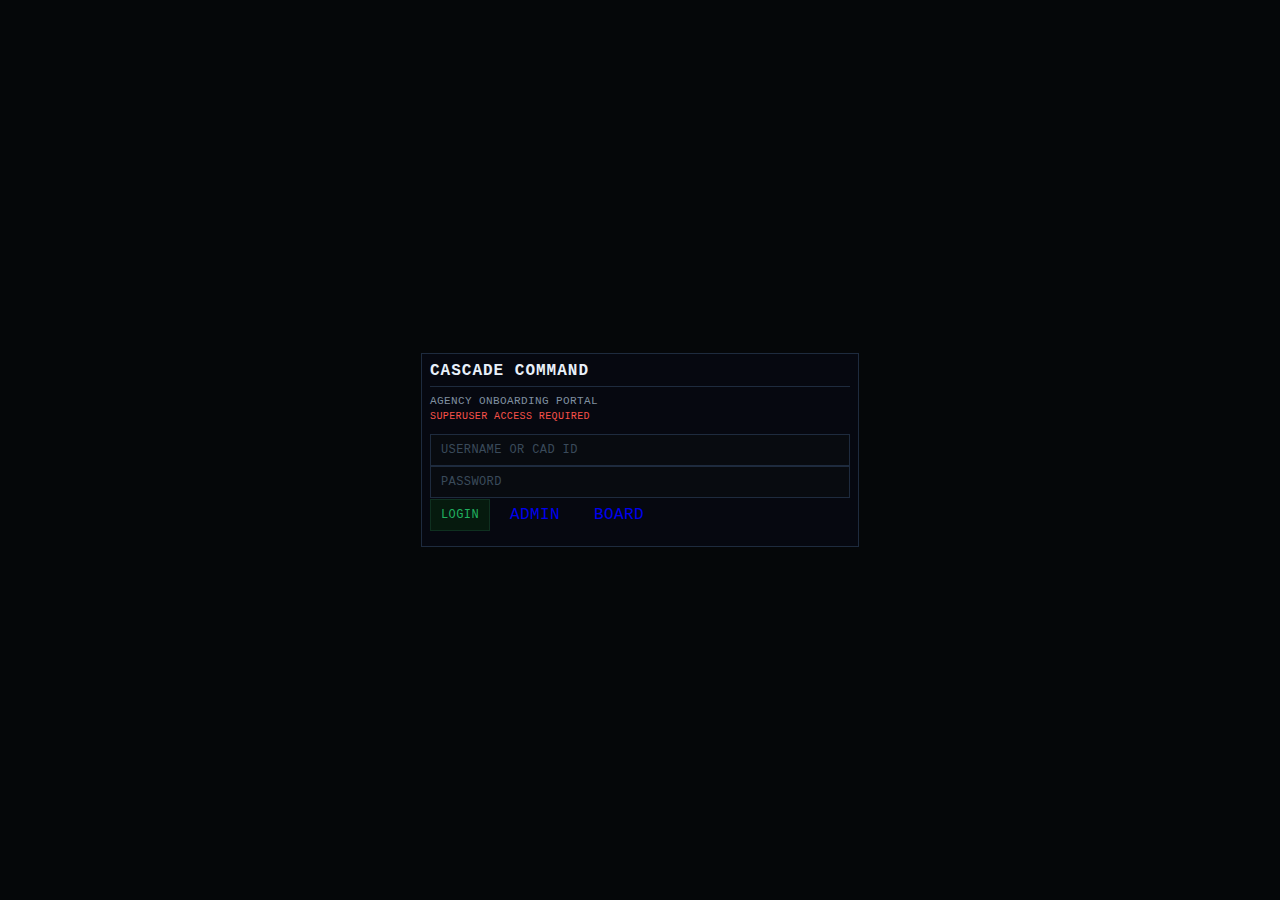
<file: onboard/index.html>
<!DOCTYPE html>
<html lang="en">
<head>
  <meta charset="UTF-8" />
  <meta name="viewport" content="width=device-width, initial-scale=1" />
  <meta name="robots" content="noindex, nofollow" />
  <meta name="theme-color" content="#070a0f" />
  <title>CASCADE COMMAND — ONBOARDING</title>
  <link rel="icon" type="image/x-icon" href="../icons/favicon.ico?v=3" />
  <link rel="stylesheet" href="../styles.css" />
  <style>
    body { padding: 0; margin: 0; }

    /* Login */
    #loginScreen { display:flex; align-items:center; justify-content:center; min-height:100vh; }
    #mainPanel { display:none; max-width:900px; margin:0 auto; padding:20px; }

    /* Header */
    .panel-header { display:flex; align-items:center; gap:12px; margin-bottom:20px; border-bottom:2px solid var(--line); padding-bottom:12px; }
    .panel-title { font-size:16px; font-weight:900; color:var(--green); flex:1; }

    /* Existing tenants */
    .tenants-grid { display:grid; grid-template-columns:repeat(auto-fill, minmax(240px, 1fr)); gap:10px; margin-bottom:24px; }
    .tenant-card { background:#0c111a; border:1px solid var(--line); padding:12px; }
    .tenant-card .t-name { font-weight:700; font-size:13px; color:var(--fg); }
    .tenant-card .t-meta { font-size:11px; color:var(--muted); margin-top:4px; }
    .tenant-card .t-url { font-size:10px; color:var(--blue); margin-top:2px; }
    .tenant-card.active { border-color: var(--green); }
    .tenant-card.inactive { border-color: #f85149; opacity: 0.6; }

    /* Form */
    .form-section { margin-bottom:20px; }
    .form-section-title { font-size:11px; font-weight:900; color:var(--muted); text-transform:uppercase; letter-spacing:.1em; margin-bottom:10px; border-bottom:1px solid var(--line); padding-bottom:4px; }
    .form-grid { display:grid; grid-template-columns:1fr 1fr; gap:10px; }
    .form-group { display:flex; flex-direction:column; gap:3px; }
    .form-group.full { grid-column:1/-1; }
    .form-group label { font-size:10px; font-weight:700; color:var(--muted); text-transform:uppercase; letter-spacing:.05em; }
    .form-group input, .form-group select { padding:6px 10px; font-size:12px; background:#0b1018; border:1px solid var(--line); color:var(--fg); font-family:inherit; }
    .form-group input:focus, .form-group select:focus { border-color:var(--blue); outline:none; }
    .form-group .hint { font-size:9px; color:#4a5568; margin-top:1px; }
    .form-group input::placeholder { color:#3a4a5a; }
    .req::after { content:'*'; color:#f85149; margin-left:2px; }

    /* Positions builder */
    .pos-list { display:flex; flex-direction:column; gap:4px; margin-top:4px; }
    .pos-row { display:flex; gap:6px; align-items:center; }
    .pos-row input { flex:1; }
    .pos-row select { width:130px; }
    .pos-row .remove-btn { background:none; border:none; color:#f85149; cursor:pointer; font-size:14px; padding:2px 6px; }

    /* Results */
    #resultPanel { display:none; margin-top:20px; }
    .result-card { background:#0c111a; border:1px solid var(--green); padding:16px; margin-bottom:12px; }
    .result-card h3 { margin:0 0 10px; font-size:14px; color:var(--green); }
    .step-ok { color:var(--green); font-size:12px; margin:3px 0; }
    .step-err { color:#f85149; font-size:12px; margin:3px 0; }
    .cred-box { background:#111822; border:1px solid var(--line); padding:10px; margin:8px 0; font-family:monospace; font-size:12px; }
    .next-step { font-size:12px; color:var(--muted); margin:3px 0; padding-left:18px; text-indent:-18px; }

    /* Submit area */
    .submit-area { margin-top:20px; display:flex; gap:10px; align-items:center; }
    #submitStatus { font-size:11px; color:var(--muted); }

    @media (max-width: 600px) {
      .form-grid { grid-template-columns:1fr; }
      .tenants-grid { grid-template-columns:1fr; }
    }
  </style>
</head>
<body>

<!-- ─── Login Screen ──────────────────────────────────────────── -->
<div id="loginScreen">
  <div class="card login" style="min-width:340px;max-width:420px;">
    <h3 style="margin-top:0;font-size:16px;letter-spacing:1px;">CASCADE COMMAND</h3>
    <div class="muted" style="margin-bottom:4px;font-size:11px;">AGENCY ONBOARDING PORTAL</div>
    <div class="muted" style="margin-bottom:12px;font-size:10px;color:#f85149;">SUPERUSER ACCESS REQUIRED</div>
    <div class="row">
      <input id="loginCadId" placeholder="USERNAME OR CAD ID" maxlength="20" style="flex:1" />
    </div>
    <div class="row">
      <input id="loginPassword" type="password" placeholder="PASSWORD" maxlength="50" style="flex:1" />
    </div>
    <div class="row">
      <button class="btn-good" onclick="doLogin()">LOGIN</button>
      <a href="../admin/" class="btn-secondary" style="text-decoration:none;padding:8px 14px;">ADMIN</a>
      <a href="../" class="btn-secondary" style="text-decoration:none;padding:8px 14px;">BOARD</a>
    </div>
    <div id="loginErr" class="muted" style="margin-top:6px;"></div>
  </div>
</div>

<!-- ─── Main Panel ────────────────────────────────────────────── -->
<div id="mainPanel">
  <div class="panel-header">
    <div class="panel-title">CASCADE COMMAND — ONBOARDING</div>
    <span id="userPill" class="pill" style="font-size:11px;"></span>
    <button class="btn-secondary" style="font-size:11px;" onclick="doLogout()">LOGOUT</button>
    <a href="../admin/" class="btn-secondary" style="text-decoration:none;padding:6px 12px;font-size:11px;">ADMIN</a>
    <a href="../" class="btn-secondary" style="text-decoration:none;padding:6px 12px;font-size:11px;">BOARD</a>
  </div>

  <!-- Existing Tenants -->
  <div class="form-section">
    <div class="form-section-title">EXISTING AGENCIES</div>
    <div id="tenantsList" class="tenants-grid">
      <div class="muted" style="font-size:11px;">LOADING...</div>
    </div>
  </div>

  <!-- Onboarding Form -->
  <div class="form-section">
    <div class="form-section-title">ONBOARD NEW AGENCY</div>

    <div class="form-grid">
      <div class="form-group">
        <label class="req">Tenant ID</label>
        <input id="fTenantId" placeholder="SFD" maxlength="20" oninput="autoFill()" />
        <div class="hint">Short uppercase code (e.g. SFD, BPD, DCAC)</div>
      </div>
      <div class="form-group">
        <label class="req">Agency Name</label>
        <input id="fName" placeholder="Sunriver Fire District" />
      </div>
      <div class="form-group">
        <label class="req">Subdomain</label>
        <div style="display:flex;align-items:center;gap:0;">
          <input id="fSubdomain" placeholder="sunriver" style="border-radius:0;" />
          <span style="padding:6px 8px;background:#111822;border:1px solid var(--line);border-left:none;font-size:11px;color:var(--muted);white-space:nowrap;">.hoscad.net</span>
        </div>
      </div>
      <div class="form-group">
        <label>Incident Prefix</label>
        <input id="fPrefix" placeholder="SFD" maxlength="6" />
        <div class="hint">Defaults to Tenant ID. Max 6 chars.</div>
      </div>
      <div class="form-group">
        <label>Display Name</label>
        <input id="fDisplayName" placeholder="Sunriver Fire District" />
        <div class="hint">Shown in header branding. Defaults to agency name.</div>
      </div>
      <div class="form-group">
        <label>Agency Type</label>
        <select id="fAgencyType">
          <option value="EMS">EMS</option>
          <option value="FIRE">FIRE</option>
          <option value="LAW">LAW ENFORCEMENT</option>
          <option value="ANIMAL">ANIMAL CONTROL</option>
          <option value="CODE">CODE ENFORCEMENT</option>
          <option value="OTHER">OTHER</option>
        </select>
      </div>
      <div class="form-group">
        <label>Timezone</label>
        <select id="fTimezone">
          <option value="America/Los_Angeles">Pacific (America/Los_Angeles)</option>
          <option value="America/Denver">Mountain (America/Denver)</option>
          <option value="America/Chicago">Central (America/Chicago)</option>
          <option value="America/New_York">Eastern (America/New_York)</option>
          <option value="America/Anchorage">Alaska (America/Anchorage)</option>
          <option value="Pacific/Honolulu">Hawaii (Pacific/Honolulu)</option>
        </select>
      </div>
    </div>
  </div>

  <!-- Branding -->
  <div class="form-section">
    <div class="form-section-title">BRANDING &amp; SETTINGS</div>
    <div class="form-grid">
      <div class="form-group">
        <label>Accent Color</label>
        <div style="display:flex;gap:6px;align-items:center;">
          <input type="color" id="fAccentColor" value="#2563EB" style="width:40px;height:30px;padding:0;border:1px solid var(--line);cursor:pointer;" />
          <input id="fAccentColorHex" value="#2563EB" maxlength="7" style="width:80px;" oninput="document.getElementById('fAccentColor').value=this.value" />
        </div>
      </div>
      <div class="form-group">
        <label>Accent Text Color</label>
        <input id="fAccentText" value="#FFFFFF" maxlength="7" />
      </div>
      <div class="form-group">
        <label>Map Center (lat,lng)</label>
        <input id="fMapCenter" placeholder="44.058,-121.315" />
      </div>
      <div class="form-group">
        <label>Map Zoom</label>
        <input id="fMapZoom" value="13" type="number" min="1" max="20" />
      </div>
      <div class="form-group">
        <label>Logo URL</label>
        <input id="fLogoUrl" placeholder="https://..." />
      </div>
      <div class="form-group">
        <label>Contact Email</label>
        <input id="fContactEmail" type="email" placeholder="chief@agency.org" />
      </div>
    </div>
  </div>

  <!-- Positions -->
  <div class="form-section">
    <div class="form-section-title">DISPATCHER POSITIONS</div>
    <div style="margin-bottom:8px;">
      <label style="font-size:11px;color:var(--muted);cursor:pointer;">
        <input type="checkbox" id="fDefaultPositions" checked onchange="togglePositions()" />
        Use defaults (Dispatch 1, Dispatch 2, Supervisor, IT Admin)
      </label>
    </div>
    <div id="positionsBuilder" style="display:none;">
      <div id="posList" class="pos-list"></div>
      <button class="btn-secondary" style="font-size:10px;margin-top:6px;" onclick="addPositionRow()">+ ADD POSITION</button>
    </div>
  </div>

  <!-- Type Codes -->
  <div class="form-section">
    <div class="form-section-title">INCIDENT TYPE CODES</div>
    <div class="form-grid">
      <div class="form-group full">
        <label>Source</label>
        <select id="fTypeCodes">
          <option value="copy_from_scmc">Copy from SCMC (EMS/Fire defaults)</option>
          <option value="none">None — configure later</option>
        </select>
      </div>
    </div>
  </div>

  <!-- Admin User -->
  <div class="form-section">
    <div class="form-section-title">ADMIN USER</div>
    <div style="margin-bottom:8px;">
      <label style="font-size:11px;color:var(--muted);cursor:pointer;">
        <input type="checkbox" id="fCreateAdmin" checked onchange="toggleAdmin()" />
        Create admin user for this agency
      </label>
    </div>
    <div id="adminFields" class="form-grid">
      <div class="form-group">
        <label class="req">CAD ID</label>
        <input id="fAdminCadId" placeholder="1001" />
      </div>
      <div class="form-group">
        <label>Username</label>
        <input id="fAdminUsername" placeholder="sfdadmin" />
        <div class="hint">Auto-generated from CAD ID if blank</div>
      </div>
      <div class="form-group">
        <label class="req">Full Name</label>
        <input id="fAdminFullName" placeholder="Agency Administrator" />
      </div>
      <div class="form-group">
        <label>Email</label>
        <input id="fAdminEmail" type="email" placeholder="admin@agency.org" />
      </div>
      <div class="form-group">
        <label>Initial Password</label>
        <input id="fAdminPassword" value="changeme123" />
        <div class="hint">User must change on first login</div>
      </div>
    </div>
  </div>

  <!-- Submit -->
  <div class="submit-area">
    <button class="btn-good" style="padding:10px 28px;font-size:13px;font-weight:900;" onclick="submitOnboard()">ONBOARD AGENCY</button>
    <span id="submitStatus"></span>
  </div>

  <!-- Results -->
  <div id="resultPanel">
    <div class="result-card">
      <h3 id="resultTitle">ONBOARDING COMPLETE</h3>
      <div id="resultSteps"></div>
      <div id="resultErrors"></div>
      <div id="resultCreds"></div>
      <div id="resultNext"></div>
    </div>
    <button class="btn-secondary" onclick="resetForm()">ONBOARD ANOTHER AGENCY</button>
  </div>
</div>

<!-- ─── Scripts ────────────────────────────────────────────────── -->
<script src="../api.js"></script>
<script>
  // ── Access restriction — only allow on admin.hoscad.net or localhost ──
  (function() {
    var host = window.location.hostname;
    var allowed = (host === 'admin.hoscad.net' || host === 'scmc.hoscad.net' || host === 'localhost' || host === '127.0.0.1');
    if (!allowed) {
      document.body.innerHTML = '<div style="display:flex;align-items:center;justify-content:center;min-height:100vh;">' +
        '<div class="card" style="text-align:center;padding:40px;">' +
        '<h3 style="color:#f85149;margin:0 0 10px;">ACCESS DENIED</h3>' +
        '<p class="muted">Platform administration is only available at<br><strong>admin.hoscad.net</strong></p>' +
        '</div></div>';
      return;
    }
  })();

  var _token = '';

  // ── Login / Logout ──────────────────────────────────────────

  async function doLogin() {
    var cadId = (document.getElementById('loginCadId').value || '').trim();
    var pw = (document.getElementById('loginPassword').value || '').trim();
    var err = document.getElementById('loginErr');
    err.textContent = '';

    if (!cadId) { err.textContent = 'ENTER CAD ID.'; return; }
    if (!pw) { err.textContent = 'ENTER PASSWORD.'; return; }

    err.textContent = 'AUTHENTICATING...';
    var res = await API.login('IT', cadId, pw, 'board', false);
    if (!res || !res.ok) {
      err.textContent = res?.error || 'LOGIN FAILED.';
      return;
    }
    _token = res.token;

    // Verify superuser access by trying listTenants
    err.textContent = 'VERIFYING SUPERUSER ACCESS...';
    var tenants = await API.call('listTenants', _token);
    if (!tenants || !tenants.ok) {
      err.textContent = 'SUPERUSER ACCESS REQUIRED. YOUR ACCOUNT DOES NOT HAVE PLATFORM ADMIN PRIVILEGES.';
      try { await API.logout(_token); } catch(e) {}
      _token = '';
      return;
    }

    document.getElementById('loginScreen').style.display = 'none';
    document.getElementById('mainPanel').style.display = 'block';
    document.getElementById('userPill').textContent = 'IT: ' + (res.actor || cadId);
    renderTenants(tenants.tenants || []);
  }

  async function doLogout() {
    if (_token) { try { await API.logout(_token); } catch(e) {} }
    _token = '';
    document.getElementById('mainPanel').style.display = 'none';
    document.getElementById('loginScreen').style.display = 'flex';
    document.getElementById('loginPassword').value = '';
    document.getElementById('loginErr').textContent = '';
  }

  // Allow Enter key to submit login
  document.getElementById('loginPassword').addEventListener('keydown', function(e) {
    if (e.key === 'Enter') doLogin();
  });
  document.getElementById('loginCadId').addEventListener('keydown', function(e) {
    if (e.key === 'Enter') document.getElementById('loginPassword').focus();
  });

  // ── Tenants List ────────────────────────────────────────────

  function renderTenants(tenants) {
    var el = document.getElementById('tenantsList');
    if (!tenants.length) {
      el.innerHTML = '<div class="muted" style="font-size:11px;">NO AGENCIES YET</div>';
      return;
    }
    el.innerHTML = tenants.map(function(t) {
      var cls = t.is_active ? 'active' : 'inactive';
      return '<div class="tenant-card ' + cls + '">' +
        '<div class="t-name">' + esc(t.display_name || t.name) + '</div>' +
        '<div class="t-meta">ID: ' + esc(t.id) + ' &middot; Prefix: ' + esc(t.incident_prefix || t.id) + ' &middot; ' + (t.is_active ? 'Active' : 'Inactive') + '</div>' +
        '<div class="t-url">' + esc(t.subdomain) + '.hoscad.net</div>' +
      '</div>';
    }).join('');
  }

  function esc(s) {
    var d = document.createElement('div');
    d.textContent = s || '';
    return d.innerHTML;
  }

  // ── Auto-fill helpers ───────────────────────────────────────

  function autoFill() {
    var id = (document.getElementById('fTenantId').value || '').toUpperCase().trim();
    var sub = document.getElementById('fSubdomain');
    var prefix = document.getElementById('fPrefix');
    if (sub && !sub._userEdited) sub.value = id.toLowerCase();
    if (prefix && !prefix._userEdited) prefix.value = id;
  }

  // Track manual edits on auto-filled fields
  document.getElementById('fSubdomain').addEventListener('input', function() { this._userEdited = true; });
  document.getElementById('fPrefix').addEventListener('input', function() { this._userEdited = true; });

  // ── Positions builder ───────────────────────────────────────

  function togglePositions() {
    var useDefaults = document.getElementById('fDefaultPositions').checked;
    document.getElementById('positionsBuilder').style.display = useDefaults ? 'none' : 'block';
    if (!useDefaults && document.getElementById('posList').children.length === 0) {
      addPositionRow('Dispatch 1', 'DISPATCH');
      addPositionRow('Dispatch 2', 'DISPATCH');
      addPositionRow('Supervisor', 'SUPERVISOR');
      addPositionRow('IT Admin', 'IT');
    }
  }

  function addPositionRow(name, role) {
    var list = document.getElementById('posList');
    var row = document.createElement('div');
    row.className = 'pos-row';
    row.innerHTML =
      '<input placeholder="Position name" value="' + esc(name || '') + '" />' +
      '<select>' +
        '<option value="DISPATCH"' + (role === 'DISPATCH' ? ' selected' : '') + '>DISPATCH</option>' +
        '<option value="SUPERVISOR"' + (role === 'SUPERVISOR' ? ' selected' : '') + '>SUPERVISOR</option>' +
        '<option value="MANAGER"' + (role === 'MANAGER' ? ' selected' : '') + '>MANAGER</option>' +
        '<option value="IT"' + (role === 'IT' ? ' selected' : '') + '>IT</option>' +
      '</select>' +
      '<button class="remove-btn" onclick="this.parentElement.remove()" title="Remove">&times;</button>';
    list.appendChild(row);
  }

  // ── Admin user toggle ───────────────────────────────────────

  function toggleAdmin() {
    document.getElementById('adminFields').style.display =
      document.getElementById('fCreateAdmin').checked ? 'grid' : 'none';
  }

  // ── Color picker sync ──────────────────────────────────────

  document.getElementById('fAccentColor').addEventListener('input', function() {
    document.getElementById('fAccentColorHex').value = this.value;
  });

  // ── Submit ──────────────────────────────────────────────────

  async function submitOnboard() {
    var status = document.getElementById('submitStatus');

    // Validate required fields
    var tenantId = (document.getElementById('fTenantId').value || '').toUpperCase().trim();
    var name = (document.getElementById('fName').value || '').trim();
    var subdomain = (document.getElementById('fSubdomain').value || '').toLowerCase().trim();

    if (!tenantId) { status.textContent = 'TENANT ID REQUIRED.'; status.style.color = '#f85149'; return; }
    if (!name) { status.textContent = 'AGENCY NAME REQUIRED.'; status.style.color = '#f85149'; return; }
    if (!subdomain) { status.textContent = 'SUBDOMAIN REQUIRED.'; status.style.color = '#f85149'; return; }
    if (!/^[A-Z0-9_-]+$/.test(tenantId)) { status.textContent = 'TENANT ID: A-Z, 0-9, -, _ ONLY.'; status.style.color = '#f85149'; return; }
    if (!/^[a-z0-9-]+$/.test(subdomain)) { status.textContent = 'SUBDOMAIN: a-z, 0-9, - ONLY.'; status.style.color = '#f85149'; return; }

    // Build config object
    var config = {
      id: tenantId,
      name: name,
      subdomain: subdomain,
      incidentPrefix: (document.getElementById('fPrefix').value || tenantId).toUpperCase().trim(),
      displayName: (document.getElementById('fDisplayName').value || name).trim(),
      agencyType: document.getElementById('fAgencyType').value,
      timezone: document.getElementById('fTimezone').value,
      settings: {}
    };

    // Settings
    var accent = (document.getElementById('fAccentColorHex').value || '').trim();
    var accentText = (document.getElementById('fAccentText').value || '').trim();
    var mapCenter = (document.getElementById('fMapCenter').value || '').trim();
    var mapZoom = (document.getElementById('fMapZoom').value || '').trim();
    var logoUrl = (document.getElementById('fLogoUrl').value || '').trim();
    var contactEmail = (document.getElementById('fContactEmail').value || '').trim();

    if (accent) config.settings.accent_color = accent;
    if (accentText) config.settings.accent_text = accentText;
    if (mapCenter) config.settings.default_map_center = mapCenter;
    if (mapZoom) config.settings.default_map_zoom = mapZoom;
    if (logoUrl) config.settings.logo_url = logoUrl;
    if (contactEmail) config.settings.contact_email = contactEmail;

    // Positions
    if (!document.getElementById('fDefaultPositions').checked) {
      var rows = document.querySelectorAll('#posList .pos-row');
      config.positions = [];
      rows.forEach(function(row) {
        var posName = row.querySelector('input').value.trim();
        var posRole = row.querySelector('select').value;
        if (posName) config.positions.push({ name: posName, role: posRole });
      });
    }

    // Type codes
    var tc = document.getElementById('fTypeCodes').value;
    if (tc !== 'none') config.typeCodes = tc;

    // Admin user
    if (document.getElementById('fCreateAdmin').checked) {
      var adminCadId = (document.getElementById('fAdminCadId').value || '').trim();
      var adminFullName = (document.getElementById('fAdminFullName').value || '').trim();
      if (!adminCadId) { status.textContent = 'ADMIN CAD ID REQUIRED.'; status.style.color = '#f85149'; return; }
      if (!adminFullName) { status.textContent = 'ADMIN FULL NAME REQUIRED.'; status.style.color = '#f85149'; return; }

      config.adminUser = {
        cadId: adminCadId,
        username: (document.getElementById('fAdminUsername').value || adminCadId).toLowerCase().trim(),
        fullName: adminFullName,
        email: (document.getElementById('fAdminEmail').value || '').trim(),
        password: (document.getElementById('fAdminPassword').value || 'changeme123').trim()
      };
    }

    // Confirm
    if (!confirm('ONBOARD NEW AGENCY?\n\n' +
      'Tenant: ' + tenantId + '\n' +
      'Name: ' + name + '\n' +
      'URL: ' + subdomain + '.hoscad.net\n\n' +
      'This will create the tenant and all associated data.')) {
      return;
    }

    status.textContent = 'PROVISIONING...';
    status.style.color = 'var(--muted)';

    var result = await API.call('onboardTenant', _token, config);

    if (!result || !result.ok) {
      status.textContent = 'FAILED: ' + (result?.error || 'UNKNOWN ERROR');
      status.style.color = '#f85149';
      return;
    }

    // Show results
    status.textContent = '';
    showResults(result, config);

    // Refresh tenants list
    var tenants = await API.call('listTenants', _token);
    if (tenants && tenants.ok) renderTenants(tenants.tenants || []);
  }

  function showResults(result, config) {
    document.getElementById('resultPanel').style.display = 'block';

    // Steps
    var stepsHtml = (result.steps || []).map(function(s) {
      return '<div class="step-ok">&#10003; ' + esc(s) + '</div>';
    }).join('');
    document.getElementById('resultSteps').innerHTML = stepsHtml;

    // Errors
    if (result.errors && result.errors.length > 0) {
      document.getElementById('resultErrors').innerHTML =
        '<div style="margin-top:8px;font-size:11px;color:#f85149;font-weight:700;">WARNINGS:</div>' +
        result.errors.map(function(e) {
          return '<div class="step-err">&#9888; ' + esc(e) + '</div>';
        }).join('');
    } else {
      document.getElementById('resultErrors').innerHTML = '';
    }

    // Admin credentials
    if (result.adminUser) {
      document.getElementById('resultCreds').innerHTML =
        '<div style="margin-top:12px;font-size:11px;font-weight:700;color:var(--muted);">ADMIN CREDENTIALS (SAVE THESE):</div>' +
        '<div class="cred-box">' +
          'Username: ' + esc(result.adminUser.username) + '<br>' +
          'CAD ID:   ' + esc(result.adminUser.cadId || 'auto') + '<br>' +
          'Password: ' + esc(result.adminUser.password) + '<br>' +
          '<span style="color:var(--muted);">User must change password on first login</span>' +
        '</div>';
    } else {
      document.getElementById('resultCreds').innerHTML = '';
    }

    // Next steps
    var nextHtml = '<div style="margin-top:12px;font-size:11px;font-weight:700;color:var(--muted);">MANUAL STEPS REMAINING:</div>';
    (result.nextSteps || []).forEach(function(ns) {
      nextHtml += '<div class="next-step">&#9744; ' + esc(ns) + '</div>';
    });
    nextHtml += '<div style="margin-top:10px;font-size:13px;font-weight:700;color:var(--blue);">Agency URL: https://' + esc(config.subdomain) + '.hoscad.net</div>';
    document.getElementById('resultNext').innerHTML = nextHtml;

    // Scroll to results
    document.getElementById('resultPanel').scrollIntoView({ behavior: 'smooth' });
  }

  function resetForm() {
    document.getElementById('resultPanel').style.display = 'none';
    document.getElementById('fTenantId').value = '';
    document.getElementById('fName').value = '';
    document.getElementById('fSubdomain').value = '';
    document.getElementById('fSubdomain')._userEdited = false;
    document.getElementById('fPrefix').value = '';
    document.getElementById('fPrefix')._userEdited = false;
    document.getElementById('fDisplayName').value = '';
    document.getElementById('fAdminCadId').value = '';
    document.getElementById('fAdminUsername').value = '';
    document.getElementById('fAdminFullName').value = '';
    document.getElementById('fAdminEmail').value = '';
    document.getElementById('fAdminPassword').value = 'changeme123';
    document.getElementById('fLogoUrl').value = '';
    document.getElementById('fContactEmail').value = '';
    document.getElementById('fMapCenter').value = '';
    document.getElementById('submitStatus').textContent = '';
    window.scrollTo({ top: 0, behavior: 'smooth' });
  }
</script>
</body>
</html>
</file>
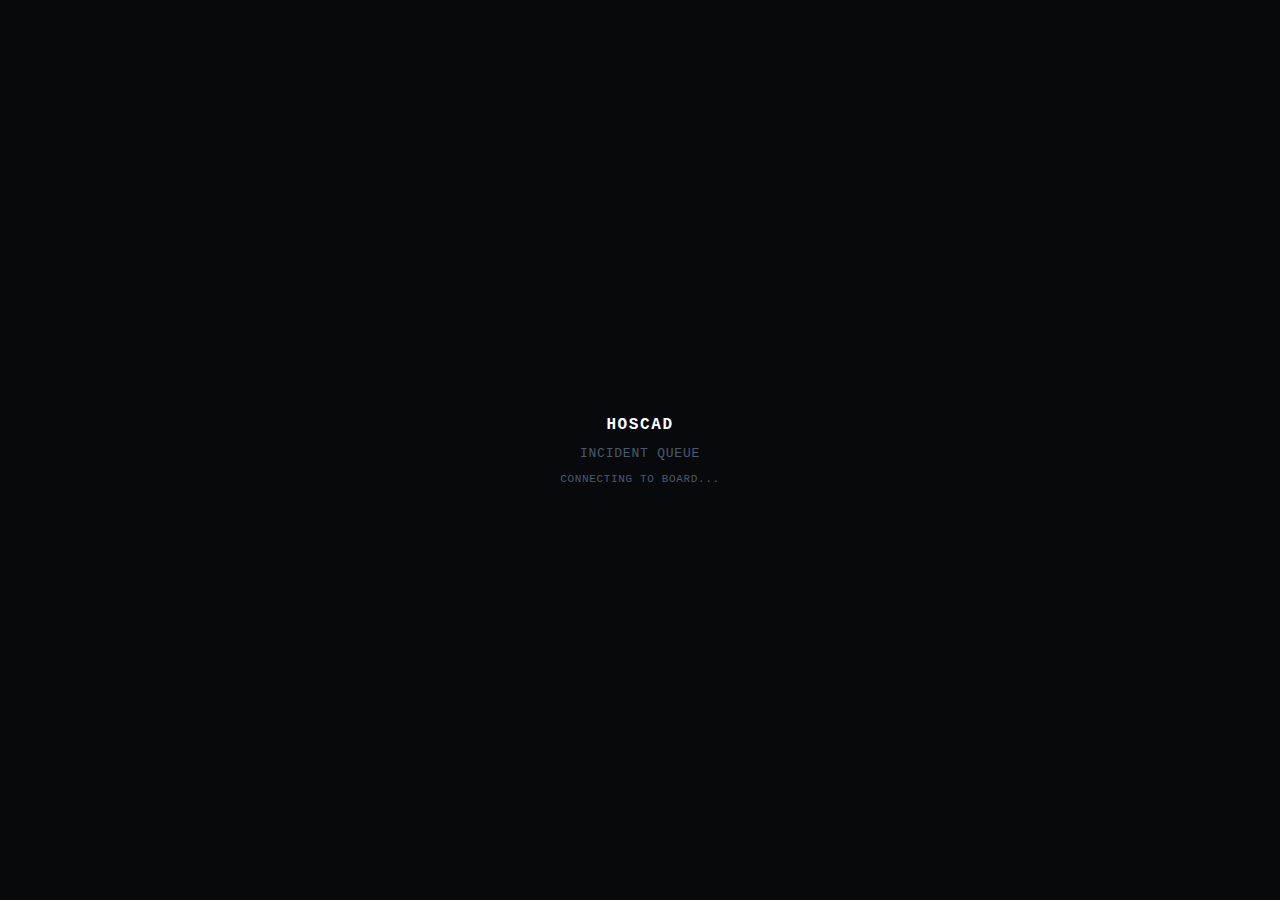
<file: popout-inc/index.html>
<!DOCTYPE html>
<html lang="en">
<head>
<meta charset="UTF-8">
<meta name="viewport" content="width=device-width,initial-scale=1">
<title>HOSCAD — INCIDENT QUEUE</title>
<link rel="icon" type="image/x-icon" href="../icons/favicon.ico" />
<style>
*,*::before,*::after{box-sizing:border-box;margin:0;padding:0}
:root{--bg:#07090d;--panel:#0b1018;--line:#1a2233;--text:#c8d6e8;--muted:#4a5a6e;
  --green:#4dff91;--yellow:#ffd66b;--red:#ff5555;--blue:#4fa3e0;
  --hi:#ffffff;--ok:#52c41a;--warn:#fa8c16;--danger:#ff4d4f;}
[data-theme="light"]{--bg:#f0f2f5;--panel:#ffffff;--line:#cad0da;--text:#1a2536;--muted:#5a6a7e;
  --green:#167040;--yellow:#b07800;--red:#cc2222;--blue:#1a56e8;
  --hi:#0d1624;--ok:#167040;--warn:#b07800;--danger:#cc2222;}
[data-theme="light"] .brand-logo{filter:invert(1) brightness(.2);}
[data-theme="night"]{--bg:#000000;--panel:#03050a;--line:rgba(255,255,255,.05);--text:#8e9aaa;--muted:#4a5a6e;
  --green:#4dff91;--yellow:#ffd66b;--red:#ff5555;--blue:#4fa3e0;
  --hi:#ffffff;--ok:#52c41a;--warn:#fa8c16;--danger:#ff4d4f;}
html,body{height:100%;background:var(--bg);color:var(--text);font-family:'Courier New',monospace;font-size:12px;overflow:hidden;}
body{display:flex;flex-direction:column;}
.topbar{display:flex;align-items:center;gap:12px;padding:5px 12px;background:var(--panel);border-bottom:1px solid var(--line);flex-shrink:0;}
.brand{font-size:13px;font-weight:900;color:var(--hi);letter-spacing:.08em;}
.brand-logo{height:18px;width:auto;vertical-align:middle;margin-right:5px;object-fit:contain;}
.live-pill{font-size:10px;font-weight:700;padding:2px 7px;border-radius:2px;background:rgba(77,255,145,.12);border:1px solid rgba(77,255,145,.3);color:var(--green);}
.live-pill.stale{background:rgba(255,77,77,.12);border-color:rgba(255,77,77,.3);color:var(--red);}
.clock{font-size:11px;color:var(--muted);font-weight:700;margin-left:auto;}
#ppBadge{font-size:10px;font-weight:700;color:var(--blue);opacity:.6;}
#summaryStrip{display:flex;gap:16px;padding:4px 12px;background:rgba(0,0,0,.3);border-bottom:1px solid var(--line);flex-shrink:0;font-size:11px;font-weight:700;letter-spacing:.04em;}
.ss-item{color:var(--muted);}
.ss-item strong{color:var(--hi);margin-left:3px;}
.ss-item.s-q strong{color:var(--yellow);}
.ss-item.s-a strong{color:var(--green);}
#countdownBar{height:2px;background:var(--line);flex-shrink:0;}
#countdownFill{height:100%;background:var(--blue);transition:width .5s linear;}
#queueWrap{flex:1;overflow-y:auto;padding:0;}
.section-hdr{font-size:10px;font-weight:900;letter-spacing:.08em;padding:5px 10px;
  background:rgba(255,255,255,.03);border-bottom:1px solid var(--line);color:var(--muted);}
.section-hdr.queued{color:var(--yellow);}
.section-hdr.active{color:var(--green);}

/* ── Table layout (wide / horizontal) ───────────── */
table.inc-tbl{width:100%;border-collapse:collapse;}
table.inc-tbl th{background:rgba(255,255,255,.04);color:var(--muted);font-size:10px;font-weight:700;letter-spacing:.06em;padding:4px 8px;text-align:left;border-bottom:1px solid var(--line);position:sticky;top:0;z-index:1;}
table.inc-tbl td{padding:6px 10px;border-bottom:1px solid rgba(26,34,51,.6);vertical-align:middle;}
table.inc-tbl tr{cursor:pointer;transition:background .12s;}
table.inc-tbl tr:hover td{background:rgba(91,163,230,.07);}
table.inc-tbl tr.inc-urgent td{border-left:3px solid var(--red);}
table.inc-tbl tr.inc-mutual-aid td{background:rgba(255,160,0,.05);}
.inc-id-cell{font-weight:900;font-size:13px;color:var(--hi);white-space:nowrap;}
.inc-id-cell .pri-badge{font-size:9px;padding:1px 4px;border-radius:2px;margin-left:3px;font-weight:900;}
.priority-PRI-1{background:rgba(255,77,77,.18);color:#ff8f8f;border:1px solid rgba(255,77,77,.3);}
.priority-PRI-2{background:rgba(255,160,0,.18);color:#ffa940;border:1px solid rgba(255,160,0,.3);}
.priority-PRI-3{background:rgba(91,163,230,.18);color:#69c0ff;border:1px solid rgba(91,163,230,.3);}
.priority-PRI-4{background:rgba(100,110,120,.12);color:#8fa1b8;border:1px solid rgba(100,110,120,.3);}
.ma-badge{font-size:9px;padding:1px 4px;background:rgba(255,160,0,.15);border:1px solid rgba(255,160,0,.4);color:#ffa940;border-radius:2px;margin-left:2px;}
.cb-badge{font-size:9px;padding:1px 4px;background:rgba(77,255,145,.1);border:1px solid rgba(77,255,145,.3);color:#73d13d;border-radius:2px;margin-left:2px;}
.pp-rel-badge{display:inline-block;font-size:9px;font-weight:900;padding:0 3px;border:1px solid rgba(64,144,216,.45);border-radius:2px;margin-left:2px;letter-spacing:.04em;vertical-align:middle;line-height:1.4;color:#4090c8;background:rgba(64,144,216,.07);}
.rel-badge{display:inline-block;font-size:9px;font-weight:900;padding:0 3px;border:1px solid rgba(80,190,140,.45);border-radius:2px;margin-left:2px;letter-spacing:.04em;vertical-align:middle;line-height:1.4;color:#50be8c;background:rgba(80,190,140,.07);}
.wait-cell{font-weight:700;font-size:12px;}
.wait-ok{color:var(--muted);}
.wait-warn{color:var(--yellow);}
.wait-over{color:var(--red);animation:blink 1s step-end infinite;}
@keyframes blink{50%{opacity:.3;}}
.note-cell{color:var(--text);font-size:12px;max-width:200px;overflow:hidden;text-overflow:ellipsis;white-space:nowrap;}
.dest-cell{color:var(--green);font-weight:700;font-size:12px;}
.scene-cell{color:var(--text);font-size:10px;max-width:140px;overflow:hidden;text-overflow:ellipsis;white-space:nowrap;}
.units-cell{color:var(--blue);font-size:10px;font-weight:700;}
.inc-type-badge{font-size:9px;padding:1px 5px;border-radius:2px;font-weight:900;letter-spacing:.04em;background:rgba(255,255,255,.06);color:var(--muted);}
.act-btn{font-family:'Courier New',monospace;font-size:10px;font-weight:900;padding:3px 8px;cursor:pointer;border-radius:2px;letter-spacing:.04em;transition:background .12s;}
.btn-assign{background:rgba(77,255,145,.12);border:1px solid rgba(77,255,145,.35);color:#73d13d;}
.btn-assign:hover{background:rgba(77,255,145,.22);}
.btn-review{background:rgba(91,163,230,.1);border:1px solid rgba(91,163,230,.3);color:var(--blue);}
.btn-review:hover{background:rgba(91,163,230,.2);}
.btn-close{background:rgba(255,77,77,.1);border:1px solid rgba(255,77,77,.3);color:#ff7875;}
.btn-close:hover{background:rgba(255,77,77,.2);}
.no-inc{padding:30px;text-align:center;color:var(--muted);font-size:12px;}

/* ── Card layout (narrow / vertical < 600px) ───── */
@media (max-width: 600px) {
  table.inc-tbl thead{display:none;}
  table.inc-tbl, table.inc-tbl tbody, table.inc-tbl tr, table.inc-tbl td{display:block;width:100%;}
  table.inc-tbl tr{padding:8px 10px;border-bottom:1px solid var(--line);position:relative;}
  table.inc-tbl td{padding:2px 0;border:none;}
  table.inc-tbl td:before{content:attr(data-label);font-size:9px;color:var(--muted);font-weight:700;letter-spacing:.06em;margin-right:6px;}
  table.inc-tbl td.td-actions{display:flex;gap:4px;padding-top:6px;}
  .note-cell{max-width:none;white-space:normal;}
  .scene-cell{max-width:none;white-space:normal;}
}
.modal-overlay{position:fixed;inset:0;background:rgba(0,0,0,.7);display:flex;align-items:center;justify-content:center;z-index:100;}
.modal-box{background:#0d1420;border:1px solid var(--line);padding:20px;min-width:280px;max-width:380px;}
.modal-title{font-size:13px;font-weight:900;color:var(--hi);margin-bottom:12px;letter-spacing:.06em;}
.modal-body{font-size:11px;color:var(--text);margin-bottom:14px;line-height:1.6;}
.modal-row{margin-bottom:10px;}
.modal-label{font-size:10px;color:var(--muted);margin-bottom:4px;font-weight:700;}
select.modal-select{width:100%;background:#0b1018;border:1px solid var(--line);color:var(--text);font-family:'Courier New',monospace;font-size:11px;padding:5px 8px;font-weight:700;}
.modal-btns{display:flex;gap:8px;justify-content:flex-end;margin-top:14px;}
.btn-ok{background:rgba(77,255,145,.12);border:1px solid rgba(77,255,145,.35);color:#73d13d;font-family:'Courier New',monospace;font-size:11px;font-weight:900;padding:5px 14px;cursor:pointer;letter-spacing:.04em;}
.btn-ok:hover{background:rgba(77,255,145,.22);}
.btn-cancel{background:transparent;border:1px solid var(--line);color:var(--muted);font-family:'Courier New',monospace;font-size:11px;font-weight:900;padding:5px 14px;cursor:pointer;letter-spacing:.04em;}
.btn-cancel:hover{color:var(--text);}
#relayScreen{position:fixed;inset:0;background:var(--bg);display:flex;flex-direction:column;align-items:center;justify-content:center;gap:12px;z-index:200;}
#relayScreen .relay-msg{font-size:13px;color:var(--muted);letter-spacing:.06em;}
#relayScreen .relay-brand{font-size:16px;font-weight:900;color:var(--hi);letter-spacing:.1em;}
</style>
</head>
<body>

<!-- Relay wait -->
<div id="relayScreen">
  <div class="relay-brand">HOSCAD</div>
  <div class="relay-msg">INCIDENT QUEUE</div>
  <div class="relay-msg" id="relayMsg" style="font-size:11px;">CONNECTING TO BOARD...</div>
</div>

<!-- Main content (hidden until token received) -->
<div id="mainWrap" style="display:none;height:100%;flex-direction:column;">
  <div class="topbar">
    <span class="brand">INCIDENT QUEUE</span>
    <span id="livePill" class="live-pill">CONNECTING...</span>
    <span class="clock" id="clockEl">--:--:--</span>
    <button id="btnTheme" onclick="cycleTheme()" style="margin-left:8px;font-family:inherit;font-size:10px;font-weight:700;padding:2px 8px;background:transparent;border:1px solid var(--line);color:var(--muted);cursor:pointer;letter-spacing:.05em;">DARK</button>
  </div>
  <div id="summaryStrip">
    <span class="ss-item s-q">QUEUED: <strong id="ssQueued">-</strong></span>
    <span class="ss-item s-a">ACTIVE: <strong id="ssActive">-</strong></span>
    <span class="ss-item">AV UNITS: <strong id="ssAv">-</strong></span>
  </div>
  <div id="countdownBar"><div id="countdownFill" style="width:100%;"></div></div>
  <div id="queueWrap">
    <div class="no-inc">LOADING...</div>
  </div>
</div>

<!-- Assign modal -->
<div id="assignModal" class="modal-overlay" style="display:none;">
  <div class="modal-box">
    <div class="modal-title">ASSIGN UNIT TO INCIDENT</div>
    <div id="assignIncLabel" class="modal-body"></div>
    <div class="modal-row">
      <div class="modal-label">SELECT UNIT</div>
      <select id="assignUnitSel" class="modal-select"><option value="">— AVAILABLE UNITS —</option></select>
    </div>
    <div class="modal-btns">
      <button class="btn-cancel" onclick="closeAssign()">CANCEL</button>
      <button class="btn-ok" onclick="doAssign()">ASSIGN</button>
    </div>
  </div>
</div>

<!-- Confirm modal -->
<div id="confirmModal" class="modal-overlay" style="display:none;">
  <div class="modal-box">
    <div class="modal-title" id="confirmTitle">CONFIRM</div>
    <div class="modal-body" id="confirmBody"></div>
    <div class="modal-btns">
      <button class="btn-cancel" onclick="closeConfirm(false)">CANCEL</button>
      <button class="btn-ok" onclick="closeConfirm(true)">CONFIRM</button>
    </div>
  </div>
</div>

<script src="../api.js"></script>
<script>
'use strict';

// ── Constants ──────────────────────────────────────────────────────────
const POLL_INTERVAL = 10;   // seconds
const RELAY_WAIT    = 2000; // ms to wait for token relay
const STALE_THRESH  = 45;   // seconds before "stale" warning

// ── State ──────────────────────────────────────────────────────────────
let _token    = sessionStorage.getItem('hoscad_inc_token') || localStorage.getItem('ems_token') || '';
let _state    = null;
let _polling  = false;
let _expired  = false;
let _countdown = POLL_INTERVAL;
let _lastOk   = null;
let _clockTimer  = null;
let _pollTimer   = null;
let _assignIncId = null;
let _confirmCb   = null;

// ── Utility ────────────────────────────────────────────────────────────
function esc(s) {
  return String(s||'').replace(/&/g,'&amp;').replace(/</g,'&lt;').replace(/>/g,'&gt;').replace(/"/g,'&quot;');
}
function minutesSince(ts) {
  if (!ts) return null;
  const d = new Date(ts);
  if (isNaN(d)) return null;
  return (Date.now() - d.getTime()) / 60000;
}
function normTs(ts) {
  if (!ts) return ts;
  return String(ts).replace(' ', 'T').replace(/([+-]\d{2})(\d{2})$/, '$1:$2');
}

// ── Token relay ────────────────────────────────────────────────────────
function setupRelay() {
  if (_token) { init(); return; }

  function handler(e) {
    if (e.origin !== window.location.origin) return;
    if (e.data && e.data.type === 'HOSCAD_RELAY_TOKEN' && e.data.token) {
      window.removeEventListener('message', handler);
      _token = e.data.token;
      sessionStorage.setItem('hoscad_inc_token', _token);
      init();
    }
  }
  window.addEventListener('message', handler);

  // Request token from opener
  if (window.opener) {
    window.opener.postMessage({ type: 'HOSCAD_REQUEST_RELAY_TOKEN' }, window.location.origin);
  }

  // Timeout fallback
  setTimeout(function() {
    if (!_token) {
      document.getElementById('relayMsg').textContent = 'NO TOKEN — OPEN FROM MAIN BOARD';
    }
  }, RELAY_WAIT);
}

// ── Initialization ─────────────────────────────────────────────────────────
function init() {
  document.getElementById('relayScreen').style.display = 'none';
  const mw = document.getElementById('mainWrap');
  mw.style.display = 'flex';
  mw.style.flexDirection = 'column';
  mw.style.height = '100%';

  _clockTimer = setInterval(onTick, 1000);
  loadPopoutBranding();
  doPoll();
}

/** Load tenant branding into the popout header */
async function loadPopoutBranding() {
  try {
    const r = await API.getTenantSettings(_token);
    if (!r || !r.ok) return;
    const s = r.settings || {};
    const t = r.tenant || {};
    const dn = s.display_name || t.displayName;
    const brandEl = document.querySelector('.topbar .brand');
    if (brandEl && dn) brandEl.textContent = dn + ' — INCIDENT QUEUE';
    // Accent color
    const accent = s.accent_color || t.accentColor;
    if (accent && accent !== '#1a73e8' && accent !== '#2563EB') {
      document.documentElement.style.setProperty('--blue', accent);
    }
    // Logo
    const logoUrl = s.logo_url || t.logoUrl;
    if (logoUrl && brandEl && !brandEl.querySelector('.brand-logo')) {
      const img = document.createElement('img');
      img.className = 'brand-logo';
      img.src = logoUrl;
      img.alt = dn || 'Logo';
      img.style.cssText = 'height:18px;width:auto;vertical-align:middle;margin-right:5px;';
      img.onerror = function() { this.style.display = 'none'; };
      brandEl.insertBefore(img, brandEl.firstChild);
    }
    // Also update relay screen brand
    const relayBrand = document.querySelector('.relay-brand');
    if (relayBrand && dn) relayBrand.textContent = dn;
  } catch(e) { /* non-critical */ }
}

// ── Polling ──────────────────────────────────────────────────────────────
async function doPoll() {
  if (_polling || _expired || !_token) return;
  _polling = true;
  try {
    const res = await API.getState(_token);
    if (!res || !res.ok) {
      if (res && /NOT AUTH|TOKEN EXP|SESSION EXP|PLEASE LOG/i.test(res.error || '')) {
        _expired = true;
        document.getElementById('livePill').textContent = 'SESSION EXPIRED';
        document.getElementById('livePill').classList.add('stale');
      }
    } else {
      _state = res;
      _lastOk = Date.now();
      _countdown = POLL_INTERVAL;
      document.getElementById('countdownFill').style.width = '100%';
      setLive(true);
      renderQueue();
      renderSummary();
    }
  } catch(e) {
    setLive(false);
  } finally {
    _polling = false;
  }
}

function onTick() {
  // Clock
  const now = new Date();
  const cl = document.getElementById('clockEl');
  if (cl) cl.textContent = now.toLocaleTimeString([], {hour:'2-digit',minute:'2-digit',second:'2-digit',hour12:false});

  if (_expired) return;

  _countdown = Math.max(0, _countdown - 1);
  const fill = document.getElementById('countdownFill');
  if (fill) fill.style.width = ((_countdown / POLL_INTERVAL) * 100) + '%';
  if (_countdown <= 0 && !_polling) { _countdown = POLL_INTERVAL; doPoll(); }

  if (_lastOk && (Date.now() - _lastOk) / 1000 > STALE_THRESH) setLive(false);
}

function setLive(ok) {
  const el = document.getElementById('livePill');
  if (!el) return;
  el.textContent = ok ? 'LIVE' : 'STALE';
  el.classList.toggle('stale', !ok);
}

// ── Summary strip ──────────────────────────────────────────────────────────
function renderSummary() {
  if (!_state) return;
  const queued = (_state.incidents||[]).filter(i=>i.status==='QUEUED').length;
  const active = (_state.incidents||[]).filter(i=>i.status==='ACTIVE').length;
  const av     = (_state.units||[]).filter(u=>u.active&&u.status==='AV').length;
  const set = (id,v) => { const e=document.getElementById(id); if(e) e.textContent=v; };
  set('ssQueued', queued);
  set('ssActive', active);
  set('ssAv', av);
}

// ── Incident queue render ────────────────────────────────────────────────────────
function resolveDestName(code) {
  if (!code || !_state) return code || '';
  const v = String(code).trim().toUpperCase();
  const d = (_state.destinations||[]).find(x=>x.code===v);
  return (d && d.name) ? d.name : v;
}

function renderQueue() {
  if (!_state) return;
  const wrap = document.getElementById('queueWrap');
  const queued = (_state.incidents||[]).filter(i=>i.status==='QUEUED');
  const active = (_state.incidents||[]).filter(i=>i.status==='ACTIVE');
  queued.sort((a,b)=>new Date(normTs(a.created_at))-new Date(normTs(b.created_at)));
  active.sort((a,b)=>new Date(normTs(a.created_at))-new Date(normTs(b.created_at)));

  if (!queued.length && !active.length) {
    wrap.innerHTML = '<div class="no-inc">NO QUEUED OR ACTIVE INCIDENTS</div>';
    return;
  }
  let h = '';
  if (queued.length) {
    h += '<div class="section-hdr queued">QUEUED (' + queued.length + ')</div>';
    h += _buildIncTable(queued, true);
  }
  if (active.length) {
    h += '<div class="section-hdr active">ACTIVE (' + active.length + ')</div>';
    h += _buildIncTable(active, false);
  }
  wrap.innerHTML = h;
}

function _buildIncTable(incidents, showAssign) {
  let h = '<table class="inc-tbl"><thead><tr>';
  h += '<th>INC #</th><th>DEST</th><th>SCENE</th><th>TYPE</th><th>UNITS</th><th>NOTE</th><th>WAIT</th><th>ACTIONS</th>';
  h += '</tr></thead><tbody>';

  incidents.forEach(function(inc) {
    var pri   = inc.priority || '';
    var rawNote = inc.incident_note || '';
    var isMa  = /\[MA\]/i.test(rawNote);
    var cbM   = rawNote.match(/\[CB:([^\]]+)\]/i);
    var note  = rawNote.replace(/\[[^\]]*\]/g,'').replace(/\s{2,}/g,' ').trim();
    var isUrg = rawNote.includes('[URGENT]') || pri==='PRI-1' || pri==='CRITICAL';
    var rowCl = (isUrg ? 'inc-urgent' : '') + (isMa ? ' inc-mutual-aid' : '');
    var shortId = inc.incident_id.replace(/^\d{2}-/,'');
    var waitM = Math.floor((Date.now()-new Date(normTs(inc.created_at)).getTime())/60000);
    var waitCl = waitM>=20 ? 'wait-cell wait-over' : waitM>=10 ? 'wait-cell wait-warn' : 'wait-cell wait-ok';
    var destName = resolveDestName(inc.destination);
    var scene = inc.scene_address || '';
    var units = inc.units || '';
    var holdM = rawNote.match(/\[HOLD:(\d{1,2}:\d{2})\]/i);
    var holdBadge = '';
    if (holdM) {
      var hParts = holdM[1].split(':'), hNow = new Date();
      var hDue = new Date(hNow.getFullYear(), hNow.getMonth(), hNow.getDate(), parseInt(hParts[0],10), parseInt(hParts[1],10), 0, 0);
      holdBadge = '<span class="hold-badge' + (hNow >= hDue ? ' hold-badge-due' : '') + '">&#9200; ' + esc(holdM[1]) + '</span>';
    }
    var maBadge = isMa ? '<span class="ma-badge">MA</span>' : '';
    var cbBadge = cbM ? '<span class="cb-badge">CB:'+esc(cbM[1].trim())+'</span>' : '';
    var priBadge = pri ? '<span class="pri-badge priority-'+esc(pri)+'">'+esc(pri)+'</span>' : '';
    var ppBadge = inc.pp_incident_id ? '<span class="pp-rel-badge" title="PulsePoint Link">PP:'+esc(inc.pp_incident_id)+'</span>' : '';
    var relIds = Array.isArray(inc.related_incidents) ? inc.related_incidents : [];
    var relBadge = relIds.map(function(rid) {
      var shortRel = String(rid).replace(/^\d{2}-/,'');
      return '<span class="rel-badge" title="Linked Incident">REL:'+esc(shortRel)+'</span>';
    }).join('');
    var incType = inc.incident_type || '';
    var iid = esc(inc.incident_id);

    h += '<tr class="'+rowCl+'" onclick="reviewInc(\x27'+iid+'\x27)">';
    h += '<td class="inc-id-cell" data-label="INC">INC'+esc(shortId)+priBadge+holdBadge+maBadge+cbBadge+ppBadge+relBadge+'</td>';
    h += '<td class="dest-cell" data-label="DEST">'+esc(destName)+'</td>';
    h += '<td class="scene-cell" data-label="SCENE" title="'+esc(scene)+'">'+(scene?esc(scene):'')+'</td>';
    h += '<td data-label="TYPE">'+(incType?'<span class="inc-type-badge">'+esc(incType)+'</span>':'')+'</td>';
    h += '<td class="units-cell" data-label="UNITS">'+(units?esc(units):'')+'</td>';
    h += '<td class="note-cell" data-label="NOTE" title="'+esc(note)+'">'+(note?esc(note):'')+'</td>';
    h += '<td class="'+waitCl+'" data-label="WAIT">'+waitM+'M</td>';
    h += '<td class="td-actions" style="white-space:nowrap;display:flex;gap:4px;padding:4px 6px;">';
    if (showAssign) h += '<button class="act-btn btn-assign" onclick="event.stopPropagation();openAssign(\x27'+iid+'\x27)">ASSIGN</button>';
    h += '<button class="act-btn btn-review" onclick="event.stopPropagation();reviewInc(\x27'+iid+'\x27)">REVIEW</button>';
    h += '<button class="act-btn btn-close" onclick="event.stopPropagation();closeInc(\x27'+iid+'\x27)">CLOSE</button>';
    h += '</td>';
    h += '</tr>';
  });

  h += '</tbody></table>';
  return h;
}

// ── Actions ──────────────────────────────────────────────────────────────
function reviewInc(incId) {
  // Ask main board to open the incident review modal
  if (window.opener && !window.opener.closed) {
    window.opener.postMessage({ type: 'HOSCAD_REVIEW_INCIDENT', incidentId: incId }, window.location.origin);
    window.opener.focus();
  }
}

function openAssign(incId) {
  if (!_state) return;
  _assignIncId = incId;
  const inc = (_state.incidents||[]).find(i=>i.incident_id===incId);
  const shortId = incId.replace(/^\d{2}-/,'');
  document.getElementById('assignIncLabel').textContent = 'INC' + shortId + (inc && inc.destination ? ' → '+resolveDestName(inc.destination) : '');
  const sel = document.getElementById('assignUnitSel');
  sel.innerHTML = '<option value="">— SELECT UNIT —</option>';
  const assigned = (_state.assignments||[]).filter(a=>a.incident_id===incId&&!a.cleared_at).map(a=>a.unit_id);
  const avUnits = (_state.units||[]).filter(u=>u.active && (u.status==='AV'||u.status==='BRK') && u.include_in_recommendations!==false && !assigned.includes(u.unit_id));
  const lvlRank = {'CCT':0,'ALS':0,'AEMT':1,'BLS':2,'EMT':2};
  avUnits.sort((a,b)=>{
    if (a.status!==b.status) return a.status==='AV'?-1:1;
    return (lvlRank[a.level]??3)-(lvlRank[b.level]??3)||String(a.unit_id).localeCompare(String(b.unit_id));
  });
  avUnits.forEach(u => {
    const o = document.createElement('option');
    o.value = u.unit_id;
    o.textContent = u.unit_id + (u.level ? ' ['+u.level+']' : '') + (u.status==='BRK'?' [BRK]':'') + (u.destination ? ' @ '+u.destination : '');
    sel.appendChild(o);
  });
  document.getElementById('assignModal').style.display = 'flex';
}

function closeAssign() {
  document.getElementById('assignModal').style.display = 'none';
  _assignIncId = null;
}

async function doAssign() {
  const unitId = document.getElementById('assignUnitSel').value;
  if (!unitId || !_assignIncId) return;
  closeAssign();
  try {
    await API.assignUnit(_token, _assignIncId, unitId);
    await API.upsertUnit(_token, unitId, { status: 'D', incident: _assignIncId });
    doPoll();
  } catch(e) { alert('ASSIGN FAILED: ' + e.message); }
}

function closeInc(incId) {
  const shortId = incId.replace(/^\d{2}-/,'');
  _confirmCb = async function(ok) {
    if (!ok) return;
    try {
      await API.call('closeIncident', _token, incId);
      doPoll();
    } catch(e) { alert('CLOSE FAILED: ' + e.message); }
  };
  document.getElementById('confirmTitle').textContent = 'CLOSE INCIDENT';
  document.getElementById('confirmBody').textContent = 'Close INC' + shortId + '? This cannot be undone from this window.';
  document.getElementById('confirmModal').style.display = 'flex';
}

function closeConfirm(ok) {
  document.getElementById('confirmModal').style.display = 'none';
  if (_confirmCb) { _confirmCb(ok); _confirmCb = null; }
}

// ── Theme ──────────────────────────────────────────────────────────────
const _INC_THEMES = ['dark', 'night', 'light'];
function cycleTheme() {
  const cur = document.body.getAttribute('data-theme') || 'dark';
  const next = _INC_THEMES[(_INC_THEMES.indexOf(cur) + 1) % _INC_THEMES.length];
  document.body.setAttribute('data-theme', next);
  const btn = document.getElementById('btnTheme');
  if (btn) btn.textContent = next.toUpperCase();
  try { localStorage.setItem('hoscad_inc_theme', next); } catch(e) {}
}
(function loadTheme() {
  try {
    const t = localStorage.getItem('hoscad_inc_theme');
    if (t && _INC_THEMES.includes(t)) {
      document.body.setAttribute('data-theme', t);
      const btn = document.getElementById('btnTheme');
      if (btn) btn.textContent = t.toUpperCase();
    }
  } catch(e) {}
})();

// ── Boot ─────────────────────────────────────────────────────────────────
setupRelay();
</script>
</body>
</html>
</file>
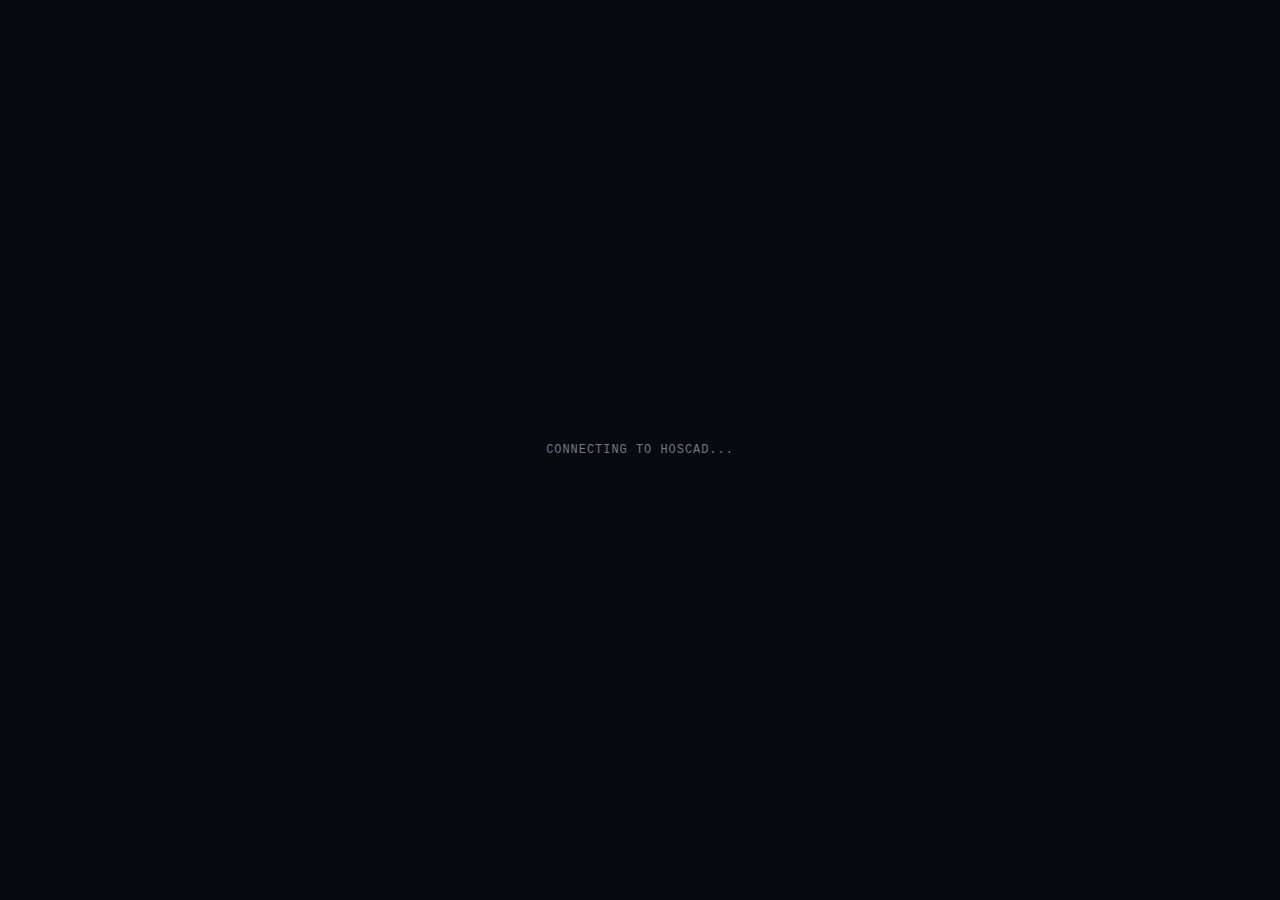
<file: popout-map/index.html>
<!DOCTYPE html>
<html lang="en">
<head>
  <meta charset="UTF-8" />
  <meta name="viewport" content="width=device-width, initial-scale=1" />
  <title>HOSCAD MAP</title>
  <link rel="icon" href="../download.png" />
  <style>
    * { box-sizing: border-box; margin: 0; padding: 0; }
    html, body { height: 100%; background: #070a0f; color: #c8d4e0;
      font-family: 'Courier New', Courier, monospace; overflow: hidden; }

    #relayScreen {
      display: flex; align-items: center; justify-content: center;
      height: 100vh; color: #6a7a8a; font-size: 12px; letter-spacing: .08em;
    }

    #mainWrap {
      display: none; flex-direction: column; height: 100vh;
    }

    #mapHeader {
      flex-shrink: 0;
      display: flex; align-items: center; gap: 10px; padding: 5px 12px;
      background: rgba(7,10,15,.98); border-bottom: 2px solid rgba(255,255,255,.08);
    }
    #mapHeader .brand { font-size: 13px; font-weight: 900; color: #52c41a; letter-spacing: .1em; }
    #mapHeader .pill {
      font-size: 10px; padding: 2px 8px; border: 1px solid rgba(255,255,255,.1);
      color: #6a7a8a; letter-spacing: .06em;
    }
    #mapHeader .pill.live { color: #52c41a; border-color: rgba(82,196,26,.4); }
    #mapHeader #clockEl { font-size: 11px; font-weight: 700; color: #6a7a8a; margin-left: auto; letter-spacing: .06em; }

    #countdownBar { height: 2px; background: rgba(255,255,255,.06); flex-shrink: 0; overflow: hidden; }
    #countdownFill { height: 100%; background: rgba(91,163,230,.5); transition: width 1s linear; }

    #mapContainer { flex: 1; background: #0d1a0d; }

    /* Leaflet z-index containment */
    .leaflet-pane   { z-index: 10 !important; }
    .leaflet-top, .leaflet-bottom, .leaflet-control { z-index: 20 !important; }

    /* Unit label overlays */
    .v-map-label {
      background: rgba(0,0,0,.9); border: 1px solid rgba(255,255,255,.5);
      color: #fff; font-size: 11px; font-weight: 900;
      font-family: 'Courier New', Courier, monospace;
      padding: 2px 5px; white-space: nowrap;
      transform: translate(-50%, -150%); position: relative;
      pointer-events: none;
      text-shadow: 0 0 4px #000, 0 1px 2px #000; letter-spacing: .04em;
    }
    .lfn-helipad {
      width: 18px; height: 18px; background: #1a3a5a;
      border: 1.5px solid #40a0d0; border-radius: 50%;
      color: #40a0d0; font-size: 10px; font-weight: 900;
      display: flex; align-items: center; justify-content: center;
      font-family: monospace;
    }
  </style>
</head>
<body>

<div id="relayScreen">CONNECTING TO HOSCAD...</div>

<div id="mainWrap">
  <div id="mapHeader">
    <div class="brand">HOSCAD MAP</div>
    <div id="livePill" class="pill">CONNECTING...</div>
    <div id="clockEl">--:--</div>
  </div>
  <div id="countdownBar"><div id="countdownFill" style="width:100%;"></div></div>
  <div id="mapContainer"></div>
</div>

<script src="../api.js"></script>
<script>
'use strict';

// ── Constants ────────────────────────────────────────────────
const POLL_INTERVAL = 15;
const MAP_CENTER    = [44.05, -120.85];
const MAP_ZOOM      = 9;
const MAP_VIEWBOX   = '-122.5,43.0,-119.5,45.5';
const TRICOUNTY     = [[43.3, -122.0], [45.0, -119.4]];

// Known address coordinates — pre-seeded so Nominatim is never called for these
const KNOWN_COORDS = {
  'ST CHARLES BEND':                         [44.0641, -121.2832],
  'SAINT CHARLES BEND':                      [44.0641, -121.2832],
  'ST CHARLES MEDICAL CENTER':               [44.0641, -121.2832],
  'ST CHARLES MEDICAL CENTER BEND':          [44.0641, -121.2832],
  'SCMC BEND':                               [44.0641, -121.2832],
  'SCMC':                                    [44.0641, -121.2832],
  '2500 NE NEFF RD':                         [44.0641, -121.2832],
  '2500 NE NEFF RD BEND':                    [44.0641, -121.2832],
  '2500 NE NEFF RD, BEND':                   [44.0641, -121.2832],
  '2500 NE NEFF RD BEND OR':                 [44.0641, -121.2832],
  '2500 NE NEFF RD, BEND OR':               [44.0641, -121.2832],
  '2500 NE NEFF RD, BEND, OR':              [44.0641, -121.2832],
  '2500 NE NEFF RD BEND, OR':               [44.0641, -121.2832],
  'ST CHARLES REDMOND':                      [44.2704, -121.1417],
  'SAINT CHARLES REDMOND':                   [44.2704, -121.1417],
  'SCMC REDMOND':                            [44.2704, -121.1417],
  '1253 N CANAL BLVD':                       [44.2704, -121.1417],
  '1253 N CANAL BLVD REDMOND':               [44.2704, -121.1417],
  '1253 N CANAL BLVD, REDMOND':              [44.2704, -121.1417],
  '1253 N CANAL BLVD REDMOND OR':            [44.2704, -121.1417],
  'ST CHARLES PRINEVILLE':                   [44.2997, -120.8367],
  'SAINT CHARLES PRINEVILLE':                [44.2997, -120.8367],
  'SCMC PRINEVILLE':                         [44.2997, -120.8367],
  '384 SE COMBS FLAT RD':                    [44.2997, -120.8367],
  '384 SE COMBS FLAT RD PRINEVILLE':         [44.2997, -120.8367],
  '384 SE COMBS FLAT RD, PRINEVILLE':        [44.2997, -120.8367],
  '384 SE COMBS FLAT RD PRINEVILLE OR':      [44.2997, -120.8367],
  'ST CHARLES MADRAS':                       [44.6329, -121.1298],
  'SAINT CHARLES MADRAS':                    [44.6329, -121.1298],
  'SCMC MADRAS':                             [44.6329, -121.1298],
  '470 NE A ST':                             [44.6329, -121.1298],
  '470 NE A ST MADRAS':                      [44.6329, -121.1298],
  '470 NE A ST, MADRAS':                     [44.6329, -121.1298],
  '470 NE A ST MADRAS OR':                   [44.6329, -121.1298],
  'WARM SPRINGS IHS':                        [44.7636, -121.2733],
  'WARM SPRINGS HEALTH CENTER':              [44.7636, -121.2733],
  'SKY LAKES MEDICAL CENTER':                [42.2530, -121.7851],
  'SKY LAKES ED':                            [42.2530, -121.7851],
  'MID-COLUMBIA MEDICAL CENTER':             [45.5980, -121.1525],
  'MCMC ED':                                 [45.5980, -121.1525],
  'LAKE DISTRICT HOSPITAL':                  [42.1818, -120.3515],
  'ROBERTS FIELD':                           [44.2542, -121.1486],
  'KRDM AIRPORT':                            [44.2542, -121.1486],
  'REDMOND MUNICIPAL AIRPORT':               [44.2542, -121.1486],
  'BEND MUNICIPAL AIRPORT':                  [44.0946, -121.2002],
  'KBDN AIRPORT':                            [44.0946, -121.2002],
  'PRINEVILLE AIRPORT':                      [44.2878, -120.9055],
  'MADRAS MUNICIPAL AIRPORT':                [44.6702, -121.1552],
  'KLAMATH FALLS AIRPORT':                   [42.1561, -121.7333],
  'THE DALLES AIRPORT':                      [45.6194, -121.1683],
  'DESCHUTES FAIRGROUNDS':                   [44.2665, -121.1775],
  'JEFFERSON COUNTY FAIRGROUNDS':            [44.6196, -121.1380],
  'CROOK COUNTY FAIRGROUNDS':                [44.2893, -120.8422],
  'US97 AT BEND 3RD ST':                     [44.0582, -121.3063],
  'US97 AT REDMOND':                         [44.2726, -121.1739],
  'US97 AT MADRAS':                          [44.6335, -121.1295],
  'US97 AT CHEMULT':                         [43.2165, -121.7828],
  'MOUNTAIN VIEW HIGH SCHOOL':               [44.0773, -121.2647],
  'SUMMIT HIGH SCHOOL':                      [44.0576, -121.3613],
  'CROOK COUNTY HIGH SCHOOL':                [44.2928, -120.8331],
  'DESCHUTES COUNTY COURTHOUSE':             [44.0587, -121.3124],
  'WASCO COUNTY COURTHOUSE':                 [45.5998, -121.1841],
};

const STATION_COORDS = {
  'STA1': [44.052, -121.283],
  'STA2': [44.058, -121.315],
  'STA3': [44.270, -121.155],
  'STA4': [44.278, -121.180],
  'STA5': [44.295, -121.160],
  'STA6': [44.298, -120.841],
};

const STATUS_DOT_COLOR = {
  AV: '#4caf50', D: '#ff9800', DE: '#ff9800',
  OS: '#f44336', T: '#ffd700', AT: '#2196f3', OOS: '#607d8b',
};

// SVG divIcon — shape encodes unit type, color encodes status
function getUnitMapIcon(unitType, color) {
  const t = (unitType || '').toUpperCase();
  let svg, w = 16, h = 16;
  if (t === 'EMS') {
    svg = '<svg width="16" height="16" viewBox="0 0 16 16">' +
      '<rect x="1" y="4" width="14" height="9" rx="1.5" fill="' + color + '" stroke="#fff" stroke-width="1"/>' +
      '<rect x="7" y="6" width="2" height="5" fill="#fff"/>' +
      '<rect x="5" y="8" width="6" height="2" fill="#fff"/>' +
      '</svg>';
  } else if (t === 'FIRE') {
    w = 18; h = 14;
    svg = '<svg width="18" height="14" viewBox="0 0 18 14">' +
      '<rect x="1" y="5" width="16" height="7" rx="1" fill="' + color + '" stroke="#fff" stroke-width="1"/>' +
      '<rect x="1" y="2" width="7" height="5" rx="1" fill="' + color + '" stroke="#fff" stroke-width="1"/>' +
      '</svg>';
  } else if (t === 'AIR') {
    svg = '<svg width="16" height="16" viewBox="0 0 16 16">' +
      '<polygon points="8,1 15,8 8,15 1,8" fill="' + color + '" stroke="#fff" stroke-width="1"/>' +
      '</svg>';
  } else if (t === 'LAW') {
    svg = '<svg width="16" height="16" viewBox="0 0 16 16">' +
      '<polygon points="8,1 10,6 15,6 11,9.5 12.5,15 8,12 3.5,15 5,9.5 1,6 6,6" fill="' + color + '" stroke="#fff" stroke-width="1"/>' +
      '</svg>';
  } else if (t === 'SUPV') {
    svg = '<svg width="16" height="16" viewBox="0 0 16 16">' +
      '<circle cx="8" cy="8" r="7" fill="' + color + '" stroke="#fff" stroke-width="1.5"/>' +
      '<circle cx="8" cy="8" r="3.5" fill="none" stroke="#fff" stroke-width="1.5"/>' +
      '</svg>';
  } else {
    w = 14; h = 14;
    svg = '<svg width="14" height="14" viewBox="0 0 14 14">' +
      '<circle cx="7" cy="7" r="6" fill="' + color + '" stroke="#fff" stroke-width="1"/>' +
      '</svg>';
  }
  return L.divIcon({
    html: '<div style="line-height:0;">' + svg + '</div>',
    className: '', iconSize: [w, h], iconAnchor: [Math.round(w/2), Math.round(h/2)]
  });
}

// Hospital helipad markers for popout-map (SCMC campuses only)
const PM_HELIPADS = [
  { name: 'SCMC Bend',       lat: 44.0641, lon: -121.2832 },
  { name: 'SCMC Redmond',    lat: 44.2704, lon: -121.1417 },
  { name: 'SCMC Prineville', lat: 44.2997, lon: -120.8367 },
  { name: 'SCMC Madras',     lat: 44.6329, lon: -121.1298 },
];

// ── State ────────────────────────────────────────────────────
let _token       = null;
let _state       = null;
let _countdown   = POLL_INTERVAL;
let _pollTimer   = null;
let _tickTimer   = null;

let _vmLoaded    = false;
let _vmLoading   = false;
let _vmMap       = null;
let _vmMarkers   = [];
let _vmGeoCache  = Object.assign({}, KNOWN_COORDS);
let _vmGeoQueue  = [];
let _vmGeoTimer  = null;

// ── Utilities ────────────────────────────────────────────────
function fmtTime24(iso) {
  if (!iso) return '--:--:--';
  const d = new Date(iso);
  if (!isFinite(d.getTime())) return '--:--:--';
  return d.toLocaleTimeString([], { hour: '2-digit', minute: '2-digit', second: '2-digit', hour12: false });
}

// ── Clock ────────────────────────────────────────────────────
function updateClock() {
  const el = document.getElementById('clockEl');
  if (!el) return;
  const now = new Date();
  el.textContent = now.toLocaleTimeString([], { hour: '2-digit', minute: '2-digit', hour12: false });
}

// ── Countdown bar ────────────────────────────────────────────
function tickCountdown() {
  _countdown = Math.max(0, _countdown - 1);
  const fill = document.getElementById('countdownFill');
  if (fill) fill.style.width = (_countdown / POLL_INTERVAL * 100) + '%';
  if (_countdown <= 0) { _countdown = POLL_INTERVAL; poll(); }
}

// ── Live pill ────────────────────────────────────────────────
function setLive(ok) {
  const el = document.getElementById('livePill');
  if (!el) return;
  el.textContent = ok ? 'LIVE' : 'STALE';
  el.classList.toggle('live', ok);
}

// ── Polling ──────────────────────────────────────────────────
async function poll() {
  if (!_token) return;
  try {
    const r = await API.getState(_token);
    if (!r || !r.ok) { setLive(false); return; }
    _state = r;
    setLive(true);
    renderMap();
    _startGeoQueue();
  } catch(e) {
    setLive(false);
  }
}

// ── Leaflet init ─────────────────────────────────────────────
function _loadLeaflet(cb) {
  if (_vmLoaded)  { cb(); return; }
  if (_vmLoading) { setTimeout(() => _loadLeaflet(cb), 120); return; }
  _vmLoading = true;
  const link = document.createElement('link');
  link.rel = 'stylesheet';
  link.href = 'https://unpkg.com/leaflet@1.9.4/dist/leaflet.css';
  document.head.appendChild(link);
  const script = document.createElement('script');
  script.src = 'https://unpkg.com/leaflet@1.9.4/dist/leaflet.js';
  script.onload  = () => { _vmLoaded = true; _vmLoading = false; cb(); };
  script.onerror = () => { _vmLoading = false; };
  document.body.appendChild(script);
}

function _initMap() {
  const el = document.getElementById('mapContainer');
  if (!el || !window.L) return;
  _vmMap = L.map('mapContainer', { zoomControl: true, attributionControl: false })
    .setView(MAP_CENTER, MAP_ZOOM);
  L.tileLayer('https://{s}.tile.openstreetmap.org/{z}/{x}/{y}.png', {
    maxZoom: 18, opacity: 0.7
  }).addTo(_vmMap);
  const dimData = {
    type: 'Feature',
    geometry: {
      type: 'Polygon',
      coordinates: [
        [[-180,-90],[180,-90],[180,90],[-180,90],[-180,-90]],
        [[TRICOUNTY[0][1], TRICOUNTY[0][0]], [TRICOUNTY[0][1], TRICOUNTY[1][0]],
         [TRICOUNTY[1][1], TRICOUNTY[1][0]], [TRICOUNTY[1][1], TRICOUNTY[0][0]],
         [TRICOUNTY[0][1], TRICOUNTY[0][0]]]
      ]
    }
  };
  L.geoJSON(dimData, { style: { fillColor: '#000', fillOpacity: 0.35, stroke: false, color: 'transparent', weight: 0 } }).addTo(_vmMap);
  L.rectangle(TRICOUNTY, { color: 'rgba(91,163,230,0.4)', weight: 2, fill: false, dashArray: '4 4' }).addTo(_vmMap);
  _vmMap.fitBounds(TRICOUNTY, { padding: [20, 20] });
}

// ── Map rendering ────────────────────────────────────────────
function renderMap() {
  if (!_vmMap || !window.L || !_state) return;
  _vmMarkers.forEach(m => { try { _vmMap.removeLayer(m); } catch(e) {} });
  _vmMarkers = [];

  const units     = (_state.units || []).filter(u => u.active);
  const incidents = (_state.incidents || []).filter(i => i.status === 'ACTIVE' || i.status === 'QUEUED');

  // Incident pins
  incidents.forEach(inc => {
    const addr = (inc.scene_address || '').trim();
    if (!addr) return;
    const geo = _vmGeoCache[addr];
    if (geo) {
      const pri   = inc.priority || '';
      const color = pri === 'PRI-1' ? '#f44336' : pri === 'PRI-2' ? '#ff9800' : '#4fa3e0';
      const shortId = String(inc.incident_id).replace(/^\d{2}-/, '');
      const tip = '<b>INC' + shortId + '</b>' +
        (inc.incident_type ? '<br>' + inc.incident_type : '') +
        (addr ? '<br>' + addr : '');
      const m = L.circleMarker(geo, { radius: 9, color, weight: 2, fillColor: color, fillOpacity: 0.35 })
        .bindTooltip(tip, { permanent: false, direction: 'top' });
      m.addTo(_vmMap);
      _vmMarkers.push(m);
    } else if (!_vmGeoCache.hasOwnProperty(addr) && !_vmGeoQueue.includes(addr)) {
      _vmGeoQueue.push(addr);
    }
  });

  // Unit dots
  const posUsage = {};
  units.forEach(u => {
    let pos = null;
    const stCode = String(u.status || '').toUpperCase();
    if (u.incident && ['D','DE','OS','T','AT'].includes(stCode)) {
      const inc = (_state.incidents || []).find(i => i.incident_id === u.incident);
      if (inc && inc.scene_address) {
        const geo = _vmGeoCache[(inc.scene_address || '').trim()];
        if (geo) pos = [geo[0], geo[1]];
      }
    }
    // Priority 2: [LOC:address] tag in unit note
    if (!pos) {
      const locM = (u.note || '').match(/\[LOC:([^\]]+)\]/i);
      if (locM) {
        const locAddr = locM[1].trim();
        const geo = _vmGeoCache[locAddr];
        if (geo) {
          pos = [geo[0], geo[1]];
        } else if (!_vmGeoCache.hasOwnProperty(locAddr) && !_vmGeoQueue.includes(locAddr)) {
          _vmGeoQueue.push(locAddr);
        }
      }
    }
    // Priority 3: station home base — if still no position, skip (don't cluster at map center)
    if (!pos) {
      const sta = String(u.station || '').toUpperCase();
      pos = STATION_COORDS[sta] ? [...STATION_COORDS[sta]] : null;
    }
    if (!pos) return;
    const posKey = pos[0].toFixed(4) + ',' + pos[1].toFixed(4);
    const n = posUsage[posKey] = (posUsage[posKey] || 0) + 1;
    if (n > 1) {
      const angle = ((n - 1) * 137.5) * (Math.PI / 180);
      pos = [pos[0] + Math.sin(angle) * 0.0012, pos[1] + Math.cos(angle) * 0.0012];
    }
    const dotColor = STATUS_DOT_COLOR[stCode] || '#607d8b';
    const uId = String(u.unit_id || '').toUpperCase();
    const tip = '<b>' + uId + '</b> — ' + stCode + (u.destination ? '<br>' + u.destination : '');
    const uIcon = getUnitMapIcon(u.type, dotColor);
    const uMark = L.marker(pos, { icon: uIcon, zIndexOffset: 200 })
      .bindTooltip(tip, { permanent: false, direction: 'top' });
    uMark.addTo(_vmMap);
    _vmMarkers.push(uMark);
    const label = L.marker(pos, {
      icon: L.divIcon({ html: '<div class="v-map-label">' + uId + '</div>', className: '', iconSize: [0, 0] }),
      interactive: false
    }).addTo(_vmMap);
    _vmMarkers.push(label);
  });

  // Helipad markers — SCMC hospital landing zones
  PM_HELIPADS.forEach(function(h) {
    const hIcon = L.divIcon({ html: '<div class="lfn-helipad">H</div>', className: '', iconSize: [18,18], iconAnchor: [9,9] });
    const hm = L.marker([h.lat, h.lon], { icon: hIcon, zIndexOffset: 500 })
      .addTo(_vmMap).bindTooltip(h.name, { direction: 'top' });
    _vmMarkers.push(hm);
  });
}

// ── Geocoding queue ──────────────────────────────────────────
function _startGeoQueue() {
  if (_vmGeoTimer) return;
  _vmGeoTimer = setInterval(_processGeoQueue, 1500);
}

async function _processGeoQueue() {
  if (!_vmGeoQueue.length) return;
  const addr = _vmGeoQueue.shift();
  if (_vmGeoCache.hasOwnProperty(addr)) return;
  try {
    const expanded = addr.replace(/\bNE\b/g,'NORTHEAST').replace(/\bNW\b/g,'NORTHWEST').replace(/\bSE\b/g,'SOUTHEAST').replace(/\bSW\b/g,'SOUTHWEST').replace(/\s*\/\s*/g, ' & ');
    const query = /oregon|,\s*or\b/i.test(expanded) ? expanded : expanded + ', Oregon';
    const url = 'https://nominatim.openstreetmap.org/search?format=json&q=' +
      encodeURIComponent(query) + '&limit=1&viewbox=' + MAP_VIEWBOX +
      '&bounded=0&countrycodes=us';
    const res = await fetch(url);
    if (!res.ok) return;
    const data = await res.json();
    if (data && data.length) {
      _vmGeoCache[addr] = [parseFloat(data[0].lat), parseFloat(data[0].lon)];
      renderMap();
    } else {
      _vmGeoCache[addr] = null;
    }
  } catch(e) { console.warn('[MAP] geocode error', addr, e); }
}

// ── Token relay ──────────────────────────────────────────────
function requestToken() {
  // Try sessionStorage first (already have one from this browser session)
  const stored = sessionStorage.getItem('hoscad_token');
  if (stored) { onTokenReceived(stored); return; }
  // Fallback: try localStorage (board stores ems_token there on login)
  const lsToken = localStorage.getItem('ems_token');
  if (lsToken) { onTokenReceived(lsToken); return; }
  // Ask main board via postMessage
  if (window.opener) {
    window.opener.postMessage({ type: 'HOSCAD_REQUEST_RELAY_TOKEN' }, window.location.origin);
  }
  setTimeout(() => {
    if (!_token) {
      document.getElementById('relayScreen').textContent = 'NO TOKEN — OPEN FROM HOSCAD BOARD (TYPE POPMAP).';
    }
  }, 3000);
}

window.addEventListener('message', function(e) {
  if (e.origin !== window.location.origin) return;
  if (e.data && e.data.type === 'HOSCAD_RELAY_TOKEN' && e.data.token) {
    onTokenReceived(e.data.token);
  }
});

function onTokenReceived(token) {
  if (_token) return;  // already initialized
  _token = token;
  sessionStorage.setItem('hoscad_token', token);
  document.getElementById('relayScreen').style.display = 'none';
  document.getElementById('mainWrap').style.display = 'flex';
  _loadLeaflet(() => {
    _initMap();
    poll();
    _pollTimer = setInterval(() => { _countdown = POLL_INTERVAL; poll(); }, POLL_INTERVAL * 1000);
    _tickTimer = setInterval(tickCountdown, 1000);
    setInterval(updateClock, 1000);
    updateClock();
  });
}

// ── Init ─────────────────────────────────────────────────────
document.addEventListener('DOMContentLoaded', requestToken);
</script>
</body>
</html>
</file>
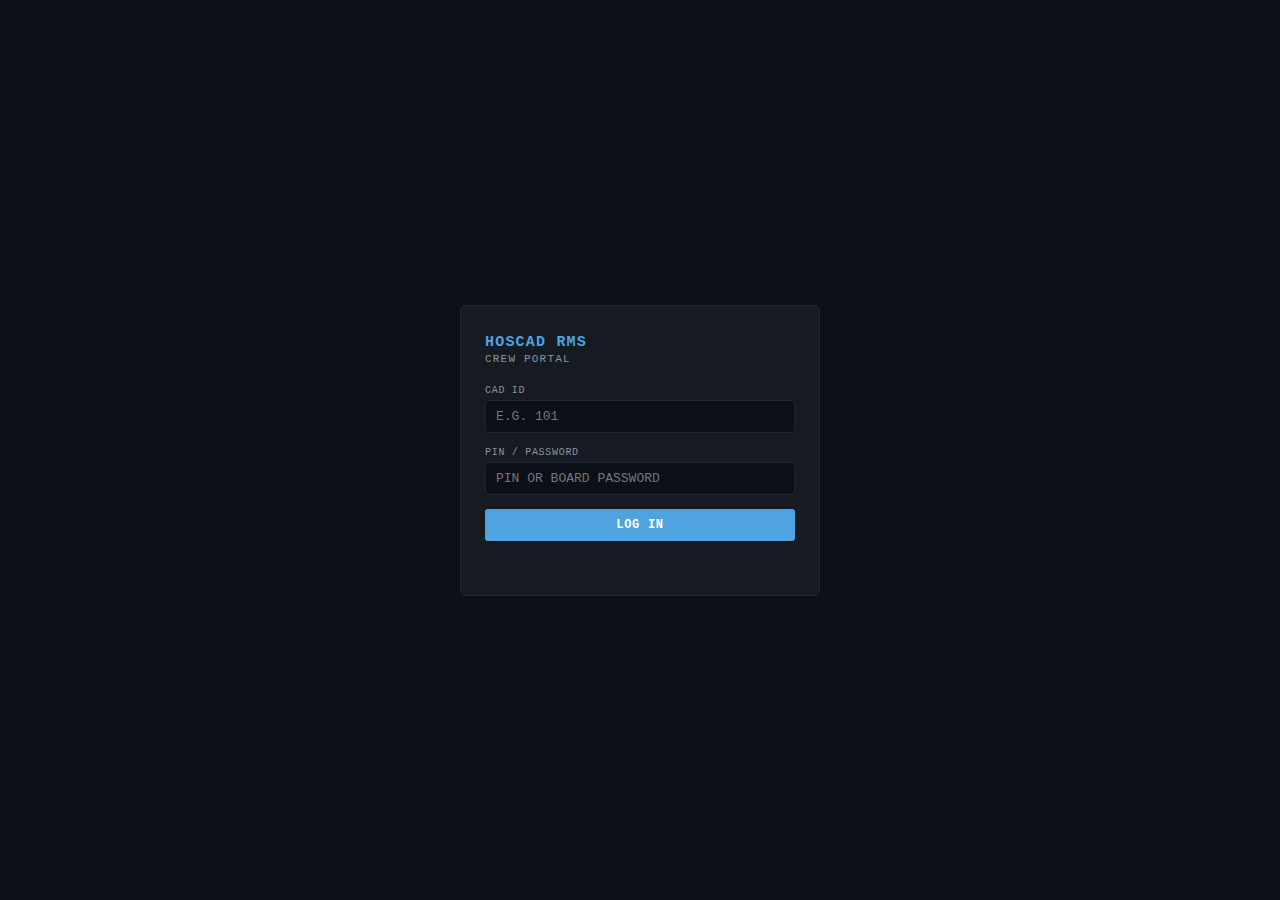
<file: rms/index.html>
<!DOCTYPE html>
<html lang="en">
<head>
  <meta charset="UTF-8" />
  <meta name="viewport" content="width=device-width, initial-scale=1.0, maximum-scale=1.0" />
  <title>HOSCAD RMS — Crew Portal</title>
  <style>
    :root {
      --bg:      #0b1018;
      --surface: #161b22;
      --line:    #21262d;
      --text:    #c9d1d9;
      --muted:   #8b949e;
      --yellow:  #e0b040;
      --green:   #3fb950;
      --red:     #f85149;
      --blue:    #4fa3e0;
      --orange:  #ffa657;
    }
    * { box-sizing: border-box; margin: 0; padding: 0; }
    body {
      font-family: 'Courier New', monospace;
      background: var(--bg);
      color: var(--text);
      font-size: 13px;
      min-height: 100vh;
    }

    /* ── Login ── */
    #loginScreen {
      display: flex;
      align-items: center;
      justify-content: center;
      min-height: 100vh;
      padding: 20px;
    }
    .login-card {
      background: var(--surface);
      border: 1px solid var(--line);
      border-radius: 6px;
      padding: 28px 24px;
      width: 100%;
      max-width: 360px;
    }
    .login-card h1 {
      font-size: 15px;
      letter-spacing: .08em;
      margin-bottom: 20px;
      color: var(--blue);
    }
    .login-card h1 span { color: var(--muted); font-size: 11px; font-weight: 400; display: block; margin-top: 2px; }
    .field-group { margin-bottom: 14px; }
    .field-label { font-size: 10px; color: var(--muted); letter-spacing: .07em; margin-bottom: 4px; }
    input, select, textarea {
      width: 100%;
      background: var(--bg);
      border: 1px solid var(--line);
      color: var(--text);
      font-family: inherit;
      font-size: 13px;
      padding: 8px 10px;
      border-radius: 3px;
      outline: none;
    }
    input:focus, select:focus, textarea:focus { border-color: var(--blue); }
    textarea { resize: vertical; min-height: 200px; line-height: 1.6; }
    .btn {
      display: inline-block;
      background: var(--blue);
      color: #fff;
      border: none;
      border-radius: 3px;
      padding: 9px 18px;
      font-family: inherit;
      font-size: 12px;
      font-weight: 700;
      letter-spacing: .06em;
      cursor: pointer;
    }
    .btn:hover { opacity: .88; }
    .btn-secondary {
      background: transparent;
      border: 1px solid var(--line);
      color: var(--text);
    }
    .btn-secondary:hover { border-color: var(--blue); color: var(--blue); }
    .btn-danger { background: var(--red); }
    .btn-green  { background: var(--green); }
    .login-err { color: var(--red); font-size: 11px; margin-top: 10px; min-height: 16px; }

    /* ── App shell ── */
    #appShell { display: none; }
    .topbar {
      background: var(--surface);
      border-bottom: 1px solid var(--line);
      padding: 10px 16px;
      display: flex;
      align-items: center;
      gap: 12px;
    }
    .topbar-title { font-size: 13px; font-weight: 700; letter-spacing: .07em; color: var(--blue); flex: 1; }
    .topbar-user  { font-size: 11px; color: var(--muted); }

    /* ── Tabs ── */
    .tabs {
      display: flex;
      border-bottom: 1px solid var(--line);
      background: var(--surface);
      overflow-x: auto;
    }
    .tab {
      padding: 10px 16px;
      font-size: 11px;
      font-weight: 700;
      letter-spacing: .07em;
      color: var(--muted);
      cursor: pointer;
      border-bottom: 2px solid transparent;
      white-space: nowrap;
    }
    .tab.active { color: var(--blue); border-bottom-color: var(--blue); }
    .tab:hover:not(.active) { color: var(--text); }

    .tab-content { display: none; padding: 20px 16px; max-width: 900px; }
    .tab-content.active { display: block; }

    /* ── Cards / panels ── */
    .card {
      background: var(--surface);
      border: 1px solid var(--line);
      border-radius: 4px;
      padding: 16px;
      margin-bottom: 16px;
    }
    .card-title { font-size: 11px; color: var(--muted); letter-spacing: .07em; margin-bottom: 12px; }

    /* ── Tables ── */
    table { width: 100%; border-collapse: collapse; font-size: 12px; }
    th { font-size: 10px; color: var(--muted); letter-spacing: .06em; text-align: left; padding: 4px 8px; border-bottom: 1px solid var(--line); }
    td { padding: 6px 8px; border-bottom: 1px solid rgba(255,255,255,.04); vertical-align: middle; }
    tr:hover td { background: rgba(255,255,255,.02); }
    .empty-state { color: var(--muted); font-size: 12px; padding: 16px 8px; }

    /* ── Assignment incident sub-row ── */
    .inc-sub-row td { background: rgba(0,0,0,.25) !important; padding: 8px 12px; }
    .inc-chips { display: flex; flex-wrap: wrap; gap: 6px; margin-top: 0; }
    .inc-chip {
      background: var(--bg);
      border: 1px solid var(--line);
      border-radius: 3px;
      padding: 4px 10px;
      font-size: 11px;
      display: flex;
      align-items: center;
      gap: 8px;
      cursor: default;
    }
    .inc-chip .chip-id   { color: var(--blue); font-weight: 700; }
    .inc-chip .chip-type { color: var(--muted); }
    .inc-chip .chip-addr { color: var(--text); max-width: 200px; overflow: hidden; text-overflow: ellipsis; white-space: nowrap; }
    .inc-chip .chip-btn  {
      background: transparent; border: 1px solid var(--line); color: var(--muted);
      font-family: inherit; font-size: 10px; padding: 2px 6px; border-radius: 2px; cursor: pointer;
    }
    .inc-chip .chip-btn:hover { border-color: var(--blue); color: var(--blue); }

    /* ── Expiry color coding ── */
    .exp-ok      { color: var(--green); }
    .exp-warn    { color: var(--yellow); }
    .exp-expired { color: var(--red); }

    /* ── Status pills ── */
    .pill {
      display: inline-block;
      padding: 2px 8px;
      border-radius: 10px;
      font-size: 10px;
      font-weight: 700;
      letter-spacing: .05em;
    }
    .pill-draft     { background: rgba(224,176,64,.18); color: var(--yellow); }
    .pill-submitted { background: rgba(63,185,80,.18);  color: var(--green); }

    /* ── Writer ── */
    #tabWriter { max-width: 100%; }
    .ref-panel {
      background: rgba(0,0,0,.35);
      border: 1px solid var(--line);
      border-radius: 3px;
      padding: 10px 12px;
      font-size: 11px;
      color: var(--muted);
      max-height: 220px;
      overflow-y: auto;
      margin-top: 8px;
    }
    .ref-panel.collapsed { display: none; }
    .ref-toggle { font-size: 10px; color: var(--blue); cursor: pointer; margin-left: 8px; }
    .ref-note-line { margin-bottom: 4px; line-height: 1.5; color: var(--text); }

    /* ── Inline edit strip ── */
    .edit-strip {
      background: var(--bg);
      border: 1px solid var(--line);
      border-radius: 4px;
      padding: 12px;
      margin-top: 12px;
    }
    .edit-strip label { font-size: 10px; color: var(--muted); letter-spacing: .06em; display: block; margin-bottom: 4px; }
    .edit-strip input { margin-bottom: 10px; }
    .edit-strip .btn-row { display: flex; gap: 8px; }

    /* ── Search / Records ── */
    .search-row { display: flex; gap: 8px; flex-wrap: wrap; margin-bottom: 12px; align-items: flex-end; }
    .search-row .field-block { display: flex; flex-direction: column; gap: 3px; min-width: 120px; }
    .search-row .field-block label { font-size: 10px; color: var(--muted); letter-spacing: .06em; }
    .search-row input, .search-row select { padding: 6px 9px; font-size: 12px; }

    .row { display: flex; gap: 10px; flex-wrap: wrap; }
    .row > * { flex: 1; min-width: 120px; }

    .toast {
      position: fixed; bottom: 20px; left: 50%; transform: translateX(-50%);
      background: var(--surface); border: 1px solid var(--line);
      border-radius: 4px; padding: 10px 18px; font-size: 12px; font-weight: 700;
      z-index: 9999; pointer-events: none; opacity: 0; transition: opacity .2s;
    }
    .toast.show { opacity: 1; }
    .toast.ok   { border-color: var(--green); color: var(--green); }
    .toast.err  { border-color: var(--red);   color: var(--red); }

    .expand-btn {
      background: transparent; border: 1px solid var(--line); color: var(--muted);
      font-family: inherit; font-size: 10px; padding: 2px 7px; border-radius: 2px; cursor: pointer;
      letter-spacing: .04em;
    }
    .expand-btn:hover { border-color: var(--blue); color: var(--blue); }
  </style>
</head>
<body>

<!-- ════════════════════════════════════════════════════════════
     LOGIN SCREEN
════════════════════════════════════════════════════════════ -->
<div id="loginScreen">
  <div class="login-card">
    <h1>HOSCAD RMS<span>CREW PORTAL</span></h1>
    <div class="field-group">
      <div class="field-label">CAD ID</div>
      <input id="loginCadId" type="text" inputmode="numeric" placeholder="E.G. 101" maxlength="6"
             autocomplete="off" autocorrect="off" autocapitalize="off" />
    </div>
    <div class="field-group">
      <div class="field-label">PIN / PASSWORD</div>
      <input id="loginPin" type="password" inputmode="numeric" placeholder="PIN OR BOARD PASSWORD"
             maxlength="64" autocomplete="current-password" />
    </div>
    <button class="btn" id="btnLogin" style="width:100%;">LOG IN</button>
    <div class="login-err" id="loginErr"></div>
  </div>
</div>

<!-- ════════════════════════════════════════════════════════════
     APP SHELL (after login)
════════════════════════════════════════════════════════════ -->
<div id="appShell">
  <div class="topbar">
    <div class="topbar-title">HOSCAD RMS</div>
    <div class="topbar-user" id="topbarUser"></div>
    <button class="btn btn-secondary" style="font-size:10px;padding:5px 10px;" id="btnLogout">LOG OUT</button>
  </div>

  <div class="tabs">
    <div class="tab active" data-tab="profile">MY PROFILE</div>
    <div class="tab"        data-tab="reports">MY REPORTS</div>
    <div class="tab"        data-tab="writer" id="writerTab">WRITE REPORT</div>
    <div class="tab"        data-tab="records">RECORDS</div>
  </div>

  <!-- ── PROFILE TAB ── -->
  <div class="tab-content active" id="tabProfile">
    <div class="card">
      <div class="card-title">PROFILE</div>
      <div id="profileInfo" style="font-size:13px;line-height:2;"></div>
      <div style="margin-top:12px;" id="certEditBtnWrap">
        <button class="btn btn-secondary" style="font-size:11px;" id="btnEditCert">EDIT CERT / LICENSE</button>
      </div>
      <div class="edit-strip" id="certEditStrip" style="display:none;">
        <label>CERT EXPIRY DATE</label>
        <input type="date" id="editExpiry" />
        <label>LICENSE NUMBER</label>
        <input type="text" id="editLicense" placeholder="LICENSE #" maxlength="30" autocomplete="off" />
        <div class="btn-row">
          <button class="btn btn-green" id="btnSaveCert">SAVE</button>
          <button class="btn btn-secondary" id="btnCancelCert">CANCEL</button>
        </div>
      </div>
    </div>

    <div class="card">
      <div class="card-title">RECENT INCIDENTS <span style="font-size:10px;color:var(--muted);font-weight:400;">(LAST 45 DAYS)</span></div>
      <div id="recentIncidentsList"><div class="empty-state">LOADING...</div></div>
    </div>
  </div>

  <!-- ── REPORTS TAB ── -->
  <div class="tab-content" id="tabReports">
    <div style="display:flex;justify-content:space-between;align-items:center;margin-bottom:14px;">
      <div style="font-size:12px;font-weight:700;letter-spacing:.05em;">MY REPORTS</div>
      <button class="btn" style="font-size:11px;padding:7px 14px;" id="btnNewReport">+ NEW REPORT</button>
    </div>
    <div id="reportsList"></div>
  </div>

  <!-- ── WRITER TAB ── -->
  <div class="tab-content" id="tabWriter">
    <div id="writerViewMode" style="display:none;">
      <!-- Read-only view for submitted reports -->
      <div style="margin-bottom:12px;display:flex;gap:8px;align-items:center;flex-wrap:wrap;">
        <button class="btn btn-secondary" style="font-size:11px;" id="btnBackToReports">← BACK TO MY REPORTS</button>
        <button class="btn btn-secondary" style="font-size:11px;" id="btnPrintReport">PRINT / EXPORT</button>
      </div>
      <div class="card">
        <div class="card-title" id="viewReportTitle">REPORT</div>
        <div id="viewReportMeta" style="font-size:12px;line-height:2;"></div>
      </div>
      <div class="card">
        <div class="card-title">NARRATIVE</div>
        <pre id="viewReportNarrative" style="white-space:pre-wrap;font-size:12px;line-height:1.7;color:var(--text);margin:0;font-family:inherit;"></pre>
      </div>
      <div class="card" id="viewCadHeaderCard" style="display:none;">
        <div class="card-title">CAD INCIDENT HEADER</div>
        <pre id="viewCadHeaderContent" style="white-space:pre-wrap;font-size:11px;line-height:1.6;color:var(--text);margin:0;font-family:monospace;"></pre>
      </div>
      <div class="card" id="viewCadNotesCard" style="display:none;">
        <div class="card-title">CAD INCIDENT NOTES</div>
        <pre id="viewCadNotesContent" style="white-space:pre-wrap;font-size:11px;line-height:1.6;color:var(--text);margin:0;font-family:monospace;"></pre>
      </div>
      <div class="card">
        <div class="card-title">FOLLOW-UP NOTES</div>
        <div id="viewAddendaList" style="margin-bottom:14px;"></div>
        <div style="font-size:10px;color:var(--muted);letter-spacing:.06em;margin-bottom:6px;">ADD FOLLOW-UP NOTE</div>
        <textarea id="addendumInput" rows="3" placeholder="ENTER FOLLOW-UP NOTE..." style="width:100%;min-height:70px;"></textarea>
        <div style="margin-top:8px;">
          <button class="btn btn-secondary" style="font-size:11px;" id="btnSaveAddendum">SAVE NOTE</button>
          <span style="font-size:11px;color:var(--muted);margin-left:10px;" id="addendumStatus"></span>
        </div>
      </div>
    </div>

    <div id="writerEditMode">
      <div style="margin-bottom:12px;display:flex;gap:10px;align-items:center;flex-wrap:wrap;">
        <button class="btn btn-secondary" style="font-size:11px;" id="btnBackToReports2">← BACK TO MY REPORTS</button>
        <div style="font-size:11px;color:var(--muted);" id="writerTitle">NEW REPORT</div>
      </div>

      <div class="card">
        <div class="card-title">REPORT DETAILS</div>
        <div class="row">
          <div>
            <label style="font-size:10px;color:var(--muted);display:block;margin-bottom:4px;">INCIDENT ID *</label>
            <div style="display:flex;gap:6px;">
              <input id="writerIncidentId" placeholder="SC26-0042" autocomplete="off"
                     autocorrect="off" autocapitalize="characters" style="flex:1;" />
              <button class="btn btn-secondary" style="font-size:11px;padding:7px 10px;white-space:nowrap;" id="btnLoadInc">LOAD</button>
            </div>
          </div>
          <div>
            <label style="font-size:10px;color:var(--muted);display:block;margin-bottom:4px;">REPORT TYPE *</label>
            <select id="writerReportType">
              <option value="PCR">PCR</option>
              <option value="REFUSAL">REFUSAL</option>
              <option value="EXPOSURE">EXPOSURE</option>
              <option value="INCIDENT">INCIDENT</option>
            </select>
          </div>
        </div>

        <!-- Incident reference panel -->
        <div id="incRefArea" style="display:none;margin-top:12px;">
          <div style="font-size:10px;color:var(--muted);letter-spacing:.06em;display:flex;align-items:center;gap:10px;margin-bottom:4px;flex-wrap:wrap;">
            <span>INCIDENT REFERENCE</span>
            <span class="ref-toggle" id="refToggleBtn" onclick="_toggleRefPanel()">▼ COLLAPSE</span>
            <div style="margin-left:auto;display:flex;gap:6px;">
              <button class="btn btn-secondary" id="btnIncludeHeader" style="font-size:10px;padding:3px 9px;">INCLUDE CAD HEADER IN NARRATIVE</button>
              <button class="btn btn-secondary" id="btnAttachAllNotes" style="font-size:10px;padding:3px 9px;">ATTACH ALL CAD NOTES</button>
            </div>
          </div>
          <div id="incRefPanel" class="ref-panel"></div>
        </div>
      </div>

      <div class="card">
        <div class="card-title">NARRATIVE *</div>
        <textarea id="writerNarrative" placeholder="PATIENT PRESENTATION, ASSESSMENT, TREATMENT, AND TRANSPORT NARRATIVE..."></textarea>
        <div style="font-size:10px;color:var(--muted);margin-top:6px;">
          DRAFT SAVES AUTOMATICALLY. SUBMIT TO FINALIZE (IRREVERSIBLE).
        </div>
      </div>

      <div style="display:flex;gap:10px;flex-wrap:wrap;margin-bottom:30px;">
        <button class="btn btn-secondary" id="btnSaveDraft">SAVE DRAFT</button>
        <button class="btn btn-green"     id="btnSubmitReport">SUBMIT REPORT</button>
        <button class="btn btn-secondary" id="btnCancelReport" style="margin-left:auto;">CANCEL</button>
        <div style="font-size:11px;color:var(--muted);align-self:center;" id="writerStatus"></div>
      </div>
    </div>
  </div>

  <!-- ── RECORDS TAB ── -->
  <div class="tab-content" id="tabRecords">

    <!-- SEARCH REPORTS -->
    <div class="card">
      <div class="card-title">SEARCH REPORTS</div>
      <div class="search-row">
        <div class="field-block" style="flex:2;min-width:180px;">
          <label>KEYWORD (RPT ID, INCIDENT, AUTHOR)</label>
          <input id="srQuery" type="text" placeholder="SC26-0042 OR SMITH..." autocomplete="off" />
        </div>
        <div class="field-block">
          <label>DATE FROM</label>
          <input id="srDateFrom" type="date" />
        </div>
        <div class="field-block">
          <label>DATE TO</label>
          <input id="srDateTo" type="date" />
        </div>
        <div class="field-block">
          <label>STATUS</label>
          <select id="srStatus">
            <option value="">ALL</option>
            <option value="DRAFT">DRAFT</option>
            <option value="SUBMITTED">SUBMITTED</option>
          </select>
        </div>
        <div class="field-block">
          <label>TYPE</label>
          <select id="srType">
            <option value="">ALL</option>
            <option value="PCR">PCR</option>
            <option value="REFUSAL">REFUSAL</option>
            <option value="EXPOSURE">EXPOSURE</option>
            <option value="INCIDENT">INCIDENT</option>
          </select>
        </div>
        <div class="field-block" style="justify-content:flex-end;">
          <button class="btn" id="btnSearchReports" style="padding:7px 16px;">SEARCH</button>
        </div>
      </div>
      <div id="searchReportsResults"></div>
    </div>

    <!-- SEARCH INCIDENTS -->
    <div class="card">
      <div class="card-title">SEARCH INCIDENTS</div>
      <div class="search-row">
        <div class="field-block" style="flex:2;min-width:180px;">
          <label>KEYWORD (INC ID, ADDRESS, TYPE)</label>
          <input id="siQuery" type="text" placeholder="SC26-0042 OR MAIN ST..." autocomplete="off" />
        </div>
        <div class="field-block">
          <label>DATE FROM</label>
          <input id="siDateFrom" type="date" />
        </div>
        <div class="field-block">
          <label>DATE TO</label>
          <input id="siDateTo" type="date" />
        </div>
        <div class="field-block" style="justify-content:flex-end;">
          <button class="btn" id="btnSearchInc" style="padding:7px 16px;">SEARCH</button>
        </div>
      </div>
      <div id="searchIncResults"></div>
    </div>

  </div>
</div>

<div class="toast" id="toast"></div>

<script>
// ════════════════════════════════════════════════════════════════════════
// Config
// ════════════════════════════════════════════════════════════════════════
const RMS_API_BASE = 'https://vnqiqxffedudfsdoadqg.supabase.co/functions/v1/hoscad';
const RMS_API_KEY  = 'sb_publishable_FbP38-Tm_9iIV2QHI0Ewdw_TZfEVCJc';

const LS_TOKEN  = 'hoscad_crew_token';
const LS_CADID  = 'hoscad_crew_cadid';
const LS_NAME   = 'hoscad_crew_name';
const LS_CERT   = 'hoscad_crew_cert';

// ════════════════════════════════════════════════════════════════════════
// State
// ════════════════════════════════════════════════════════════════════════
let _token     = '';
let _cadId     = '';
let _fullName  = '';
let _certLevel = '';
let _editingReportId  = null;   // null = new report
let _viewingReportId  = null;   // reportId currently in view mode
let _refCollapsed     = false;
let _loadedIncData    = null;   // holds incident data from getIncidentForReport
let _loadedIncAudit   = null;   // holds audit array (unused now, kept for compat)
let _attachedCadHeader = null;  // CAD header text stored separately (not in textarea)
let _attachedCadNotes  = null;  // Full incident_note text stored separately (not in textarea)

// ════════════════════════════════════════════════════════════════════════
// API
// ════════════════════════════════════════════════════════════════════════
async function rmsCall(action) {
  var params = Array.prototype.slice.call(arguments, 1);
  var body = new URLSearchParams({ action: action, params: JSON.stringify(params) });
  try {
    var res = await fetch(RMS_API_BASE, {
      method: 'POST',
      headers: {
        'Content-Type':  'application/x-www-form-urlencoded',
        'apikey':        RMS_API_KEY,
        'Authorization': 'Bearer ' + RMS_API_KEY
      },
      body: body.toString()
    });
    var text = await res.text();
    try { return JSON.parse(text); } catch(_) { return { ok: false, error: 'INVALID RESPONSE' }; }
  } catch(e) {
    return { ok: false, error: 'NETWORK ERROR: ' + (e.message || 'UNKNOWN') };
  }
}

// ════════════════════════════════════════════════════════════════════════
// Utilities
// ════════════════════════════════════════════════════════════════════════
function esc(s) {
  return String(s || '').replace(/&/g,'&amp;').replace(/</g,'&lt;').replace(/>/g,'&gt;').replace(/"/g,'&quot;');
}

function fmtDate(ts) {
  if (!ts) return '—';
  try {
    return new Date(ts).toLocaleDateString('en-US', { month:'short', day:'numeric', year:'numeric' });
  } catch(_) { return ts; }
}

function fmtDateTime(ts) {
  if (!ts) return '—';
  try {
    return new Date(ts).toLocaleString('en-US', { month:'short', day:'numeric', year:'numeric', hour:'2-digit', minute:'2-digit' });
  } catch(_) { return ts; }
}

function expiryClass(dateStr) {
  if (!dateStr) return '';
  var days = (new Date(dateStr) - Date.now()) / 86400000;
  if (days < 0)  return 'exp-expired';
  if (days < 30) return 'exp-warn';
  return 'exp-ok';
}

var _toastTimer = null;
function showToast(msg, type) {
  var el = document.getElementById('toast');
  el.textContent = msg;
  el.className   = 'toast show ' + (type === 'err' ? 'err' : 'ok');
  clearTimeout(_toastTimer);
  _toastTimer = setTimeout(function() { el.className = 'toast'; }, 3500);
}

// ════════════════════════════════════════════════════════════════════════
// Auth
// ════════════════════════════════════════════════════════════════════════
async function tryRestoreSession() {
  var savedToken = localStorage.getItem(LS_TOKEN);
  if (!savedToken) return false;
  var r = await rmsCall('getOwnProfile', savedToken);
  if (!r.ok) {
    localStorage.removeItem(LS_TOKEN);
    localStorage.removeItem(LS_CADID);
    localStorage.removeItem(LS_NAME);
    localStorage.removeItem(LS_CERT);
    return false;
  }
  _token     = savedToken;
  _cadId     = r.cadId;
  _fullName  = r.fullName;
  _certLevel = r.certLevel;
  localStorage.setItem(LS_CADID, _cadId);
  localStorage.setItem(LS_NAME,  _fullName);
  localStorage.setItem(LS_CERT,  _certLevel);
  return true;
}

async function doLogin() {
  var cadId = document.getElementById('loginCadId').value.trim();
  var pin   = document.getElementById('loginPin').value.trim();
  var errEl = document.getElementById('loginErr');
  errEl.textContent = '';
  if (!cadId) { errEl.textContent = 'CAD ID REQUIRED.'; return; }
  if (!pin)   { errEl.textContent = 'PIN REQUIRED.'; return; }
  errEl.textContent = 'VERIFYING...';
  var r = await rmsCall('crewPinLogin', cadId, pin);
  if (!r.ok) { errEl.textContent = r.error || 'LOGIN FAILED.'; return; }
  if (!r.sessionToken) { errEl.textContent = 'SESSION TOKEN NOT RETURNED. CONTACT ADMIN.'; return; }
  _token     = r.sessionToken;
  _cadId     = r.cadId;
  _fullName  = r.fullName;
  _certLevel = r.certLevel;
  localStorage.setItem(LS_TOKEN, _token);
  localStorage.setItem(LS_CADID, _cadId);
  localStorage.setItem(LS_NAME,  _fullName);
  localStorage.setItem(LS_CERT,  _certLevel);
  showApp();
}

async function doLogout() {
  if (_token) await rmsCall('crewLogout', _token).catch(function() {});
  _token = '';
  localStorage.removeItem(LS_TOKEN);
  localStorage.removeItem(LS_CADID);
  localStorage.removeItem(LS_NAME);
  localStorage.removeItem(LS_CERT);
  document.getElementById('appShell').style.display   = 'none';
  document.getElementById('loginScreen').style.display = 'flex';
  document.getElementById('loginCadId').value = '';
  document.getElementById('loginPin').value   = '';
  document.getElementById('loginErr').textContent = '';
}

// ════════════════════════════════════════════════════════════════════════
// App shell init
// ════════════════════════════════════════════════════════════════════════
function showApp() {
  document.getElementById('loginScreen').style.display = 'none';
  document.getElementById('appShell').style.display    = 'block';
  document.getElementById('topbarUser').textContent    = _fullName + ' [' + _cadId + ']';
  loadProfile();
  loadReports();
  // Check URL param for incident deep-link
  var urlParams = new URLSearchParams(window.location.search);
  var incParam  = urlParams.get('incident');
  if (incParam) {
    switchTab('writer');
    startNewReport(incParam.toUpperCase());
  }
}

// ════════════════════════════════════════════════════════════════════════
// Tabs
// ════════════════════════════════════════════════════════════════════════
function switchTab(name) {
  document.querySelectorAll('.tab').forEach(function(t) {
    t.classList.toggle('active', t.dataset.tab === name);
  });
  document.querySelectorAll('.tab-content').forEach(function(c) {
    c.classList.remove('active');
  });
  var key    = name.charAt(0).toUpperCase() + name.slice(1);
  var target = document.getElementById('tab' + key);
  if (target) target.classList.add('active');
}

document.querySelectorAll('.tab').forEach(function(tab) {
  tab.addEventListener('click', function() {
    switchTab(tab.dataset.tab);
  });
});

// ════════════════════════════════════════════════════════════════════════
// PROFILE TAB
// ════════════════════════════════════════════════════════════════════════
async function loadProfile() {
  var r = await rmsCall('getOwnProfile', _token);
  if (!r.ok) { showToast('PROFILE LOAD FAILED: ' + (r.error || 'UNKNOWN'), 'err'); return; }

  var expClass = expiryClass(r.certExpiryDate);
  document.getElementById('profileInfo').innerHTML =
    '<div><span style="color:var(--muted);font-size:11px;display:inline-block;min-width:140px;">NAME</span>' + esc(r.fullName) + '</div>' +
    '<div><span style="color:var(--muted);font-size:11px;display:inline-block;min-width:140px;">CAD ID</span>' + esc(r.cadId) + '</div>' +
    '<div><span style="color:var(--muted);font-size:11px;display:inline-block;min-width:140px;">CERT LEVEL</span>' + esc(r.certLevel || '—') + '</div>' +
    (r.isDispatcher ? '' :
      '<div><span style="color:var(--muted);font-size:11px;display:inline-block;min-width:140px;">CERT EXPIRY</span>' +
        '<span class="' + expClass + '">' + esc(r.certExpiryDate || '—') + '</span></div>' +
      '<div><span style="color:var(--muted);font-size:11px;display:inline-block;min-width:140px;">LICENSE #</span>' + esc(r.licenseNumber || '—') + '</div>');

  // Hide cert edit for dispatchers (not in crew_roster)
  document.getElementById('certEditBtnWrap').style.display = r.isDispatcher ? 'none' : '';

  // Pre-fill edit form
  document.getElementById('editExpiry').value  = r.certExpiryDate || '';
  document.getElementById('editLicense').value = r.licenseNumber  || '';

  // Load recent incidents for profile tab
  loadRecentIncidents();
}

async function loadRecentIncidents() {
  var el = document.getElementById('recentIncidentsList');
  el.innerHTML = '<div class="empty-state">LOADING...</div>';
  var r = await rmsCall('getRecentIncidents', _token, 25);
  if (!r.ok) {
    el.innerHTML = '<div class="empty-state" style="color:var(--red);">LOAD FAILED: ' + esc(r.error || 'UNKNOWN') + '</div>';
    return;
  }
  if (!r.incidents || !r.incidents.length) {
    el.innerHTML = '<div class="empty-state">NO INCIDENTS IN THE LAST 45 DAYS.</div>';
    return;
  }

  var rows = r.incidents.map(function(inc) {
    var statusColor = inc.status === 'CLOSED' ? 'color:var(--muted)' : 'color:var(--green)';
    var rpt = inc.existingReport;
    var reportBtn = '';
    if (!rpt) {
      reportBtn = '<button class="btn" style="font-size:10px;padding:3px 9px;background:var(--blue);" onclick="_writeReportForInc(\'' + esc(inc.incident_id) + '\')">WRITE REPORT</button>';
    } else if (rpt.status === 'DRAFT') {
      reportBtn = '<button class="btn" style="font-size:10px;padding:3px 9px;background:var(--yellow);color:#000;" onclick="_editReport(\'' + esc(rpt.report_id) + '\')">EDIT DRAFT</button>';
    } else {
      reportBtn = '<button class="btn btn-secondary" style="font-size:10px;padding:3px 9px;color:var(--green);border-color:var(--green);" onclick="_viewReport(\'' + esc(rpt.report_id) + '\')">VIEW REPORT</button>';
    }
    // Multi-author badge
    var totalReports = inc.reportCount || 0;
    var countBadge = '';
    if (totalReports > 1 || (totalReports === 1 && !rpt)) {
      var others = (inc.allReports || []).filter(function(ar) { return !rpt || ar.report_id !== rpt.report_id; });
      var othersHtml = others.map(function(ar) {
        return esc(ar.report_id) + ' · ' + esc(ar.author_name || '?') + ' · ' + esc(ar.report_type) + ' · ' + esc(ar.status);
      }).join('<br>');
      countBadge = ' &nbsp;<span style="font-size:10px;color:var(--muted);" title="' + esc(totalReports + ' REPORT(S): ' + others.map(function(ar){return ar.report_id;}).join(', ')) + '">' + totalReports + ' RPT(S)</span>';
    }
    return '<tr>' +
      '<td style="color:var(--blue);font-weight:700;">' + esc(inc.incident_id) + '</td>' +
      '<td style="font-size:11px;">' + esc(inc.incident_type || '—') + '</td>' +
      '<td style="font-size:11px;max-width:180px;overflow:hidden;text-overflow:ellipsis;white-space:nowrap;" title="' + esc(inc.scene_address || '') + '">' + esc(inc.scene_address || '—') + '</td>' +
      '<td style="font-size:11px;">' + fmtDate(inc.created_at) + '</td>' +
      '<td style="' + statusColor + ';font-size:11px;">' + esc(inc.status || '—') + '</td>' +
      '<td style="white-space:nowrap;">' + reportBtn + countBadge + '</td>' +
    '</tr>';
  }).join('');

  el.innerHTML = '<table><thead><tr><th>INC #</th><th>TYPE</th><th>ADDRESS</th><th>DATE</th><th>STATUS</th><th>REPORT</th></tr></thead><tbody>' + rows + '</tbody></table>';
}

window._writeReportForInc = function(incidentId) {
  startNewReport(incidentId);
  switchTab('writer');
};

document.getElementById('btnEditCert').addEventListener('click', function() {
  var strip = document.getElementById('certEditStrip');
  strip.style.display = strip.style.display === 'none' ? 'block' : 'none';
});

document.getElementById('btnCancelCert').addEventListener('click', function() {
  document.getElementById('certEditStrip').style.display = 'none';
});

document.getElementById('btnSaveCert').addEventListener('click', async function() {
  var expiry  = document.getElementById('editExpiry').value.trim()  || null;
  var license = document.getElementById('editLicense').value.trim() || null;
  var r = await rmsCall('updateOwnCertInfo', _token, expiry, license);
  if (!r.ok) { showToast('SAVE FAILED: ' + (r.error || 'UNKNOWN'), 'err'); return; }
  showToast('CERT INFO SAVED.', 'ok');
  document.getElementById('certEditStrip').style.display = 'none';
  loadProfile();
});

// ════════════════════════════════════════════════════════════════════════
// REPORTS TAB
// ════════════════════════════════════════════════════════════════════════
async function loadReports() {
  var r = await rmsCall('listMyReports', _token, 50);
  var el = document.getElementById('reportsList');
  if (!r.ok) { el.innerHTML = '<div class="empty-state">LOAD FAILED: ' + esc(r.error || 'UNKNOWN') + '</div>'; return; }
  if (!r.reports || !r.reports.length) {
    el.innerHTML = '<div class="empty-state">NO REPORTS YET. CLICK + NEW REPORT TO WRITE ONE.</div>';
    return;
  }
  el.innerHTML = '<table><thead><tr><th>RPT ID</th><th>INCIDENT</th><th>TYPE</th><th>STATUS</th><th>DATE</th><th></th></tr></thead><tbody>' +
    r.reports.map(function(rpt) {
      var pill = '<span class="pill ' + (rpt.status === 'SUBMITTED' ? 'pill-submitted' : 'pill-draft') + '">' + esc(rpt.status) + '</span>';
      var isSubmitted = rpt.status === 'SUBMITTED';
      var btn = isSubmitted
        ? '<button class="btn btn-secondary" style="font-size:10px;padding:3px 8px;" onclick="_viewReport(\'' + esc(rpt.report_id) + '\')">VIEW</button>'
        : '<button class="btn btn-secondary" style="font-size:10px;padding:3px 8px;" onclick="_editReport(\'' + esc(rpt.report_id) + '\')">EDIT</button>';
      return '<tr><td style="color:var(--blue);font-weight:700;">' + esc(rpt.report_id) + '</td>' +
        '<td>' + esc(rpt.incident_id) + '</td>' +
        '<td>' + esc(rpt.report_type) + '</td>' +
        '<td>' + pill + '</td>' +
        '<td>' + fmtDate(rpt.submitted_at || rpt.created_at) + '</td>' +
        '<td>' + btn + '</td></tr>';
    }).join('') + '</tbody></table>';
}

document.getElementById('btnNewReport').addEventListener('click', function() {
  startNewReport('');
  switchTab('writer');
});

// ════════════════════════════════════════════════════════════════════════
// WRITE / EDIT REPORT
// ════════════════════════════════════════════════════════════════════════
function _resetAttachments() {
  _attachedCadHeader = null;
  _attachedCadNotes  = null;
  document.getElementById('btnIncludeHeader').textContent  = 'INCLUDE CAD HEADER IN NARRATIVE';
  document.getElementById('btnAttachAllNotes').textContent = 'ATTACH ALL CAD NOTES';
  document.getElementById('btnIncludeHeader').style.color  = '';
  document.getElementById('btnAttachAllNotes').style.color = '';
}

function startNewReport(incidentId) {
  _editingReportId = null;
  _loadedIncData   = null;
  _loadedIncAudit  = null;
  _resetAttachments();
  document.getElementById('writerTitle').textContent = 'NEW REPORT';
  document.getElementById('writerIncidentId').value  = incidentId || '';
  document.getElementById('writerReportType').value  = 'PCR';
  document.getElementById('writerNarrative').value   = '';
  document.getElementById('writerStatus').textContent = '';
  document.getElementById('writerViewMode').style.display = 'none';
  document.getElementById('writerEditMode').style.display = '';
  document.getElementById('incRefArea').style.display = 'none';
  document.getElementById('writerIncidentId').disabled   = false;
  document.getElementById('writerReportType').disabled   = false;
  document.getElementById('btnSaveDraft').style.display   = '';
  document.getElementById('btnSubmitReport').style.display = '';
  if (incidentId) _loadIncidentRef(incidentId);
}

async function _editReport(reportId) {
  var r = await rmsCall('getReport', _token, reportId);
  if (!r.ok) { showToast('LOAD FAILED: ' + (r.error || 'UNKNOWN'), 'err'); return; }
  var rpt = r.report;
  if (rpt.status === 'SUBMITTED') { _viewReport(reportId); return; }
  _editingReportId = reportId;
  _loadedIncData   = null;
  _loadedIncAudit  = null;
  _resetAttachments();
  // Restore any previously saved attachments from structured_data
  var sd = rpt.structured_data || {};
  if (sd.cadHeader) {
    _attachedCadHeader = sd.cadHeader;
    document.getElementById('btnIncludeHeader').textContent = '✓ CAD HEADER ATTACHED';
    document.getElementById('btnIncludeHeader').style.color = 'var(--green)';
  }
  if (sd.cadNotes) {
    _attachedCadNotes = sd.cadNotes;
    document.getElementById('btnAttachAllNotes').textContent = '✓ CAD NOTES ATTACHED';
    document.getElementById('btnAttachAllNotes').style.color = 'var(--green)';
  }
  document.getElementById('writerTitle').textContent = 'EDITING ' + rpt.report_id;
  document.getElementById('writerIncidentId').value  = rpt.incident_id;
  document.getElementById('writerReportType').value  = rpt.report_type;
  document.getElementById('writerNarrative').value   = rpt.narrative || '';
  document.getElementById('writerStatus').textContent = '';
  document.getElementById('writerViewMode').style.display = 'none';
  document.getElementById('writerEditMode').style.display = '';
  document.getElementById('writerIncidentId').disabled   = true;
  document.getElementById('writerReportType').disabled   = true;
  document.getElementById('btnSaveDraft').style.display   = '';
  document.getElementById('btnSubmitReport').style.display = '';
  _loadIncidentRef(rpt.incident_id);
  switchTab('writer');
}

async function _viewReport(reportId) {
  var r = await rmsCall('getReport', _token, reportId);
  if (!r.ok) { showToast('LOAD FAILED: ' + (r.error || 'UNKNOWN'), 'err'); return; }
  var rpt = r.report;
  _viewingReportId = rpt.report_id;
  document.getElementById('viewReportTitle').textContent = rpt.report_id + ' — ' + rpt.report_type;
  document.getElementById('viewReportMeta').innerHTML =
    '<div><span style="color:var(--muted);min-width:140px;display:inline-block;">INCIDENT</span>' + esc(rpt.incident_id) + '</div>' +
    '<div><span style="color:var(--muted);min-width:140px;display:inline-block;">UNIT</span>' + esc(rpt.unit_id || '—') + '</div>' +
    '<div><span style="color:var(--muted);min-width:140px;display:inline-block;">FLEET #</span>' + esc(rpt.fleet_number || '—') + '</div>' +
    '<div><span style="color:var(--muted);min-width:140px;display:inline-block;">AUTHOR</span>' + esc(rpt.author_name || '—') + '</div>' +
    '<div><span style="color:var(--muted);min-width:140px;display:inline-block;">STATUS</span><span class="pill pill-submitted">' + esc(rpt.status) + '</span></div>' +
    '<div><span style="color:var(--muted);min-width:140px;display:inline-block;">SUBMITTED</span>' + fmtDateTime(rpt.submitted_at) + '</div>';
  document.getElementById('viewReportNarrative').textContent = rpt.narrative || '(No narrative)';
  // CAD attached sections
  var sd = rpt.structured_data || {};
  var hdrCard  = document.getElementById('viewCadHeaderCard');
  var notesCard = document.getElementById('viewCadNotesCard');
  if (sd.cadHeader) {
    document.getElementById('viewCadHeaderContent').textContent = sd.cadHeader;
    hdrCard.style.display = '';
  } else {
    hdrCard.style.display = 'none';
  }
  if (sd.cadNotes) {
    document.getElementById('viewCadNotesContent').textContent = sd.cadNotes;
    notesCard.style.display = '';
  } else {
    notesCard.style.display = 'none';
  }
  // Render addenda from getReport response (already fetched)
  _renderAddenda(rpt.addenda || []);
  document.getElementById('addendumInput').value = '';
  document.getElementById('addendumStatus').textContent = '';
  document.getElementById('writerEditMode').style.display = 'none';
  document.getElementById('writerViewMode').style.display = '';
  // Store full report on print button for later
  document.getElementById('btnPrintReport')._rptData = rpt;
  switchTab('writer');
}

// ── Incident reference panel ──
async function _loadIncidentRef(incidentId) {
  if (!incidentId) return;
  _loadedIncData  = null;
  _loadedIncAudit = null;
  document.getElementById('incRefPanel').innerHTML = '<span style="color:var(--muted);">LOADING...</span>';
  document.getElementById('incRefArea').style.display = '';

  var r = await rmsCall('getIncidentForReport', _token, incidentId);
  if (!r.ok) {
    document.getElementById('incRefArea').style.display = 'none';
    showToast('INCIDENT NOT FOUND: ' + incidentId, 'err');
    return;
  }

  _loadedIncData  = r.incident;
  _loadedIncAudit = r.audit || [];

  var inc   = r.incident;
  var audit = r.audit || [];
  var html  = '';
  if (inc.scene_address) html += '<div class="ref-note-line" style="color:var(--blue);font-weight:700;">&#128205; ' + esc(inc.scene_address) + '</div>';
  if (inc.incident_type) html += '<div class="ref-note-line">TYPE: ' + esc(inc.incident_type) + (inc.priority ? ' &nbsp;|&nbsp; PRI: ' + esc(inc.priority) : '') + '</div>';
  if (inc.status)        html += '<div class="ref-note-line" style="color:var(--muted);">STATUS: ' + esc(inc.status) + ' &nbsp;|&nbsp; CREATED: ' + fmtDateTime(inc.created_at) + '</div>';
  if (inc.incident_note) {
    html += '<div class="ref-note-line" style="margin-top:6px;border-top:1px solid var(--line);padding-top:6px;">' +
      esc(inc.incident_note).replace(/\n/g, '<br>') + '</div>';
  }
  if (audit.length) {
    html += '<div style="margin-top:8px;font-size:10px;color:var(--muted);letter-spacing:.05em;">LAST ' + audit.length + ' EVENTS:</div>';
    audit.forEach(function(e) {
      var aTime = e.ts ? new Date(e.ts).toLocaleTimeString('en-US',{hour:'2-digit',minute:'2-digit'}) : '';
      html += '<div class="ref-note-line" style="font-size:11px;">' +
        '<span style="color:var(--muted);">' + esc(aTime) + '</span> ' +
        '<span>' + esc(e.actor || '') + '</span></div>';
    });
  }
  document.getElementById('incRefPanel').innerHTML = html || '<span style="color:var(--muted);">No notes available.</span>';
  document.getElementById('incRefArea').style.display = '';
}

function _toggleRefPanel() {
  _refCollapsed = !_refCollapsed;
  document.getElementById('incRefPanel').classList.toggle('collapsed', _refCollapsed);
  document.getElementById('refToggleBtn').textContent = _refCollapsed ? '▶ EXPAND' : '▼ COLLAPSE';
}

// ── INCLUDE CAD HEADER ──
document.getElementById('btnIncludeHeader').addEventListener('click', function() {
  if (!_loadedIncData) { showToast('LOAD AN INCIDENT FIRST.', 'err'); return; }
  // Toggle: if already attached, detach
  if (_attachedCadHeader) {
    _attachedCadHeader = null;
    this.textContent = 'INCLUDE CAD HEADER IN NARRATIVE';
    this.style.color = '';
    showToast('CAD HEADER DETACHED.', 'ok');
    return;
  }
  var inc  = _loadedIncData;
  var incId = document.getElementById('writerIncidentId').value.trim().toUpperCase() || (inc.incident_id || '');
  // Build header text and store as attachment (not in textarea)
  var headerText = [
    '=== CAD INCIDENT REFERENCE ===',
    'INCIDENT:  ' + incId,
    'DATE:      ' + fmtDateTime(inc.created_at),
    'TYPE:      ' + (inc.incident_type || '—'),
    'PRIORITY:  ' + (inc.priority || '—'),
    'ADDRESS:   ' + (inc.scene_address || '—'),
    'STATUS:    ' + (inc.status || '—'),
    '================================'
  ].join('\n');
  _attachedCadHeader = headerText;
  this.textContent = '✓ CAD HEADER ATTACHED';
  this.style.color = 'var(--green)';
  showToast('CAD HEADER ATTACHED TO REPORT.', 'ok');
});

// ── ATTACH ALL CAD NOTES ──
document.getElementById('btnAttachAllNotes').addEventListener('click', function() {
  if (!_loadedIncData) { showToast('LOAD AN INCIDENT FIRST.', 'err'); return; }
  // Toggle: if already attached, detach
  if (_attachedCadNotes) {
    _attachedCadNotes = null;
    this.textContent = 'ATTACH ALL CAD NOTES';
    this.style.color = '';
    showToast('CAD NOTES DETACHED.', 'ok');
    return;
  }
  var inc  = _loadedIncData;
  // incident_note contains the full formatted audit trail preserved from dispatch
  var notesText = inc.incident_note ? inc.incident_note.trim() : '(no notes recorded)';
  _attachedCadNotes = notesText;
  this.textContent = '✓ CAD NOTES ATTACHED';
  this.style.color = 'var(--green)';
  showToast('CAD NOTES ATTACHED TO REPORT.', 'ok');
});

document.getElementById('btnLoadInc').addEventListener('click', function() {
  var incIdEl = document.getElementById('writerIncidentId');
  var incId = incIdEl.value.trim().toUpperCase();
  if (!incId) { showToast('ENTER AN INCIDENT ID FIRST.', 'err'); return; }
  // Auto-expand 1–4 digit numeric input to full SC{year}-XXXX format
  if (/^\d{1,4}$/.test(incId)) {
    var yr = new Date().getFullYear().toString().slice(-2);
    incId = 'SC' + yr + '-' + incId.padStart(4, '0');
    incIdEl.value = incId;
  }
  _loadIncidentRef(incId);
});

document.getElementById('writerIncidentId').addEventListener('keydown', function(e) {
  if (e.key === 'Enter') { e.preventDefault(); document.getElementById('btnLoadInc').click(); }
});

// ── Save Draft ──
document.getElementById('btnSaveDraft').addEventListener('click', async function() {
  var incId     = document.getElementById('writerIncidentId').value.trim().toUpperCase();
  var rptType   = document.getElementById('writerReportType').value;
  var narrative = document.getElementById('writerNarrative').value.trim();
  var statusEl  = document.getElementById('writerStatus');

  if (!incId) { showToast('INCIDENT ID REQUIRED.', 'err'); return; }

  statusEl.textContent = 'SAVING...';
  var sd = (_attachedCadHeader || _attachedCadNotes)
    ? { cadHeader: _attachedCadHeader || null, cadNotes: _attachedCadNotes || null }
    : null;
  var r;
  if (_editingReportId) {
    r = await rmsCall('updateReport', _token, _editingReportId, narrative, sd);
  } else {
    r = await rmsCall('createReport', _token, incId, rptType, narrative, sd);
    if (r.ok && r.reportId) {
      _editingReportId = r.reportId;
      document.getElementById('writerTitle').textContent = 'EDITING ' + r.reportId;
      document.getElementById('writerIncidentId').disabled = true;
      document.getElementById('writerReportType').disabled = true;
    }
  }

  if (!r.ok) { showToast('SAVE FAILED: ' + (r.error || 'UNKNOWN'), 'err'); statusEl.textContent = ''; return; }
  statusEl.textContent = 'SAVED ' + new Date().toLocaleTimeString('en-US',{hour:'2-digit',minute:'2-digit'});
  showToast('DRAFT SAVED.', 'ok');
});

// ── Submit ──
document.getElementById('btnSubmitReport').addEventListener('click', async function() {
  var narrative = document.getElementById('writerNarrative').value.trim();
  if (!narrative) { showToast('NARRATIVE IS REQUIRED.', 'err'); return; }

  var confirmed = window.confirm('SUBMIT REPORT?\n\nOnce submitted, the report cannot be edited. This action is irreversible.');
  if (!confirmed) return;

  var sd2 = (_attachedCadHeader || _attachedCadNotes)
    ? { cadHeader: _attachedCadHeader || null, cadNotes: _attachedCadNotes || null }
    : null;
  var reportId = _editingReportId;
  if (!reportId) {
    // Auto-save draft first
    var incId   = document.getElementById('writerIncidentId').value.trim().toUpperCase();
    var rptType = document.getElementById('writerReportType').value;
    if (!incId) { showToast('INCIDENT ID REQUIRED.', 'err'); return; }
    var cR = await rmsCall('createReport', _token, incId, rptType, narrative, sd2);
    if (!cR.ok) { showToast('CREATE FAILED: ' + (cR.error || 'UNKNOWN'), 'err'); return; }
    reportId = cR.reportId;
  } else {
    // Update narrative + attachments before submit
    await rmsCall('updateReport', _token, reportId, narrative, sd2);
  }

  var r = await rmsCall('submitReport', _token, reportId);
  if (!r.ok) { showToast('SUBMIT FAILED: ' + (r.error || 'UNKNOWN'), 'err'); return; }
  showToast('REPORT SUBMITTED: ' + reportId, 'ok');
  loadReports();
  _viewReport(reportId);
});

// ── Back buttons ──
function _backToReports() {
  _editingReportId = null;
  _viewingReportId = null;
  _loadedIncData   = null;
  _loadedIncAudit  = null;
  _resetAttachments();
  document.getElementById('writerViewMode').style.display = 'none';
  document.getElementById('writerEditMode').style.display = 'none';
  switchTab('reports');
  loadReports();
}

document.getElementById('btnBackToReports').addEventListener('click', _backToReports);
document.getElementById('btnBackToReports2').addEventListener('click', _backToReports);

document.getElementById('btnCancelReport').addEventListener('click', function() {
  if (_editingReportId) {
    // Has a saved draft — go back without confirmation
    _backToReports();
  } else {
    // Unsaved new report — confirm discard
    if (!document.getElementById('writerNarrative').value.trim() ||
        window.confirm('DISCARD UNSAVED REPORT?\n\nNo draft has been saved yet.')) {
      _backToReports();
    }
  }
});

// ── Addenda helpers ──
function _renderAddenda(addenda) {
  var el = document.getElementById('viewAddendaList');
  if (!addenda || !addenda.length) {
    el.innerHTML = '<div style="color:var(--muted);font-size:12px;">(No follow-up notes yet.)</div>';
    return;
  }
  el.innerHTML = addenda.map(function(a) {
    var ts = a.created_at ? new Date(a.created_at).toLocaleString('en-US',{month:'2-digit',day:'2-digit',year:'numeric',hour:'2-digit',minute:'2-digit',hour12:false}) : '';
    return '<div style="border-left:2px solid var(--line);padding-left:10px;margin-bottom:12px;">' +
      '<div style="font-size:10px;color:var(--muted);margin-bottom:3px;">' + esc(ts) + ' — ' + esc(a.author_name || '') + '</div>' +
      '<div style="font-size:12px;line-height:1.6;white-space:pre-wrap;">' + esc(a.note || '') + '</div>' +
      '</div>';
  }).join('');
}

async function _loadAddenda(reportId) {
  var r = await rmsCall('listReportAddenda', _token, reportId);
  if (r.ok) _renderAddenda(r.addenda || []);
}

document.getElementById('btnSaveAddendum').addEventListener('click', async function() {
  var note = (document.getElementById('addendumInput').value || '').trim();
  var statEl = document.getElementById('addendumStatus');
  if (!note) { showToast('NOTE CANNOT BE EMPTY.', 'err'); return; }
  if (!_viewingReportId) { showToast('NO REPORT LOADED.', 'err'); return; }
  statEl.textContent = 'SAVING...';
  var r = await rmsCall('addReportAddendum', _token, _viewingReportId, note);
  if (!r.ok) { showToast('SAVE FAILED: ' + (r.error || 'UNKNOWN'), 'err'); statEl.textContent = ''; return; }
  showToast('NOTE SAVED.', 'ok');
  statEl.textContent = '';
  document.getElementById('addendumInput').value = '';
  _loadAddenda(_viewingReportId);
});

// ── Print / Export ──
document.getElementById('btnPrintReport').addEventListener('click', async function() {
  var reportId = _viewingReportId;
  if (!reportId) { showToast('NO REPORT LOADED.', 'err'); return; }
  var r = await rmsCall('getReport', _token, reportId);
  if (!r.ok) { showToast('FAILED TO LOAD REPORT.', 'err'); return; }
  var rpt      = r.report;
  var addenda  = rpt.addenda || [];
  var w = window.open('', '_blank', 'width=820,height=700,scrollbars=yes');
  if (!w) { showToast('ALLOW POPUPS TO PRINT.', 'err'); return; }
  var addendaHtml = addenda.length
    ? addenda.map(function(a) {
        var aTs = a.created_at ? new Date(a.created_at).toLocaleString('en-US',{month:'2-digit',day:'2-digit',year:'numeric',hour:'2-digit',minute:'2-digit',hour12:false}) : '';
        return '<div style="margin-bottom:12px;border-left:3px solid #ccc;padding-left:10px;">' +
          '<div style="font-size:11px;color:#555;margin-bottom:4px;">' + escPrint(aTs) + ' — ' + escPrint(a.author_name || '') + '</div>' +
          '<pre style="font-family:monospace;font-size:12px;white-space:pre-wrap;margin:0;">' + escPrint(a.note || '') + '</pre>' +
          '</div>';
      }).join('')
    : '<p style="color:#888;font-size:12px;">(No follow-up notes)</p>';

  var sd = rpt.structured_data || {};
  w.document.write(_buildRmsReportHtml(rpt, addendaHtml, sd.cadHeader || null, sd.cadNotes || null));
  w.document.close();
  setTimeout(function() { try { w.print(); } catch(e) {} }, 400);
});

function escPrint(s) {
  return String(s||'').replace(/&/g,'&amp;').replace(/</g,'&lt;').replace(/>/g,'&gt;');
}

function _buildRmsReportHtml(rpt, addendaHtml, cadHeader, cadNotes) {
  function fmtDt(ts) {
    return ts ? new Date(ts).toLocaleString('en-US',{month:'2-digit',day:'2-digit',year:'numeric',hour:'2-digit',minute:'2-digit',hour12:false}) : '—';
  }
  return '<!DOCTYPE html><html><head><meta charset="UTF-8"/>' +
    '<title>HOSCAD — ' + escPrint(rpt.report_id) + '</title>' +
    '<style>' +
    'body{font-family:"Courier New",monospace;background:#fff;color:#111;padding:30px;font-size:13px;}' +
    'h1{font-size:16px;letter-spacing:.06em;margin:0 0 2px;}' +
    '.meta-table{width:100%;border-collapse:collapse;margin:14px 0;}' +
    '.meta-table td{padding:5px 10px;border:1px solid #ddd;vertical-align:top;}' +
    '.meta-table td:first-child{font-weight:700;width:140px;background:#f5f5f5;}' +
    '.narrative{white-space:pre-wrap;font-family:"Courier New",monospace;font-size:12px;line-height:1.7;border:1px solid #ccc;padding:14px;background:#fafafa;margin:14px 0;}' +
    '.section-hdr{font-size:11px;font-weight:700;letter-spacing:.06em;border-bottom:1px solid #ddd;padding-bottom:4px;margin:18px 0 10px;}' +
    '.footer{font-size:10px;color:#999;margin-top:20px;border-top:1px solid #eee;padding-top:8px;}' +
    '@media print{body{padding:10px;}}' +
    '</style></head><body>' +
    '<h1>HOSCAD — CREW REPORT</h1>' +
    '<div style="font-size:11px;color:#888;margin-bottom:10px;">FOR OFFICIAL USE ONLY — CONFIDENTIAL</div>' +
    '<table class="meta-table">' +
    '<tr><td>RPT ID</td><td>' + escPrint(rpt.report_id) + '</td></tr>' +
    '<tr><td>INCIDENT</td><td>' + escPrint(rpt.incident_id) + '</td></tr>' +
    '<tr><td>TYPE</td><td>' + escPrint(rpt.report_type) + '</td></tr>' +
    '<tr><td>AUTHOR</td><td>' + escPrint(rpt.author_name || '—') + (rpt.author_cert ? ' (' + escPrint(rpt.author_cert) + ')' : '') + '</td></tr>' +
    '<tr><td>UNIT</td><td>' + escPrint(rpt.unit_id || '—') + (rpt.fleet_number ? ' (FLEET #' + escPrint(rpt.fleet_number) + ')' : '') + '</td></tr>' +
    '<tr><td>STATUS</td><td>' + escPrint(rpt.status) + '</td></tr>' +
    '<tr><td>CREATED</td><td>' + fmtDt(rpt.created_at) + '</td></tr>' +
    '<tr><td>SUBMITTED</td><td>' + fmtDt(rpt.submitted_at) + '</td></tr>' +
    '</table>' +
    '<div class="section-hdr">NARRATIVE</div>' +
    '<div class="narrative">' + escPrint(rpt.narrative || '(No narrative)') + '</div>' +
    (cadHeader ? '<div class="section-hdr">CAD INCIDENT HEADER</div><div class="narrative">' + escPrint(cadHeader) + '</div>' : '') +
    (cadNotes  ? '<div class="section-hdr">CAD INCIDENT NOTES</div><div class="narrative">' + escPrint(cadNotes)  + '</div>' : '') +
    '<div class="section-hdr">ADDENDA / FOLLOW-UP NOTES</div>' +
    addendaHtml +
    '<div class="footer">Generated ' + new Date().toLocaleString('en-US',{dateStyle:'long',timeStyle:'short'}) + ' — HOSCAD RMS — FOR OFFICIAL USE ONLY</div>' +
    '</body></html>';
}

// window-expose functions called from innerHTML onclick
window._editReport      = _editReport;
window._viewReport      = _viewReport;
window._toggleRefPanel  = _toggleRefPanel;

// ════════════════════════════════════════════════════════════════════════
// RECORDS TAB
// ════════════════════════════════════════════════════════════════════════

// ── Search reports ──
document.getElementById('btnSearchReports').addEventListener('click', _doSearchReports);
document.getElementById('srQuery').addEventListener('keydown', function(e) {
  if (e.key === 'Enter') _doSearchReports();
});

async function _doSearchReports() {
  var q        = document.getElementById('srQuery').value.trim();
  var dateFrom = document.getElementById('srDateFrom').value || null;
  var dateTo   = document.getElementById('srDateTo').value   || null;
  var status   = document.getElementById('srStatus').value   || null;
  var rtype    = document.getElementById('srType').value     || null;
  var el       = document.getElementById('searchReportsResults');

  el.innerHTML = '<div class="empty-state">SEARCHING...</div>';
  var r = await rmsCall('searchAllReports', _token, q, dateFrom, dateTo, status, rtype);
  if (!r.ok) {
    el.innerHTML = '<div class="empty-state" style="color:var(--red);">ERROR: ' + esc(r.error || 'UNKNOWN') + '</div>';
    return;
  }
  if (!r.reports || !r.reports.length) {
    el.innerHTML = '<div class="empty-state">NO REPORTS MATCH YOUR SEARCH.</div>';
    return;
  }
  el.innerHTML = '<table><thead><tr><th>RPT ID</th><th>INCIDENT</th><th>AUTHOR</th><th>TYPE</th><th>STATUS</th><th>DATE</th><th></th></tr></thead><tbody>' +
    r.reports.map(function(rpt) {
      var pill = '<span class="pill ' + (rpt.status === 'SUBMITTED' ? 'pill-submitted' : 'pill-draft') + '">' + esc(rpt.status) + '</span>';
      var isSubmitted = rpt.status === 'SUBMITTED';
      var btn = isSubmitted
        ? '<button class="btn btn-secondary" style="font-size:10px;padding:3px 8px;" onclick="_viewReport(\'' + esc(rpt.report_id) + '\')">VIEW</button>'
        : '<button class="btn btn-secondary" style="font-size:10px;padding:3px 8px;" onclick="_editReport(\'' + esc(rpt.report_id) + '\')">EDIT</button>';
      return '<tr>' +
        '<td style="color:var(--blue);font-weight:700;">' + esc(rpt.report_id) + '</td>' +
        '<td>' + esc(rpt.incident_id) + '</td>' +
        '<td>' + esc(rpt.author_name || '—') + '</td>' +
        '<td>' + esc(rpt.report_type) + '</td>' +
        '<td>' + pill + '</td>' +
        '<td>' + fmtDate(rpt.submitted_at || rpt.created_at) + '</td>' +
        '<td>' + btn + '</td>' +
      '</tr>';
    }).join('') + '</tbody></table>';
}

// ── Search incidents ──
document.getElementById('btnSearchInc').addEventListener('click', _doSearchIncidents);
document.getElementById('siQuery').addEventListener('keydown', function(e) {
  if (e.key === 'Enter') _doSearchIncidents();
});

async function _doSearchIncidents() {
  var q        = document.getElementById('siQuery').value.trim();
  var dateFrom = document.getElementById('siDateFrom').value || null;
  var dateTo   = document.getElementById('siDateTo').value   || null;
  var el       = document.getElementById('searchIncResults');

  if (!q && !dateFrom && !dateTo) {
    showToast('ENTER A KEYWORD OR DATE RANGE.', 'err');
    return;
  }

  el.innerHTML = '<div class="empty-state">SEARCHING...</div>';
  var r = await rmsCall('searchRmsIncidents', _token, q, dateFrom, dateTo);
  if (!r.ok) {
    el.innerHTML = '<div class="empty-state" style="color:var(--red);">ERROR: ' + esc(r.error || 'UNKNOWN') + '</div>';
    return;
  }
  if (!r.incidents || !r.incidents.length) {
    el.innerHTML = '<div class="empty-state">NO INCIDENTS MATCH YOUR SEARCH.</div>';
    return;
  }
  el.innerHTML = '<table><thead><tr><th>INCIDENT</th><th>TYPE</th><th>ADDRESS</th><th>STATUS</th><th>DATE</th><th></th></tr></thead><tbody>' +
    r.incidents.map(function(inc) {
      var statusColor = inc.status === 'CLOSED' ? 'color:var(--muted)' : 'color:var(--green)';
      return '<tr>' +
        '<td style="color:var(--blue);font-weight:700;">' + esc(inc.incident_id) + '</td>' +
        '<td>' + esc(inc.incident_type || '—') + '</td>' +
        '<td>' + esc(inc.scene_address || '—') + '</td>' +
        '<td style="' + statusColor + '">' + esc(inc.status || '—') + '</td>' +
        '<td>' + fmtDate(inc.created_at) + '</td>' +
        '<td><button class="btn btn-secondary" style="font-size:10px;padding:3px 8px;" onclick="_writeReportForInc(\'' + esc(inc.incident_id) + '\')">WRITE REPORT</button></td>' +
      '</tr>';
    }).join('') + '</tbody></table>';
}

// ════════════════════════════════════════════════════════════════════════
// Login / logout event bindings
// ════════════════════════════════════════════════════════════════════════
document.getElementById('btnLogin').addEventListener('click', doLogin);
document.getElementById('loginPin').addEventListener('keydown', function(e) {
  if (e.key === 'Enter') doLogin();
});
document.getElementById('loginCadId').addEventListener('keydown', function(e) {
  if (e.key === 'Enter') document.getElementById('loginPin').focus();
});

document.getElementById('btnLogout').addEventListener('click', async function() {
  if (!window.confirm('LOG OUT OF RMS CREW PORTAL?')) return;
  await doLogout();
});

// ════════════════════════════════════════════════════════════════════════
// Init — try to restore session on page load
// ════════════════════════════════════════════════════════════════════════
(async function init() {
  var restored = await tryRestoreSession();
  if (restored) {
    showApp();
  } else {
    document.getElementById('loginScreen').style.display = 'flex';
  }
})();
</script>
</body>
</html>
</file>
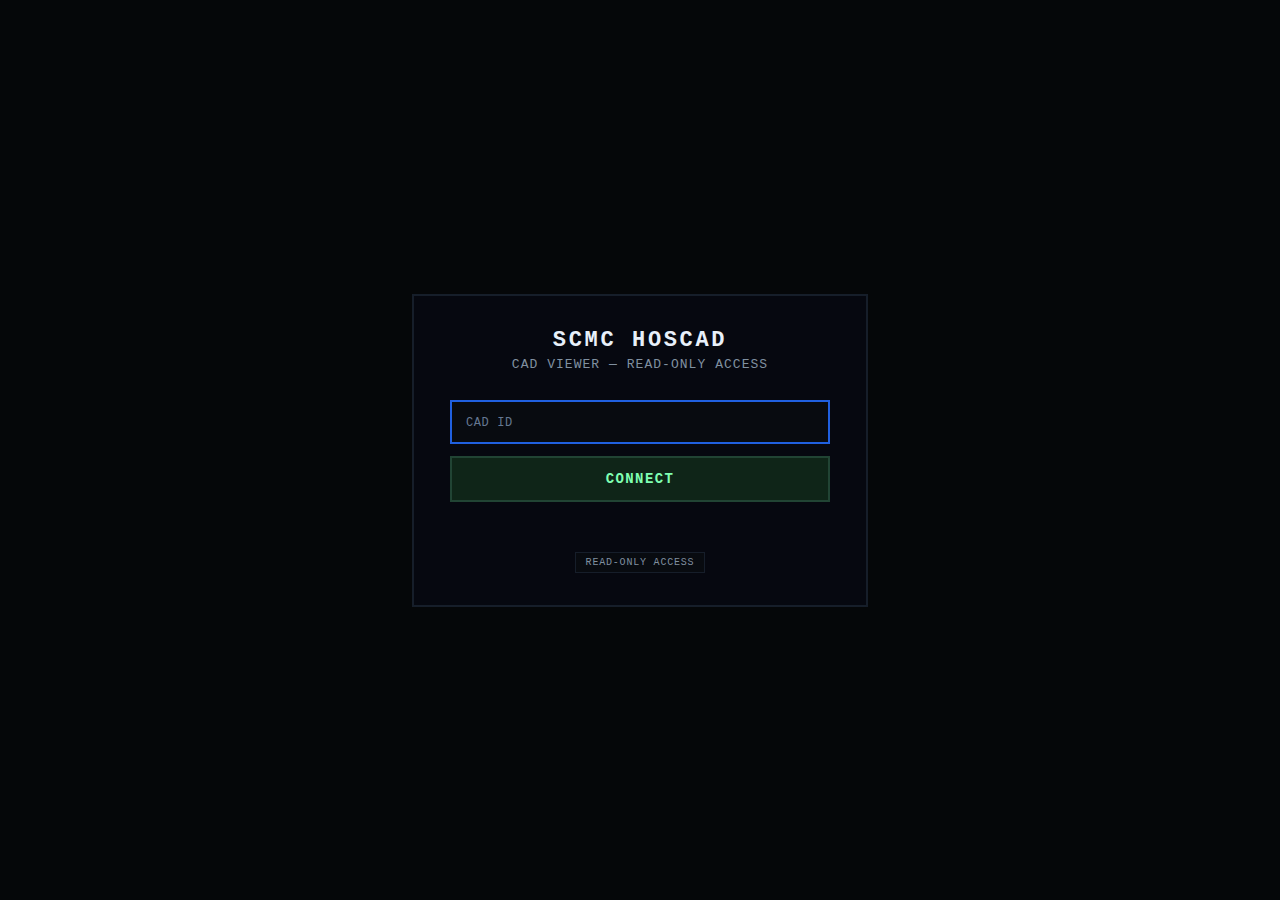
<file: viewer/index.html>
<!DOCTYPE html>
<html lang="en">
<head>
  <meta charset="UTF-8" />
  <meta name="viewport" content="width=device-width, initial-scale=1" />
  <meta name="robots" content="noindex, nofollow" />
  <meta name="theme-color" content="#070a0f" />
  <title>SCMC HOSCAD — CAD VIEWER</title>
  <link rel="icon" type="image/x-icon" href="../icons/favicon.ico?v=3" />
  <link rel="stylesheet" href="../styles.css" />
  <style>
    /* ── Viewer-specific overrides and additions ──────────────── */

    /* Full-screen layout with footer pinned */
    html, body {
      height: 100%;
      overflow: hidden;
    }
    #viewerWrap {
      display: flex;
      flex-direction: column;
      height: 100%;
    }
    #viewerHeader {
      flex-shrink: 0;
    }
    #viewerContent {
      flex: 1;
      display: flex;
      gap: 0;
      overflow: hidden;
      padding: 10px;
      padding-bottom: 0;
      gap: 10px;
    }
    #viewerFooter {
      flex-shrink: 0;
      background: rgba(7,10,15,.98);
      border-top: 2px solid var(--line);
      padding: 6px 14px;
      font-size: 12px;
      color: var(--text);
      display: flex;
      align-items: center;
      gap: 12px;
      letter-spacing: .06em;
    }
    #viewerFooter .footer-sep { color: var(--line); }

    /* ── Board pane (full width — incident queue moved to popout) */
    #boardPane {
      flex: 1;
      display: flex;
      flex-direction: column;
      min-width: 0;
      overflow: hidden;
      background: var(--panel2);
      border: 2px solid var(--line);
    }
    #boardPaneHeader {
      padding: 8px 12px;
      font-weight: 900;
      font-size: 13px;
      color: var(--hi);
      border-bottom: 2px solid var(--line);
      flex-shrink: 0;
    }
    #boardPaneScroll {
      overflow: auto;
      flex: 1;
    }

    /* #incPane removed — incident queue now lives in popout-inc/ */

    /* ── Viewer incident card (right panel) ───────────────────── */
    .viewer-inc-card {
      background: var(--panel);
      border: 2px solid var(--line);
      padding: 8px 10px;
      margin-bottom: 6px;
    }
    .viewer-inc-card.inc-urgent { border-color: var(--red); }
    .viewer-inc-card.inc-mutual-aid { background: rgba(160,80,0,.07); }
    .viewer-inc-header {
      display: flex;
      justify-content: space-between;
      align-items: center;
      margin-bottom: 4px;
    }
    .viewer-inc-id {
      font-weight: 900;
      color: var(--yellow);
      font-size: 14px;
    }
    .viewer-inc-dest {
      font-weight: 900;
      color: var(--hi);
      font-size: 13px;
      margin-bottom: 3px;
    }
    .viewer-inc-type {
      font-size: 11px;
      margin-bottom: 3px;
    }
    .viewer-inc-note {
      font-size: 11px;
      color: var(--text);
      line-height: 1.3;
      margin-bottom: 3px;
      word-break: break-word;
    }
    .viewer-inc-meta {
      font-size: 10px;
      color: var(--muted);
      display: flex;
      gap: 8px;
      flex-wrap: wrap;
    }

    /* ── Diversion bar ──────────────────────────────────────────*/
    #diversionBar {
      display: none;
      margin: 0 10px 0 10px;
      padding: 7px 12px;
      background: rgba(192,57,43,.15);
      border: 2px solid #c0392b;
      color: #ff6b6b;
      font-weight: 900;
      font-size: 12px;
      letter-spacing: .06em;
    }

    /* ── Alert/note banner below header ──────────────────────── */
    .viewer-alert-bar {
      margin: 6px 10px 0 10px;
      padding: 8px 12px;
      background: rgba(255,107,107,.12);
      border: 2px solid #5b2727;
      color: #ffb0b0;
      font-weight: 900;
      font-size: 12px;
    }
    .viewer-note-bar {
      margin: 6px 10px 0 10px;
      padding: 8px 12px;
      background: rgba(255,214,107,.10);
      border: 2px solid #6a5220;
      color: var(--yellow);
      font-weight: 900;
      font-size: 12px;
    }

    /* ── Overlays ────────────────────────────────────────────── */
    .viewer-overlay {
      position: fixed;
      inset: 0;
      display: none;
      align-items: center;
      justify-content: center;
      z-index: 200;
    }
    .viewer-overlay.active { display: flex; }

    /* Signal lost — amber, semi-transparent */
    #signalOverlay {
      background: rgba(0,0,0,.6);
      pointer-events: none;
    }
    #signalOverlay .overlay-box {
      background: #2a1e00;
      border: 2px solid #6a5220;
      color: var(--yellow);
      padding: 18px 28px;
      font-size: 14px;
      font-weight: 900;
      letter-spacing: .08em;
      text-align: center;
    }
    #signalOverlay .overlay-box .overlay-sub {
      font-size: 11px;
      color: var(--muted);
      margin-top: 6px;
      font-weight: 400;
    }

    /* Session expired — red, blocks interaction */
    #expiredOverlay {
      background: rgba(0,0,0,.82);
    }
    #expiredOverlay .overlay-box {
      background: #2a0f0f;
      border: 2px solid #6a2020;
      color: #ff6b6b;
      padding: 24px 36px;
      font-size: 14px;
      font-weight: 900;
      letter-spacing: .08em;
      text-align: center;
    }
    #expiredOverlay .overlay-box .overlay-sub {
      font-size: 12px;
      color: var(--muted);
      margin-top: 8px;
      font-weight: 400;
    }
    #expiredOverlay .overlay-box button {
      margin-top: 16px;
      padding: 10px 24px;
      background: #2a0f0f;
      border: 2px solid #6a2020;
      color: #ff6b6b;
      font-size: 13px;
      font-weight: 900;
      cursor: pointer;
      font-family: inherit;
      text-transform: uppercase;
      letter-spacing: .06em;
    }
    #expiredOverlay .overlay-box button:hover { filter: brightness(1.15); }

    /* ── Password screen ─────────────────────────────────────── */
    #passwordScreen {
      display: none;
      position: fixed;
      inset: 0;
      background: var(--bg);
      align-items: center;
      justify-content: center;
      z-index: 100;
    }
    #passwordScreen.active { display: flex; }
    .pw-card {
      background: var(--panel2);
      border: 2px solid var(--line);
      padding: 32px 36px;
      width: min(380px, 90vw);
      text-align: center;
    }
    .pw-title {
      font-size: 22px;
      font-weight: 900;
      color: var(--hi);
      letter-spacing: .12em;
      margin-bottom: 4px;
    }
    .pw-subtitle {
      font-size: 13px;
      color: var(--muted);
      margin-bottom: 28px;
      letter-spacing: .08em;
    }
    .pw-card input[type="password"],
    .pw-card input[type="text"] {
      width: 100%;
      box-sizing: border-box;
      padding: 12px 14px;
      font-size: 14px;
      background: var(--panel);
      border: 2px solid var(--line);
      color: var(--text);
      font-family: inherit;
      text-transform: none;
      letter-spacing: .1em;
      margin-bottom: 12px;
      outline: none;
    }
    .pw-card input[type="password"]:focus,
    .pw-card input[type="text"]:focus { border-color: var(--blue); }
    .pw-card input[type="password"]::placeholder,
    .pw-card input[type="text"]::placeholder {
      text-transform: uppercase;
      letter-spacing: .05em;
      font-size: 12px;
      color: #657892;
    }
    .pw-btn {
      width: 100%;
      padding: 13px;
      background: #0f2518;
      border: 2px solid #214434;
      color: #7fffb2;
      font-size: 14px;
      font-weight: 900;
      cursor: pointer;
      font-family: inherit;
      text-transform: uppercase;
      letter-spacing: .1em;
    }
    .pw-btn:hover { filter: brightness(1.1); }
    .pw-btn:disabled { opacity: .4; cursor: default; filter: none; }
    .pw-err {
      margin-top: 12px;
      min-height: 18px;
      color: var(--red);
      font-size: 12px;
      font-weight: 700;
    }
    .pw-readonly-tag {
      display: inline-block;
      margin-top: 20px;
      padding: 4px 10px;
      background: var(--panel);
      border: 1px solid var(--line);
      color: var(--muted);
      font-size: 10px;
      letter-spacing: .08em;
    }

    /* ── Summary bar ──────────────────────────────────────────── */
    #viewerSummary {
      display: flex;
      align-items: center;
      gap: 0;
      padding: 5px 14px;
      background: rgba(7,10,15,.95);
      border-bottom: 1px solid var(--line);
      flex-wrap: wrap;
      flex-shrink: 0;
    }
    .viewer-sum-item {
      padding: 4px 12px;
      font-size: 13px;
      font-weight: 700;
      border-right: 1px solid var(--line);
    }
    .viewer-sum-item:last-child { border-right: none; }

    /* Board table — read-only (no cursor:pointer on rows) */
    .viewer-board-table tbody tr { cursor: default !important; }
    .viewer-board-table tbody tr:hover { background: rgba(255,255,255,.02) !important; }

    /* Wall display font scale — optimized for TV viewing at 10ft */
    .viewer-board-table { font-size: 14px !important; }
    .viewer-board-table tbody tr { height: 32px !important; }
    .viewer-board-table .unit { font-size: 15px !important; }
    .viewer-board-table .statusCode { font-size: 16px !important; }
    .viewer-board-table .destBig,
    .viewer-board-table .noteBig { font-size: 13px !important; }

    /* Countdown bar */
    #countdownBar {
      height: 2px;
      background: var(--line);
      position: relative;
      overflow: hidden;
      flex-shrink: 0;
    }
    #countdownFill {
      height: 100%;
      background: var(--blue);
      opacity: .5;
      transition: width 1s linear;
    }

    @media (max-width: 820px) {
      #viewerContent { flex-direction: column; }
    }

    /* Night mode (body.night kept for backwards compat; data-theme="night" is primary) */
    body.night, [data-theme="night"] { --bg:#000000; --panel:#03050a; --text:#8e9aaa; --line:rgba(255,255,255,.05); }
    body.night #viewerHeader, [data-theme="night"] #viewerHeader,
    body.night #viewerSummary, [data-theme="night"] #viewerSummary { background:rgba(0,0,0,.98); }

    /* Night / ShowAll controls */
    .viewer-ctrl-btn {
      padding:2px 9px; font-size:10px; font-weight:700; font-family:inherit;
      letter-spacing:.05em; border:1px solid var(--border); border-radius:2px;
      background:transparent; color:var(--muted); cursor:pointer;
    }
    .viewer-ctrl-btn.active { background:rgba(91,163,230,.15); border-color:rgba(91,163,230,.4); color:#4fa3e0; }

    /* ── Map pane (toggleable below board) ──────────────── */
    #mapPane {
      flex-shrink: 0;
      height: 0;
      overflow: hidden;
      transition: height .25s ease;
      position: relative;
      isolation: isolate;   /* contain Leaflet z-index within this pane */
    }
    #viewerWrap.map-open #mapPane {
      height: 320px;
      border-top: 2px solid var(--line);
    }
    #mapContainer { width: 100%; height: 100%; background: #0d1a0d; position: relative; }
    /* Leaflet layer z-index — kept low so they stay inside isolation context */
    .leaflet-pane { z-index: 10 !important; }
    .leaflet-top, .leaflet-bottom, .leaflet-control { z-index: 20 !important; }
    /* Unit label overlays on map */
    .v-map-label {
      background: rgba(0,0,0,.9);
      border: 1px solid rgba(255,255,255,.5);
      color: #ffffff;
      font-size: 11px;
      font-weight: 900;
      font-family: inherit;
      padding: 2px 5px;
      white-space: nowrap;
      transform: translate(-50%, -150%);
      position: relative;
      pointer-events: none;
      text-shadow: 0 0 4px #000, 0 1px 2px #000;
      letter-spacing: .04em;
    }

    /* Active calls section */
    #activeCallsSection { border-bottom:1px solid var(--line); }
    #activeCallsHeader {
      padding:5px 10px; font-size:11px; font-weight:700; letter-spacing:.06em;
      color:var(--muted); background:rgba(0,0,0,.2); display:flex; align-items:center; gap:6px;
    }
    .viewer-active-card {
      padding:7px 10px; border-bottom:1px solid var(--line); font-size:11px;
    }
    .viewer-active-header { display:flex; justify-content:space-between; align-items:center; margin-bottom:3px; }
    .viewer-active-id { font-weight:900; color:var(--hi); font-size:14px; }
    .viewer-active-timing { display:flex; gap:10px; flex-wrap:wrap; margin-top:3px; }
    .viewer-active-timing span { font-size:11px; color:var(--muted); }
    .viewer-active-timing strong { color:var(--text); }

    /* Priority badge colors */
    .priority-PRI-1 { color: #f04040; font-weight: 900; }
    .priority-PRI-2 { color: #e07000; font-weight: 900; }
    .priority-PRI-3 { color: #e0b830; }
    .priority-PRI-4 { color: #30d080; }

    /* Zoom controls — hover to discover */
    .viewer-zoom-bar { display:flex; align-items:center; gap:4px; margin-left:8px; opacity:0.4; transition:opacity 0.15s; }
    .viewer-zoom-bar:hover { opacity:1; }
    .viewer-zoom-bar.zoom-active { opacity:0.85; }
    .viewer-zoom-btn { background:transparent; border:1px solid var(--line); color:var(--muted); font-size:14px; font-weight:900; width:26px; height:26px; cursor:pointer; font-family:inherit; line-height:1; }
    .viewer-zoom-btn:hover { color:var(--hi); border-color:var(--hi); }
    .viewer-zoom-label { font-size:10px; color:var(--muted); min-width:32px; text-align:center; }
  </style>
</head>
<body>

<!-- ============================================================
     PASSWORD SCREEN
     ============================================================ -->
<div id="passwordScreen" class="active">
  <div class="pw-card">
    <div id="pwLogo" style="text-align:center;margin-bottom:8px;display:none;"></div>
    <div class="pw-title">SCMC HOSCAD</div>
    <div class="pw-subtitle">CAD VIEWER — READ-ONLY ACCESS</div>
    <input type="text" id="pwInput" placeholder="CAD ID" inputmode="numeric" autocomplete="off" maxlength="10" />
    <button class="pw-btn" id="pwBtn" onclick="doPasswordLogin()">CONNECT</button>
    <div class="pw-err" id="pwErr"></div>
    <div class="pw-readonly-tag">READ-ONLY ACCESS</div>
  </div>
</div>

<!-- ============================================================
     MAIN VIEWER (hidden until authenticated)
     ============================================================ -->
<div id="viewerWrap" style="display:none;">

  <!-- HEADER -->
  <header id="viewerHeader">
    <div class="topbar">
      <div class="brand">SCMC HOSCAD</div>
      <div class="pill" style="color:var(--muted);font-size:11px;letter-spacing:.06em;">TRANSPORTATION COORDINATION</div>
      <div id="livePill" class="pill">CONNECTING...</div>
      <div class="row right">
        <div id="clockPill" class="pill clock-pill">--:--</div>
        <button class="viewer-ctrl-btn" id="btnViewerNight" onclick="cycleViewerTheme()" title="CYCLE THEME: DARK → NIGHT → LIGHT">DARK</button>
        <button class="viewer-ctrl-btn" id="btnViewerIncQ" onclick="toggleViewerIncQ()" title="TOGGLE INCIDENT QUEUE">INC Q</button>
        <button class="viewer-ctrl-btn" id="btnViewerMap" onclick="toggleViewerMap()" title="TOGGLE MAP">MAP</button>
      </div>
    </div>

    <!-- Status summary bar -->
    <div id="viewerSummary">
      <span class="viewer-sum-item sum-av">AV: <strong id="sumAV">-</strong></span>
      <span class="viewer-sum-item sum-d">D: <strong id="sumD">-</strong></span>
      <span class="viewer-sum-item sum-de">DE: <strong id="sumDE">-</strong></span>
      <span class="viewer-sum-item sum-os">OS: <strong id="sumOS">-</strong></span>
      <span class="viewer-sum-item sum-t">T: <strong id="sumT">-</strong></span>
      <span class="viewer-sum-item sum-oos">OOS: <strong id="sumOOS">-</strong></span>
      <span class="viewer-sum-item sum-total">TOTAL: <strong id="sumTotal">-</strong></span>
    </div>

    <!-- Countdown progress bar -->
    <div id="countdownBar"><div id="countdownFill" style="width:100%;"></div></div>

    <!-- Alert banner -->
    <div id="alertBar" class="viewer-alert-bar" style="display:none;"></div>
    <!-- Note banner -->
    <div id="noteBar" class="viewer-note-bar" style="display:none;"></div>
    <!-- Diversion bar -->
    <div id="diversionBar">DIVERSION ACTIVE: <span id="diversionList"></span></div>
  </header>

  <!-- CONTENT: Board + Incident Queue -->
  <div id="viewerContent">

    <!-- LEFT: Unit status board -->
    <div id="boardPane">
      <div id="boardPaneHeader" style="display:flex;align-items:center;">
        RESOURCE BOARD <span id="boardCount" class="muted" style="font-size:11px;margin-left:4px;"></span>
        <div class="viewer-zoom-bar">
          <button class="viewer-zoom-btn" onclick="viewerZoom(-10)" title="ZOOM OUT">-</button>
          <span class="viewer-zoom-label" id="viewerZoomLabel">100%</span>
          <button class="viewer-zoom-btn" onclick="viewerZoom(10)" title="ZOOM IN">+</button>
        </div>
        <label style="margin-left:auto;display:flex;align-items:center;gap:4px;font-size:10px;font-weight:400;color:var(--muted);cursor:pointer;">
          <input type="checkbox" id="showInactiveCheck" onchange="renderBoard()" style="width:13px;height:13px;vertical-align:middle;" />
          SHOW ALL
        </label>
      </div>
      <div id="boardPaneScroll">
        <table class="board-table viewer-board-table" id="boardTable">
          <thead>
            <tr>
              <th class="col-unit">UNIT<div class="col-resize-handle"></div></th>
              <th class="col-status">STATUS<div class="col-resize-handle"></div></th>
              <th class="col-elapsed">ELAPSED<div class="col-resize-handle"></div></th>
              <th class="col-dest">LOCATION<div class="col-resize-handle"></div></th>
              <th class="col-note">NOTES</th>
              <th class="col-inc">INC#<div class="col-resize-handle"></div></th>
              <th class="col-updated">UPDATED<div class="col-resize-handle"></div></th>
            </tr>
          </thead>
          <tbody id="boardBody">
            <tr><td colspan="7" class="muted" style="padding:20px;text-align:center;">CONNECTING...</td></tr>
          </tbody>
        </table>
      </div>
      <!-- Active calls section (rendered by renderActiveIncidents) -->
      <div id="activeCallsSection" style="display:none;">
        <div id="activeCallsHeader">ACTIVE CALLS <span id="activeCallsCount"></span></div>
        <div id="activeCallsBody"></div>
      </div>
    </div>

  </div><!-- /viewerContent -->

  <!-- MAP PANE (collapsed by default, toggled by MAP button) -->
  <div id="mapPane">
    <div id="mapContainer"></div>
  </div>

  <!-- FOOTER -->
  <div id="viewerFooter">
    <span>AUTO-REFRESH IN <strong id="footCountdown">15</strong>S</span>
    <span class="footer-sep">&middot;</span>
    <span>LAST UPDATE: <strong id="footLastUpdate">--:--:--</strong></span>
    <span class="footer-sep">&middot;</span>
    <span style="color:var(--muted);">READ-ONLY VIEWER</span>
  </div>

</div><!-- /viewerWrap -->
<div id="globalTip"></div>

<!-- ============================================================
     OVERLAYS
     ============================================================ -->

<!-- Signal lost overlay (amber, semi-transparent) -->
<div id="signalOverlay" class="viewer-overlay">
  <div class="overlay-box">
    SIGNAL LOST &mdash; RECONNECTING...
    <div class="overlay-sub">LAST SUCCESSFUL POLL: <span id="signalLostTime">--:--:--</span></div>
  </div>
</div>

<!-- Unit Detail Popup (read-only, click-to-expand) -->
<div id="unitDetailPop" style="display:none;position:fixed;inset:0;z-index:9000;background:rgba(0,0,0,.6);align-items:center;justify-content:center;" onclick="if(event.target===this)hideUnitDetail()">
  <div style="background:var(--panel);border:1px solid var(--border);padding:16px 20px;min-width:280px;max-width:400px;width:90%;box-shadow:0 8px 32px rgba(0,0,0,.5);">
    <div style="display:flex;justify-content:space-between;align-items:center;margin-bottom:12px;border-bottom:1px solid var(--border);padding-bottom:8px;">
      <span style="font-size:11px;font-weight:700;letter-spacing:.08em;color:var(--muted);">UNIT DETAIL</span>
      <button onclick="hideUnitDetail()" style="background:none;border:none;color:var(--muted);font-size:18px;cursor:pointer;padding:0;line-height:1;">&times;</button>
    </div>
    <div id="udpBody"></div>
    <div style="margin-top:12px;font-size:10px;color:var(--muted);text-align:center;letter-spacing:.04em;">READ-ONLY VIEW</div>
  </div>
</div>

<!-- Session expired overlay (red, full block) -->
<div id="expiredOverlay" class="viewer-overlay">
  <div class="overlay-box">
    SESSION EXPIRED
    <div class="overlay-sub">YOUR VIEWER SESSION HAS ENDED.</div>
    <button onclick="window.location.reload()">REFRESH TO RECONNECT</button>
  </div>
</div>

<!-- ============================================================
     SCRIPTS
     ============================================================ -->
<script src="../api.js"></script>
<script>
'use strict';

// ============================================================
// SECTION: Constants & State
// ============================================================
const POLL_INTERVAL = 15;        // seconds between polls
const STALE_THRESHOLD = 45;      // seconds before "signal lost" overlay
const RELAY_WAIT = 2000;         // ms to wait for postMessage relay token

let _token = null;               // active auth token
let _loginFailCount = 0;         // failed viewer login attempts (brute-force protection)
let _loginLockUntil = 0;         // timestamp (ms) until login is unlocked
let _state = null;               // last received state object
let _lastPollOk = null;          // Date of last successful poll
let _polling = false;            // prevents overlapping polls
let _expired = false;            // session expired flag
let _countdown = POLL_INTERVAL;  // seconds until next poll
let _pollTimer = null;           // setInterval handle for poll
let _tickTimer = null;           // setInterval handle for 1s tick
let _viewerZoom = 100;           // board zoom level (percent)
let _incQVisible = false;        // incident queue toggle state (off by default)

// ============================================================
// SECTION: Utilities
// ============================================================

/** HTML-escape a value */
function esc(s) {
  return String(s ?? '').replaceAll('&', '&amp;').replaceAll('<', '&lt;').replaceAll('>', '&gt;').replaceAll('"', '&quot;').replaceAll("'", '&#039;');
}

/** Format an ISO timestamp as HH:MM:SS (24-hour) */
function fmtTime24(iso) {
  if (!iso) return '\u2014';
  const d = new Date(iso);
  if (!isFinite(d.getTime())) return '\u2014';
  return d.toLocaleTimeString([], { hour: '2-digit', minute: '2-digit', second: '2-digit', hour12: false });
}

/** Format an ISO timestamp as HH:MM (24-hour, no seconds) — for the clock */
function fmtClock(d) {
  return d.toLocaleTimeString([], { hour: '2-digit', minute: '2-digit', hour12: false });
}

/** Minutes since an ISO timestamp; null if invalid */
function minutesSince(iso) {
  if (!iso) return null;
  const t = new Date(iso).getTime();
  if (!isFinite(t)) return null;
  return (Date.now() - t) / 60000;
}

/**
 * Format elapsed minutes as a short human string.
 * e.g. 3 -> "3M", 90 -> "1H30M"
 */
function formatElapsed(minutes) {
  if (minutes == null) return '\u2014';
  const m = Math.floor(minutes);
  if (m >= 60) {
    const hrs = Math.floor(m / 60);
    const mins = m % 60;
    return hrs + 'H' + (mins > 0 ? String(mins).padStart(2, '0') + 'M' : '');
  }
  return m + 'M';
}

/** Status sort rank (lower = more active/urgent) */
const STATUS_RANK = { D: 1, DE: 2, OS: 3, T: 4, AV: 5, OOS: 6 };
function statusRank(code) {
  return STATUS_RANK[String(code || '').toUpperCase()] ?? 99;
}

/** Derive CSS class for incident type string */
function getIncidentTypeClass(type) {
  const t = String(type || '').toUpperCase().trim();
  const priMatch = t.match(/PRI-?(\d)$/);
  if (priMatch) {
    const n = priMatch[1];
    if (n === '1') return 'inc-type-delta';
    if (n === '2') return 'inc-type-charlie';
    if (n === '3') return 'inc-type-bravo';
    if (n === '4') return 'inc-type-alpha';
  }
  const det = t.split('-').pop();
  if (det === 'DELTA')   return 'inc-type-delta';
  if (det === 'CHARLIE') return 'inc-type-charlie';
  if (det === 'BRAVO')   return 'inc-type-bravo';
  if (det === 'ALPHA')   return 'inc-type-alpha';
  if (t.startsWith('CCT'))         return 'inc-type-delta';
  if (t.startsWith('IFT-ALS'))     return 'inc-type-charlie';
  if (t.startsWith('IFT'))         return 'inc-type-bravo';
  if (t.startsWith('DISCHARGE') || t.includes('STRETCHER') || t.includes('WHEELCHAIR')) return 'inc-type-alpha';
  if (t.startsWith('DIALYSIS'))    return 'inc-type-alpha';
  if (t) return 'inc-type-other';
  return '';
}

/** Group border colors keyed by type class */
const INC_GROUP_BORDER = {
  'inc-type-delta':   '#ff4444',
  'inc-type-charlie': '#ff6600',
  'inc-type-bravo':   '#ffd700',
  'inc-type-alpha':   '#4fa3e0',
  'inc-type-other':   '#6a7a8a',
};

/** Resolve a destination code to a display name using state.destinations */
function resolveDestName(code) {
  if (!code || !_state) return code || '';
  const v = String(code).trim().toUpperCase();
  const dest = (_state.destinations || []).find(d => d.code === v);
  if (dest && dest.name) return dest.name;
  return v;
}

/** Viewer board zoom — transform: scale() approach */
function viewerZoom(delta) {
  _viewerZoom = Math.max(50, Math.min(200, _viewerZoom + delta));
  applyViewerZoom();
}
function applyViewerZoom() {
  const table = document.getElementById('boardTable');
  if (!table) return;
  const s = _viewerZoom / 100;
  table.style.transform = s !== 1 ? 'scale(' + s + ')' : '';
  table.style.transformOrigin = 'top left';
  table.style.width = s !== 1 ? (10000 / _viewerZoom) + '%' : '';
  const label = document.getElementById('viewerZoomLabel');
  if (label) label.textContent = _viewerZoom + '%';
  const zbar = document.querySelector('.viewer-zoom-bar');
  if (zbar) zbar.classList.toggle('zoom-active', _viewerZoom !== 100);
  try { localStorage.setItem('hoscad_viewer_zoom', String(_viewerZoom)); } catch(e) {}
}
function loadViewerZoom() {
  try {
    const saved = localStorage.getItem('hoscad_viewer_zoom');
    if (saved) _viewerZoom = Math.max(50, Math.min(200, parseInt(saved, 10) || 100));
  } catch(e) {}
  applyViewerZoom();
}

/** Parse [HOLD:HH:MM] tag from incident note. Returns {time, isDue} or null. */
function parseHoldTag(note) {
  const m = (note || '').match(/\[HOLD:(\d{1,2}:\d{2})\]/i);
  if (!m) return null;
  const parts = m[1].split(':');
  const hh = parseInt(parts[0], 10), mm = parseInt(parts[1], 10);
  const now = new Date();
  const holdDate = new Date(now.getFullYear(), now.getMonth(), now.getDate(), hh, mm, 0, 0);
  return { time: m[1], isDue: now >= holdDate };
}

/** Parse bracket/paren note: "SCMC [BED 4]" → { base, note } */
function _parseBracketNote(val) {
  if (!val) return { base: '', note: '' };
  let idx = val.indexOf('[');
  let close = ']';
  if (idx < 0) { idx = val.lastIndexOf('('); close = ')'; }
  if (idx < 0) return { base: val, note: '' };
  const base = val.substring(0, idx).trim();
  let note = val.substring(idx + 1).trim();
  if (note.endsWith(close)) note = note.substring(0, note.length - 1).trim();
  return { base: base || val, note };
}

function _noteBadge(note) {
  return note ? ' ' + esc(note) : '';
}

/** Format destination HTML for the board (name + [DIV] badge + bracket note if any) */
function formatDestHtml(code) {
  if (!code) return '<span class="muted">\u2014</span>';
  const v = String(code).trim().toUpperCase();
  const { base, note } = _parseBracketNote(v);
  const lookupKey = base || v;
  const destObj = _state ? (_state.destinations || []).find(d => d.code === lookupKey) : null;
  const divBadge = destObj && destObj.diverted ? ' <span class="div-badge">DIV</span>' : '';
  const nBadge = _noteBadge(note);
  const name = destObj && destObj.name ? destObj.name : lookupKey;
  return '<span class="destBig">' + esc(name) + '</span>' + nBadge + divBadge;
}

/** Format contextual LOCATION for a unit — scene addr for D/DE/OS, transport dest for T/AT/TH */
function formatLocationHtml(unit) {
  const st = String(unit.status || '').toUpperCase();
  if (['D', 'DE', 'OS'].includes(st) && unit.incident && _state) {
    const inc = (_state.incidents || []).find(i => i.incident_id === unit.incident);
    if (inc && inc.scene_address) {
      const raw = String(inc.scene_address).trim().toUpperCase();
      const { base, note } = _parseBracketNote(raw);
      // No JS truncation — let CSS text-overflow:ellipsis clip to column width,
      // which expands correctly when the user resizes the column.
      return '<span class="destBig" title="' + esc(raw) + '">' + esc(base) + '</span>' + _noteBadge(note);
    }
  }
  if (['T', 'AT', 'TH'].includes(st) && unit.destination) return formatDestHtml(unit.destination);
  if (unit.destination) return formatDestHtml(unit.destination);
  // When assigned to an incident, always prefer incident scene/destination over GPS tag
  if (unit.incident && _state) {
    const inc = (_state.incidents || []).find(i => i.incident_id === unit.incident);
    if (inc) {
      if (inc.scene_address) {
        const raw = String(inc.scene_address).trim().toUpperCase();
        const { base, note } = _parseBracketNote(raw);
        return '<span class="destBig" title="' + esc(raw) + '">' + esc(base) + '</span>' + _noteBadge(note);
      }
      if (inc.destination) return formatDestHtml(inc.destination);
    }
  }
  // [LOC:] GPS tag — only shown when unit is NOT assigned to an active incident
  const locTag = (unit.note || '').match(/\[LOC:([^\]]+)\]/);
  if (locTag && !unit.incident) {
    const raw = locTag[1].trim().toUpperCase();
    const { base, note } = _parseBracketNote(raw);
    return '<span class="destBig" title="' + esc(raw) + '">' + esc(base) + '</span>' + _noteBadge(note);
  }
  return '<span class="muted">\u2014</span>';
}

// ============================================================
// SECTION: Clock
// ============================================================
// SECTION: Theme (dark / night / light)
// ============================================================
const _VIEWER_THEME_CYCLE = ['dark', 'night', 'light'];

function _applyViewerTheme(theme) {
  document.body.setAttribute('data-theme', theme);
  // Legacy class for night mode CSS compat
  document.body.classList.toggle('night', theme === 'night');
  const btn = document.getElementById('btnViewerNight');
  if (btn) {
    btn.textContent = theme.toUpperCase();
    btn.classList.toggle('active', theme !== 'dark');
  }
}

function cycleViewerTheme() {
  const current = document.body.getAttribute('data-theme') || 'dark';
  const idx = _VIEWER_THEME_CYCLE.indexOf(current);
  const next = _VIEWER_THEME_CYCLE[(idx + 1) % _VIEWER_THEME_CYCLE.length];
  _applyViewerTheme(next);
  try { localStorage.setItem('hoscad_viewer_theme', next); } catch(e) {}
}

// Keep old name for any stale onclick references
function toggleNightMode() { cycleViewerTheme(); }

function loadNightMode() {
  try {
    const saved = localStorage.getItem('hoscad_viewer_theme');
    // Migrate legacy hoscad_viewer_night boolean
    if (!saved && localStorage.getItem('hoscad_viewer_night') === '1') {
      _applyViewerTheme('night');
    } else if (saved && _VIEWER_THEME_CYCLE.includes(saved)) {
      _applyViewerTheme(saved);
    } else {
      _applyViewerTheme('dark');
    }
  } catch(e) { _applyViewerTheme('dark'); }
}

// ============================================================
function tickClock() {
  const now = new Date();
  const el = document.getElementById('clockPill');
  if (el) el.textContent = fmtClock(now);
}

// ============================================================
// SECTION: Authentication
// ============================================================

/**
 * Attempt to login with the shared viewer password.
 * Calls API.call('viewerLogin', password).
 * On success, stores token in sessionStorage and starts the board.
 */
async function doPasswordLogin() {
  const input = document.getElementById('pwInput');
  const btn   = document.getElementById('pwBtn');
  const errEl = document.getElementById('pwErr');
  const cadId = input ? input.value.trim() : '';

  // Brute-force lockout check
  const now = Date.now();
  if (_loginLockUntil > now) {
    const mins = Math.ceil((_loginLockUntil - now) / 60000);
    errEl.textContent = 'TOO MANY FAILED ATTEMPTS — TRY AGAIN IN ' + mins + ' MINUTE' + (mins === 1 ? '' : 'S') + '.';
    return;
  }

  if (!cadId) {
    errEl.textContent = 'ENTER CAD ID.';
    return;
  }

  errEl.textContent = '';
  btn.disabled = true;
  btn.textContent = 'CONNECTING...';

  try {
    const res = await API.viewerLogin(cadId);
    if (res && res.ok && res.token) {
      _loginFailCount = 0;
      _loginLockUntil = 0;
      sessionStorage.setItem('viewer_token', res.token);
      _token = res.token;
      startBoard();
    } else {
      _loginFailCount++;
      if (_loginFailCount >= 10) {
        _loginLockUntil = Date.now() + 15 * 60 * 1000;
        _loginFailCount = 0;
        errEl.textContent = 'TOO MANY FAILED ATTEMPTS — LOCKED FOR 15 MINUTES.';
      } else {
        errEl.textContent = ((res && res.error) ? res.error : 'CAD ID NOT RECOGNIZED.') +
          ' (' + _loginFailCount + '/10)';
      }
      btn.disabled = false;
      btn.textContent = 'CONNECT';
    }
  } catch (e) {
    errEl.textContent = 'NETWORK ERROR — CHECK CONNECTION.';
    btn.disabled = false;
    btn.textContent = 'CONNECT';
  }
}

/** Check sessionStorage for an existing viewer token */
function tryStoredToken() {
  const t = sessionStorage.getItem('viewer_token');
  if (t) {
    _token = t;
    return true;
  }
  return false;
}

/** Accept a relay token from window.opener via postMessage */
function setupRelayListener(resolve) {
  function handler(e) {
    // Only accept from same origin
    if (e.origin !== window.location.origin) return;
    const d = e.data;
    if (d && d.type === 'HOSCAD_RELAY_TOKEN' && d.token) {
      window.removeEventListener('message', handler);
      resolve(d.token);
    }
  }
  window.addEventListener('message', handler);
}

// ============================================================
// SECTION: Board Bootstrap
// ============================================================

/** Show the main board, hide the password screen, start polling */
function startBoard() {
  document.getElementById('passwordScreen').classList.remove('active');
  document.getElementById('viewerWrap').style.display = 'flex';
  loadNightMode();
  loadViewerZoom();

  // Load tenant branding (logo, display name, accent color)
  loadViewerBranding();

  // Immediately poll, then set up interval
  doPoll();

  // 1-second tick: clock + countdown + stale check
  _tickTimer = setInterval(onTick, 1000);
}

/** Apply cached branding to login screen (before auth) */
function loadCachedViewerBranding() {
  try {
    const cached = JSON.parse(localStorage.getItem('hoscad_viewer_branding') || 'null');
    if (!cached) return;
    // Login screen logo
    if (cached.logoUrl) {
      const pwLogo = document.getElementById('pwLogo');
      if (pwLogo && !pwLogo.querySelector('img')) {
        const img = document.createElement('img');
        img.src = cached.logoUrl;
        img.alt = cached.displayName || 'Logo';
        img.className = 'brand-logo';
        img.style.cssText = 'height:32px;width:auto;';
        img.onerror = function() { pwLogo.style.display = 'none'; };
        pwLogo.appendChild(img);
        pwLogo.style.display = 'block';
      }
    }
    // Login screen title
    if (cached.displayName) {
      const pwTitle = document.querySelector('.pw-title');
      if (pwTitle) pwTitle.textContent = cached.displayName;
    }
  } catch(e) {}
}

/** Load tenant branding into the viewer header */
async function loadViewerBranding() {
  try {
    const r = await API.getTenantSettings(_token);
    if (!r || !r.ok) return;
    const s = r.settings || {};
    const t = r.tenant || {};
    // Display name
    const dn = s.display_name || t.displayName;
    const brandEl = document.querySelector('.topbar .brand');
    if (brandEl && dn) brandEl.textContent = dn;
    // Accent color
    const accent = s.accent_color || t.accentColor;
    if (accent && accent !== '#1a73e8' && accent !== '#2563EB') {
      document.documentElement.style.setProperty('--blue', accent);
    }
    // Logo
    const logoUrl = s.logo_url || t.logoUrl;
    if (logoUrl && brandEl && !brandEl.querySelector('.brand-logo')) {
      const img = document.createElement('img');
      img.className = 'brand-logo';
      img.src = logoUrl;
      img.alt = dn || 'Logo';
      img.style.cssText = 'height:20px;width:auto;vertical-align:middle;margin-right:6px;';
      img.onerror = function() { this.style.display = 'none'; };
      brandEl.insertBefore(img, brandEl.firstChild);
    }
    // Cache for next visit (login screen)
    try {
      localStorage.setItem('hoscad_viewer_branding', JSON.stringify({
        displayName: dn || '', logoUrl: logoUrl || '', accentColor: accent || ''
      }));
    } catch(e) {}
  } catch(e) { /* non-critical */ }
}

/** Show the password screen */
function showPasswordScreen() {
  document.getElementById('passwordScreen').classList.add('active');
  document.getElementById('viewerWrap').style.display = 'none';
  const input = document.getElementById('pwInput');
  if (input) setTimeout(() => input.focus(), 100);
}

// ============================================================
// SECTION: Polling
// ============================================================

/** Execute a single poll cycle */
async function doPoll() {
  if (_expired || _polling || !_token) return;
  _polling = true;

  try {
    const res = await API.getState(_token);

    if (!res || !res.ok) {
      // Session expired
      if (res && res.error && /NOT AUTHENTICATED|TOKEN EXPIRED|SESSION EXPIRED|PLEASE LOG IN/i.test(res.error)) {
        handleExpired();
      }
      // Otherwise signal lost — will be shown by tick
    } else {
      _state = res;
      _lastPollOk = new Date();
      _countdown = POLL_INTERVAL;
      updateFooter();
      renderAll();
      setLivePill(true);
      hideSignalOverlay();
    }
  } catch (e) {
    console.error('[Viewer] Poll error:', e);
  } finally {
    _polling = false;
  }
}

/** 1-second tick handler */
function onTick() {
  tickClock();

  if (_expired) return;

  // Countdown
  _countdown = Math.max(0, _countdown - 1);
  const footEl = document.getElementById('footCountdown');
  if (footEl) footEl.textContent = _countdown;

  // Progress bar fill (100% = just polled, 0% = about to poll)
  const fillEl = document.getElementById('countdownFill');
  if (fillEl) fillEl.style.width = ((_countdown / POLL_INTERVAL) * 100) + '%';

  // Trigger poll when countdown hits 0
  if (_countdown <= 0 && !_polling) {
    _countdown = POLL_INTERVAL;
    doPoll();
  }

  // Stale check
  if (_lastPollOk) {
    const secSince = (Date.now() - _lastPollOk.getTime()) / 1000;
    if (secSince > STALE_THRESHOLD) {
      showSignalOverlay();
    }
  }
}

// ============================================================
// SECTION: Live / Signal Overlays
// ============================================================

function setLivePill(ok) {
  const el = document.getElementById('livePill');
  if (!el) return;
  if (ok) {
    el.className = 'pill live';
    el.textContent = 'LIVE';
  } else {
    el.className = 'pill offline';
    el.textContent = 'OFFLINE';
  }
}

function showSignalOverlay() {
  const el = document.getElementById('signalOverlay');
  if (el) el.classList.add('active');
  const tEl = document.getElementById('signalLostTime');
  if (tEl && _lastPollOk) tEl.textContent = fmtTime24(_lastPollOk.toISOString());
  setLivePill(false);
}

function hideSignalOverlay() {
  const el = document.getElementById('signalOverlay');
  if (el) el.classList.remove('active');
}

function handleExpired() {
  _expired = true;
  sessionStorage.removeItem('viewer_token');
  const el = document.getElementById('expiredOverlay');
  if (el) el.classList.add('active');
}

// ============================================================
// SECTION: Footer
// ============================================================
function updateFooter() {
  const el = document.getElementById('footLastUpdate');
  if (el && _lastPollOk) {
    el.textContent = fmtTime24(_lastPollOk.toISOString());
  }
}

// ============================================================
// SECTION: Render — Master
// ============================================================
function renderAll() {
  if (!_state) return;
  renderBanners();
  renderDiversion();
  renderSummaryBar();
  renderBoard();
  renderActiveIncidents();
  renderIncidentQueue();
  renderMap();
}

// ============================================================
// SECTION: Render — Active Incidents (with timing)
// ============================================================
function renderActiveIncidents() {
  if (!_state) return;
  const section  = document.getElementById('activeCallsSection');
  const body     = document.getElementById('activeCallsBody');
  const countEl  = document.getElementById('activeCallsCount');
  if (!section || !body) return;

  const active = (_state.incidents || []).filter(i => i.status === 'ACTIVE');
  if (!active.length || !_incQVisible) { section.style.display = 'none'; return; }
  section.style.display = '';
  if (countEl) countEl.textContent = '(' + active.length + ')';

  // Sort: most recently updated first
  active.sort((a, b) => new Date(b.last_update || b.created_at) - new Date(a.last_update || a.created_at));

  let html = '';
  active.forEach(inc => {
    const shortId  = inc.incident_id.replace(/^\d{2}-/, '');
    const pri      = inc.priority || '';
    const incType  = inc.incident_type || '';
    const typeCl   = getIncidentTypeClass(incType);
    const destName = resolveDestName(inc.destination) || inc.destination || '';
    const linkedUnits = (_state.units || []).filter(u => u.incident === inc.incident_id && u.active);
    const unitsStr = linkedUnits.map(u => esc(u.unit_id)).join(', ');

    const rawNote  = inc.incident_note || '';
    const isMa     = /\[MA\]/i.test(rawNote);
    const cleanNote = rawNote.replace(/\[[^\]]*\]/g,'').replace(/\s{2,}/g,' ').trim();
    const holdInfo = parseHoldTag(rawNote);

    const priBadge = pri ? '<span class="priority-' + esc(pri) + '" style="font-size:10px;font-weight:900;margin-left:4px;">' + esc(pri) + '</span>' : '';
    const maBadge  = isMa ? '<span class="ma-badge" style="margin-left:4px;">MA</span>' : '';
    const ppBadge  = inc.pp_incident_id ? '<span class="pp-rel-badge" title="PulsePoint Link">PP:' + esc(inc.pp_incident_id) + '</span>' : '';
    const relIds   = Array.isArray(inc.related_incidents) ? inc.related_incidents : [];
    const relBadge = relIds.map(rid => '<span class="rel-badge" title="Linked Incident">REL:' + esc(String(rid).replace(/^\d{2}-/, '')) + '</span>').join('');
    const holdBadge = holdInfo
      ? '<span class="hold-badge' + (holdInfo.isDue ? ' hold-badge-due' : '') + '" style="margin-left:4px;font-size:10px;">&#9200; ' + esc(holdInfo.time) + '</span>'
      : '';
    const dispM    = rawNote.match(/\[DISP:([^\]]+)\]/i);
    const dispCode = dispM ? dispM[1].trim().toUpperCase() : (inc.disposition || '').toUpperCase();
    const dispBadge = dispCode ? '<span class="disp-badge">' + esc(dispCode) + '</span>' : '';

    html += '<div class="viewer-active-card">';
    html += '<div class="viewer-active-header">';
    html += '<span class="viewer-active-id">INC' + esc(shortId) + priBadge + holdBadge + dispBadge + maBadge + ppBadge + relBadge + '</span>';
    if (destName) html += '<span style="font-size:11px;color:var(--muted);">' + esc(destName) + '</span>';
    html += '</div>';

    if (incType) html += '<div style="margin-bottom:3px;"><span class="inc-type ' + typeCl + '">' + esc(incType) + '</span></div>';
    if (inc.scene_address) html += '<div style="font-size:10px;color:var(--muted);margin-bottom:3px;">' + esc(inc.scene_address) + '</div>';
    if (cleanNote) html += '<div style="font-size:11px;margin-bottom:3px;">' + esc(cleanNote) + '</div>';

    // Timing row — all 6 EMS milestones
    const timingItems = [];
    if (inc.dispatch_time)    timingItems.push('<span><strong>D:</strong> '   + fmtTime24(inc.dispatch_time)    + '</span>');
    if (inc.enroute_time)     timingItems.push('<span><strong>DE:</strong> '  + fmtTime24(inc.enroute_time)     + '</span>');
    if (inc.arrival_time)     timingItems.push('<span><strong>OS:</strong> '  + fmtTime24(inc.arrival_time)     + '</span>');
    if (inc.transport_time)   timingItems.push('<span><strong>T:</strong> '   + fmtTime24(inc.transport_time)   + '</span>');
    if (inc.at_hospital_time) timingItems.push('<span><strong>AT:</strong> '  + fmtTime24(inc.at_hospital_time) + '</span>');
    if (inc.handoff_time)     timingItems.push('<span><strong>HO:</strong> '  + fmtTime24(inc.handoff_time)     + '</span>');
    if (timingItems.length) html += '<div class="viewer-active-timing">' + timingItems.join('') + '</div>';

    if (unitsStr) html += '<div style="font-size:10px;color:var(--muted);margin-top:3px;">UNITS: ' + unitsStr + '</div>';
    html += '</div>';
  });

  body.innerHTML = html;
}

// ============================================================
// SECTION: Render — Banners
// ============================================================
function renderBanners() {
  if (!_state) return;

  // Alert banner
  const alertMsg = (_state.banners && _state.banners.alert && _state.banners.alert.message) || '';
  const alertBar = document.getElementById('alertBar');
  if (alertBar) {
    if (alertMsg) {
      alertBar.style.display = 'block';
      alertBar.textContent = alertMsg;
    } else {
      alertBar.style.display = 'none';
    }
  }

  // Note banner
  const noteMsg = (_state.banners && _state.banners.note && _state.banners.note.message) || '';
  const noteBar = document.getElementById('noteBar');
  if (noteBar) {
    if (noteMsg) {
      noteBar.style.display = 'block';
      noteBar.textContent = noteMsg;
    } else {
      noteBar.style.display = 'none';
    }
  }
}

// ============================================================
// SECTION: Render — Diversion Bar
// ============================================================
function renderDiversion() {
  if (!_state) return;
  const divBar   = document.getElementById('diversionBar');
  const divList  = document.getElementById('diversionList');
  if (!divBar || !divList) return;

  const diverted = (_state.destinations || []).filter(d => d.diverted);
  if (diverted.length) {
    divBar.style.display = 'block';
    divList.textContent = diverted.map(d => d.name || d.code).join(' / ');
  } else {
    divBar.style.display = 'none';
    divList.textContent = '';
  }
}

// ============================================================
// SECTION: Render — Summary Bar
// ============================================================
function renderSummaryBar() {
  if (!_state) return;
  const units = (_state.units || []).filter(u => u.active);

  const counts = { AV: 0, D: 0, DE: 0, OS: 0, T: 0, OOS: 0 };
  units.forEach(u => {
    const st = String(u.status || '').toUpperCase();
    if (counts.hasOwnProperty(st)) counts[st]++;
  });

  const set = (id, val) => { const el = document.getElementById(id); if (el) el.textContent = val; };
  set('sumAV',    counts.AV);
  set('sumD',     counts.D);
  set('sumDE',    counts.DE);
  set('sumOS',    counts.OS);
  set('sumT',     counts.T);
  set('sumOOS',   counts.OOS);
  set('sumTotal', units.length);
}

// ============================================================
// SECTION: Render — Unit Board
// ============================================================
function renderBoard() {
  if (!_state) return;
  const tb       = document.getElementById('boardBody');
  const countEl  = document.getElementById('boardCount');
  if (!tb) return;

  // Filter: active units only unless showAll is checked
  const showAll = document.getElementById('showInactiveCheck')?.checked;
  let units = showAll ? (_state.units || []) : (_state.units || []).filter(u => u.active);

  // Sort by status priority, then unit ID
  units.sort((a, b) => {
    const ra = statusRank(a.status);
    const rb = statusRank(b.status);
    let cmp = ra - rb;
    if (cmp === 0) {
      // Within D: most recently dispatched first
      const stA = String(a.status || '').toUpperCase();
      if (stA === 'D') {
        const tA = a.updated_at ? new Date(a.updated_at).getTime() : 0;
        const tB = b.updated_at ? new Date(b.updated_at).getTime() : 0;
        cmp = tB - tA;
      }
    }
    if (cmp === 0) cmp = String(a.unit_id || '').localeCompare(String(b.unit_id || ''));
    return cmp;
  });

  if (countEl) countEl.textContent = '(' + units.length + ' ACTIVE)';

  // Stale status set
  const STALE_STATUSES = new Set(['D', 'DE', 'OS', 'T']);
  const staleThresholds = _state.staleThresholds || { WARN: 10, ALERT: 20, CRITICAL: 30 };

  tb.innerHTML = '';

  units.forEach(u => {
    const tr = document.createElement('tr');
    tr.dataset.unitId = String(u.unit_id || '').toUpperCase();
    const mi = minutesSince(u.updated_at);
    const stCode = String(u.status || '').toUpperCase();

    // Status row tint
    tr.classList.add('status-' + stCode);

    // Stale row classes (D, DE, OS, T only)
    if (STALE_STATUSES.has(stCode) && mi != null) {
      if (mi >= staleThresholds.CRITICAL) tr.classList.add('stale30');
      else if (mi >= staleThresholds.ALERT)    tr.classList.add('stale20');
      else if (mi >= staleThresholds.WARN)     tr.classList.add('stale10');
    }

    // UNIT column — unit ID + level badge + crew sub-row
    const uId = String(u.unit_id || '').toUpperCase();
    const di  = String(u.display_name || '').toUpperCase();
    const showDi = di && di !== uId;
    const lvlBadge = u.level
      ? ' <span class="level-badge level-' + esc(u.level) + '">' + esc(u.level) + '</span>'
      : '';
    const crewParts = u.unit_info
      ? String(u.unit_info).split('|').filter(p => /^CM\d:/i.test(p))
      : [];
    const crewHtml = crewParts.length
      ? '<div class="crew-sub">' +
          crewParts.map(p => esc(p.replace(/^CM\d:/i, '').trim())).join(' / ') +
        '</div>'
      : '';
    const unitHtml =
      '<span class="unit">' + esc(uId) + '</span>' + lvlBadge +
      (showDi ? ' <span class="muted" style="font-size:10px;">' + esc(di) + '</span>' : '') +
      crewHtml;

    // STATUS column — CAD reader board style: large code + dimmer label
    const stLabel = (_state.statuses || []).find(s => s.code === u.status)?.label || u.status || '';
    const statusHtml =
      '<span class="statusCode status-text-' + esc(stCode) + '">' + esc(stCode) + '</span>' +
      '<span class="statusLabel status-text-' + esc(stCode) + '">' + esc(stLabel) + '</span>';

    // ELAPSED column
    const elapsedVal = formatElapsed(mi);
    let elapsedClass = 'elapsed-cell';
    if (mi != null && STALE_STATUSES.has(stCode)) {
      if (mi >= staleThresholds.CRITICAL) elapsedClass += ' elapsed-critical';
      else if (mi >= staleThresholds.WARN)     elapsedClass += ' elapsed-warn';
    }

    // LOCATION column
    const destHtml = formatLocationHtml(u);

    // NOTES column — incident note if linked, else unit note
    let noteText = '';
    if (u.incident) {
      const incObj = (_state.incidents || []).find(i => i.incident_id === u.incident);
      if (incObj && incObj.incident_note) {
        noteText = incObj.incident_note.replace(/\[[^\]]*\]/g,'').replace(/\s{2,}/g,' ').trim();
      }
    }
    if (!noteText) noteText = (u.note || '').replace(/^\[OOS:[^\]]+\]\s*/, '').replace(/\[LOC:[^\]]*\]\s*/g, '').replace(/\[ETA:\d+\]\s*/g, '');
    noteText = noteText.toUpperCase();

    const oosMatch = (u.note || '').match(/^\[OOS:([^\]]+)\]/);
    const oosBadge = oosMatch ? '<span class="oos-badge">' + esc(oosMatch[1]) + '</span>' : '';
    const patMatch = (u.note || '').match(/\[PAT:([^\]]+)\]/);
    const patBadge = patMatch ? '<span class="pat-badge">PAT:' + esc(patMatch[1]) + '</span>' : '';
    const etaVMatch = (u.note || '').match(/\[ETA:(\d+)\]/);
    const etaVBadge = etaVMatch ? '<span class="eta-badge" title="ETA SET">ETA:' + esc(etaVMatch[1]) + 'M</span>' : '';
    const noteHtml =
      (noteText ? '<span class="noteBig">' + esc(noteText) + '</span>' : '<span class="muted">\u2014</span>') +
      oosBadge + patBadge + etaVBadge;

    // INC# column — short ID + colored dot for type + group border
    let incHtml = '<span class="muted">\u2014</span>';
    let groupBorderColor = '';
    if (u.incident) {
      const shortInc = String(u.incident).replace(/^\d{2}-/, '');
      let dotHtml = '';
      const incObj = (_state.incidents || []).find(i => i.incident_id === u.incident);
      if (incObj && incObj.incident_type) {
        const typCl = getIncidentTypeClass(incObj.incident_type);
        const dotCl = typCl.replace('inc-type-', 'inc-type-dot-');
        if (dotCl) dotHtml = '<span class="inc-type-dot ' + dotCl + '"></span>';
        // Group border if 2+ units share this incident
        const sharedCount = (_state.units || []).filter(
          ou => ou.active && ou.unit_id !== u.unit_id && ou.incident === u.incident
        ).length;
        if (sharedCount > 0) groupBorderColor = INC_GROUP_BORDER[typCl] || '#6a7a8a';
      }
      // Stack badge — count queued assignments beyond primary
      const unitAssignments = (_state.assignments || []).filter(a => a.unit_id === u.unit_id);
      const queuedCount = unitAssignments.filter(a => a.role !== 'primary').length;
      const stackBadge = queuedCount > 0
        ? ' <span class="stack-badge' + (queuedCount >= 2 ? ' stack-badge-urgent' : '') + '" title="' + queuedCount + ' queued">STACK:' + queuedCount + '</span>'
        : '';
      // No link — read-only, just show the ID as text
      incHtml = dotHtml + '<span style="font-weight:900;color:var(--hi);">INC' + esc(shortInc) + '</span>' + stackBadge;
    }
    if (groupBorderColor) tr.style.borderLeft = '3px solid ' + groupBorderColor;

    // UPDATED column
    const updatedHtml = fmtTime24(u.updated_at) +
      ' <span class="muted" style="font-size:10px;">' + esc(String(u.updated_by || '').toUpperCase()) + '</span>';

    // Assemble row — clickable for detail popup
    tr.style.cursor = 'pointer';
    tr.title = 'Click to view full details';
    tr.addEventListener('click', () => showUnitDetail(u));
    tr.innerHTML =
      '<td>' + unitHtml + '</td>' +
      '<td>' + statusHtml + '</td>' +
      '<td class="' + elapsedClass + '">' + elapsedVal + '</td>' +
      '<td>' + destHtml + '</td>' +
      '<td>' + noteHtml + '</td>' +
      '<td>' + incHtml + '</td>' +
      '<td>' + updatedHtml + '</td>';

    tb.appendChild(tr);
  });

  if (!units.length) {
    tb.innerHTML = '<tr><td colspan="7" class="muted" style="padding:20px;text-align:center;">NO ACTIVE UNITS</td></tr>';
  }
}

// ============================================================
// SECTION: Render — Incident Queue
// ============================================================
function renderIncidentQueue() {
  if (!_state) return;
  const body    = document.getElementById('incQueueBody');
  const countEl = document.getElementById('incQueueCount');
  if (!body) return;

  const incidents = (_state.incidents || []).filter(i => i.status === 'QUEUED');

  if (countEl) {
    countEl.textContent = incidents.length > 0 ? '(' + incidents.length + ' QUEUED)' : '';
  }

  if (!incidents.length) {
    body.innerHTML = '<div class="muted" style="padding:16px;text-align:center;font-size:11px;">NO QUEUED INCIDENTS</div>';
    return;
  }

  // Sort newest first
  incidents.sort((a, b) => new Date(b.created_at) - new Date(a.created_at));

  let html = '';
  incidents.forEach(inc => {
    const pri       = inc.priority || '';
    const rawNote   = inc.incident_note || '';
    const urgent    = rawNote.includes('[URGENT]') || pri === 'PRI-1' || pri === 'CRITICAL';
    const isMa      = /\[MA\]/i.test(rawNote);
    const cbMatch   = rawNote.match(/\[CB:([^\]]+)\]/i);
    const waitMins  = Math.floor((Date.now() - new Date(inc.created_at).getTime()) / 60000);
    const waitCls   = waitMins > 20 ? 'inc-overdue' : waitMins > 10 ? 'inc-wait' : '';
    const shortId   = inc.incident_id.replace(/^\d{2}-/, '');
    const incType   = inc.incident_type || '';
    const typeCl    = getIncidentTypeClass(incType);

    // Cleaned note (strip prefixes)
    const cleanNote = rawNote
      .replace(/^\[URGENT\]\s*/i, '')
      .replace(/\[MA\]\s*/gi, '')
      .replace(/\[CB:[^\]]+\]\s*/gi, '')
      .trim();

    // Destination
    const destName = resolveDestName(inc.destination) || inc.destination || 'NO DEST';

    // Units assigned (from state.units linked to this incident)
    const linkedUnits = (_state.units || []).filter(u => u.incident === inc.incident_id && u.active);
    const unitsStr = linkedUnits.length ? linkedUnits.map(u => esc(u.unit_id)).join(', ') : '';

    // Badges
    const maBadge   = isMa ? '<span class="ma-badge">MA</span>' : '';
    const cbBadge   = cbMatch ? '<span class="cb-badge">CB:' + esc(cbMatch[1].trim()) + '</span>' : '';
    const priBadge  = pri
      ? '<span class="priority-' + esc(pri) + '" style="font-size:10px;font-weight:900;margin-left:4px;">' + esc(pri) + '</span>'
      : '';
    const ppBadge   = inc.pp_incident_id ? '<span class="pp-rel-badge" title="PulsePoint Link">PP:' + esc(inc.pp_incident_id) + '</span>' : '';
    const relIds    = Array.isArray(inc.related_incidents) ? inc.related_incidents : [];
    const relBadge  = relIds.map(rid => '<span class="rel-badge" title="Linked Incident">REL:' + esc(String(rid).replace(/^\d{2}-/, '')) + '</span>').join('');
    const staleBadge = waitMins >= 240 ? '<span class="stale-badge" title="Queued over 4 hours">STALE</span>' : '';
    const dispMatch  = rawNote.match(/\[DISP:([^\]]+)\]/i);
    const dispCode2  = dispMatch ? dispMatch[1].trim().toUpperCase() : (inc.disposition || '').toUpperCase();
    const dispBadge  = dispCode2 ? '<span class="disp-badge">' + esc(dispCode2) + '</span>' : '';

    let cardCls = 'viewer-inc-card';
    if (urgent) cardCls += ' inc-urgent';
    if (isMa)   cardCls += ' inc-mutual-aid';

    html += '<div class="' + cardCls + '" data-inc-id="' + esc(inc.incident_id) + '">';

    // Header: INC# + wait time
    html += '<div class="viewer-inc-header">';
    html += '<span class="viewer-inc-id">' +
      (urgent ? 'HOT ' : '') + 'INC' + esc(shortId) +
      priBadge + maBadge + cbBadge + ppBadge + relBadge + staleBadge + dispBadge +
    '</span>';
    html += '<span class="' + waitCls + '" style="font-size:11px;">' + waitMins + 'M</span>';
    html += '</div>';

    // Destination
    html += '<div class="viewer-inc-dest">' + esc(destName) + '</div>';

    // Type
    if (incType) {
      html += '<div class="viewer-inc-type"><span class="inc-type ' + typeCl + '">' + esc(incType) + '</span></div>';
    }

    // Scene address
    if (inc.scene_address) {
      html += '<div style="font-size:10px;color:var(--muted);margin-bottom:2px;">' + esc(inc.scene_address) + '</div>';
    }

    // Note
    if (cleanNote) {
      html += '<div class="viewer-inc-note">' + esc(cleanNote) + '</div>';
    }

    // Meta: units + created time
    html += '<div class="viewer-inc-meta">';
    if (unitsStr) html += '<span>UNITS: ' + unitsStr + '</span>';
    html += '<span>CREATED: ' + esc(fmtTime24(inc.created_at)) + '</span>';
    html += '</div>';

    html += '</div>'; // /viewer-inc-card
  });

  body.innerHTML = html;
}

// ============================================================
// SECTION: Initialisation
// ============================================================

/**
 * Main entry point.
 *
 * Priority order:
 *   1. Check for relay token via postMessage from window.opener (wait up to RELAY_WAIT ms)
 *   2. Check sessionStorage for existing token
 *   3. Fall back to password screen
 */
async function init() {
  // Start clock immediately
  tickClock();

  // Try relay token first (window opened by dispatcher)
  const relayToken = await new Promise(resolve => {
    // If no opener, skip wait
    if (!window.opener) { resolve(null); return; }

    let resolved = false;
    setupRelayListener(t => {
      if (!resolved) { resolved = true; resolve(t); }
    });

    // Also try asking opener to send the token
    try {
      window.opener.postMessage({ type: 'HOSCAD_REQUEST_RELAY_TOKEN' }, window.location.origin);
    } catch (e) { /* cross-origin or closed opener — ignore */ }

    setTimeout(() => { if (!resolved) { resolved = true; resolve(null); } }, RELAY_WAIT);
  });

  if (relayToken) {
    _token = relayToken;
    sessionStorage.setItem('viewer_token', relayToken);
    startBoard();
    return;
  }

  // Try stored token from sessionStorage
  if (tryStoredToken()) {
    startBoard();
    return;
  }

  // Fall back to password screen
  showPasswordScreen();
}

// ============================================================
// SECTION: Viewer Map
// ============================================================

// ── Edit these to match your actual EMS station locations ──
const STATION_COORDS = {
  'STA1': [44.052, -121.283],  // Bend (St. Charles Bend area)
  'STA2': [44.058, -121.315],  // Bend secondary
  'STA3': [44.043, -121.270],  // Bend east
  'STA4': [44.275, -121.148],  // Redmond (St. Charles Redmond)
  'STA5': [44.632, -121.133],  // Madras (St. Charles Madras)
  'STA6': [44.298, -120.841],  // Prineville (St. Charles Prineville)
};
const MAP_CENTER  = [44.05, -120.85];   // Tri-county center (Deschutes/Jefferson/Crook)
const MAP_ZOOM    = 9;
const MAP_VIEWBOX = '-122.5,43.0,-119.5,45.5';

// Known address coordinates — pre-seeded so Nominatim is never called for these
const KNOWN_COORDS = {
  'ST CHARLES BEND':                         [44.0641, -121.2832],
  'SAINT CHARLES BEND':                      [44.0641, -121.2832],
  'ST CHARLES MEDICAL CENTER':               [44.0641, -121.2832],
  'ST CHARLES MEDICAL CENTER BEND':          [44.0641, -121.2832],
  'SCMC BEND':                               [44.0641, -121.2832],
  'SCMC':                                    [44.0641, -121.2832],
  '2500 NE NEFF RD':                         [44.0641, -121.2832],
  '2500 NE NEFF RD BEND':                    [44.0641, -121.2832],
  '2500 NE NEFF RD, BEND':                   [44.0641, -121.2832],
  '2500 NE NEFF RD BEND OR':                 [44.0641, -121.2832],
  '2500 NE NEFF RD, BEND OR':               [44.0641, -121.2832],
  '2500 NE NEFF RD, BEND, OR':              [44.0641, -121.2832],
  '2500 NE NEFF RD BEND, OR':               [44.0641, -121.2832],
  'ST CHARLES REDMOND':                      [44.2704, -121.1417],
  'SAINT CHARLES REDMOND':                   [44.2704, -121.1417],
  'SCMC REDMOND':                            [44.2704, -121.1417],
  '1253 N CANAL BLVD':                       [44.2704, -121.1417],
  '1253 N CANAL BLVD REDMOND':               [44.2704, -121.1417],
  '1253 N CANAL BLVD, REDMOND':              [44.2704, -121.1417],
  '1253 N CANAL BLVD REDMOND OR':            [44.2704, -121.1417],
  'ST CHARLES PRINEVILLE':                   [44.2997, -120.8367],
  'SAINT CHARLES PRINEVILLE':                [44.2997, -120.8367],
  'SCMC PRINEVILLE':                         [44.2997, -120.8367],
  '384 SE COMBS FLAT RD':                    [44.2997, -120.8367],
  '384 SE COMBS FLAT RD PRINEVILLE':         [44.2997, -120.8367],
  '384 SE COMBS FLAT RD, PRINEVILLE':        [44.2997, -120.8367],
  '384 SE COMBS FLAT RD PRINEVILLE OR':      [44.2997, -120.8367],
  'ST CHARLES MADRAS':                       [44.6329, -121.1298],
  'SAINT CHARLES MADRAS':                    [44.6329, -121.1298],
  'SCMC MADRAS':                             [44.6329, -121.1298],
  '470 NE A ST':                             [44.6329, -121.1298],
  '470 NE A ST MADRAS':                      [44.6329, -121.1298],
  '470 NE A ST, MADRAS':                     [44.6329, -121.1298],
  '470 NE A ST MADRAS OR':                   [44.6329, -121.1298],
  'WARM SPRINGS IHS':                        [44.7636, -121.2733],
  'WARM SPRINGS HEALTH CENTER':              [44.7636, -121.2733],
  'SKY LAKES MEDICAL CENTER':                [42.2530, -121.7851],
  'SKY LAKES ED':                            [42.2530, -121.7851],
  'MID-COLUMBIA MEDICAL CENTER':             [45.5980, -121.1525],
  'MCMC ED':                                 [45.5980, -121.1525],
  'LAKE DISTRICT HOSPITAL':                  [42.1818, -120.3515],
  'ROBERTS FIELD':                           [44.2542, -121.1486],
  'KRDM AIRPORT':                            [44.2542, -121.1486],
  'REDMOND MUNICIPAL AIRPORT':               [44.2542, -121.1486],
  'BEND MUNICIPAL AIRPORT':                  [44.0946, -121.2002],
  'KBDN AIRPORT':                            [44.0946, -121.2002],
  'PRINEVILLE AIRPORT':                      [44.2878, -120.9055],
  'MADRAS MUNICIPAL AIRPORT':                [44.6702, -121.1552],
  'KLAMATH FALLS AIRPORT':                   [42.1561, -121.7333],
  'THE DALLES AIRPORT':                      [45.6194, -121.1683],
  'DESCHUTES FAIRGROUNDS':                   [44.2665, -121.1775],
  'JEFFERSON COUNTY FAIRGROUNDS':            [44.6196, -121.1380],
  'CROOK COUNTY FAIRGROUNDS':                [44.2893, -120.8422],
  'US97 AT BEND 3RD ST':                     [44.0582, -121.3063],
  'US97 AT REDMOND':                         [44.2726, -121.1739],
  'US97 AT MADRAS':                          [44.6335, -121.1295],
  'US97 AT CHEMULT':                         [43.2165, -121.7828],
  'MOUNTAIN VIEW HIGH SCHOOL':               [44.0773, -121.2647],
  'SUMMIT HIGH SCHOOL':                      [44.0576, -121.3613],
  'CROOK COUNTY HIGH SCHOOL':                [44.2928, -120.8331],
  'DESCHUTES COUNTY COURTHOUSE':             [44.0587, -121.3124],
  'WASCO COUNTY COURTHOUSE':                 [45.5998, -121.1841],
};

// Status → dot fill color
const STATUS_DOT_COLOR = {
  AV: '#4caf50', D: '#ff9800', DE: '#ff9800',
  OS: '#f44336', T:  '#ffd700', AT: '#2196f3', OOS: '#607d8b',
};

// SVG divIcon — shape encodes unit type, color encodes status
function getUnitMapIcon(unitType, color) {
  const t = (unitType || '').toUpperCase();
  let svg, w = 16, h = 16;
  if (t === 'EMS') {
    svg = '<svg width="16" height="16" viewBox="0 0 16 16">' +
      '<rect x="1" y="4" width="14" height="9" rx="1.5" fill="' + color + '" stroke="#fff" stroke-width="1"/>' +
      '<rect x="7" y="6" width="2" height="5" fill="#fff"/>' +
      '<rect x="5" y="8" width="6" height="2" fill="#fff"/>' +
      '</svg>';
  } else if (t === 'FIRE') {
    w = 18; h = 14;
    svg = '<svg width="18" height="14" viewBox="0 0 18 14">' +
      '<rect x="1" y="5" width="16" height="7" rx="1" fill="' + color + '" stroke="#fff" stroke-width="1"/>' +
      '<rect x="1" y="2" width="7" height="5" rx="1" fill="' + color + '" stroke="#fff" stroke-width="1"/>' +
      '</svg>';
  } else if (t === 'AIR') {
    svg = '<svg width="16" height="16" viewBox="0 0 16 16">' +
      '<polygon points="8,1 15,8 8,15 1,8" fill="' + color + '" stroke="#fff" stroke-width="1"/>' +
      '</svg>';
  } else if (t === 'LAW') {
    svg = '<svg width="16" height="16" viewBox="0 0 16 16">' +
      '<polygon points="8,1 10,6 15,6 11,9.5 12.5,15 8,12 3.5,15 5,9.5 1,6 6,6" fill="' + color + '" stroke="#fff" stroke-width="1"/>' +
      '</svg>';
  } else if (t === 'SUPV') {
    svg = '<svg width="16" height="16" viewBox="0 0 16 16">' +
      '<circle cx="8" cy="8" r="7" fill="' + color + '" stroke="#fff" stroke-width="1.5"/>' +
      '<circle cx="8" cy="8" r="3.5" fill="none" stroke="#fff" stroke-width="1.5"/>' +
      '</svg>';
  } else {
    w = 14; h = 14;
    svg = '<svg width="14" height="14" viewBox="0 0 14 14">' +
      '<circle cx="7" cy="7" r="6" fill="' + color + '" stroke="#fff" stroke-width="1"/>' +
      '</svg>';
  }
  return L.divIcon({
    html: '<div style="line-height:0;">' + svg + '</div>',
    className: '', iconSize: [w, h], iconAnchor: [Math.round(w/2), Math.round(h/2)]
  });
}

let _vmLoaded   = false;   // Leaflet script loaded
let _vmLoading  = false;
let _vmMap      = null;    // L.map instance
let _vmMarkers  = [];      // all layers added per-render (cleared each cycle)
let _vmGeoCache = Object.assign({}, KNOWN_COORDS);  // address -> [lat, lng]
let _vmGeoQueue = [];      // addresses pending geocoding
let _vmGeoTimer = null;    // setInterval handle

/** Toggle incident queue section on/off */
function toggleViewerIncQ() {
  _incQVisible = !_incQVisible;
  const btn = document.getElementById('btnViewerIncQ');
  if (btn) btn.classList.toggle('active', _incQVisible);
  renderActiveIncidents();
}

/** Toggle map pane open/closed */
function toggleViewerMap() {
  const wrap = document.getElementById('viewerWrap');
  const btn  = document.getElementById('btnViewerMap');
  if (!wrap) return;
  const open = wrap.classList.toggle('map-open');
  if (btn) btn.classList.toggle('active', open);
  if (open) {
    _loadViewerLeaflet(() => {
      // Wait for CSS height transition (250ms) to finish before init/resize
      // so Leaflet measures the correct container size for tile coverage
      setTimeout(() => {
        if (!_vmMap) _initViewerMap();
        if (_vmMap) _vmMap.invalidateSize();
        renderMap();
        _startGeoQueue();
      }, 300);
    });
  } else {
    _stopGeoQueue();
  }
}

/** Lazy-load Leaflet CSS + JS from CDN (excluded from APP_SHELL to avoid 206 cache issues) */
function _loadViewerLeaflet(cb) {
  if (_vmLoaded)   { cb(); return; }
  if (_vmLoading)  { setTimeout(() => _loadViewerLeaflet(cb), 120); return; }
  _vmLoading = true;
  const link = document.createElement('link');
  link.rel = 'stylesheet';
  link.href = 'https://unpkg.com/leaflet@1.9.4/dist/leaflet.css';
  document.head.appendChild(link);
  const script = document.createElement('script');
  script.src = 'https://unpkg.com/leaflet@1.9.4/dist/leaflet.js';
  script.onload  = () => { _vmLoaded = true; _vmLoading = false; cb(); };
  script.onerror = () => { _vmLoading = false; };
  document.body.appendChild(script);
}

/** Create the Leaflet map instance */
function _initViewerMap() {
  const el = document.getElementById('mapContainer');
  if (!el || !window.L) return;
  _vmMap = L.map('mapContainer', { zoomControl: true, attributionControl: false })
    .setView(MAP_CENTER, MAP_ZOOM);
  L.tileLayer('https://{s}.tile.openstreetmap.org/{z}/{x}/{y}.png', {
    maxZoom: 18, opacity: 0.7
  }).addTo(_vmMap);

  // Gray overlay outside tri-county area (Deschutes / Jefferson / Crook counties)
  const TRICOUNTY_BOUNDS = [[43.3, -122.0], [45.0, -119.4]];
  // GeoJSON "world minus tri-county" polygon for dimming overlay
  const dimData = {
    type: 'Feature',
    geometry: {
      type: 'Polygon',
      coordinates: [
        // Outer ring: whole world
        [[-180,-90],[180,-90],[180,90],[-180,90],[-180,-90]],
        // Inner ring (hole): the tri-county bounding box (counter-clockwise = hole)
        [
          [TRICOUNTY_BOUNDS[0][1], TRICOUNTY_BOUNDS[0][0]],
          [TRICOUNTY_BOUNDS[0][1], TRICOUNTY_BOUNDS[1][0]],
          [TRICOUNTY_BOUNDS[1][1], TRICOUNTY_BOUNDS[1][0]],
          [TRICOUNTY_BOUNDS[1][1], TRICOUNTY_BOUNDS[0][0]],
          [TRICOUNTY_BOUNDS[0][1], TRICOUNTY_BOUNDS[0][0]],
        ]
      ]
    }
  };
  L.geoJSON(dimData, {
    style: { fillColor: '#000', fillOpacity: 0.35, stroke: false, color: 'transparent', weight: 0 }
  }).addTo(_vmMap);

  // Subtle border around the tri-county area
  L.rectangle(TRICOUNTY_BOUNDS, {
    color: 'rgba(91,163,230,0.4)', weight: 2, fill: false, dashArray: '4 4'
  }).addTo(_vmMap);

  _vmMap.fitBounds(TRICOUNTY_BOUNDS, { padding: [20, 20] });
}

/** Render unit + incident markers from current _state */
function renderMap() {
  const wrap = document.getElementById('viewerWrap');
  if (!wrap || !wrap.classList.contains('map-open')) return;
  if (!_vmMap || !window.L || !_state) return;

  // Clear previous markers
  _vmMarkers.forEach(m => { try { _vmMap.removeLayer(m); } catch(e) {} });
  _vmMarkers = [];

  const units     = (_state.units || []).filter(u => u.active);
  const incidents = (_state.incidents || []).filter(i => i.status === 'ACTIVE' || i.status === 'QUEUED');

  // ── Incident pins ────────────────────────────────────────────
  incidents.forEach(inc => {
    const addr = (inc.scene_address || '').trim();
    if (!addr) return;
    const geo = _vmGeoCache[addr];
    if (geo) {
      const pri = inc.priority || '';
      const color = pri === 'PRI-1' ? '#f44336' : pri === 'PRI-2' ? '#ff9800' : '#4fa3e0';
      const shortId = String(inc.incident_id).replace(/^\d{2}-/, '');
      const tip = '<b>INC' + shortId + '</b>' +
        (inc.incident_type ? '<br>' + inc.incident_type : '') +
        (addr ? '<br>' + addr : '');
      const m = L.circleMarker(geo, {
        radius: 9, color: color, weight: 2, fillColor: color, fillOpacity: 0.35
      }).bindTooltip(tip, { permanent: false, direction: 'top' });
      m.addTo(_vmMap);
      _vmMarkers.push(m);
    } else {
      // Queue for geocoding if not already queued
      if (!_vmGeoCache.hasOwnProperty(addr) && !_vmGeoQueue.includes(addr)) {
        _vmGeoQueue.push(addr);
      }
    }
  });

  // ── Unit markers ─────────────────────────────────────────────
  // Track how many units are at the same position (to stagger overlapping dots)
  const posUsage = {};
  units.forEach(u => {
    let pos = null;
    const stCode = String(u.status || '').toUpperCase();

    // If dispatched/on scene, try to show at incident scene address
    if (u.incident && ['D', 'DE', 'OS', 'T', 'AT'].includes(stCode)) {
      const inc = (_state.incidents || []).find(i => i.incident_id === u.incident);
      if (inc && inc.scene_address) {
        const geo = _vmGeoCache[(inc.scene_address || '').trim()];
        if (geo) pos = [geo[0], geo[1]];
      }
    }

    // Priority 2: [LOC:address] tag in unit note (includes GPS lat,lon from field app)
    if (!pos) {
      const locM = (u.note || '').match(/\[LOC:([^\]]+)\]/i);
      if (locM) {
        const locAddr = locM[1].trim();
        const geo = _vmGeoCache[locAddr];
        if (geo) {
          pos = [geo[0], geo[1]];
        } else if (!_vmGeoCache.hasOwnProperty(locAddr) && !_vmGeoQueue.includes(locAddr)) {
          _vmGeoQueue.push(locAddr);
        }
      }
    }

    // Priority 3: fall back to home station — if still no position, skip
    if (!pos) {
      const sta = String(u.station || '').toUpperCase();
      pos = STATION_COORDS[sta] ? [STATION_COORDS[sta][0], STATION_COORDS[sta][1]] : null;
    }
    if (!pos) return;

    // Stagger overlapping markers (small lat/lng offset per extra unit at same spot)
    const posKey = pos[0].toFixed(4) + ',' + pos[1].toFixed(4);
    const n = posUsage[posKey] = (posUsage[posKey] || 0) + 1;
    if (n > 1) {
      const angle = ((n - 1) * 137.5) * (Math.PI / 180);  // golden angle spread
      pos = [pos[0] + Math.sin(angle) * 0.0012, pos[1] + Math.cos(angle) * 0.0012];
    }

    const dotColor = STATUS_DOT_COLOR[stCode] || '#607d8b';
    const uId = String(u.unit_id || '').toUpperCase();
    const tip = '<b>' + uId + '</b> — ' + stCode +
      (u.destination ? '<br>' + u.destination : '');

    // SVG marker with type-specific icon
    const uIcon = getUnitMapIcon(u.type, dotColor);
    const uMark = L.marker(pos, { icon: uIcon, zIndexOffset: 200 })
      .bindTooltip(tip, { permanent: false, direction: 'top' });
    uMark.addTo(_vmMap);
    _vmMarkers.push(uMark);

    // Text label above the marker
    const label = L.marker(pos, {
      icon: L.divIcon({ html: '<div class="v-map-label">' + uId + '</div>', className: '', iconSize: [0, 0] }),
      interactive: false
    }).addTo(_vmMap);
    _vmMarkers.push(label);
  });
}

/** Start processing the geocode queue (1 request every 1.5s) */
function _startGeoQueue() {
  if (_vmGeoTimer) return;
  _vmGeoTimer = setInterval(_processGeoQueue, 1500);
}

/** Stop geocode queue processing */
function _stopGeoQueue() {
  if (_vmGeoTimer) { clearInterval(_vmGeoTimer); _vmGeoTimer = null; }
}

/** Geocode the next queued address via Nominatim */
async function _processGeoQueue() {
  if (!_vmGeoQueue.length) return;
  const addr = _vmGeoQueue.shift();
  if (_vmGeoCache.hasOwnProperty(addr)) return;  // already done

  try {
    const expanded = addr.replace(/\bNE\b/g,'NORTHEAST').replace(/\bNW\b/g,'NORTHWEST').replace(/\bSE\b/g,'SOUTHEAST').replace(/\bSW\b/g,'SOUTHWEST').replace(/\s*\/\s*/g, ' & ');
    const query = /oregon|,\s*or\b/i.test(expanded) ? expanded : expanded + ', Oregon';
    const url = 'https://nominatim.openstreetmap.org/search?format=json&q=' +
      encodeURIComponent(query) + '&limit=1&viewbox=' + MAP_VIEWBOX +
      '&bounded=0&countrycodes=us';
    const res = await fetch(url);
    if (!res.ok) return;
    const data = await res.json();
    if (data && data.length) {
      _vmGeoCache[addr] = [parseFloat(data[0].lat), parseFloat(data[0].lon)];
      renderMap();  // re-render now that we have a location
    } else {
      _vmGeoCache[addr] = null;  // mark as attempted so we don't retry forever
    }
  } catch (e) { /* network error — will retry next cycle */ }
}

// ─── Resizable Columns ───────────────────────────────────────────────────────
const _COL_NAMES = ['unit', 'status', 'elapsed', 'dest', 'note', 'inc', 'updated'];
function _saveColWidths() {
  const ths = document.querySelectorAll('#boardTable thead th');
  const w = {};
  ths.forEach((th, i) => {
    if (_COL_NAMES[i] !== 'note') w[_COL_NAMES[i]] = th.offsetWidth;
  });
  try { localStorage.setItem('hoscad_col_widths', JSON.stringify(w)); } catch(e) {}
}
function _loadColWidths() {
  try {
    const saved = JSON.parse(localStorage.getItem('hoscad_col_widths') || 'null');
    if (!saved) return;
    const ths = document.querySelectorAll('#boardTable thead th');
    ths.forEach((th, i) => {
      const name = _COL_NAMES[i];
      if (name !== 'note' && saved[name]) th.style.width = saved[name] + 'px';
    });
  } catch(e) {}
}
function initColumnResize() {
  _loadColWidths();
  const ths = document.querySelectorAll('#boardTable thead th');
  ths.forEach((th, i) => {
    const handle = th.querySelector('.col-resize-handle');
    if (!handle) return;
    let startX, startW;
    handle.addEventListener('mousedown', e => {
      e.preventDefault();
      e.stopPropagation();
      startX = e.clientX;
      startW = th.offsetWidth;
      handle.classList.add('is-resizing');
      document.body.style.cursor = 'col-resize';
      function onMove(ev) {
        th.style.width = Math.max(36, startW + (ev.clientX - startX)) + 'px';
      }
      function onUp() {
        handle.classList.remove('is-resizing');
        document.body.style.cursor = '';
        _saveColWidths();
        document.removeEventListener('mousemove', onMove);
        document.removeEventListener('mouseup', onUp);
      }
      document.addEventListener('mousemove', onMove);
      document.addEventListener('mouseup', onUp);
    });
  });
}
// ─────────────────────────────────────────────────────────────────────────────

// ============================================================
// SECTION: Hover Tooltip System (ported from board app.js)
// ============================================================
let _tipTimer = null;

function _hideTip() {
  clearTimeout(_tipTimer);
  const tip = document.getElementById('globalTip');
  if (tip) tip.style.display = 'none';
}

function _showTip(anchorEl, html) {
  clearTimeout(_tipTimer);
  _tipTimer = setTimeout(() => {
    const tip = document.getElementById('globalTip');
    if (!tip) return;
    tip.innerHTML = html;
    tip.style.display = 'block';
    const rect = anchorEl.getBoundingClientRect();
    const tipW = 270;
    let left = rect.left;
    let top = rect.bottom + 6;
    if (left + tipW > window.innerWidth - 8) left = Math.max(4, window.innerWidth - tipW - 8);
    if (top + 220 > window.innerHeight) top = rect.top - tip.offsetHeight - 6;
    tip.style.left = left + 'px';
    tip.style.top = top + 'px';
  }, 350);
}

function _buildUnitTip(unitId) {
  if (!_state) return null;
  const u = (_state.units || []).find(x => x.unit_id === unitId);
  if (!u) return null;
  const agencyStr = u.agency_id || '—';
  const typeStr = [u.type ? u.type.toUpperCase() : null, u.level].filter(Boolean).join(' / ') || '—';
  const stationStr = u.station || '—';
  const mi = minutesSince(u.updated_at);
  const elStr = mi != null ? formatElapsed(mi) + ' ago' : '—';
  const updStr = fmtTime24(u.updated_at) + (u.updated_by ? ' by ' + u.updated_by.toUpperCase() : '');
  const crewParts = u.unit_info ? String(u.unit_info).split('|').filter(p => /^CM\d:/i.test(p)) : [];
  const etaVTipMatch = (u.note || '').match(/\[ETA:(\d+)\]/);
  const rows = [];
  if (crewParts.length) rows.push(['Crew', crewParts.map(p => p.replace(/^CM\d:/i, '').trim()).join(', ')]);
  if (etaVTipMatch) rows.push(['ETA', etaVTipMatch[1] + ' min']);
  rows.push(
    ['Agency', agencyStr],
    ['Type', typeStr],
    ['Station', stationStr],
    ['Updated', updStr],
    ['Elapsed', elStr]
  );
  const titleLine = esc(String(u.unit_id || '').toUpperCase()) +
    (u.display_name && u.display_name.toUpperCase() !== String(u.unit_id || '').toUpperCase()
      ? ' — ' + esc(u.display_name.toUpperCase()) : '');
  return '<div class="tip-title">' + titleLine + '</div>' +
    rows.map(([k, v]) => '<div class="tip-row"><span class="tip-key">' + k + '</span><span class="tip-val">' + esc(String(v)) + '</span></div>').join('');
}

function _buildIncTip(incId) {
  if (!_state) return null;
  const inc = (_state.incidents || []).find(x => x.incident_id === incId);
  if (!inc) return null;
  const unitCount = (_state.units || []).filter(u => u.active && u.incident === incId).length;
  const mi = minutesSince(inc.dispatch_time || inc.created_at);
  const ageStr = mi != null ? formatElapsed(mi) + ' ago' : '—';
  const note = (inc.incident_note || '')
    .replace(/^\[URGENT\]\s*/i, '').replace(/\[MA\]\s*/gi, '').replace(/\[CB:[^\]]+\]\s*/gi, '').trim();
  const rows = [
    ['Type', inc.incident_type || '—'],
    ['Priority', inc.priority || '—'],
    ['Units', unitCount + ' assigned'],
    ['Scene', inc.scene_address || '—'],
    ['Dispatched', ageStr]
  ];
  if (note) rows.push(['Note', note.length > 90 ? note.substring(0, 90) + '…' : note]);
  return '<div class="tip-title">INC' + esc(inc.incident_id.replace(/^\d{2}-/, '')) + '</div>' +
    rows.map(([k, v]) => '<div class="tip-row"><span class="tip-key">' + k + '</span><span class="tip-val">' + esc(String(v)) + '</span></div>').join('');
}

function _initTooltipSystem() {
  document.addEventListener('mouseover', e => {
    if (e.target.closest('#globalTip')) return;
    // Incident queue card
    const incCard = e.target.closest('[data-inc-id]');
    if (incCard) {
      const html = _buildIncTip(incCard.dataset.incId);
      if (html) { _showTip(incCard, html); return; }
    }
    // Unit board row
    const unitTr = e.target.closest('tr[data-unit-id]');
    if (unitTr) {
      const html = _buildUnitTip(unitTr.dataset.unitId);
      if (html) { _showTip(unitTr, html); return; }
    }
    _hideTip();
  });
  document.addEventListener('scroll', _hideTip, true);
  document.addEventListener('click', _hideTip, true);
}

// ============================================================
// SECTION: Keyboard — Enter key on password input
// ============================================================
// Listen for density changes relayed from the main CAD window
window.addEventListener('message', function(e) {
  if (e.origin !== window.location.origin) return;
  if (e.data && e.data.type === 'HOSCAD_DENSITY') {
    const zoomMap = { compact: 80, normal: 100, expanded: 120 };
    _viewerZoom = zoomMap[e.data.density] || 100;
    applyViewerZoom();
    const label = document.getElementById('viewerZoomLabel');
    if (label) label.textContent = _viewerZoom + '%';
    const zbar = document.querySelector('.viewer-zoom-bar');
    if (zbar) zbar.classList.toggle('zoom-active', _viewerZoom !== 100);
    try { localStorage.setItem('hoscad_viewer_zoom', String(_viewerZoom)); } catch(e2) {}
  }
});

document.addEventListener('DOMContentLoaded', () => {
  loadCachedViewerBranding();
  const pwInput = document.getElementById('pwInput');
  if (pwInput) {
    pwInput.addEventListener('keydown', e => {
      if (e.key === 'Enter') doPasswordLogin();
    });
  }
  initColumnResize();
  _initTooltipSystem();
  init();
  document.addEventListener('keydown', e => { if (e.key === 'Escape') hideUnitDetail(); });
});

// ============================================================
// SECTION: Unit Detail Popup (click-to-expand, read-only)
// ============================================================
function showUnitDetail(u) {
  const pop = document.getElementById('unitDetailPop');
  if (!pop) return;

  const fmtTs = v => v ? fmtTime24(v) : '—';
  const stClass = 'S-' + (u.status || 'AV');
  const rawNote = (u.note || '').replace(/\[(ETA|PAT|LOC|OOS|ACK):[^\]]*\]\s*/gi, '').trim();
  const etaM = ((u.note || '').match(/\[ETA:(\d+)\]/) || [])[1];
  const patM = ((u.note || '').match(/\[PAT:([^\]]+)\]/) || [])[1];
  const locM = ((u.note || '').match(/\[LOC:([^\]]+)\]/) || [])[1];

  const rows = [
    ['UNIT', `<strong>${esc(u.unit_id || '')}</strong> <span style="font-size:11px;color:var(--muted);">${esc(u.display_name || '')}</span>`],
    ['STATUS', `<span class="${stClass}" style="font-weight:900;font-size:15px;">${esc(u.status || '—')}</span>`],
    u.incident  ? ['INCIDENT',    esc(u.incident)]        : null,
    u.destination ? ['DESTINATION', esc(u.destination)] : null,
    locM        ? ['LOCATION',    esc(locM)]              : null,
    etaM        ? ['ETA',         etaM + ' min']         : null,
    patM        ? ['PATIENT',     esc(patM)]              : null,
    rawNote     ? ['NOTE',        esc(rawNote)]           : null,
    ['UPDATED', fmtTs(u.updated_at) + ' by ' + esc((u.updated_by || '').toUpperCase())],
  ].filter(Boolean);

  pop.querySelector('#udpBody').innerHTML = rows.map(([k, v]) =>
    `<div style="display:flex;gap:8px;padding:4px 0;border-bottom:1px solid var(--line);">
      <span style="min-width:90px;font-size:10px;color:var(--muted);letter-spacing:.04em;text-transform:uppercase;">${k}</span>
      <span style="font-size:12px;">${v}</span>
    </div>`
  ).join('');
  pop.style.display = 'flex';
}

function hideUnitDetail() {
  const pop = document.getElementById('unitDetailPop');
  if (pop) pop.style.display = 'none';
}
</script>
</body>
</html>
</file>
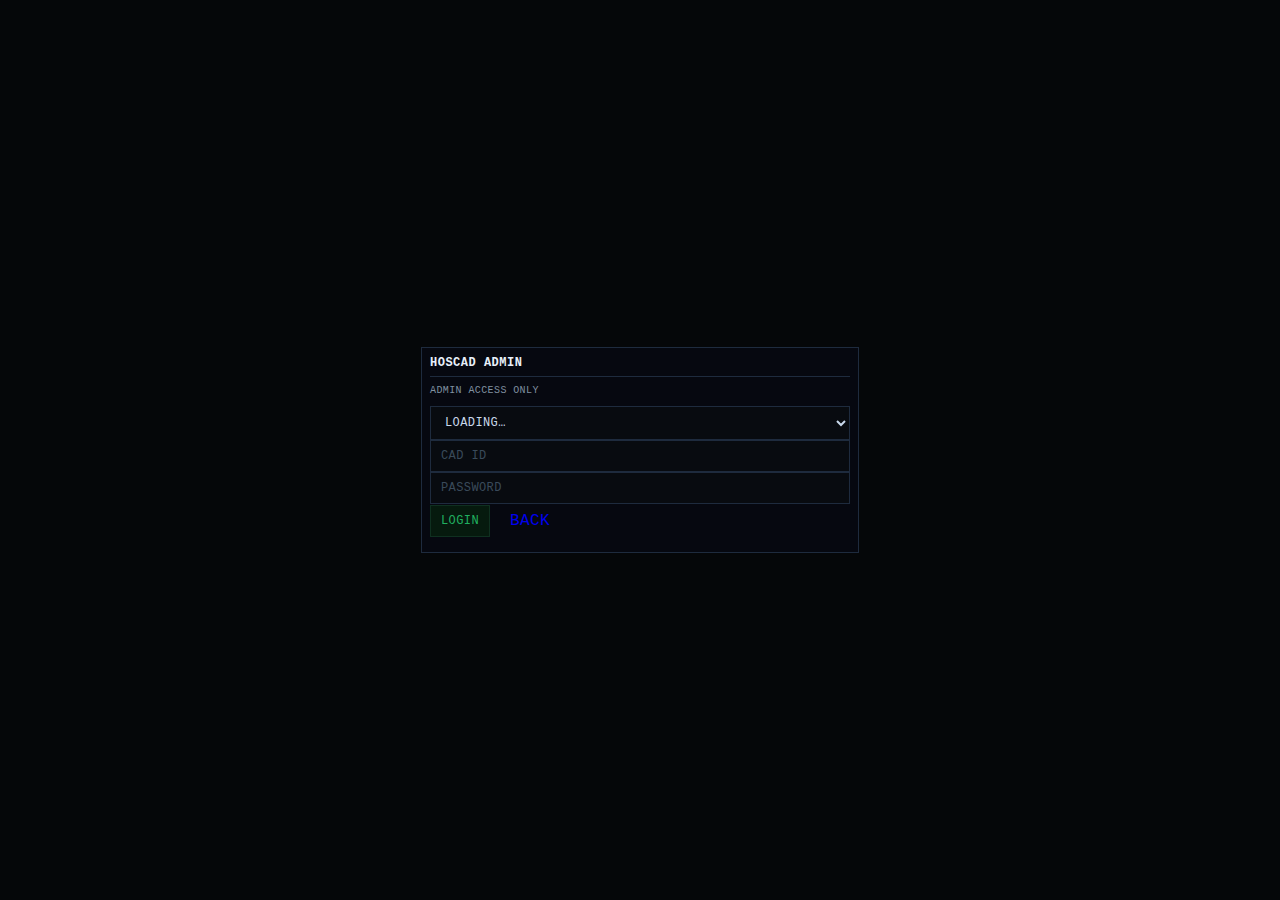
<file: admin.html>
<!DOCTYPE html>
<html lang="en">
<head>
  <meta charset="UTF-8" />
  <meta http-equiv="refresh" content="0; url=./admin/" />
  <title>CASCADE COMMAND — Admin</title>
  <script>window.location.replace('./admin/');</script>
</head>
<body></body>
</html>
</file>
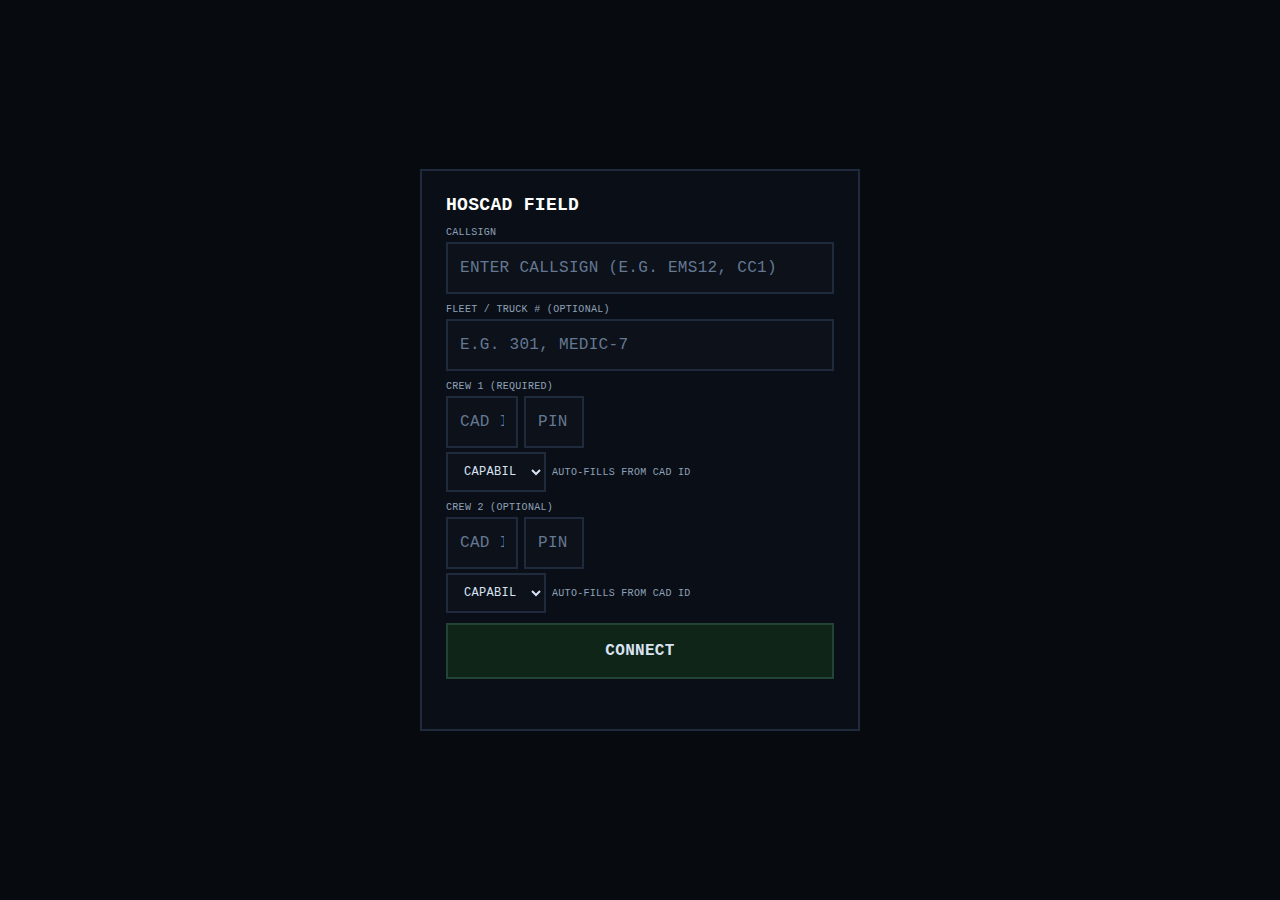
<file: field.html>
<!DOCTYPE html>
<html lang="en">
<head>
  <meta charset="UTF-8" />
  <meta http-equiv="refresh" content="0; url=./field/" />
  <title>HOSCAD Field</title>
  <script>window.location.replace('./field/');</script>
</head>
<body></body>
</html>
</file>
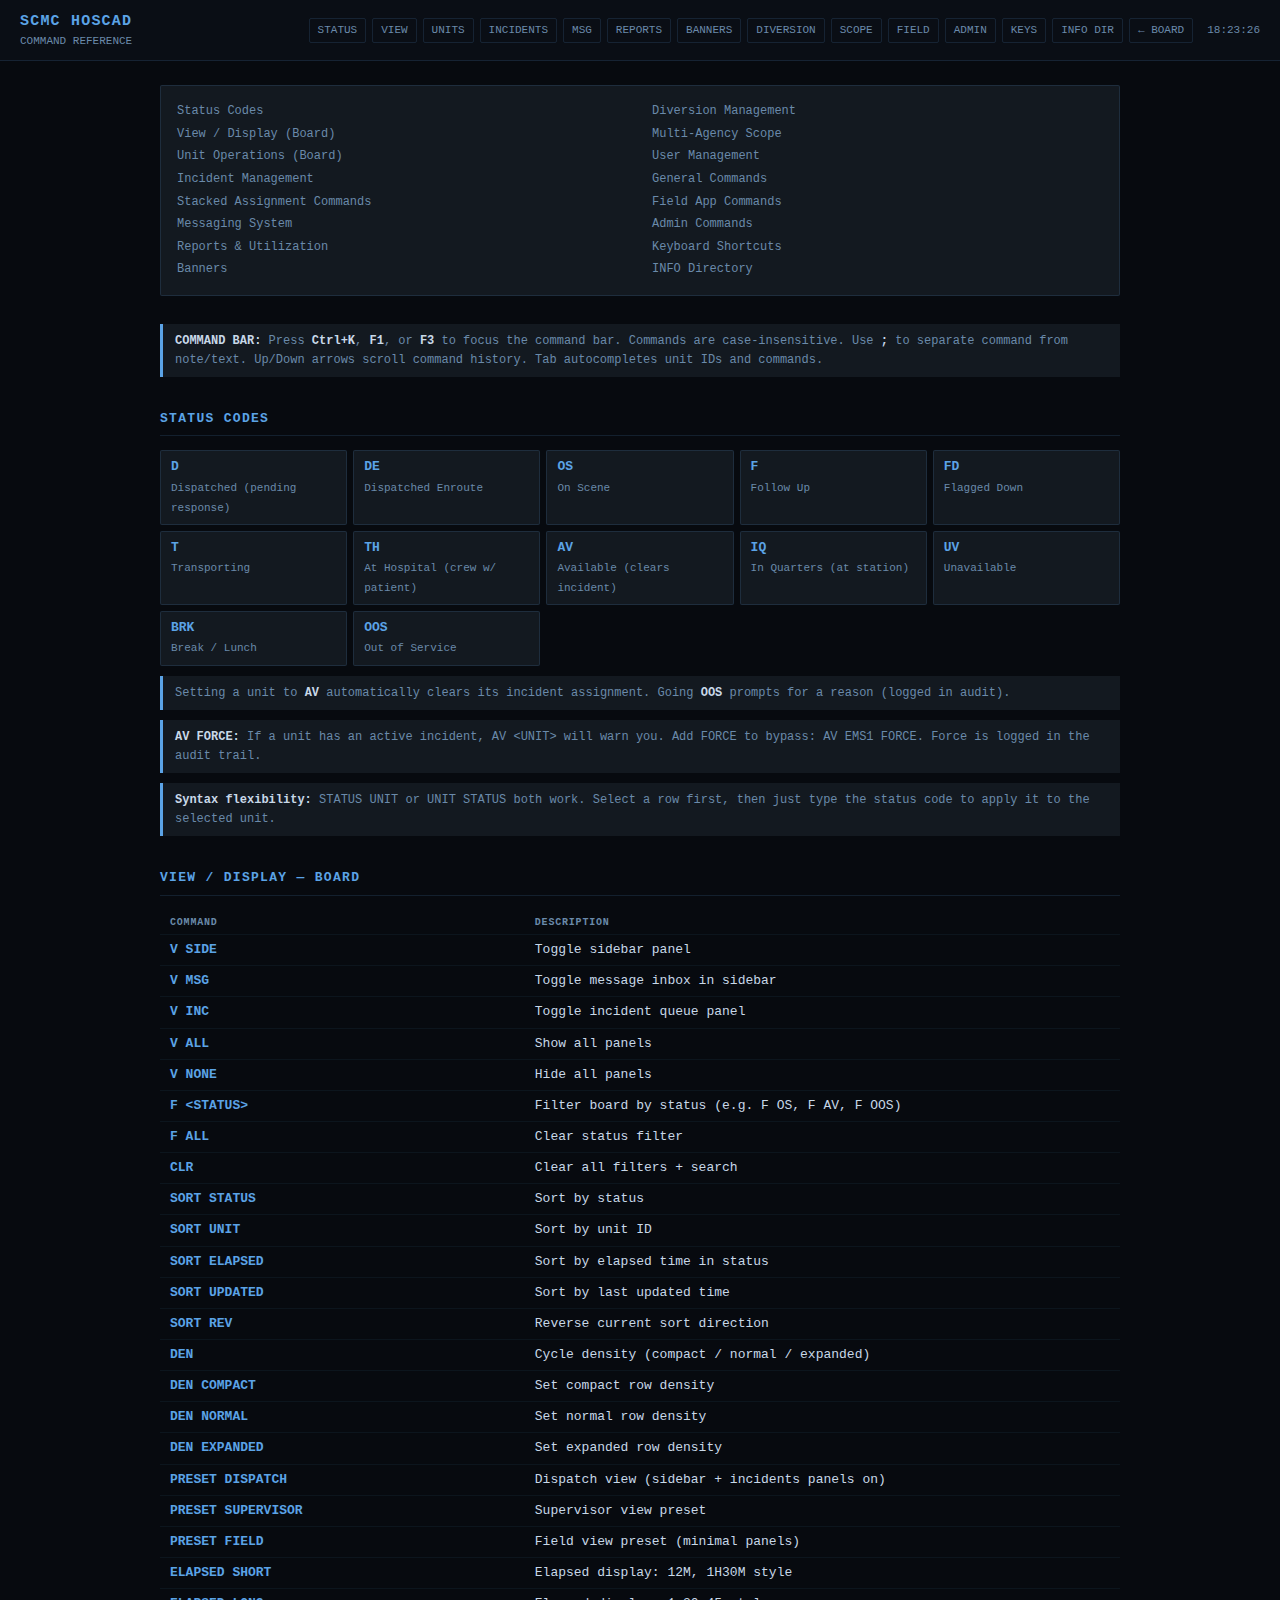
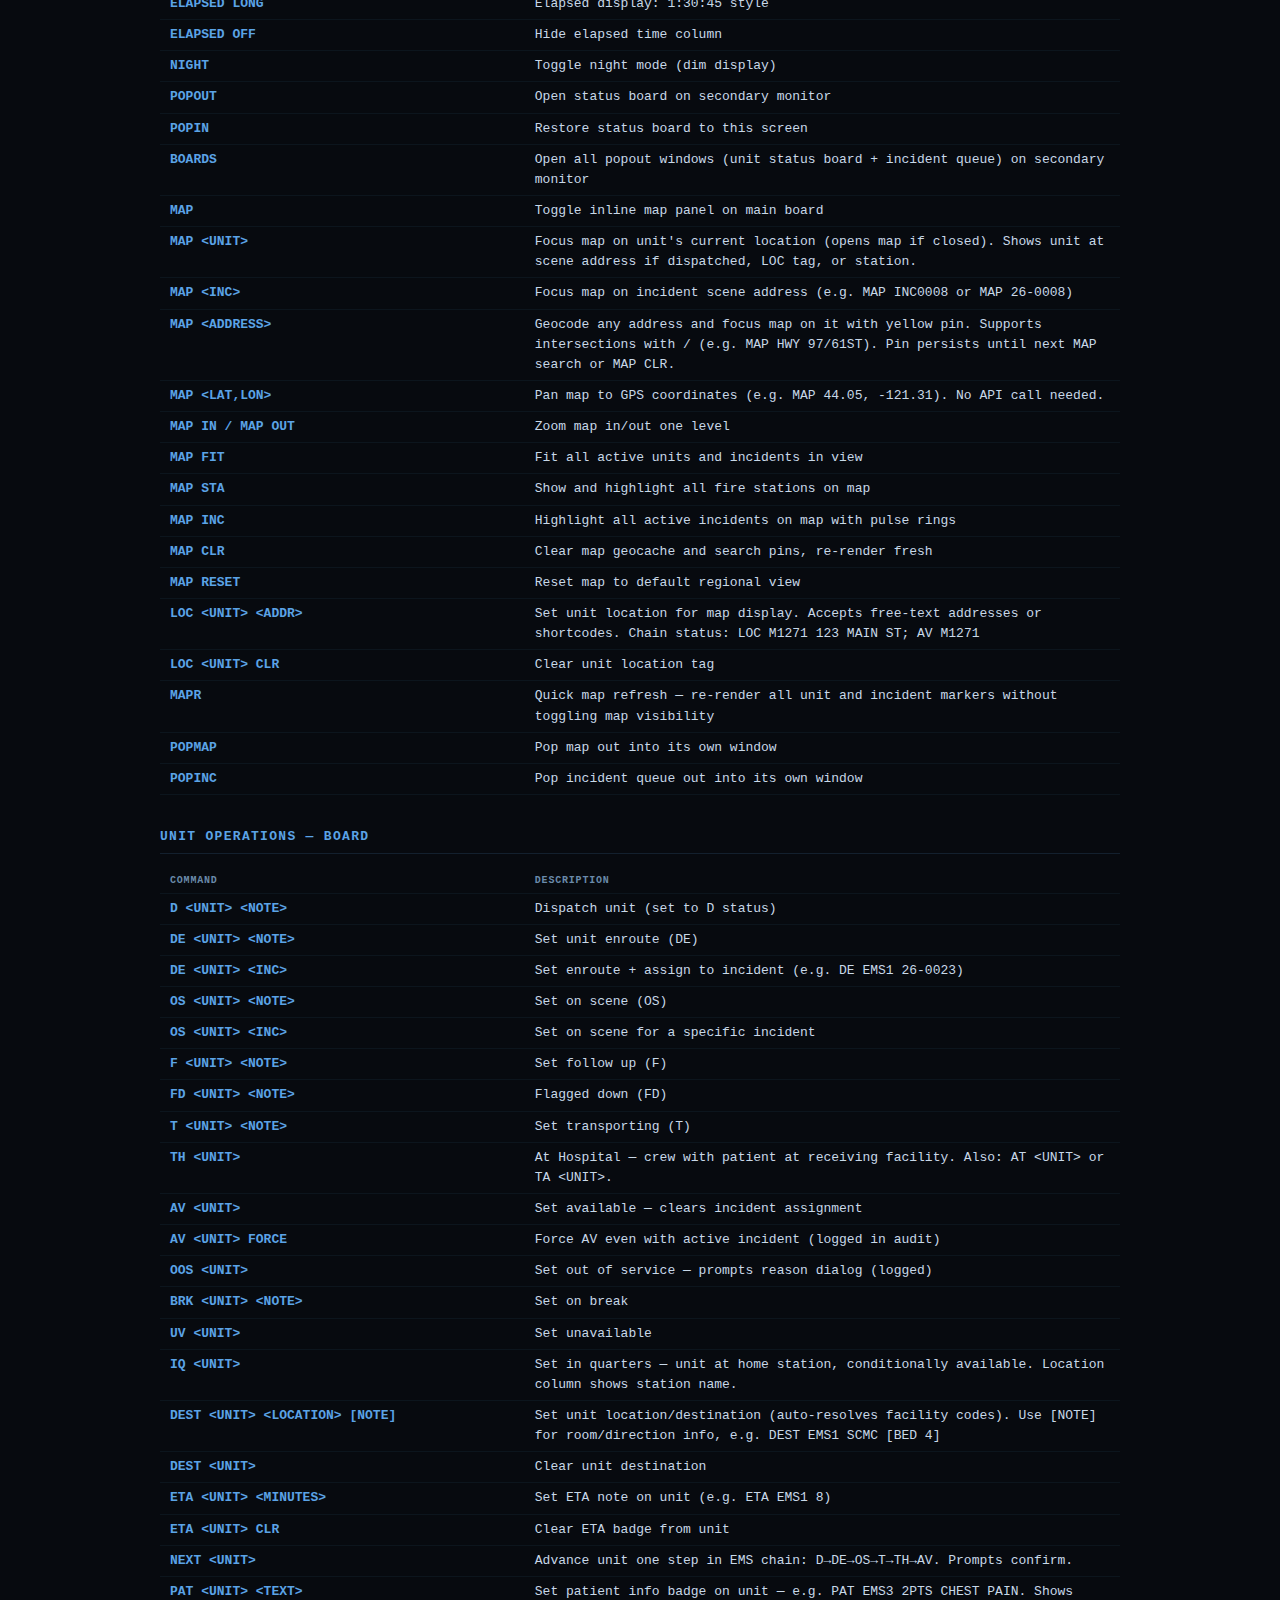
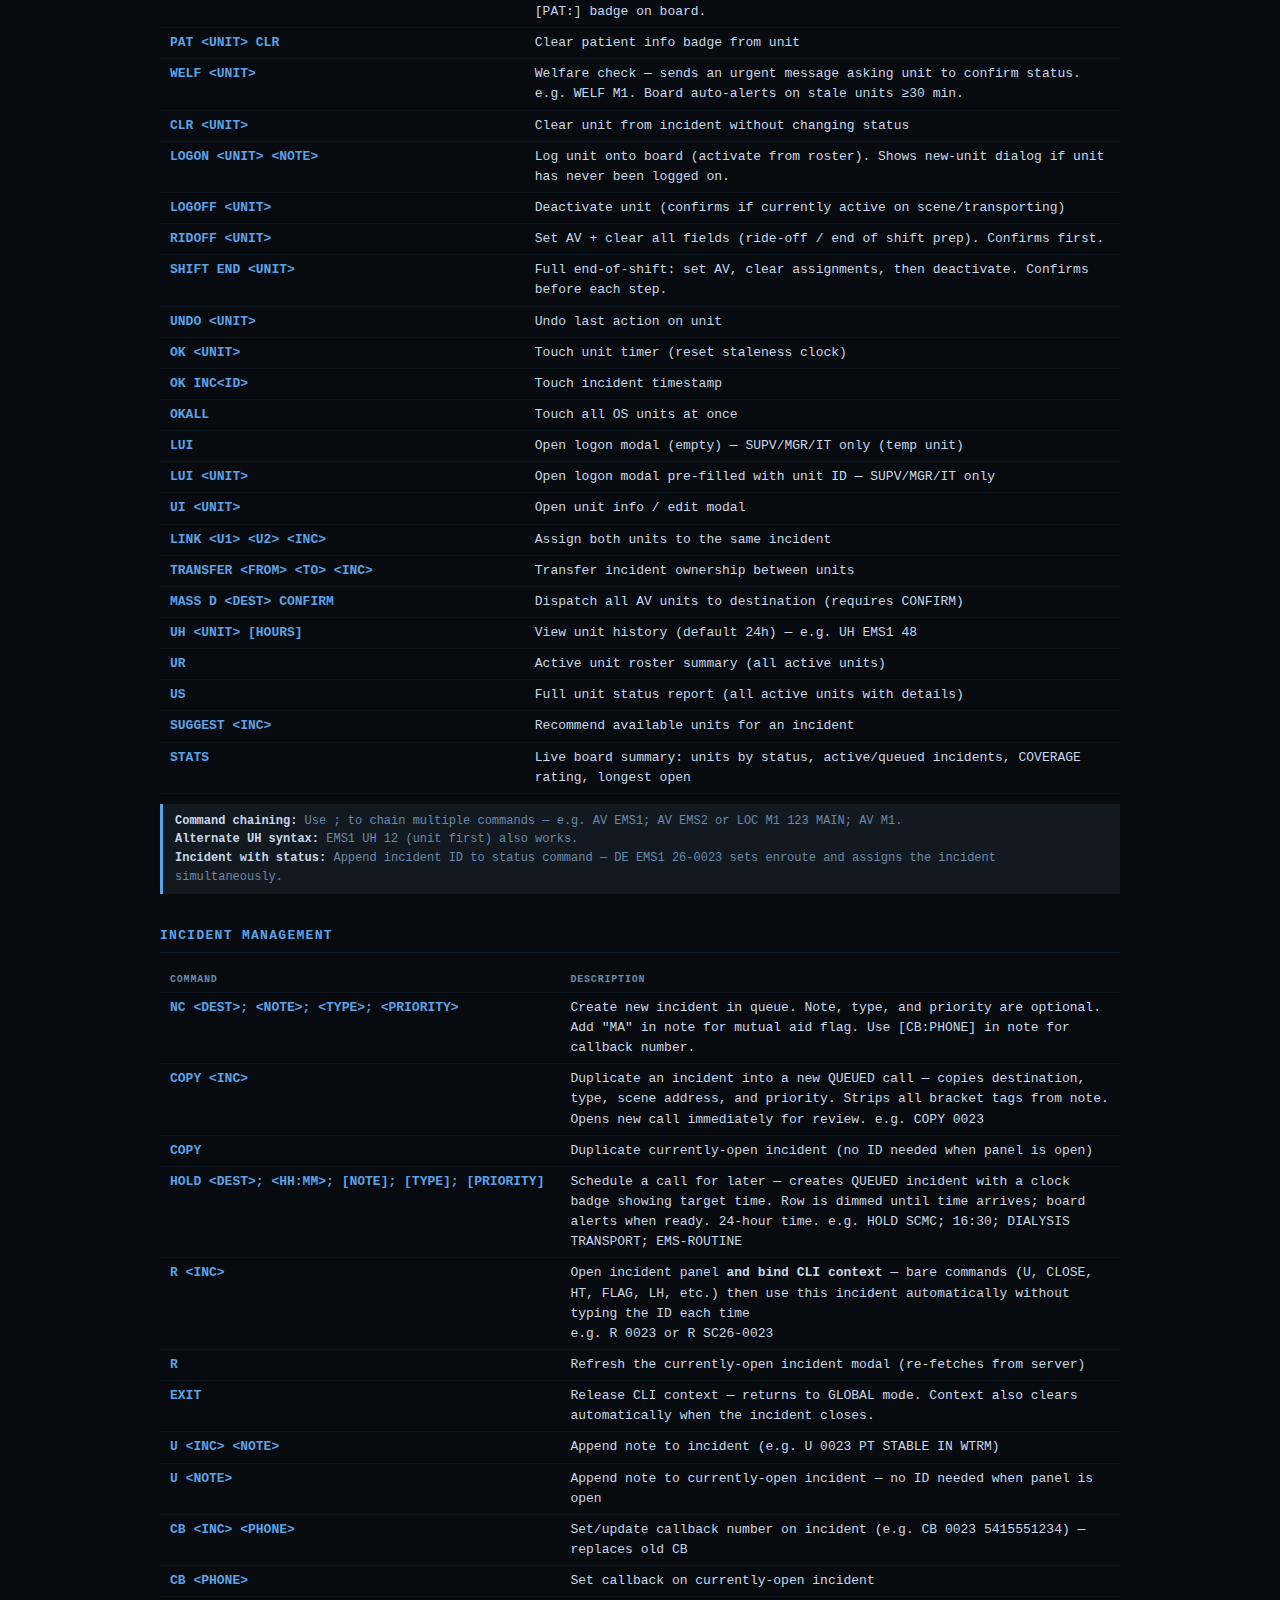
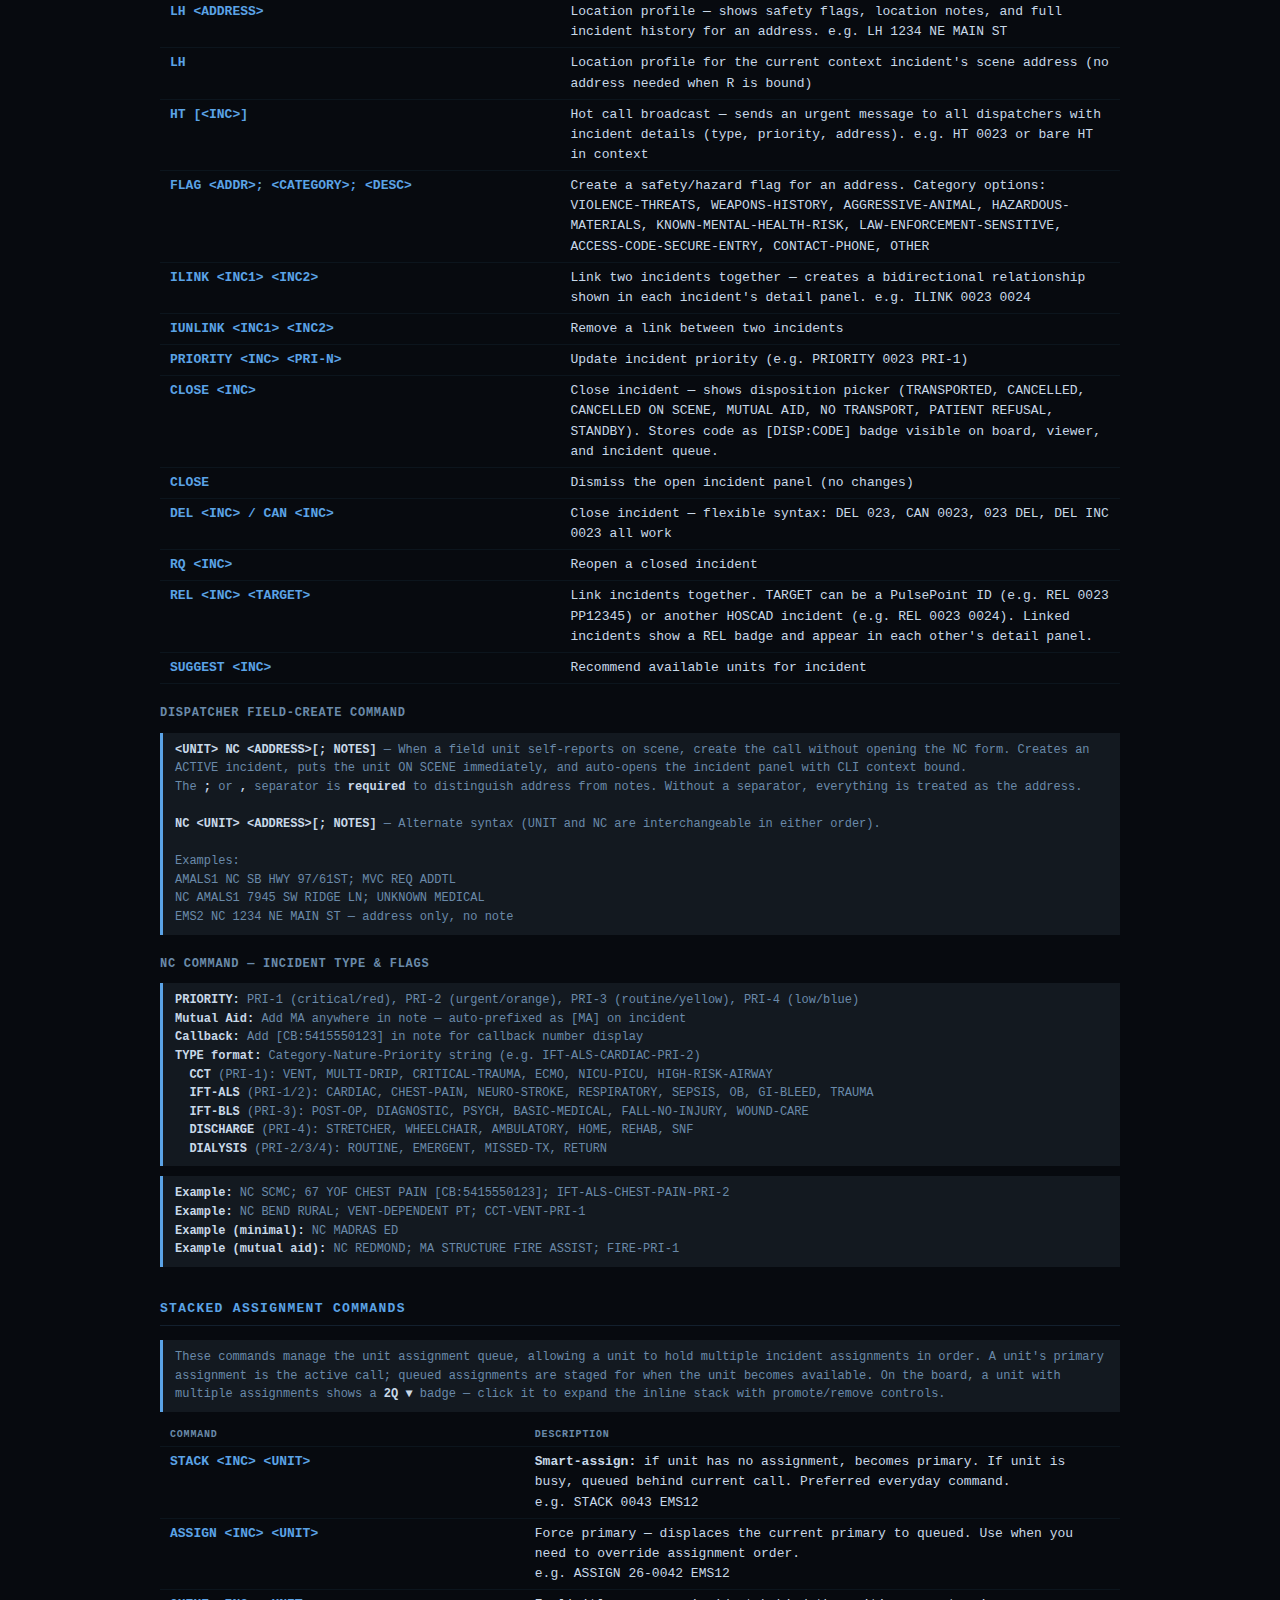
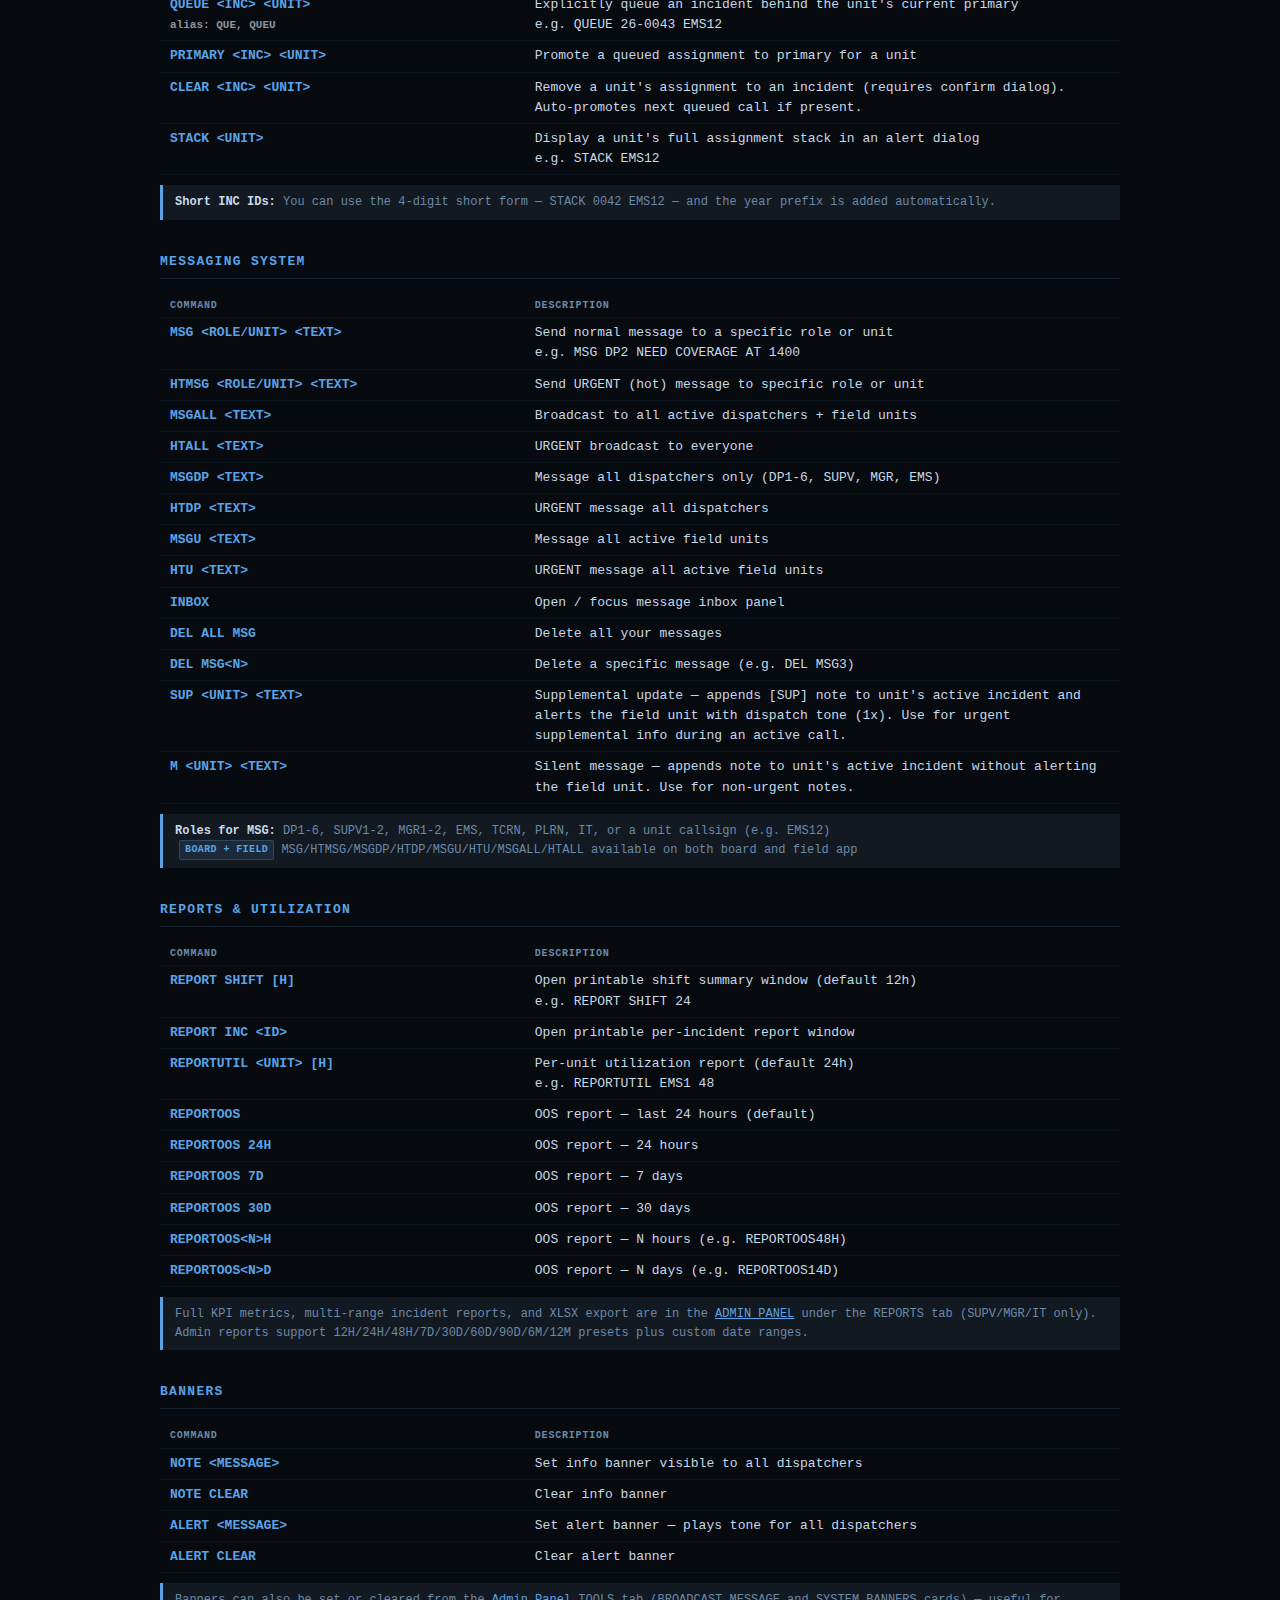
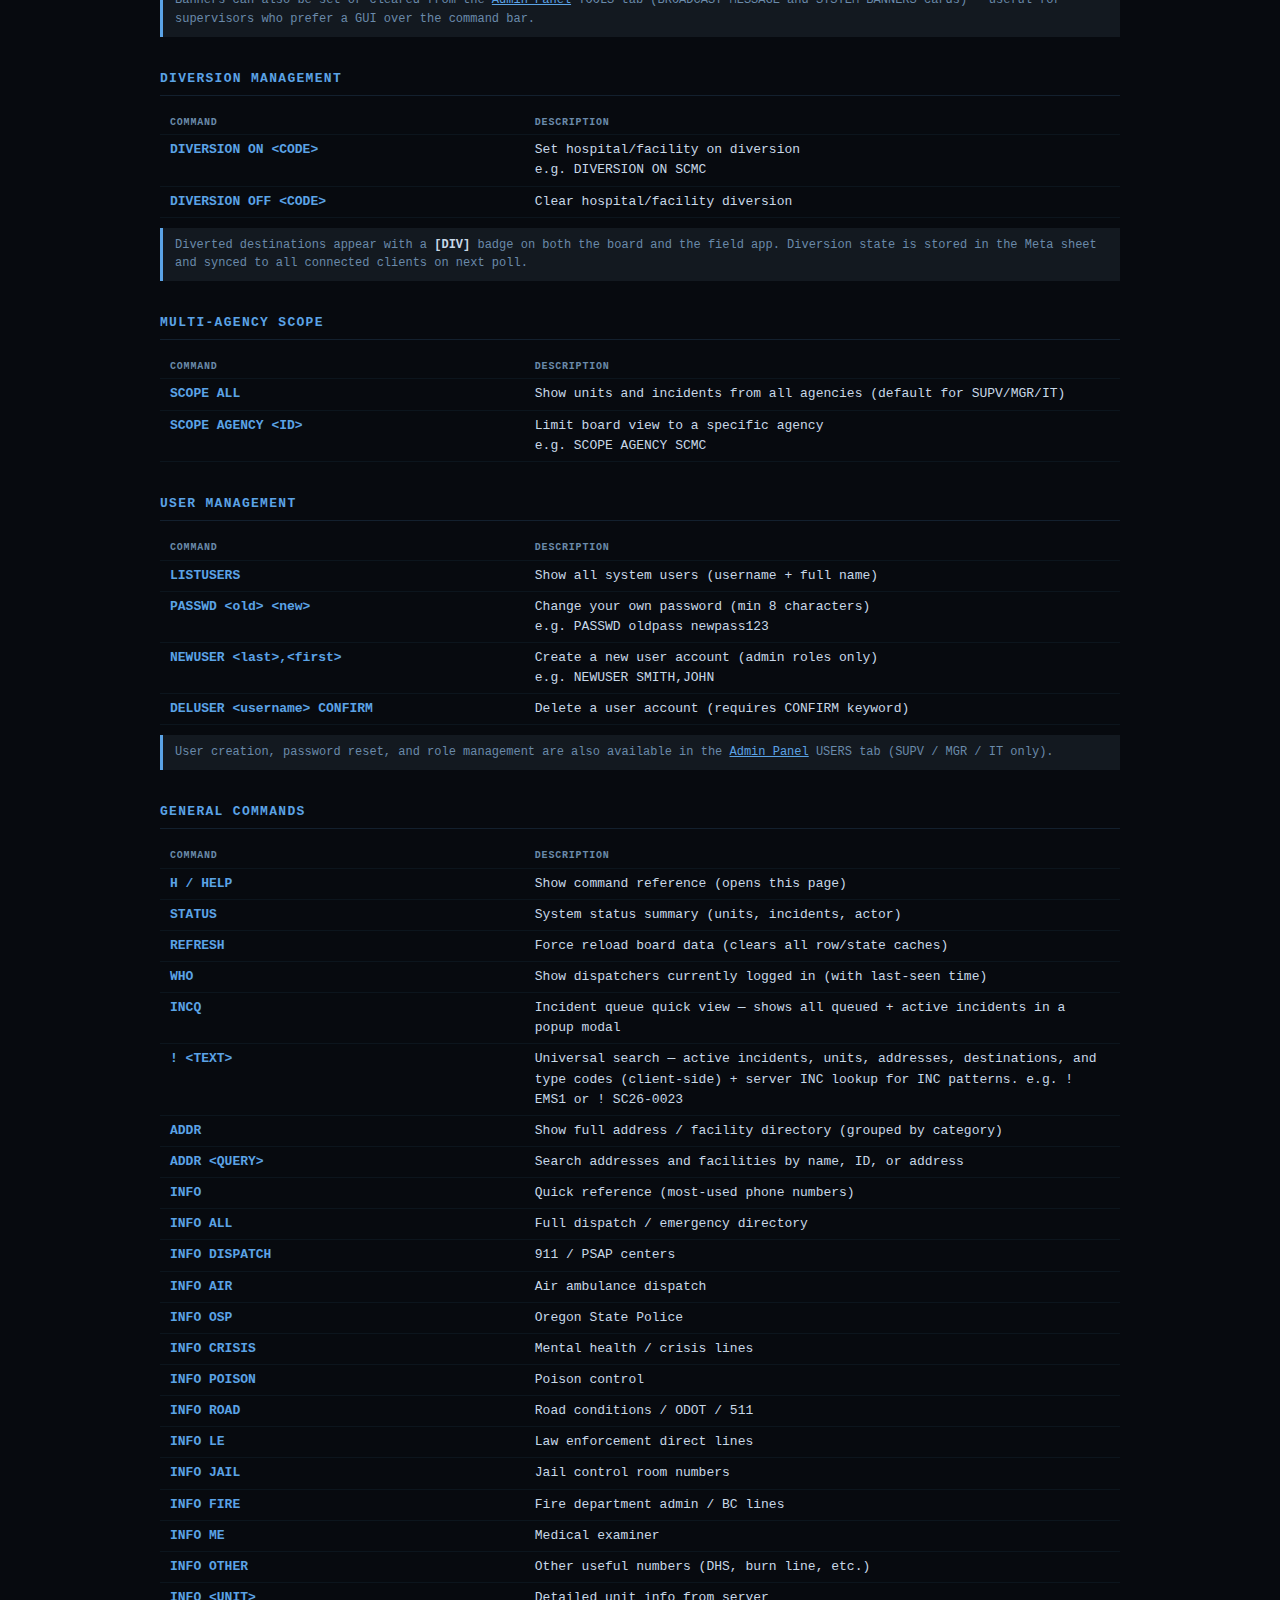
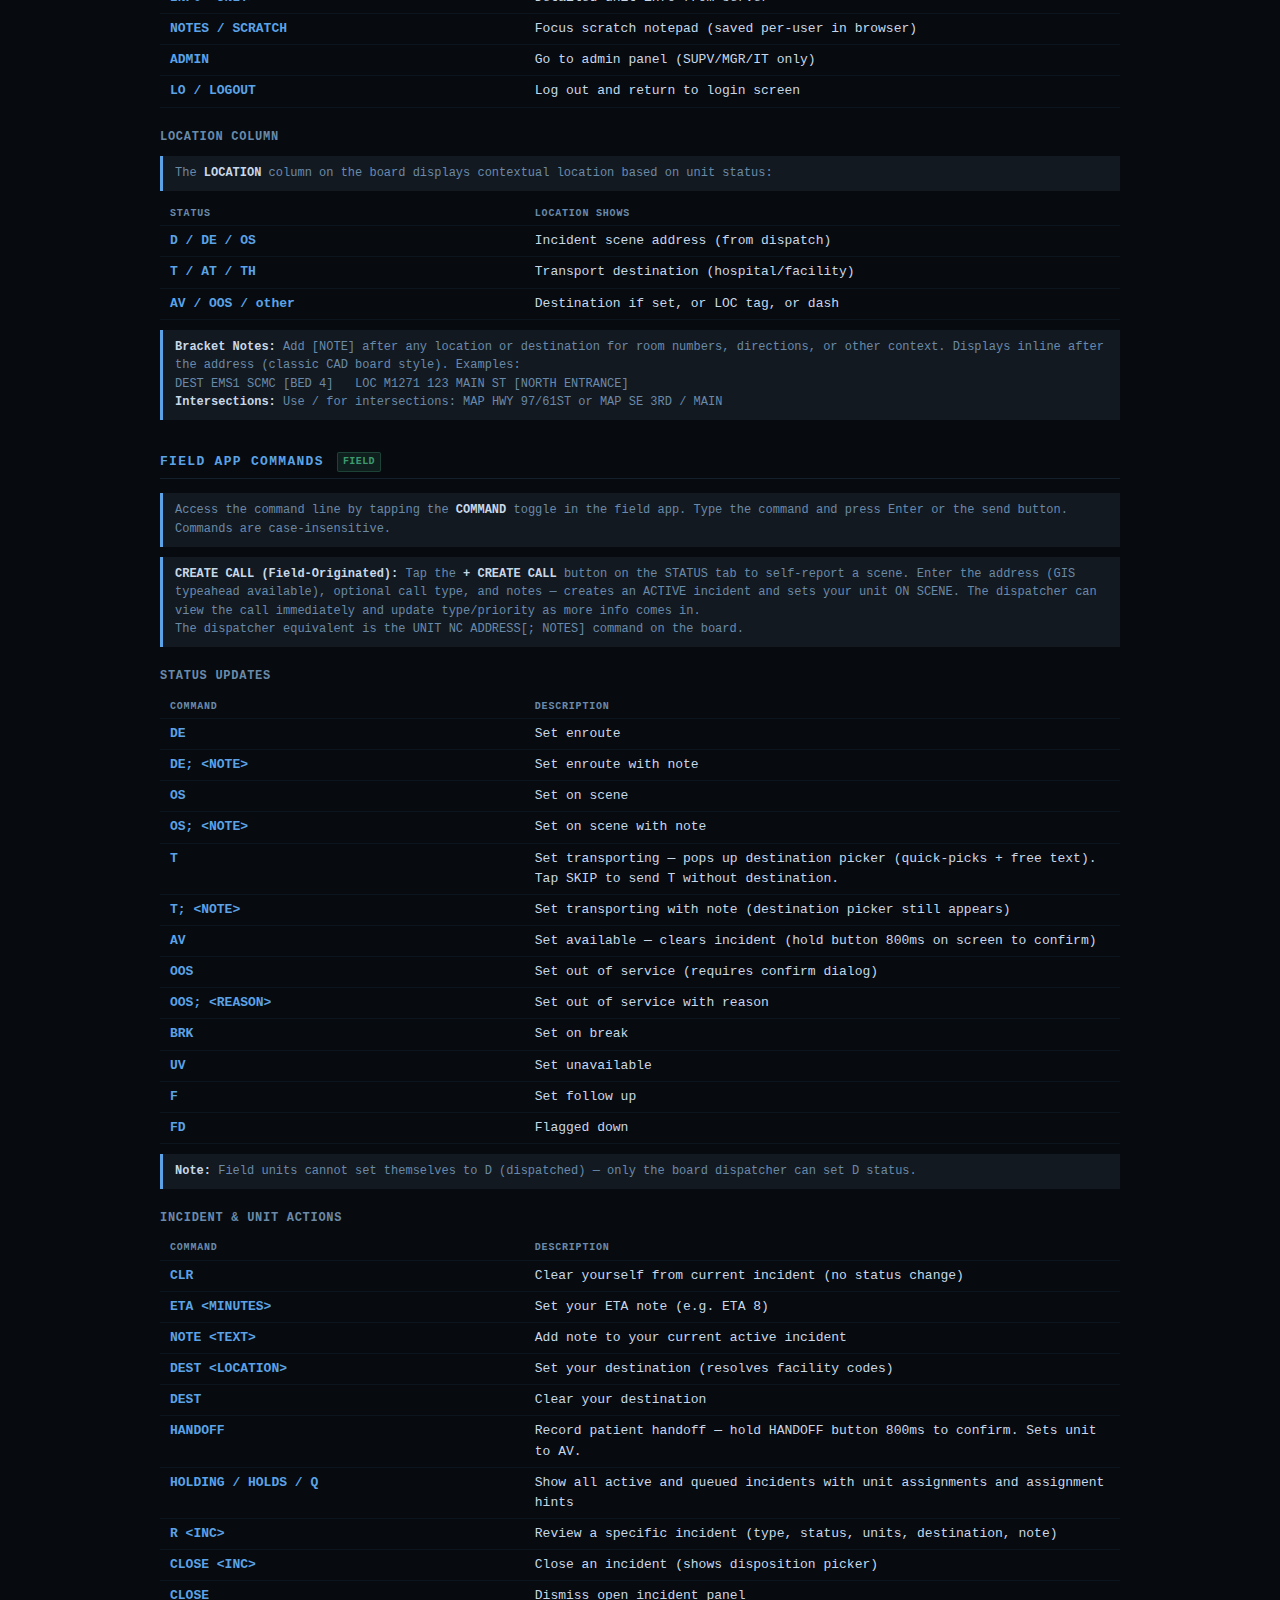
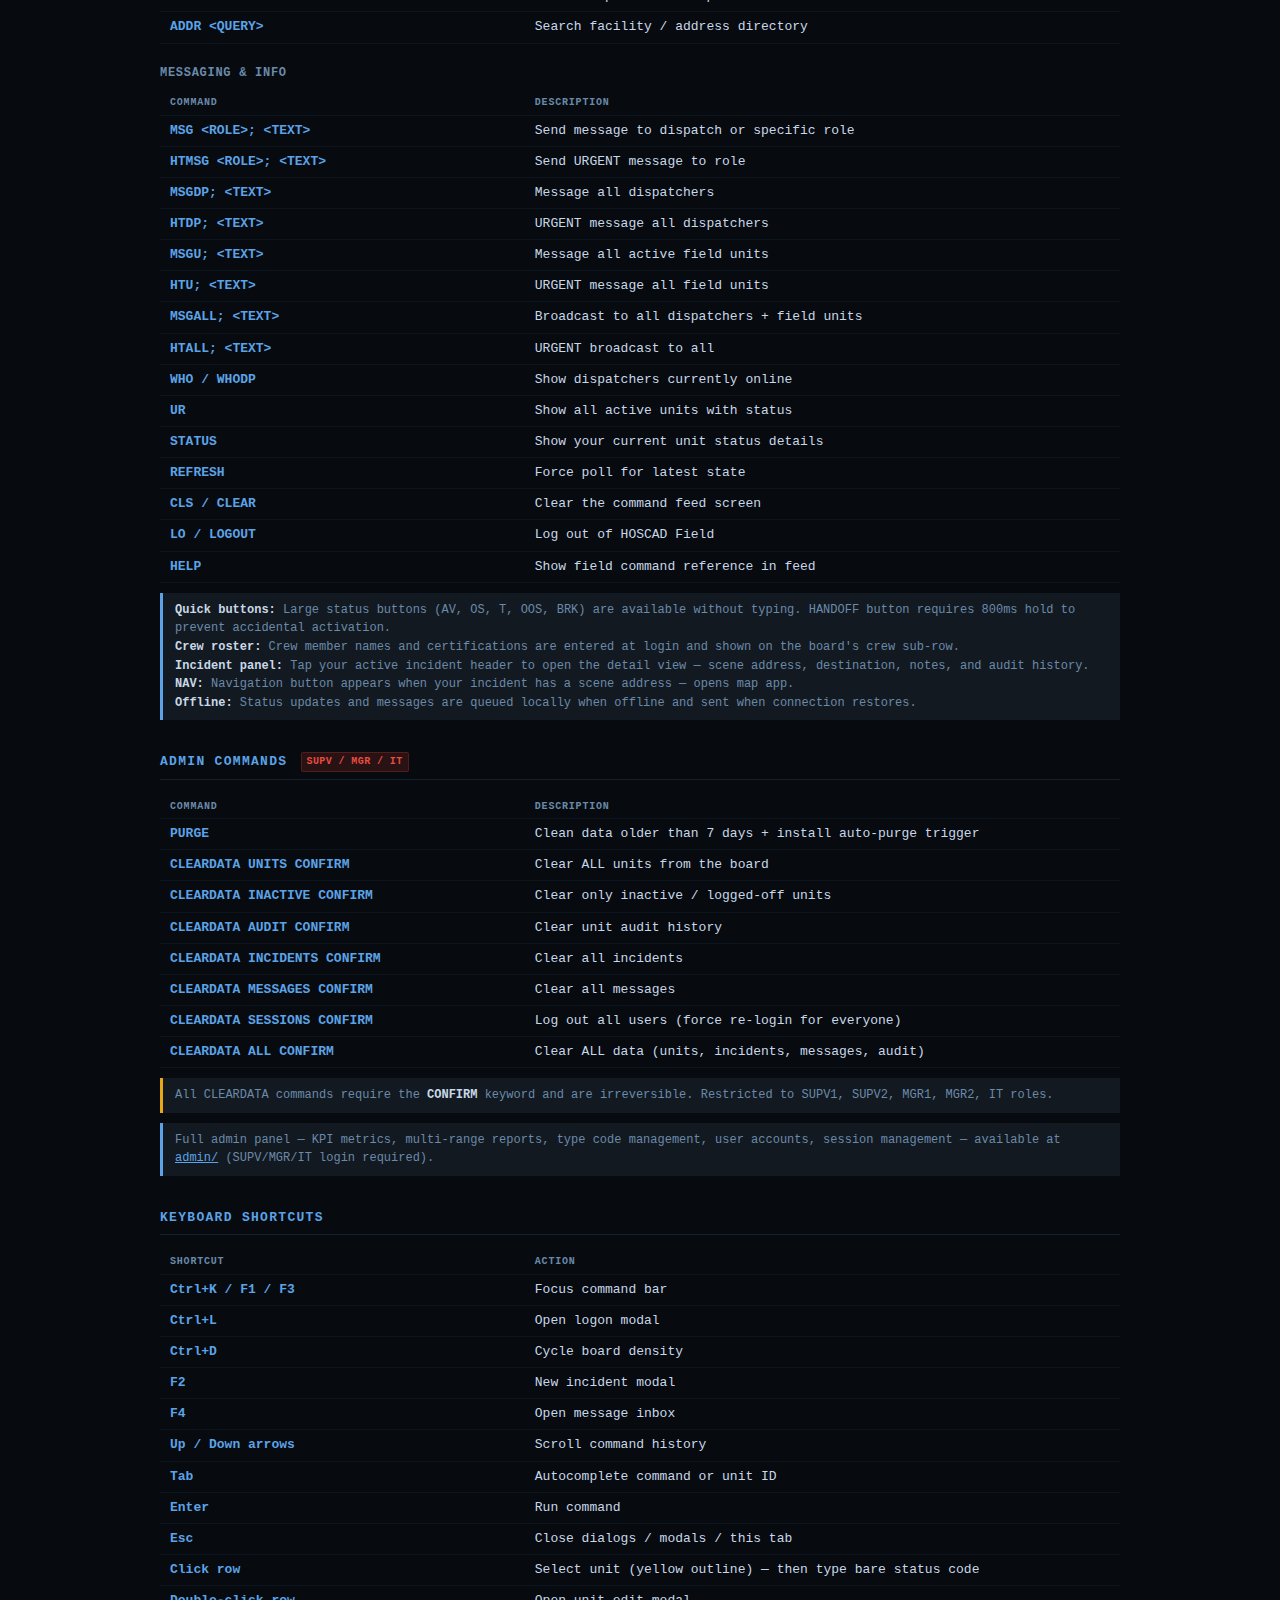
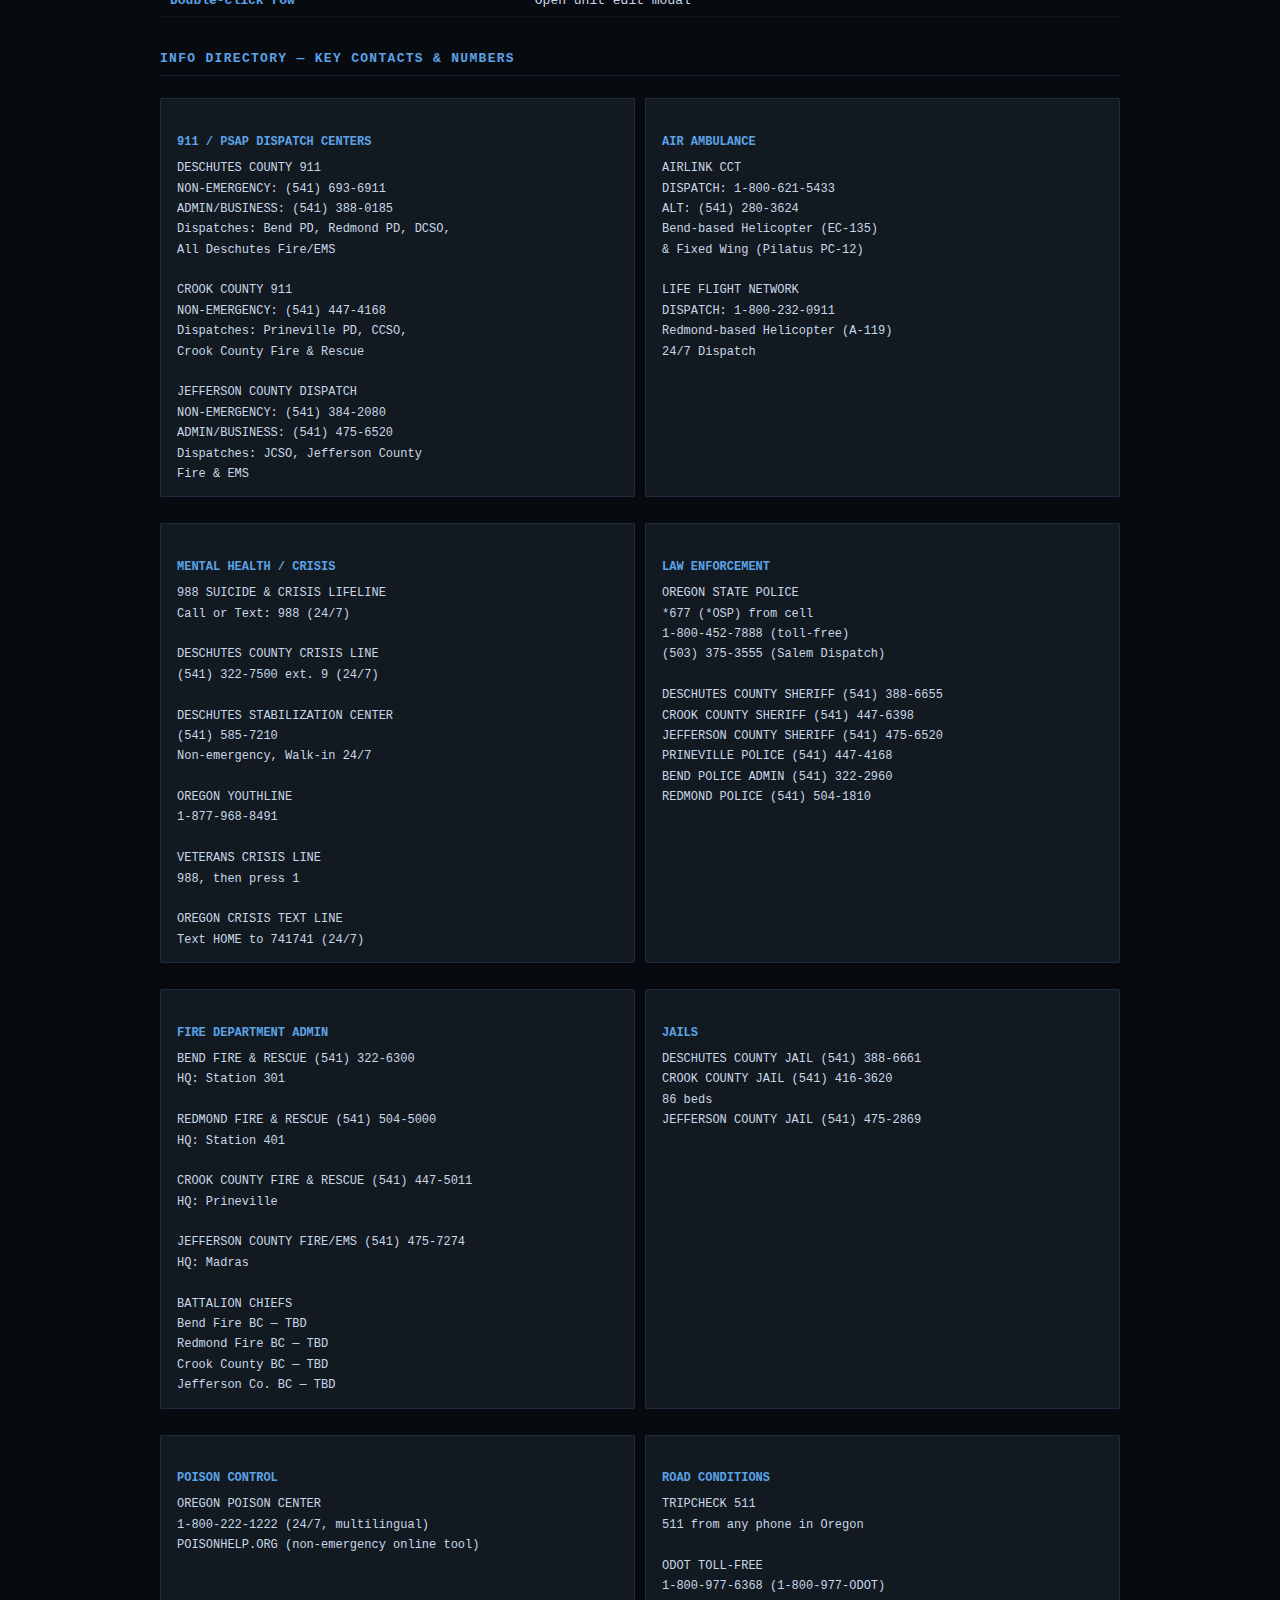
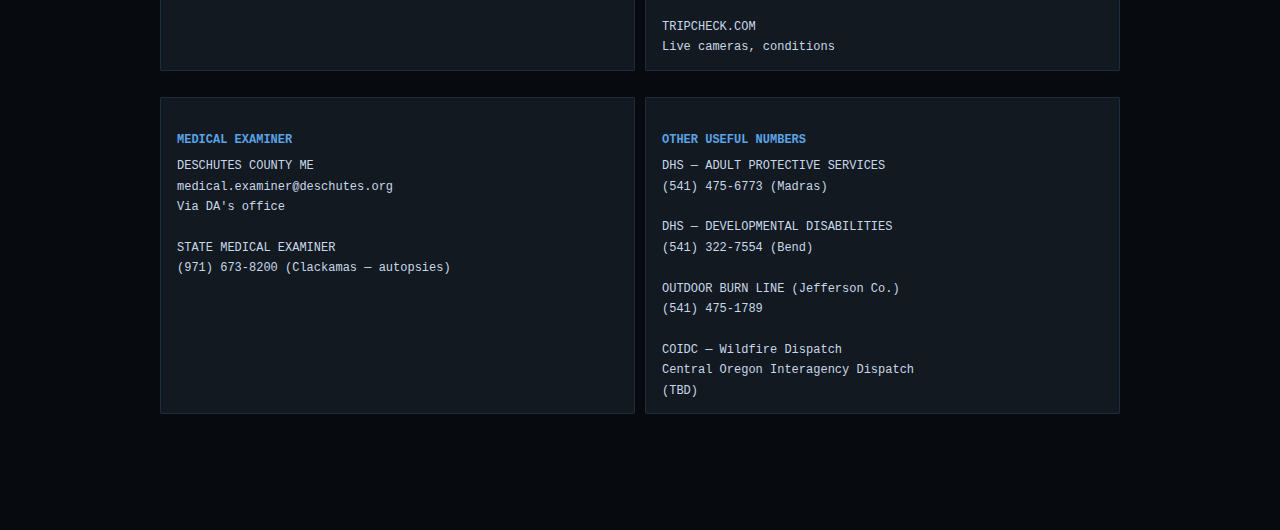
<file: help.html>
<!DOCTYPE html>
<html lang="en">
<head>
  <meta charset="UTF-8" />
  <meta http-equiv="refresh" content="0; url=./help/" />
  <title>HOSCAD Help</title>
  <script>window.location.replace('./help/');</script>
</head>
<body></body>
</html>
</file>
<file: styles.css>
/* ============================================================
   HOSCAD/EMS TRACKING SYSTEM — Stylesheet
   CAD Reader Board Aesthetic — v2 (2026-02-23)
   Design principle: classic 1990s-2010s wall-mount dispatch board.
   Full-row status coloring. Dense scan-line rows. Zero decorative chrome.
   ============================================================ */

/* ── CSS Variables ─────────────────────────────────────────── */
:root {
  /* Core surfaces — kept very dark, near-black */
  --bg:      #050709;
  --bg2:     #0a0d12;
  --panel:   #080b10;
  --panel2:  #060810;
  --line:    #161e2a;
  --border:  #1e2b3e;

  /* Text */
  --text:    #c8d8eb;
  --muted:   #8090a0;
  --hi:      #e8f0fa;

  /* Status colors — saturated, readable on dark bg */
  --blue:    #2060e0;
  --yellow:  #e8b830;
  --red:     #d43030;
  --purple:  #a060e0;
  --green:   #20b060;
  --gray:    #607080;
  --orange:  #c06010;
  --teal:    #1878b0;

  /* Row tint alphas — the DOMINANT visual element */
  --tint-d:   rgba(32,96,224,.18);
  --tint-de:  rgba(232,184,48,.14);
  --tint-os:  rgba(212,48,48,.18);
  --tint-f:   rgba(212,48,48,.22);
  --tint-fd:  rgba(192,96,16,.16);
  --tint-t:   rgba(160,96,224,.16);
  --tint-th:  rgba(24,120,176,.16);
  --tint-av:  rgba(32,176,96,.07);
  --tint-iq:  rgba(32,176,96,.05);
  --tint-uv:  rgba(96,112,128,.08);
  --tint-brk: rgba(232,184,48,.10);
  --tint-oos: rgba(96,112,128,.06);
}

/* ── Light Theme ────────────────────────────────────────────── */
[data-theme="light"] {
  --bg:      #f0f2f5;
  --bg2:     #e4e8ee;
  --panel:   #ffffff;
  --panel2:  #e8ecf0;
  --line:    #cad0da;
  --border:  #b0bac8;
  --text:    #1a2536;
  --muted:   #5a6a7e;
  --hi:      #0d1624;
  --blue:    #1a56e8;
  --yellow:  #b07800;
  --red:     #cc2222;
  --purple:  #7c3aed;
  --green:   #167040;
  --gray:    #5a6a7e;
  --orange:  #c05010;
  --teal:    #0d5e90;
  --tint-d:   rgba(26,86,232,.12);
  --tint-de:  rgba(176,120,0,.12);
  --tint-os:  rgba(204,34,34,.12);
  --tint-f:   rgba(204,34,34,.16);
  --tint-fd:  rgba(192,80,16,.12);
  --tint-t:   rgba(124,58,237,.12);
  --tint-th:  rgba(13,94,144,.12);
  --tint-av:  rgba(22,112,64,.08);
  --tint-iq:  rgba(22,112,64,.06);
  --tint-uv:  rgba(90,106,126,.06);
  --tint-brk: rgba(176,120,0,.10);
  --tint-oos: rgba(90,106,126,.05);
}
[data-theme="light"] body { background: var(--bg); color: var(--text); }
[data-theme="light"] input,
[data-theme="light"] select,
[data-theme="light"] button,
[data-theme="light"] textarea { background: var(--panel); color: var(--text); border-color: var(--border); }
[data-theme="light"] .btn-good   { background:#d6f0e0; border-color:#6dc89a; color:#167040; }
[data-theme="light"] .btn-danger { background:#fde8e8; border-color:#e8a0a0; color:#cc2222; }
[data-theme="light"] .btn-warn   { background:#fff3cc; border-color:#e8c840; color:#b07800; }

/* ── Reset / Base ──────────────────────────────────────────── */
html, body { height: 100%; }
body {
  margin: 0;
  background: var(--bg);
  color: var(--text);
  font-family: Consolas, Menlo, Monaco, "Courier New", monospace;
  letter-spacing: .4px;
  text-transform: uppercase;
  /* Subtle CRT phosphor scanline texture — very faint, unobtrusive */
  background-image: repeating-linear-gradient(
    0deg,
    transparent,
    transparent 2px,
    rgba(0,0,0,.04) 2px,
    rgba(0,0,0,.04) 4px
  );
}
input, select, button, textarea {
  text-transform: uppercase;
  font-family: inherit;
  letter-spacing: .4px;
}

/* ── Global Form Elements ──────────────────────────────────── */
input, select, button, textarea {
  background: var(--panel);
  color: var(--text);
  border: 1px solid var(--border);
  padding: 8px 10px;
  font-size: 12px;
  outline: none;
  border-radius: 0;        /* Zero rounding everywhere */
}
textarea { min-height: 84px; resize: vertical; }
input::placeholder, textarea::placeholder { color: #3a4a5a; }
button { cursor: pointer; }
button:hover { filter: brightness(1.12); }
.btn-secondary { background: var(--panel2); }
.btn-good     { background: #061a0e; border-color: #0f3020; color: #20b060; }
.btn-danger   { background: #1a0808; border-color: #3a1010; color: #d43030; }
.btn-warn     { background: #1a1400; border-color: #3a2c00; color: var(--yellow); }

/* ── Header / Topbar ───────────────────────────────────────── */
header {
  position: sticky; top: 0; z-index: 10;
  background: var(--bg2);
  border-bottom: 1px solid var(--border);
}
.topbar {
  display: flex; gap: 8px; align-items: center; flex-wrap: wrap;
  padding: 5px 10px;
}
.brand {
  font-weight: 900;
  font-size: 12px;
  color: var(--hi);
  padding: 4px 8px;
  border: 1px solid var(--border);
  background: var(--panel);
  letter-spacing: 1px;
}
.pill {
  padding: 4px 8px;
  border: 1px solid var(--border);
  background: var(--panel);
  color: var(--muted);
  font-size: 11px;
}
.pill.live    { color: var(--green);  border-color: #0f3020; }
.pill.offline { color: var(--red);   border-color: #3a1010; }
.pill.stale   { color: #f0a000;      border-color: #3a2800; }
.clock-pill   { font-weight: 900; color: var(--hi); font-size: 12px; letter-spacing: 1px; }
.row          { display: flex; gap: 6px; flex-wrap: wrap; align-items: center; }
.right        { margin-left: auto; }

/* ── Message Badge ─────────────────────────────────────────── */
.msgBadge {
  padding: 4px 8px;
  border: 1px solid var(--border);
  background: var(--panel);
  color: var(--yellow);
  font-size: 11px;
  cursor: pointer;
  user-select: none;
  font-weight: 900;
}
.msgBadge:hover { filter: brightness(1.2); }
.msgBadge.hasUrgent {
  color: var(--red);
  border-color: #3a1010;
  animation: pulseBadge 1.2s infinite;
}
@keyframes pulseBadge {
  0%, 100% { opacity: 1; }
  50%      { opacity: .5; }
}

/* ── Toolbar ───────────────────────────────────────────────── */
.toolbar {
  display: flex;
  align-items: center;
  gap: 4px;
  padding: 4px 10px;
  background: var(--panel);
  border-bottom: 1px solid var(--line);
  flex-wrap: wrap;
}
.toolbar-group {
  display: flex;
  align-items: center;
  gap: 3px;
}
.toolbar-label {
  font-size: 10px;
  color: var(--muted);
  font-weight: 700;
}
.toolbar-select {
  padding: 3px 6px;
  font-size: 11px;
  background: var(--bg2);
  border: 1px solid var(--border);
  color: var(--text);
  border-radius: 0;
}
.toolbar-btn {
  padding: 4px 9px;
  font-size: 11px;
  font-weight: 700;
  background: var(--bg2);
  border: 1px solid var(--border);
  color: var(--muted);
  cursor: pointer;
  border-radius: 0;
  letter-spacing: .3px;
}
.toolbar-btn:hover  { background: var(--line); color: var(--hi); }
.toolbar-btn.active { color: var(--hi); border-color: var(--blue); background: rgba(32,96,224,.12); }
.toolbar-btn-accent {
  padding: 4px 9px;
  font-size: 11px;
  font-weight: 900;
  background: #061a0e;
  border: 1px solid #0f3020;
  color: var(--green);
  cursor: pointer;
  border-radius: 0;
  letter-spacing: .5px;
}
.toolbar-btn-accent:hover { filter: brightness(1.2); }
.toolbar-sep {
  width: 1px;
  height: 16px;
  background: var(--border);
  margin: 0 3px;
}
.shortcut-hint {
  font-size: 9px;
  color: var(--muted);
  margin-left: 3px;
  opacity: .6;
}

/* ── Status Summary Bar — classic CAD tally line ───────────── */
.status-summary {
  display: flex;
  align-items: stretch;
  gap: 0;
  padding: 0;
  background: var(--bg);
  border-bottom: 2px solid var(--border);
  flex-wrap: nowrap;
  overflow-x: auto;
}
.sum-item {
  padding: 4px 12px;
  font-size: 11px;
  font-weight: 900;
  cursor: pointer;
  user-select: none;
  border-right: 1px solid var(--border);
  letter-spacing: .5px;
  white-space: nowrap;
  line-height: 1.6;
  /* No hover animation — instant state */
}
.sum-item:last-child { border-right: none; }
.sum-item:hover { background: rgba(255,255,255,.04); }
.sum-item strong { font-size: 13px; }

/* Status tally colors — full saturation, readable at a glance */
.sum-av    { color: #30d080; }
.sum-d     { color: #4090ff; background: rgba(32,96,224,.10); }
.sum-de    { color: #e8c030; background: rgba(232,184,48,.08); }
.sum-os    { color: #e04040; background: rgba(212,48,48,.10); }
.sum-t     { color: #c070ff; background: rgba(160,96,224,.08); }
.sum-th    { color: #40a0e0; }
.sum-f     { color: #e04040; }
.sum-brk   { color: #e8c030; }
.sum-oos   { color: var(--muted); }
.sum-total { color: var(--hi); border-left: 1px solid var(--border); margin-left: auto; }

/* Coverage badge — only shown when AV count is low (≤3) */
.coverage-badge { padding: 3px 8px; font-size: 10px; font-weight: 900; letter-spacing: .06em; border-left: 1px solid var(--border); cursor: default; }
.coverage-critical { color: #ff4040; background: rgba(248,81,73,.12); animation: blink 1s step-start infinite; }
.coverage-limited  { color: #ff8800; background: rgba(255,136,0,.10); }
.coverage-reduced  { color: #e0c030; background: rgba(224,192,48,.08); }

/* ── Active Calls Bar — compact cards for active incidents ─── */
#activeCallsBar {
  display: flex;
  gap: 8px;
  padding: 6px 10px;
  background: rgba(0,0,0,.25);
  border-bottom: 1px solid var(--border);
  flex-wrap: nowrap;
  overflow-x: auto;
  scrollbar-width: thin;
}
.acb-card {
  display: flex;
  flex-direction: column;
  gap: 2px;
  padding: 6px 10px;
  background: #0c1420;
  border: 1px solid #1a2a3a;
  border-left: 3px solid #3a6090;
  min-width: 140px;
  max-width: 200px;
  cursor: pointer;
  flex-shrink: 0;
  transition: border-color .15s;
}
.acb-card:hover { border-color: #5ba3e6; border-left-color: #5ba3e6; background: #0f1e30; }
.acb-card.acb-urgent { border-left-color: #f85149; background: rgba(248,81,73,.06); }
.acb-card.acb-urgent:hover { border-left-color: #ff7b76; }
.acb-id   { font-size: 11px; font-weight: 900; color: #c9d1d9; letter-spacing: .06em; }
.acb-type { font-size: 10px; font-weight: 700; letter-spacing: .04em; color: #8b949e; margin-top: 1px; }
.acb-elapsed { font-size: 10px; color: #6e7681; }
.acb-elapsed.warn { color: #ffa500; }
.acb-elapsed.stale { color: #f85149; font-weight: 700; }
.acb-units { font-size: 10px; color: #8b949e; font-family: monospace; overflow: hidden; text-overflow: ellipsis; white-space: nowrap; }
.acb-pri { font-size: 9px; font-weight: 900; margin-left: 5px; vertical-align: middle; }

/* ── Banners ───────────────────────────────────────────────── */
.banner {
  margin: 0;
  padding: 6px 10px;
  color: var(--hi);
  font-size: 11px;
  font-weight: 700;
  letter-spacing: .4px;
  border-bottom: 1px solid var(--border);
}
.banner.note {
  border-color: #3a2c00;
  background: rgba(232,184,48,.10);
  color: var(--yellow);
  font-weight: 900;
}
.banner.alert {
  border-color: #3a1010;
  background: rgba(212,48,48,.14);
  color: #ff9090;
  font-weight: 900;
}
/* Diversion bar — shown when any destination is diverted */
#diversionBar {
  display: none;
  padding: 5px 10px;
  background: rgba(192,57,43,.18);
  border-bottom: 2px solid #c0392b;
  color: #e05050;
  font-size: 12px;
  font-weight: 900;
  letter-spacing: .07em;
}
/* Clickable unit links inside stale banner */
.stale-unit-link {
  cursor: pointer;
  text-decoration: underline;
  text-decoration-style: dotted;
  color: #ffb0b0;
  font-weight: 900;
}
.stale-unit-link:hover { color: #fff; text-decoration-style: solid; }
.stale-welf-btn {
  background: transparent; border: 1px solid #5b2020; color: #ff9090;
  cursor: pointer; font-family: inherit; font-size: 9px; font-weight: 900;
  padding: 1px 5px; margin-left: 3px; letter-spacing: .04em;
  vertical-align: middle; line-height: 1.4;
}
.stale-welf-btn:hover { background: rgba(212,48,48,.2); border-color: #ff9090; }
.stale-ok-btn {
  background: transparent; border: 1px solid rgba(63,185,80,.4); color: #3fb950;
  cursor: pointer; font-family: inherit; font-size: 9px; font-weight: 900;
  padding: 1px 5px; margin-left: 2px; letter-spacing: .04em;
  vertical-align: middle; line-height: 1.4;
}
.stale-ok-btn:hover { background: rgba(63,185,80,.2); border-color: #3fb950; }

/* Banner acknowledgment */
.banner-ack-btn {
  display: inline-block;
  margin-left: 10px;
  padding: 1px 7px;
  font-family: inherit;
  font-size: 10px;
  font-weight: 900;
  letter-spacing: .06em;
  cursor: pointer;
  border: 1px solid currentColor;
  background: rgba(255,255,255,.08);
  color: inherit;
  vertical-align: middle;
  border-radius: 0;
}
.banner-ack-btn:hover { background: rgba(255,255,255,.18); }
.banner-acked {
  display: inline-block;
  margin-left: 10px;
  padding: 1px 7px;
  font-size: 10px;
  font-weight: 700;
  border: 1px solid rgba(255,255,255,.15);
  background: rgba(255,255,255,.04);
  color: rgba(255,255,255,.35);
  vertical-align: middle;
}

/* ── Wrap / Layout ─────────────────────────────────────────── */
.wrap {
  padding: 0;        /* CAD boards have no padding — content goes edge to edge */
  padding-bottom: 88px;
}
.grid { display: grid; grid-template-columns: 1.3fr .7fr; gap: 8px; }
@media (max-width: 980px) { .grid { grid-template-columns: 1fr; } }
.card {
  background: var(--panel2);
  border: 1px solid var(--border);
  padding: 8px;
}
.card h3 {
  margin: 0 0 8px 0;
  font-size: 12px;
  color: var(--hi);
  border-bottom: 1px solid var(--border);
  padding-bottom: 6px;
  font-weight: 900;
  letter-spacing: .5px;
}

/* ── Collapsible Panels ────────────────────────────────────── */
.collapsible-panel {
  background: var(--panel2);
  border: 1px solid var(--border);
  border-top: none;     /* Panels butt up against each other, no gaps */
}
.collapsible-panel.collapsed .collapsible-body { display: none; }
.collapsible-header {
  display: flex;
  justify-content: space-between;
  align-items: center;
  padding: 5px 10px;
  font-weight: 900;
  font-size: 11px;
  color: var(--muted);
  cursor: pointer;
  user-select: none;
  background: var(--bg2);
  border-bottom: 1px solid var(--line);
  letter-spacing: .5px;
}
.collapsible-header:hover { background: rgba(255,255,255,.02); color: var(--hi); }
.collapsible-body  { padding: 0; }
.collapse-arrow {
  font-size: 9px;
  color: var(--muted);
  /* No transition — instant, like a real terminal */
}
.collapsed .collapse-arrow { transform: rotate(-90deg); }

/* ── Legacy Board Wrap ─────────────────────────────────────── */
#legacyBoardWrap { display: flex; gap: 0; min-height: 0; }
#legacyBoardWrap > .collapsible-panel { flex: 1; min-width: 0; }

/* ── Board Layout ──────────────────────────────────────────── */
.board-layout {
  display: flex;
  gap: 0;
  min-height: 0;
}
.board-main {
  flex: 1;
  min-width: 0;
  background: var(--bg);
  border: none;
}
.board-header-row {
  padding: 4px 10px;
  font-weight: 900;
  font-size: 10px;
  color: var(--muted);
  background: var(--bg2);
  border-bottom: 1px solid var(--border);
  letter-spacing: .6px;
}

/* ============================================================
   BOARD TABLE — The core CAD board display
   Classic CAD look: dense rows, full-row status color,
   hard column boundaries, zero decorative chrome.
   ============================================================ */
.board-table {
  width: 100%;
  border-collapse: collapse;
  font-size: 12px;
  table-layout: fixed;   /* Fixed layout — hard column widths, no reflow */
}
.board-table th,
.board-table td {
  border-bottom: 1px solid var(--line);
  border-right: 1px solid var(--line);
  padding: 0 8px;
  vertical-align: middle;
  line-height: 1;
  overflow: hidden;
  white-space: nowrap;
  text-overflow: ellipsis;
}
.board-table th:last-child,
.board-table td:last-child { border-right: none; }
.board-table th {
  /* Column label row — classic CAD header: muted, smaller */
  color: var(--muted);
  font-weight: 700;
  font-size: 9px;
  letter-spacing: .8px;
  user-select: none;
  padding: 3px 8px;
  background: var(--bg2);
  border-bottom: 2px solid var(--border);
  white-space: nowrap;
  position: relative; /* needed for resize handle positioning */
}
/* Column resize handle — drag right edge of header to resize */
.col-resize-handle {
  position: absolute;
  right: -3px;
  top: 0;
  height: 100%;
  width: 7px;
  cursor: col-resize;
  z-index: 2;
}
.col-resize-handle:hover { background: rgba(64,144,216,.35); border-radius: 1px; }
.col-resize-handle.is-resizing { background: rgba(64,144,216,.6); }
.board-table tbody tr {
  height: 28px;
  min-height: 0;
}
/* Hover — minimal. Just a slight brightness lift. No color change. */
.board-table tbody tr:hover { filter: brightness(1.08); }
.board-table tbody tr.selected {
  outline: 2px solid rgba(32,96,224,.7);
  outline-offset: -2px;
  filter: brightness(1.12);
}

/* Column widths — fixed, hard, no wrapping */
.col-unit    { width: 88px;  }
.col-status  { width: 72px; }
.col-elapsed { width: 52px;  text-align: right; }
.col-dest    { width: 160px; }
.col-note    { }              /* flex fill */
.col-type    { width: 90px; max-width: 90px; overflow: hidden; text-overflow: ellipsis; white-space: nowrap; font-size: 10px; }
.col-inc     { width: 70px;  }
.col-updated { width: 90px;  }

/* Sortable headers */
.sortable { cursor: pointer; }
.sortable:hover { color: var(--hi); }
.sortable.sort-active { color: var(--hi); }
.sortable.sort-active::after      { content: ' \25B2'; font-size: 8px; }
.sortable.sort-active.sort-desc::after { content: ' \25BC'; }

/* ── Unit Cell ─────────────────────────────────────────────── */
.unit {
  font-weight: 900;
  color: var(--hi);
  font-size: 13px;
  letter-spacing: .5px;
}
.muted { color: var(--muted); font-size: 10px; }

/* ============================================================
   STATUS DISPLAY — the single most important visual element.
   Classic CAD: the entire ROW is colored by status.
   The status code is large and bold. No small pills, no badges
   as the primary indicator — the ROW ITSELF tells you the status.
   ============================================================ */

/* Status code text — large, bold, the dominant column element */
.statusCode {
  font-weight: 900;
  font-size: 14px;
  letter-spacing: 1px;
  display: inline-block;
  min-width: 28px;
}
/* Status label hidden — code only; full name shown via title= hover */
.statusLabel { display: none; }

/* Full-row status coloring — THE dominant visual treatment */
tr.status-D   { background: var(--tint-d);   }
tr.status-DE  { background: var(--tint-de);  }
tr.status-OS  { background: var(--tint-os);  }
tr.status-F   { background: var(--tint-f);   }
tr.status-FD  { background: var(--tint-fd);  }
tr.status-T   { background: var(--tint-t);   }
tr.status-TH  { background: var(--tint-th);  }
tr.status-AV  { background: var(--tint-av);  }
tr.status-IQ  { background: var(--tint-iq);  }
tr.status-UV  { background: var(--tint-uv);  }
tr.status-BRK { background: var(--tint-brk); }
tr.status-OOS { background: var(--tint-oos); }

/* Status code colors — high saturation, instantly readable */
.status-text-D   { color: #5090ff; font-size: 13px; font-weight: 900; }
.status-text-DE  { color: #f0c040; font-size: 13px; font-weight: 900; }
.status-text-OS  { color: #f05050; font-size: 13px; font-weight: 900; }
.status-text-F   { color: #f05050; font-size: 13px; font-weight: 900; }
.status-text-FD  { color: #e08030; font-size: 13px; font-weight: 900; }
.status-text-T   { color: #c080ff; font-size: 13px; font-weight: 900; }
.status-text-TH  { color: #50b0ff; font-size: 13px; font-weight: 900; }
.status-text-AV  { color: #30d080; font-size: 13px; font-weight: 900; }
.status-text-IQ  { color: #30d080; font-size: 13px; font-weight: 900; }
.status-text-UV  { color: #8090a0; font-size: 13px; font-weight: 900; }
.status-text-BRK { color: #f0c040; font-size: 13px; font-weight: 900; }
.status-text-OOS { color: #8090a0; font-size: 13px; font-weight: 900; }

/* ── DISPATCHED — flashing row (highest urgency) ───────────── */
tr.status-D {
  animation: flashDispatch 1.4s infinite alternate;
}
@keyframes flashDispatch {
  from { background: rgba(32,96,224,.22); }
  to   { background: rgba(32,96,224,.10); }
}

/* ── ON SCENE — solid saturated tint, no animation ────────── */
/* tr.status-OS already defined above */

/* ── Status badge (used in incident queue / secondary contexts only) */
.status-badge {
  display: inline-block;
  padding: 2px 6px;
  font-weight: 900;
  font-size: 11px;
  min-width: 26px;
  text-align: center;
  letter-spacing: .5px;
}
.status-badge-D   { color: #5090ff; }
.status-badge-DE  { color: #f0c040; }
.status-badge-OS  { color: #f05050; }
.status-badge-F   { color: #f05050; }
.status-badge-FD  { color: #e08030; }
.status-badge-T   { color: #c080ff; }
.status-badge-TH  { color: #50b0ff; }
.status-badge-AV  { color: #30d080; }
.status-badge-IQ  { color: #30d080; }
.status-badge-UV  { color: #8090a0; }
.status-badge-BRK { color: #f0c040; }
.status-badge-OOS { color: #8090a0; }

/* Legacy statusPill — kept for backward compat but visually flattened */
.statusPill {
  padding: 0;
  background: transparent;
  border: none;
  display: inline;
}
.statusTop  { font-weight: 900; font-size: 12px; line-height: 1.2; }
.statusMeta { color: var(--muted); font-size: 9px; line-height: 1.1; }

/* ── Stale Row Indicators ──────────────────────────────────── */
/* Stale uses left border — visible but not overriding status color */
tr.stale10 { border-left: 3px solid rgba(232,184,48,.40) !important; }
tr.stale20 { border-left: 3px solid rgba(232,184,48,.75) !important; }
tr.stale30 {
  border-left: 3px solid rgba(212,48,48,.90) !important;
  animation: stalePulse 2.5s infinite;
}
@keyframes stalePulse {
  0%, 100% { filter: brightness(1); }
  50%       { filter: brightness(1.18); }
}

/* ── Elapsed time ──────────────────────────────────────────── */
.elapsed-cell  { text-align: right; font-size: 11px; color: var(--muted); font-variant-numeric: tabular-nums; }
.elapsed-warn  { color: var(--yellow); font-weight: 700; }
.elapsed-os-warn  { color: #e0b040; font-weight: 700; }   /* OS ≥15m */
.elapsed-os-alert { color: #e07020; font-weight: 900; }   /* OS ≥30m */
.elapsed-critical { color: var(--red); font-weight: 900; } /* OS ≥45m or global CRITICAL */

/* ── Dest / Note ───────────────────────────────────────────── */
.destBig {
  font-weight: 700;
  color: var(--hi);
  font-size: 11px;
  line-height: 1.2;
}
.noteBig {
  font-weight: 700;
  color: var(--yellow);
  font-size: 11px;
  line-height: 1.2;
  white-space: nowrap;
  overflow: hidden;
  text-overflow: ellipsis;
}

/* ── Clickable Elements ────────────────────────────────────── */
.incidentIdLink {
  cursor: pointer;
  font-weight: 900;
  color: var(--hi);
  text-decoration: none;
  border-bottom: 1px solid rgba(255,255,255,.3);
}
.incidentIdLink:hover { color: var(--yellow); border-color: var(--yellow); }
.clickableUnitId { cursor: pointer; user-select: none; }
.clickableUnitId:hover { color: var(--yellow); }
.clickableIncidentNum {
  cursor: pointer;
  user-select: none;
  font-weight: 900;
  color: var(--hi);
}
.clickableIncidentNum:hover { color: var(--yellow); }

/* ============================================================
   INCIDENT QUEUE — looks like a dispatch queue stack,
   not a card layout. Dense table rows, queue-number prominent.
   ============================================================ */
.incidentQueue { overflow-y: auto; }

/* Queue table */
.inc-queue-table {
  width: 100%;
  border-collapse: collapse;
  font-size: 11px;
  table-layout: fixed;
}
.inc-queue-table th {
  text-align: left;
  padding: 4px 8px;
  color: var(--muted);
  font-weight: 700;
  font-size: 9px;
  letter-spacing: .8px;
  border-bottom: 2px solid var(--border);
  background: var(--bg2);
  white-space: nowrap;
}
.inc-queue-table td {
  padding: 5px 8px;
  border-bottom: 1px solid var(--line);
  vertical-align: middle;
  overflow: hidden;
  white-space: nowrap;
  text-overflow: ellipsis;
}
.inc-queue-table tr:hover td { background: rgba(255,255,255,.03); }

/* Queue row urgency tints */
.inc-urgent    { background: rgba(212,48,48,.12);  }
.inc-mutual-aid { background: rgba(192,96,16,.07); }
/* PRI-1 queued: slow pulsing background to draw attention */
@keyframes pri1-pulse { 0%,100% { background: rgba(212,48,48,.10); } 50% { background: rgba(212,48,48,.28); } }
.inc-pri1-queue { animation: pri1-pulse 2.4s ease-in-out infinite; }

/* Queue cell classes */
.inc-id {
  font-weight: 900;
  font-size: 12px;
  color: #f0c040;
  letter-spacing: .5px;
}
.inc-note {
  max-width: 220px;
  overflow: hidden;
  text-overflow: ellipsis;
  white-space: nowrap;
  color: var(--text);
}
.inc-age  { color: var(--muted); font-variant-numeric: tabular-nums; }
.inc-dest { color: var(--hi);   }

/* Incident type badges */
.inc-type {
  padding: 1px 5px;
  font-size: 9px;
  font-weight: 700;
  border: 1px solid;
  letter-spacing: .3px;
}
.inc-type-med     { color: #4080e0; border-color: #4080e0; }
.inc-type-trauma  { color: #e04040; border-color: #e04040; }
.inc-type-fire    { color: #e06010; border-color: #e06010; }
.inc-type-hazmat  { color: #f0c040; border-color: #f0c040; }
.inc-type-rescue  { color: #b070f0; border-color: #b070f0; }
.inc-type-other   { color: var(--muted); border-color: var(--muted); }
.inc-type-delta   { color: #f04040; border-color: #f04040; }
.inc-type-charlie { color: #e07000; border-color: #e07000; }
.inc-type-bravo   { color: #f0c040; border-color: #f0c040; }
.inc-type-alpha   { color: #4090d0; border-color: #4090d0; }

/* Incident type color dots */
.inc-type-dot { display:inline-block; width:7px; height:7px; border-radius:50%;
                vertical-align:middle; margin-right:3px; background:var(--muted); }
.inc-type-dot-med     { background: #4080e0; }
.inc-type-dot-trauma  { background: #e04040; }
.inc-type-dot-fire    { background: #e06010; }
.inc-type-dot-hazmat  { background: #f0c040; }
.inc-type-dot-rescue  { background: #b070f0; }
.inc-type-dot-other   { background: var(--muted); }
.inc-type-dot-delta   { background: #f04040; }
.inc-type-dot-charlie { background: #e07000; }
.inc-type-dot-bravo   { background: #f0c040; }
.inc-type-dot-alpha   { background: #4090d0; }

/* Wait time escalation */
.inc-wait    { color: var(--yellow); font-weight: 700; }
.inc-overdue { color: var(--red); font-weight: 900; animation: blink 1s step-start infinite; }
@keyframes blink { 50% { opacity: 0; } }
.inc-stale      { background: rgba(192,80,0,.07); }
.stale-badge    { background: #802000; color: #ffaa60; font-size: 9px; font-weight: 900;
                  padding: 1px 4px; margin-left: 4px; letter-spacing: .5px; }
.inc-stale-wait { color: #c05010; font-weight: 900; }

/* ── Legacy queued incident cards (not shown in current build) */
.queuedIncident {
  background: var(--panel);
  border: 1px solid var(--border);
  border-left: 3px solid var(--border);
  padding: 6px 8px;
  margin-bottom: 2px;
  cursor: pointer;
}
.queuedIncident:hover { border-color: var(--yellow); }
.queuedIncident.urgent { border-left-color: var(--red); }
@keyframes pulseQueue {
  0%, 100% { border-left-color: var(--red); }
  50%      { border-left-color: rgba(212,48,48,.3); }
}
.queuedIncident.urgent { animation: pulseQueue 1.5s infinite; }
.queuedIncidentHeader   { display: flex; justify-content: space-between; align-items: center; margin-bottom: 3px; }
.queuedIncidentId       { font-weight: 900; color: var(--yellow); font-size: 12px; }
.queuedIncidentTime     { color: var(--muted); font-size: 10px; }
.queuedIncidentDest     { color: var(--hi); font-size: 11px; margin-bottom: 3px; }
.queuedIncidentNote     { color: var(--text); font-size: 10px; line-height: 1.3; }

/* ── Side Panel ────────────────────────────────────────────── */
.side-panel {
  width: 0;
  overflow: hidden;
  border: none;
  border-left: 1px solid var(--border);
  background: var(--panel2);
  flex-shrink: 0;
}
.side-panel.open { width: 300px; }
.side-panel-inner { padding: 8px; width: 300px; }
.side-section {
  margin-bottom: 12px;
  padding-bottom: 8px;
  border-bottom: 1px solid var(--line);
}
.side-section:last-child { border-bottom: none; }
.side-section h3 {
  margin: 0 0 6px 0;
  font-size: 11px;
  color: var(--muted);
  font-weight: 900;
  letter-spacing: .5px;
}

/* ── Bottom Panels ─────────────────────────────────────────── */
.bottom-panels {
  display: grid;
  grid-template-columns: 1fr 1fr;
  gap: 0;
  border-top: 1px solid var(--border);
}
@media (max-width: 980px) { .bottom-panels { grid-template-columns: 1fr; } }
.bottom-panel {
  background: var(--panel2);
  border: none;
  border-right: 1px solid var(--border);
}
.bottom-panel:last-child { border-right: none; }
.bottom-panel.collapsed .collapsible-body { display: none; }
.bottom-panel .collapsible-body.open { display: block; }
.bottom-panel-scroll {
  max-height: 160px;
  overflow-y: auto;
  padding: 4px;
}
.scratch-textarea {
  width: 100%;
  min-height: 72px;
  background: var(--bg);
  border: none;
  color: var(--text);
  font-size: 11px;
  padding: 6px 8px;
  resize: vertical;
  box-sizing: border-box;
}

/* Inbox */
.inbox-msg {
  padding: 5px 8px;
  border-bottom: 1px solid var(--line);
  cursor: pointer;
  font-size: 11px;
}
.inbox-msg:hover      { background: rgba(255,255,255,.02); }
.inbox-msg.unread     { background: rgba(32,96,224,.07); }
.inbox-msg.urgent     { background: rgba(212,48,48,.10); border-color: #3a1010; }
.inbox-from           { font-weight: 900; color: var(--hi); }
.inbox-time           { color: var(--muted); font-size: 10px; float: right; }

/* ── Actions ───────────────────────────────────────────────── */
.actions { display: flex; gap: 6px; flex-wrap: wrap; }
.mini {
  padding: 5px 8px;
  border-width: 1px;
  font-size: 11px;
  font-weight: 900;
  background: var(--panel);
  border-radius: 0;
}

/* ── Modals ────────────────────────────────────────────────── */
.modalBack, .loginBack {
  position: fixed; inset: 0; background: rgba(0,0,0,.82);
  display: none; align-items: center; justify-content: center; z-index: 30;
  padding: 12px;
}
.modal {
  width: min(780px, 100%);
  max-height: 90vh;
  overflow-y: auto;
  background: var(--bg2);
  border: 1px solid var(--border);
  padding: 12px;
  border-radius: 0;
}
.modal h2   { margin: 0 0 10px 0; font-size: 13px; font-weight: 900; letter-spacing: .5px; }
.modal .row { margin: 8px 0; }
.loginBack { display: flex; background: rgba(0,0,0,.82); }
.login     { width: min(420px, 100%); }
.twoCol    { display: grid; grid-template-columns: 1fr 1fr; gap: 10px; }
@media (max-width: 900px) { .twoCol { grid-template-columns: 1fr; } }

/* Unit History Modal */
#uhBack .modal { width: min(960px, 100%); }
#incBack .modal { max-height: calc(100vh - 80px); overflow-y: auto; }

/* Responsive modal sizing for small screens */
@media (max-width: 600px) {
  .modalBack { padding: 4px; align-items: flex-start; padding-top: 8px; }
  .modal { width: 100% !important; max-height: calc(100dvh - 60px); padding: 8px; border-radius: 0; }
  #incBack .modal { max-height: calc(100dvh - 56px); }
  .modal .row { gap: 4px; }
  .pill { font-size: 10px; padding: 3px 5px; }
  #newIncScene { font-size: 14px !important; padding: 8px !important; }
}

/* ── Location Flags Banner (inc modal + NC mask) ─────────────── */
.inc-flags-banner { font-size: 11px; }
.ifb-loading { color: var(--muted); font-size: 10px; padding: 3px 0; letter-spacing: .04em; }
.ifb-none {
  display: flex; align-items: center; gap: 6px;
  font-size: 10px; color: var(--muted); padding: 4px 8px;
  border: 1px solid rgba(255,255,255,.06); border-radius: 2px;
  cursor: pointer;
}
.ifb-none:hover { border-color: var(--border); color: var(--hi); }
.ifb-link { color: var(--blue); font-weight: 700; }
.ifb-wrap { display: flex; flex-direction: column; gap: 3px; }
.ifb-section-hdr {
  font-size: 9px; font-weight: 900; letter-spacing: .08em;
  padding: 2px 0 1px; margin-top: 2px;
}
.ifb-section-hdr--safety { color: var(--red); }
.ifb-section-hdr--info   { color: var(--muted); }
.ifb-flag {
  display: flex; gap: 8px; align-items: baseline;
  padding: 5px 10px; border-radius: 2px; cursor: pointer;
  font-size: 11px; line-height: 1.4;
}
.ifb-flag--safety { background: rgba(212,48,48,.12); border: 1px solid rgba(212,48,48,.3); }
.ifb-flag--safety:hover { background: rgba(212,48,48,.2); }
.ifb-flag--info   { background: rgba(88,166,255,.06); border: 1px solid rgba(88,166,255,.15); }
.ifb-flag--info:hover   { background: rgba(88,166,255,.12); }
.ifb-cat  { font-weight: 900; letter-spacing: .05em; white-space: nowrap; flex-shrink: 0; }
.ifb-flag--safety .ifb-cat { color: var(--red); }
.ifb-flag--info   .ifb-cat { color: var(--blue); }
.ifb-desc { color: var(--text); opacity: .85; }
.ifb-more {
  font-size: 10px; color: var(--blue); cursor: pointer; padding: 3px 10px;
  border: 1px solid rgba(88,166,255,.2); border-radius: 2px;
  text-align: center; letter-spacing: .04em;
}
.ifb-more:hover { background: rgba(88,166,255,.08); }

/* ── Universal Query ADD TO CALL button ────────────────────── */
.uq-add-btn {
  margin-left: auto; flex-shrink: 0;
  font-size: 10px; font-weight: 700; letter-spacing: .05em;
  padding: 2px 8px; background: rgba(88,166,255,.1);
  border: 1px solid rgba(88,166,255,.3); color: var(--blue);
  cursor: pointer; white-space: nowrap;
}
.uq-add-btn:hover { background: rgba(88,166,255,.2); border-color: var(--blue); }
.uq-row-header { display: flex; align-items: center; gap: 8px; }
.uq-row-header .uq-label { flex: 1; }
.uhTable { width: 100%; border-collapse: collapse; font-size: 12px; }
.uhTable th, .uhTable td {
  border-bottom: 1px solid var(--border);
  padding: 7px 8px;
  vertical-align: top;
}
.uhTable th { color: var(--muted); font-weight: 900; font-size: 10px; letter-spacing: .5px; }
.uhLine { color: var(--muted); font-size: 11px; margin-top: 6px; }

/* ── Messages ──────────────────────────────────────────────── */
.msgModal .msgList { max-height: 400px; overflow-y: auto; }
.msgItem {
  padding: 8px;
  border-bottom: 1px solid var(--border);
  cursor: pointer;
}
.msgItem:hover        { background: rgba(255,255,255,.02); }
.msgItem.unread       { background: rgba(32,96,224,.07); }
.msgItem.urgent       { background: rgba(212,48,48,.10); border-color: #3a1010; }
.msgHeader            { display: flex; justify-content: space-between; margin-bottom: 3px; }
.msgFrom              { font-weight: 900; color: var(--hi); font-size: 12px; }
.msgTime              { color: var(--muted); font-size: 10px; }
.msgText              { color: var(--text); font-size: 11px; line-height: 1.3; }
.msgUrgent            { color: var(--red); font-weight: 900; font-size: 11px; }

/* Messages in main panel */
.messagesPanel { max-height: 280px; overflow-y: auto; }
.messageDisplayItem {
  padding: 7px 8px;
  margin-bottom: 4px;
  border-left: 3px solid var(--border);
  background: var(--panel);
}
.messageDisplayItem.urgent {
  border-left-color: var(--red);
  background: rgba(212,48,48,.10);
  animation: pulseBadge 1.5s infinite;
}
.messageDisplayHeader { font-weight: 900; color: var(--yellow); margin-bottom: 3px; font-size: 11px; }
.messageDisplayItem.urgent .messageDisplayHeader { color: var(--red); }
.messageDisplayText  { color: var(--text); font-size: 11px; line-height: 1.3; }
.messageDisplayTime  { color: var(--muted); font-size: 10px; margin-top: 3px; }

/* ── Role Colors ───────────────────────────────────────────── */
/* DP1-6 (current dispatcher IDs) */
.roleColor-DP1 { color: #4080d8; }
.roleColor-DP2 { color: #8050c0; }
.roleColor-DP3 { color: #c04080; }
.roleColor-DP4 { color: #c08020; }
.roleColor-DP5 { color: #20a060; }
.roleColor-DP6 { color: #20a0b0; }
/* STA1-6 kept for backward compat (historical DB messages) */
.roleColor-STA1 { color: #4080d8; }
.roleColor-STA2 { color: #8050c0; }
.roleColor-STA3 { color: #c04080; }
.roleColor-STA4 { color: #c08020; }
.roleColor-STA5 { color: #20a060; }
.roleColor-STA6 { color: #20a0b0; }
.roleColor-SUPV { color: #d0a020; }
.roleColor-EMS  { color: #20a060; }
.roleColor-MSC  { color: #9070c0; }

/* ── Confirm Dialog ────────────────────────────────────────── */
.confirmDialog {
  position: fixed; inset: 0;
  background: rgba(0,0,0,.85);
  display: none;
  align-items: center; justify-content: center;
  z-index: 50;
}
.confirmDialog.active { display: flex; }
.confirmBox {
  background: var(--bg2);
  border: 1px solid var(--border);
  border-top: 3px solid var(--yellow);
  padding: 16px;
  max-width: 480px;
  width: 90%;
  max-height: 80vh;
  overflow-y: auto;
}
.confirmTitle {
  font-size: 13px; font-weight: 900; color: var(--hi);
  margin-bottom: 10px; letter-spacing: .5px;
}
.confirmMessage {
  color: var(--text);
  margin-bottom: 14px;
  line-height: 1.4;
  white-space: pre-wrap;
  font-family: Consolas, Menlo, Monaco, "Courier New", monospace;
  font-size: 12px;
}
.confirmButtons { display: flex; gap: 8px; }

/* ── CLI Context Banner ────────────────────────────────────── */
.ctx-banner {
  position: fixed; bottom: 0; left: 0; right: 0;
  height: 26px; z-index: 3500;
  background: rgba(232,184,48,.18);
  border-top: 2px solid var(--yellow);
  color: var(--yellow);
  font-size: 11px; font-weight: 700; letter-spacing: .06em;
  display: flex; align-items: center; padding: 0 12px; gap: 8px;
  white-space: nowrap; overflow: hidden;
}
.ctx-banner-label { opacity: .7; }
.ctx-banner-inc   { font-weight: 900; }
.ctx-banner-type  { opacity: .85; }
.ctx-banner-addr  { opacity: .7; overflow: hidden; text-overflow: ellipsis; flex: 1; }
.ctx-banner-exit  {
  margin-left: auto; background: transparent;
  border: 1px solid rgba(232,184,48,.4); color: var(--yellow);
  font-size: 10px; font-weight: 700; padding: 1px 8px;
  cursor: pointer; letter-spacing: .05em;
}
.ctx-banner-exit:hover { background: rgba(232,184,48,.18); }

/* Shift cmdbar up when context banner is visible */
body.ctx-active .cmdbar { bottom: 26px; }

/* ── Command Bar ───────────────────────────────────────────── */
.cmdbar {
  position: fixed; left: 0; right: 0; bottom: 0;
  background: var(--bg2);
  border-top: 2px solid var(--border);
  padding: 6px 10px;
  z-index: 40;
}
.cmd-hints {
  font-size: 10px;
  color: var(--muted);
  margin-bottom: 3px;
  min-height: 0;
}
.cmd-prompt {
  font-weight: 900;
  color: var(--green);
  font-size: 13px;
  padding: 8px 4px;
  user-select: none;
  letter-spacing: .5px;
}
.cmdhint { margin-top: 4px; color: var(--muted); font-size: 10px; letter-spacing: .2px; }

/* ── Address Autocomplete ──────────────────────────────────── */
.addr-ac-wrapper    { position: relative; flex: 1; }
.addr-ac-dropdown {
  display: none;
  position: absolute;
  top: 100%; left: 0; right: 0;
  background: var(--bg2);
  border: 1px solid var(--border);
  max-height: 180px;
  overflow-y: auto;
  z-index: 20;
}
.addr-ac-dropdown.open { display: block; }
.addr-ac-item {
  padding: 5px 8px;
  cursor: pointer;
  border-bottom: 1px solid var(--line);
  font-size: 11px;
}
.addr-ac-item:hover        { background: rgba(255,255,255,.04); }
.addr-ac-item.active       { background: rgba(32,96,224,.14); }
.addr-ac-id                { font-weight: 900; color: var(--hi); }
.addr-ac-name              { color: var(--text); margin-left: 6px; }
.addr-ac-detail            { color: var(--muted); font-size: 10px; }
.addr-ac-cat               { color: var(--yellow); font-size: 10px; margin-left: 6px; }

/* ── Old Table (legacy) ────────────────────────────────────── */
.table { width: 100%; border-collapse: collapse; font-size: 11px; }
.table th, .table td {
  border-bottom: 1px solid var(--border);
  padding: 4px 6px;
  vertical-align: top;
}
.table th { color: var(--muted); font-weight: 900; font-size: 10px; }

/* ============================================================
   DENSITY MODES
   compact = 20-22px rows (maximum info density, wall display)
   normal  = 26px rows (default, comfortable dispatcher use)
   expanded = 38-42px rows (big screen / accessibility)
   ============================================================ */

/* ── COMPACT ───────────────────────────────────────────────── */
.density-compact .board-table { font-size: 10px; }
.density-compact .board-table th,
.density-compact .board-table td { padding: 0 5px; line-height: 1; }
.density-compact .board-table tbody tr { height: 20px; min-height: 0; }
.density-compact .unit    { font-size: 10px; }
.density-compact .statusCode  { font-size: 11px; }
.density-compact .destBig  { font-size: 10px; }
.density-compact .noteBig  { font-size: 10px; }
.density-compact .status-badge { font-size: 9px; }
.density-compact .level-badge  { font-size: 7px; padding: 0 2px; }
.density-compact .crew-sub     { display: none; }

/* ── EXPANDED ──────────────────────────────────────────────── */
.density-expanded .board-table { font-size: 13px; }
.density-expanded .board-table th,
.density-expanded .board-table td { padding: 0 12px; }
.density-expanded .board-table tbody tr { height: 40px; }
.density-expanded .unit    { font-size: 14px; }
.density-expanded .statusCode  { font-size: 15px; }
.density-expanded .destBig  { font-size: 13px; }
.density-expanded .noteBig  { font-size: 13px; }
.density-expanded .status-badge { font-size: 12px; min-width: 32px; }

/* ── DENSITY: Incident Queue (visible on main page) ────────── */
.density-compact .inc-queue-table { font-size: 10px; }
.density-compact .inc-queue-table th,
.density-compact .inc-queue-table td { padding: 1px 4px; line-height: 1.3; }
.density-expanded .inc-queue-table { font-size: 13px; }
.density-expanded .inc-queue-table th,
.density-expanded .inc-queue-table td { padding: 6px 10px; }

/* ============================================================
   NIGHT MODE — additional brightness reduction for low-light
   ============================================================ */
body.night-mode { filter: brightness(0.65) saturate(0.80); }
body.night-mode header             { filter: none; }
body.night-mode .cmdbar            { filter: none; }
body.night-mode .modalBack,
body.night-mode .loginBack,
body.night-mode .confirmDialog     { filter: brightness(1.4); }

/* ============================================================
   RESPONSIVE — Large Screens (1600px+)
   ============================================================ */
@media (min-width: 1600px) {
  .board-table { font-size: 13px; }
  .board-table th,
  .board-table td { padding: 0 10px; }
  .board-table tbody tr { height: 28px; }
  .unit         { font-size: 13px; }
  .statusCode   { font-size: 14px; }
  .destBig      { font-size: 12px; }
  .noteBig      { font-size: 12px; }
  .status-badge { font-size: 11px; }
}
@media (min-width: 2400px) {
  .board-table { font-size: 14px; }
  .board-table tbody tr { height: 30px; }
  .unit         { font-size: 14px; }
  .statusCode   { font-size: 15px; }
  .destBig      { font-size: 13px; }
  .noteBig      { font-size: 13px; }
}

/* ============================================================
   LEVEL BADGES
   ============================================================ */
.level-badge {
  font-size: 9px;
  padding: 0 3px;
  font-weight: 900;
  vertical-align: middle;
  display: inline-block;
  line-height: 1.4;
  letter-spacing: .3px;
}
.level-ALS  { background: rgba(32,176,96,.12);   color: #40d090; border: 1px solid #0f3020; }
.level-BLS  { background: rgba(32,96,224,.12);   color: #5090ff; border: 1px solid #0c2060; }
.level-AEMT { background: rgba(232,184,48,.12);  color: #e0b830; border: 1px solid #3a2c00; }
.level-EMT  { background: rgba(96,112,128,.12);  color: #8090a0; border: 1px solid #303c48; }

/* ============================================================
   PRIORITY BADGES
   ============================================================ */
.priority-CRITICAL { color: #f04040; font-weight: 900; }
.priority-HIGH     { color: #f06060; font-weight: 900; }
.priority-MED      { color: #e0b830; }
.priority-LOW      { color: #8090a0; }
.priority-PRI-1    { color: #f04040; font-weight: 900; }
.priority-PRI-2    { color: #e07000; font-weight: 900; }
.priority-PRI-3    { color: #e0b830; }
.priority-PRI-4    { color: #30d080; }

/* ============================================================
   QUICK-ACTION BAR
   ============================================================ */
.quick-bar {
  display: flex;
  align-items: center;
  gap: 6px;
  padding: 4px 10px;
  background: var(--bg2);
  border-bottom: 2px solid var(--border);
  flex-wrap: wrap;
}
.qb-unit-label   { font-weight: 900; color: var(--hi); font-size: 13px; letter-spacing: .5px; }
.qb-status-label { color: var(--muted); font-size: 11px; }
.qb-buttons      { display: flex; gap: 3px; flex-wrap: wrap; }
.qb-btn {
  padding: 3px 9px;
  font-size: 10px;
  font-weight: 900;
  border: 1px solid var(--border);
  background: var(--panel);
  color: var(--text);
  cursor: pointer;
  font-family: inherit;
  text-transform: uppercase;
  border-radius: 0;
  letter-spacing: .4px;
}
.qb-btn:disabled          { opacity: .3; cursor: default; }
.qb-btn:not(:disabled):hover { filter: brightness(1.2); }
.qb-note {
  padding: 3px 7px;
  font-size: 11px;
  flex: 1;
  min-width: 120px;
  background: var(--panel);
  border: 1px solid var(--border);
  color: var(--text);
  font-family: inherit;
  text-transform: uppercase;
  border-radius: 0;
}
.qb-deselect {
  padding: 3px 7px;
  font-size: 10px;
  color: var(--muted);
  border: none;
  background: none;
  cursor: pointer;
  font-family: inherit;
}
.qb-deselect:hover { color: var(--text); }

/* Quick-action status button colors */
.qb-D   { background: rgba(32,96,224,.14);  border-color: #2060d0; color: #5090ff; }
.qb-DE  { background: rgba(232,184,48,.12); border-color: #c09010; color: #e8b830; }
.qb-OS  { background: rgba(212,48,48,.14);  border-color: #b02020; color: #f05050; }
.qb-T   { background: rgba(160,96,224,.12); border-color: #8050c0; color: #b070f0; }
.qb-TH  { background: rgba(24,120,176,.12); border-color: #106090; color: #40a0e0; }
.qb-AV  { background: rgba(32,176,96,.10);  border-color: #0f5030; color: #30d080; }
.qb-IQ  { background: rgba(32,176,96,.08);  border-color: #0f4028; color: #30d080; }
.qb-OOS { background: rgba(96,112,128,.10); border-color: #404c58; color: #8090a0; }

/* ============================================================
   FIELD APP: HANDOFF / DEST QUICK SELECT
   ============================================================ */
.btn-handoff {
  width: 100%;
  padding: 12px;
  margin-top: 6px;
  background: #061a0e;
  border: 1px solid #0f3020;
  color: #30d080;
  font-size: 13px;
  font-weight: 900;
  cursor: pointer;
  font-family: inherit;
  text-transform: uppercase;
  letter-spacing: 1px;
  border-radius: 0;
}
.btn-handoff:hover { filter: brightness(1.1); }

.dest-quick-row { display: flex; flex-wrap: wrap; gap: 4px; padding: 4px 0; }
.dest-quick-btn {
  padding: 7px 10px;
  font-size: 11px;
  font-weight: 900;
  background: #080e18;
  border: 1px solid #14304a;
  color: #4a90c8;
  cursor: pointer;
  font-family: inherit;
  text-transform: uppercase;
  border-radius: 0;
}
.dest-quick-btn:hover { filter: brightness(1.15); }
.dest-diverted { background: #180808 !important; border-color: #802020 !important; color: #e05050 !important; }

/* ============================================================
   TOAST NOTIFICATIONS
   ============================================================ */
.toast-container {
  position: fixed; bottom: 60px; right: 16px;
  display: flex; flex-direction: column; gap: 4px;
  z-index: 9000; pointer-events: none;
}
.toast {
  padding: 8px 14px;
  font-size: 11px;
  font-weight: 700;
  opacity: 0;
  transform: translateY(6px);
  /* No border-radius — flat, terminal aesthetic */
  max-width: 320px;
  pointer-events: none;
  letter-spacing: .3px;
  border-left: 3px solid transparent;
  /* Minimal transition — snappy not smooth */
  transition: opacity .15s, transform .15s;
}
.toast-visible { opacity: 1; transform: translateY(0); }
.toast-info    { background: #0a1420; border-color: #1a4a78; color: #4a90d8; }
.toast-success { background: #061a0e; border-color: #0f3820; color: #30d080; }
.toast-warn    { background: #1a1200; border-color: #3a2800; color: #e8b830; }
.toast-error   { background: #1a0808; border-color: #3a1010; color: #e04040; }

/* ============================================================
   ROW FLASH ON UPDATE
   ============================================================ */
@keyframes rowFlash { 0% { filter: brightness(2.0); } 100% { filter: brightness(1); } }
.row-flash { animation: rowFlash .4s ease-out; }

/* ============================================================
   FOCUS VISIBLE
   ============================================================ */
:focus-visible { outline: 1px solid var(--blue); outline-offset: 1px; }

/* ============================================================
   KPI METRICS
   ============================================================ */
.metric-good { color: #30d080; }
.metric-warn { color: var(--yellow); }
.metric-bad  { color: var(--red); font-weight: 700; }

/* ============================================================
   BADGES — all flattened (no border-radius)
   ============================================================ */
.oos-badge {
  display: inline-block;
  background: #1a0c00;
  border: 1px solid #3a2000;
  color: var(--yellow);
  font-size: 9px; font-weight: 700;
  padding: 0 4px;
  margin-left: 3px;
  letter-spacing: .04em;
}
.crew-sub { font-size: 8px; color: var(--muted); letter-spacing: .02em; margin-top: 1px; line-height: 1.1; }

.div-badge {
  display: inline-block;
  background: #1a0808;
  border: 1px solid #802020;
  color: #e05050;
  font-size: 9px; font-weight: 700;
  padding: 0 4px;
  margin-left: 3px;
  letter-spacing: .04em;
}
.pat-badge {
  display: inline-block;
  background: #08141a;
  border: 1px solid #0a4060;
  color: #4090c0;
  font-size: 9px; font-weight: 700;
  padding: 0 4px;
  margin-left: 3px;
  letter-spacing: .04em;
}
.ma-badge {
  display: inline-block;
  background: #140c00;
  border: 1px solid #604000;
  color: #c07020;
  font-size: 9px; font-weight: 900;
  padding: 0 4px;
  margin-left: 3px;
  letter-spacing: .06em;
}
.ma-active-badge {
  display: inline-block;
  background: #001a0a;
  border: 1px solid #20603a;
  color: #40c070;
  font-size: 9px; font-weight: 900;
  padding: 0 4px;
  margin-left: 3px;
  letter-spacing: .06em;
}
.air-badge {
  display: inline-block;
  background: #001a2a;
  border: 1px solid #2080b0;
  color: #40a0d0;
  font-size: 9px; font-weight: 900;
  padding: 0 4px;
  margin-left: 3px;
  letter-spacing: .06em;
}
.cb-badge {
  display: inline-block;
  background: #001408;
  border: 1px solid #004828;
  color: #00b060;
  font-size: 9px; font-weight: 700;
  padding: 0 4px;
  margin-left: 3px;
  letter-spacing: .04em;
}
.stack-badge {
  display: inline-flex; align-items: center; justify-content: center;
  background: rgba(232,184,48,.14);
  border: 1px solid rgba(232,184,48,.4);
  color: var(--yellow);
  font-size: 9px; font-weight: 900;
  padding: 0 4px;
  margin-left: 3px;
  letter-spacing: .5px;
  cursor: pointer;
  white-space: nowrap;
}
.stack-badge-urgent { background: rgba(212,48,48,.14); border-color: rgba(212,48,48,.4); color: #e05050; }
.stack-row {
  font-size: 10px; color: var(--muted);
  background: rgba(255,255,255,.02);
  border-left: 2px solid rgba(232,184,48,.3);
  padding: 2px 6px 2px 18px;
  display: flex; align-items: center; gap: 6px;
}
.stack-row-primary { border-left-color: rgba(64,144,216,.5); }
.stack-row-btn {
  font-size: 9px; padding: 1px 5px;
  background: transparent;
  border: 1px solid var(--border);
  color: var(--muted);
  cursor: pointer;
  font-family: inherit;
}
.stack-row-btn:hover { border-color: var(--yellow); color: var(--yellow); }
.oos-queue-warn { color: var(--yellow); font-size: 10px; font-weight: 700; margin-left: 3px; }
.stack-detail-row { background: rgba(90,160,255,.04); }
.stack-detail-row td { padding: 3px 6px; border-bottom: none; font-size: 11px; }
.stack-detail-role { font-size: 10px !important; font-weight: 700; color: #5ba3e6; letter-spacing: .06em; }
.stack-detail-inc { color: #c9d1d9; }
.stack-detail-actions { white-space: nowrap; }

.cap-badge-assist {
  display: inline-block;
  padding: 0 3px;
  font-size: 9px; font-weight: 900;
  background: rgba(96,96,96,.12);
  border: 1px solid rgba(96,96,96,.25);
  color: #606870;
  margin-left: 2px;
  letter-spacing: .03em;
}

/* Unit type left border accents */
.unit-type-law     { border-left: 3px solid #3a5a8a !important; }
.unit-type-dot     { border-left: 3px solid #b06010 !important; }
.unit-type-support { border-left: 3px solid #606060 !important; }

/* ============================================================
   SUGGEST CHIPS
   ============================================================ */
.inc-suggest-row {
  display: flex; align-items: center; gap: 4px; flex-wrap: wrap;
  padding: 3px 0 5px; min-height: 0;
}
.suggest-chip {
  display: inline-flex; align-items: center; gap: 2px;
  padding: 2px 6px;
  background: rgba(64,144,216,.08);
  border: 1px solid rgba(64,144,216,.25);
  cursor: pointer;
  font-size: 10px; font-weight: 700;
  font-family: inherit; color: var(--text);
  line-height: 1.4;
}
.suggest-chip:hover { background: rgba(64,144,216,.20); border-color: rgba(64,144,216,.5); }
.suggest-level { font-size: 9px; color: #4090c8; font-weight: 900; margin-left: 2px; }

/* ============================================================
   MAP SYSTEM
   ============================================================ */
.map-result-row {
  padding: 6px 10px; font-size: 11px; cursor: pointer;
  border-bottom: 1px solid var(--line);
  white-space: nowrap; overflow: hidden; text-overflow: ellipsis;
}
.map-result-row:hover      { background: rgba(255,255,255,.04); }
.map-result-row:last-child { border-bottom: none; }
.map-result-selected       { background: rgba(64,144,216,.12) !important; color: #4090c8; }
.map-result-force {
  display: flex; align-items: center; gap: 6px;
  border-top: 1px solid var(--line); white-space: normal;
}
.map-result-force:hover    { background: rgba(232,184,48,.08); }

.leaflet-pane    { z-index: 400 !important; }
.leaflet-control { z-index: 800 !important; }

body.cad-console-mode { display:flex; flex-direction:column; height:100vh; overflow:hidden; }
body.cad-console-mode .main-wrap,
body.cad-console-mode #mainWrap { flex:1; display:flex; flex-direction:column; min-height:0; overflow:hidden; }
#cadMapWrap       { flex:1; min-height:0; }
#cadMapContainer  { width:100%; height:100%; }

#boardMapPane {
  height: 0;
  overflow: hidden;
  position: relative;
  isolation: isolate;
  flex-shrink: 0;
}
body.board-map-open #boardMapPane {
  height: 320px;
  border-bottom: 2px solid var(--border);
}
#boardMapContainer { width:100%; height:100%; background:#080e08; }

/* LOC / PulsePoint / related incident badges */
.loc-badge {
  display: inline-block;
  font-size: 9px; font-weight: 900;
  padding: 0 4px;
  background: rgba(64,144,216,.10);
  border: 1px solid rgba(64,144,216,.25);
  color: #50a0d8;
  margin-left: 3px;
  cursor: pointer;
  letter-spacing: .04em;
}
.loc-note-inline { font-size: inherit; font-weight: inherit; color: inherit; margin-left: 3px; }

/* ETA badge — shown when dispatcher sets ETA for a unit via ETA command */
.eta-badge {
  display: inline-block;
  font-size: 9px; font-weight: 900;
  padding: 0 4px;
  background: rgba(255,180,0,.12);
  border: 1px solid rgba(255,180,0,.30);
  color: #ffb400;
  margin-left: 3px;
  letter-spacing: .04em;
}

.map-focus-ring { animation: mapPulse 1s ease-in-out 3; }
@keyframes mapPulse {
  0%, 100% { opacity: .3; }
  50%       { opacity: .9; }
}

.pp-agency-badge {
  display: inline-block;
  font-size: 9px; font-weight: 900;
  padding: 0 3px;
  border: 1px solid;
  margin-left: 2px;
  letter-spacing: .04em;
  vertical-align: middle;
  line-height: 1.4;
}
.pp-rel-badge {
  display: inline-block;
  font-size: 9px; font-weight: 900;
  padding: 0 3px;
  border: 1px solid rgba(64,144,216,.45);
  margin-left: 2px;
  letter-spacing: .04em; vertical-align: middle; line-height: 1.4;
  color: #4090c8; background: rgba(64,144,216,.07);
}
/* ── DC911 CadView feed badges ──────────────────────────────── */
.dc911-badge {
  display: inline-block;
  font-size: 9px; font-weight: 900;
  padding: 0 3px;
  border: 1px solid;
  margin-left: 2px;
  letter-spacing: .04em;
  vertical-align: middle;
  line-height: 1.4;
}
.dc911-ems  { color: #60d8a0; border-color: rgba(96,216,160,.45); background: rgba(96,216,160,.07); }
.dc911-fire { color: #f87171; border-color: rgba(248,113,113,.45); background: rgba(248,113,113,.07); }
.dc911-law  { color: #a78bfa; border-color: rgba(167,139,250,.45); background: rgba(167,139,250,.07); }
.related-inc-chip {
  display: inline-flex; align-items: center; gap: 2px;
  padding: 1px 6px;
  background: rgba(64,144,216,.07);
  border: 1px solid rgba(64,144,216,.28);
  cursor: pointer;
  font-size: 10px; font-weight: 700;
  font-family: inherit; color: #4090c8;
  line-height: 1.4; margin: 1px 2px 1px 0;
}
.related-inc-chip:hover { background: rgba(64,144,216,.18); }
/* Linked incident badge — shown on queue cards (non-clickable variant of related-inc-chip) */
.rel-badge {
  display: inline-block;
  font-size: 9px; font-weight: 900;
  padding: 0 3px;
  border: 1px solid rgba(80,190,140,.45);
  border-radius: 2px;
  margin-left: 2px;
  letter-spacing: .04em; vertical-align: middle; line-height: 1.4;
  color: #50be8c; background: rgba(80,190,140,.07);
  cursor: pointer;
}
.rel-badge:hover { background: rgba(80,190,140,.18); }

/* ─── HOLD Badge — scheduled call ───────────────────────────────────────── */
.hold-badge {
  display: inline-block;
  font-size: 9px; font-weight: 900;
  padding: 0 4px;
  border-radius: 2px;
  margin-left: 3px;
  letter-spacing: .04em; vertical-align: middle; line-height: 1.4;
}
.hold-badge-pending {
  color: #8b949e;
  border: 1px solid #30363d;
  background: rgba(255,255,255,.04);
}
.hold-badge-due {
  color: #ffa657;
  border: 1px solid rgba(255,166,87,.5);
  background: rgba(255,166,87,.1);
}
.inc-hold-pending { opacity: .65; }

/* ─── Disposition Badge ──────────────────────────────────────────────────── */
.disp-badge {
  display: inline-block;
  font-size: 9px; font-weight: 900;
  padding: 1px 4px; margin-left: 4px;
  background: rgba(100,100,120,.18);
  border: 1px solid rgba(140,140,160,.35);
  color: #9ca8bc;
  letter-spacing: .04em; vertical-align: middle;
}

/* ─── Global Hover Tooltip ──────────────────────────────────────────────── */
#globalTip {
  display: none;
  position: fixed;
  z-index: 9800;
  background: var(--bg2);
  border: 1px solid var(--border);
  border-radius: 3px;
  padding: 8px 11px;
  font-size: 11px;
  max-width: 280px;
  min-width: 170px;
  box-shadow: 0 4px 14px rgba(0,0,0,.55);
  pointer-events: none;
  line-height: 1.5;
}
.tip-title {
  font-size: 12px;
  font-weight: 700;
  color: var(--accent);
  letter-spacing: .4px;
  margin-bottom: 5px;
}
.tip-row {
  display: flex;
  gap: 6px;
  margin: 1px 0;
}
.tip-key {
  color: var(--muted);
  min-width: 66px;
  flex-shrink: 0;
  font-size: 10px;
  text-transform: uppercase;
  letter-spacing: .3px;
}
.tip-val {
  color: var(--text);
  word-break: break-word;
}

/* ── LifeFlight ADS-B Panel ──────────────────────────────────── */
.lfn-panel { background: #0f1422; border-bottom: 1px solid #2a2a3a; }
.lfn-panel-header {
  display: flex;
  align-items: center;
  gap: 8px;
  padding: 5px 12px;
  cursor: pointer;
  user-select: none;
  background: #0c1020;
  border-bottom: 1px solid #1e1e2e;
}
.lfn-panel-header:hover { background: rgba(255,255,255,.02); }
.lfn-panel-title { font-size: 11px; font-weight: 900; color: #8090b0; letter-spacing: 1px; }
.lfn-alert-badge {
  background: #f59e0b;
  color: #000;
  font-size: 10px;
  font-weight: 900;
  padding: 1px 6px;
  border-radius: 3px;
  animation: lfnPulse 1s infinite alternate;
}
@keyframes lfnPulse {
  from { opacity: 1; }
  to   { opacity: 0.55; }
}
.lfn-panel-toggle { font-size: 9px; color: var(--muted); }
.lfn-panel-body { padding: 6px 12px 8px; display: flex; flex-direction: column; gap: 6px; }
.lfn-provider-group { display: flex; flex-direction: column; gap: 4px; }
.lfn-provider-label { font-size: 9px; font-weight: 900; color: #445; letter-spacing: 1px; text-transform: uppercase; padding: 2px 0 1px; }
.lfn-provider-cards { display: flex; flex-wrap: wrap; gap: 6px; }

/* Aircraft status cards */
.lfn-ac {
  display: flex;
  align-items: center;
  gap: 8px;
  background: #181825;
  border: 1px solid #2a2a3a;
  border-radius: 4px;
  padding: 5px 10px;
  min-width: 200px;
}
.lfn-ac.status-inbd { border-color: #f59e0b; background: #1e1600; animation: lfnPulse 1.2s infinite alternate; }
.lfn-ac.status-air  { border-color: #22c55e; }
.lfn-ac.status-ldg  { border-color: #3b82f6; }
.lfn-ac.status-gnd  { border-color: #444; }
.lfn-ac.status-nosig { opacity: 0.35; }
.lfn-callsign { font-size: 13px; font-weight: 900; color: #d0d8e8; min-width: 52px; font-family: monospace; }
.lfn-status-text { font-size: 11px; font-weight: 700; min-width: 68px; }
.lfn-detail { font-size: 10px; color: #6a7a8a; }
.lfn-board-link { font-size: 10px; color: #60a5fa; margin-left: 4px; }


/* Helipad "H" marker on board map */
.lfn-helipad {
  width: 18px;
  height: 18px;
  background: #1a3a5a;
  border: 1.5px solid #40a0d0;
  border-radius: 50%;
  color: #40a0d0;
  font-size: 10px;
  font-weight: 900;
  display: flex;
  align-items: center;
  justify-content: center;
  font-family: monospace;
}

/* Unit and aircraft callsign labels on board map — matches inline style in popout-map and viewer */
.v-map-label {
  background: rgba(0,0,0,.9);
  border: 1px solid rgba(255,255,255,.5);
  color: #fff;
  font-size: 11px;
  font-weight: 900;
  font-family: 'Courier New', Courier, monospace;
  padding: 2px 5px;
  white-space: nowrap;
  transform: translate(-50%, -150%);
  position: relative;
  pointer-events: none;
  text-shadow: 0 0 4px #000, 0 1px 2px #000;
  letter-spacing: .04em;
}

/* ── Search Panel (F3) ─────────────────────────────────────────────────────── */
.search-result-row {
  display: flex;
  align-items: center;
  justify-content: space-between;
  padding: 7px 12px;
  border-bottom: 1px solid rgba(255,255,255,.05);
  gap: 8px;
}
.search-result-row:hover { background: rgba(255,255,255,.04); }
.search-result-label { flex: 1; min-width: 0; line-height: 1.4; font-size: 12px; }
.search-result-actions { display: flex; gap: 4px; flex-shrink: 0; }

/* ── Danger / Safety Flags ─────────────────────────────────── */
.danger-banner {
  background: rgba(212,48,48,.18);
  border-left: 3px solid var(--red);
  color: var(--red);
  padding: 6px 12px;
  font-size: 11px; font-weight: 700; letter-spacing: .06em;
  margin-bottom: 8px;
}
.danger-banner-cat  { display: block; margin-bottom: 2px; }
.danger-banner-desc { font-weight: 400; opacity: .85; }

.flag-badge {
  display: inline-block;
  background: rgba(212,48,48,.22);
  color: var(--red);
  border: 1px solid rgba(212,48,48,.4);
  font-size: 10px; font-weight: 700; letter-spacing: .05em;
  padding: 1px 5px; border-radius: 2px;
  white-space: nowrap;
}

/* ── Location Profile Panel ─────────────────────────────────── */
.lh-tabs {
  display: flex; gap: 0; border-bottom: 1px solid var(--border);
  padding: 0 12px; background: var(--bg2); flex-shrink: 0;
}
.lh-tab {
  font-size: 10px; font-weight: 700; letter-spacing: .06em;
  padding: 7px 14px; background: transparent; border: none;
  border-bottom: 2px solid transparent; color: var(--muted);
  cursor: pointer; white-space: nowrap;
}
.lh-tab:hover { color: var(--hi); }
.lh-tab.active { color: var(--hi); border-bottom-color: var(--blue); }
.lh-tab-content { padding: 10px 12px; }
.lh-section-actions { margin-bottom: 10px; display: flex; gap: 8px; }
.lh-add-btn { color: var(--blue) !important; border-color: var(--blue) !important; }
.lh-add-btn:hover { background: rgba(88,166,255,.1) !important; }
.lh-empty { color: var(--muted); font-size: 11px; padding: 8px 0; }
.lh-info-group-label {
  font-size: 10px; font-weight: 700; letter-spacing: .08em;
  color: var(--muted); padding: 6px 0 4px; border-bottom: 1px solid var(--border);
  margin-bottom: 6px; margin-top: 10px;
}
.lh-info-group-label:first-child { margin-top: 0; }

.lh-flag-row {
  margin-bottom: 8px; padding: 8px 10px;
  border-radius: 3px; font-size: 11px; line-height: 1.5;
}
.lh-flag-row--safety {
  border: 1px solid rgba(212,48,48,.3);
  background: rgba(212,48,48,.07);
}
.lh-flag-row--info {
  border: 1px solid rgba(232,184,48,.25);
  background: rgba(232,184,48,.06);
}
.lh-flag-top   { display: flex; align-items: center; justify-content: space-between; margin-bottom: 4px; }
.lh-flag-desc  { color: var(--text); margin-bottom: 2px; }
.lh-flag-meta  { color: var(--muted); font-size: 10px; }
.lh-deact-btn  { font-size: 10px !important; color: var(--red) !important; border-color: rgba(212,48,48,.4) !important; }
.lh-deact-btn:hover { border-color: var(--red) !important; }

.queue-flag-badge {
  display: inline-block;
  color: var(--red); font-weight: 900; font-size: 10px;
  margin-left: 4px; opacity: .85; cursor: default;
}

.flag-badge--safety {
  display: inline-block; background: rgba(212,48,48,.22);
  color: var(--red); border: 1px solid rgba(212,48,48,.35);
  font-size: 10px; font-weight: 700; letter-spacing: .05em;
  padding: 1px 6px; border-radius: 2px;
}
.flag-badge--info {
  display: inline-block; background: rgba(232,184,48,.18);
  color: var(--yellow); border: 1px solid rgba(232,184,48,.3);
  font-size: 10px; font-weight: 700; letter-spacing: .05em;
  padding: 1px 6px; border-radius: 2px;
}

/* Add flag inline form */
.lh-add-form { background: rgba(255,255,255,.04); border: 1px solid var(--border); padding: 10px; margin-bottom: 10px; }
.lh-add-form-row { margin-bottom: 8px; }
.lh-add-form-actions { display: flex; align-items: center; gap: 8px; }
.lh-form-sel {
  width: 100%; background: var(--bg2); color: var(--text);
  border: 1px solid var(--border); font-size: 11px; padding: 4px 6px;
  font-family: inherit; letter-spacing: .04em;
}
.lh-form-ta {
  width: 100%; background: var(--bg2); color: var(--text);
  border: 1px solid var(--border); font-size: 11px; padding: 5px 7px;
  font-family: inherit; resize: vertical; box-sizing: border-box;
}
.lh-form-input {
  background: var(--bg2); color: var(--text);
  border: 1px solid var(--border); font-size: 11px; padding: 3px 7px;
  font-family: inherit; width: 220px;
}
.lh-deact-form { display: flex; align-items: center; gap: 6px; margin-top: 6px; flex-wrap: wrap; }

/* keep old lh-flags-section for any residual references */
.lh-flags-section {
  margin-bottom: 10px;
  border: 1px solid rgba(212,48,48,.3);
  background: rgba(212,48,48,.07);
  padding: 8px 12px;
}
.lh-flag-row-legacy { margin-bottom: 4px; font-size: 11px; line-height: 1.5; }

.lh-table {
  width: 100%; border-collapse: collapse;
  font-size: 11px; letter-spacing: .02em;
}
.lh-table th {
  text-align: left; color: var(--muted);
  border-bottom: 1px solid var(--border);
  padding: 4px 8px; font-weight: 700; font-size: 10px;
  letter-spacing: .06em; white-space: nowrap;
}
.lh-table td {
  padding: 4px 8px; border-bottom: 1px solid rgba(255,255,255,.04);
  vertical-align: top;
}
.lh-table tr:hover td { background: rgba(255,255,255,.03); }
.lh-snippet { color: var(--muted); max-width: 240px; }

.btn-xs {
  font-size: 10px; font-weight: 700; letter-spacing: .04em;
  padding: 2px 7px; background: transparent;
  border: 1px solid var(--border); color: var(--muted);
  cursor: pointer;
}
.btn-xs:hover { border-color: var(--blue); color: var(--hi); }
.search-result-actions .btn-sm { font-size: 10px; padding: 2px 7px; }

/* Universal Query (!) overlay */
.uq-row {
  display: flex; flex-direction: column; padding: 7px 14px;
  cursor: pointer; border-bottom: 1px solid rgba(255,255,255,.04);
  font-family: inherit;
}
.uq-row:hover, .uq-row-active { background: rgba(255,255,255,.07); }
.uq-label { font-size: 12px; font-weight: 900; color: var(--text); letter-spacing: .04em; }
.uq-sub   { font-size: 10px; color: var(--muted); margin-top: 1px; }

/* Incident ID links in messages */
a.inc-link {
  color: var(--yellow); font-weight: 900; cursor: pointer;
  text-decoration: underline dotted; text-underline-offset: 2px;
  background: none; border: none; padding: 0;
}
a.inc-link:hover { color: var(--hi); }

/* [RPT: RPT-XX-XXXX] clickable tags in incident audit */
.tag-rpt {
  color: #4fa3e0; font-weight: 700; cursor: pointer;
  text-decoration: underline dotted; text-underline-offset: 2px;
}
.tag-rpt:hover { color: #79c0ff; }

/* span.inc-link in audit messages */
span.inc-link {
  color: var(--yellow); font-weight: 900; cursor: pointer;
  text-decoration: underline dotted; text-underline-offset: 2px;
}
span.inc-link:hover { color: var(--hi); }

/* GIS address typeahead dropdown */
.addr-ta-drop {
  position: absolute; z-index: 5000;
  background: var(--panel); border: 1px solid var(--hi);
  border-radius: 4px; box-shadow: 0 8px 32px rgba(0,0,0,.85);
  max-height: 280px; overflow-y: auto; min-width: 340px;
}
.addr-ta-row {
  padding: 8px 12px; cursor: pointer;
  border-bottom: 1px solid var(--line);
  border-left: 3px solid transparent;
}
.addr-ta-row:last-child { border-bottom: none; }
.addr-ta-row:hover, .addr-ta-row.active {
  background: rgba(91,163,230,.1);
  border-left-color: var(--hi);
}
.addr-ta-main {
  font-size: 12px; font-weight: 700; color: var(--text);
  letter-spacing: .05em; font-family: monospace;
}
.addr-ta-sub { font-size: 10px; color: var(--muted); margin-top: 2px; letter-spacing: .03em; }
/* Legacy inline city span */
.addr-ta-city { font-size: 10px; font-weight: 400; color: var(--muted); margin-left: 6px; }

/* ============================================================
   RESPONSIVE — Mobile / Tablet (max-width: 768px)
   ============================================================ */
@media (max-width: 768px) {
  /* ── Modals ────────────────────────────────────────────── */
  .modalBack {
    padding: 4px;
    align-items: flex-start;
    padding-top: 6px;
    box-sizing: border-box;
  }
  .modal {
    width: 96vw !important;
    max-width: 96vw !important;
    max-height: 92vh;
    overflow-y: auto;
    padding: 8px;
    border-radius: 0;
    box-sizing: border-box;
  }
  #incBack .modal {
    max-height: calc(100dvh - 52px);
  }
  /* Incident modal: unit list table cells wrap/truncate */
  #incBack .modal table td,
  #incBack .modal table th {
    white-space: normal;
    word-break: break-word;
    max-width: 120px;
    overflow: hidden;
    text-overflow: ellipsis;
  }
  #incBack .modal .twoCol {
    grid-template-columns: 1fr;
  }

  /* ── Command Bar ───────────────────────────────────────── */
  .cmdbar {
    padding: 4px 6px;
  }
  .cmd-hints {
    font-size: 9px;
    white-space: nowrap;
    overflow: hidden;
    text-overflow: ellipsis;
  }
  .cmd-prompt {
    font-size: 11px;
    padding: 6px 4px;
  }

  /* ── Location History Panel ───────────────────────────── */
  /* lhPanel is inline-styled but lh-table and lh-snippet apply */
  .lh-table th,
  .lh-table td {
    padding: 3px 4px;
    font-size: 10px;
  }
  .lh-snippet {
    max-width: 140px;
    overflow: hidden;
    text-overflow: ellipsis;
    white-space: nowrap;
  }
}
</file>
